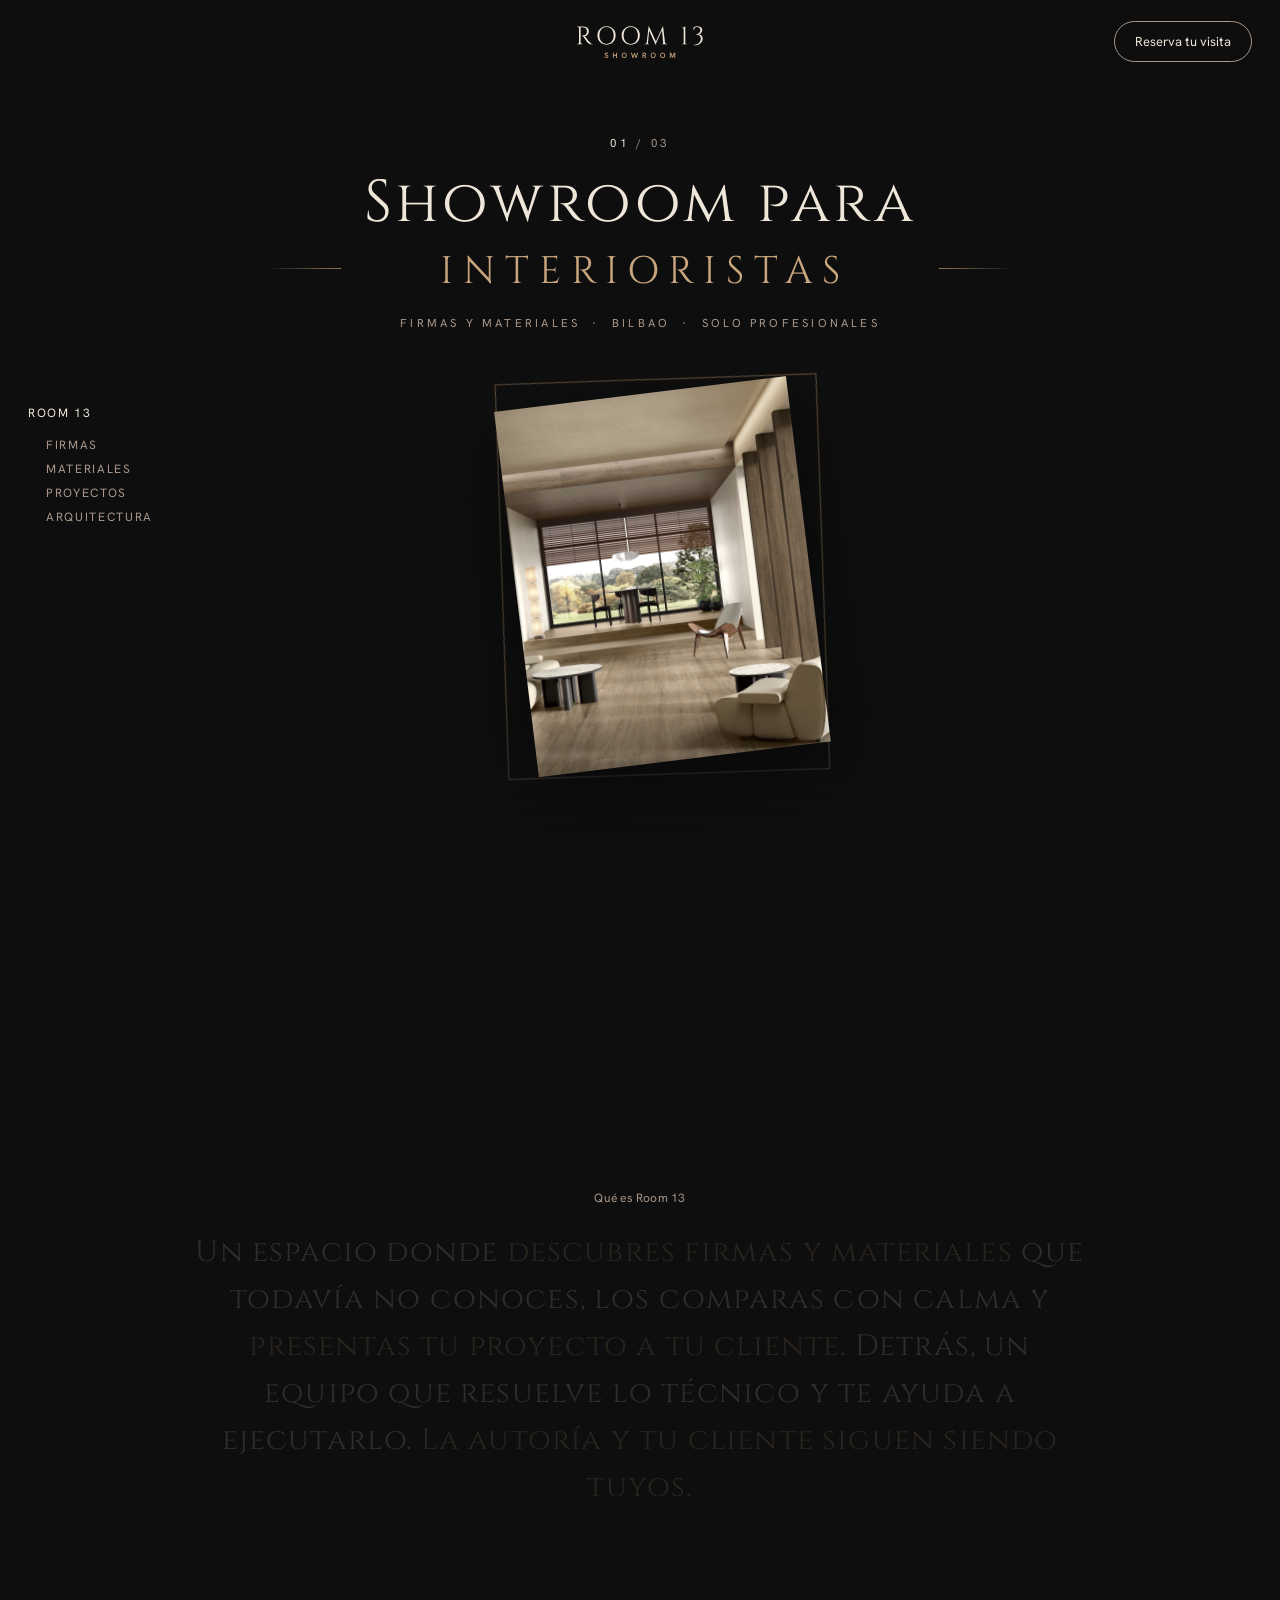
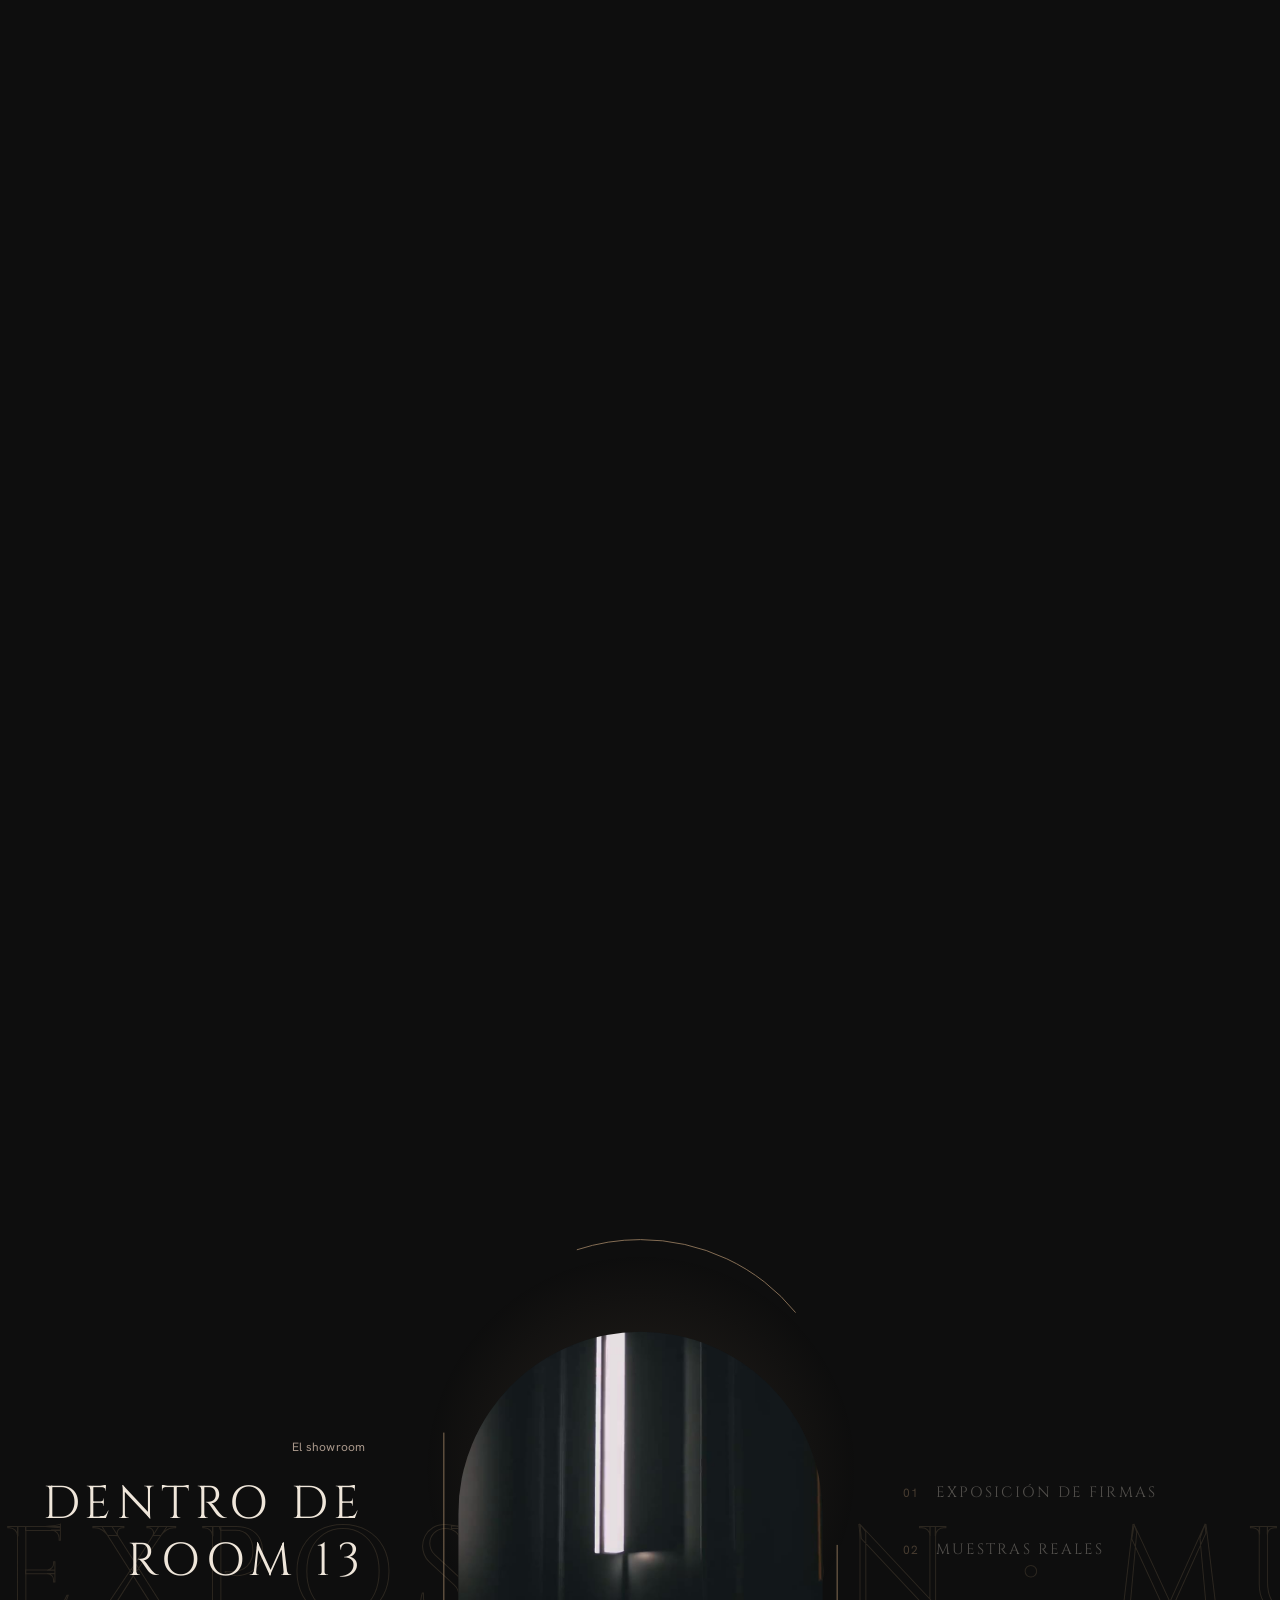
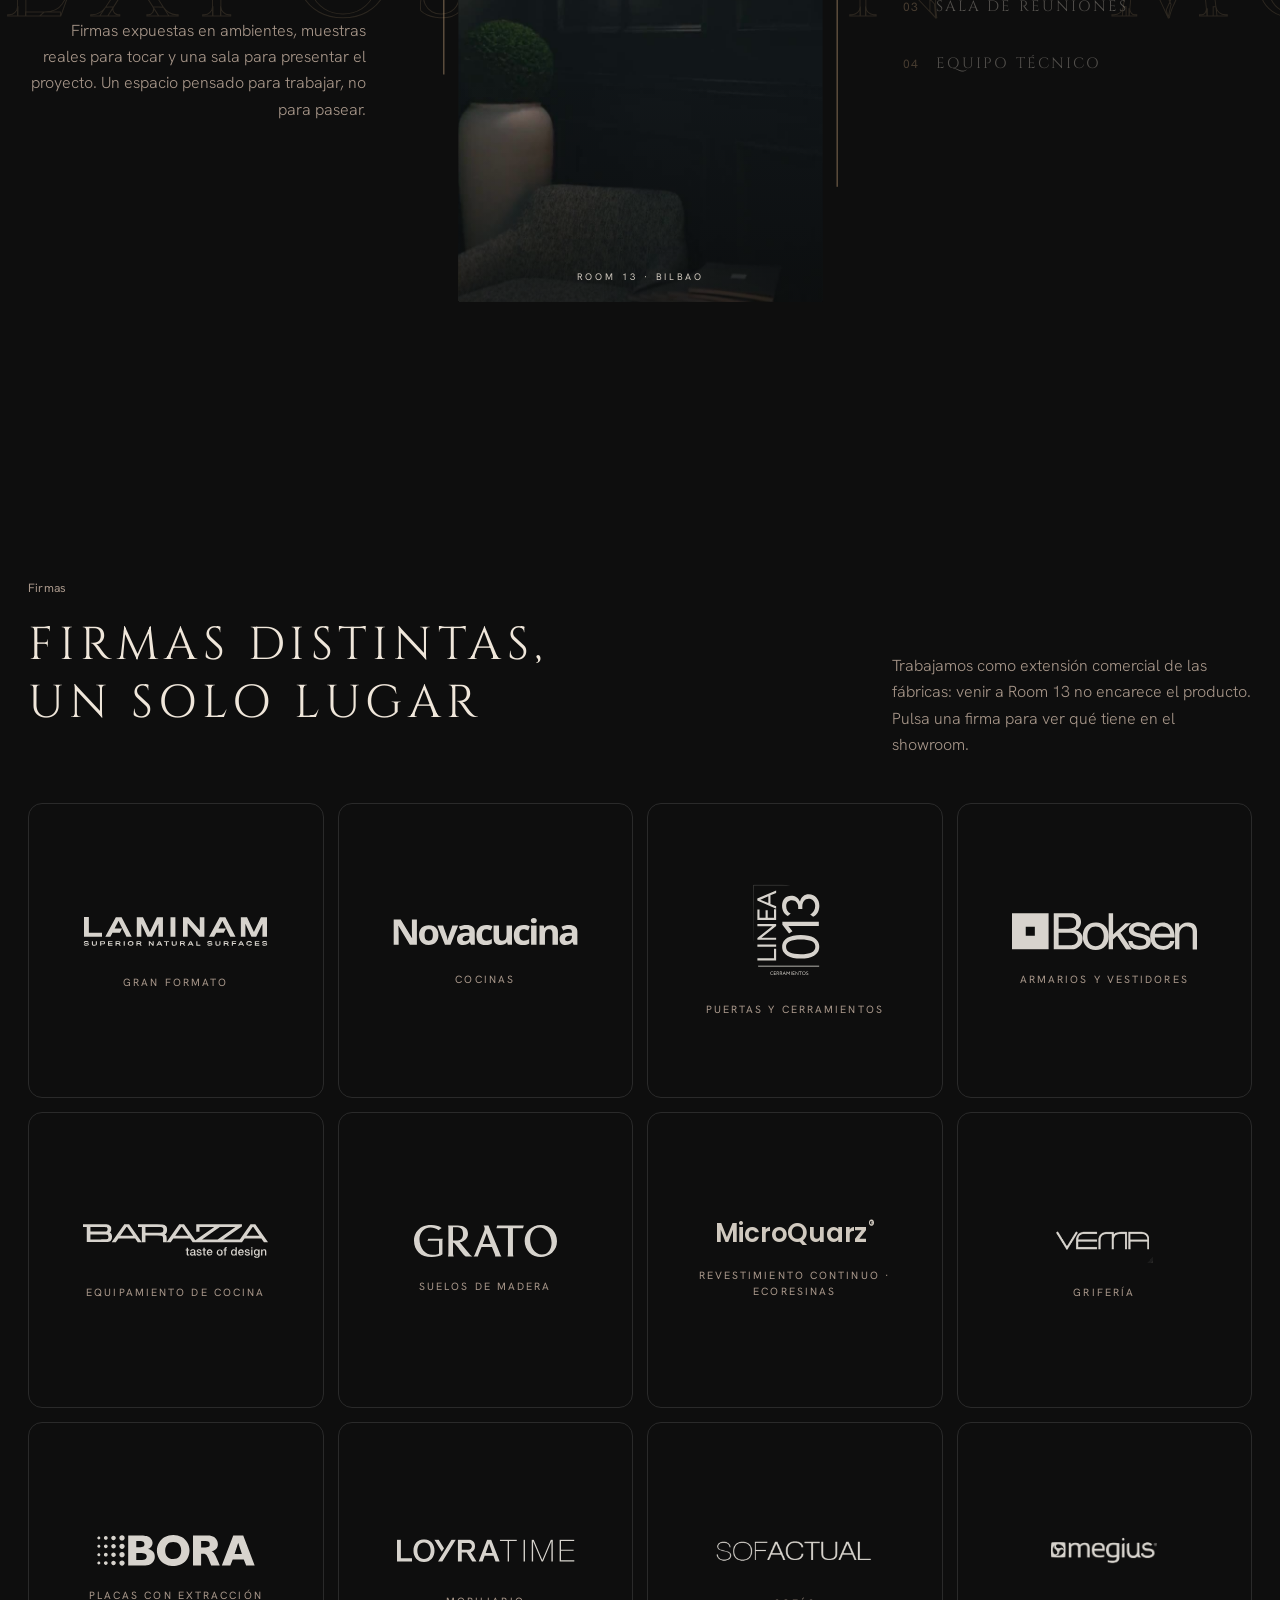
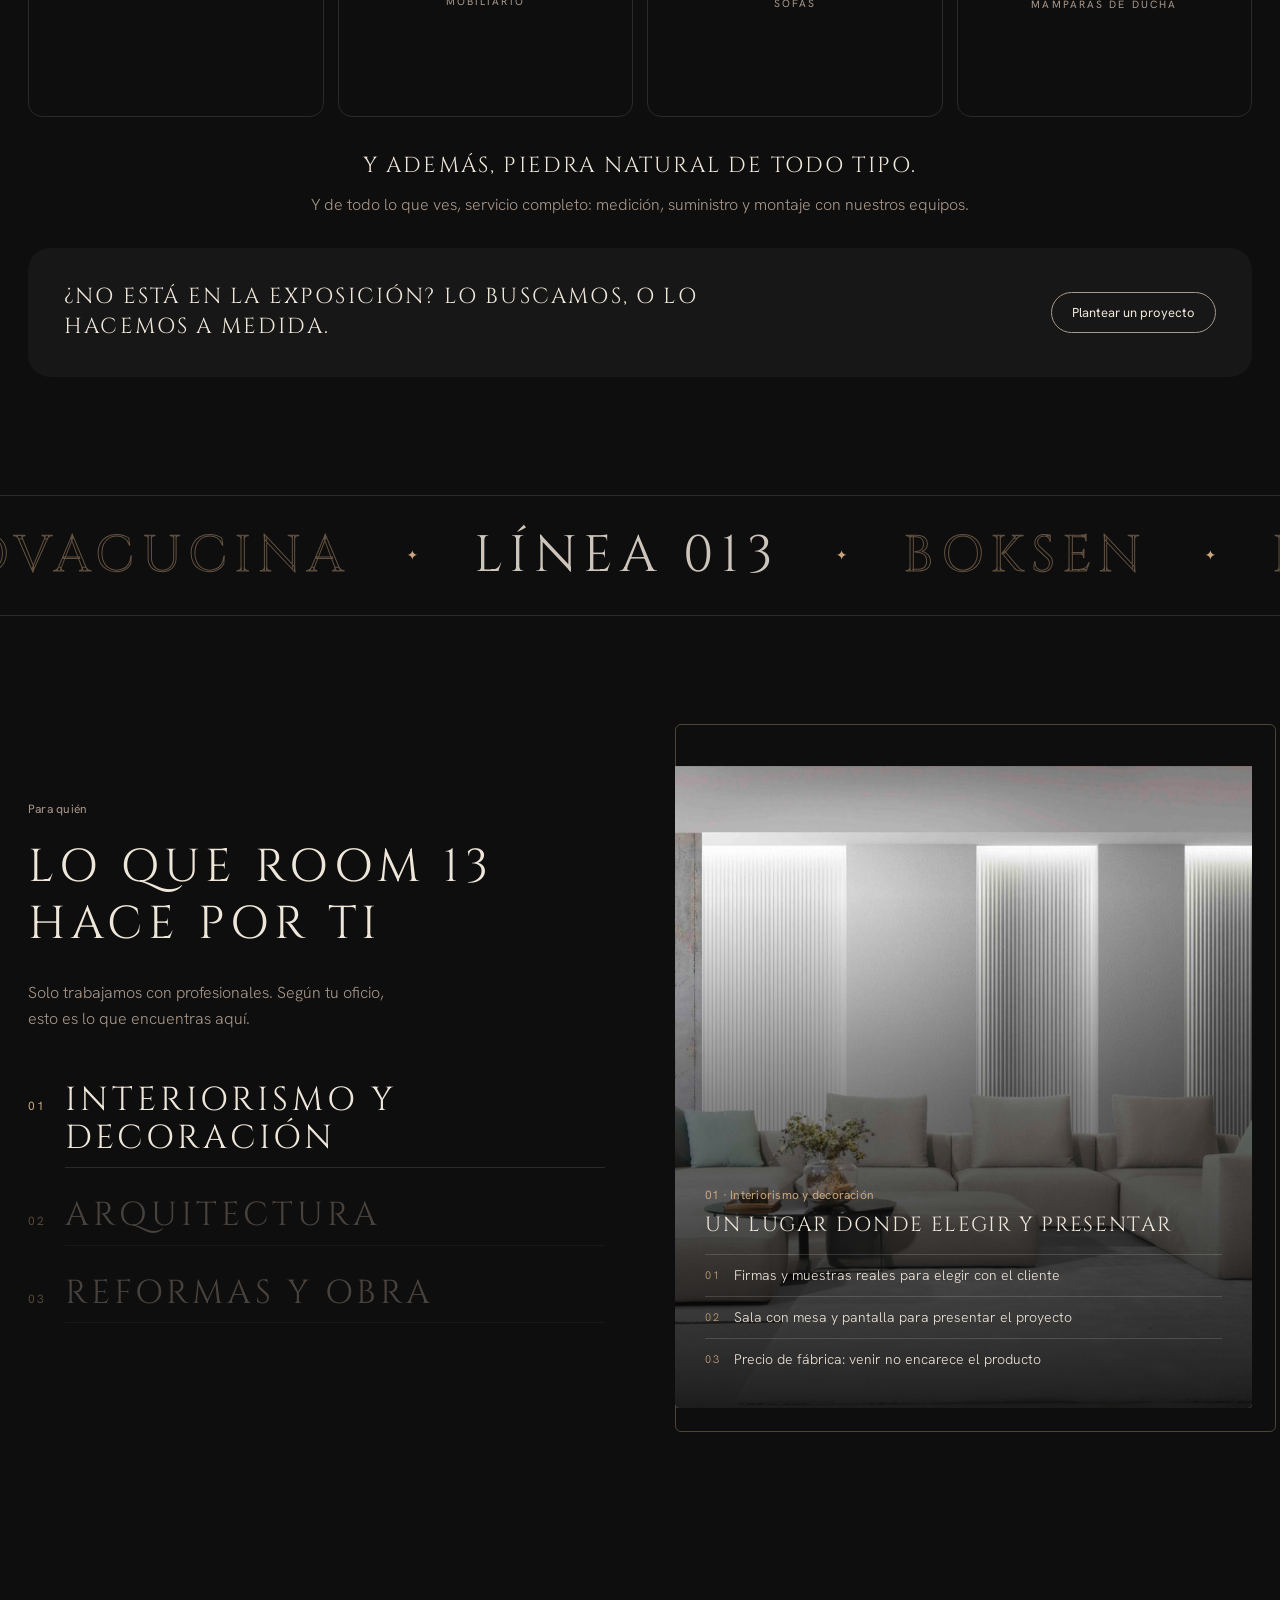
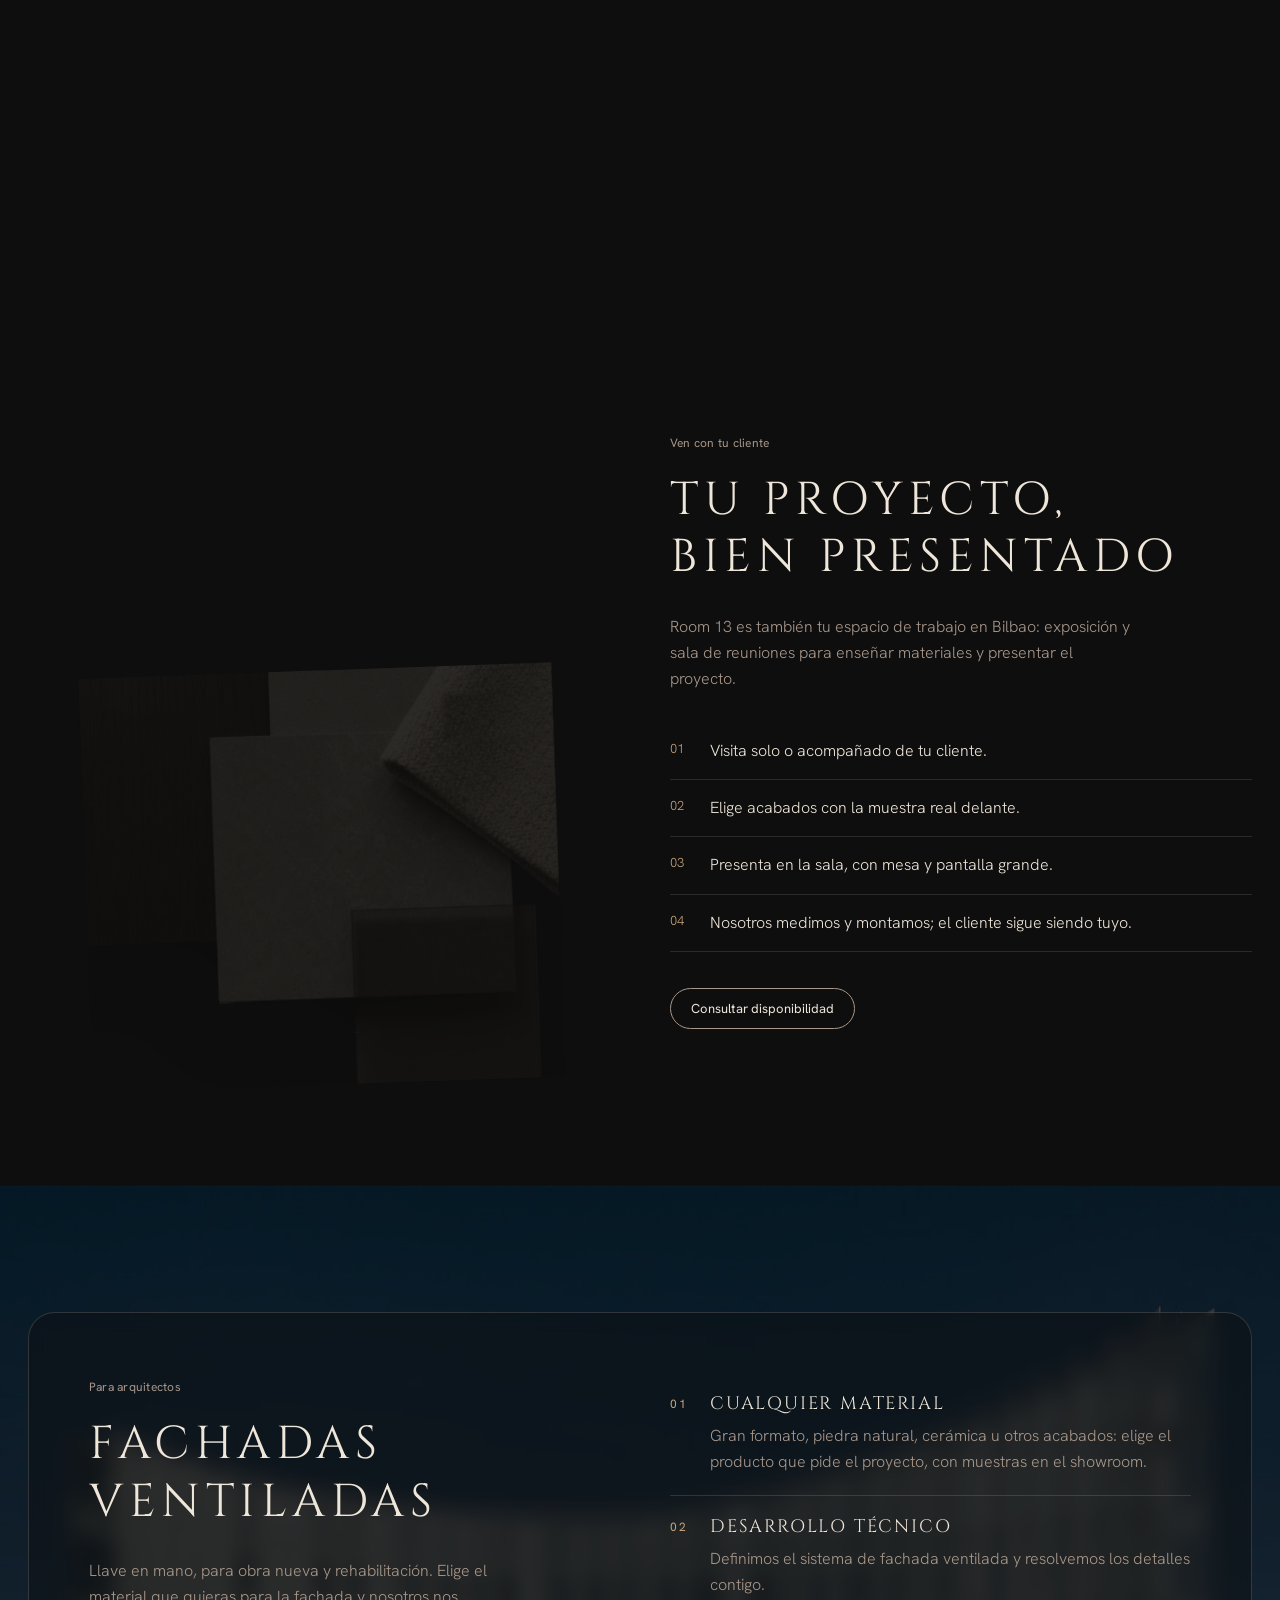
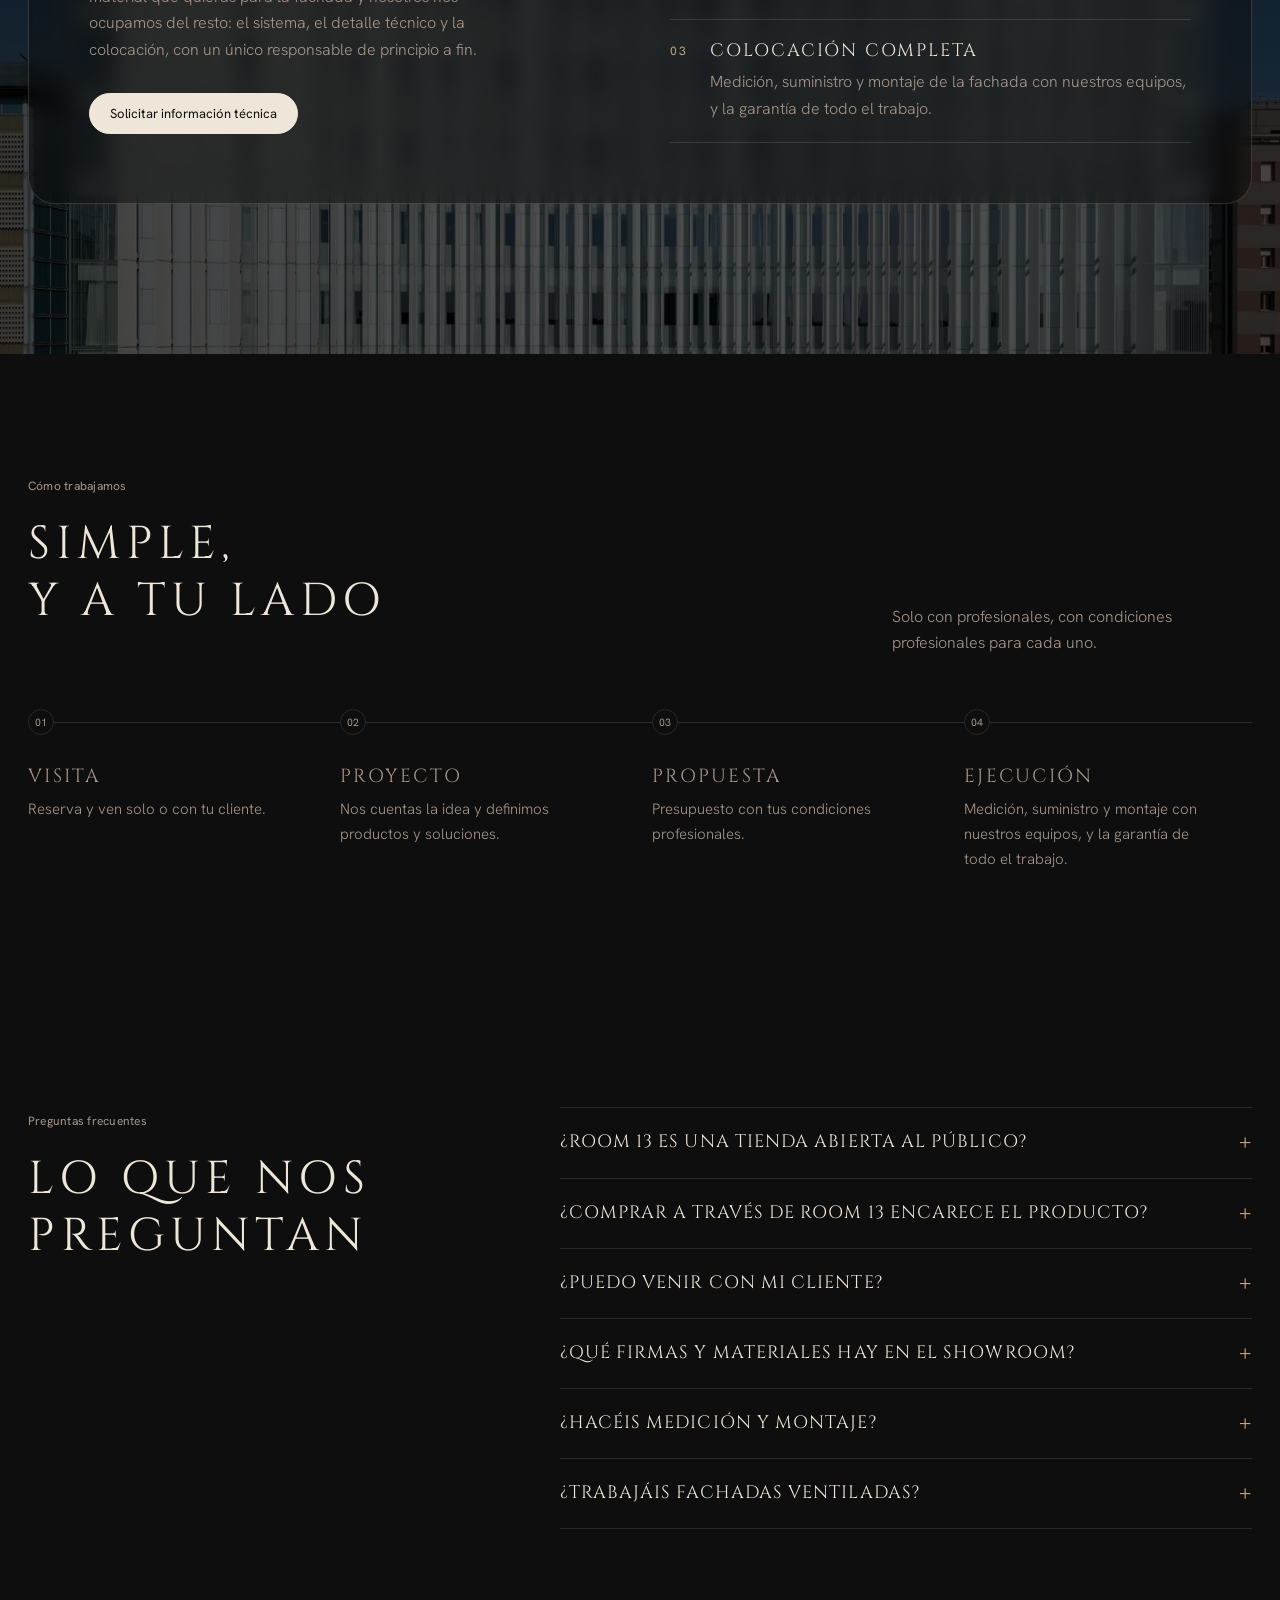
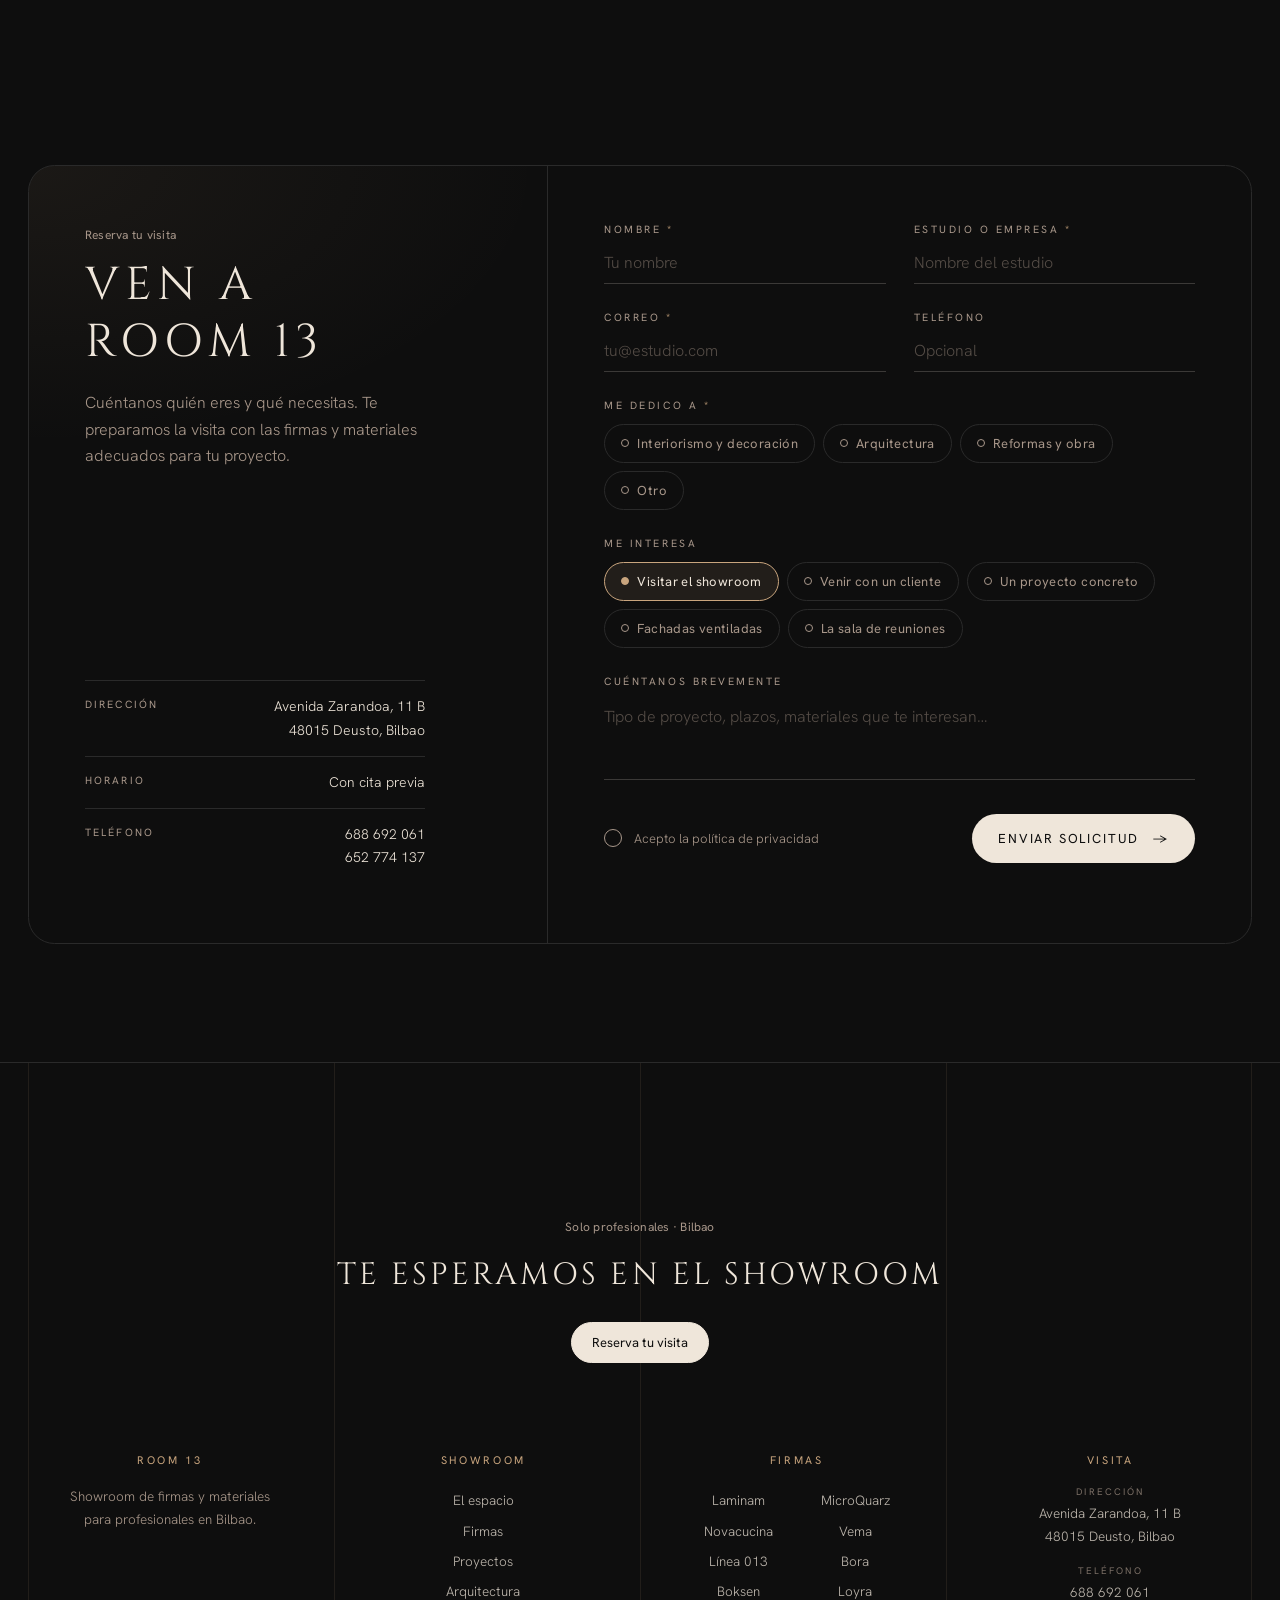
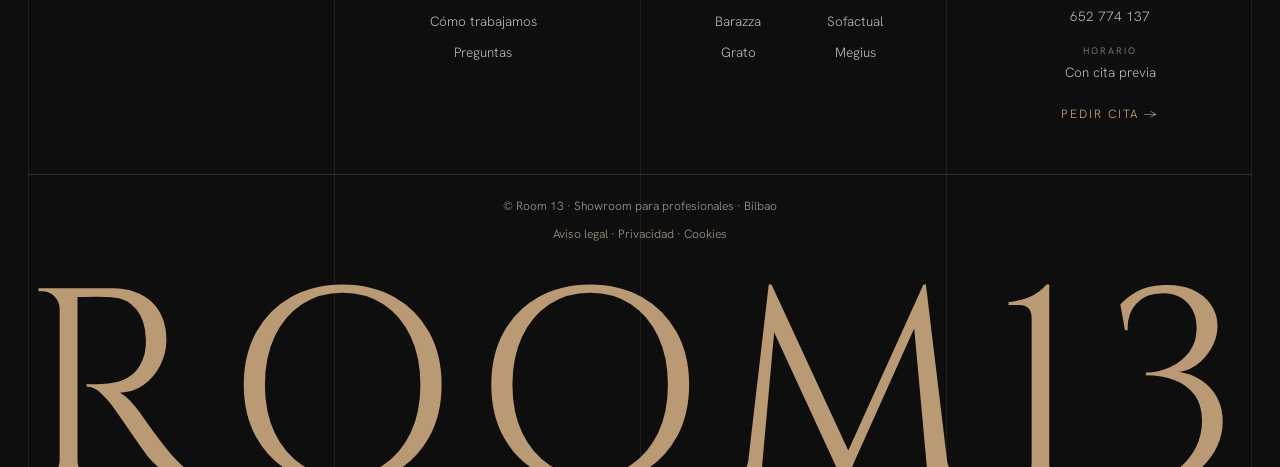
<file: index.html>
<!doctype html>
<html lang="es">
<head>
<meta charset="utf-8">
<meta name="viewport" content="width=device-width, initial-scale=1">
<title>Room 13 · Showroom para interioristas y arquitectos en Bilbao</title>
<meta name="description" content="Showroom de firmas y materiales en Bilbao solo para profesionales: interioristas, arquitectos, decoradores y reformistas. Ven con tu cliente y reserva tu visita.">
<link rel="canonical" href="https://room13.es/">
<meta name="robots" content="index, follow">
<meta name="theme-color" content="#0e0e0e">
<meta property="og:type" content="website">
<meta property="og:site_name" content="Room 13 Showroom">
<meta property="og:locale" content="es_ES">
<meta property="og:title" content="Room 13 · Showroom para interioristas y arquitectos en Bilbao">
<meta property="og:description" content="Showroom de firmas y materiales en Bilbao solo para profesionales: interioristas, arquitectos, decoradores y reformistas. Ven con tu cliente y reserva tu visita.">
<meta property="og:url" content="https://room13.es/">
<meta property="og:image" content="https://room13.es/img/og.jpg">
<meta name="twitter:card" content="summary_large_image">
<meta name="geo.region" content="ES-BI">
<meta name="geo.placename" content="Bilbao">
<meta name="geo.position" content="43.27454;-2.96206">
<meta name="ICBM" content="43.27454, -2.96206">
<script type="application/ld+json">{"@context": "https://schema.org", "@graph": [{"@type": "Organization", "@id": "https://room13.es/#org", "name": "Room 13", "alternateName": "Room 13 Showroom", "url": "https://room13.es/", "logo": "https://room13.es/img/marca/logo-512.png"}, {"@type": ["Store", "HomeAndConstructionBusiness"], "@id": "https://room13.es/#showroom", "name": "Room 13 Showroom", "url": "https://room13.es/", "image": "https://room13.es/img/og.jpg", "logo": "https://room13.es/img/marca/logo-512.png", "description": "Showroom multimarca en Bilbao solo para profesionales: interioristas, arquitectos, decoradores y empresas de reforma. Firmas de cocina, baño, suelos, puertas, mobiliario, piedra natural y fachadas ventiladas.", "parentOrganization": {"@id": "https://room13.es/#org"}, "address": {"@type": "PostalAddress", "streetAddress": "Avenida Zarandoa, 11 B", "addressLocality": "Bilbao", "postalCode": "48015", "addressRegion": "Bizkaia", "addressCountry": "ES"}, "areaServed": [{"@type": "AdministrativeArea", "name": "Bizkaia"}, {"@type": "AdministrativeArea", "name": "Gipuzkoa"}, {"@type": "AdministrativeArea", "name": "Álava"}, {"@type": "AdministrativeArea", "name": "Cantabria"}], "audience": {"@type": "BusinessAudience", "audienceType": "Arquitectos, interioristas, decoradores y empresas de reforma"}, "brand": [{"@type": "Brand", "name": "Laminam"}, {"@type": "Brand", "name": "Novacucina"}, {"@type": "Brand", "name": "Línea 013"}, {"@type": "Brand", "name": "Boksen"}, {"@type": "Brand", "name": "Barazza"}, {"@type": "Brand", "name": "Grato"}, {"@type": "Brand", "name": "MicroQuarz"}, {"@type": "Brand", "name": "Vema"}, {"@type": "Brand", "name": "Bora"}, {"@type": "Brand", "name": "Loyra"}, {"@type": "Brand", "name": "Sofactual"}, {"@type": "Brand", "name": "Megius"}], "knowsAbout": ["Interiorismo", "Cocinas", "Baños", "Suelos de madera", "Piedra natural", "Piedra sinterizada", "Gran formato", "Fachadas ventiladas", "Cerramientos de vidrio", "Armarios a medida", "Grifería", "Mobiliario"], "geo": {"@type": "GeoCoordinates", "latitude": 43.27454, "longitude": -2.96206}, "telephone": "+34688692061", "contactPoint": [{"@type": "ContactPoint", "telephone": "+34688692061", "contactType": "customer service", "areaServed": "ES", "availableLanguage": "es"}, {"@type": "ContactPoint", "telephone": "+34652774137", "contactType": "customer service", "areaServed": "ES", "availableLanguage": "es"}], "hasMap": "https://www.google.com/maps/search/?api=1&query=43.27454,-2.96206"}, {"@type": "WebSite", "@id": "https://room13.es/#web", "url": "https://room13.es/", "name": "Room 13 Showroom", "inLanguage": "es-ES", "publisher": {"@id": "https://room13.es/#org"}}]}</script>
<link rel="icon" href="img/favicon.svg" type="image/svg+xml">
<link rel="apple-touch-icon" href="img/favicon-180.png">
<link rel="preconnect" href="https://fonts.googleapis.com">
<link href="https://fonts.googleapis.com/css2?family=Cinzel:wght@400;500&family=Poppins:wght@600&family=Hanken+Grotesk:wght@300;400;500;600&display=swap" rel="stylesheet">
<style>
  :root {
    --fondo:#0e0e0e; --fondo-2:#171717; --fondo-3:#202020; --texto:#efe6da; --suave:#a8978a; --linea:#2a2a2a; --acento:#c9a57e;
    --logo:Cinzel, 'Trajan Pro', Georgia, serif; --display:Cinzel, 'Trajan Pro', Georgia, serif; --sans:'Hanken Grotesk', system-ui, sans-serif;
    --r:22px; --r-s:14px;
  }
  * { box-sizing:border-box; margin:0; padding:0; }
  html { scroll-behavior:smooth; }
  body { background:var(--fondo); color:var(--texto); font:300 16px/1.65 var(--sans); -webkit-font-smoothing:antialiased; }
  a { color:inherit; text-decoration:none; }
  .ancho { max-width:1280px; margin:0 auto; padding:0 28px; }
  @media (max-width:640px) { .ancho { padding:0 16px; } }
  .peq { font:400 12px/1.5 var(--sans); letter-spacing:.02em; color:var(--suave); }
  h1, h2, h3 { font-family:var(--display); font-weight:400; text-transform:uppercase; line-height:1.18; letter-spacing:.12em; }
  h2 { font-size:clamp(28px, 3.6vw, 54px); margin:18px 0 26px; }
  section { padding:118px 0; }
  @media (max-width:760px) { section { padding:84px 0; } }
  .pildora { display:inline-flex; align-items:center; gap:10px; font:400 13px var(--sans); padding:11px 20px; border:1px solid var(--suave); border-radius:999px; transition:background .3s, color .3s, border-color .3s; }
  .pildora:hover { background:var(--texto); color:var(--fondo); border-color:var(--texto); }
  .pildora.llena { background:var(--texto); color:var(--fondo); border-color:var(--texto); }
  .pildora.llena:hover { background:transparent; color:var(--texto); }

  /* Aparición suave al hacer scroll */
  .aparece { opacity:0; transform:translateY(28px); transition:opacity 1s ease, transform 1s cubic-bezier(.2,.7,.2,1); }
  .aparece.visto { opacity:1; transform:none; }

  /* Cabecera */
  header { position:fixed; inset:0 0 auto; z-index:20; padding:20px 0; transition:background .4s; }
  header.solida { background:none; }
  header::before { content:""; position:absolute; inset:0 0 -46px; z-index:-1; pointer-events:none; opacity:0; transition:opacity .5s ease;
    background:linear-gradient(180deg, rgba(14,14,14,.78) 0%, rgba(14,14,14,.45) 50%, rgba(14,14,14,0) 100%);
    -webkit-backdrop-filter:blur(12px) saturate(1.1); backdrop-filter:blur(12px) saturate(1.1);
    -webkit-mask-image:linear-gradient(180deg, #000 0%, #000 45%, transparent 100%); mask-image:linear-gradient(180deg, #000 0%, #000 45%, transparent 100%); }
  header.solida::before { opacity:1; }
  header .ancho { display:grid; grid-template-columns:1fr auto 1fr; align-items:center; gap:20px; }
  header nav { display:flex; gap:22px; font-size:12.5px; letter-spacing:.06em; opacity:0; pointer-events:none; transition:opacity .4s; }
  header.solida nav { opacity:1; pointer-events:auto; }
  header nav a { color:var(--suave); transition:color .2s; } header nav a:hover { color:var(--texto); }
  header .pildora { justify-self:end; }
  .marca-peq { font:400 19px/1 var(--logo); letter-spacing:.14em; justify-self:center; }
  @media (max-width:980px) { header nav { display:none; } }
  @media (max-width:760px) { header .ancho { grid-template-columns:auto 1fr; } .marca-peq { justify-self:start; } }

  /* Materiales (en lugar de fotos hasta tener las de las firmas) */
  .m { border-radius:var(--r); overflow:hidden; }
  .nogal { background:repeating-linear-gradient(92deg, #3b2a1f 0 3px, #46321f 3px 7px, #352519 7px 9px); }
  .roble { background:repeating-linear-gradient(90deg, #a98a63 0 4px, #b5966c 4px 9px, #9e7f58 9px 11px); }
  .onix { background:radial-gradient(ellipse at 35% 40%, #f0b45c, #b4651f 35%, #4a2410 70%, #1d0f08); }
  .marmol { background:linear-gradient(118deg, transparent 46%, rgba(255,255,255,.6) 47%, transparent 49%), linear-gradient(40deg, transparent 60%, rgba(255,255,255,.35) 61%, transparent 62%), #2b211a; }
  .calacata { background:linear-gradient(130deg, transparent 40%, #b9b2a8 41%, transparent 43%), linear-gradient(20deg, transparent 70%, #cfc8be 71%, transparent 72%), #e9e5df; }
  .micro { background:radial-gradient(circle at 20% 30%, rgba(255,255,255,.1), transparent 45%), radial-gradient(circle at 80% 70%, rgba(0,0,0,.18), transparent 45%), #8a8780; }
  .granito { background:radial-gradient(#5d5a57 15%, transparent 16%) 0 0/7px 7px, radial-gradient(#1c1b1a 15%, transparent 16%) 3px 4px/7px 7px, #393634; }
  .arena { background:#cdbfa8; } .carbon { background:#2e231b; }

  /* Portada: «Showroom de» fijo y una palabra que cambia; menú vertical a la izquierda y foto girada que se corta abajo */
  .portada { position:relative; min-height:100svh; padding:0; overflow:hidden; display:flex; flex-direction:column; align-items:center; }
  .portada .contador { margin-top:max(120px, 15svh); font:400 11.5px var(--sans); letter-spacing:.3em; color:var(--suave); }
  .portada .contador b { color:var(--texto); font-weight:400; }
  .portada h1 { text-align:center; margin-top:22px; position:relative; z-index:1; }
  .portada h1 .l1 { display:block; font:400 clamp(30px, 4.6vw, 70px)/1.1 var(--display); letter-spacing:.06em; text-transform:none; color:var(--texto); }
  .portada h1 .l2 { display:block; position:relative; height:1.3em; overflow:hidden; margin-top:6px; font:400 clamp(19px, 3vw, 44px)/1.3 var(--display); letter-spacing:.26em; margin-right:-.26em; color:var(--acento); }
  .portada h1 .rayas { display:flex; align-items:center; justify-content:center; gap:22px; margin-top:4px; }
  .portada h1 .rayas i { width:clamp(30px, 6vw, 90px); height:1px; background:linear-gradient(90deg, transparent, rgba(201,165,126,.7)); }
  .portada h1 .rayas i:last-child { background:linear-gradient(90deg, rgba(201,165,126,.7), transparent); }
  .portada h1 .rayas .l2 { flex:none; width:clamp(260px, 44vw, 720px); }
  .portada h1 .l2 span { position:absolute; left:0; right:0; transform:translateY(105%); transition:transform .9s cubic-bezier(.7,0,.2,1); }
  .portada h1 .l2 span.ya { transform:translateY(0); }
  .portada h1 .l2 span.fue { transform:translateY(-105%); }
  .portada .menu { position:absolute; left:max(28px, calc((100vw - 1280px) / 2 + 28px)); top:52%; transform:translateY(-50%); z-index:3; font:400 12px/1 var(--sans); letter-spacing:.14em; text-transform:uppercase; }
  .portada .menu p { color:var(--texto); margin-bottom:14px; }
  .portada .menu a { display:flex; align-items:center; gap:8px; padding:6px 0 6px 18px; color:var(--suave); position:relative; transition:color .3s, padding .4s; }
  .portada .menu a::before { content:"→"; position:absolute; left:0; opacity:0; transform:translateX(-6px); transition:opacity .3s, transform .3s; color:var(--acento); }
  .portada .bajada { margin-top:18px; font:400 11.5px var(--sans); letter-spacing:.28em; text-transform:uppercase; color:var(--suave); text-align:center; position:relative; z-index:1; }
  .portada .bajada span { color:var(--acento); margin:0 6px; }
  .portada .menu a.activo, .portada .menu a:hover { color:var(--texto); }
  .portada .menu a:hover::before { opacity:1; transform:none; }
  .portada .menu a.activo::before { opacity:1; transform:none; }
  .portada .foto-inicio { position:relative; z-index:2; width:min(23vw, 330px); aspect-ratio:4/5; margin-top:clamp(40px, 5vw, 70px); transform:rotate(var(--r, -7deg)) translateY(var(--y, 0px)); transform-origin:50% 0; }
  .portada .foto-inicio .marco { position:absolute; inset:-14px; border:1px solid rgba(201,165,126,.45); transform:rotate(5deg); pointer-events:none; }
  .portada .foto-inicio .img { position:absolute; inset:0; overflow:hidden; box-shadow:0 30px 70px rgba(0,0,0,.55); }
  .portada .foto-inicio img { width:100%; height:100%; object-fit:cover; display:block; transform:scale(1.06); filter:saturate(.9); }
  .portada::after { content:""; position:absolute; left:0; right:0; bottom:0; height:22%; z-index:2; background:linear-gradient(0deg, var(--fondo), transparent); pointer-events:none; }
  @media (max-width:980px) {
    .portada .menu { position:static; transform:none; margin-top:26px; display:flex; flex-wrap:wrap; justify-content:center; gap:4px 16px; }
    .portada .menu p { width:100%; text-align:center; margin-bottom:4px; }
    .portada .menu a { padding:6px 0 6px 16px; }
    .portada .foto-inicio { width:min(58vw, 260px); margin-top:44px; }
  }

  /* Texto centrado */
  .centrado { text-align:center; }
  .centrado .peq { display:block; margin-bottom:22px; }
  .centrado .frase { font:400 clamp(20px, 2.3vw, 31px)/1.6 var(--display); letter-spacing:.04em; max-width:900px; margin:0 auto; color:var(--texto); }
  /* Qué es: el texto se queda fijo mientras bajas y se va encendiendo palabra a palabra; lo importante se subraya */
  .que-es { height:200vh; padding:0; }
  .que-es .fijo { position:sticky; top:0; min-height:100svh; display:flex; flex-direction:column; justify-content:center; }
  [data-iluminar] span { opacity:.14; transition:opacity .45s ease; }
  [data-iluminar] span.luz { opacity:1; }
  [data-iluminar] u { text-decoration:none; color:var(--acento); background:linear-gradient(var(--acento), var(--acento)) 0 100% / 0 1px no-repeat; transition:background-size .9s cubic-bezier(.6,0,.2,1); }
  [data-iluminar] u.luz { background-size:100% 1px; }
  /* Paneles de la portada: se desplazan a distinto ritmo al bajar */
  .portada .fondo-m .m { will-change:transform; }

  /* ¿No está en la exposición? */
  .cab { display:flex; justify-content:space-between; align-items:flex-end; gap:32px; flex-wrap:wrap; margin-bottom:44px; }
  .cab p { max-width:360px; color:var(--suave); }
  .medida { margin-top:14px; background:var(--fondo-2); border-radius:var(--r); padding:34px 36px; display:flex; justify-content:space-between; align-items:center; gap:24px; flex-wrap:wrap; }
  .medida p { font:400 clamp(17px, 1.7vw, 23px)/1.4 var(--display); letter-spacing:.1em; text-transform:uppercase; max-width:760px; }

  /* El showroom: el vídeo dentro de un arco; detrás pasa una cinta de palabras y el arco se abre al bajar */
  .showroom { position:relative; overflow:hidden; }
  .showroom .cinta { position:absolute; left:0; top:50%; display:flex; white-space:nowrap; transform:translateY(-50%); pointer-events:none; z-index:0; animation:cinta 70s linear infinite; }
  .showroom .cinta span { font:400 clamp(70px, 10vw, 160px)/1 var(--display); letter-spacing:.14em; text-transform:uppercase; color:transparent; -webkit-text-stroke:1px rgba(201,165,126,.16); padding-right:.6em; }
  @keyframes cinta { to { transform:translate(-50%, -50%); } }
  .showroom .rej { position:relative; z-index:1; display:grid; grid-template-columns:minmax(0, 1fr) auto minmax(0, 1fr); gap:72px; align-items:center; }
  .arco { position:relative; height:min(80svh, 740px); aspect-ratio:9/16; transform:scale(var(--s, .9)); }
  .arco .hueco { position:absolute; inset:0; border-radius:999px 999px 10px 10px; overflow:hidden; clip-path:inset(var(--c, 12%) 0 0 0 round 999px 999px 10px 10px); box-shadow:0 40px 80px rgba(0,0,0,.6); background:#151515; }
  .arco video { width:100%; height:100%; object-fit:cover; display:block; transform:scale(var(--z, 1.15)); }
  .arco .hueco::after { content:""; position:absolute; inset:0; background:linear-gradient(0deg, rgba(10,10,10,.55), transparent 35%); pointer-events:none; }
  .arco .pie-v { position:absolute; left:0; right:0; bottom:22px; text-align:center; z-index:2; font:400 10.5px var(--sans); letter-spacing:.3em; text-transform:uppercase; color:var(--texto); opacity:.85; }
  .arco svg { position:absolute; inset:-16px; width:calc(100% + 32px); height:calc(100% + 32px); overflow:visible; pointer-events:none; }
  .arco svg path { fill:none; stroke:var(--acento); stroke-width:1; vector-effect:non-scaling-stroke; opacity:.7; stroke-dasharray:1; stroke-dashoffset:var(--d, 1); }
  .arco .brillo { position:absolute; left:50%; top:-6%; width:140%; aspect-ratio:1; transform:translateX(-50%); background:radial-gradient(circle, rgba(201,165,126,.14), transparent 60%); z-index:-1; pointer-events:none; }
  .showroom .rej > .texto-sr { justify-self:end; text-align:right; max-width:380px; }
  .showroom .rej > .texto-sr p { margin-left:auto; }
  .showroom .lista { list-style:none; justify-self:start; width:100%; max-width:340px; }
  .showroom .lista li { transform:translateX(-12px) !important; } .showroom .lista li.luz { transform:none !important; }
  .showroom .lista li { position:relative; padding:18px 0 18px 0; display:flex; gap:16px; align-items:baseline; opacity:.3; transition:opacity .6s, transform .6s; transform:translateX(12px); }
  .showroom .lista li::after { content:""; position:absolute; left:0; right:0; bottom:0; height:1px; background:linear-gradient(90deg, var(--acento), transparent); transform:scaleX(0); transform-origin:left; transition:transform .9s cubic-bezier(.6,0,.2,1); }
  .showroom .lista li.luz { opacity:1; transform:none; } .showroom .lista li.luz::after { transform:scaleX(1); }
  .showroom .lista li span { font:400 12px var(--sans); color:var(--acento); letter-spacing:.14em; }
  .showroom .lista b { font:400 15px var(--display); letter-spacing:.14em; text-transform:uppercase; }
  @media (max-width:980px) { .showroom .rej > .texto-sr { justify-self:center; text-align:center; } .showroom .rej > .texto-sr p { margin:0 auto; } .showroom .lista { justify-self:center; } }
  @media (max-width:980px) { .showroom .rej { grid-template-columns:1fr; gap:48px; } .arco { height:auto; width:min(76vw, 380px); margin:0 auto; } .showroom .cinta { top:52%; } }
  @media (prefers-reduced-motion:reduce) { .showroom .cinta { animation:none; } }

  /* Para quién: sección fija; al bajar se recorren los tres oficios */
  .para { position:relative; padding:0; }
  .para .fijo { position:sticky; top:0; height:100svh; display:flex; align-items:center; overflow:hidden; }
  .para .rej { width:100%; display:grid; grid-template-columns:1fr 1fr; gap:70px; align-items:center; }
  .oficios { list-style:none; margin-top:34px; }
  .oficio { display:flex; align-items:baseline; gap:18px; padding:14px 0; cursor:pointer; color:var(--suave); opacity:.38; transition:opacity .5s, color .5s; border:0; background:none; text-align:left; width:100%; }
  .oficio .n { font:400 12px var(--sans); letter-spacing:.2em; color:var(--acento); }
  .oficio b { font:400 clamp(22px, 2.6vw, 36px)/1.15 var(--display); letter-spacing:.12em; text-transform:uppercase; }
  .oficio.activo { opacity:1; color:var(--texto); }
  .oficio .barra { display:block; height:1px; background:var(--linea); margin-top:10px; position:relative; overflow:hidden; }
  .oficio .barra i { position:absolute; inset:0; background:var(--acento); transform:scaleX(var(--p, 0)); transform-origin:left; }
  .escena { position:relative; aspect-ratio:4/5; max-height:76svh; width:100%; justify-self:end; }
  .escena .foto { position:absolute; inset:0; overflow:hidden; border-radius:4px; clip-path:inset(0 0 100% 0); transition:clip-path 1s cubic-bezier(.7,0,.2,1); }
  .escena .foto.ya { clip-path:inset(0); }
  .escena .foto img { width:100%; height:100%; object-fit:cover; transform:scale(1.12); transition:transform 1.6s cubic-bezier(.2,.7,.2,1); }
  .escena .foto.ya img { transform:scale(1); }
  .escena .foto::after { content:""; position:absolute; inset:0; background:linear-gradient(0deg, rgba(8,8,8,.9) 0%, rgba(8,8,8,.45) 45%, transparent 75%); }
  .escena .info { position:absolute; left:30px; right:30px; bottom:28px; z-index:2; }
  .escena .info p.lema { font:400 clamp(17px, 1.6vw, 21px)/1.35 var(--display); letter-spacing:.08em; text-transform:uppercase; margin-bottom:14px; }
  .escena .info ul { list-style:none; }
  .escena .info li { display:flex; gap:14px; font-size:14px; padding:9px 0; border-top:1px solid rgba(239,230,218,.16); opacity:0; transform:translateY(10px); transition:opacity .6s, transform .6s; }
  .escena .info li span { color:var(--acento); font-size:11px; letter-spacing:.14em; padding-top:2px; }
  .escena .info.ya li { opacity:1; transform:none; }
  .escena .info.ya li:nth-child(2) { transition-delay:.12s; } .escena .info.ya li:nth-child(3) { transition-delay:.24s; }
  .escena .info { opacity:0; transition:opacity .2s; } .escena .info.ya { opacity:1; transition:opacity .5s .35s; }
  .escena .marco-esc { position:absolute; inset:-12px; border:1px solid rgba(201,165,126,.35); border-radius:6px; pointer-events:none; transform:translate(12px, 12px); }
  @media (max-width:900px) {
    .para { height:auto !important; padding:76px 0; } .para .fijo { position:static; height:auto; display:block; }
    .para .rej { grid-template-columns:1fr; gap:0; } .oficios, .para .rej > div:first-child > .oficios { display:none; }
    .escena { display:grid; gap:18px; aspect-ratio:auto; max-height:none; margin-top:30px; } .escena .marco-esc { display:none; }
    .escena .foto { position:relative; aspect-ratio:4/5; clip-path:none; } .escena .foto img { transform:none; }
    .escena .info { opacity:1; position:static; padding:4px 0 34px; } .escena .info li { opacity:1; transform:none; } .escena .foto::after { display:none; }
  }

  /* Firmas */
  .firmas { display:grid; grid-template-columns:repeat(4,1fr); gap:14px; }
  .firma { aspect-ratio:1; border:1px solid var(--linea); border-radius:var(--r-s); display:flex; flex-direction:column; align-items:center; justify-content:center; gap:22px; padding:18px; text-align:center; transition:background .35s, border-color .35s; }
  .firma:hover { background:var(--fondo-2); border-color:var(--suave); }
  .firmas.aparece { opacity:1; transform:none; }
  .firmas .firma { opacity:0; transform:translateY(18px); transition:opacity .8s ease, transform .8s cubic-bezier(.2,.7,.2,1), background .35s, border-color .35s; }
  .firmas.visto .firma { opacity:1; transform:none; }
  @media (prefers-reduced-motion:reduce) { .firmas .firma { opacity:1; transform:none; } }
  /* Logos: todos al mismo tono (crema) y en la misma caja; el filtro los pasa a un solo color */
  .firma .logo { width:72%; height:calc(44px * var(--e, 1)); object-fit:contain; filter:brightness(0) invert(.92) sepia(.12); opacity:.88; transition:opacity .35s; }
  .firma:hover .logo { opacity:1; }
  .firma .logo-texto { width:auto; height:auto; filter:none; font:600 26px/1 Poppins, var(--sans); letter-spacing:-.01em; color:#ece4d9; }
  .firma .logo-texto sup { font-size:.45em; vertical-align:top; margin-left:1px; }
  @media (max-width:860px) { .firma .logo-texto { font-size:18px; } }
  .firma .peq { letter-spacing:.2em; text-transform:uppercase; font-size:10.5px; }
  @media (max-width:860px) { .firmas { grid-template-columns:repeat(2,1fr); gap:10px; } .firma .logo { height:calc(30px * var(--e, 1)); } }
  .nota { margin-top:18px; text-align:center; }
  .ademas { margin:34px auto 30px; max-width:720px; text-align:center; color:var(--suave); }
  .ademas b { display:block; font:400 clamp(17px, 1.7vw, 22px)/1.4 var(--display); letter-spacing:.1em; text-transform:uppercase; color:var(--texto); margin-bottom:10px; }

  /* Cliente: mesa de materiales con muestras reales de las firmas, que se colocan solas al bajar */
  .cliente .ancho { display:grid; grid-template-columns:1fr 1fr; gap:60px; align-items:center; }
  .mesa { position:relative; aspect-ratio:1122/1402; --a:0; width:min(100%, calc(70svh * 1122 / 1402)); justify-self:center; }
  .tirador-boksen { position:absolute; left:16.2%; top:55.5%; height:35%; width:auto; z-index:3; pointer-events:none;
    filter:drop-shadow(-6px 10px 9px rgba(0,0,0,.55)) drop-shadow(-1px 2px 2px rgba(0,0,0,.4)) contrast(1.05);
    opacity:calc(var(--a) * 1); transform:translateY(calc((1 - var(--a)) * 90px)) rotate(calc((1 - var(--a)) * 6deg)); }
  .composicion { position:absolute; inset:0; width:100%; height:100%; object-fit:contain; filter:drop-shadow(-18px 30px 40px rgba(0,0,0,.6));
    opacity:calc(.15 + var(--a) * .85); transform:translateY(calc((1 - var(--a)) * 60px)) scale(calc(.94 + var(--a) * .06)) rotate(calc((1 - var(--a)) * -2deg));
    clip-path:inset(calc((1 - var(--a)) * 30%) 0 0 0); }
  .pieza { position:absolute; background-size:cover; background-position:center; will-change:transform, opacity; transition:filter .4s;
    box-shadow:0 1px 0 rgba(255,255,255,.14) inset, 0 2px 0 rgba(0,0,0,.6), -14px 24px 34px -8px rgba(0,0,0,.75), -3px 6px 12px rgba(0,0,0,.55); }
  /* Grano y luz sobre cada muestra: la luz entra por arriba a la derecha */
  .pieza::after { content:""; position:absolute; inset:0; border-radius:inherit; pointer-events:none; background:linear-gradient(222deg, rgba(255,248,235,.26), transparent 38%, transparent 70%, rgba(20,12,6,.18)), url("data:image/svg+xml,%3Csvg xmlns='http://www.w3.org/2000/svg' width='160' height='160'%3E%3Cfilter id='n'%3E%3CfeTurbulence type='fractalNoise' baseFrequency='.85' numOctaves='3' stitchTiles='stitch'/%3E%3CfeColorMatrix values='0 0 0 0 .5 0 0 0 0 .45 0 0 0 0 .4 0 0 0 .55 0'/%3E%3C/filter%3E%3Crect width='100%25' height='100%25' filter='url(%23n)'/%3E%3C/svg%3E"); background-size:auto, 160px; mix-blend-mode:overlay; }
  .pieza:hover { filter:brightness(1.08); z-index:20 !important; }
  .pieza.madera { filter:saturate(1.05) contrast(1.04); }
  .pieza.nogal-osc { filter:saturate(.72) brightness(.78) contrast(1.08) sepia(.12); }
  .rotulo.ajusta { flex-direction:row-reverse; transform:translateX(-100%); } .rotulo.ajusta u { transform-origin:right; }
  .pieza.piedra::after { background:linear-gradient(222deg, rgba(255,255,255,.35), transparent 45%, rgba(0,0,0,.08)), url("data:image/svg+xml,%3Csvg xmlns='http://www.w3.org/2000/svg' width='160' height='160'%3E%3Cfilter id='n'%3E%3CfeTurbulence type='fractalNoise' baseFrequency='.85' numOctaves='3' stitchTiles='stitch'/%3E%3CfeColorMatrix values='0 0 0 0 .5 0 0 0 0 .45 0 0 0 0 .4 0 0 0 .55 0'/%3E%3C/filter%3E%3Crect width='100%25' height='100%25' filter='url(%23n)'/%3E%3C/svg%3E"); background-size:auto, 160px; }
  .pieza.metal::after { background:linear-gradient(100deg, rgba(0,0,0,.35), rgba(255,220,180,.35) 38%, rgba(0,0,0,.2) 46%, rgba(255,235,210,.25) 70%, rgba(0,0,0,.3)); mix-blend-mode:overlay; }
  .pieza.vidrio { background:linear-gradient(140deg, rgba(120,82,48,.42), rgba(70,46,28,.5)); backdrop-filter:blur(2.5px) saturate(.85) brightness(.85); -webkit-backdrop-filter:blur(2.5px) saturate(.85) brightness(.85); border:1px solid rgba(255,235,205,.35); box-shadow:inset 0 0 0 1px rgba(255,240,220,.12), -8px 14px 22px -8px rgba(45,32,22,.35); }
  .pieza.vidrio::after { background:linear-gradient(125deg, transparent 30%, rgba(255,245,230,.28) 36%, transparent 44%, transparent 60%, rgba(255,245,230,.12) 64%, transparent 70%); mix-blend-mode:screen; }
  .tirador { position:absolute; left:16%; top:24%; height:50%; width:13px; }
  .tirador .barra { position:absolute; inset:0; border-radius:7px;
    background:repeating-linear-gradient(0deg, rgba(255,255,255,.05) 0 1px, transparent 1px 3px), linear-gradient(90deg, #2b1e15 0%, #5e432f 18%, #b48a62 40%, #e6c9a2 48%, #9c7653 60%, #4a3324 82%, #24180f 100%);
    box-shadow:-9px 12px 9px rgba(0,0,0,.55), -3px 4px 3px rgba(0,0,0,.45); }
  .tirador .barra::before, .tirador .barra::after { content:""; position:absolute; left:50%; width:7px; height:7px; border-radius:50%; transform:translateX(-50%); background:radial-gradient(circle at 35% 30%, #f0d8b4, #8a6646 60%, #3a281b); box-shadow:0 0 0 1px rgba(0,0,0,.25); }
  .tirador .barra::before { top:9%; } .tirador .barra::after { bottom:9%; }
  .pieza.tela { border-radius:2px 2px 2px 42% / 2px 2px 2px 26%; }
  .pieza.tela::before { content:""; position:absolute; inset:0; border-radius:inherit; pointer-events:none; background:radial-gradient(ellipse 70% 55% at 0% 100%, rgba(40,28,18,.38), transparent 70%), linear-gradient(170deg, rgba(255,255,255,.12), transparent 30%); }
  .rotulo { position:absolute; z-index:40; display:flex; align-items:center; gap:8px; font:400 9.5px/1.3 var(--sans); letter-spacing:.16em; text-transform:uppercase; color:var(--texto); white-space:nowrap; opacity:0; transition:opacity .8s ease; pointer-events:none; }
  .rotulo.izq { flex-direction:row-reverse; transform:translateX(-100%); }
  .rotulo i { width:6px; height:6px; border-radius:50%; background:var(--acento); flex:none; }
  .rotulo u { width:34px; height:1px; background:rgba(239,230,218,.6); flex:none; transform:scaleX(0); transform-origin:left; transition:transform .8s cubic-bezier(.6,0,.2,1) .15s; }
  .rotulo.izq u { transform-origin:right; }
  .rotulo small { display:block; font-size:8.5px; color:var(--suave); letter-spacing:.14em; }
  .rotulo > span { background:#121212; padding:5px 9px 4px; border:1px solid rgba(239,230,218,.14); }
  .mesa.lista .rotulo { opacity:1; } .mesa.lista .rotulo u { transform:scaleX(1); }
  .cliente ul { list-style:none; margin:30px 0 36px; }
  .cliente li { padding:15px 0; border-bottom:1px solid var(--linea); display:flex; gap:16px; }
  .cliente li span { color:var(--acento); min-width:24px; font-size:13px; }
  @media (max-width:980px) { .cliente .ancho { grid-template-columns:1fr; gap:46px; } .mesa { width:min(100%, 420px, calc(66svh * 1122 / 1402)); margin:0 auto; } }
  .cliente { overflow-x:clip; }
  @media (max-width:600px) { .rotulo.ajusta { flex-direction:row-reverse; transform:translateX(-100%); } .rotulo.ajusta u { transform-origin:right; } .rotulo.a-der { flex-direction:row; transform:none; } .rotulo.a-der u { transform-origin:left; } }
  .leyenda-mesa { display:none; }
  @media (max-width:600px) { .rotulo { display:none; } .leyenda-mesa { display:block; margin-top:14px; font-size:11.5px; line-height:1.7; color:var(--suave); letter-spacing:.04em; } }
  @media (max-width:520px) { .rotulo { font-size:8px; letter-spacing:.1em; } .rotulo small { display:none; } .rotulo u { width:16px; } }

  /* Fachadas: sobre una fachada real de gran formato, con la foto en paralaje */
  .fachadas { position:relative; overflow:hidden; padding:150px 0; }
  .fachadas .fondo-f { position:absolute; inset:-12% 0; background:url(img/laminam/fachada.jpg) center / cover; filter:brightness(.32) saturate(.85); will-change:transform; }
  .fachadas .ancho { position:relative; }
  .fachadas .caja { border:1px solid rgba(239,230,218,.16); background:rgba(14,14,14,.45); backdrop-filter:blur(10px); -webkit-backdrop-filter:blur(10px); border-radius:calc(var(--r) * 1.2); padding:60px; display:grid; grid-template-columns:1fr 1fr; gap:60px; }
  .fachadas dl > div { padding:20px 0; border-bottom:1px solid rgba(239,230,218,.14); display:grid; grid-template-columns:40px 1fr; }
  .fachadas dl > div::before { content:attr(data-n); font:400 12px var(--sans); color:var(--acento); letter-spacing:.14em; padding-top:3px; }
  .fachadas dt { font:400 18px/1.2 var(--display); letter-spacing:.1em; text-transform:uppercase; margin-bottom:8px; }
  .fachadas dd { color:var(--suave); grid-column:2; }
  @media (max-width:860px) { .fachadas { padding:96px 0; } .fachadas .caja { grid-template-columns:1fr; padding:34px 20px; gap:28px; } }

  /* Cómo trabajamos: una línea que avanza al bajar y va encendiendo cada paso */
  .ruta { position:relative; display:grid; grid-template-columns:repeat(4, minmax(0, 1fr)); gap:24px; padding-top:34px; }
  .ruta .carril { position:absolute; top:21px; left:0; right:0; height:1px; background:var(--linea); }
  .ruta .carril i { position:absolute; inset:0 auto 0 0; width:0; background:var(--acento); }
  .paso { position:relative; padding-top:30px; }
  .paso .punto { position:absolute; top:-26px; left:0; width:26px; height:26px; border-radius:50%; border:1px solid var(--linea); background:var(--fondo); display:grid; place-items:center; font:400 10.5px var(--sans); color:var(--suave); transition:all .5s; }
  .paso.activo .punto { border-color:var(--acento); color:var(--fondo); background:var(--acento); box-shadow:0 0 0 6px rgba(201,165,126,.12); }
  .paso h3 { font-size:19px; margin:0 0 10px; color:var(--suave); transition:color .5s; } .paso.activo h3 { color:var(--texto); }
  .paso p { color:var(--suave); font-size:15px; max-width:250px; }
  @media (max-width:860px) {
    .ruta { grid-template-columns:1fr; gap:34px; padding:0 0 0 46px; }
    .ruta .carril { top:0; bottom:0; left:12px; right:auto; width:1px; height:auto; }
    .ruta .carril i { inset:0 0 auto 0; width:auto !important; height:var(--h, 0); }
    .paso { padding-top:0; } .paso .punto { top:-2px; left:-46px; }
  }

  /* Visita */
  /* Reserva: tarjeta ordenada en dos columnas; campos finos con etiqueta encima y opciones en píldora */
  .visita .caja { position:relative; display:grid; grid-template-columns:.85fr 1.15fr; gap:0; border:1px solid var(--linea); border-radius:calc(var(--r) * 1.2); overflow:hidden;
    background:radial-gradient(ellipse 70% 60% at 0% 0%, rgba(201,165,126,.07), transparent 60%), var(--fondo); }
  .visita .lado { padding:60px 56px; border-right:1px solid var(--linea); display:flex; flex-direction:column; }
  .visita .lado h2 { margin:14px 0 18px; }
  .visita .lado > p { color:var(--suave); max-width:340px; }
  .datos { margin-top:auto; padding-top:44px; display:grid; max-width:340px; }
  .datos div a { color:var(--texto); text-align:right; transition:color .3s; } .datos div a:hover { color:var(--acento); }
  .datos div span:last-child { text-align:right; }
  .datos div { display:flex; justify-content:space-between; gap:18px; padding:14px 0; border-top:1px solid var(--linea); font-size:14px; }
  .datos .peq { letter-spacing:.2em; text-transform:uppercase; font-size:10.5px; padding-top:2px; }
  .visita form { padding:56px 56px 48px; display:grid; grid-template-columns:1fr 1fr; gap:26px 28px; align-content:start; }
  .campo { display:grid; gap:8px; }
  .campo.entera, .visita .bloque-op, .visita .pie-form, #respuesta { grid-column:1/-1; }
  .campo > span, .bloque-op legend { font:400 10.5px var(--sans); letter-spacing:.24em; text-transform:uppercase; color:var(--suave); }
  .campo > span i { font-style:normal; color:var(--acento); }
  .campo input, .campo textarea { font:300 16px var(--sans); color:var(--texto); background:transparent; border:0; border-bottom:1px solid rgba(239,230,218,.2); padding:8px 0 10px; border-radius:0; transition:border-color .3s; width:100%; }
  .campo input::placeholder, .campo textarea::placeholder { color:rgba(168,151,138,.45); }
  .campo input:focus, .campo textarea:focus { outline:none; border-bottom-color:var(--acento); }
  .campo textarea { min-height:84px; resize:none; line-height:1.6; }
  fieldset { border:0; }
  .bloque-op legend { margin-bottom:12px; }
  .chips { display:flex; flex-wrap:wrap; gap:8px; }
  .chip input { position:absolute; opacity:0; pointer-events:none; }
  .chip span { display:inline-flex; align-items:center; gap:8px; font:400 13px var(--sans); letter-spacing:.03em; padding:10px 16px; border:1px solid var(--linea); border-radius:999px; color:var(--suave); cursor:pointer; transition:all .3s; }
  .chip span::before { content:""; width:6px; height:6px; border-radius:50%; border:1px solid currentColor; transition:all .3s; }
  .chip:hover span { color:var(--texto); border-color:var(--suave); }
  .chip input:checked + span { color:var(--texto); border-color:var(--acento); background:rgba(201,165,126,.1); }
  .chip input:checked + span::before { background:var(--acento); border-color:var(--acento); }
  .chip input:focus-visible + span { outline:1px solid var(--acento); outline-offset:3px; }
  .pie-form { display:flex; justify-content:space-between; align-items:center; gap:20px; flex-wrap:wrap; padding-top:8px; }
  .check { display:flex; gap:12px; align-items:center; font-size:13px; color:var(--suave); cursor:pointer; }
  .check input { appearance:none; -webkit-appearance:none; width:18px; height:18px; border:1px solid var(--suave); border-radius:50%; display:grid; place-items:center; cursor:pointer; flex:none; }
  .check input::after { content:""; width:8px; height:8px; border-radius:50%; background:var(--acento); transform:scale(0); transition:transform .25s; }
  .check input:checked::after { transform:scale(1); }
  .enviar { display:inline-flex; align-items:center; gap:14px; font:400 13px var(--sans); letter-spacing:.14em; text-transform:uppercase; color:var(--fondo); background:var(--texto); border:0; border-radius:999px; padding:16px 26px; cursor:pointer; transition:gap .4s, background .3s; }
  .enviar:hover { gap:22px; background:var(--acento); }
  #respuesta { font-size:14px; color:var(--acento); min-height:1em; margin-top:-8px; }
  @media (max-width:900px) { .visita .caja { grid-template-columns:1fr; } .visita .lado { border-right:0; border-bottom:1px solid var(--linea); padding:40px 28px; } .datos { padding-top:30px; } .visita form { padding:36px 28px; grid-template-columns:1fr; gap:22px; } }

  /* Pie: banda espresso con columnas finas, líneas guía verticales y ROOM 13 enorme que sube letra a letra */
  footer { position:relative; overflow:hidden; background:var(--fondo); padding:150px 0 0; border-top:1px solid var(--linea); }
  footer .guias { position:absolute; inset:0; display:grid; grid-template-columns:repeat(4, 1fr); max-width:1280px; margin:0 auto; padding:0 28px; pointer-events:none; }
  footer .guias i { border-left:1px solid rgba(201,165,126,.1); transform:scaleY(0); transform-origin:top; transition:transform 1.6s cubic-bezier(.6,0,.2,1); }
  footer .guias i:last-child { border-right:1px solid rgba(201,165,126,.1); }
  footer .guias i:nth-child(2) { transition-delay:.12s; } footer .guias i:nth-child(3) { transition-delay:.24s; } footer .guias i:nth-child(4) { transition-delay:.36s; }
  footer.visto .guias i { transform:scaleY(1); }
  footer .ancho { position:relative; }
  footer .contacto { text-align:center; margin-bottom:90px; }
  footer .contacto p { font:400 clamp(20px, 2.4vw, 32px)/1.4 var(--display); letter-spacing:.1em; text-transform:uppercase; }
  footer .contacto .pildora { margin-top:26px; }
  footer .cols { display:grid; grid-template-columns:repeat(4, 1fr); gap:30px; padding:0 0 46px; }
  footer .cols > div { text-align:center; }
  footer h4 { font:400 11px var(--sans); letter-spacing:.24em; text-transform:uppercase; color:var(--acento); margin-bottom:18px; }
  footer .cols a, footer .cols span { display:block; font-size:13.5px; color:var(--texto); opacity:.78; padding:4px 0; width:fit-content; margin:0 auto; background:linear-gradient(var(--acento), var(--acento)) 0 100% / 0 1px no-repeat; transition:opacity .3s, background-size .5s cubic-bezier(.6,0,.2,1); }
  footer .cols a:hover { opacity:1; background-size:100% 1px; }
  footer .cols .firmas-pie { columns:2; column-gap:14px; max-width:220px; margin:0 auto; }
  footer .desc-pie { font-size:13.5px; color:var(--suave); max-width:200px; margin:0 auto; line-height:1.7; }
  footer .dato-pie { margin-bottom:16px; }
  footer .dato-pie dt { font:400 9.5px var(--sans); letter-spacing:.22em; text-transform:uppercase; color:var(--suave); opacity:.7; margin-bottom:3px; }
  footer .dato-pie dd a, footer .dato-pie dd span { padding:1px 0 !important; }
  footer .cols .cita-pie { margin-top:6px; color:var(--acento); opacity:1; font-size:12px; letter-spacing:.16em; text-transform:uppercase; }
  footer .legal { display:flex; flex-direction:column; align-items:center; text-align:center; gap:8px; padding:22px 18px; border-top:1px solid rgba(201,165,126,.22); font-size:12px; color:var(--suave); }
  footer .legal a:hover { color:var(--texto); }
  footer .gigante { display:flex; justify-content:center; margin-left:auto !important; margin-right:auto !important; font:400 clamp(70px, 21.5vw, 360px)/.78 var(--logo); letter-spacing:.06em; margin:24px 0 -0.14em; color:var(--acento); white-space:nowrap; transform:translateX(var(--gx, 0px)); }
  footer .gigante span { display:inline-block; transform:translateY(105%); opacity:.92; transition:transform 1.2s cubic-bezier(.2,.8,.2,1); }
  footer .gigante .h { width:.32em; }
  footer.visto .gigante span { transform:translateY(0); }
  @media (max-width:860px) { footer { padding-top:100px; } footer .guias { grid-template-columns:repeat(2, 1fr); padding:0 16px; } footer .guias i:nth-child(n+3) { display:none; } footer .guias i:nth-child(2) { border-right:1px solid rgba(201,165,126,.1); }
    footer .cols { grid-template-columns:1fr 1fr; gap:34px 10px; } footer .contacto { margin-bottom:60px; } }
  @media (max-width:420px) { footer .cols .firmas-pie { columns:1; } }
  @media (prefers-reduced-motion:reduce) { footer .guias i, footer .gigante span { transform:none; transition:none; } }


  @media (prefers-reduced-motion:reduce) { .aparece { opacity:1; transform:none; transition:none; } * { scroll-behavior:auto !important; } }

  /* Entrada: letras y números que van cambiando hasta ROOM 13, y zoom hacia la web */
  .intro { position:fixed; inset:0; z-index:50; background:var(--fondo); display:grid; place-items:center; transition:opacity .8s ease .25s, visibility 0s 1.1s; }
  .intro .caja { width:max-content; max-width:calc(100% - 32px); transition:transform 1.1s cubic-bezier(.7,0,.2,1), opacity .9s ease .15s; }
  .intro .etiquetas { display:flex; justify-content:space-between; gap:16px; font:400 9px/1 var(--sans); letter-spacing:.32em; text-transform:uppercase; color:var(--suave); margin-bottom:18px; animation:aparecer 1.2s ease .2s both; }
  .intro b { display:flex; justify-content:center; font:400 clamp(30px, 4.6vw, 64px)/1 var(--logo); letter-spacing:.2em; margin-right:-.2em; color:var(--acento); }
  .intro .sub { text-align:center; font:500 9.5px/1 var(--sans); letter-spacing:.6em; margin-right:-.6em; text-transform:uppercase; color:var(--texto); margin-top:20px; animation:aparecer 1.2s ease .5s both; }
  .intro em { font-style:normal; }
  @keyframes aparecer { from { opacity:0; transform:translateY(8px); } }
  .intro span { position:relative; color:transparent; }
  .intro span::after { content:attr(data-c); position:absolute; inset:0; text-align:center; color:var(--acento); }
  .intro .hueco { width:.32em; }
  .intro.fuera { opacity:0; visibility:hidden; }
  .intro.fuera .caja { transform:scale(16); opacity:0; }


  /* Preguntas frecuentes */
  .faq .rej { display:grid; grid-template-columns:.8fr 1.2fr; gap:70px; }
  .faq details { border-top:1px solid var(--linea); }
  .faq details:last-child { border-bottom:1px solid var(--linea); }
  .faq summary { list-style:none; cursor:pointer; display:flex; justify-content:space-between; gap:20px; padding:22px 0; font:400 clamp(15px, 1.4vw, 18px)/1.4 var(--display); letter-spacing:.06em; text-transform:uppercase; }
  .faq summary::-webkit-details-marker { display:none; }
  .faq summary::after { content:"+"; font:300 22px/1 var(--sans); color:var(--acento); transition:transform .4s; }
  .faq details[open] summary::after { transform:rotate(45deg); }
  .faq details p { color:var(--suave); padding:0 40px 24px 0; max-width:640px; font-size:15px; }
  @media (max-width:860px) { .faq .rej { grid-template-columns:1fr; gap:24px; } .faq .rej > div:first-child { text-align:center; } .faq details p { padding-right:0; } }

  /* ===== Movimiento al bajar ===== */
  .progreso-top { position:fixed; left:0; top:0; height:1px; width:100%; z-index:60; background:var(--acento); transform:scaleX(0); transform-origin:left; pointer-events:none; }
  h2 .linea { display:block; overflow:hidden; padding-bottom:.06em; }
  h2 .linea > span { display:block; transform:translateY(110%); transition:transform 1.1s cubic-bezier(.2,.75,.2,1); }
  h2.sube .linea > span { transform:none; }
  h2.sube .linea:nth-child(2) > span { transition-delay:.1s; } h2.sube .linea:nth-child(3) > span { transition-delay:.2s; }
  .cinta-firmas { overflow:hidden; padding:34px 0; border-top:1px solid var(--linea); border-bottom:1px solid var(--linea); }
  .cinta-firmas .pista-c { display:flex; gap:56px; white-space:nowrap; width:max-content; will-change:transform; }
  .cinta-firmas span { font:400 clamp(26px, 4vw, 58px)/1 var(--display); letter-spacing:.14em; text-transform:uppercase; color:transparent; -webkit-text-stroke:1px rgba(201,165,126,.45); }
  .cinta-firmas span:nth-child(3n+2) { color:var(--texto); -webkit-text-stroke:0; opacity:.85; }
  .cinta-firmas i { font-style:normal; color:var(--acento); align-self:center; font-size:14px; }
  .para-img img, .escena .foto img { will-change:transform; }
  @media (prefers-reduced-motion:reduce) { h2 .linea > span { transform:none; transition:none; } .progreso-top { display:none; } }
  /* ===== Móvil: todo centrado, márgenes amplios y tamaños contenidos ===== */
  @media (max-width:760px) {
    .ancho, header .ancho { padding-left:28px; padding-right:28px; }
    section { padding:76px 0; }
    h2 { font-size:clamp(21px, 6vw, 25px); letter-spacing:.11em; margin:12px 0 18px; }
    .peq { font-size:11px; }
    .cab { flex-direction:column; align-items:center; text-align:center; gap:0; margin-bottom:34px; }
    .cab p { max-width:300px; font-size:14.5px; }
    .portada h1 .l1 { font-size:clamp(24px, 7vw, 30px); }
    .portada h1 .rayas { gap:12px; } .portada h1 .rayas i { width:26px; }
    .portada h1 .rayas .l2 { width:min(62vw, 250px); font-size:clamp(14px, 4.4vw, 18px); letter-spacing:.22em; margin-right:-.22em; }
    .portada .bajada { font-size:9.5px; letter-spacing:.18em; padding:0 28px; line-height:1.9; }
    .portada .foto-inicio { width:min(52vw, 220px); }
    .centrado .frase { font-size:clamp(16px, 4.6vw, 19px); line-height:1.7; padding:0 4px; }
    .arco { width:min(64vw, 280px); }
    .showroom .texto-sr p { font-size:14.5px; max-width:300px; }
    .showroom .lista { max-width:280px; } .showroom .lista li { justify-content:center; padding:14px 0; } .showroom .lista b { font-size:13px; }
    .firmas { gap:8px; } .firma { padding:12px; gap:14px; } .firma .peq { font-size:9px; letter-spacing:.14em; }
    .ademas { text-align:center; padding:0 6px; } .ademas b { font-size:16px; }
    .medida { flex-direction:column; text-align:center; padding:28px 22px; } .medida p { font-size:15px; }
    .cliente .ancho > div:last-child { text-align:center; }
    .cliente .ancho > div:last-child > p { margin:0 auto; font-size:14.5px; }
    .cliente li { justify-content:center; text-align:left; font-size:14px; padding:12px 0; }
    .leyenda-mesa { text-align:center; }
    .fachadas .caja { text-align:center; padding:30px 20px; }
    .fachadas .caja p { margin-left:auto; margin-right:auto; font-size:14.5px; }
    .fachadas dl > div { grid-template-columns:1fr; } .fachadas dl > div::before { padding:0 0 6px; } .fachadas dd { grid-column:1; font-size:14px; } .fachadas dt { font-size:16px; }
    .ruta { max-width:300px; margin:0 auto; } .paso h3 { font-size:16px; } .paso p { font-size:14px; }
    .visita .lado { text-align:center; align-items:center; } .visita .lado > p { margin:0 auto; } .datos { width:100%; }
    .bloque-op { text-align:center; } .bloque-op legend { width:100%; } .chips { justify-content:center; } .pie-form { justify-content:center; } .campo > span { text-align:left; }
    .visita .lado > p { font-size:14.5px; }
    footer .contacto p { font-size:19px; } footer .cols { gap:30px 6px; } footer .cols a, footer .cols span { font-size:12.5px; }
  }

  /* Logo Room 13 · Showroom (mismo diseño que el rótulo) */
  .logo-r13 { display:block; height:42px; width:auto; }
  @media (max-width:640px) { .logo-r13 { height:34px; } }
  .sr { position:absolute; width:1px; height:1px; padding:0; margin:-1px; overflow:hidden; clip:rect(0 0 0 0); white-space:nowrap; border:0; }

  /* ===== Menú hamburguesa (móvil) ===== */
  .hamb { display:none; width:40px; height:40px; border:1px solid rgba(239,230,218,.3); border-radius:50%; background:none; cursor:pointer; position:relative; justify-self:end; }
  .hamb i { position:absolute; left:12px; right:12px; height:1px; background:var(--texto); transition:transform .4s, opacity .3s, top .4s; }
  .hamb i:nth-child(1) { top:15px; } .hamb i:nth-child(2) { top:19.5px; } .hamb i:nth-child(3) { top:24px; }
  .menu-abierto .hamb i:nth-child(1) { top:19.5px; transform:rotate(45deg); } .menu-abierto .hamb i:nth-child(2) { opacity:0; } .menu-abierto .hamb i:nth-child(3) { top:19.5px; transform:rotate(-45deg); }
  .panel-menu { position:fixed; inset:0; z-index:19; background:rgba(14,14,14,.97); -webkit-backdrop-filter:blur(10px); backdrop-filter:blur(10px); display:flex; flex-direction:column; justify-content:center; padding:90px 34px 40px; opacity:0; visibility:hidden; transition:opacity .45s, visibility 0s .45s; }
  .menu-abierto .panel-menu { opacity:1; visibility:visible; transition:opacity .45s; }
  .panel-menu a.item { display:flex; align-items:baseline; gap:16px; padding:15px 0; border-bottom:1px solid var(--linea); font:400 21px/1.2 var(--display); letter-spacing:.12em; text-transform:uppercase; transform:translateY(14px); opacity:0; transition:transform .6s cubic-bezier(.2,.7,.2,1), opacity .6s; }
  .panel-menu a.item span { font:400 11px var(--sans); color:var(--acento); letter-spacing:.16em; }
  .menu-abierto .panel-menu a.item { transform:none; opacity:1; }
  .menu-abierto .panel-menu a.item:nth-child(2) { transition-delay:.05s } .menu-abierto .panel-menu a.item:nth-child(3) { transition-delay:.1s } .menu-abierto .panel-menu a.item:nth-child(4) { transition-delay:.15s } .menu-abierto .panel-menu a.item:nth-child(5) { transition-delay:.2s } .menu-abierto .panel-menu a.item:nth-child(6) { transition-delay:.25s }
  .panel-menu .pie-menu { margin-top:34px; font-size:13px; color:var(--suave); line-height:1.9; }
  .panel-menu .pie-menu a { color:var(--texto); }

  /* ===== Móvil v2: como el ordenador, en pequeño y cuadrado ===== */
  @media (max-width:760px) {
    header .ancho { grid-template-columns:1fr auto auto !important; gap:10px; }
    header .pildora { padding:9px 14px; font-size:12px; }
    .hamb { display:block; }
    .marca-peq { justify-self:start !important; }
    .portada .menu { display:none !important; }
    .portada { min-height:88svh; }

    .que-es { height:150vh; }
    .centrado .frase { font-size:16px !important; }

    /* Firmas: 3 columnas, como el escritorio pero más pequeño */
    .firmas { grid-template-columns:repeat(3, minmax(0,1fr)) !important; gap:6px !important; }
    .firma { aspect-ratio:1 !important; padding:8px !important; gap:8px !important; border-radius:10px; }
    .firma .logo { height:calc(20px * var(--e, 1)) !important; width:82%; }
    .firma .logo-texto { font-size:12px !important; }
    .firma .peq { font-size:7px !important; letter-spacing:.1em !important; line-height:1.3; }

    /* Para quién: fotos más bajas */
    .escena .foto { aspect-ratio:16/10 !important; }
    .escena .info { padding:2px 0 26px !important; }
    .escena .info p.lema { font-size:15px !important; }
    .escena .info li { font-size:13px !important; padding:7px 0 !important; }

    /* Tu proyecto: composición más pequeña y lista alineada */
    .mesa { width:min(76vw, 300px) !important; }
    .cliente ul { max-width:320px; margin:22px auto 26px !important; }
    .cliente li { justify-content:flex-start !important; text-align:left !important; gap:14px !important; font-size:13.5px !important; padding:10px 0 !important; }
    .cliente li span { flex:none; min-width:22px; }
    .leyenda-mesa { font-size:10.5px !important; max-width:320px; margin:12px auto 0 !important; }

    /* Reserva: más corta */
    .visita .lado { padding:30px 22px 24px !important; }
    .visita .lado > p { font-size:13.5px !important; }
    .datos { padding-top:18px !important; }
    .datos div { padding:9px 0 !important; font-size:12.5px !important; }
    .visita form { padding:26px 22px 28px !important; grid-template-columns:1fr 1fr !important; gap:16px 14px !important; }
    .visita form .campo:nth-child(-n+4) input { font-size:14px; }
    .campo > span, .bloque-op legend { font-size:9px !important; letter-spacing:.18em !important; }
    .bloque-op, .campo.entera, .pie-form, #respuesta { grid-column:1/-1 !important; }
    .chips { gap:6px !important; justify-content:flex-start !important; }
    .bloque-op { text-align:left !important; }
    .chip span { font-size:11.5px !important; padding:7px 11px !important; gap:6px !important; }
    .campo textarea { min-height:56px !important; }
    .pie-form { flex-direction:column; align-items:stretch !important; gap:14px !important; }
    .enviar { justify-content:center; }

    /* Pie: cuadrado, alineado a la izquierda */
    footer .guias { display:none; }
    footer .cols { grid-template-columns:1fr 1fr !important; gap:30px 18px !important; text-align:left; }
    footer .cols > div { text-align:left !important; }
    footer .cols a, footer .cols span, footer .desc-pie { margin:0 !important; }
    footer .cols > div:nth-child(3) { grid-column:1/-1; }
    footer .cols > div:nth-child(4) { grid-column:1/-1; display:grid; grid-template-columns:repeat(3, minmax(0,1fr)); gap:0 14px; }
    footer .cols > div:nth-child(4) h4, footer .cols > div:nth-child(4) .cita-pie { grid-column:1/-1; }
    footer .dato-pie dd a, footer .dato-pie dd span { font-size:12px !important; }
    footer .cols .firmas-pie { columns:3 !important; max-width:none !important; margin:0 !important; }
    footer .contacto { margin-bottom:46px !important; }
    footer .legal { align-items:flex-start !important; text-align:left !important; padding:18px 0 !important; }
  }

  /* ===== Móvil v3: lista recta, etiquetas con flecha, pie con líneas ===== */
  @media (max-width:760px) {
    .showroom .lista { width:250px !important; max-width:250px !important; margin:0 auto; justify-self:center; }
    .showroom .lista li { justify-content:flex-start !important; text-align:left !important; transform:none !important; }
    .showroom .lista li span { min-width:26px; }

    .rotulo { display:flex !important; font-size:6.8px !important; letter-spacing:.08em !important; gap:4px !important; }
    .rotulo > span { padding:3px 5px 2px !important; }
    .rotulo small { display:block !important; font-size:5.8px !important; letter-spacing:.08em !important; }
    .rotulo u { width:12px !important; }
    .rotulo i { width:4px !important; height:4px !important; }
    .leyenda-mesa { display:none !important; }
    .mesa { width:min(82vw, 330px) !important; }

    footer .guias { display:grid !important; grid-template-columns:1fr 1fr !important; padding:0 26px !important; }
    footer .guias i:nth-child(n+3) { display:none !important; }
    footer .guias i:nth-child(2) { border-right:1px solid rgba(201,165,126,.1); }
    footer .cols { grid-template-columns:1fr 1fr !important; gap:34px 0 !important; }
    footer .cols > div { padding:0 14px !important; }
    footer .cols > div:nth-child(3) .firmas-pie { columns:2 !important; column-gap:28px !important; }
    footer .cols > div:nth-child(4) { grid-template-columns:1fr 1fr !important; gap:0 28px !important; }
    footer .cols > div:nth-child(4) .cita-pie { grid-column:2 !important; justify-self:start; margin-top:0 !important; }
    footer .legal { padding:18px 14px !important; }
  }
</style>
<script type="application/ld+json">{"@context": "https://schema.org", "@type": "FAQPage", "mainEntity": [{"@type": "Question", "name": "¿Room 13 es una tienda abierta al público?", "acceptedAnswer": {"@type": "Answer", "text": "No. Room 13 es un showroom solo para profesionales: interioristas, arquitectos, decoradores y empresas de reforma. Si eres particular, tu interiorista o arquitecto puede venir contigo."}}, {"@type": "Question", "name": "¿Comprar a través de Room 13 encarece el producto?", "acceptedAnswer": {"@type": "Answer", "text": "No. Trabajamos como extensión comercial de las fábricas, así que venir a Room 13 no encarece el producto, y cada presupuesto lleva condiciones profesionales."}}, {"@type": "Question", "name": "¿Puedo venir con mi cliente?", "acceptedAnswer": {"@type": "Answer", "text": "Sí. Puedes venir solo o con tu cliente, elegir acabados con la muestra real delante y presentar el proyecto en nuestra sala, con mesa y pantalla grande."}}, {"@type": "Question", "name": "¿Qué firmas y materiales hay en el showroom?", "acceptedAnswer": {"@type": "Answer", "text": "Laminam, Novacucina, Línea 013, Boksen, Barazza, Grato, MicroQuarz, Vema, Bora, Loyra, Sofactual y Megius, además de piedra natural de todo tipo. Si algo no está en la exposición, lo buscamos o estudiamos cómo hacerlo a medida."}}, {"@type": "Question", "name": "¿Hacéis medición y montaje?", "acceptedAnswer": {"@type": "Answer", "text": "Sí. Muchos de nuestros clientes no tienen equipo propio de obra, así que ofrecemos el servicio completo de todos nuestros productos: medición, suministro y montaje con nuestros equipos. Así respondemos del resultado de principio a fin. Si prefieres usar tus propios gremios, también puedes."}}, {"@type": "Question", "name": "¿Trabajáis fachadas ventiladas?", "acceptedAnswer": {"@type": "Answer", "text": "Sí, llave en mano. Puedes elegir cualquier material para la fachada y nos encargamos de todo el servicio: definimos el sistema, resolvemos el detalle técnico y hacemos la medición, el suministro y la colocación con nuestros equipos."}}]}</script>
</head>
<body>

<div class="intro" id="intro" aria-hidden="true"><div class="caja">
  <div class="etiquetas"><em>Bilbao</em><em>Solo profesionales</em></div>
  <b><span>R</span><span>O</span><span>O</span><span>M</span><i class="hueco"></i><span>1</span><span>3</span></b>
  <p class="sub">Showroom</p>
</div></div>
<noscript><style>.intro { display:none; }</style></noscript>

<div class="progreso-top" id="progreso-top" aria-hidden="true"></div>
<header id="cabecera">
  <div class="ancho">
    <nav aria-label="Principal">
      <a href="#firmas">Firmas</a><a href="#showroom">Materiales</a><a href="#cliente">Proyectos</a><a href="#fachadas">Arquitectura</a>
    </nav>
    <a class="marca-peq" href="#" aria-label="Room 13, inicio"><img src="img/marca/logo-peq.svg" alt="Room 13 Showroom" class="logo-r13"></a>
    <a class="pildora" href="#visita">Reserva tu visita</a>
    <button class="hamb" id="hamb" type="button" aria-label="Abrir menú" aria-expanded="false" aria-controls="panel-menu"><i></i><i></i><i></i></button>
  </div>
</header>
<nav class="panel-menu" id="panel-menu" aria-label="Menú">
  <a class="item" href="#firmas"><span>01</span>Firmas</a>
  <a class="item" href="#showroom"><span>02</span>El showroom</a>
  <a class="item" href="#cliente"><span>03</span>Proyectos</a>
  <a class="item" href="#fachadas"><span>04</span>Arquitectura</a>
  <a class="item" href="#preguntas"><span>05</span>Preguntas</a>
  <a class="item" href="#visita"><span>06</span>Reserva tu visita</a>
  <div class="pie-menu">Avenida Zarandoa, 11 B · Bilbao<br><a href="tel:+34688692061">688 692 061</a> · <a href="tel:+34652774137">652 774 137</a></div>
</nav>

<main>
<section class="portada" id="inicio">
  <p class="contador" aria-hidden="true"><b id="num-inicio">01</b> / 03</p>
  <h1><span class="l1">Showroom para</span><span class="rayas"><i></i><span class="l2" id="palabras" aria-live="polite"><span class="ya">Interioristas</span><span>Arquitectos</span><span>Decoradores</span></span><i></i></span><span class="sr"> en Bilbao</span></h1>
  <p class="bajada">Firmas y materiales <span>·</span> Bilbao <span>·</span> Solo profesionales</p>
  <nav class="menu" id="menu-inicio" aria-label="Apartados">
    <p>Room 13</p>
    <a href="#firmas">Firmas</a>
    <a href="#showroom">Materiales</a>
    <a href="#cliente">Proyectos</a>
    <a href="#fachadas">Arquitectura</a>
  </nav>
  <!-- Foto provisional: se sustituirá por la foto de diseño definitiva -->
  <figure class="foto-inicio" id="foto-inicio"><span class="marco" aria-hidden="true"></span><span class="img"><img src="img/laminam/portada.jpg" alt="Interior de diseño con superficies de gran formato"></span></figure>
</section>

<section class="centrado que-es">
  <div class="fijo"><div class="ancho">
    <span class="peq">Qué es Room 13</span>
    <p class="frase" data-iluminar>Un espacio donde <u>descubres firmas y materiales</u> que todavía no conoces, los comparas con calma y <u>presentas tu proyecto a tu cliente</u>. Detrás, un equipo que resuelve lo técnico y te ayuda a ejecutarlo. <u>La autoría y tu cliente siguen siendo tuyos.</u></p>
  </div></div>
</section>

<section class="showroom" id="showroom">
  <div class="cinta" aria-hidden="true"><span>Exposición · Muestras · Sala de reuniones · Bilbao ·</span><span>Exposición · Muestras · Sala de reuniones · Bilbao ·</span></div>
  <div class="ancho rej">
    <div class="aparece texto-sr">
      <span class="peq">El showroom</span>
      <h2>Dentro de<br>Room 13</h2>
      <p style="color:var(--suave);max-width:380px">Firmas expuestas en ambientes, muestras reales para tocar y una sala para presentar el proyecto. Un espacio pensado para trabajar, no para pasear.</p>
    </div>
    <div class="arco" id="marco-v">
      <span class="brillo" aria-hidden="true"></span>
      <svg viewBox="0 0 100 100" preserveAspectRatio="none" aria-hidden="true"><path pathLength="1" d="M0 100 L0 28 A50 28 0 0 1 100 28 L100 100"/></svg>
      <div class="hueco"><video id="video-sr" data-src="img/showroom.mp4" poster="img/showroom-poster.jpg" muted loop playsinline preload="none" aria-label="Recorrido en vídeo por el showroom de Room 13"></video></div>
      <span class="pie-v">Room 13 · Bilbao</span>
    </div>
    <ul class="lista" id="lista-sr">
      <li><span>01</span><b>Exposición de firmas</b></li>
      <li><span>02</span><b>Muestras reales</b></li>
      <li><span>03</span><b>Sala de reuniones</b></li>
      <li><span>04</span><b>Equipo técnico</b></li>
    </ul>
  </div>
</section>

<section id="firmas">
  <div class="ancho">
    <div class="cab aparece"><div><span class="peq">Firmas</span><h2>Firmas distintas,<br>un solo lugar</h2></div><p>Trabajamos como extensión comercial de las fábricas: venir a Room 13 no encarece el producto. Pulsa una firma para ver qué tiene en el showroom.</p></div>
    <div class="firmas aparece">
      <a class="firma" data-k="laminam" href="laminam.html"><img class="logo" src="img/firmas/laminam.svg" alt="Laminam" style="--e:1" loading="lazy"><span class="peq">Gran formato</span></a>
      <a class="firma" data-k="novacucina" href="novacucina.html"><img class="logo" src="img/firmas/novacucina.svg" alt="Novacucina" style="--e:0.85" loading="lazy"><span class="peq">Cocinas</span></a>
      <a class="firma" data-k="linea-013" href="linea013.html"><img class="logo" src="img/firmas/linea-013.svg" alt="Línea 013" style="--e:2.2" loading="lazy"><span class="peq">Puertas y cerramientos</span></a>
      <a class="firma" data-k="boksen" href="boksen.html"><img class="logo" src="img/firmas/boksen.svg" alt="Boksen" style="--e:0.85" loading="lazy"><span class="peq">Armarios y vestidores</span></a>
      <a class="firma" data-k="barazza" href="barazza.html"><img class="logo" src="img/firmas/barazza.svg" alt="Barazza" style="--e:1" loading="lazy"><span class="peq">Equipamiento de cocina</span></a>
      <a class="firma" data-k="grato" href="grato.html"><img class="logo" src="img/firmas/grato.svg" alt="Grato" style="--e:0.72" loading="lazy"><span class="peq">Suelos de madera</span></a>
      <a class="firma" data-k="microquarz" href="microquarz.html"><span class="logo logo-texto" role="img" aria-label="MicroQuarz">MicroQuarz<sup>®</sup></span><span class="peq">Revestimiento continuo · Ecoresinas</span></a>
      <a class="firma" data-k="vema" href="vema.html"><img class="logo" src="img/firmas/vema.png" alt="Vema" style="--e:1" loading="lazy"><span class="peq">Grifería</span></a>
      <a class="firma" data-k="bora" href="bora.html"><img class="logo" src="img/firmas/bora.svg" alt="Bora" style="--e:0.72" loading="lazy"><span class="peq">Placas con extracción</span></a>
      <a class="firma" data-k="loyra" href="loyra.html"><img class="logo" src="img/firmas/loyra.svg" alt="Loyra" style="--e:1" loading="lazy"><span class="peq">Mobiliario</span></a>
      <a class="firma" data-k="sofactual" href="sofactual.html"><img class="logo" src="img/firmas/sofactual.png" alt="Sofactual" style="--e:1.05" loading="lazy"><span class="peq">Sofás</span></a>
      <a class="firma" data-k="megius" href="megius.html"><img class="logo" src="img/firmas/megius.png" alt="Megius" style="--e:1.1" loading="lazy"><span class="peq">Mamparas de ducha</span></a>
    </div>
    <div class="ademas aparece"><p><b>Y además, piedra natural de todo tipo.</b> Y de todo lo que ves, servicio completo: medición, suministro y montaje con nuestros equipos.</p></div>
    <div class="medida aparece"><p>¿No está en la exposición? Lo buscamos, o lo hacemos a medida.</p><a class="pildora" href="#visita">Plantear un proyecto</a></div>
  </div>
</section>

<div class="cinta-firmas" aria-hidden="true"><div class="pista-c" id="pista-c"><span>Laminam</span><i>✦</i><span>Novacucina</span><i>✦</i><span>Línea 013</span><i>✦</i><span>Boksen</span><i>✦</i><span>Barazza</span><i>✦</i><span>Grato</span><i>✦</i><span>MicroQuarz</span><i>✦</i><span>Vema</span><i>✦</i><span>Bora</span><i>✦</i><span>Loyra</span><i>✦</i><span>Sofactual</span><i>✦</i><span>Megius</span><i>✦</i><span>Piedra natural</span><i>✦</i><span>Laminam</span><i>✦</i><span>Novacucina</span><i>✦</i><span>Línea 013</span><i>✦</i><span>Boksen</span><i>✦</i><span>Barazza</span><i>✦</i><span>Grato</span><i>✦</i><span>MicroQuarz</span><i>✦</i><span>Vema</span><i>✦</i><span>Bora</span><i>✦</i><span>Loyra</span><i>✦</i><span>Sofactual</span><i>✦</i><span>Megius</span><i>✦</i><span>Piedra natural</span><i>✦</i></div></div>

<section id="para" class="para">
  <div class="fijo"><div class="ancho rej">
    <div class="aparece">
      <span class="peq">Para quién</span>
      <h2>Lo que Room 13<br>hace por ti</h2>
      <p style="color:var(--suave);max-width:380px">Solo trabajamos con profesionales. Según tu oficio, esto es lo que encuentras aquí.</p>
      <ul class="oficios" id="oficios"><li><button class="oficio activo" type="button" data-i="0"><span class="n">01</span><span style="flex:1"><b>Interiorismo y decoración</b><span class="barra"><i></i></span></span></button></li><li><button class="oficio" type="button" data-i="1"><span class="n">02</span><span style="flex:1"><b>Arquitectura</b><span class="barra"><i></i></span></span></button></li><li><button class="oficio" type="button" data-i="2"><span class="n">03</span><span style="flex:1"><b>Reformas y obra</b><span class="barra"><i></i></span></span></button></li></ul>
    </div>
    <div class="escena" id="escena"><span class="marco-esc" aria-hidden="true"></span><div class="foto ya" data-i="0"><img src="img/sofactual/salon.jpg" alt="Salón con sofá" loading="lazy"></div><div class="info ya" data-i="0"><p class="peq" style="color:var(--acento);margin-bottom:8px">01 · Interiorismo y decoración</p><p class="lema">Un lugar donde elegir y presentar</p><ul><li><span>01</span>Firmas y muestras reales para elegir con el cliente</li><li><span>02</span>Sala con mesa y pantalla para presentar el proyecto</li><li><span>03</span>Precio de fábrica: venir no encarece el producto</li></ul></div><div class="foto" data-i="1"><img src="img/laminam/fachada.jpg" alt="Fachada ventilada de gran formato" loading="lazy"></div><div class="info" data-i="1"><p class="peq" style="color:var(--acento);margin-bottom:8px">02 · Arquitectura</p><p class="lema">Material y apoyo técnico para prescribir</p><ul><li><span>01</span>Fachadas ventiladas llave en mano, de cualquier material</li><li><span>02</span>Ayuda para definir el sistema y resolver detalles</li><li><span>03</span>Muestras y documentación de cada firma</li></ul></div><div class="foto" data-i="2"><img src="img/novacucina/k14.jpg" alt="Cocina reformada" loading="lazy"></div><div class="info" data-i="2"><p class="peq" style="color:var(--acento);margin-bottom:8px">03 · Reformas y obra</p><p class="lema">Un solo proveedor para toda la obra</p><ul><li><span>01</span>Cocina, baño, suelos, puertas y piedra en un sitio</li><li><span>02</span>Condiciones profesionales en cada presupuesto</li><li><span>03</span>Medición, suministro y montaje con nuestros equipos</li></ul></div></div>
  </div></div>
</section>

<section class="cliente" id="cliente">
  <div class="ancho">
    <div class="mesa" id="mesa" role="img" aria-label="Moodboard de materiales: nogal, revestimiento mineral, piedra sinterizada, tejido bouclé, tirador Rail en bronce y vidrio ahumado">
      <img class="composicion" src="img/moodboard/composicion.webp?v=2" alt="" width="1122" height="1402">
      <img class="tirador-boksen" src="img/moodboard/tirador-rail-bronce.png?v=2" alt="">
      <span class="rotulo" style="left:22%;top:20%"><i></i><u></u><span>Nogal<small>Grato</small></span></span>
      <span class="rotulo ajusta" style="left:62%;top:27%"><i></i><u></u><span>MicroQuarz Classic<small>Ecoresinas</small></span></span>
      <span class="rotulo" style="left:40%;top:56%"><i></i><u></u><span>Piedra sinterizada<small>Laminam</small></span></span>
      <span class="rotulo ajusta" style="left:84%;top:36%"><i></i><u></u><span>Tejido bouclé<small>Sofactual</small></span></span>
      <span class="rotulo" style="left:20.5%;top:79%"><i></i><u></u><span>Tirador Rail bronce<small>Boksen</small></span></span>
      <span class="rotulo ajusta" style="left:78%;top:88%"><i></i><u></u><span>Vidrio Dar grey<small>Línea 013</small></span></span>
    </div>
    <p class="leyenda-mesa">Nogal · Grato — MicroQuarz Classic · Ecoresinas — Piedra sinterizada · Laminam — Tejido bouclé · Sofactual — Tirador Rail bronce · Boksen — Vidrio Dar grey · Línea 013</p>
    <div class="aparece">
      <span class="peq">Ven con tu cliente</span>
      <h2>Tu proyecto,<br>bien presentado</h2>
      <p style="color:var(--suave);max-width:470px">Room 13 es también tu espacio de trabajo en Bilbao: exposición y sala de reuniones para enseñar materiales y presentar el proyecto.</p>
      <ul>
        <li><span>01</span>Visita solo o acompañado de tu cliente.</li>
        <li><span>02</span>Elige acabados con la muestra real delante.</li>
        <li><span>03</span>Presenta en la sala, con mesa y pantalla grande.</li>
        <li><span>04</span>Nosotros medimos y montamos; el cliente sigue siendo tuyo.</li>
      </ul>
      <a class="pildora" href="#visita">Consultar disponibilidad</a>
    </div>
  </div>
</section>

<section class="fachadas" id="fachadas">
  <div class="fondo-f" id="fondo-f" aria-hidden="true"></div>
  <div class="ancho">
    <div class="caja aparece">
      <div><span class="peq">Para arquitectos</span><h2>Fachadas<br>ventiladas</h2>
        <p style="color:var(--suave);max-width:440px">Llave en mano, para obra nueva y rehabilitación. Elige el material que quieras para la fachada y nosotros nos ocupamos del resto: el sistema, el detalle técnico y la colocación, con un único responsable de principio a fin.</p>
        <p style="margin-top:30px"><a class="pildora llena" href="#visita">Solicitar información técnica</a></p></div>
      <dl>
        <div data-n="01"><dt>Cualquier material</dt><dd>Gran formato, piedra natural, cerámica u otros acabados: elige el producto que pide el proyecto, con muestras en el showroom.</dd></div>
        <div data-n="02"><dt>Desarrollo técnico</dt><dd>Definimos el sistema de fachada ventilada y resolvemos los detalles contigo.</dd></div>
        <div data-n="03"><dt>Colocación completa</dt><dd>Medición, suministro y montaje de la fachada con nuestros equipos, y la garantía de todo el trabajo.</dd></div>
      </dl>
    </div>
  </div>
</section>

<section id="como">
  <div class="ancho">
    <div class="cab aparece"><div><span class="peq">Cómo trabajamos</span><h2>Simple,<br>y a tu lado</h2></div><p>Solo con profesionales, con condiciones profesionales para cada uno.</p></div>
    <div class="ruta" id="ruta">
      <div class="carril"><i id="avance"></i></div>
      <div class="paso"><span class="punto">01</span><h3>Visita</h3><p>Reserva y ven solo o con tu cliente.</p></div>
      <div class="paso"><span class="punto">02</span><h3>Proyecto</h3><p>Nos cuentas la idea y definimos productos y soluciones.</p></div>
      <div class="paso"><span class="punto">03</span><h3>Propuesta</h3><p>Presupuesto con tus condiciones profesionales.</p></div>
      <div class="paso"><span class="punto">04</span><h3>Ejecución</h3><p>Medición, suministro y montaje con nuestros equipos, y la garantía de todo el trabajo.</p></div>
    </div>
  </div>
</section>

<section class="faq" id="preguntas">
  <div class="ancho rej">
    <div class="aparece"><span class="peq">Preguntas frecuentes</span><h2>Lo que nos<br>preguntan</h2></div>
    <div class="aparece">
        <details><summary>¿Room 13 es una tienda abierta al público?</summary><p>No. Room 13 es un showroom solo para profesionales: interioristas, arquitectos, decoradores y empresas de reforma. Si eres particular, tu interiorista o arquitecto puede venir contigo.</p></details>
        <details><summary>¿Comprar a través de Room 13 encarece el producto?</summary><p>No. Trabajamos como extensión comercial de las fábricas, así que venir a Room 13 no encarece el producto, y cada presupuesto lleva condiciones profesionales.</p></details>
        <details><summary>¿Puedo venir con mi cliente?</summary><p>Sí. Puedes venir solo o con tu cliente, elegir acabados con la muestra real delante y presentar el proyecto en nuestra sala, con mesa y pantalla grande.</p></details>
        <details><summary>¿Qué firmas y materiales hay en el showroom?</summary><p>Laminam, Novacucina, Línea 013, Boksen, Barazza, Grato, MicroQuarz, Vema, Bora, Loyra, Sofactual y Megius, además de piedra natural de todo tipo. Si algo no está en la exposición, lo buscamos o estudiamos cómo hacerlo a medida.</p></details>
        <details><summary>¿Hacéis medición y montaje?</summary><p>Sí. Muchos de nuestros clientes no tienen equipo propio de obra, así que ofrecemos el servicio completo de todos nuestros productos: medición, suministro y montaje con nuestros equipos. Así respondemos del resultado de principio a fin. Si prefieres usar tus propios gremios, también puedes.</p></details>
        <details><summary>¿Trabajáis fachadas ventiladas?</summary><p>Sí, llave en mano. Puedes elegir cualquier material para la fachada y nos encargamos de todo el servicio: definimos el sistema, resolvemos el detalle técnico y hacemos la medición, el suministro y la colocación con nuestros equipos.</p></details>
    </div>
  </div>
</section>

<section class="visita" id="visita">
  <div class="ancho">
    <div class="caja aparece">
      <div class="lado">
        <span class="peq">Reserva tu visita</span>
        <h2>Ven a<br>Room 13</h2>
        <p>Cuéntanos quién eres y qué necesitas. Te preparamos la visita con las firmas y materiales adecuados para tu proyecto.</p>
        <div class="datos">
          <div><span class="peq">Dirección</span><a href="https://www.google.com/maps/search/?api=1&query=Avenida+Zarandoa+11+48015+Bilbao" target="_blank" rel="noopener">Avenida Zarandoa, 11 B<br>48015 Deusto, Bilbao</a></div>
          <div><span class="peq">Horario</span><span>Con cita previa</span></div>
          <div><span class="peq">Teléfono</span><span><a href="tel:+34688692061">688 692 061</a><br><a href="tel:+34652774137">652 774 137</a></span></div>
        </div>
      </div>
      <form id="formulario" novalidate>
        <label class="campo"><span>Nombre <i>*</i></span><input name="nombre" required autocomplete="name" placeholder="Tu nombre"></label>
        <label class="campo"><span>Estudio o empresa <i>*</i></span><input name="empresa" required autocomplete="organization" placeholder="Nombre del estudio"></label>
        <label class="campo"><span>Correo <i>*</i></span><input name="correo" type="email" required autocomplete="email" placeholder="tu@estudio.com"></label>
        <label class="campo"><span>Teléfono</span><input name="telefono" type="tel" autocomplete="tel" placeholder="Opcional"></label>
        <fieldset class="bloque-op"><legend>Me dedico a <i style="font-style:normal;color:var(--acento)">*</i></legend>
          <div class="chips">
            <label class="chip"><input type="radio" name="perfil" value="Interiorismo y decoración" required><span>Interiorismo y decoración</span></label>
            <label class="chip"><input type="radio" name="perfil" value="Arquitectura"><span>Arquitectura</span></label>
            <label class="chip"><input type="radio" name="perfil" value="Reformas y obra"><span>Reformas y obra</span></label>
            <label class="chip"><input type="radio" name="perfil" value="Otro profesional"><span>Otro</span></label>
          </div>
        </fieldset>
        <fieldset class="bloque-op"><legend>Me interesa</legend>
          <div class="chips">
            <label class="chip"><input type="checkbox" name="interes" value="Visitar el showroom" checked><span>Visitar el showroom</span></label>
            <label class="chip"><input type="checkbox" name="interes" value="Venir con un cliente"><span>Venir con un cliente</span></label>
            <label class="chip"><input type="checkbox" name="interes" value="Un proyecto concreto"><span>Un proyecto concreto</span></label>
            <label class="chip"><input type="checkbox" name="interes" value="Fachadas ventiladas"><span>Fachadas ventiladas</span></label>
            <label class="chip"><input type="checkbox" name="interes" value="Usar la sala de reuniones"><span>La sala de reuniones</span></label>
          </div>
        </fieldset>
        <label class="campo entera"><span>Cuéntanos brevemente</span><textarea name="mensaje" placeholder="Tipo de proyecto, plazos, materiales que te interesan…"></textarea></label>
        <div class="pie-form">
          <label class="check"><input type="checkbox" name="privacidad" required> Acepto la política de privacidad</label>
          <button class="enviar" type="submit">Enviar solicitud <span aria-hidden="true">→</span></button>
        </div>
        <p id="respuesta" role="status"></p>
      </form>
    </div>
  </div>
</section>
</main>

<footer id="pie">
  <div class="guias" aria-hidden="true"><i></i><i></i><i></i><i></i></div>
  <div class="ancho">
    <div class="contacto aparece">
      <span class="peq">Solo profesionales · Bilbao</span>
      <p style="margin-top:14px">Te esperamos en el showroom</p>
      <a class="pildora llena" href="#visita">Reserva tu visita</a>
    </div>
    <div class="cols aparece">
      <div><h4>Room 13</h4><p class="desc-pie">Showroom de firmas y materiales para profesionales en Bilbao.</p></div>
      <div><h4>Showroom</h4><a href="#showroom">El espacio</a><a href="#firmas">Firmas</a><a href="#cliente">Proyectos</a><a href="#fachadas">Arquitectura</a><a href="#como">Cómo trabajamos</a><a href="#preguntas">Preguntas</a></div>
      <div><h4>Firmas</h4><div class="firmas-pie"><a href="laminam.html">Laminam</a><a href="novacucina.html">Novacucina</a><a href="linea013.html">Línea 013</a><a href="boksen.html">Boksen</a><a href="barazza.html">Barazza</a><a href="grato.html">Grato</a><a href="microquarz.html">MicroQuarz</a><a href="vema.html">Vema</a><a href="bora.html">Bora</a><a href="loyra.html">Loyra</a><a href="sofactual.html">Sofactual</a><a href="megius.html">Megius</a></div></div>
      <div><h4>Visita</h4>
        <dl class="dato-pie"><dt>Dirección</dt><dd><a href="https://www.google.com/maps/search/?api=1&query=Avenida+Zarandoa+11+48015+Bilbao" target="_blank" rel="noopener">Avenida Zarandoa, 11 B<br>48015 Deusto, Bilbao</a></dd></dl>
        <dl class="dato-pie"><dt>Teléfono</dt><dd><a href="tel:+34688692061">688 692 061</a><a href="tel:+34652774137">652 774 137</a></dd></dl>
        <dl class="dato-pie"><dt>Horario</dt><dd><span>Con cita previa</span></dd></dl>
        <a class="cita-pie" href="#visita">Pedir cita →</a>
      </div>
    </div>
    <div class="legal"><span>© Room 13 · Showroom para profesionales · Bilbao</span><span><a href="#">Aviso legal</a> · <a href="#">Privacidad</a> · <a href="#">Cookies</a></span></div>
    <div class="gigante" aria-hidden="true"><span style="transition-delay:0.00s">R</span><span style="transition-delay:0.07s">O</span><span style="transition-delay:0.14s">O</span><span style="transition-delay:0.21s">M</span><span class="h"></span><span style="transition-delay:0.35s">1</span><span style="transition-delay:0.42s">3</span></div>
  </div>
</footer>

<script>
  // Entrada: cada letra (o número) va cambiando al azar hasta fijarse; luego zoom y aparece la web
  (() => {
    const intro = document.getElementById('intro');
    if (matchMedia('(prefers-reduced-motion: reduce)').matches) return intro.remove();
    const cifras = '0123456789', letras = 'ABCDEFGHIJKLMNOPQRSTUVWXYZ';
    const huecos = [...intro.querySelectorAll('b > span')];
    const fijar = [450, 650, 850, 1050, 1450, 1700]; // ms en que se fija R, O, O, M, 1, 3
    document.documentElement.style.overflow = 'hidden';
    const empezar = () => {
      const t0 = performance.now();
      const reloj = setInterval(() => {
        const t = performance.now() - t0;
        huecos.forEach((h, i) => {
          const juego = /\d/.test(h.textContent) ? cifras : letras;
          h.dataset.c = t < fijar[i] ? juego[Math.random() * juego.length | 0] : h.textContent;
        });
        if (t < fijar.at(-1)) return;
        clearInterval(reloj);
        setTimeout(() => {
          intro.classList.add('fuera');
          document.documentElement.style.overflow = '';
          setTimeout(() => intro.remove(), 1300);
        }, 1000); // pausa para leer el rótulo antes del zoom
      }, 55);
    };
    // Espera a la letra para que no salte de fuente a mitad (máx. 1,5 s)
    Promise.race([document.fonts.load('100px Cinzel'), new Promise(r => setTimeout(r, 1500))]).then(empezar);
  })();

  // Portada: la palabra cambia sola cada pocos segundos; al pasar por el menú se elige
  (() => {
    const pal = [...document.querySelectorAll('#palabras span')], num = document.getElementById('num-inicio');
    let i = 0, reloj;
    const ir = n => {
      if (n === i) return;
      pal[i].classList.remove('ya'); pal[i].classList.add('fue');
      const viejo = pal[i]; setTimeout(() => { viejo.style.transition = 'none'; viejo.classList.remove('fue'); void viejo.offsetWidth; viejo.style.transition = ''; }, 950);
      i = n; pal[i].classList.add('ya');
      num.textContent = String(i + 1).padStart(2, '0');
    };
    const auto = () => { clearInterval(reloj); if (!matchMedia('(prefers-reduced-motion: reduce)').matches) reloj = setInterval(() => ir((i + 1) % pal.length), 3200); };
    setTimeout(auto, 3400);
  })();

  // Movimiento al bajar: progreso, títulos que suben, cinta de firmas, parallax suave
  (() => {
    const quietoM = matchMedia('(prefers-reduced-motion: reduce)').matches;
    document.querySelectorAll('main h2').forEach(h => { h.innerHTML = h.innerHTML.split(/<br\s*\/?>/i).map(t => `<span class="linea"><span>${t}</span></span>`).join(''); });
    const oh = new IntersectionObserver(es => es.forEach(e => { if (e.isIntersecting) { e.target.classList.add('sube'); oh.unobserve(e.target); } }), { threshold: .3 });
    document.querySelectorAll('main h2').forEach(h => quietoM ? h.classList.add('sube') : oh.observe(h));
    if (quietoM) return;
    const barra = document.getElementById('progreso-top'), pista = document.getElementById('pista-c'), cinta = pista.parentElement;
    const fotosP = [...document.querySelectorAll('.escena .foto img')];
    let ult = scrollY, extra = 0, pend = false;
    const mover = () => {
      const max = document.documentElement.scrollHeight - innerHeight;
      barra.style.transform = `scaleX(${max > 0 ? (scrollY / max).toFixed(4) : 0})`;
      const r = cinta.getBoundingClientRect();
      if (r.bottom > 0 && r.top < innerHeight) { extra += (scrollY - ult) * .25; const mitad = pista.scrollWidth / 2; const x = -(((r.top * -.6) + extra) % mitad + mitad) % mitad; pista.style.transform = `translateX(${x.toFixed(1)}px)`; }
      fotosP.forEach(im => { const q = im.parentElement.getBoundingClientRect(); if (q.bottom > 0 && q.top < innerHeight) im.style.translate = `0 ${((q.top + q.height / 2 - innerHeight / 2) * -.06).toFixed(1)}px`; });
      ult = scrollY;
    };
    addEventListener('scroll', () => { if (!pend) { pend = true; requestAnimationFrame(() => { mover(); pend = false; }); } }, { passive: true });
    mover();
  })();
  // Menú hamburguesa (móvil)
  (() => {
    const b = document.getElementById('hamb'), panel = document.getElementById('panel-menu'), raiz = document.documentElement;
    const poner = abierto => { raiz.classList.toggle('menu-abierto', abierto); b.setAttribute('aria-expanded', abierto); b.setAttribute('aria-label', abierto ? 'Cerrar menú' : 'Abrir menú'); document.body.style.overflow = abierto ? 'hidden' : ''; };
    b.addEventListener('click', () => poner(!raiz.classList.contains('menu-abierto')));
    panel.querySelectorAll('a').forEach(a => a.addEventListener('click', () => poner(false)));
    addEventListener('keydown', e => { if (e.key === 'Escape') poner(false); });
  })();

  const cab = document.getElementById('cabecera');
  addEventListener('scroll', () => cab.classList.toggle('solida', scrollY > innerHeight * .6), { passive: true });
  const obs = new IntersectionObserver(es => es.forEach(e => { if (e.isIntersecting) { e.target.classList.add('visto'); obs.unobserve(e.target); } }), { threshold: .12 });
  document.querySelectorAll('.aparece').forEach(el => obs.observe(el));

  // Cosas que pasan al bajar: texto que se enciende, subrayados, paneles con profundidad y firmas en cascada
  const quieto = matchMedia('(prefers-reduced-motion: reduce)').matches;
  const textos = [...document.querySelectorAll('[data-iluminar]')].map(el => {
    [...el.childNodes].forEach(n => {
      const trocear = t => t.split(/(\s+)/).map(w => w.trim() ? `<span>${w}</span>` : w).join('');
      if (n.nodeType === 3) { const d = document.createElement('i'); d.style.fontStyle = 'normal'; d.innerHTML = trocear(n.textContent); n.replaceWith(d); }
      else n.innerHTML = trocear(n.textContent);
    });
    return { el, sec: el.closest('section'), palabras: [...el.querySelectorAll('span')], claves: [...el.querySelectorAll('u')] };
  });
  const paneles = [...document.querySelectorAll('.portada .fondo-m .m')], ritmos = [.10, -.06, .16];
  const fotoIni = document.getElementById('foto-inicio');
  const marcoV = document.getElementById('marco-v'), listaSr = [...document.querySelectorAll('#lista-sr li')];
  const mesa = document.getElementById('mesa'), piezas = [...mesa.querySelectorAll('.pieza')].map((el, i) => {
    const [dx, dy, r0, r1] = el.dataset.m.split(',').map(Number); el.style.zIndex = i + 1; return { el, dx, dy, r0, r1 };
  });
  const fondoF = document.getElementById('fondo-f'), ruta = document.getElementById('ruta'), avance = document.getElementById('avance'), pasos = [...ruta.querySelectorAll('.paso')];
  // Vídeo del showroom: se descarga solo al acercarse a la sección y se reproduce en silencio
  const video = document.getElementById('video-sr');
  new IntersectionObserver((es, o) => es.forEach(e => {
    if (!e.isIntersecting) return;
    if (!video.src) { video.src = video.dataset.src; }
    if (!quieto) video.play().catch(() => {});
    o.disconnect();
  }), { rootMargin: '800px 0px' }).observe(video);
  const alBajar = () => {
    textos.forEach(({ sec, palabras, claves }) => {
      const r = sec.getBoundingClientRect(), recorrido = sec.offsetHeight - innerHeight * .4;
      const avance = quieto ? 1 : Math.min(1, Math.max(0, (innerHeight * .5 - r.top) / recorrido));
      const n = Math.round(avance * palabras.length);
      palabras.forEach((p, i) => p.classList.toggle('luz', i < n));
      claves.forEach(u => u.classList.toggle('luz', u.lastElementChild.classList.contains('luz')));
    });
    if (!quieto && scrollY < innerHeight * 1.3) { const t = Math.min(1, scrollY / innerHeight); fotoIni.style.setProperty('--r', `${(-7 + 6 * t).toFixed(2)}deg`); fotoIni.style.setProperty('--y', `${(-scrollY * .18).toFixed(1)}px`); }
    const entre = v => Math.min(1, Math.max(0, v));
    // Showroom: el marco se acerca y la lista se enciende
    const mv = marcoV.getBoundingClientRect(), av = quieto ? 1 : entre((innerHeight - mv.top) / (innerHeight * .9));
    const ev = 1 - Math.pow(1 - av, 3);
    marcoV.style.setProperty('--s', (.9 + .1 * ev).toFixed(3));
    marcoV.style.setProperty('--c', `${(12 * (1 - ev)).toFixed(2)}%`);
    marcoV.style.setProperty('--z', (1.15 - .15 * ev).toFixed(3));
    marcoV.style.setProperty('--d', (1 - ev).toFixed(3));
    listaSr.forEach((li, i) => li.classList.toggle('luz', av > .35 + i * .14));
    // Mesa de materiales: cada pieza llega a su sitio
    const rm = mesa.getBoundingClientRect(), am = quieto ? 1 : entre((innerHeight * .95 - rm.top) / (rm.height * .9));
    piezas.forEach(({ el, dx, dy, r0, r1 }, i) => {
      const t = entre((am - i * .06) / .45), e = 1 - Math.pow(1 - t, 3);
      el.style.opacity = Math.min(1, t * 1.6).toFixed(3);
      el.style.transform = `translate(${dx * (1 - e)}%, ${dy * (1 - e)}%) rotate(${(r0 * (1 - e) + r1 * e).toFixed(2)}deg)`;
    });
    mesa.style.setProperty('--a', (1 - Math.pow(1 - Math.min(1, am / .85), 3)).toFixed(3));
    mesa.classList.toggle('lista', am > .92);
    // Fachadas: foto en paralaje
    const rf = fondoF.parentElement.getBoundingClientRect();
    if (!quieto && rf.top < innerHeight && rf.bottom > 0) fondoF.style.transform = `translateY(${(rf.top + rf.height / 2 - innerHeight / 2) * -.15}px)`;
    // Cómo trabajamos: la línea avanza y enciende los pasos
    const rr = ruta.getBoundingClientRect(), ar = quieto ? 1 : entre((innerHeight * .78 - rr.top) / (rr.height + innerHeight * .25));
    avance.style.width = `${ar * 100}%`; ruta.style.setProperty('--h', `${ar * 100}%`);
    pasos.forEach((p, i) => p.classList.toggle('activo', ar >= (innerWidth > 860 ? i / 4 + .02 : i / 4 + .06)));
  };
  let pendiente = false;
  addEventListener('scroll', () => { if (!pendiente) { pendiente = true; requestAnimationFrame(() => { alBajar(); pendiente = false; }); } }, { passive: true });
  const pie = document.getElementById('pie'), gigante = pie.querySelector('.gigante');
  new IntersectionObserver((es, o) => es.forEach(e => { if (e.isIntersecting) { pie.classList.add('visto'); o.disconnect(); } }), { threshold: .2 }).observe(pie);
  addEventListener('scroll', () => { if (quieto) return; const r = pie.getBoundingClientRect(); if (r.top < innerHeight) gigante.style.setProperty('--gx', `${((r.bottom - innerHeight) * .12).toFixed(1)}px`); }, { passive: true });
  // Para quién: al bajar se recorren los oficios (en móvil se ven los tres seguidos)
  const para = document.getElementById('para'), btnOf = [...document.querySelectorAll('.oficio')], fotos = [...document.querySelectorAll('.escena .foto')], infos = [...document.querySelectorAll('.escena .info')];
  const fijoPara = () => innerWidth > 900 && !quieto;
  let ofAct = 0;
  const verOficio = k => { if (k === ofAct) return; ofAct = k; btnOf.forEach((b, i) => b.classList.toggle('activo', i === k)); [fotos, infos].forEach(g => g.forEach((e, i) => e.classList.toggle('ya', i === k))); };
  const medirPara = () => { para.style.height = fijoPara() ? `${innerHeight * 3.2}px` : ''; if (!fijoPara()) [fotos, infos].forEach(g => g.forEach(e => e.classList.add('ya'))); };
  const bajaPara = () => { if (!fijoPara()) return; const r = para.getBoundingClientRect(), a = Math.min(.999, Math.max(0, -r.top / (para.offsetHeight - innerHeight))), k = Math.floor(a * 3);
    verOficio(k); btnOf.forEach((b, i) => b.style.setProperty('--p', i < k ? 1 : i === k ? (a * 3 - k).toFixed(3) : 0)); };
  btnOf.forEach((b, i) => b.addEventListener('click', () => { if (fijoPara()) scrollTo({ top: para.offsetTop + (i + .35) * (para.offsetHeight - innerHeight) / 3, behavior: 'smooth' }); }));
  addEventListener('scroll', bajaPara, { passive: true }); addEventListener('resize', () => { medirPara(); bajaPara(); }); medirPara(); bajaPara();
  alBajar(); addEventListener('resize', alBajar);
  document.querySelectorAll('.firmas .firma').forEach((f, i) => f.style.transitionDelay = `${i * 70}ms, ${i * 70}ms, 0s, 0s`);
  // ponytail: formulario de prototipo; se conectará al correo de Room 13 cuando exista el dominio
  // Formulario: validación amable
  const form = document.getElementById('formulario'), resp = document.getElementById('respuesta');
  form.addEventListener('submit', e => {
    e.preventDefault();
    const falta = [...form.querySelectorAll('[required]')].find(el => el.type === 'radio' ? !form.querySelector(`[name="${el.name}"]:checked`) : el.type === 'checkbox' ? !el.checked : !el.checkValidity());
    if (falta) { resp.textContent = falta.name === 'perfil' ? 'Dinos a qué te dedicas.' : falta.name === 'privacidad' ? 'Falta aceptar la política de privacidad.' : falta.name === 'correo' ? 'Revisa el correo.' : 'Completa tu nombre y tu estudio o empresa.'; (falta.type === 'radio' ? falta : falta).focus(); return; }
    // ponytail: formulario de prototipo; se conectará al correo de Room 13 cuando exista el dominio
    resp.textContent = 'Prototipo: el formulario todavía no envía. Se conectará al correo de Room 13.';
  });
</script>
<script src="js/firmas.js"></script>
</body>
</html>
</file>
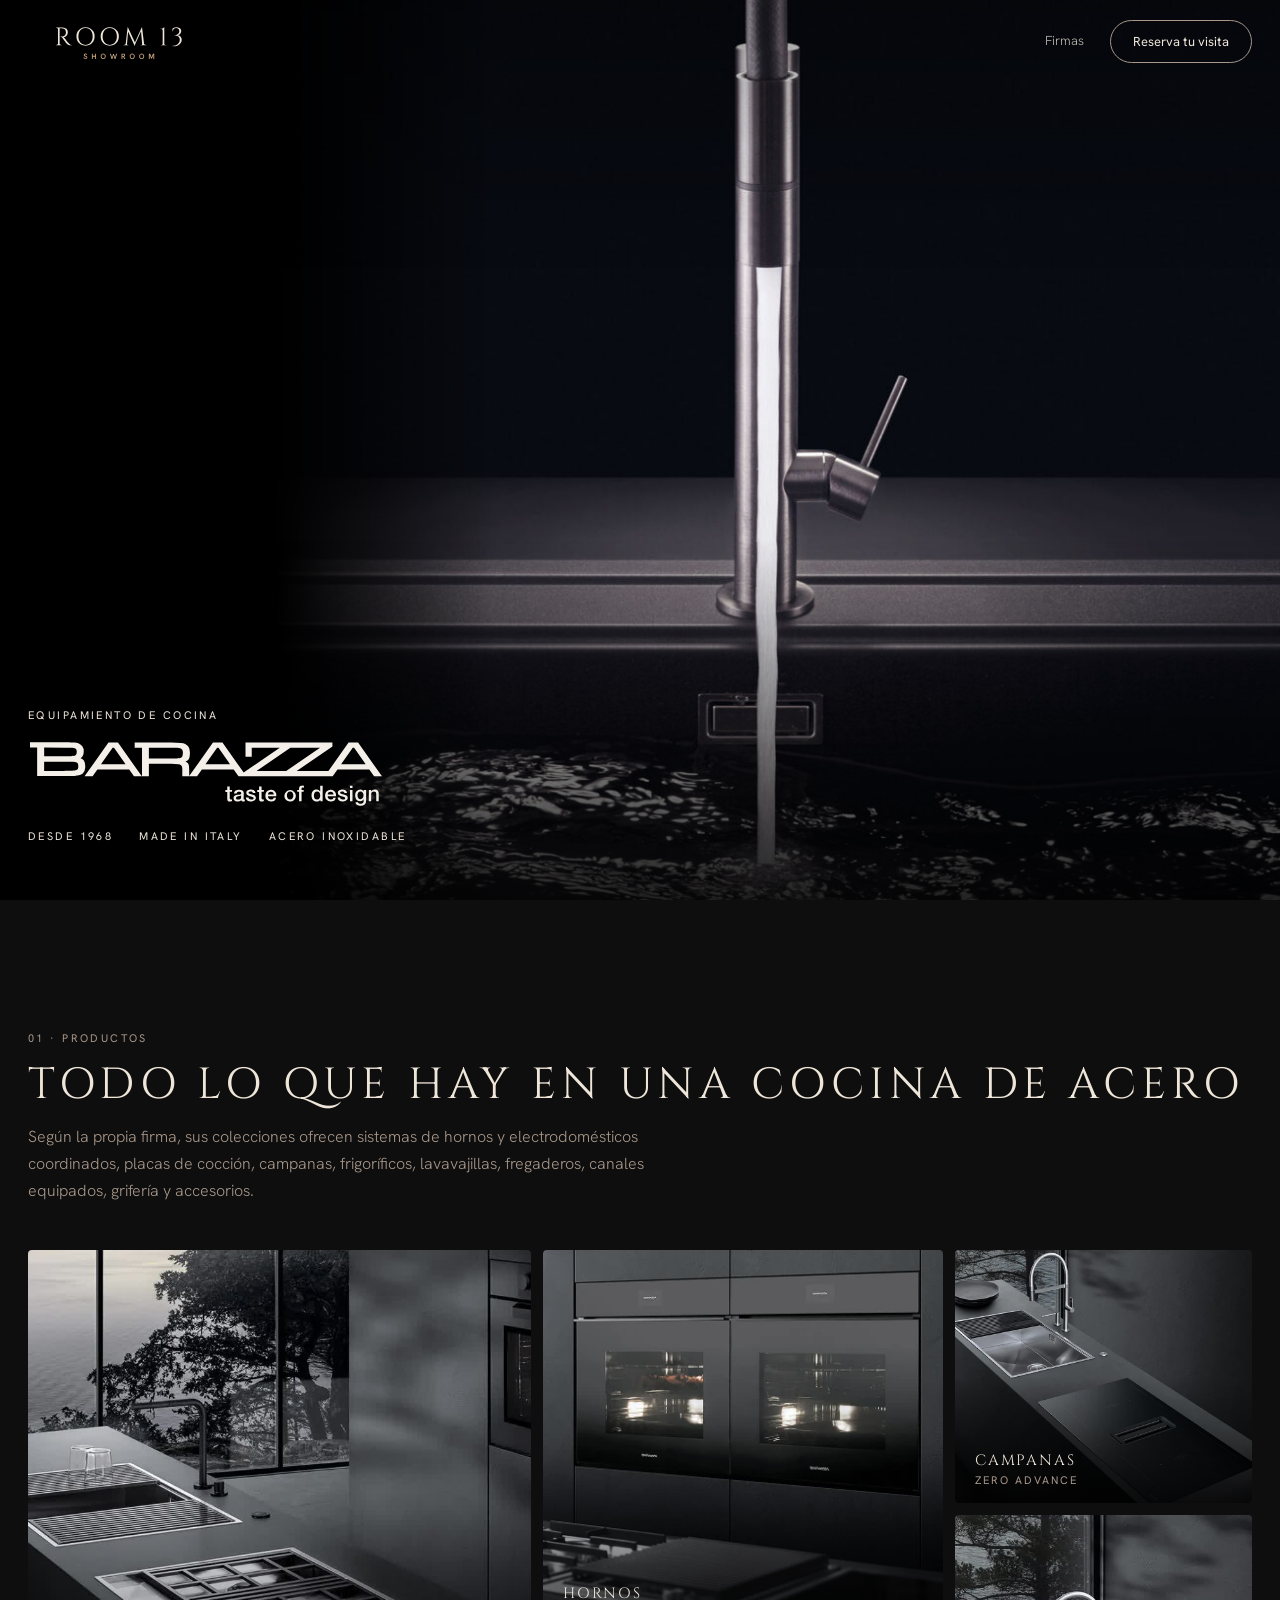
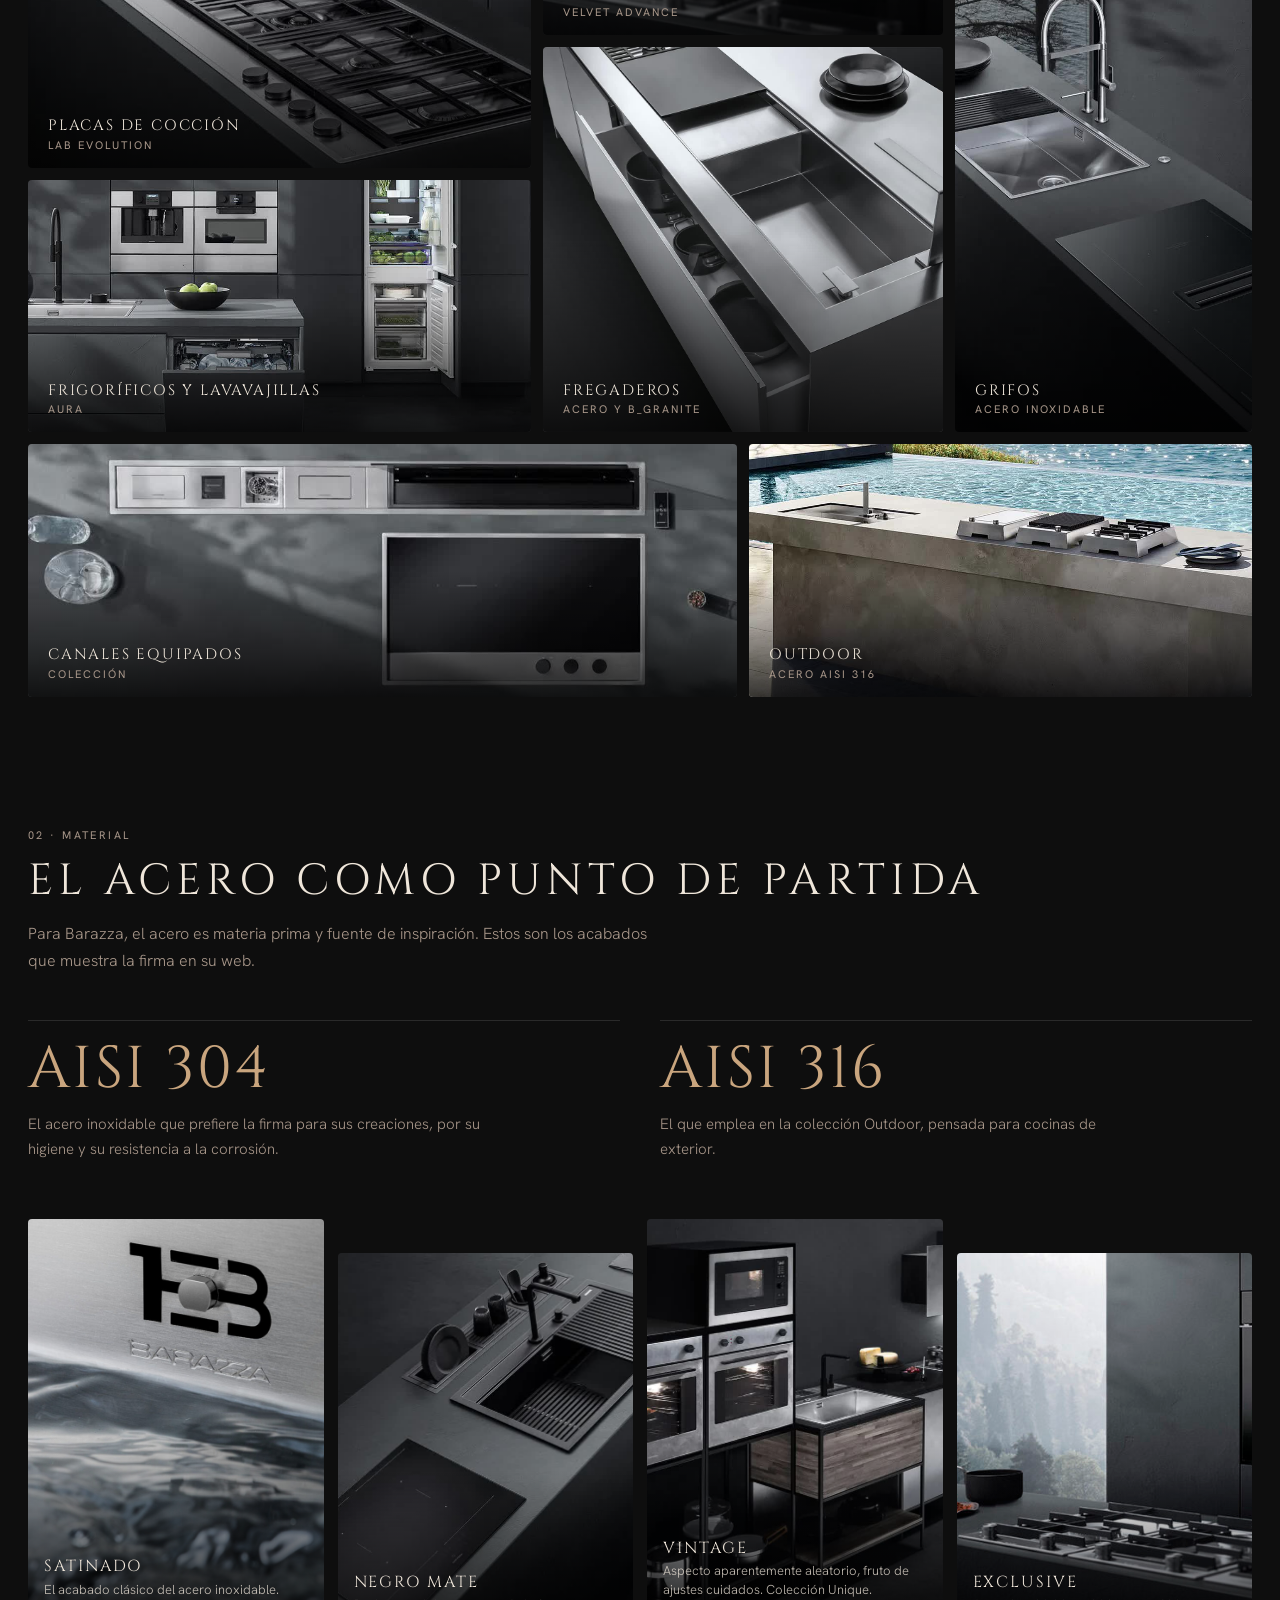
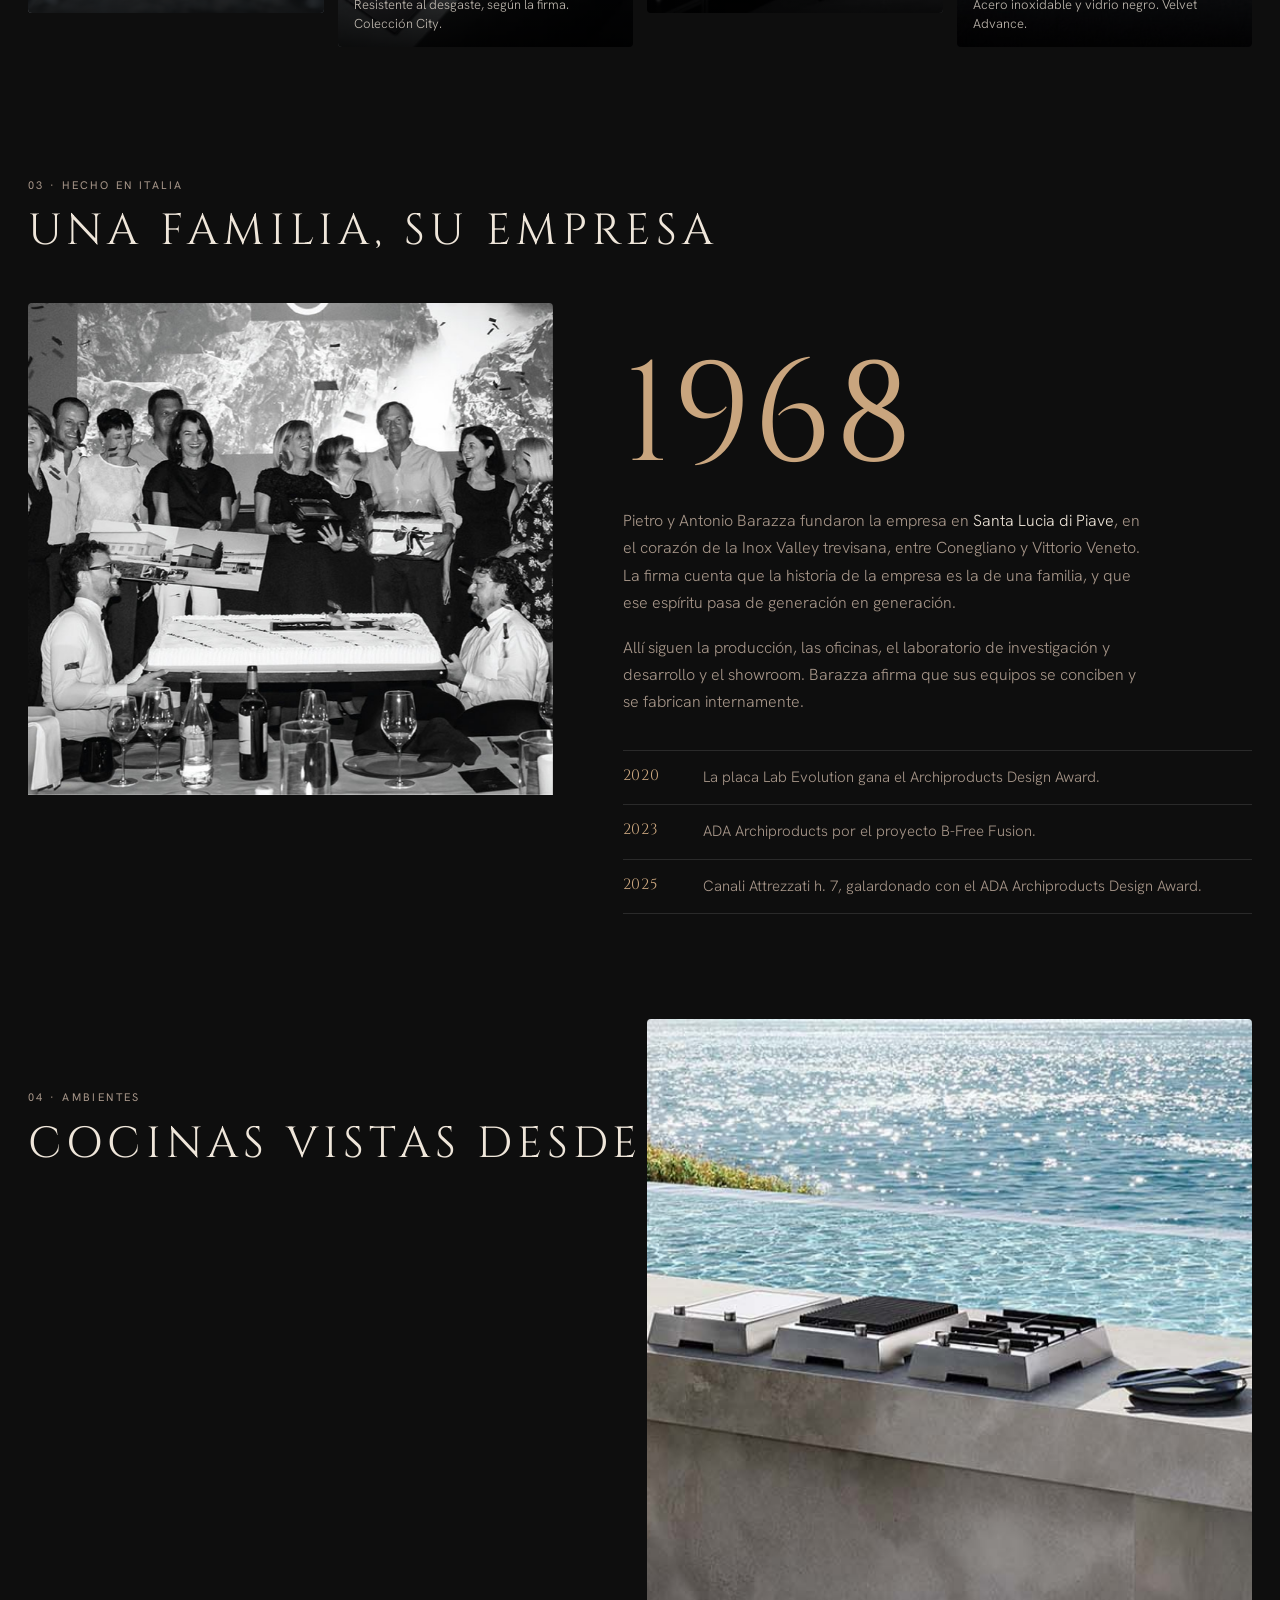
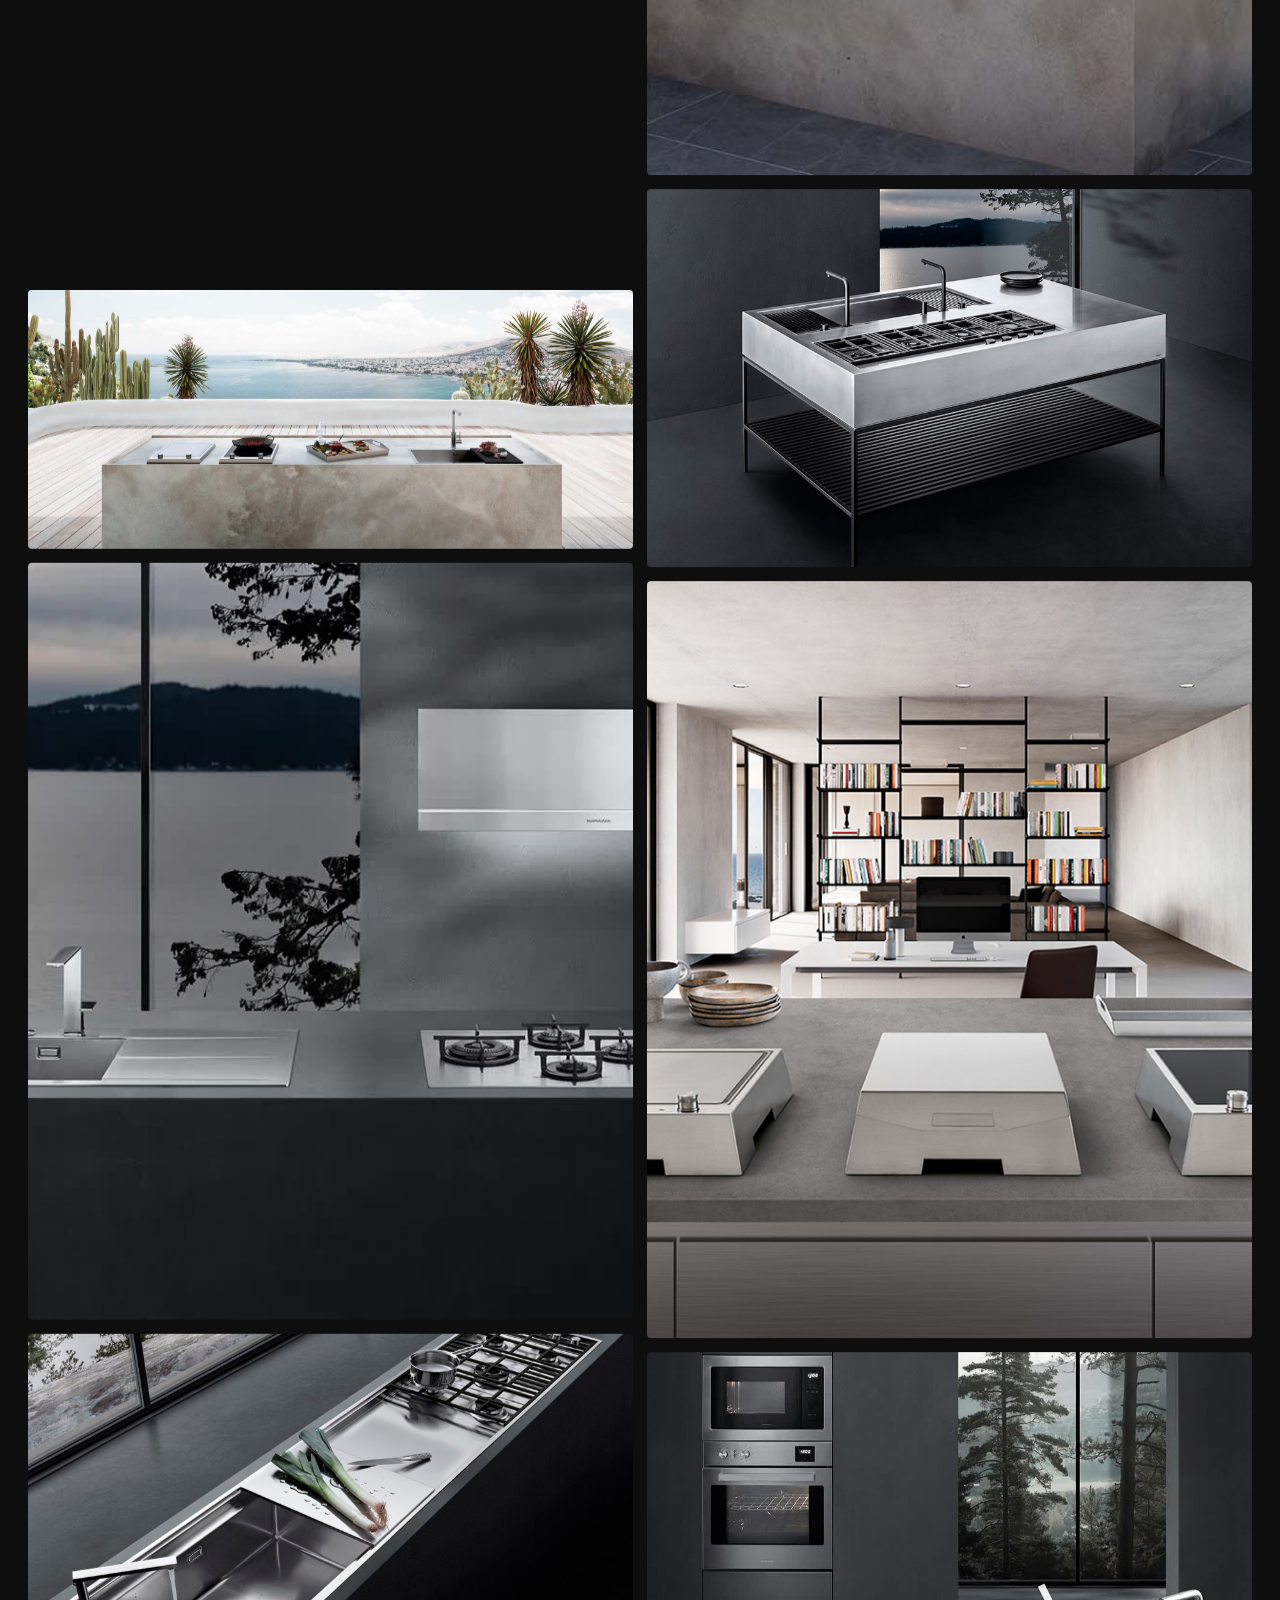
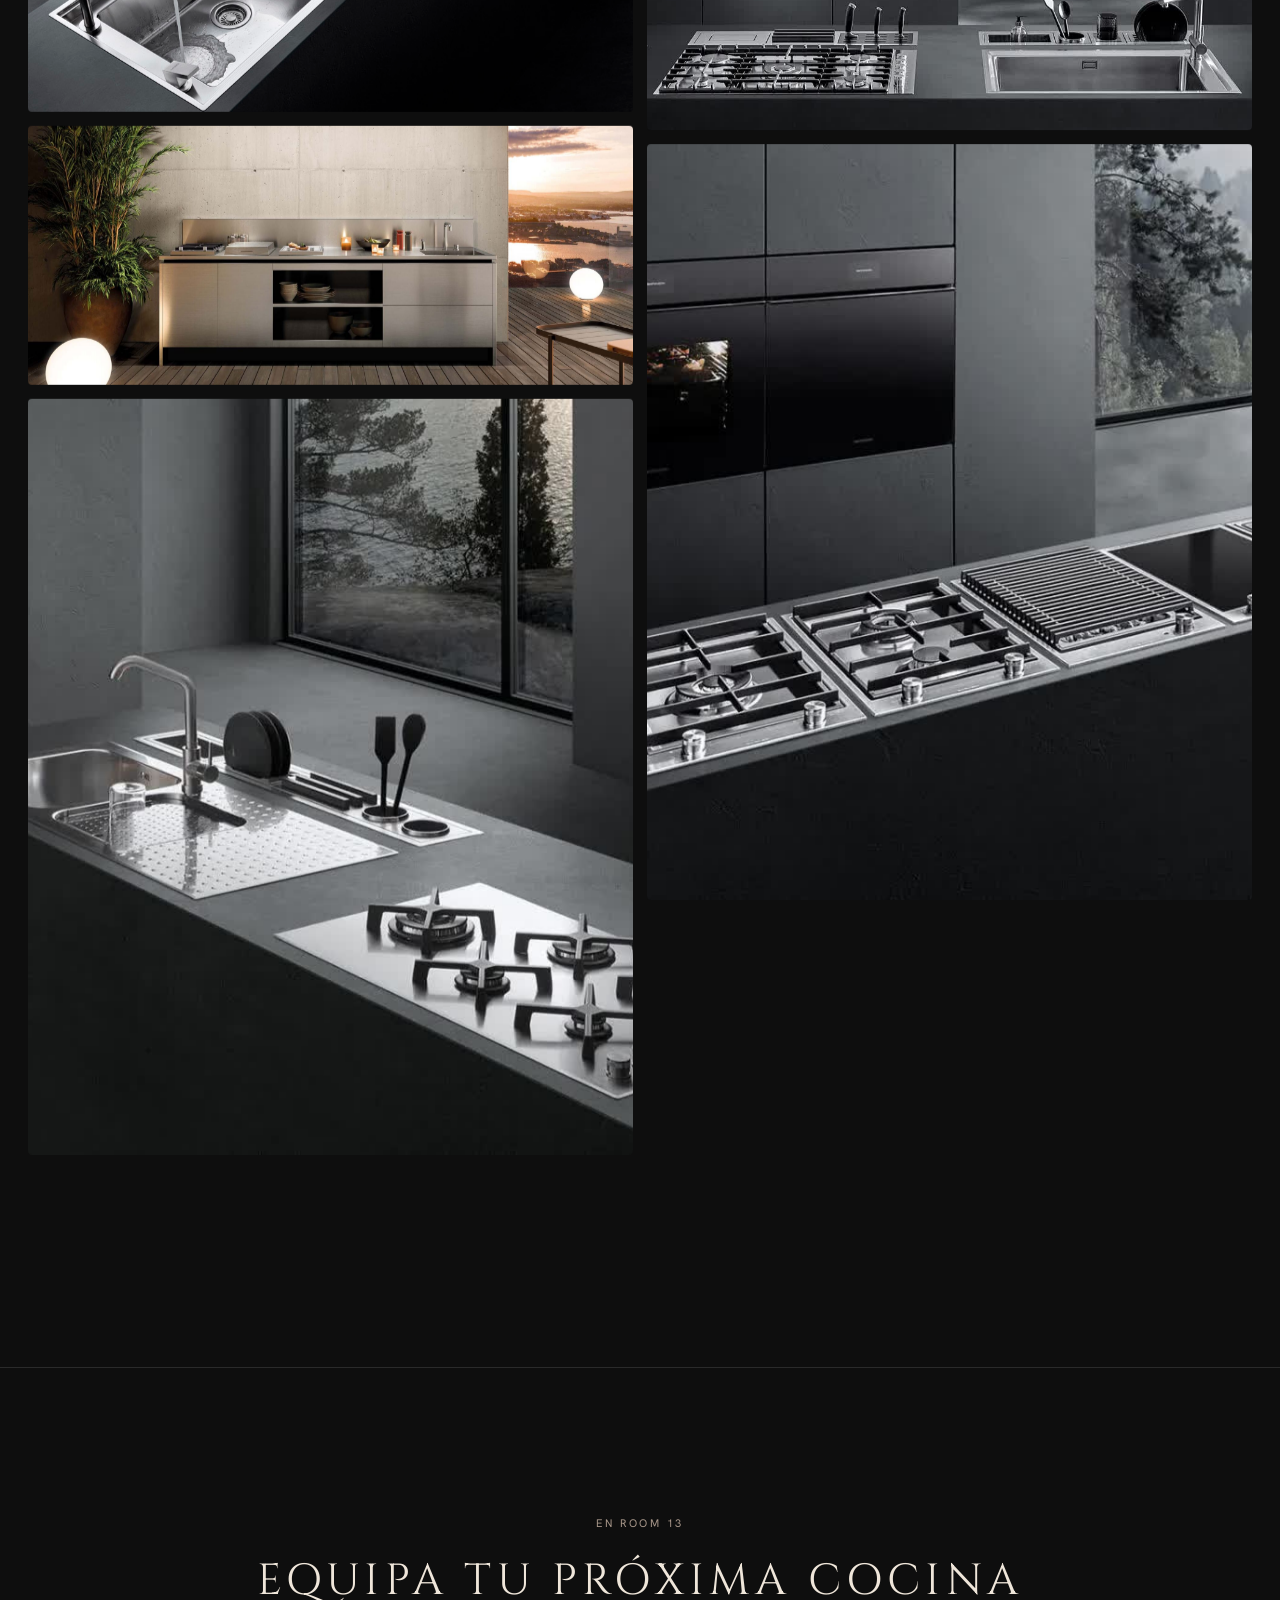
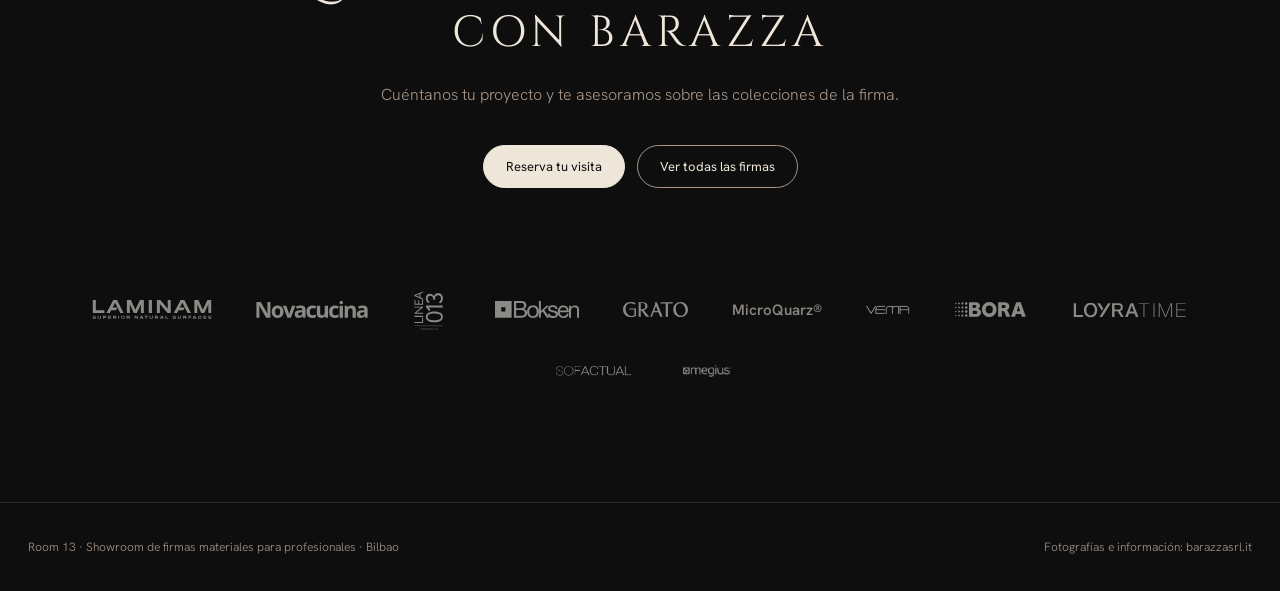
<file: barazza.html>
<!doctype html>
<html lang="es">
<head>
<meta charset="utf-8">
<link rel="icon" href="img/favicon.svg" type="image/svg+xml">
<link rel="apple-touch-icon" href="img/favicon-180.png">
<meta name="viewport" content="width=device-width, initial-scale=1">
<title>Barazza en Bilbao · Equipamiento de cocina | Room 13 Showroom</title>
<meta name="description" content="Equipamiento de cocina Barazza en Bilbao: fregaderos, placas, campanas y grifería en acero inoxidable. Descúbrelo en Room 13, showroom profesional.">
<link rel="canonical" href="https://room13.es/barazza.html">
<meta name="robots" content="index, follow">
<meta name="theme-color" content="#0e0e0e">
<meta property="og:type" content="website">
<meta property="og:site_name" content="Room 13 Showroom">
<meta property="og:locale" content="es_ES">
<meta property="og:title" content="Barazza en Bilbao · Equipamiento de cocina | Room 13 Showroom">
<meta property="og:description" content="Equipamiento de cocina Barazza en Bilbao: fregaderos, placas, campanas y grifería en acero inoxidable. Descúbrelo en Room 13, showroom profesional.">
<meta property="og:url" content="https://room13.es/barazza.html">
<meta property="og:image" content="https://room13.es/img/barazza/hero.jpg">
<meta name="twitter:card" content="summary_large_image">
<meta name="geo.region" content="ES-BI">
<meta name="geo.placename" content="Bilbao">
<script type="application/ld+json">{"@context": "https://schema.org", "@graph": [{"@type": "Organization", "@id": "https://room13.es/#org", "name": "Room 13", "alternateName": "Room 13 Showroom", "url": "https://room13.es/", "logo": "https://room13.es/img/marca/logo-512.png"}, {"@type": "WebPage", "@id": "https://room13.es/barazza.html#pagina", "url": "https://room13.es/barazza.html", "name": "Barazza en Bilbao · Equipamiento de cocina", "inLanguage": "es-ES", "isPartOf": {"@id": "https://room13.es/#web"}, "about": {"@type": "Brand", "name": "Barazza"}, "mentions": {"@id": "https://room13.es/#showroom"}, "primaryImageOfPage": "https://room13.es/img/barazza/hero.jpg"}, {"@type": "BreadcrumbList", "itemListElement": [{"@type": "ListItem", "position": 1, "name": "Room 13", "item": "https://room13.es/"}, {"@type": "ListItem", "position": 2, "name": "Firmas", "item": "https://room13.es/#firmas"}, {"@type": "ListItem", "position": 3, "name": "Barazza", "item": "https://room13.es/barazza.html"}]}]}</script>
<link rel="preconnect" href="https://fonts.googleapis.com">
<link href="https://fonts.googleapis.com/css2?family=Cinzel:wght@400;500&family=Hanken+Grotesk:wght@300;400;500&display=swap" rel="stylesheet">
<style>
:root { --fondo:#0e0e0e; --fondo-2:#171717; --fondo-3:#202020; --texto:#efe6da; --suave:#a8978a; --linea:#2a2a2a; --acento:#c9a57e;
  --display:Cinzel, 'Trajan Pro', Georgia, serif; --sans:'Hanken Grotesk', system-ui, sans-serif; }
* { box-sizing:border-box; margin:0; padding:0; }
html { scroll-behavior:smooth; }
body { background:var(--fondo); color:var(--texto); font:300 16px/1.7 var(--sans); -webkit-font-smoothing:antialiased; overflow-x:hidden; }
a { color:inherit; text-decoration:none; }
img { display:block; max-width:100%; }
.ancho { max-width:1280px; margin:0 auto; padding:0 28px; }
@media (max-width:640px) { .ancho { padding:0 16px; } }
.peq { font:400 11px/1.5 var(--sans); letter-spacing:.22em; text-transform:uppercase; color:var(--suave); }
h2 { font:400 clamp(26px, 3.4vw, 46px)/1.2 var(--display); letter-spacing:.12em; text-transform:uppercase; overflow-wrap:break-word; }
.pildora { display:inline-flex; align-items:center; gap:10px; font:400 13px var(--sans); padding:12px 22px; border:1px solid var(--suave); border-radius:999px; transition:background .3s, color .3s, border-color .3s; }
.pildora:hover { background:var(--texto); color:var(--fondo); border-color:var(--texto); }
.pildora.llena { background:var(--texto); color:var(--fondo); border-color:var(--texto); }
.pildora.llena:hover { background:transparent; color:var(--texto); }
.logo-firma { height:calc(64px * var(--e, 1)); width:auto; max-width:min(440px, 80vw); object-fit:contain; filter:brightness(0) invert(.92) sepia(.12); }
@media (max-width:640px) { .logo-firma { height:calc(44px * var(--e, 1)); } }
.aparece { opacity:0; transform:translateY(30px); transition:opacity 1.1s ease, transform 1.1s cubic-bezier(.2,.7,.2,1); }
.aparece.visto { opacity:1; transform:none; }

header { position:fixed; inset:0 0 auto; z-index:20; padding:20px 0; transition:background .4s; }
header.solida { background:none; }
  header::before { content:""; position:absolute; inset:0 0 -46px; z-index:-1; pointer-events:none; opacity:0; transition:opacity .5s ease;
    background:linear-gradient(180deg, rgba(14,14,14,.78) 0%, rgba(14,14,14,.45) 50%, rgba(14,14,14,0) 100%);
    -webkit-backdrop-filter:blur(12px) saturate(1.1); backdrop-filter:blur(12px) saturate(1.1);
    -webkit-mask-image:linear-gradient(180deg, #000 0%, #000 45%, transparent 100%); mask-image:linear-gradient(180deg, #000 0%, #000 45%, transparent 100%); }
  header.solida::before { opacity:1; }
header .ancho { display:flex; justify-content:space-between; align-items:center; gap:16px; }
header nav { display:flex; gap:26px; align-items:center; font-size:13px; }
header nav a:not(.pildora) { opacity:.8; } header nav a:not(.pildora):hover { opacity:1; }
.marca { font:400 18px/1 var(--display); letter-spacing:.14em; }
@media (max-width:640px) { header nav a:not(.pildora) { display:none; } }

/* Portada: producto en primer plano sobre negro */
.portada { position:relative; min-height:100svh; background:#000; overflow:hidden; display:flex; align-items:flex-end; }
.portada .obj { position:absolute; top:0; right:0; height:100%; width:min(78%, 1000px); display:flex; justify-content:flex-end; align-items:center; }
.portada .obj img { height:100%; width:auto; max-width:none; object-fit:cover; transform-origin:60% 50%; will-change:transform;
  -webkit-mask-image:linear-gradient(90deg, transparent 0, #000 22%); mask-image:linear-gradient(90deg, transparent 0, #000 22%); }
.portada::after { content:""; position:absolute; inset:0; background:linear-gradient(180deg, rgba(0,0,0,.35), transparent 30%, transparent 60%, rgba(0,0,0,.85)); pointer-events:none; }
.portada .pie { position:relative; z-index:2; width:100%; padding-bottom:56px; }
.portada .pie .peq { color:var(--texto); }
.portada h1 { margin:18px 0 6px; }
.portada .lema { font:400 11px var(--sans); letter-spacing:.34em; text-transform:uppercase; color:var(--texto); opacity:.7; }
.portada .datos { display:flex; gap:26px; margin-top:22px; flex-wrap:wrap; }
@media (max-width:760px) { .portada .obj { width:100%; opacity:.8; } .portada .obj img { width:100%; height:100%; object-fit:cover; object-position:42% 50%; -webkit-mask-image:none; mask-image:none; } .portada .pie { padding-bottom:36px; } }

/* Bento */
.seccion { padding:130px 0 0; }
.cab { margin-bottom:46px; display:flex; flex-direction:column; gap:12px; }
.cab p { color:var(--suave); max-width:640px; }
.bento { display:grid; grid-template-columns:repeat(12, 1fr); grid-auto-rows:clamp(80px, 9.4vw, 134px); gap:12px; }
.celda { position:relative; overflow:hidden; border-radius:4px; background:var(--fondo-2); }
.celda img { position:absolute; inset:0; width:100%; height:100%; object-fit:cover; transition:transform 1.4s cubic-bezier(.2,.7,.2,1); }
.celda:hover img { transform:scale(1.07); }
.celda::after { content:""; position:absolute; inset:0; background:linear-gradient(180deg, transparent 50%, rgba(0,0,0,.78)); }
.celda figcaption { position:absolute; z-index:1; left:20px; right:16px; bottom:16px; display:flex; flex-direction:column; gap:2px; }
.celda b { font:400 15px/1.3 var(--display); letter-spacing:.12em; text-transform:uppercase; }
.celda span { font:400 11px var(--sans); letter-spacing:.18em; text-transform:uppercase; color:var(--suave); }
.c-placas { grid-column:1/6; grid-row:1/5; } .c-hornos { grid-column:6/10; grid-row:1/4; } .c-campanas { grid-column:10/13; grid-row:1/3; }
.c-grifos { grid-column:10/13; grid-row:3/7; } .c-fregaderos { grid-column:6/10; grid-row:4/7; } .c-frio { grid-column:1/6; grid-row:5/7; }
.c-canales { grid-column:1/8; grid-row:7/9; } .c-outdoor { grid-column:8/13; grid-row:7/9; }
@media (max-width:760px) {
  .bento { grid-template-columns:1fr 1fr; grid-auto-rows:150px; gap:8px; }
  .bento .celda { grid-column:auto; grid-row:auto; }
  .c-placas, .c-canales { grid-column:1/3; grid-row:span 2; } .c-grifos { grid-row:span 2; }
  .celda figcaption { left:12px; bottom:12px; } .celda b { font-size:12px; letter-spacing:.08em; }
}

/* Materiales */
.mat-datos { display:grid; grid-template-columns:repeat(2, 1fr); gap:40px; margin-bottom:56px; }
.mat-datos div { border-top:1px solid var(--linea); padding-top:20px; }
.mat-datos b { display:block; font:400 clamp(34px, 4.6vw, 64px)/1 var(--display); color:var(--acento); letter-spacing:.04em; margin-bottom:12px; }
.mat-datos p { color:var(--suave); font-size:15px; max-width:480px; }
.muestras { display:grid; grid-template-columns:repeat(4, 1fr); gap:14px; }
.muestra { position:relative; aspect-ratio:3/4; overflow:hidden; border-radius:4px; background:var(--fondo-2); }
.muestra img { position:absolute; inset:0; width:100%; height:100%; object-fit:cover; transition:transform 1.2s cubic-bezier(.2,.7,.2,1); }
.muestra:hover img { transform:scale(1.07); }
.muestra::after { content:""; position:absolute; inset:0; background:linear-gradient(180deg, transparent 55%, rgba(0,0,0,.85)); }
.muestra figcaption { position:absolute; z-index:1; left:16px; right:14px; bottom:14px; }
.muestra b { display:block; font:400 16px/1.3 var(--display); letter-spacing:.12em; text-transform:uppercase; margin-bottom:4px; }
.muestra span { font-size:13px; color:var(--texto); opacity:.8; line-height:1.4; display:block; }
.muestra:nth-child(even) { margin-top:34px; }
@media (max-width:860px) {
  .mat-datos { grid-template-columns:1fr; gap:28px; }
  .muestras { grid-template-columns:repeat(4, 62%); overflow-x:auto; scroll-snap-type:x mandatory; margin:0 -16px; padding:0 16px 8px; scrollbar-width:none; }
  .muestras::-webkit-scrollbar { display:none; }
  .muestra { scroll-snap-align:start; } .muestra:nth-child(even) { margin-top:0; }
}

/* Historia */
.hist { display:grid; grid-template-columns:5fr 6fr; gap:70px; align-items:center; }
.hist figure { position:relative; overflow:hidden; border-radius:4px; aspect-ratio:4/5; }
.hist figure img { position:absolute; inset:-6% 0; width:100%; height:112%; object-fit:cover; will-change:transform; }
.ano { font:400 clamp(70px, 11vw, 150px)/1 var(--display); color:var(--acento); letter-spacing:.02em; }
.hist p { color:var(--suave); margin-top:18px; max-width:520px; }
.hist p em { font-style:normal; color:var(--texto); }
.hitos { list-style:none; margin-top:34px; border-top:1px solid var(--linea); }
.hitos li { display:flex; gap:22px; padding:14px 0; border-bottom:1px solid var(--linea); font-size:15px; }
.hitos li b { flex:0 0 58px; font:400 15px var(--display); color:var(--acento); letter-spacing:.06em; }
.hitos li span { color:var(--suave); }
@media (max-width:860px) { .hist { grid-template-columns:1fr; gap:34px; } .hist figure { aspect-ratio:4/3; } }

/* Ambientes: dos columnas a distinta velocidad */
.ambientes { overflow:hidden; padding-bottom:130px; }
.cols { display:grid; grid-template-columns:1fr 1fr; gap:14px; align-items:start; }
.col { display:flex; flex-direction:column; gap:14px; will-change:transform; }
.col.b { margin-top:140px; }
.col img { width:100%; border-radius:4px; object-fit:cover; }
.col .h { aspect-ratio:16/10; } .col .v { aspect-ratio:4/5; } .col .l { aspect-ratio:21/9; }
@media (max-width:640px) { .cols { gap:8px; } .col { gap:8px; } .col.b { margin-top:70px; } }

/* Cierre */
.cierre { padding:140px 0 120px; text-align:center; border-top:1px solid var(--linea); }
.cierre h2 { max-width:820px; margin:20px auto 22px; }
.cierre p { max-width:560px; margin:0 auto 36px; color:var(--suave); }
.cierre .botones { display:flex; gap:12px; justify-content:center; flex-wrap:wrap; }
.otras { margin-top:100px; display:flex; flex-wrap:wrap; justify-content:center; gap:28px 44px; align-items:center; }
.otras img { height:calc(20px * var(--e, 1)); width:auto; max-width:120px; object-fit:contain; filter:brightness(0) invert(.92) sepia(.12); opacity:.55; transition:opacity .3s; }
.otras a:hover img { opacity:1; }
.otras .txt { font:600 15px var(--sans); opacity:.55; }
footer { border-top:1px solid var(--linea); padding:34px 0; font-size:12px; color:var(--suave); }
footer .ancho { display:flex; justify-content:space-between; gap:16px; flex-wrap:wrap; }

@media (prefers-reduced-motion:reduce) {
  .aparece { opacity:1; transform:none; transition:none; }
  html { scroll-behavior:auto; }
  .celda img, .muestra img { transition:none; }
}

  /* Logo Room 13 · Showroom (mismo diseño que el rótulo) */
  .logo-r13 { display:block; height:42px; width:auto; }
  @media (max-width:640px) { .logo-r13 { height:34px; } }
  .sr { position:absolute; width:1px; height:1px; padding:0; margin:-1px; overflow:hidden; clip:rect(0 0 0 0); white-space:nowrap; border:0; }
</style>
<link rel="stylesheet" href="css/movil-firmas.css">
</head>
<body data-firma="barazza">
<header id="cabecera"><div class="ancho">
  <a class="marca" href="index.html" aria-label="Room 13, inicio"><img src="img/marca/logo-peq.svg" alt="Room 13 Showroom" class="logo-r13"></a>
  <nav aria-label="Principal"><a href="index.html#firmas">Firmas</a><a class="pildora" href="index.html#visita">Reserva tu visita</a></nav>
</div></header>

<main>
<section class="portada">
  <div class="obj"><img id="estrella" src="img/barazza/hero.jpg" alt="Grifo de acero Barazza sobre fondo negro"></div>
  <div class="pie"><div class="ancho aparece">
    <p class="peq">Equipamiento de cocina</p>
    <h1><img class="logo-firma" src="img/firmas/barazza.svg" alt="Barazza" style="--e:1"><span class="sr"> Barazza en Bilbao</span></h1>
    <div class="datos peq"><span>Desde 1968</span><span>Made in Italy</span><span>Acero inoxidable</span></div>
  </div></div>
</section>

<section class="seccion" id="familias">
  <div class="ancho">
    <div class="cab aparece"><span class="peq">01 · Productos</span><h2>Todo lo que hay en una cocina de acero</h2>
      <p>Según la propia firma, sus colecciones ofrecen sistemas de hornos y electrodomésticos coordinados, placas de cocción, campanas, frigoríficos, lavavajillas, fregaderos, canales equipados, grifería y accesorios.</p></div>
    <div class="bento">
      <figure class="celda c-placas aparece"><img src="img/barazza/placas.jpg" alt="Placas de cocción Lab Evolution" loading="lazy"><figcaption><b>Placas de cocción</b><span>Lab Evolution</span></figcaption></figure>
      <figure class="celda c-hornos aparece"><img src="img/barazza/hornos.jpg" alt="Hornos Velvet Advance" loading="lazy"><figcaption><b>Hornos</b><span>Velvet Advance</span></figcaption></figure>
      <figure class="celda c-campanas aparece"><img src="img/barazza/campanas.jpg" alt="Campana Zero Advance" loading="lazy"><figcaption><b>Campanas</b><span>Zero Advance</span></figcaption></figure>
      <figure class="celda c-grifos aparece"><img src="img/barazza/grifos.jpg" alt="Grifo y fregadero de acero" loading="lazy"><figcaption><b>Grifos</b><span>Acero inoxidable</span></figcaption></figure>
      <figure class="celda c-fregaderos aparece"><img src="img/barazza/fregaderos.jpg" alt="Fregadero de acero inoxidable con accesorios" loading="lazy"><figcaption><b>Fregaderos</b><span>Acero y B_Granite</span></figcaption></figure>
      <figure class="celda c-frio aparece"><img src="img/barazza/frio.jpg" alt="Frigorífico y lavavajillas Aura" loading="lazy"><figcaption><b>Frigoríficos y lavavajillas</b><span>Aura</span></figcaption></figure>
      <figure class="celda c-canales aparece"><img src="img/barazza/canales.jpg" alt="Canal equipado Barazza" loading="lazy"><figcaption><b>Canales equipados</b><span>Colección</span></figcaption></figure>
      <figure class="celda c-outdoor aparece"><img src="img/barazza/outdoor.jpg" alt="Cocina Outdoor Barazza junto a una piscina" loading="lazy"><figcaption><b>Outdoor</b><span>Acero AISI 316</span></figcaption></figure>
    </div>
  </div>
</section>

<section class="seccion" id="acero">
  <div class="ancho">
    <div class="cab aparece"><span class="peq">02 · Material</span><h2>El acero como punto de partida</h2>
      <p>Para Barazza, el acero es materia prima y fuente de inspiración. Estos son los acabados que muestra la firma en su web.</p></div>
    <div class="mat-datos aparece">
      <div><b>AISI 304</b><p>El acero inoxidable que prefiere la firma para sus creaciones, por su higiene y su resistencia a la corrosión.</p></div>
      <div><b>AISI 316</b><p>El que emplea en la colección Outdoor, pensada para cocinas de exterior.</p></div>
    </div>
    <div class="muestras">
      <figure class="muestra aparece"><img src="img/barazza/satinado.jpg" alt="Acero satinado" loading="lazy"><figcaption><b>Satinado</b><span>El acabado clásico del acero inoxidable.</span></figcaption></figure>
      <figure class="muestra aparece"><img src="img/barazza/negro.jpg" alt="Acero negro mate, colección City" loading="lazy"><figcaption><b>Negro mate</b><span>Resistente al desgaste, según la firma. Colección City.</span></figcaption></figure>
      <figure class="muestra aparece"><img src="img/barazza/vintage.jpg" alt="Acabado Vintage, colección Unique" loading="lazy"><figcaption><b>Vintage</b><span>Aspecto aparentemente aleatorio, fruto de ajustes cuidados. Colección Unique.</span></figcaption></figure>
      <figure class="muestra aparece"><img src="img/barazza/exclusive.jpg" alt="Acabado Exclusive, colección Velvet Advance" loading="lazy" style="object-position:30% 50%"><figcaption><b>Exclusive</b><span>Acero inoxidable y vidrio negro. Velvet Advance.</span></figcaption></figure>
    </div>
  </div>
</section>

<section class="seccion" id="historia">
  <div class="ancho">
    <div class="cab aparece"><span class="peq">03 · Hecho en Italia</span><h2>Una familia, su empresa</h2></div>
    <div class="hist">
      <figure class="aparece"><img id="parallax-h" src="img/barazza/historia.jpg" alt="Equipo de Barazza en su 50 aniversario" loading="lazy"></figure>
      <div class="aparece">
        <span class="ano" id="ano" data-fin="1968">1968</span>
        <p>Pietro y Antonio Barazza fundaron la empresa en <em>Santa Lucia di Piave</em>, en el corazón de la Inox Valley trevisana, entre Conegliano y Vittorio Veneto. La firma cuenta que la historia de la empresa es la de una familia, y que ese espíritu pasa de generación en generación.</p>
        <p>Allí siguen la producción, las oficinas, el laboratorio de investigación y desarrollo y el showroom. Barazza afirma que sus equipos se conciben y se fabrican internamente.</p>
        <ul class="hitos">
          <li><b>2020</b><span>La placa Lab Evolution gana el Archiproducts Design Award.</span></li>
          <li><b>2023</b><span>ADA Archiproducts por el proyecto B-Free Fusion.</span></li>
          <li><b>2025</b><span>Canali Attrezzati h. 7, galardonado con el ADA Archiproducts Design Award.</span></li>
        </ul>
      </div>
    </div>
  </div>
</section>

<section class="seccion ambientes" id="ambientes">
  <div class="ancho">
    <div class="cab aparece"><span class="peq">04 · Ambientes</span><h2>Cocinas vistas desde dentro</h2></div>
    <div class="cols">
      <div class="col a" id="cola">
        <img class="l" src="img/barazza/a1.jpg" alt="Cocina exterior Barazza" loading="lazy">
        <img class="v" src="img/barazza/a4.jpg" alt="Colección Mood" loading="lazy" style="object-position:40% 50%">
        <img class="h" src="img/barazza/a2.jpg" alt="Fusion: encimera de acero" loading="lazy">
        <img class="l" src="img/barazza/a3.jpg" alt="Cocina de acero Outdoor" loading="lazy">
        <img class="v" src="img/barazza/a5.jpg" alt="Colección Select" loading="lazy" style="object-position:35% 50%">
      </div>
      <div class="col b" id="colb">
        <img class="v" src="img/barazza/b1.jpg" alt="Cocina Outdoor sobre el mar" loading="lazy" style="object-position:55% 50%">
        <img class="h" src="img/barazza/b2.jpg" alt="Línea Fuoriserie" loading="lazy">
        <img class="v" src="img/barazza/b3.jpg" alt="Outdoor Plus" loading="lazy" style="object-position:45% 50%">
        <img class="h" src="img/barazza/b4.jpg" alt="Colección Officina" loading="lazy">
        <img class="v" src="img/barazza/b5.jpg" alt="Colección B_Free" loading="lazy" style="object-position:35% 50%">
      </div>
    </div>
  </div>
</section>

<section class="cierre" id="cierre">
  <div class="ancho aparece">
    <span class="peq">En Room 13</span>
    <h2>Equipa tu próxima cocina con Barazza</h2>
    <p>Cuéntanos tu proyecto y te asesoramos sobre las colecciones de la firma.</p>
    <div class="botones"><a class="pildora llena" href="index.html#visita">Reserva tu visita</a><a class="pildora" href="index.html#firmas">Ver todas las firmas</a></div>
    <nav class="otras" aria-label="Otras firmas" id="otras"></nav>
  </div>
</section>
</main>

<footer><div class="ancho"><span>Room 13 · Showroom de firmas materiales para profesionales · Bilbao</span><span>Fotografías e información: barazzasrl.it</span></div></footer>

<script>
const quieto = matchMedia('(prefers-reduced-motion: reduce)').matches;
const cab = document.getElementById('cabecera'), est = document.getElementById('estrella');
const ca = document.getElementById('cola'), cb = document.getElementById('colb'), amb = document.getElementById('ambientes');
const ph = document.getElementById('parallax-h');
const clamp = v => Math.min(1, Math.max(0, v));
const alBajar = () => {
  cab.classList.toggle('solida', scrollY > innerHeight * .7);
  if (quieto) return;
  if (scrollY < innerHeight * 1.2) { const t = scrollY / innerHeight; est.style.transform = `scale(${1 + t * .22}) rotate(${-t * 3}deg)`; }
  const r = amb.getBoundingClientRect(), p = (innerHeight / 2 - (r.top + r.height / 2)) / innerHeight;
  const k = innerWidth < 640 ? 40 : 110;
  ca.style.transform = `translateY(${p * -k}px)`; cb.style.transform = `translateY(${p * k * .5}px)`;
  const h = ph.parentElement.getBoundingClientRect();
  ph.style.transform = `translateY(${(h.top + h.height / 2 - innerHeight / 2) * -.06}px)`;
};
let pend = false;
addEventListener('scroll', () => { if (!pend) { pend = true; requestAnimationFrame(() => { alBajar(); pend = false; }); } }, { passive: true });
alBajar();
// año: cuenta hasta 1968 al aparecer
const ano = document.getElementById('ano');
const contar = () => { const fin = 1968, ini = 1900, t0 = performance.now(); const f = t => { const a = clamp((t - t0) / 1400); ano.textContent = Math.round(ini + (fin - ini) * (1 - Math.pow(1 - a, 3))); if (a < 1) requestAnimationFrame(f); }; requestAnimationFrame(f); };
const obs = new IntersectionObserver(es => es.forEach(e => { if (e.isIntersecting) { e.target.classList.add('visto'); if (e.target.contains(ano) && !quieto) contar(); obs.unobserve(e.target); } }), { threshold: .12 });
document.querySelectorAll('.aparece').forEach(el => obs.observe(el));
</script>
<script src="js/firmas.js"></script>
</body>
</html>
</file>
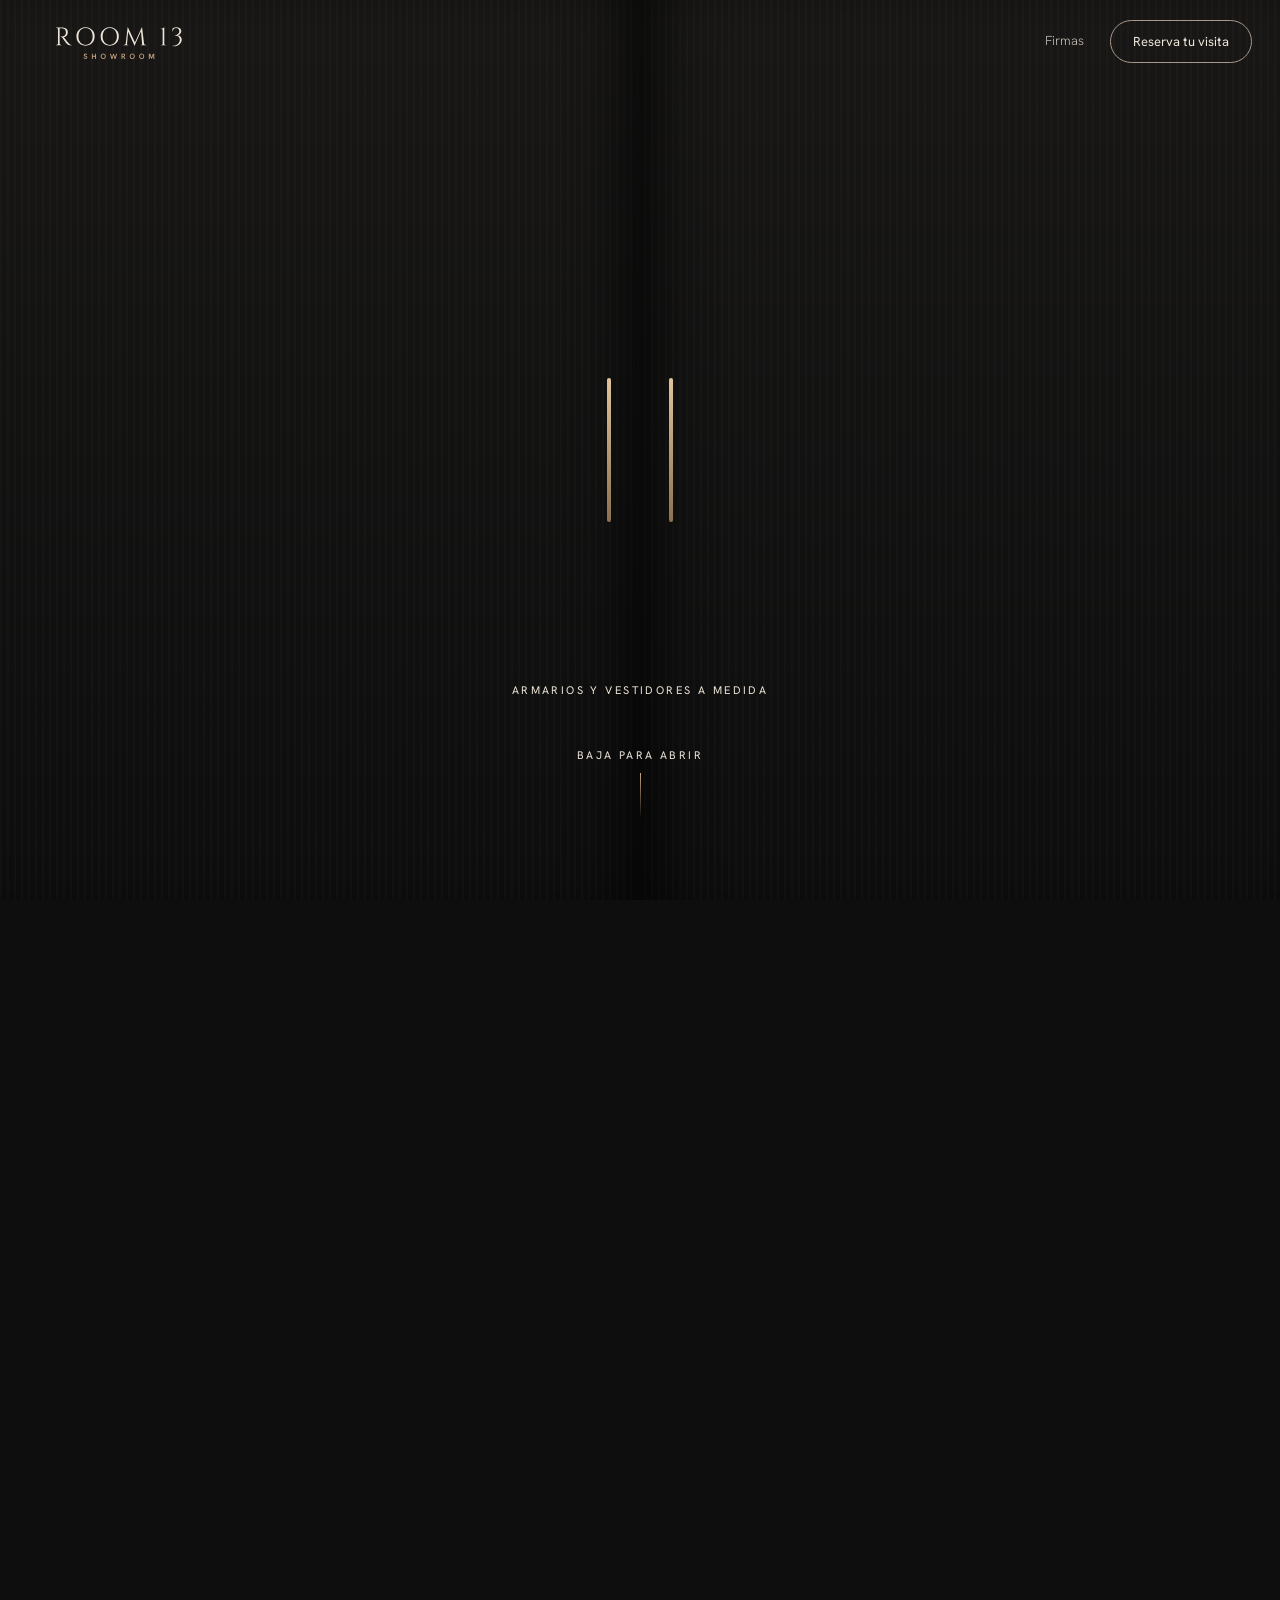
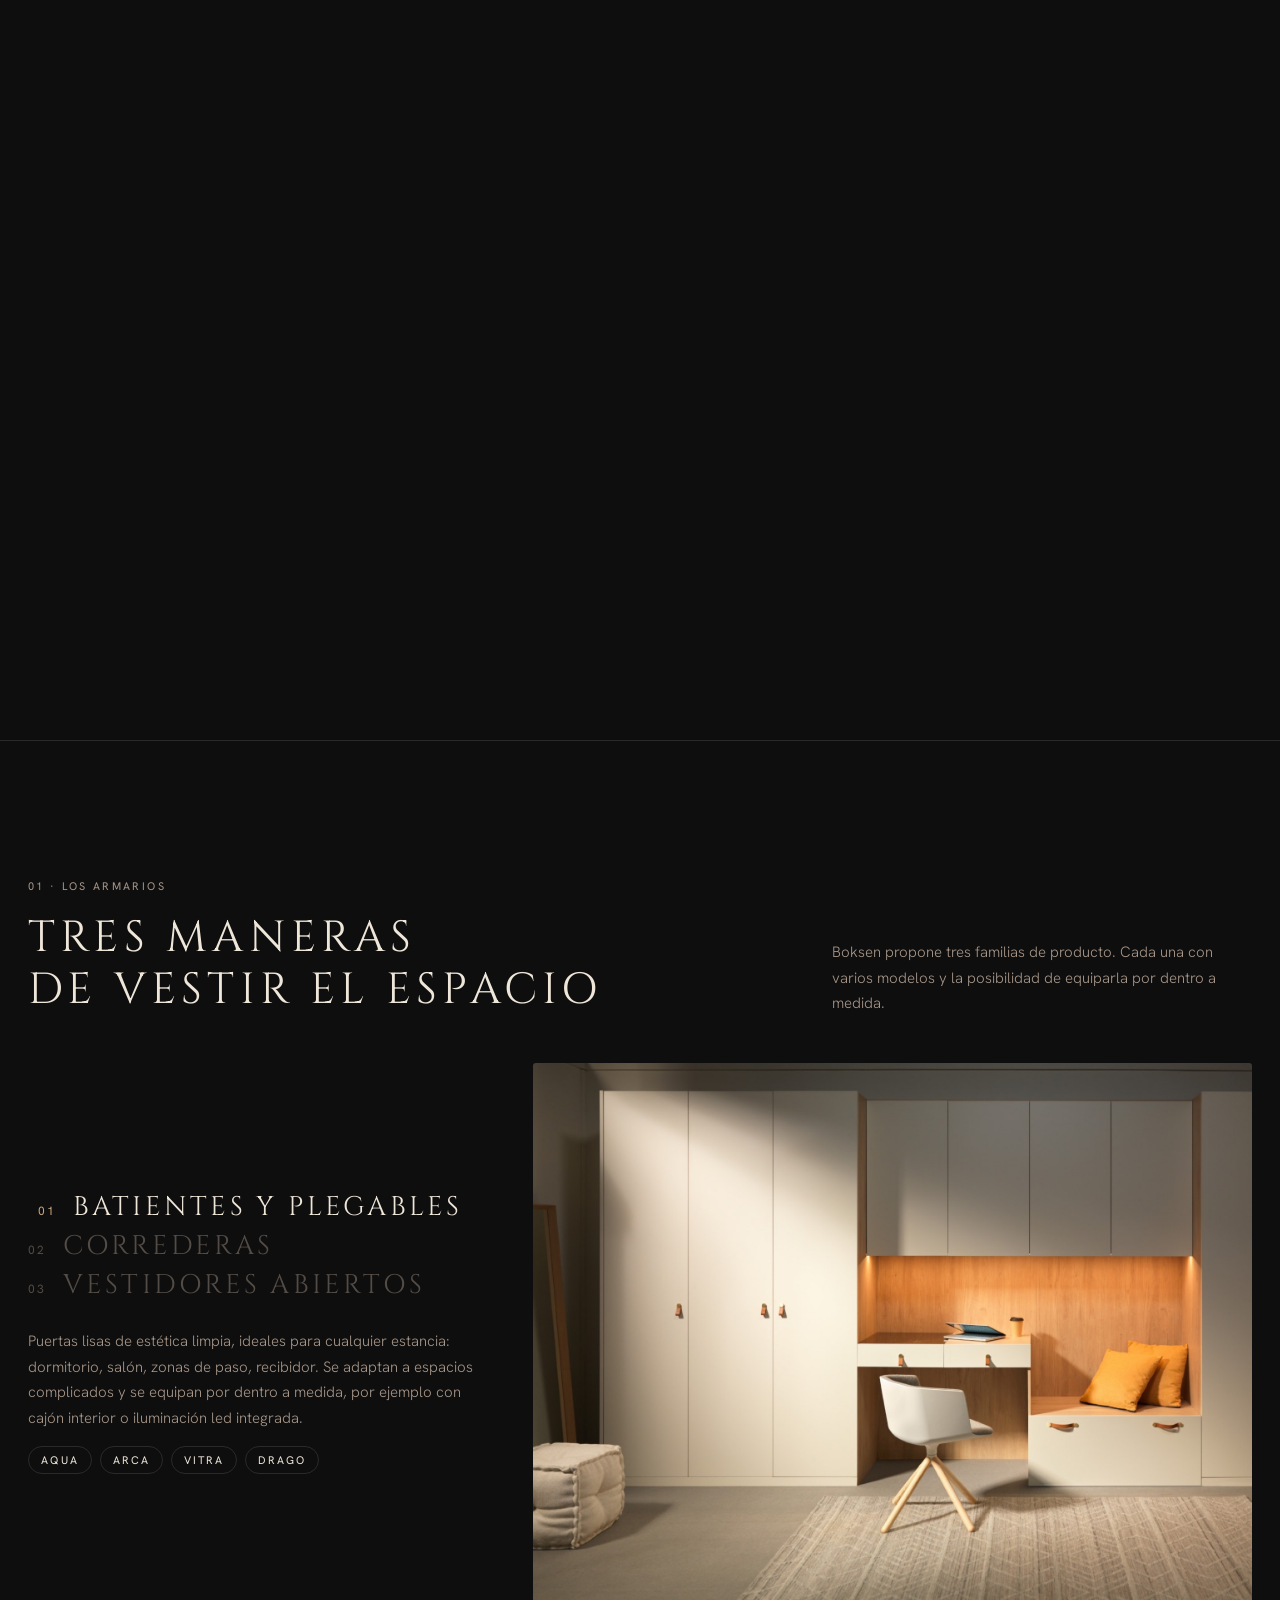
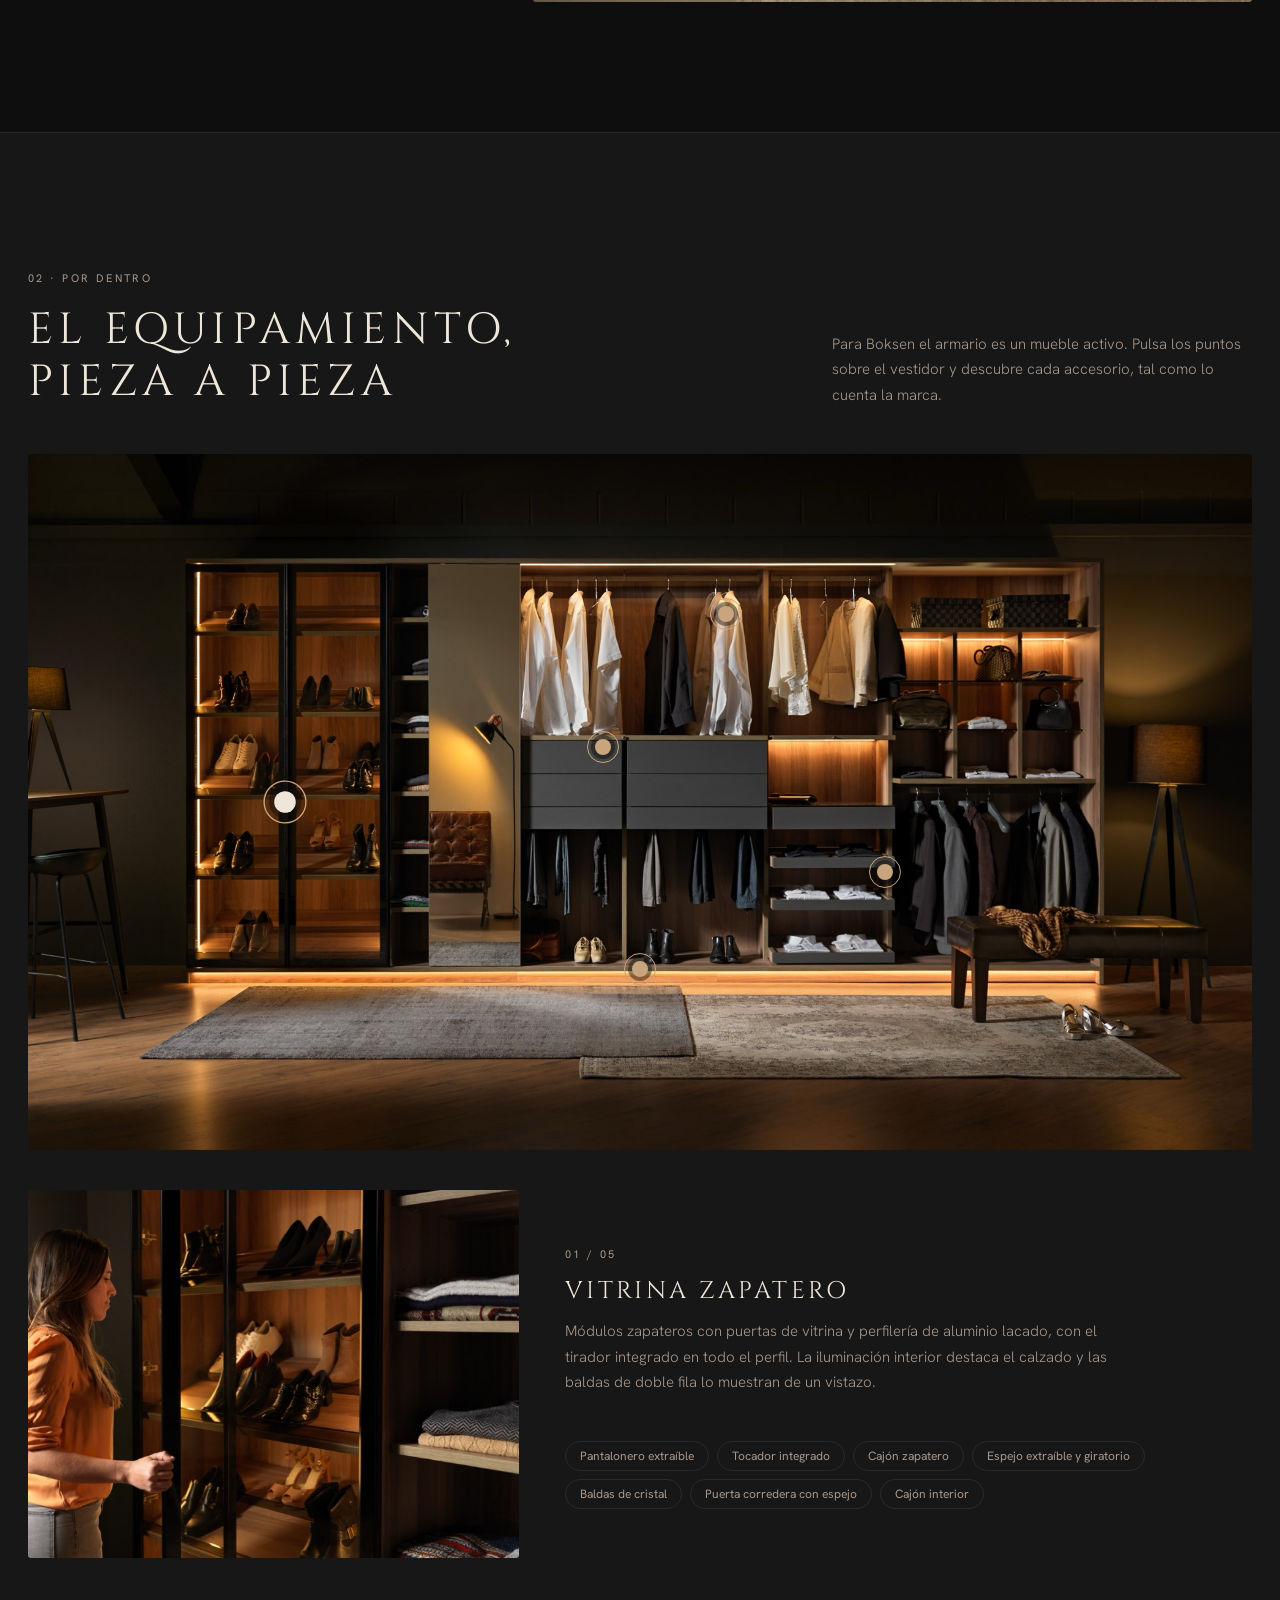
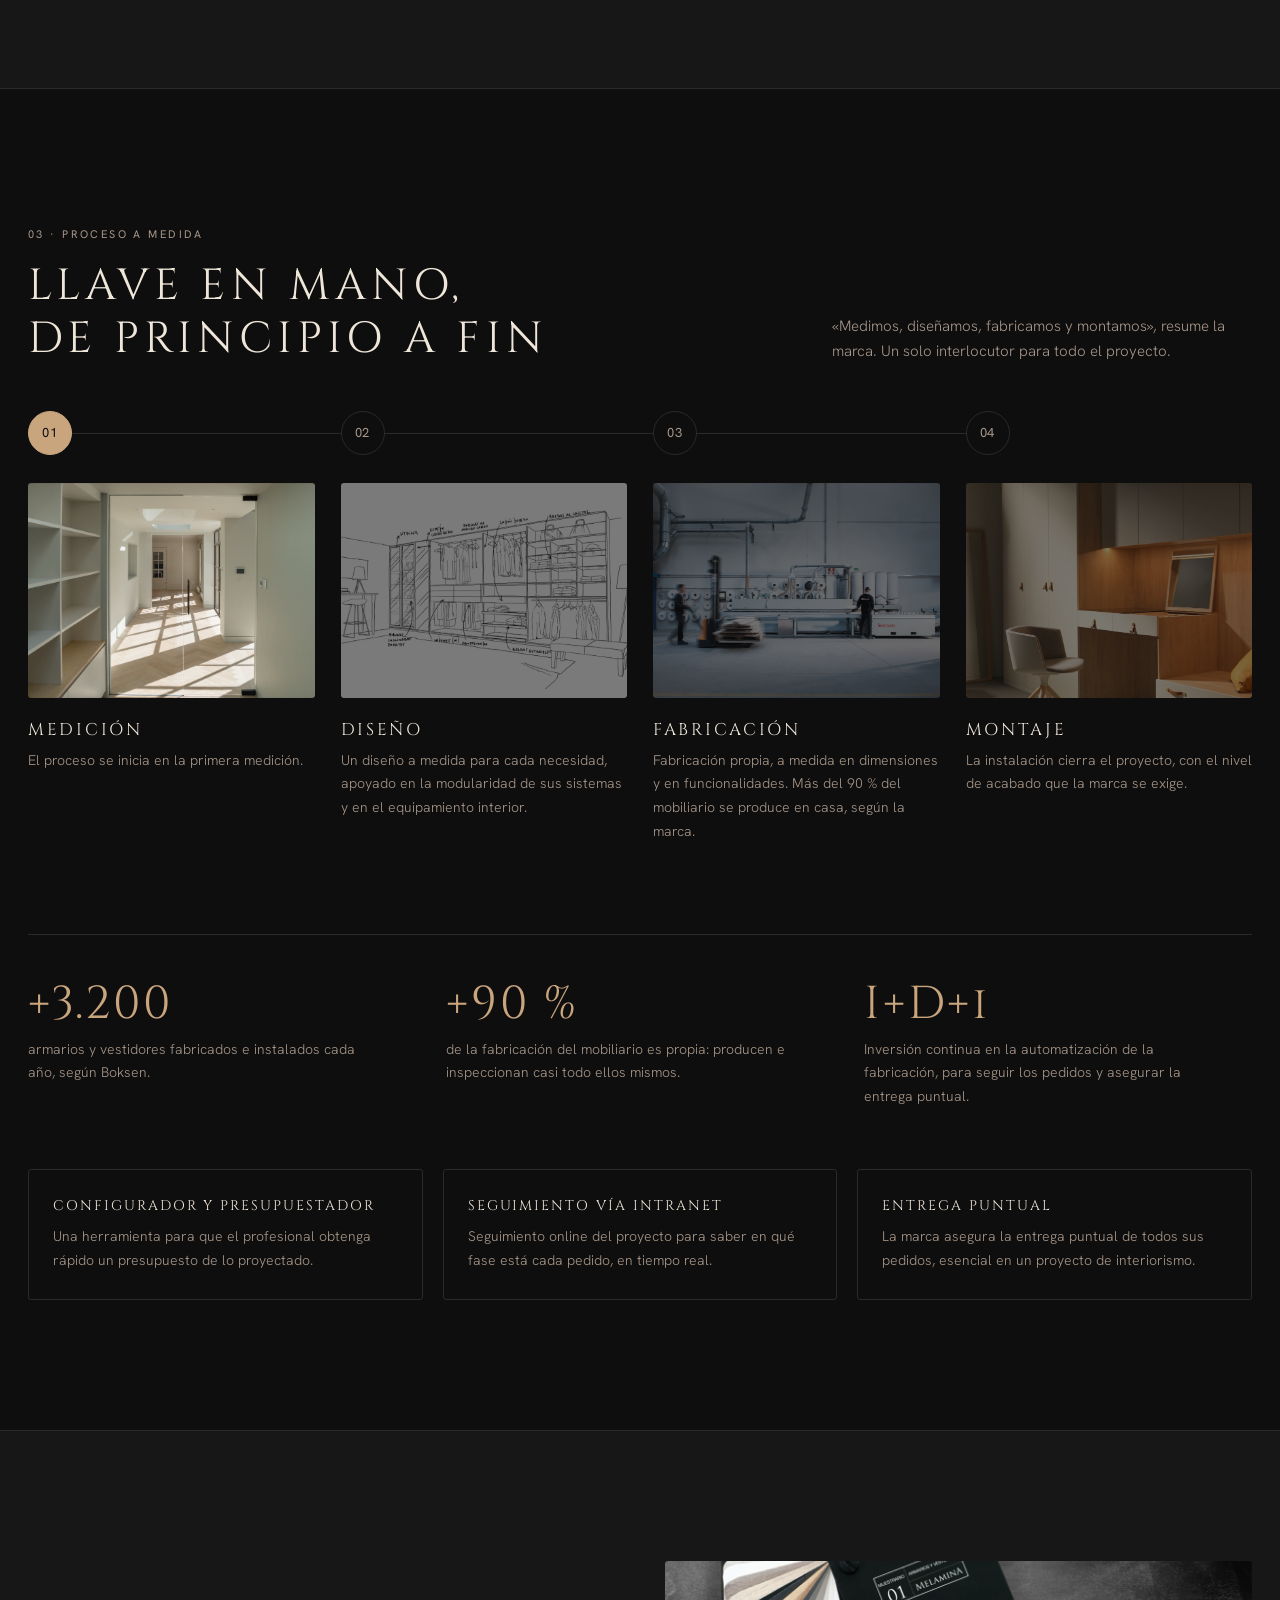
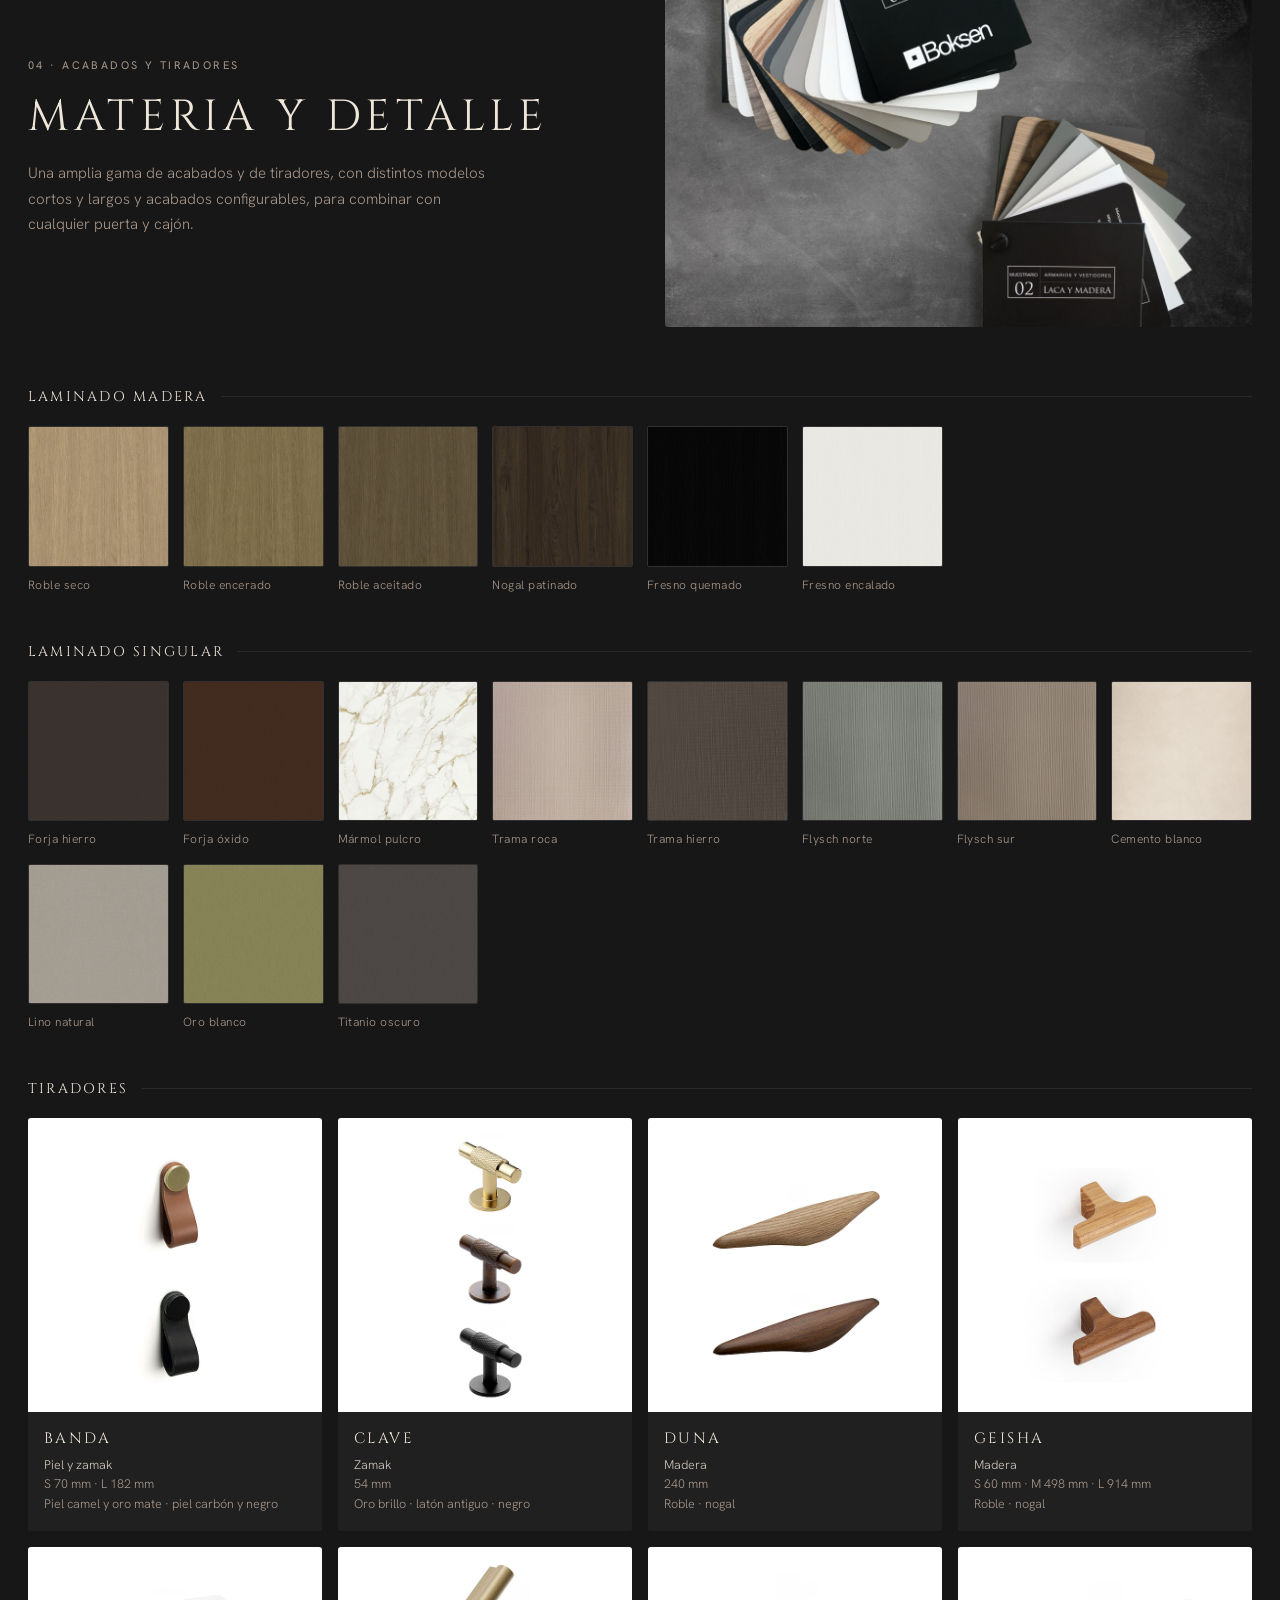
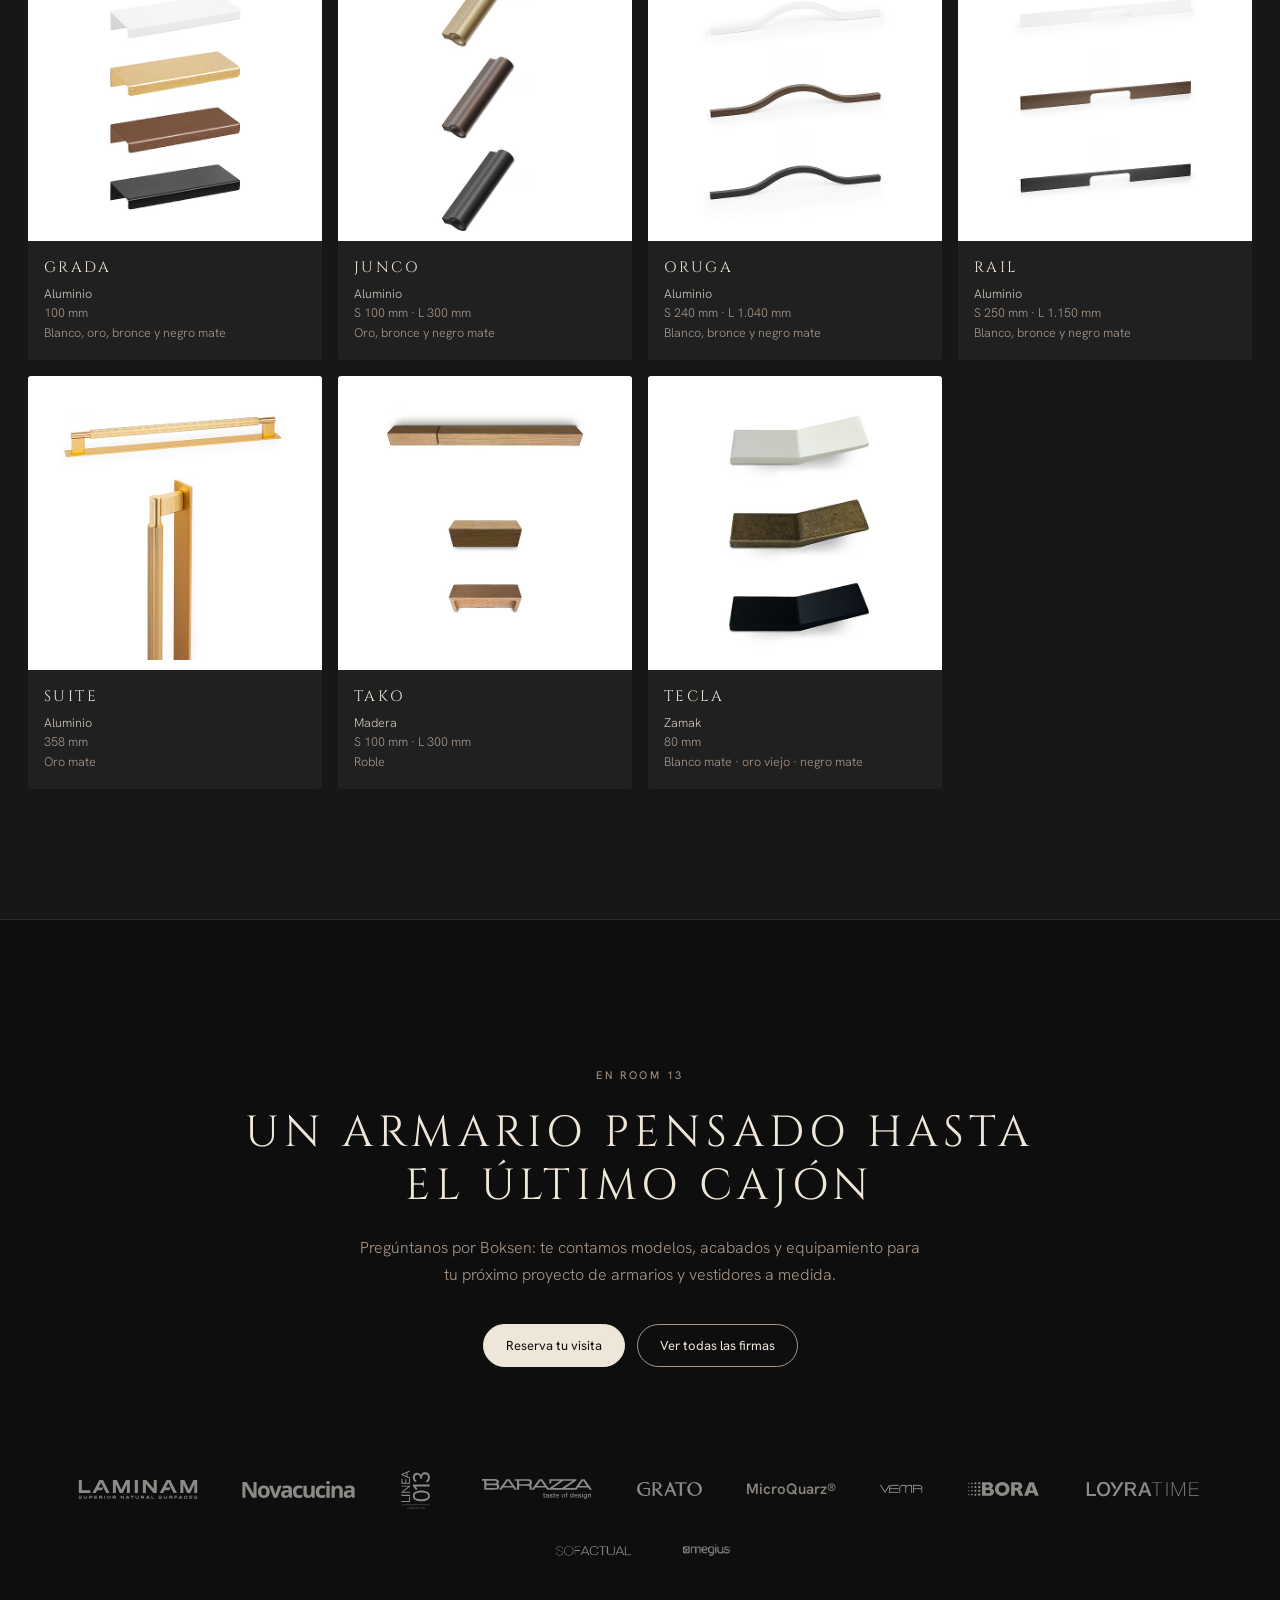
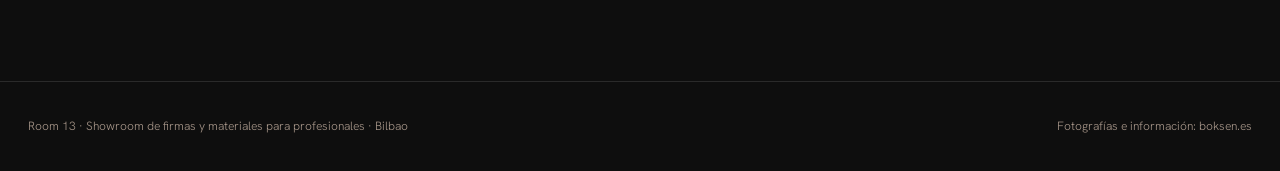
<file: boksen.html>
<!doctype html>
<html lang="es">
<head>
<meta charset="utf-8">
<link rel="icon" href="img/favicon.svg" type="image/svg+xml">
<link rel="apple-touch-icon" href="img/favicon-180.png">
<meta name="viewport" content="width=device-width, initial-scale=1">
<title>Boksen en Bilbao · Armarios y vestidores a medida | Room 13 Showroom</title>
<meta name="description" content="Armarios y vestidores a medida Boksen en Bilbao: puertas batientes, correderas y vestidores abiertos con su equipamiento. En Room 13, para profesionales.">
<link rel="canonical" href="https://room13.es/boksen.html">
<meta name="robots" content="index, follow">
<meta name="theme-color" content="#0e0e0e">
<meta property="og:type" content="website">
<meta property="og:site_name" content="Room 13 Showroom">
<meta property="og:locale" content="es_ES">
<meta property="og:title" content="Boksen en Bilbao · Armarios y vestidores a medida | Room 13 Showroom">
<meta property="og:description" content="Armarios y vestidores a medida Boksen en Bilbao: puertas batientes, correderas y vestidores abiertos con su equipamiento. En Room 13, para profesionales.">
<meta property="og:url" content="https://room13.es/boksen.html">
<meta property="og:image" content="https://room13.es/img/boksen/hero.jpg">
<meta name="twitter:card" content="summary_large_image">
<meta name="geo.region" content="ES-BI">
<meta name="geo.placename" content="Bilbao">
<script type="application/ld+json">{"@context": "https://schema.org", "@graph": [{"@type": "Organization", "@id": "https://room13.es/#org", "name": "Room 13", "alternateName": "Room 13 Showroom", "url": "https://room13.es/", "logo": "https://room13.es/img/marca/logo-512.png"}, {"@type": "WebPage", "@id": "https://room13.es/boksen.html#pagina", "url": "https://room13.es/boksen.html", "name": "Boksen en Bilbao · Armarios y vestidores a medida", "inLanguage": "es-ES", "isPartOf": {"@id": "https://room13.es/#web"}, "about": {"@type": "Brand", "name": "Boksen"}, "mentions": {"@id": "https://room13.es/#showroom"}, "primaryImageOfPage": "https://room13.es/img/boksen/hero.jpg"}, {"@type": "BreadcrumbList", "itemListElement": [{"@type": "ListItem", "position": 1, "name": "Room 13", "item": "https://room13.es/"}, {"@type": "ListItem", "position": 2, "name": "Firmas", "item": "https://room13.es/#firmas"}, {"@type": "ListItem", "position": 3, "name": "Boksen", "item": "https://room13.es/boksen.html"}]}]}</script>
<link rel="preconnect" href="https://fonts.googleapis.com">
<link href="https://fonts.googleapis.com/css2?family=Cinzel:wght@400;500&family=Hanken+Grotesk:wght@300;400;500&display=swap" rel="stylesheet">
<style>
  :root {
    --fondo:#0e0e0e; --fondo-2:#171717; --fondo-3:#202020; --texto:#efe6da; --suave:#a8978a; --linea:#2a2a2a; --acento:#c9a57e;
    --display:Cinzel, 'Trajan Pro', Georgia, serif; --sans:'Hanken Grotesk', system-ui, sans-serif;
  }
  * { box-sizing:border-box; margin:0; padding:0; }
  html { scroll-behavior:smooth; }
  body { background:var(--fondo); color:var(--texto); font:300 16px/1.7 var(--sans); -webkit-font-smoothing:antialiased; overflow-x:hidden; }
  a { color:inherit; text-decoration:none; }
  img, video { display:block; max-width:100%; }
  button { font:inherit; color:inherit; background:none; border:0; cursor:pointer; }
  .ancho { max-width:1280px; margin:0 auto; padding:0 28px; }
  @media (max-width:640px) { .ancho { padding:0 16px; } }
  .peq { font:400 11px/1.5 var(--sans); letter-spacing:.22em; text-transform:uppercase; color:var(--suave); }
  h2 { font:400 clamp(26px, 3.4vw, 46px)/1.2 var(--display); letter-spacing:.12em; text-transform:uppercase; overflow-wrap:break-word; }
  .pildora { display:inline-flex; align-items:center; gap:10px; font:400 13px var(--sans); padding:12px 22px; border:1px solid var(--suave); border-radius:999px; transition:background .3s, color .3s, border-color .3s; }
  .pildora:hover { background:var(--texto); color:var(--fondo); border-color:var(--texto); }
  .pildora.llena { background:var(--texto); color:var(--fondo); border-color:var(--texto); }
  .pildora.llena:hover { background:transparent; color:var(--texto); }
  .logo-firma { height:calc(64px * var(--e, 1)); width:auto; object-fit:contain; filter:brightness(0) invert(.92) sepia(.12); }
  .aparece { opacity:0; transform:translateY(30px); transition:opacity 1.1s ease, transform 1.1s cubic-bezier(.2,.7,.2,1); }
  .aparece.visto { opacity:1; transform:none; }

  header { position:fixed; inset:0 0 auto; z-index:30; padding:20px 0; transition:background .4s; }
  header.solida { background:none; }
  header::before { content:""; position:absolute; inset:0 0 -46px; z-index:-1; pointer-events:none; opacity:0; transition:opacity .5s ease;
    background:linear-gradient(180deg, rgba(14,14,14,.78) 0%, rgba(14,14,14,.45) 50%, rgba(14,14,14,0) 100%);
    -webkit-backdrop-filter:blur(12px) saturate(1.1); backdrop-filter:blur(12px) saturate(1.1);
    -webkit-mask-image:linear-gradient(180deg, #000 0%, #000 45%, transparent 100%); mask-image:linear-gradient(180deg, #000 0%, #000 45%, transparent 100%); }
  header.solida::before { opacity:1; }
  header .ancho { display:flex; justify-content:space-between; align-items:center; gap:16px; }
  header nav { display:flex; gap:26px; align-items:center; font-size:13px; }
  header nav a:not(.pildora) { opacity:.8; }
  .marca { font:400 18px/1 var(--display); letter-spacing:.14em; }
  @media (max-width:640px) { header nav a:not(.pildora) { display:none; } }

  /* 00 · Portada: las dos hojas de la puerta se separan al bajar */
  .apertura { height:260svh; position:relative; }
  .escena { position:sticky; top:0; height:100svh; min-height:520px; overflow:hidden; background:#000; --p:0; }
  .escena .foto { position:absolute; inset:0; width:100%; height:100%; object-fit:cover; transform:scale(calc(1.14 - var(--p) * .14)); }
  .escena .velo { position:absolute; inset:0; background:linear-gradient(180deg, rgba(14,14,14,.55), rgba(14,14,14,.2) 40%, rgba(14,14,14,.82)); }
  .escena .texto { position:absolute; inset:0; display:flex; flex-direction:column; justify-content:flex-end; align-items:flex-start; padding:0 clamp(16px, 6vw, 90px) clamp(40px, 9vh, 90px); opacity:clamp(0, calc((var(--p) - .45) * 2.6), 1); transform:translateY(calc((1 - var(--p)) * 30px)); }
  .escena h1 { margin:0 0 22px; }
  .escena .logo-firma { height:calc(clamp(60px, 9vh, 84px) * var(--e, 1)); }
  .escena .lead { font:400 clamp(24px, 4vw, 54px)/1.15 var(--display); letter-spacing:.08em; text-transform:uppercase; max-width:900px; }
  .escena .sub { margin-top:18px; font-size:15px; max-width:480px; opacity:.85; }
  .hoja { position:absolute; top:0; bottom:0; width:50.2%; z-index:3; will-change:transform;
    background:repeating-linear-gradient(90deg, rgba(255,255,255,.018) 0 2px, transparent 2px 7px), linear-gradient(180deg, #181716, #0d0d0d); }
  .hoja.izq { left:0; transform:translateX(calc(var(--p) * -101%)); box-shadow:inset -40px 0 60px -30px rgba(0,0,0,.8); }
  .hoja.der { right:0; transform:translateX(calc(var(--p) * 101%)); box-shadow:inset 40px 0 60px -30px rgba(0,0,0,.8); }
  .hoja::after { content:""; position:absolute; top:50%; width:4px; height:clamp(90px, 16vh, 150px); margin-top:calc(clamp(90px, 16vh, 150px) / -2); background:linear-gradient(180deg, #e0c49c, #8d7050); border-radius:2px; }
  .hoja.izq::after { right:clamp(16px, 2.5vw, 34px); } .hoja.der::after { left:clamp(16px, 2.5vw, 34px); }
  .cerrada { position:absolute; inset:0; z-index:4; display:flex; flex-direction:column; align-items:center; justify-content:flex-end; gap:22px; text-align:center; pointer-events:none; opacity:clamp(0, calc(1 - var(--p) * 4), 1); padding:0 20px 9svh; }
  .cerrada .logo-firma { height:calc(clamp(50px, 8vh, 72px) * var(--e, 1)); }
  .cerrada .peq { color:var(--texto); }
  .baja { display:flex; flex-direction:column; align-items:center; gap:10px; margin-top:26px; }
  .baja i { width:1px; height:46px; background:linear-gradient(var(--acento), transparent); animation:cae 2s ease-in-out infinite; transform-origin:top; }
  @keyframes cae { 0% { transform:scaleY(0); } 60% { transform:scaleY(1); opacity:1; } 100% { transform:scaleY(1); opacity:0; } }
  @media (max-width:640px) { .hoja { width:50.5%; } }

  .cab-sec { display:flex; justify-content:space-between; align-items:flex-end; gap:30px; margin-bottom:46px; flex-wrap:wrap; }
  .cab-sec p { max-width:420px; color:var(--suave); font-size:15px; }
  .cab-sec h2 { margin-top:14px; }
  section.sec { padding:130px 0; border-top:1px solid var(--linea); }
  @media (max-width:640px) { section.sec { padding:84px 0; } }

  /* 01 · Tipos de armario */
  .tipos { display:grid; grid-template-columns:minmax(0, 5fr) minmax(0, 8fr); gap:56px; align-items:center; }
  .pestanas { display:flex; flex-direction:column; gap:4px; margin-bottom:26px; }
  .pestanas button { text-align:left; font:400 clamp(20px, 2.1vw, 30px)/1.3 var(--display); letter-spacing:.12em; text-transform:uppercase; color:var(--suave); opacity:.45; transition:opacity .4s, color .4s, transform .4s; display:flex; gap:16px; align-items:baseline; }
  .pestanas button span { font:400 12px var(--sans); letter-spacing:.2em; }
  .pestanas button[aria-selected="true"] { opacity:1; color:var(--texto); transform:translateX(10px); }
  .pestanas button[aria-selected="true"] span { color:var(--acento); }
  .tipo-txt p { color:var(--suave); font-size:15px; min-height:7.4em; }
  .modelos { display:flex; flex-wrap:wrap; gap:8px; margin-top:6px; }
  .modelos b { font:400 11px var(--sans); letter-spacing:.18em; text-transform:uppercase; padding:6px 12px; border:1px solid var(--linea); border-radius:999px; color:var(--texto); }
  .visor { position:relative; aspect-ratio:4/3; border-radius:3px; overflow:hidden; background:var(--fondo-2); }
  .visor img { position:absolute; inset:0; width:100%; height:100%; object-fit:cover; opacity:0; transform:scale(1.07); transition:opacity .8s ease, transform 1.4s cubic-bezier(.2,.7,.2,1); }
  .visor img.on { opacity:1; transform:none; }
  @media (max-width:900px) { .tipos { grid-template-columns:minmax(0, 1fr); gap:28px; } .pestanas { flex-direction:row; flex-wrap:wrap; gap:4px 18px; } .pestanas button { font-size:16px; } .pestanas button span { display:none; } .pestanas button[aria-selected="true"] { transform:none; } .tipo-txt p { min-height:0; } .visor { order:-1; } }

  /* 02 · Por dentro: puntos interactivos */
  .dentro { background:var(--fondo-2); }
  .interior { position:relative; border-radius:3px; overflow:hidden; aspect-ratio:3216/1828; background:#000; }
  .interior > img { width:100%; height:100%; object-fit:cover; }
  .punto { position:absolute; width:44px; height:44px; margin:-22px 0 0 -22px; display:grid; place-items:center; z-index:2; }
  .punto i { width:16px; height:16px; border-radius:50%; background:var(--acento); box-shadow:0 0 0 4px rgba(14,14,14,.45); position:relative; transition:transform .3s, background .3s; }
  .punto i::after { content:""; position:absolute; inset:-8px; border-radius:50%; border:1px solid var(--acento); animation:late 2.2s ease-out infinite; }
  .punto[aria-selected="true"] i { background:var(--texto); transform:scale(1.35); }
  .punto:focus-visible { outline:2px solid var(--texto); border-radius:50%; }
  @keyframes late { 0% { transform:scale(.6); opacity:1; } 100% { transform:scale(2.2); opacity:0; } }
  .detalle { display:grid; grid-template-columns:minmax(0, 5fr) minmax(0, 7fr); gap:46px; align-items:center; margin-top:40px; }
  .detalle .ph { aspect-ratio:4/3; border-radius:3px; overflow:hidden; position:relative; background:var(--fondo-3); }
  .detalle .ph img { width:100%; height:100%; object-fit:cover; transition:opacity .35s; }
  .detalle h3 { font:400 clamp(18px, 2vw, 24px)/1.3 var(--display); letter-spacing:.14em; text-transform:uppercase; margin:10px 0 12px; }
  .detalle p.t { color:var(--suave); font-size:15px; max-width:560px; min-height:6.4em; }
  .detalle .lista { margin-top:26px; display:flex; flex-wrap:wrap; gap:8px; }
  .detalle .lista span { font:400 12px var(--sans); padding:6px 14px; border:1px solid var(--linea); border-radius:999px; color:var(--suave); }
  .cambia { opacity:0 !important; }
  @media (max-width:820px) { .detalle { grid-template-columns:minmax(0, 1fr); gap:22px; } .detalle p.t { min-height:0; } .punto { width:40px; height:40px; margin:-20px 0 0 -20px; } .punto i { width:12px; height:12px; } }

  /* 03 · Proceso a medida: la línea se dibuja al bajar */
  .pasos { position:relative; display:flex; --p:0; margin-top:20px; }
  .pasos .linea { position:absolute; left:22px; top:22px; width:75%; height:1px; background:var(--linea); }
  .pasos .linea::after { content:""; position:absolute; inset:0; background:var(--acento); transform-origin:left; transform:scaleX(var(--p)); }
  .paso { flex:1; padding-right:26px; min-width:0; }
  .paso:last-child { padding-right:0; }
  .paso .n { width:44px; height:44px; border-radius:50%; border:1px solid var(--linea); background:var(--fondo); display:grid; place-items:center; font:400 13px var(--sans); letter-spacing:.06em; color:var(--suave); position:relative; z-index:1; transition:border-color .6s, color .6s, background .6s; }
  .paso.on .n { border-color:var(--acento); color:var(--fondo); background:var(--acento); }
  .paso img { aspect-ratio:4/3; width:100%; object-fit:cover; border-radius:3px; margin-top:28px; opacity:.45; transition:opacity .9s; }
  .paso.on img { opacity:1; }
  .paso h3 { font:400 17px var(--display); letter-spacing:.16em; text-transform:uppercase; margin:20px 0 8px; }
  .paso p { font-size:14px; color:var(--suave); }
  .cifras { display:grid; grid-template-columns:repeat(3, minmax(0, 1fr)); gap:30px; margin-top:90px; padding-top:44px; border-top:1px solid var(--linea); }
  .cifras b { display:block; font:400 clamp(30px, 3.6vw, 48px)/1.1 var(--display); letter-spacing:.06em; color:var(--acento); }
  .cifras p { font-size:14px; color:var(--suave); margin-top:8px; max-width:340px; }
  .pro { margin-top:60px; display:grid; grid-template-columns:repeat(3, minmax(0, 1fr)); gap:20px; }
  .pro div { border:1px solid var(--linea); border-radius:3px; padding:26px 24px; }
  .pro b { display:block; font:400 14px var(--display); letter-spacing:.14em; text-transform:uppercase; margin-bottom:10px; }
  .pro p { font-size:14px; color:var(--suave); }
  @media (max-width:860px) {
    .pasos { flex-direction:column; gap:38px; }
    .pasos .linea { width:1px; height:calc(100% - 44px); }
    .pasos .linea::after { transform-origin:top; transform:scaleY(var(--p)); }
    .paso { display:grid; grid-template-columns:44px minmax(0, 1fr); column-gap:20px; padding:0; }
    .paso .n { grid-row:1 / 4; align-self:start; }
    .paso img { margin-top:0; max-width:340px; }
    .paso h3 { margin-top:14px; }
    .cifras, .pro { grid-template-columns:minmax(0, 1fr); }
    .cifras { margin-top:60px; }
  }

  /* 04 · Acabados y tiradores */
  .acabados { background:var(--fondo-2); }
  .muestra-cab { display:grid; grid-template-columns:minmax(0, 1fr) minmax(0, 1fr); gap:50px; align-items:center; margin-bottom:60px; }
  .muestra-cab img { aspect-ratio:16/10; width:100%; object-fit:cover; border-radius:3px; }
  .muestra-cab p { color:var(--suave); font-size:15px; margin-top:18px; max-width:460px; }
  .acabados h3.sub { font:400 14px var(--display); letter-spacing:.16em; text-transform:uppercase; margin:46px 0 20px; display:flex; gap:14px; align-items:center; }
  .acabados h3.sub::after { content:""; flex:1; height:1px; background:var(--linea); }
  .tapices { display:grid; grid-template-columns:repeat(auto-fill, minmax(130px, 1fr)); gap:14px; }
  .tapiz { opacity:0; transform:translateY(18px) scale(.96); transition:opacity .7s, transform .7s cubic-bezier(.2,.7,.2,1); }
  .tapiz.visto { opacity:1; transform:none; }
  .tapiz img { aspect-ratio:1; width:100%; object-fit:cover; border-radius:2px; border:1px solid rgba(239,230,218,.12); transition:transform .5s; }
  .tapiz:hover img { transform:scale(1.04); }
  .tapiz span { display:block; font-size:12px; margin-top:8px; color:var(--suave); letter-spacing:.04em; }
  .tiradores { display:grid; grid-template-columns:repeat(4, minmax(0, 1fr)); gap:16px; }
  .tirador { background:var(--fondo-3); border-radius:3px; overflow:hidden; opacity:0; transform:translateY(24px); transition:opacity .8s, transform .8s cubic-bezier(.2,.7,.2,1); }
  .tirador.visto { opacity:1; transform:none; }
  .tirador img { aspect-ratio:1; width:100%; object-fit:contain; background:#fff; padding:10px; transition:transform .6s; }
  .tirador:hover img { transform:scale(1.05); }
  .tirador .i { padding:16px 16px 18px; position:relative; z-index:1; background:var(--fondo-3); }
  .tirador b { display:block; font:400 15px var(--display); letter-spacing:.16em; text-transform:uppercase; }
  .tirador p { font-size:12.5px; color:var(--suave); line-height:1.55; margin-top:6px; }
  .tirador p em { font-style:normal; color:var(--texto); opacity:.85; }
  @media (max-width:980px) { .tiradores { grid-template-columns:repeat(3, minmax(0, 1fr)); } }
  @media (max-width:760px) { .muestra-cab { grid-template-columns:minmax(0, 1fr); gap:26px; } .tiradores { grid-template-columns:repeat(2, minmax(0, 1fr)); gap:12px; } .tapices { grid-template-columns:repeat(auto-fill, minmax(100px, 1fr)); gap:10px; } .tirador .i { padding:12px 12px 14px; } .tirador b { font-size:13px; letter-spacing:.12em; } }

  .cierre { padding:140px 0 120px; text-align:center; border-top:1px solid var(--linea); }
  .cierre h2 { max-width:820px; margin:20px auto 22px; }
  .cierre p { max-width:560px; margin:0 auto 36px; color:var(--suave); }
  .cierre .botones { display:flex; gap:12px; justify-content:center; flex-wrap:wrap; }
  .otras { margin-top:100px; display:flex; flex-wrap:wrap; justify-content:center; gap:28px 44px; align-items:center; }
  .otras img { height:calc(20px * var(--e, 1)); width:auto; max-width:120px; object-fit:contain; filter:brightness(0) invert(.92) sepia(.12); opacity:.55; transition:opacity .3s; }
  .otras a:hover img { opacity:1; }
  .otras .txt { font:600 15px var(--sans); opacity:.55; }
  footer { border-top:1px solid var(--linea); padding:34px 0; font-size:12px; color:var(--suave); }
  footer .ancho { display:flex; justify-content:space-between; gap:16px; flex-wrap:wrap; }

  @media (prefers-reduced-motion:reduce) {
    .aparece, .tapiz, .tirador { opacity:1; transform:none; transition:none; }
    .apertura { height:100svh; } .escena { --p:1 !important; } .escena .foto { transform:none; }
    .visor img, .detalle .ph img, .paso img { transition:none; } .punto i::after, .baja i { animation:none; } html { scroll-behavior:auto; }
  }

  /* Logo Room 13 · Showroom (mismo diseño que el rótulo) */
  .logo-r13 { display:block; height:42px; width:auto; }
  @media (max-width:640px) { .logo-r13 { height:34px; } }
  .sr { position:absolute; width:1px; height:1px; padding:0; margin:-1px; overflow:hidden; clip:rect(0 0 0 0); white-space:nowrap; border:0; }
</style>
<link rel="stylesheet" href="css/movil-firmas.css">
</head>
<body data-firma="boksen">

<header id="cabecera">
  <div class="ancho">
    <a class="marca" href="index.html" aria-label="Room 13, inicio"><img src="img/marca/logo-peq.svg" alt="Room 13 Showroom" class="logo-r13"></a>
    <nav aria-label="Principal"><a href="index.html#firmas">Firmas</a><a class="pildora" href="index.html#visita">Reserva tu visita</a></nav>
  </div>
</header>

<main>
<!-- 00 · Portada: el armario se abre -->
<section class="apertura" id="apertura">
  <div class="escena" id="escena">
    <img class="foto" src="img/boksen/hero.jpg" alt="Vestidor abierto a medida de Boksen con vitrina zapatero e iluminación indirecta">
    <div class="velo"></div>
    <div class="texto">
      <p class="peq" style="margin-bottom:22px">Armarios y vestidores a medida</p>
      <h1><img class="logo-firma" src="img/firmas/boksen.svg" alt="Boksen" style="--e:.85"><span class="sr"> Boksen en Bilbao</span></h1>
      <p class="lead">Diseñados, fabricados e instalados a medida</p>
      <p class="sub">Fabricante español de armarios y vestidores: puertas batientes, correderas y vestidores abiertos.</p>
    </div>
    <div class="hoja izq"></div><div class="hoja der"></div>
    <div class="cerrada">
      <p class="peq">Armarios y vestidores a medida</p>
      <div class="baja peq"><span>Baja para abrir</span><i></i></div>
    </div>
  </div>
</section>

<!-- 01 · Tipos -->
<section class="sec" id="tipos">
  <div class="ancho">
    <div class="cab-sec aparece">
      <div><span class="peq">01 · Los armarios</span><h2>Tres maneras<br>de vestir el espacio</h2></div>
      <p>Boksen propone tres familias de producto. Cada una con varios modelos y la posibilidad de equiparla por dentro a medida.</p>
    </div>
    <div class="tipos aparece">
      <div>
        <div class="pestanas" role="tablist" aria-label="Tipos de armario" id="pestanas"></div>
        <div class="tipo-txt"><p id="tipo-texto"></p><div class="modelos" id="tipo-modelos"></div></div>
      </div>
      <div class="visor" id="visor"></div>
    </div>
  </div>
</section>

<!-- 02 · Por dentro -->
<section class="sec dentro" id="dentro">
  <div class="ancho">
    <div class="cab-sec aparece">
      <div><span class="peq">02 · Por dentro</span><h2>El equipamiento,<br>pieza a pieza</h2></div>
      <p>Para Boksen el armario es un mueble activo. Pulsa los puntos sobre el vestidor y descubre cada accesorio, tal como lo cuenta la marca.</p>
    </div>
    <div class="interior aparece" id="interior">
      <img src="img/boksen/interior.jpg" alt="Vestidor abierto Boksen con vitrina zapatero, cajones, barra de colgar, baldas e iluminación led" loading="lazy">
    </div>
    <div class="detalle">
      <div class="ph"><img id="d-img" src="" alt=""></div>
      <div>
        <span class="peq" id="d-n"></span>
        <h3 id="d-h"></h3>
        <p class="t" id="d-t"></p>
        <div class="lista aparece"><span>Pantalonero extraíble</span><span>Tocador integrado</span><span>Cajón zapatero</span><span>Espejo extraíble y giratorio</span><span>Baldas de cristal</span><span>Puerta corredera con espejo</span><span>Cajón interior</span></div>
      </div>
    </div>
  </div>
</section>

<!-- 03 · Proceso -->
<section class="sec" id="proceso">
  <div class="ancho">
    <div class="cab-sec aparece">
      <div><span class="peq">03 · Proceso a medida</span><h2>Llave en mano,<br>de principio a fin</h2></div>
      <p>«Medimos, diseñamos, fabricamos y montamos», resume la marca. Un solo interlocutor para todo el proyecto.</p>
    </div>
    <div class="pasos" id="pasos">
      <div class="linea"></div>
      <div class="paso"><div class="n">01</div><img src="img/boksen/p-medicion.jpg" alt="Espacio vacío listo para medir" loading="lazy"><h3>Medición</h3><p>El proceso se inicia en la primera medición.</p></div>
      <div class="paso"><div class="n">02</div><img src="img/boksen/p-diseno.jpg" alt="Boceto de un vestidor a medida" loading="lazy"><h3>Diseño</h3><p>Un diseño a medida para cada necesidad, apoyado en la modularidad de sus sistemas y en el equipamiento interior.</p></div>
      <div class="paso"><div class="n">03</div><img src="img/boksen/p-fabricacion.jpg" alt="Nave de fabricación de Boksen" loading="lazy"><h3>Fabricación</h3><p>Fabricación propia, a medida en dimensiones y en funcionalidades. Más del 90 % del mobiliario se produce en casa, según la marca.</p></div>
      <div class="paso"><div class="n">04</div><img src="img/boksen/p-montaje.jpg" alt="Armario instalado en un dormitorio-despacho" loading="lazy"><h3>Montaje</h3><p>La instalación cierra el proyecto, con el nivel de acabado que la marca se exige.</p></div>
    </div>
    <div class="cifras aparece">
      <div><b>+3.200</b><p>armarios y vestidores fabricados e instalados cada año, según Boksen.</p></div>
      <div><b>+90 %</b><p>de la fabricación del mobiliario es propia: producen e inspeccionan casi todo ellos mismos.</p></div>
      <div><b>I+D+i</b><p>Inversión continua en la automatización de la fabricación, para seguir los pedidos y asegurar la entrega puntual.</p></div>
    </div>
    <div class="pro aparece">
      <div><b>Configurador y presupuestador</b><p>Una herramienta para que el profesional obtenga rápido un presupuesto de lo proyectado.</p></div>
      <div><b>Seguimiento vía intranet</b><p>Seguimiento online del proyecto para saber en qué fase está cada pedido, en tiempo real.</p></div>
      <div><b>Entrega puntual</b><p>La marca asegura la entrega puntual de todos sus pedidos, esencial en un proyecto de interiorismo.</p></div>
    </div>
  </div>
</section>

<!-- 04 · Acabados y tiradores -->
<section class="sec acabados" id="acabados">
  <div class="ancho">
    <div class="muestra-cab aparece">
      <div><span class="peq">04 · Acabados y tiradores</span><h2 style="margin-top:14px">Materia y detalle</h2><p>Una amplia gama de acabados y de tiradores, con distintos modelos cortos y largos y acabados configurables, para combinar con cualquier puerta y cajón.</p></div>
      <img src="img/boksen/muestrario.jpg" alt="Muestrario de acabados Boksen" loading="lazy">
    </div>
    <h3 class="sub">Laminado madera</h3>
    <div class="tapices" id="t-madera"></div>
    <h3 class="sub">Laminado singular</h3>
    <div class="tapices" id="t-singular"></div>
    <h3 class="sub">Tiradores</h3>
    <div class="tiradores" id="tiradores"></div>
  </div>
</section>

<section class="cierre">
  <div class="ancho aparece">
    <span class="peq">En Room 13</span>
    <h2>Un armario pensado hasta el último cajón</h2>
    <p>Pregúntanos por Boksen: te contamos modelos, acabados y equipamiento para tu próximo proyecto de armarios y vestidores a medida.</p>
    <div class="botones"><a class="pildora llena" href="index.html#visita">Reserva tu visita</a><a class="pildora" href="index.html#firmas">Ver todas las firmas</a></div>
    <nav class="otras" aria-label="Otras firmas" id="otras"></nav>
  </div>
</section>
</main>

<footer><div class="ancho"><span>Room 13 · Showroom de firmas y materiales para profesionales · Bilbao</span><span>Fotografías e información: boksen.es</span></div></footer>

<script>
  const quieto = matchMedia('(prefers-reduced-motion: reduce)').matches;
  const I = n => `img/boksen/${n}.jpg`;

  // 01 · Tipos
  const TIPOS = [
    ['Batientes y plegables', 'batientes', 'Puertas lisas de estética limpia, ideales para cualquier estancia: dormitorio, salón, zonas de paso, recibidor. Se adaptan a espacios complicados y se equipan por dentro a medida, por ejemplo con cajón interior o iluminación led integrada.', ['Aqua', 'Arca', 'Vitra', 'Drago']],
    ['Correderas', 'correderas', 'Las puertas se deslizan unas sobre otras y no ocupan espacio al abrirse: una buena opción para pasillos o dormitorios con la cama cerca. Apertura y cierre suaves y silenciosos, con luz interior que se enciende al abrir.', ['Dune', 'Cala', 'Naga']],
    ['Vestidores abiertos', 'vestidor-abierto', 'Todo a la vista, ordenado y cómodo. Una cuidada selección de materiales y una iluminación indirecta crean un espacio cálido: un mueble sofisticado y elegante, pensado para el uso diario.', ['Terra', 'Gala']],
  ];
  const pest = document.getElementById('pestanas'), visor = document.getElementById('visor');
  const tt = document.getElementById('tipo-texto'), tm = document.getElementById('tipo-modelos');
  pest.innerHTML = TIPOS.map((t, i) => `<button role="tab" aria-selected="${i === 0}" data-i="${i}"><span>0${i + 1}</span>${t[0]}</button>`).join('');
  visor.innerHTML = TIPOS.map((t, i) => `<img src="${I(t[1])}" alt="${t[0]}" class="${i === 0 ? 'on' : ''}" ${i ? 'loading="lazy"' : ''}>`).join('');
  const verTipo = i => {
    pest.querySelectorAll('button').forEach((b, j) => b.setAttribute('aria-selected', j === i));
    visor.querySelectorAll('img').forEach((m, j) => m.classList.toggle('on', j === i));
    tt.textContent = TIPOS[i][2]; tm.innerHTML = TIPOS[i][3].map(m => `<b>${m}</b>`).join('');
  };
  pest.addEventListener('click', e => { const b = e.target.closest('button'); if (b) verTipo(+b.dataset.i); });
  pest.addEventListener('mouseover', e => { const b = e.target.closest('button'); if (b && matchMedia('(hover:hover)').matches) verTipo(+b.dataset.i); });
  verTipo(0);

  // 02 · Por dentro
  const PUNTOS = [
    ['Vitrina zapatero', 21, 50, 'd-vitrina', 'Módulos zapateros con puertas de vitrina y perfilería de aluminio lacado, con el tirador integrado en todo el perfil. La iluminación interior destaca el calzado y las baldas de doble fila lo muestran de un vistazo.'],
    ['Cajón joyero', 47, 42, 'd-joyero', 'Compartimentado y forrado en fieltro aterciopelado, es ideal para guardar los pequeños objetos de uso diario. El cristal ahumado de la tapa permite ver el interior antes de abrirlo.'],
    ['Barra de colgar', 57, 23, 'd-barra', 'La barra lleva una goma integrada que evita el ruido de las perchas y aporta una sensación de confort en cada movimiento.'],
    ['Iluminación led', 50, 74, 'd-led', 'Una suave iluminación indirecta, de luz cálida. Al abrir el cajón o la puerta, las luces interiores se encienden automáticamente y iluminan el contenido con sutileza.'],
    ['Baldas extraíbles', 70, 60, 'd-baldas', 'De muy fácil acceso: permiten coger y guardar prendas cómodamente y sin necesidad de agacharse.'],
  ];
  const cont = document.getElementById('interior'), dI = document.getElementById('d-img'), dN = document.getElementById('d-n'), dH = document.getElementById('d-h'), dT = document.getElementById('d-t');
  cont.insertAdjacentHTML('beforeend', PUNTOS.map((p, i) => `<button class="punto" style="left:${p[1]}%;top:${p[2]}%" data-i="${i}" aria-label="${p[0]}" aria-selected="false"><i></i></button>`).join(''));
  let dAct = -1;
  const verPunto = i => {
    if (i === dAct) return; dAct = i; const p = PUNTOS[i];
    cont.querySelectorAll('.punto').forEach((b, j) => b.setAttribute('aria-selected', j === i));
    dI.classList.add('cambia');
    setTimeout(() => { dI.src = I(p[3]); dI.alt = p[0]; dI.classList.remove('cambia'); }, quieto ? 0 : 250);
    dN.textContent = `0${i + 1} / 0${PUNTOS.length}`; dH.textContent = p[0]; dT.textContent = p[4];
  };
  cont.addEventListener('click', e => { const b = e.target.closest('.punto'); if (b) verPunto(+b.dataset.i); });
  cont.addEventListener('mouseover', e => { const b = e.target.closest('.punto'); if (b) verPunto(+b.dataset.i); });
  verPunto(0);
  PUNTOS.forEach(p => { new Image().src = I(p[3]); });

  // 04 · Acabados y tiradores
  const MADERA = [['Roble seco', 'roble_seco'], ['Roble encerado', 'roble_encerrado'], ['Roble aceitado', 'roble_aceitado'], ['Nogal patinado', 'nogal_patinado'], ['Fresno quemado', 'fresno_quemado'], ['Fresno encalado', 'fresno_encalado']];
  const SINGULAR = [['Forja hierro', 'forja_hierro'], ['Forja óxido', 'forja_oxido'], ['Mármol pulcro', 'marmol_pulcro'], ['Trama roca', 'trama_roca'], ['Trama hierro', 'trama_hierro'], ['Flysch norte', 'flysch_norte'], ['Flysch sur', 'flysch_sur'], ['Cemento blanco', 'cemento_blanco'], ['Lino natural', 'lino_natural'], ['Oro blanco', 'oro_blanco'], ['Titanio oscuro', 'titanio_oscuro']];
  const tap = (id, l) => document.getElementById(id).innerHTML = l.map(([n, f], i) => `<div class="tapiz" style="transition-delay:${(i % 6) * 70}ms"><img src="img/boksen/ac-${f}.jpg" alt="${n}" loading="lazy"><span>${n}</span></div>`).join('');
  tap('t-madera', MADERA); tap('t-singular', SINGULAR);
  const TIR = [
    ['Banda', 'Piel y zamak', 'S 70 mm · L 182 mm', 'Piel camel y oro mate · piel carbón y negro'],
    ['Clave', 'Zamak', '54 mm', 'Oro brillo · latón antiguo · negro'],
    ['Duna', 'Madera', '240 mm', 'Roble · nogal'],
    ['Geisha', 'Madera', 'S 60 mm · M 498 mm · L 914 mm', 'Roble · nogal'],
    ['Grada', 'Aluminio', '100 mm', 'Blanco, oro, bronce y negro mate'],
    ['Junco', 'Aluminio', 'S 100 mm · L 300 mm', 'Oro, bronce y negro mate'],
    ['Oruga', 'Aluminio', 'S 240 mm · L 1.040 mm', 'Blanco, bronce y negro mate'],
    ['Rail', 'Aluminio', 'S 250 mm · L 1.150 mm', 'Blanco, bronce y negro mate'],
    ['Suite', 'Aluminio', '358 mm', 'Oro mate'],
    ['Tako', 'Madera', 'S 100 mm · L 300 mm', 'Roble'],
    ['Tecla', 'Zamak', '80 mm', 'Blanco mate · oro viejo · negro mate'],
  ];
  document.getElementById('tiradores').innerHTML = TIR.map(([n, m, t, a], i) => `<div class="tirador" style="transition-delay:${(i % 4) * 90}ms"><img src="img/boksen/ti-${n.toLowerCase()}.jpg" alt="Tirador ${n}" loading="lazy"><div class="i"><b>${n}</b><p><em>${m}</em><br>${t}<br>${a}</p></div></div>`).join('');

  // Scroll: puerta, línea del proceso, cabecera, apariciones
  const cab = document.getElementById('cabecera'), ap = document.getElementById('apertura'), esc = document.getElementById('escena'), pasos = document.getElementById('pasos');
  const pasoEl = [...pasos.querySelectorAll('.paso')];
  const alBajar = () => {
    cab.classList.toggle('solida', scrollY > innerHeight * .5);
    if (!quieto) {
      const r = ap.getBoundingClientRect(), p = Math.min(1, Math.max(0, -r.top / (ap.offsetHeight - innerHeight) / .8));
      esc.style.setProperty('--p', p.toFixed(4));
    }
    const q = pasos.getBoundingClientRect(), v = Math.min(1, Math.max(0, (innerHeight * .7 - q.top) / (q.height * .85)));
    pasos.style.setProperty('--p', quieto ? 1 : v.toFixed(4));
    pasoEl.forEach((s, i) => s.classList.toggle('on', quieto || v >= i / 3 - .02));
  };
  let pend = false;
  addEventListener('scroll', () => { if (!pend) { pend = true; requestAnimationFrame(() => { alBajar(); pend = false; }); } }, { passive: true });
  addEventListener('resize', alBajar); alBajar();

  const obs = new IntersectionObserver(es => es.forEach(e => { if (e.isIntersecting) { e.target.classList.add('visto'); obs.unobserve(e.target); } }), { threshold: .12 });
  document.querySelectorAll('.aparece, .tapiz, .tirador').forEach(el => obs.observe(el));
</script>
<script src="js/firmas.js"></script>
</body>
</html>
</file>
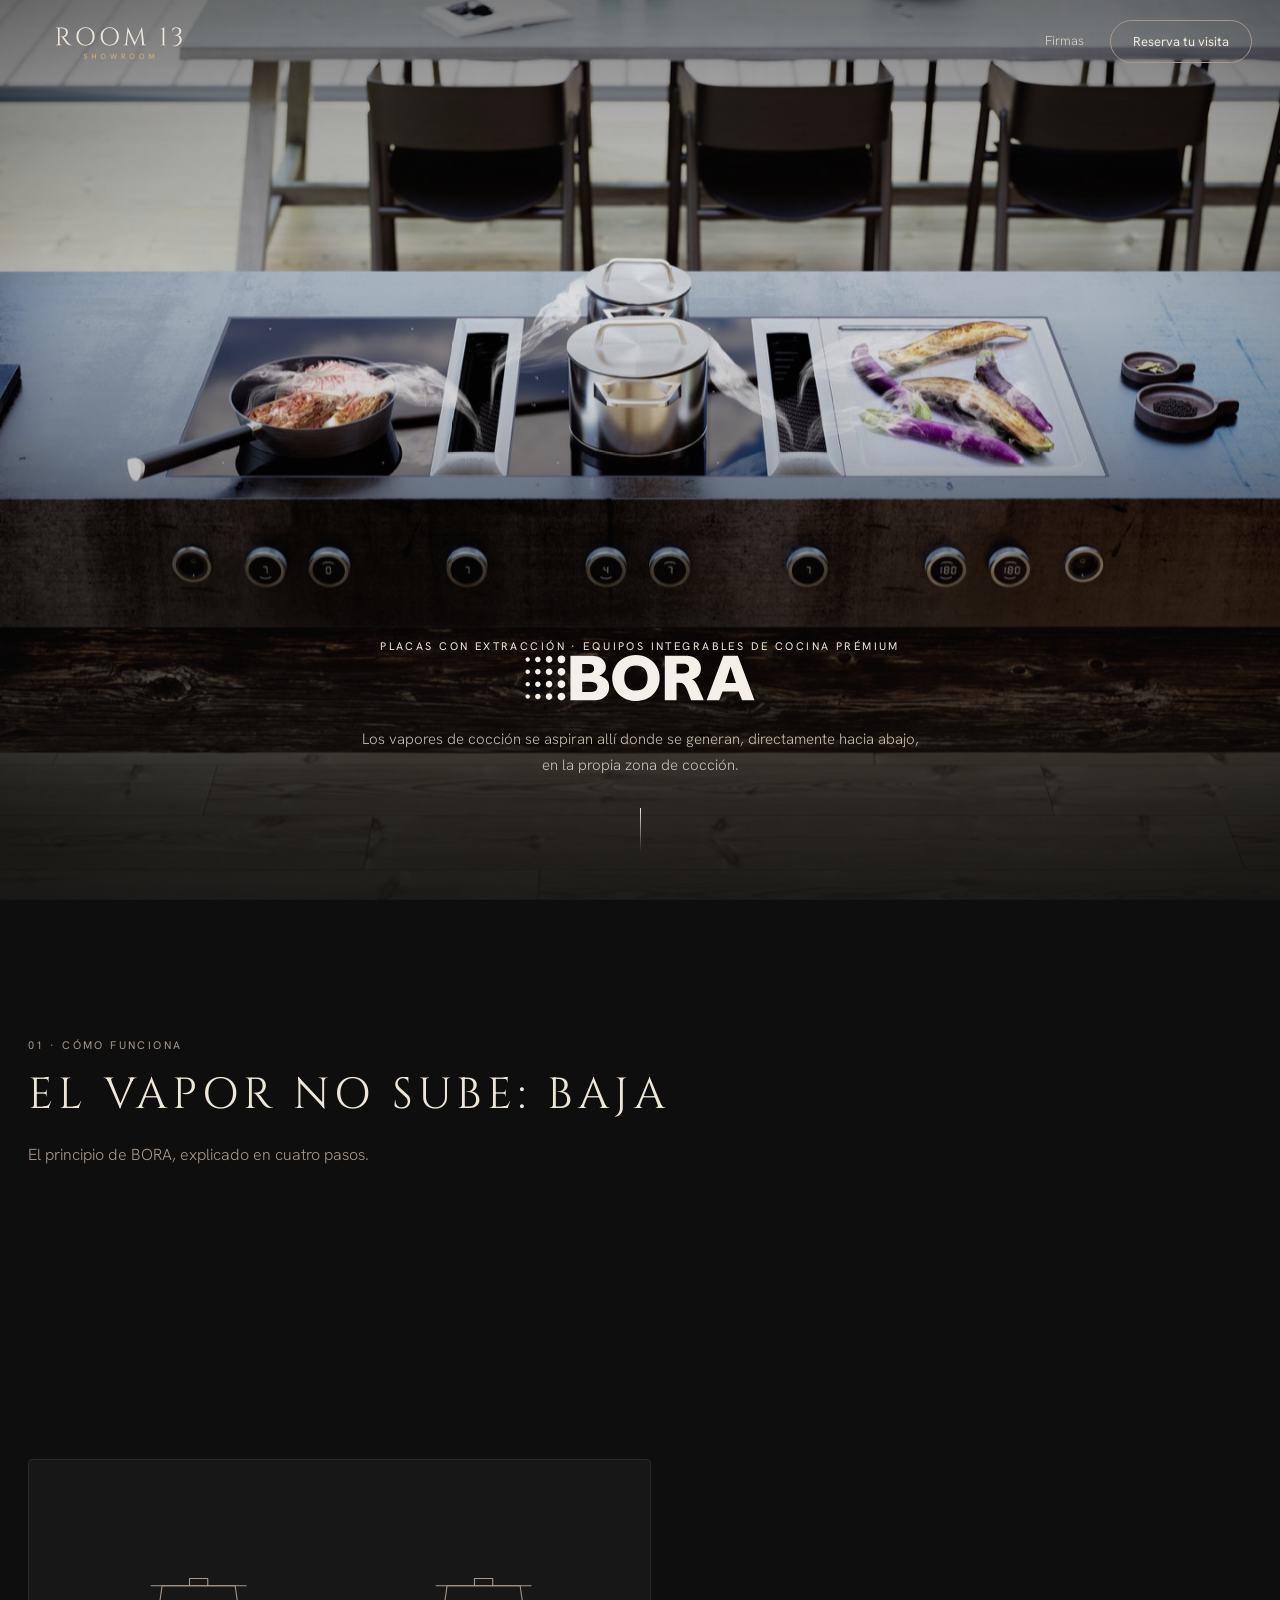
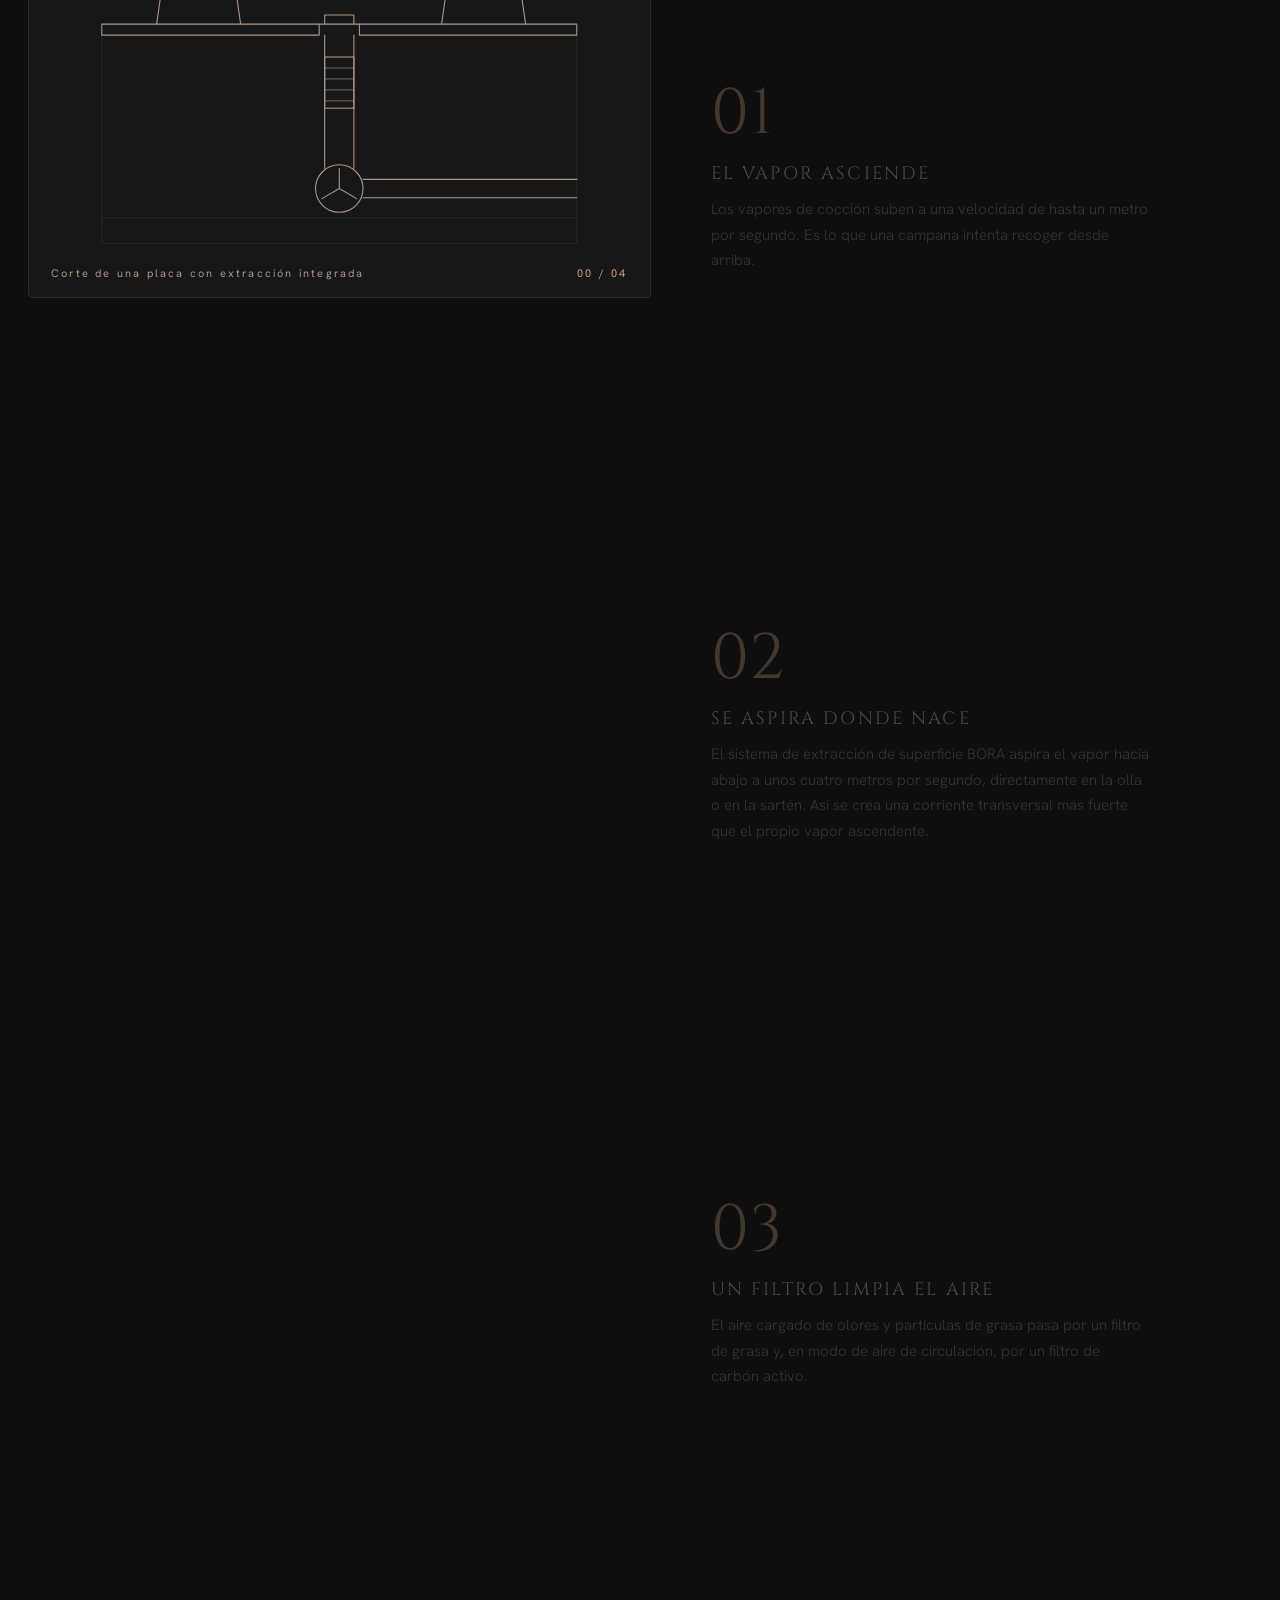
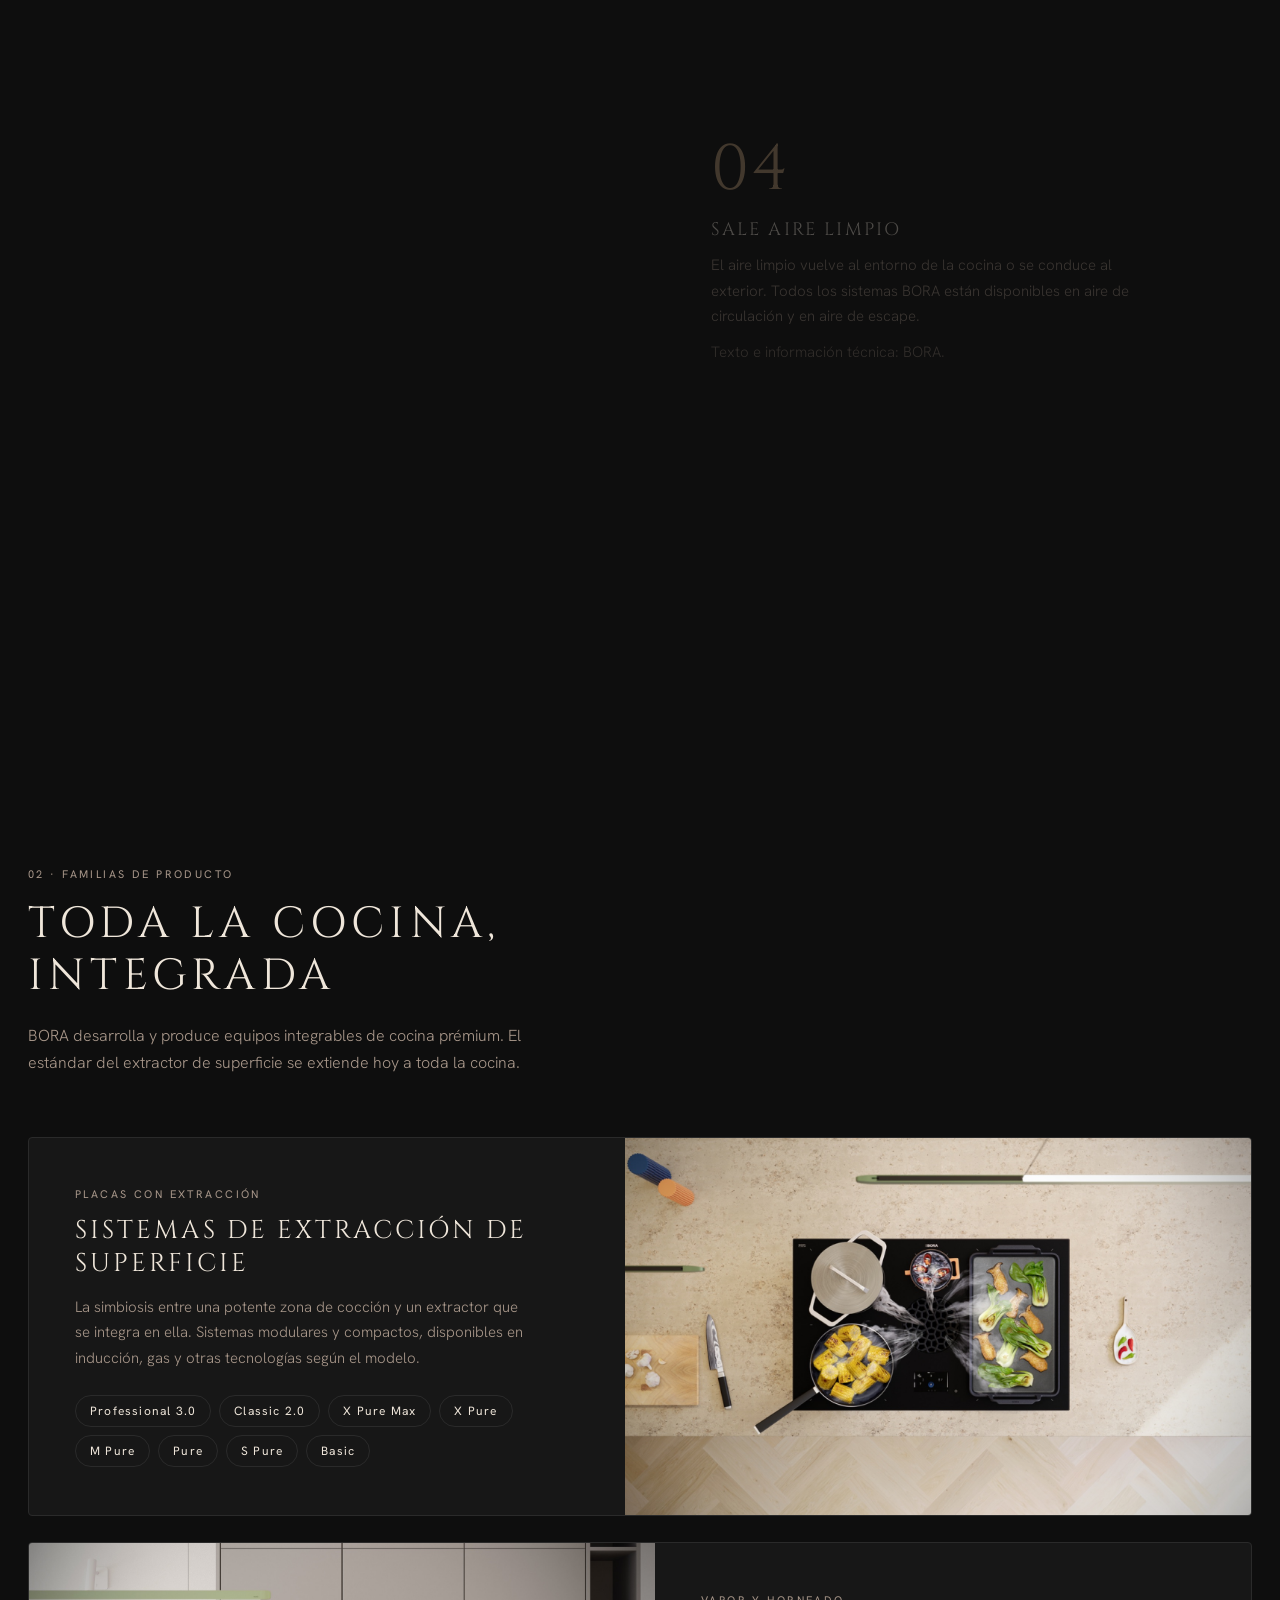
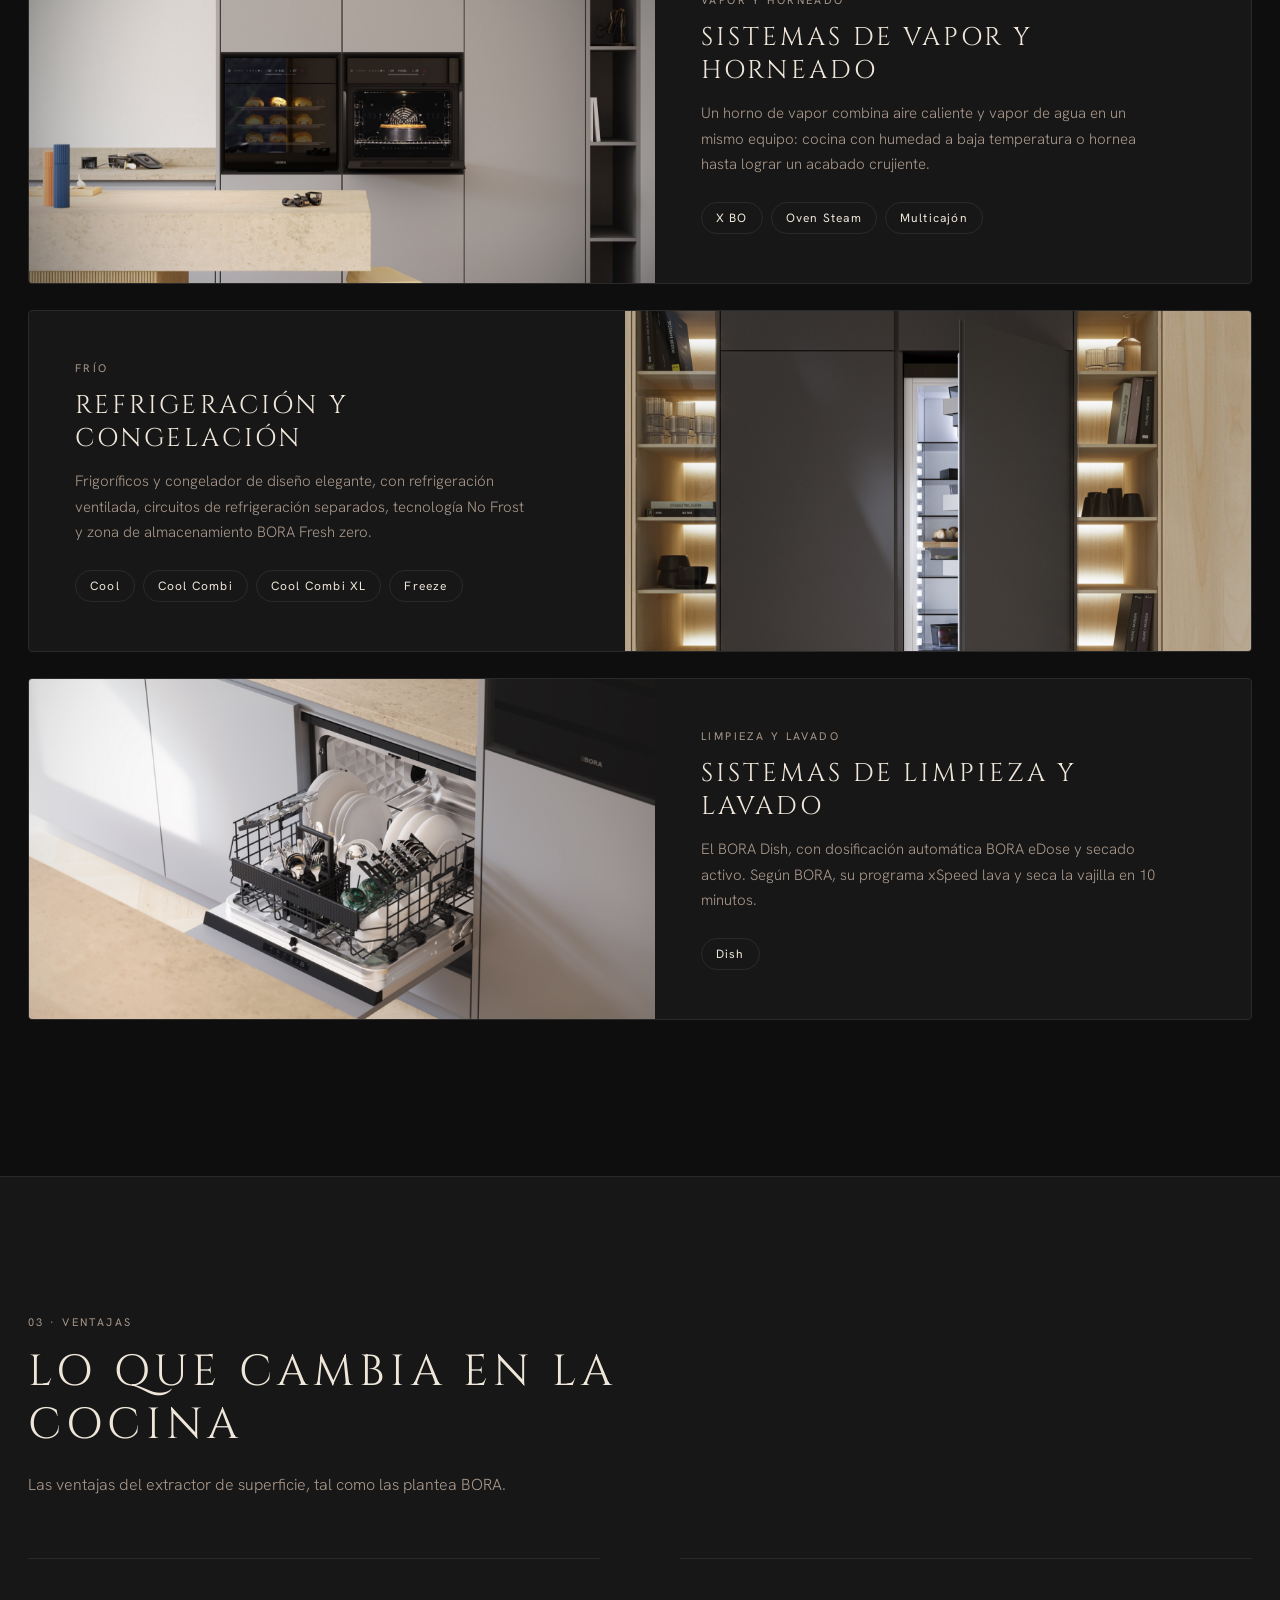
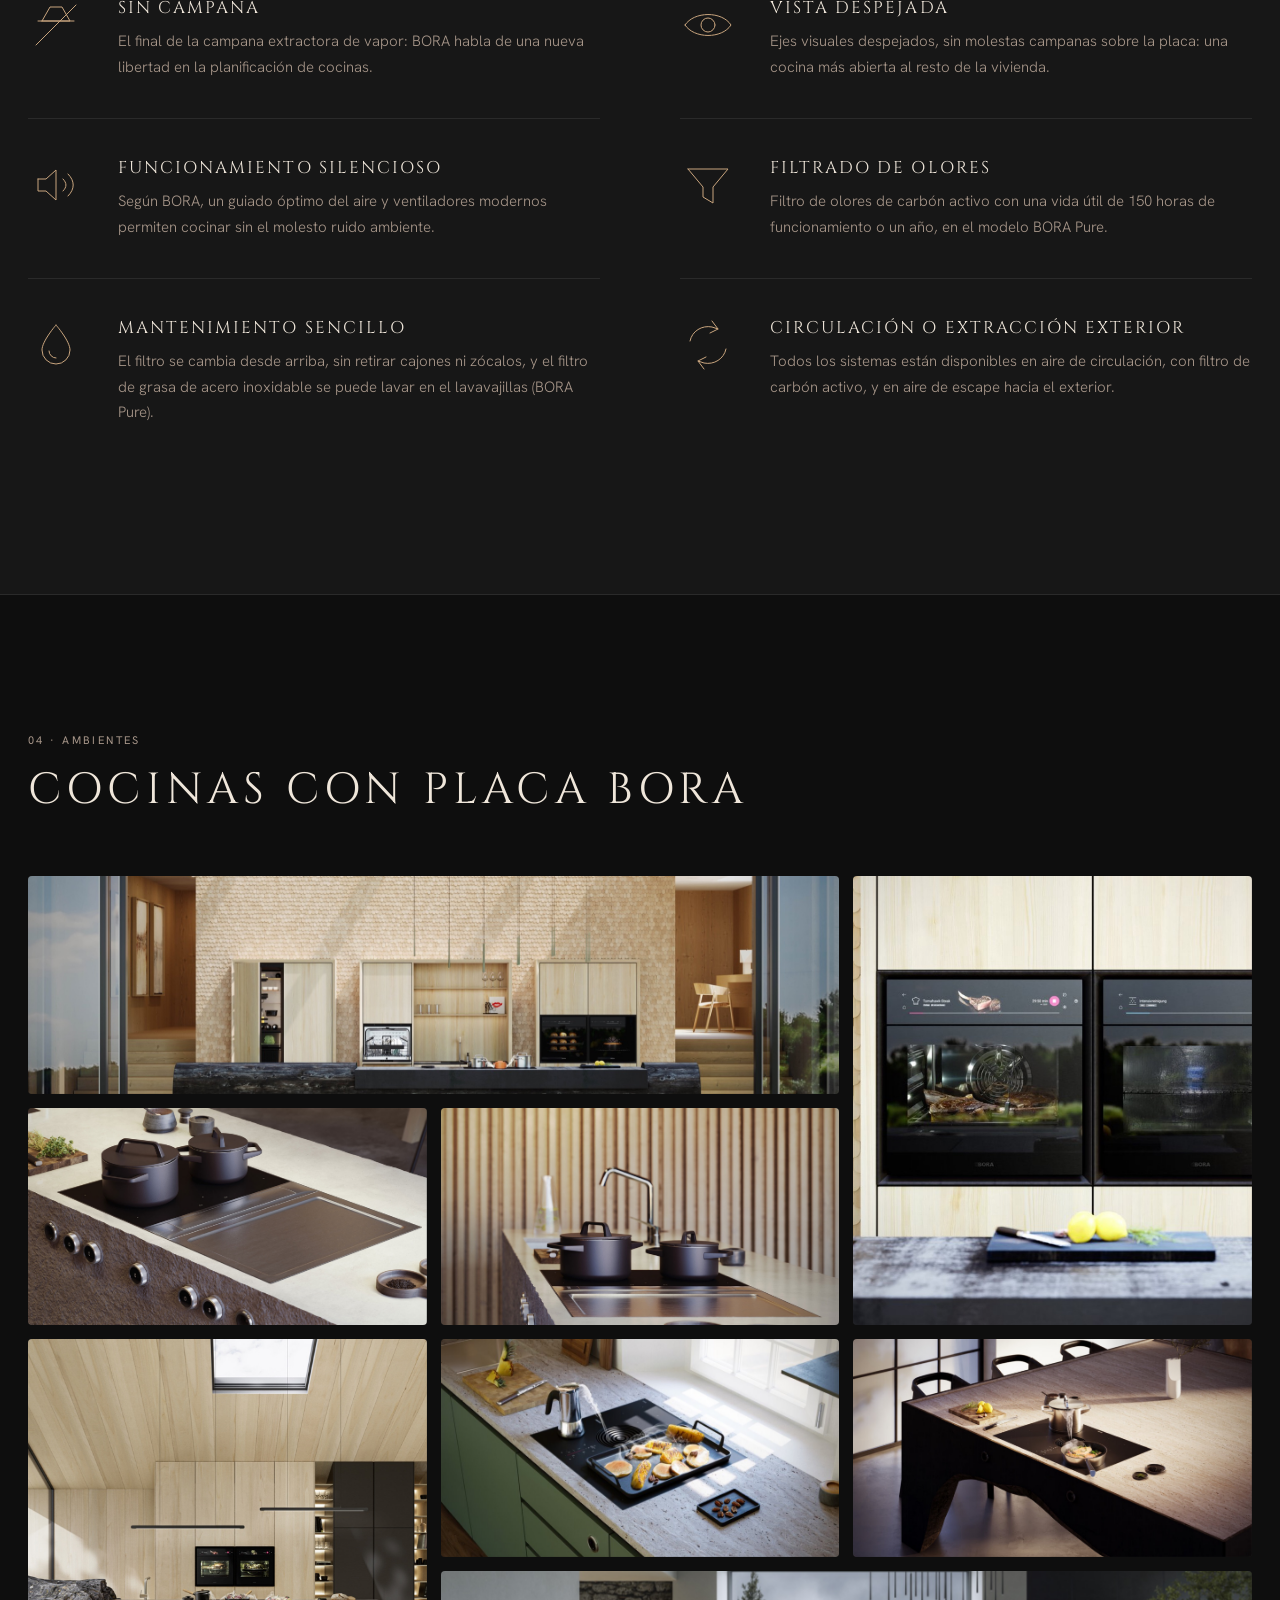
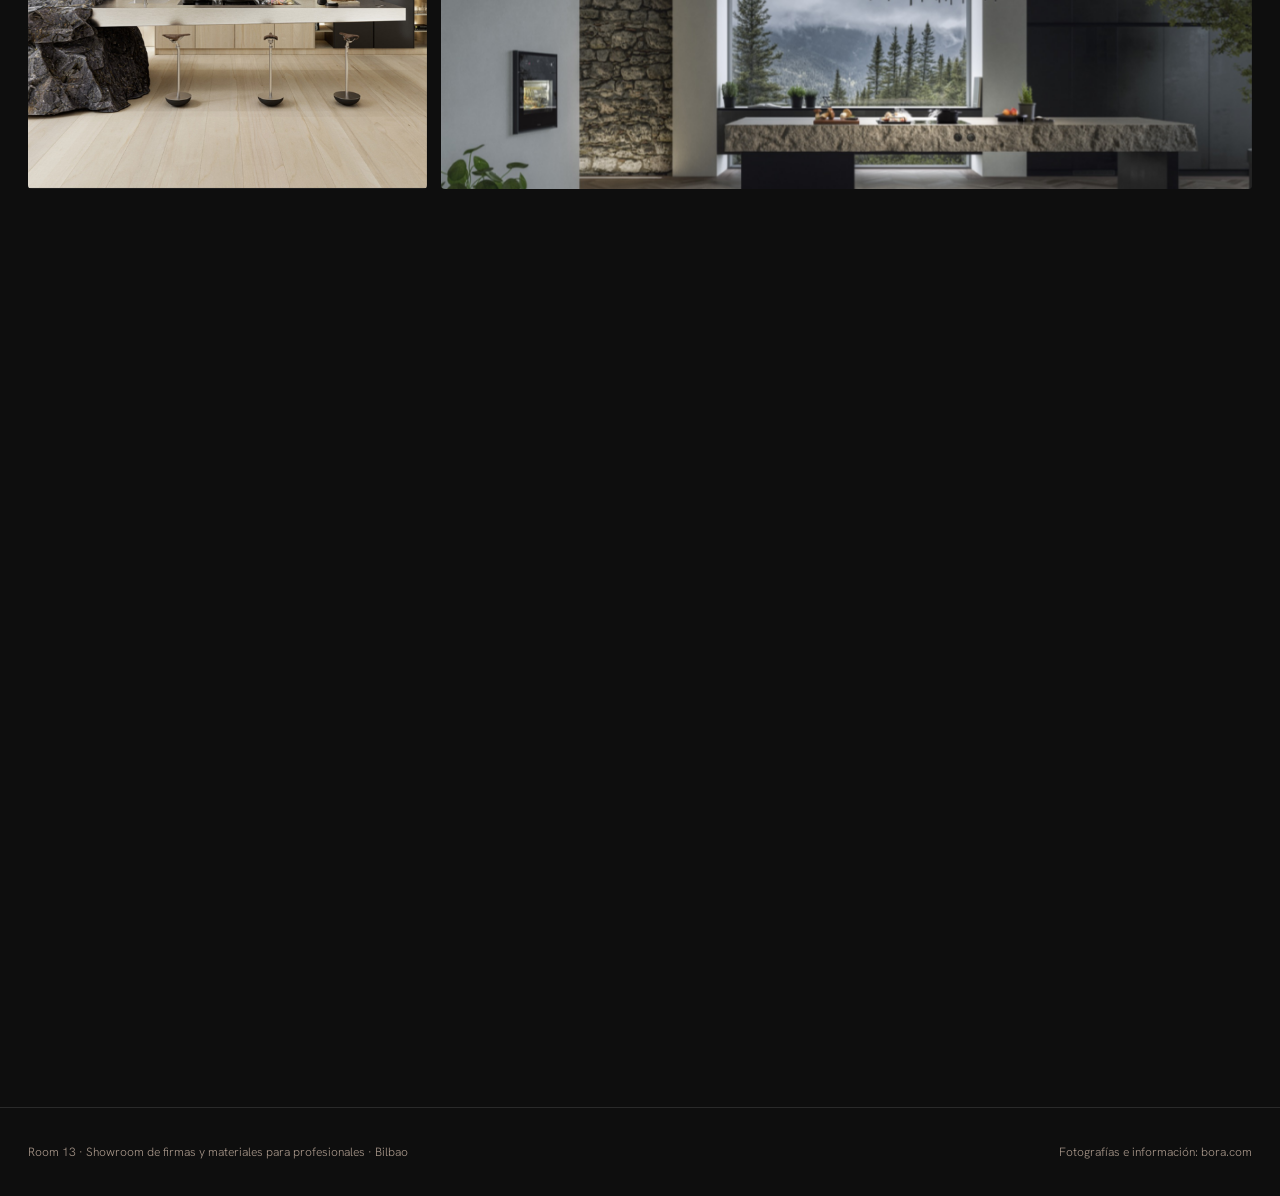
<file: bora.html>
<!doctype html>
<html lang="es">
<head>
<meta charset="utf-8">
<link rel="icon" href="img/favicon.svg" type="image/svg+xml">
<link rel="apple-touch-icon" href="img/favicon-180.png">
<meta name="viewport" content="width=device-width, initial-scale=1">
<title>Bora en Bilbao · Placas con extracción | Room 13 Showroom</title>
<meta name="description" content="Placas con extracción integrada BORA en Bilbao: cocina sin campana y aire limpio. Velas funcionar en Room 13, showroom para profesionales.">
<link rel="canonical" href="https://room13.es/bora.html">
<meta name="robots" content="index, follow">
<meta name="theme-color" content="#0e0e0e">
<meta property="og:type" content="website">
<meta property="og:site_name" content="Room 13 Showroom">
<meta property="og:locale" content="es_ES">
<meta property="og:title" content="Bora en Bilbao · Placas con extracción | Room 13 Showroom">
<meta property="og:description" content="Placas con extracción integrada BORA en Bilbao: cocina sin campana y aire limpio. Velas funcionar en Room 13, showroom para profesionales.">
<meta property="og:url" content="https://room13.es/bora.html">
<meta property="og:image" content="https://room13.es/img/bora/portada.jpg">
<meta name="twitter:card" content="summary_large_image">
<meta name="geo.region" content="ES-BI">
<meta name="geo.placename" content="Bilbao">
<script type="application/ld+json">{"@context": "https://schema.org", "@graph": [{"@type": "Organization", "@id": "https://room13.es/#org", "name": "Room 13", "alternateName": "Room 13 Showroom", "url": "https://room13.es/", "logo": "https://room13.es/img/marca/logo-512.png"}, {"@type": "WebPage", "@id": "https://room13.es/bora.html#pagina", "url": "https://room13.es/bora.html", "name": "Bora en Bilbao · Placas con extracción", "inLanguage": "es-ES", "isPartOf": {"@id": "https://room13.es/#web"}, "about": {"@type": "Brand", "name": "Bora"}, "mentions": {"@id": "https://room13.es/#showroom"}, "primaryImageOfPage": "https://room13.es/img/bora/portada.jpg"}, {"@type": "BreadcrumbList", "itemListElement": [{"@type": "ListItem", "position": 1, "name": "Room 13", "item": "https://room13.es/"}, {"@type": "ListItem", "position": 2, "name": "Firmas", "item": "https://room13.es/#firmas"}, {"@type": "ListItem", "position": 3, "name": "Bora", "item": "https://room13.es/bora.html"}]}]}</script>
<link rel="preconnect" href="https://fonts.googleapis.com">
<link href="https://fonts.googleapis.com/css2?family=Cinzel:wght@400;500&family=Hanken+Grotesk:wght@300;400;500&display=swap" rel="stylesheet">
<style>
  :root {
    --fondo:#0e0e0e; --fondo-2:#171717; --fondo-3:#202020; --texto:#efe6da; --suave:#a8978a; --linea:#2a2a2a; --acento:#c9a57e;
    --display:Cinzel, 'Trajan Pro', Georgia, serif; --sans:'Hanken Grotesk', system-ui, sans-serif;
  }
  * { box-sizing:border-box; margin:0; padding:0; }
  html { scroll-behavior:smooth; }
  body { background:var(--fondo); color:var(--texto); font:300 16px/1.7 var(--sans); -webkit-font-smoothing:antialiased; overflow-x:hidden; }
  a { color:inherit; text-decoration:none; }
  img { display:block; max-width:100%; }
  .ancho { max-width:1280px; margin:0 auto; padding:0 28px; }
  @media (max-width:640px) { .ancho { padding:0 16px; } }
  .peq { font:400 11px/1.5 var(--sans); letter-spacing:.22em; text-transform:uppercase; color:var(--suave); }
  h1, h2 { font:400 clamp(26px, 3.4vw, 46px)/1.2 var(--display); letter-spacing:.12em; text-transform:uppercase; }
  .pildora { display:inline-flex; align-items:center; gap:10px; font:400 13px var(--sans); padding:12px 22px; border:1px solid var(--suave); border-radius:999px; transition:background .3s, color .3s, border-color .3s; }
  .pildora:hover { background:var(--texto); color:var(--fondo); border-color:var(--texto); }
  .pildora.llena { background:var(--texto); color:var(--fondo); border-color:var(--texto); }
  .pildora.llena:hover { background:transparent; color:var(--texto); }
  .logo-firma { height:calc(64px * var(--e, 1)); width:auto; max-width:min(440px, 80vw); object-fit:contain; filter:brightness(0) invert(.92) sepia(.12); }
  @media (max-width:640px) { .logo-firma { height:calc(42px * var(--e, 1)); } }
  .aparece { opacity:0; transform:translateY(30px); transition:opacity 1.1s ease, transform 1.1s cubic-bezier(.2,.7,.2,1); }
  .aparece.visto { opacity:1; transform:none; }

  /* Cabecera */
  header { position:fixed; inset:0 0 auto; z-index:20; padding:20px 0; transition:background .4s; }
  header.solida { background:none; }
  header::before { content:""; position:absolute; inset:0 0 -46px; z-index:-1; pointer-events:none; opacity:0; transition:opacity .5s ease;
    background:linear-gradient(180deg, rgba(14,14,14,.78) 0%, rgba(14,14,14,.45) 50%, rgba(14,14,14,0) 100%);
    -webkit-backdrop-filter:blur(12px) saturate(1.1); backdrop-filter:blur(12px) saturate(1.1);
    -webkit-mask-image:linear-gradient(180deg, #000 0%, #000 45%, transparent 100%); mask-image:linear-gradient(180deg, #000 0%, #000 45%, transparent 100%); }
  header.solida::before { opacity:1; }
  header .ancho { display:flex; justify-content:space-between; align-items:center; gap:16px; }
  header nav { display:flex; gap:26px; align-items:center; font-size:13px; }
  header nav a:not(.pildora) { opacity:.8; } header nav a:not(.pildora):hover { opacity:1; }
  .marca { font:400 18px/1 var(--display); letter-spacing:.14em; }
  @media (max-width:640px) { header nav a:not(.pildora) { display:none; } }

  /* Portada */
  .portada { position:relative; height:100svh; min-height:560px; overflow:hidden; }
  .portada img.fondo-img { position:absolute; inset:0; width:100%; height:100%; object-fit:cover; object-position:50% 55%; will-change:transform; }
  .portada::after { content:""; position:absolute; inset:0; background:linear-gradient(180deg, rgba(10,10,10,.5) 0%, rgba(10,10,10,.1) 30%, rgba(10,10,10,.2) 50%, rgba(10,10,10,.88) 100%); }
  .portada .pie { position:absolute; z-index:1; left:0; right:0; bottom:48px; text-align:center; }
  .portada .logo-firma { margin:0 auto 26px; }
  .portada h1 { max-width:880px; margin:0 auto 16px; }
  .portada p.sub { max-width:560px; margin:0 auto; color:var(--texto); opacity:.8; font-size:15px; }
  .portada .baja-flecha { margin:30px auto 0; width:1px; height:44px; background:linear-gradient(var(--texto), transparent); animation:cae 2.2s ease-in-out infinite; }
  @keyframes cae { 0% { transform:scaleY(0); transform-origin:top; } 50% { transform:scaleY(1); transform-origin:top; } 51% { transform-origin:bottom; } 100% { transform:scaleY(0); transform-origin:bottom; } }

  .seccion { padding:130px 0; }
  .cab-sec { max-width:760px; margin-bottom:60px; }
  .cab-sec h2 { margin-top:12px; }
  .cab-sec p { margin-top:20px; color:var(--suave); max-width:560px; }

  /* 01 Cómo funciona: esquema que se anima al bajar */
  .como { padding-top:130px; }
  .como-grid { display:grid; grid-template-columns:1.15fr 1fr; gap:60px; align-items:start; }
  .esquema { position:sticky; top:0; height:100svh; display:flex; align-items:center; }
  .esquema .marco { width:100%; border:1px solid var(--linea); border-radius:4px; background:var(--fondo-2); padding:18px 18px 10px; }
  .esquema svg { display:block; width:100%; height:auto; overflow:visible; }
  .esquema .etapa { display:flex; justify-content:space-between; margin-top:6px; padding:0 4px 8px; }
  .esquema .etapa span { font:400 11px/1 var(--sans); letter-spacing:.2em; color:var(--suave); }
  .esquema .etapa b { white-space:nowrap; margin-left:12px; font:400 11px/1 var(--sans); letter-spacing:.2em; color:var(--acento); }
  .pasos { padding:30vh 0 22vh; }
  .paso { min-height:62vh; display:flex; flex-direction:column; justify-content:center; opacity:.28; transition:opacity .6s; }
  .paso.activo { opacity:1; }
  .paso .n { font:400 clamp(40px, 5vw, 70px)/1 var(--display); color:var(--acento); letter-spacing:.04em; }
  .paso h3 { font:400 18px/1.3 var(--display); letter-spacing:.12em; text-transform:uppercase; margin:16px 0 12px; }
  .paso p { color:var(--suave); max-width:440px; font-size:15px; }
  .nota { margin-top:10px; font-size:12px; color:var(--suave); opacity:.8; }

  /* Trazos del esquema */
  .esq-linea { fill:none; stroke:var(--suave); stroke-width:1.2; stroke-linecap:round; stroke-linejoin:round; }
  .esq-fino { fill:none; stroke:var(--linea); stroke-width:1; }
  .esq-txt { font:400 10px var(--sans); letter-spacing:.14em; fill:var(--suave); text-transform:uppercase; }
  .esq-acc { fill:none; stroke:var(--acento); stroke-width:1.6; stroke-linecap:round; stroke-linejoin:round; }
  .esq-rel { fill:var(--acento); }
  .sube, .baja, .limpio, .t1, .t2, .t3, .t4 { opacity:0; transition:opacity .8s; }
  .sube path { fill:none; stroke:var(--suave); stroke-width:1.3; stroke-linecap:round; stroke-dasharray:3 6; animation:fluye 1.6s linear infinite reverse; }
  .baja path, .limpio path.flujo { fill:none; stroke:var(--acento); stroke-width:1.6; stroke-linecap:round; stroke-dasharray:5 7; animation:fluye 1s linear infinite; }
  @keyframes fluye { to { stroke-dashoffset:-24; } }
  .filtro-caja { fill:transparent; stroke:var(--suave); stroke-width:1.2; transition:fill .8s, stroke .8s; }
  .hachas { stroke:var(--suave); stroke-width:1; opacity:.7; transition:stroke .8s; }
  .ventilador { transform-box:fill-box; transform-origin:center; animation:gira 3s linear infinite; animation-play-state:paused; }
  [data-e="1"] .sube, [data-e="1"] .t1, [data-e="2"] .t2, [data-e="3"] .t3, [data-e="4"] .t4 { opacity:1; }
  [data-e="2"] .baja, [data-e="3"] .baja, [data-e="4"] .baja { opacity:1; }
  [data-e="2"] .sube, [data-e="3"] .sube { opacity:.25; }
  [data-e="4"] .sube { opacity:.1; }
  [data-e="3"] .filtro-caja, [data-e="4"] .filtro-caja { fill:rgba(201,165,126,.16); stroke:var(--acento); }
  [data-e="3"] .hachas, [data-e="4"] .hachas { stroke:var(--acento); }
  [data-e="4"] .limpio { opacity:1; }
  [data-e="2"] .ventilador, [data-e="3"] .ventilador, [data-e="4"] .ventilador { animation-play-state:running; }
  @keyframes gira { to { transform:rotate(360deg); } }

  @media (max-width:860px) {
    .como-grid { grid-template-columns:1fr; gap:0; }
    .esquema { top:60px; height:auto; z-index:5; background:var(--fondo); padding:10px 0 14px; border-bottom:1px solid var(--linea); }
    .esquema .marco { padding:10px 10px 4px; }
    .pasos { padding:8vh 0 12vh; }
    .paso { min-height:48vh; }
  }

  /* 02 Familias: tarjetas horizontales */
  .familia { display:grid; grid-template-columns:1.05fr 1fr; border:1px solid var(--linea); border-radius:4px; overflow:hidden; background:var(--fondo-2); margin-bottom:26px; }
  .familia:nth-child(even) { grid-template-columns:1fr 1.05fr; }
  .familia:nth-child(even) figure { order:2; }
  .familia figure { position:relative; overflow:hidden; min-height:340px; }
  .familia figure img { position:absolute; inset:0; width:100%; height:100%; object-fit:cover; transform:scale(1.06); transition:transform 1.8s cubic-bezier(.2,.7,.2,1); }
  .familia.visto figure img { transform:scale(1); }
  .familia .cuerpo { padding:48px 46px; display:flex; flex-direction:column; justify-content:center; }
  .familia h3 { font:400 clamp(20px, 2vw, 26px)/1.3 var(--display); letter-spacing:.12em; text-transform:uppercase; margin:12px 0 14px; }
  .familia p { color:var(--suave); font-size:15px; max-width:460px; }
  .modelos { display:flex; flex-wrap:wrap; gap:8px; margin-top:24px; }
  .modelos span { font:400 12px var(--sans); letter-spacing:.1em; padding:7px 14px; border:1px solid var(--linea); border-radius:999px; }
  @media (max-width:860px) {
    .familia, .familia:nth-child(even) { grid-template-columns:1fr; }
    .familia:nth-child(even) figure { order:0; }
    .familia figure { min-height:0; aspect-ratio:16/10; }
    .familia .cuerpo { padding:30px 22px 34px; }
  }

  /* 03 Ventajas */
  .ventajas { background:var(--fondo-2); border-block:1px solid var(--linea); }
  .lista { display:grid; grid-template-columns:1fr 1fr; gap:0 80px; }
  .vent { display:grid; grid-template-columns:64px 1fr; gap:26px; padding:38px 0; border-top:1px solid var(--linea); align-items:start; }
  .vent svg { width:56px; height:56px; fill:none; stroke:var(--acento); stroke-width:1; stroke-linecap:round; stroke-linejoin:round; }
  .vent svg * { stroke-dasharray:1; stroke-dashoffset:1; transition:stroke-dashoffset 1.8s ease .2s; }
  .vent.visto svg * { stroke-dashoffset:0; }
  .vent h3 { font:400 17px/1.3 var(--display); letter-spacing:.12em; text-transform:uppercase; margin-bottom:10px; }
  .vent p { color:var(--suave); font-size:15px; }
  @media (max-width:860px) { .lista { grid-template-columns:1fr; } .vent { grid-template-columns:48px 1fr; gap:18px; padding:30px 0; } .vent svg { width:44px; height:44px; } }

  /* 04 Ambientes */
  .galeria { display:grid; grid-template-columns:repeat(6, 1fr); grid-auto-rows:clamp(150px, 17vw, 240px); gap:14px; }
  .galeria figure { position:relative; overflow:hidden; border-radius:4px; background:var(--fondo-3); grid-column:span 2; }
  .galeria figure.g4 { grid-column:span 4; } .galeria figure.alta { grid-row:span 2; }
  .galeria img { width:100%; height:100%; object-fit:cover; transform:scale(1.07); transition:transform 1.8s cubic-bezier(.2,.7,.2,1); will-change:transform; }
  .galeria figure.visto img { transform:scale(1); }
  .galeria figure:hover img { transform:scale(1.04); }
  @media (max-width:760px) {
    .galeria { grid-template-columns:1fr 1fr; grid-auto-rows:150px; gap:8px; }
    .galeria figure { grid-column:span 1; }
    .galeria figure.g4 { grid-column:span 2; } .galeria figure.alta { grid-row:span 2; }
  }

  /* Cierre */
  .cierre { padding:140px 0 120px; text-align:center; }
  .cierre h2 { max-width:820px; margin:20px auto 22px; }
  .cierre p { max-width:560px; margin:0 auto 36px; color:var(--suave); }
  .cierre .botones { display:flex; gap:12px; justify-content:center; flex-wrap:wrap; }
  .otras { margin-top:100px; display:flex; flex-wrap:wrap; justify-content:center; gap:28px 44px; align-items:center; }
  .otras img { height:calc(20px * var(--e, 1)); width:auto; max-width:120px; object-fit:contain; filter:brightness(0) invert(.92) sepia(.12); opacity:.55; transition:opacity .3s; }
  .otras a:hover img { opacity:1; }
  .otras .txt { font:600 15px var(--sans); opacity:.55; }
  footer { border-top:1px solid var(--linea); padding:34px 0; font-size:12px; color:var(--suave); }
  footer .ancho { display:flex; justify-content:space-between; gap:16px; flex-wrap:wrap; }

  @media (prefers-reduced-motion:reduce) {
    .aparece { opacity:1; transform:none; transition:none; }
    .portada .baja-flecha, .sube path, .baja path, .limpio path.flujo, .ventilador { animation:none; }
    .vent svg * { stroke-dashoffset:0; transition:none; }
    .familia figure img, .galeria img { transform:none; transition:none; }
    html { scroll-behavior:auto; }
  }

  /* Logo Room 13 · Showroom (mismo diseño que el rótulo) */
  .logo-r13 { display:block; height:42px; width:auto; }
  @media (max-width:640px) { .logo-r13 { height:34px; } }
  .sr { position:absolute; width:1px; height:1px; padding:0; margin:-1px; overflow:hidden; clip:rect(0 0 0 0); white-space:nowrap; border:0; }
</style>
<link rel="stylesheet" href="css/movil-firmas.css">
</head>
<body data-firma="bora">

<header id="cabecera">
  <div class="ancho">
    <a class="marca" href="index.html" aria-label="Room 13, inicio"><img src="img/marca/logo-peq.svg" alt="Room 13 Showroom" class="logo-r13"></a>
    <nav aria-label="Principal">
      <a href="index.html#firmas">Firmas</a>
      <a class="pildora" href="index.html#visita">Reserva tu visita</a>
    </nav>
  </div>
</header>

<main>

<section class="portada">
  <img class="fondo-img" id="fondo-portada" src="img/bora/portada.jpg" alt="Isla de cocina con placas BORA y extracción integrada en la superficie">
  <div class="pie">
    <div class="ancho aparece">
      <p class="peq" style="color:var(--texto)">Placas con extracción · Equipos integrables de cocina prémium</p>
      <h1><img class="logo-firma" src="img/firmas/bora.svg" alt="Bora" style="--e:.72"><span class="sr"> Bora en Bilbao</span></h1>
      <p class="sub">Los vapores de cocción se aspiran allí donde se generan, directamente hacia abajo, en la propia zona de cocción.</p>
      <div class="baja-flecha" aria-hidden="true"></div>
    </div>
  </div>
</section>

<section class="como" id="como">
  <div class="ancho">
    <div class="cab-sec aparece">
      <span class="peq">01 · Cómo funciona</span>
      <h2>El vapor no sube: baja</h2>
      <p>El principio de BORA, explicado en cuatro pasos.</p>
    </div>
    <div class="como-grid">
      <div class="esquema" id="esquema" data-e="0">
        <div class="marco">
          <svg viewBox="0 0 640 420" role="img" aria-label="Esquema en corte de una placa BORA: el vapor se aspira hacia abajo por el extractor integrado, atraviesa el filtro y sale limpio.">
            <defs>
              <marker id="punta" viewBox="0 0 10 10" refX="8" refY="5" markerWidth="7" markerHeight="7" orient="auto-start-reverse"><path d="M1 1 L9 5 L1 9" fill="none" stroke="context-stroke" stroke-width="1.4" stroke-linecap="round" stroke-linejoin="round"/></marker>
            </defs>
            <!-- armario y encimera, de perfil -->
            <path class="esq-fino" d="M60 172 V400 H580 V172"/>
            <path class="esq-fino" d="M60 372 H580"/>
            <!-- placa: dos zonas y hueco del extractor -->
            <path class="esq-linea" d="M60 160 H298 V172 H60 Z"/>
            <path class="esq-linea" d="M342 160 H580 V172 H342 Z"/>
            <!-- tobera de entrada -->
            <path class="esq-linea" d="M298 160 H342 M304 160 V150 H336 V160"/>
            <!-- conducto vertical -->
            <path class="esq-linea" d="M304 172 V318 M336 172 V318"/>
            <!-- filtro -->
            <rect class="filtro-caja" x="304" y="196" width="32" height="56"/>
            <path class="hachas" d="M304 208 H336 M304 220 H336 M304 232 H336 M304 244 H336"/>
            <!-- ventilador -->
            <circle class="esq-linea" cx="320" cy="340" r="26"/>
            <g class="ventilador"><path class="esq-linea" d="M320 340 V318 M320 340 L339 351 M320 340 L301 351"/></g>
            <!-- salida de aire -->
            <path class="esq-linea" d="M346 330 H580 M346 350 H580"/>
            <!-- ollas -->
            <path class="esq-linea" d="M120 160 L126 118 H206 L212 160"/><path class="esq-linea" d="M114 118 H218"/><path class="esq-linea" d="M156 118 V110 H176 V118"/>
            <path class="esq-linea" d="M432 160 L438 118 H518 L524 160"/><path class="esq-linea" d="M426 118 H530"/><path class="esq-linea" d="M468 118 V110 H488 V118"/>

            <!-- 1: vapor que asciende -->
            <g class="sube">
              <path d="M146 100 C136 84 156 72 146 56 C138 44 150 34 146 22"/>
              <path d="M166 100 C156 82 176 70 166 52 C160 42 170 30 166 18"/>
              <path d="M186 100 C176 84 196 72 186 56 C180 44 190 34 186 22"/>
              <path d="M458 100 C448 84 468 72 458 56 C452 44 462 34 458 22"/>
              <path d="M478 100 C468 82 488 70 478 52 C472 42 482 30 478 18"/>
              <path d="M498 100 C488 84 508 72 498 56 C492 44 502 34 498 22"/>
            </g>
            <!-- 2: corriente descendente -->
            <g class="baja">
              <path d="M214 120 C250 118 288 126 318 156" marker-end="url(#punta)" style="stroke:var(--acento)"/>
              <path d="M430 120 C394 118 352 126 322 156" marker-end="url(#punta)" style="stroke:var(--acento)"/>
              <path d="M320 168 V192" marker-end="url(#punta)"/>
              <path d="M320 256 V300" marker-end="url(#punta)"/>
            </g>
            <!-- 4: aire limpio -->
            <g class="limpio">
              <path class="flujo" d="M352 340 H560" marker-end="url(#punta)"/>
            </g>

            <!-- etiquetas -->
            <g class="t1"><text class="esq-txt" x="166" y="10" text-anchor="middle">Asciende · hasta 1 m/s</text></g>
            <g class="t2"><text class="esq-txt" x="320" y="95" text-anchor="middle" style="fill:var(--acento)">Aspira hacia abajo · ≈ 4 m/s</text></g>
            <g class="t3"><text class="esq-txt" x="352" y="228" style="fill:var(--acento)">Filtro</text></g>
            <g class="t4"><text class="esq-txt" x="470" y="326" text-anchor="middle" style="fill:var(--acento)">Aire limpio</text></g>
          </svg>
          <div class="etapa"><span>Corte de una placa con extracción integrada</span><b id="etapa-n">00 / 04</b></div>
        </div>
      </div>

      <div class="pasos" id="pasos">
        <div class="paso" data-n="1">
          <span class="n">01</span>
          <h3>El vapor asciende</h3>
          <p>Los vapores de cocción suben a una velocidad de hasta un metro por segundo. Es lo que una campana intenta recoger desde arriba.</p>
        </div>
        <div class="paso" data-n="2">
          <span class="n">02</span>
          <h3>Se aspira donde nace</h3>
          <p>El sistema de extracción de superficie BORA aspira el vapor hacia abajo a unos cuatro metros por segundo, directamente en la olla o en la sartén. Así se crea una corriente transversal más fuerte que el propio vapor ascendente.</p>
        </div>
        <div class="paso" data-n="3">
          <span class="n">03</span>
          <h3>Un filtro limpia el aire</h3>
          <p>El aire cargado de olores y partículas de grasa pasa por un filtro de grasa y, en modo de aire de circulación, por un filtro de carbón activo.</p>
        </div>
        <div class="paso" data-n="4">
          <span class="n">04</span>
          <h3>Sale aire limpio</h3>
          <p>El aire limpio vuelve al entorno de la cocina o se conduce al exterior. Todos los sistemas BORA están disponibles en aire de circulación y en aire de escape.</p>
          <p class="nota">Texto e información técnica: BORA.</p>
        </div>
      </div>
    </div>
  </div>
</section>

<section class="seccion" id="familias">
  <div class="ancho">
    <div class="cab-sec aparece">
      <span class="peq">02 · Familias de producto</span>
      <h2>Toda la cocina, integrada</h2>
      <p>BORA desarrolla y produce equipos integrables de cocina prémium. El estándar del extractor de superficie se extiende hoy a toda la cocina.</p>
    </div>

    <article class="familia aparece">
      <figure><img src="img/bora/extraccion.jpg" alt="Vista cenital de una placa BORA X Pure Max cocinando" loading="lazy"></figure>
      <div class="cuerpo">
        <span class="peq">Placas con extracción</span>
        <h3>Sistemas de extracción de superficie</h3>
        <p>La simbiosis entre una potente zona de cocción y un extractor que se integra en ella. Sistemas modulares y compactos, disponibles en inducción, gas y otras tecnologías según el modelo.</p>
        <div class="modelos"><span>Professional 3.0</span><span>Classic 2.0</span><span>X Pure Max</span><span>X Pure</span><span>M Pure</span><span>Pure</span><span>S Pure</span><span>Basic</span></div>
      </div>
    </article>

    <article class="familia aparece">
      <figure><img src="img/bora/vapor.jpg" alt="Cocina con hornos de vapor BORA integrados en columna" loading="lazy"></figure>
      <div class="cuerpo">
        <span class="peq">Vapor y horneado</span>
        <h3>Sistemas de vapor y horneado</h3>
        <p>Un horno de vapor combina aire caliente y vapor de agua en un mismo equipo: cocina con humedad a baja temperatura o hornea hasta lograr un acabado crujiente.</p>
        <div class="modelos"><span>X BO</span><span>Oven Steam</span><span>Multicajón</span></div>
      </div>
    </article>

    <article class="familia aparece">
      <figure><img src="img/bora/frio.jpg" alt="Frigorífico BORA integrado en una columna de cocina con estanterías iluminadas" loading="lazy"></figure>
      <div class="cuerpo">
        <span class="peq">Frío</span>
        <h3>Refrigeración y congelación</h3>
        <p>Frigoríficos y congelador de diseño elegante, con refrigeración ventilada, circuitos de refrigeración separados, tecnología No Frost y zona de almacenamiento BORA Fresh zero.</p>
        <div class="modelos"><span>Cool</span><span>Cool Combi</span><span>Cool Combi XL</span><span>Freeze</span></div>
      </div>
    </article>

    <article class="familia aparece">
      <figure><img src="img/bora/lavado.jpg" alt="Lavavajillas BORA integrado bajo la encimera" loading="lazy"></figure>
      <div class="cuerpo">
        <span class="peq">Limpieza y lavado</span>
        <h3>Sistemas de limpieza y lavado</h3>
        <p>El BORA Dish, con dosificación automática BORA eDose y secado activo. Según BORA, su programa xSpeed lava y seca la vajilla en 10 minutos.</p>
        <div class="modelos"><span>Dish</span></div>
      </div>
    </article>
  </div>
</section>

<section class="seccion ventajas" id="ventajas">
  <div class="ancho">
    <div class="cab-sec aparece">
      <span class="peq">03 · Ventajas</span>
      <h2>Lo que cambia en la cocina</h2>
      <p>Las ventajas del extractor de superficie, tal como las plantea BORA.</p>
    </div>
    <div class="lista">
      <div class="vent aparece">
        <svg viewBox="0 0 56 56" aria-hidden="true"><path pathLength="1" d="M14 24 L22 10 H34 L42 24 Z"/><path pathLength="1" d="M10 24 H46"/><path pathLength="1" d="M8 48 L48 8"/></svg>
        <div><h3>Sin campana</h3><p>El final de la campana extractora de vapor: BORA habla de una nueva libertad en la planificación de cocinas.</p></div>
      </div>
      <div class="vent aparece">
        <svg viewBox="0 0 56 56" aria-hidden="true"><path pathLength="1" d="M5 28 C14 14 42 14 51 28 C42 42 14 42 5 28 Z"/><circle pathLength="1" cx="28" cy="28" r="7"/></svg>
        <div><h3>Vista despejada</h3><p>Ejes visuales despejados, sin molestas campanas sobre la placa: una cocina más abierta al resto de la vivienda.</p></div>
      </div>
      <div class="vent aparece">
        <svg viewBox="0 0 56 56" aria-hidden="true"><path pathLength="1" d="M10 22 H18 L28 13 V43 L18 34 H10 Z"/><path pathLength="1" d="M35 22 C39 26 39 30 35 34"/><path pathLength="1" d="M40 17 C47 24 47 32 40 39"/></svg>
        <div><h3>Funcionamiento silencioso</h3><p>Según BORA, un guiado óptimo del aire y ventiladores modernos permiten cocinar sin el molesto ruido ambiente.</p></div>
      </div>
      <div class="vent aparece">
        <svg viewBox="0 0 56 56" aria-hidden="true"><path pathLength="1" d="M8 12 H48 L33 30 V46 L23 40 V30 Z"/></svg>
        <div><h3>Filtrado de olores</h3><p>Filtro de olores de carbón activo con una vida útil de 150 horas de funcionamiento o un año, en el modelo BORA Pure.</p></div>
      </div>
      <div class="vent aparece">
        <svg viewBox="0 0 56 56" aria-hidden="true"><path pathLength="1" d="M28 8 C28 8 14 24 14 33 A14 14 0 0 0 42 33 C42 24 28 8 28 8 Z"/><path pathLength="1" d="M21 34 A7 7 0 0 0 28 41"/></svg>
        <div><h3>Mantenimiento sencillo</h3><p>El filtro se cambia desde arriba, sin retirar cajones ni zócalos, y el filtro de grasa de acero inoxidable se puede lavar en el lavavajillas (BORA Pure).</p></div>
      </div>
      <div class="vent aparece">
        <svg viewBox="0 0 56 56" aria-hidden="true"><path pathLength="1" d="M10 24 C12 14 22 8 32 10 L38 12"/><path pathLength="1" d="M32 4 L38 12 L30 16"/><path pathLength="1" d="M46 32 C44 42 34 48 24 46 L18 44"/><path pathLength="1" d="M24 52 L18 44 L26 40"/></svg>
        <div><h3>Circulación o extracción exterior</h3><p>Todos los sistemas están disponibles en aire de circulación, con filtro de carbón activo, y en aire de escape hacia el exterior.</p></div>
      </div>
    </div>
  </div>
</section>

<section class="seccion" id="ambientes">
  <div class="ancho">
    <div class="cab-sec aparece">
      <span class="peq">04 · Ambientes</span>
      <h2>Cocinas con placa BORA</h2>
    </div>
    <div class="galeria">
      <figure class="g4 aparece"><img src="img/bora/amb3.jpg" alt="Cocina abierta al exterior con isla y equipos BORA" loading="lazy"></figure>
      <figure class="alta aparece"><img src="img/bora/amb5.jpg" alt="Dos hornos de vapor BORA X BO integrados" loading="lazy" style="object-position:30% 50%"></figure>
      <figure class="g2 aparece"><img src="img/bora/amb1.jpg" alt="Placa BORA Professional con mandos laterales" loading="lazy"></figure>
      <figure class="g2 aparece"><img src="img/bora/amb2.jpg" alt="Placa BORA con ollas y grifo" loading="lazy"></figure>
      <figure class="alta aparece"><img src="img/bora/amb4.jpg" alt="Cocina de madera clara con equipos BORA" loading="lazy"></figure>
      <figure class="g2 aparece"><img src="img/bora/amb6.jpg" alt="Placa BORA con teppanyaki sobre cocina verde" loading="lazy"></figure>
      <figure class="g2 aparece"><img src="img/bora/amb7.jpg" alt="Isla de cocina con placa BORA Pure" loading="lazy"></figure>
      <figure class="g4 aparece"><img src="img/bora/amb8.jpg" alt="Cocina oscura con vistas a la montaña y placa BORA" loading="lazy"></figure>
    </div>
  </div>
</section>

<section class="cierre" id="cierre">
  <div class="ancho aparece">
    <span class="peq">En Room 13</span>
    <h2>Una cocina sin campana, vista en directo</h2>
    <p>Ven con tu cliente y hablamos de sistema, planificación del mueble inferior e instalación. En Room 13 te damos servicio completo: asesoramiento, medición, suministro y montaje cuando el proyecto lo pide.</p>
    <div class="botones"><a class="pildora llena" href="index.html#visita">Reserva tu visita</a><a class="pildora" href="index.html#firmas">Ver todas las firmas</a></div>
    <nav class="otras" aria-label="Otras firmas" id="otras"></nav>
  </div>
</section>

</main>

<footer><div class="ancho"><span>Room 13 · Showroom de firmas y materiales para profesionales · Bilbao</span><span>Fotografías e información: bora.com</span></div></footer>

<script>
  const quieto = matchMedia('(prefers-reduced-motion: reduce)').matches;
  const cab = document.getElementById('cabecera'), fondo = document.getElementById('fondo-portada');
  const esq = document.getElementById('esquema'), pasos = [...document.querySelectorAll('.paso')], etapaN = document.getElementById('etapa-n');
  const zona = document.getElementById('pasos');

  const alBajar = () => {
    cab.classList.toggle('solida', scrollY > innerHeight * .7);
    if (!quieto && scrollY < innerHeight) fondo.style.transform = `translateY(${scrollY * .18}px) scale(${1 + scrollY / innerHeight * .08})`;
    // etapa activa: el paso más cercano al centro de la ventana (algo más arriba en móvil, bajo el esquema)
    const z = zona.getBoundingClientRect();
    const ref = innerWidth > 860 ? innerHeight * .5 : innerHeight * .62;
    let act = 0, mejor = 1e9;
    if (z.top < ref && z.bottom > 0) pasos.forEach(p => {
      const r = p.getBoundingClientRect(), d = Math.abs((r.top + r.bottom) / 2 - ref);
      if (d < mejor) { mejor = d; act = +p.dataset.n; }
    });
    pasos.forEach(p => p.classList.toggle('activo', +p.dataset.n === act));
    esq.dataset.e = act; etapaN.textContent = `0${act} / 04`;
  };
  addEventListener('scroll', alBajar, { passive: true });
  addEventListener('resize', alBajar); addEventListener('load', alBajar); alBajar();

  const obs = new IntersectionObserver(es => es.forEach(e => { if (e.isIntersecting) { e.target.classList.add('visto'); obs.unobserve(e.target); } }), { threshold: .15 });
  document.querySelectorAll('.aparece').forEach(el => obs.observe(el));
</script>
<script src="js/firmas.js"></script>
</body>
</html>
</file>
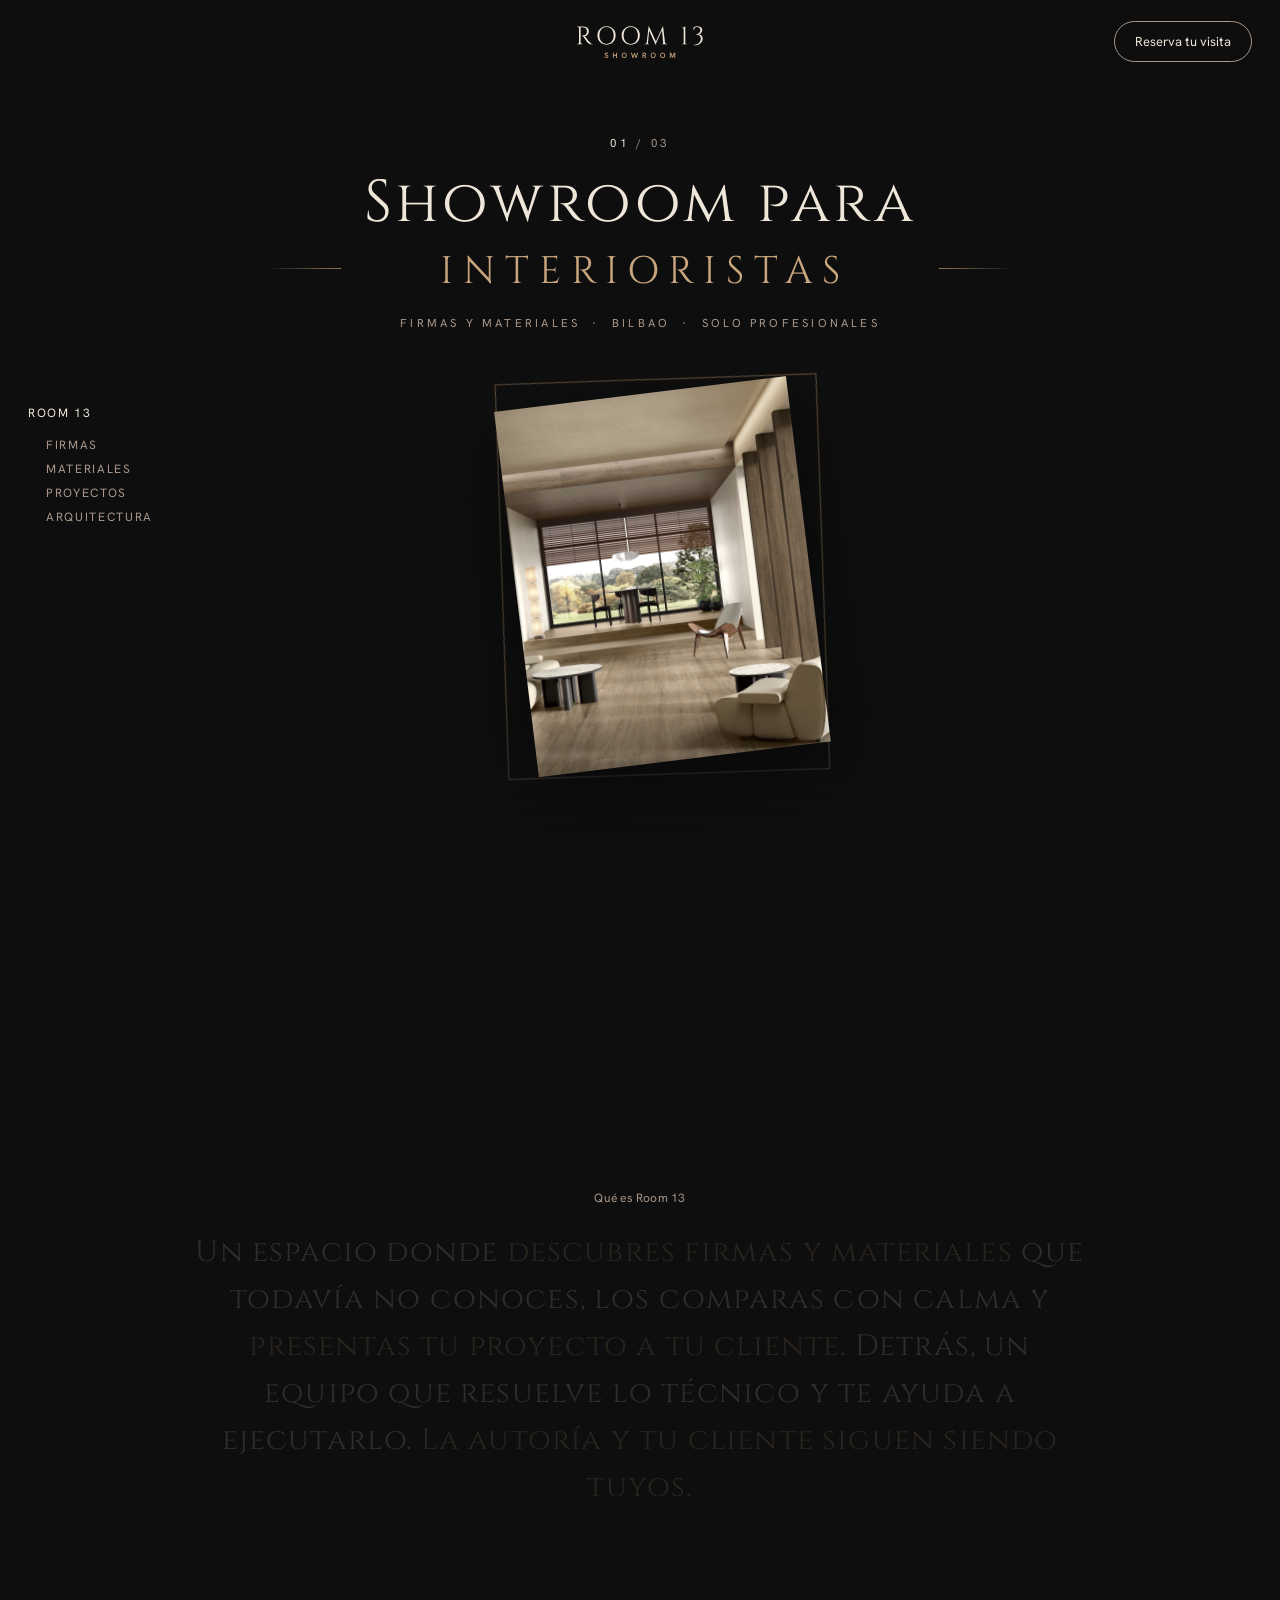
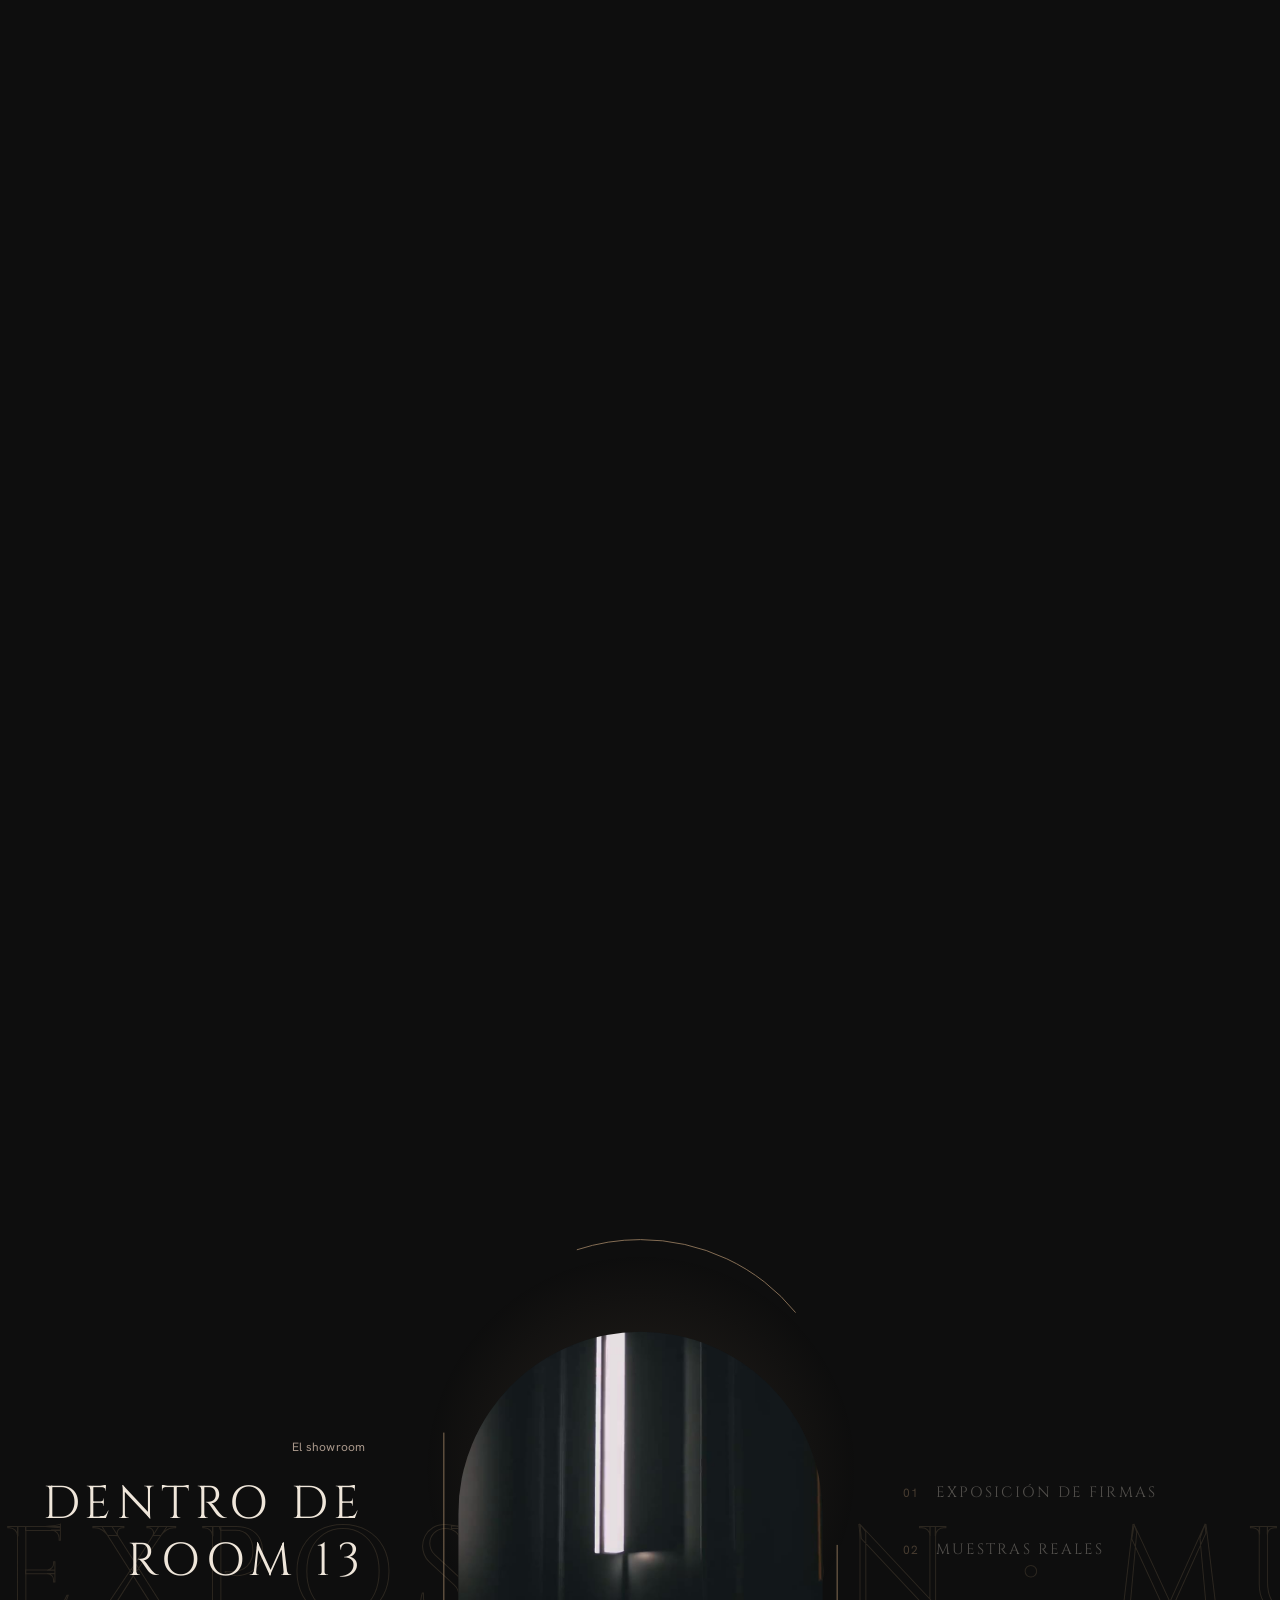
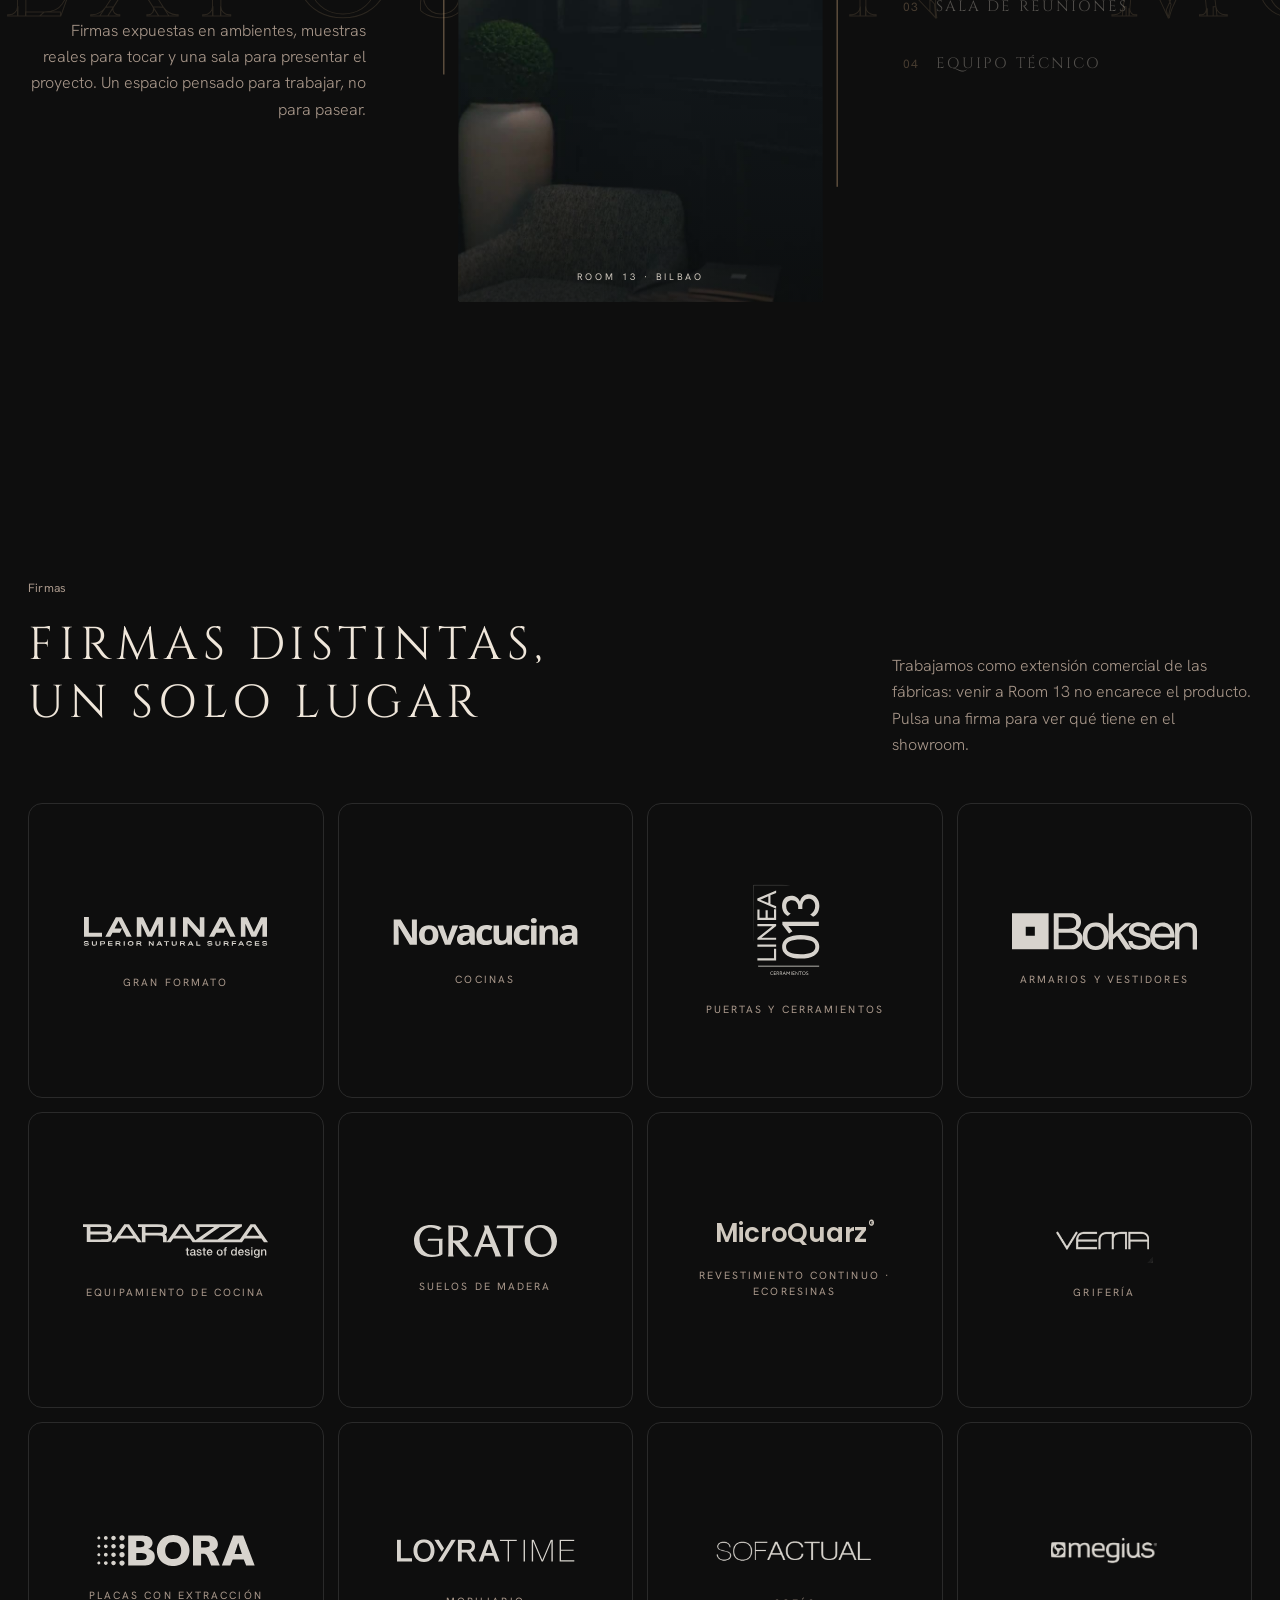
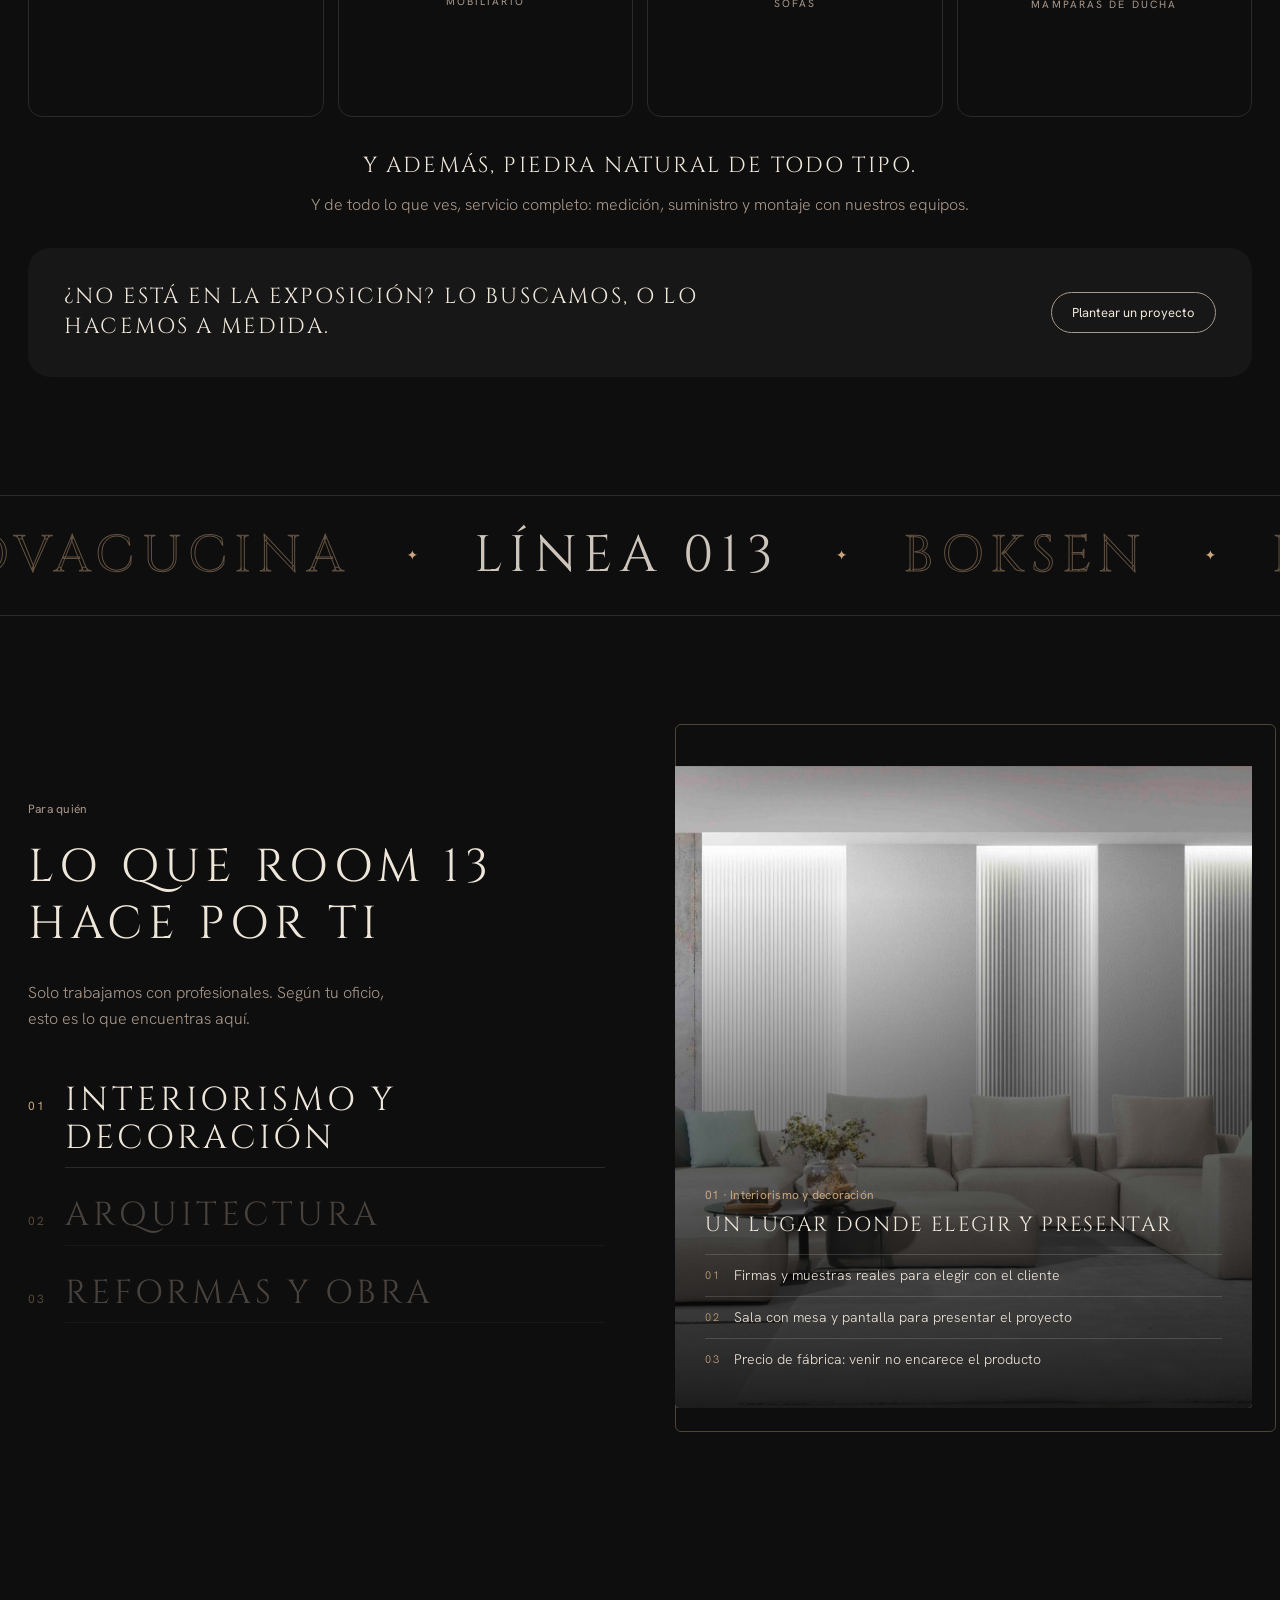
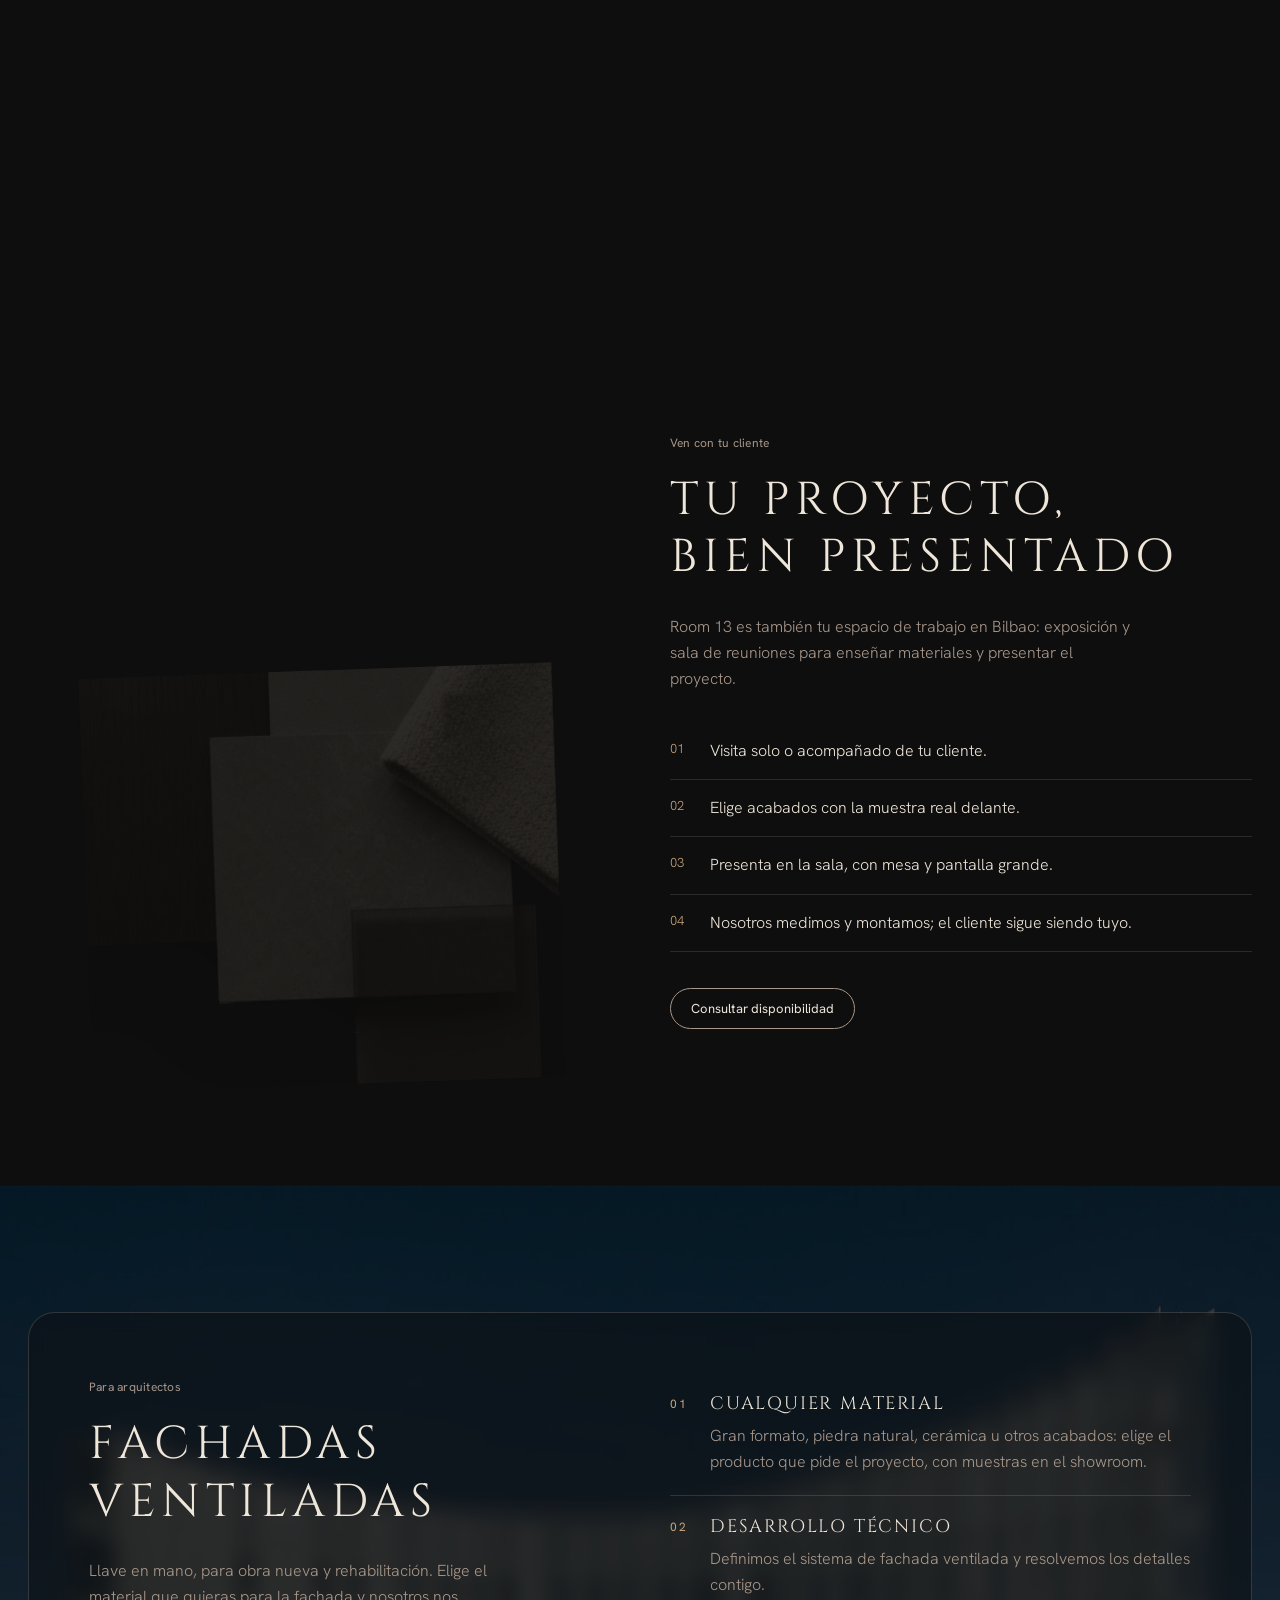
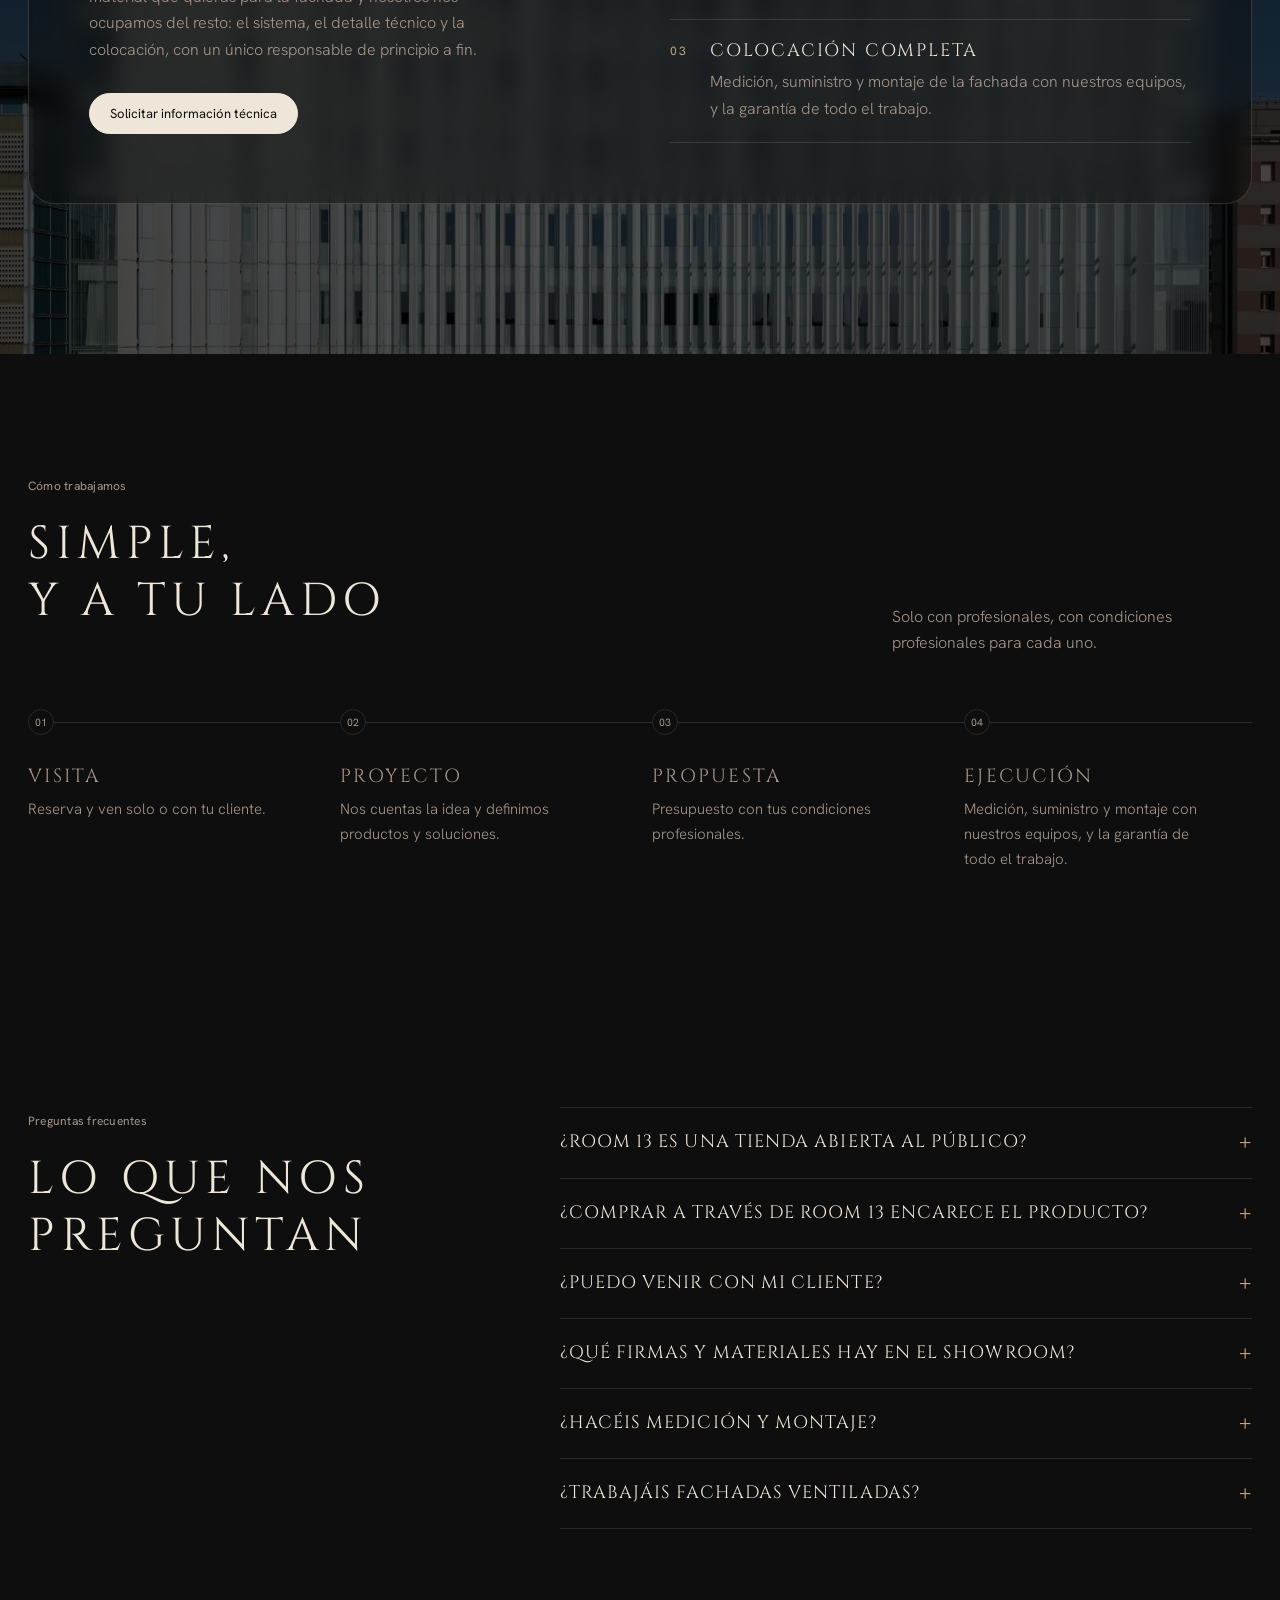
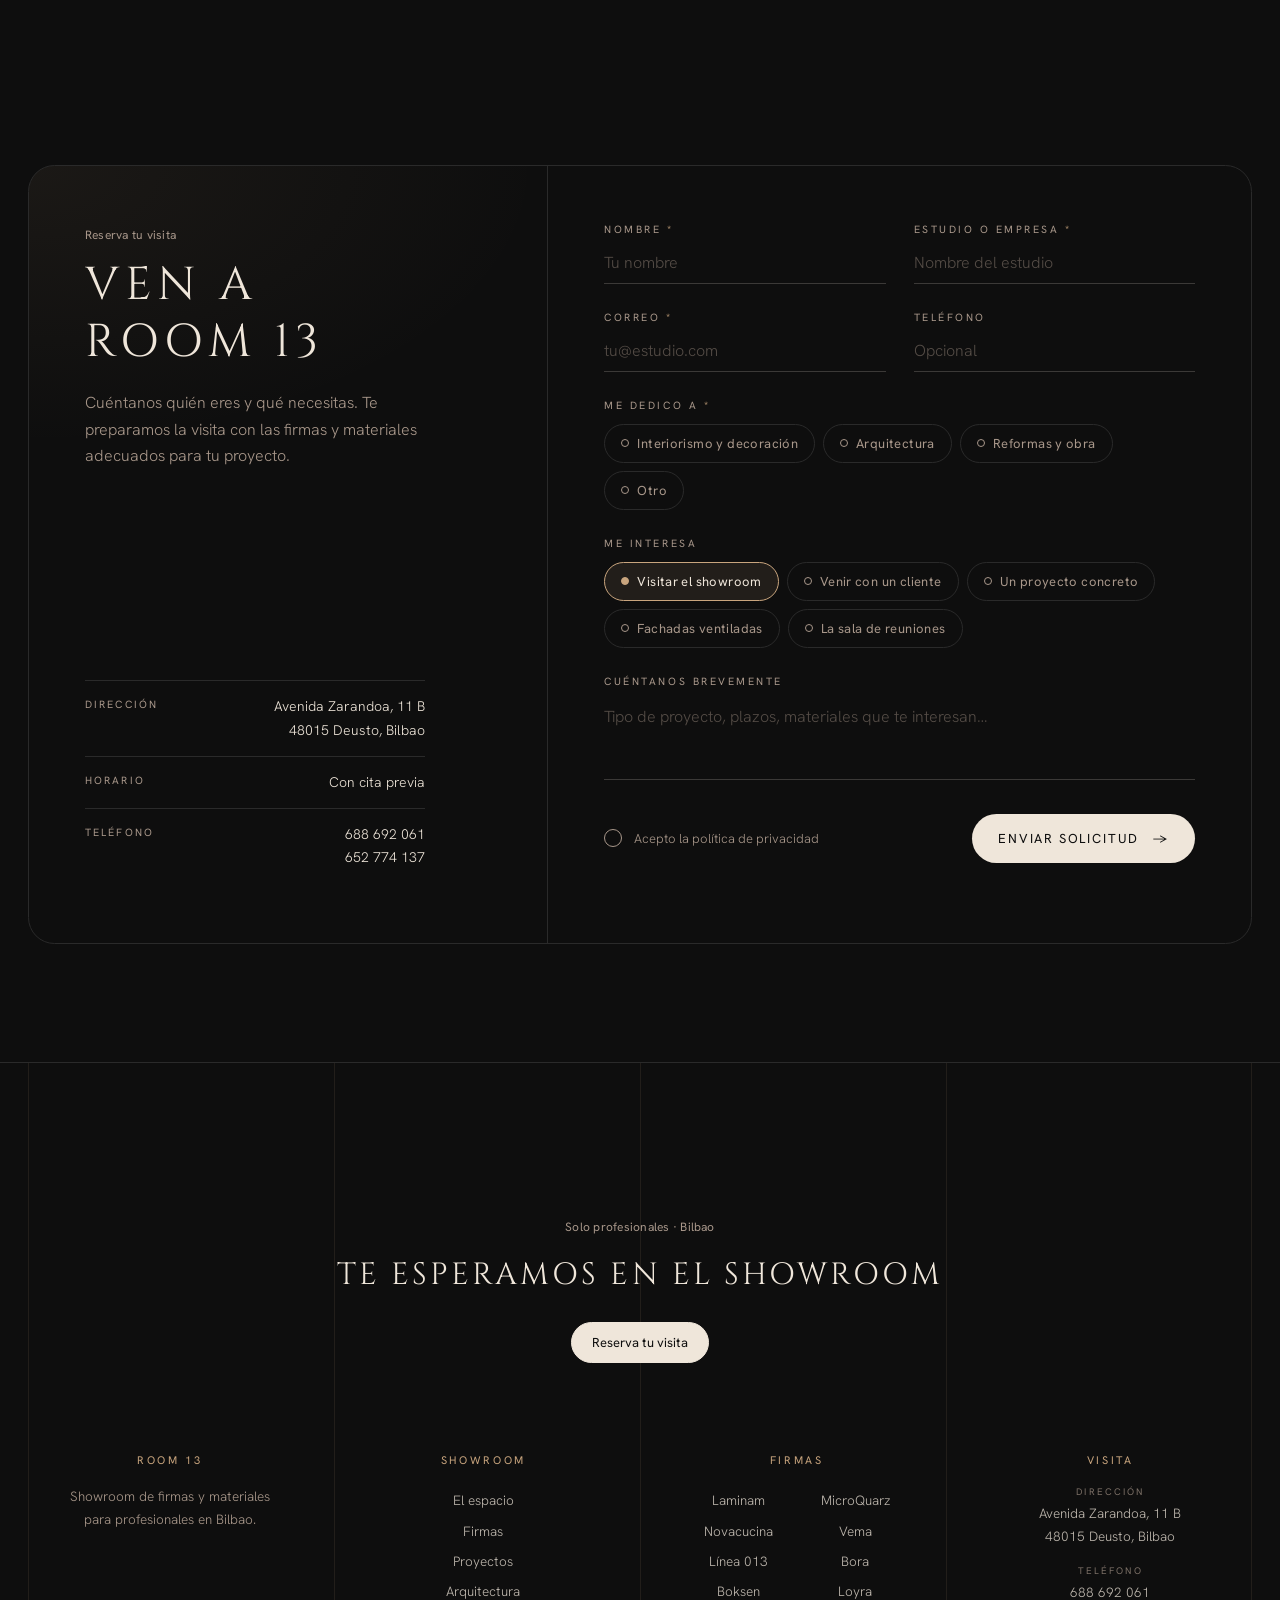
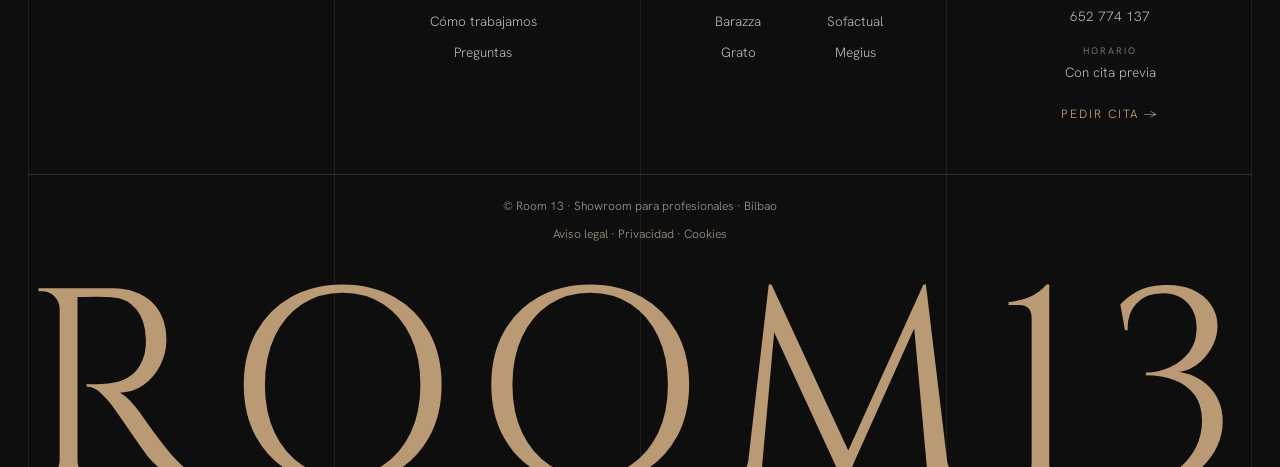
<file: firma.html>
<!doctype html>
<html lang="es">
<head>
<meta charset="utf-8">
<link rel="icon" href="img/favicon.svg" type="image/svg+xml">
<link rel="apple-touch-icon" href="img/favicon-180.png">
<meta name="viewport" content="width=device-width, initial-scale=1">
<title>Firma · Room 13 Showroom</title>
<meta name="robots" content="noindex, follow">
<link rel="preconnect" href="https://fonts.googleapis.com">
<link href="https://fonts.googleapis.com/css2?family=Cinzel:wght@400;500&family=Poppins:wght@600&family=Hanken+Grotesk:wght@300;400;500&display=swap" rel="stylesheet">
<style>
  :root {
    --fondo:#0e0e0e; --fondo-2:#171717; --fondo-3:#202020; --texto:#efe6da; --suave:#a8978a; --linea:#2a2a2a; --acento:#c9a57e;
    --display:Cinzel, 'Trajan Pro', Georgia, serif; --sans:'Hanken Grotesk', system-ui, sans-serif;
    --r:22px; --r-s:14px;
  }
  * { box-sizing:border-box; margin:0; padding:0; }
  body { background:var(--fondo); color:var(--texto); font:300 16px/1.7 var(--sans); -webkit-font-smoothing:antialiased; }
  a { color:inherit; text-decoration:none; }
  .ancho { max-width:1280px; margin:0 auto; padding:0 28px; }
  .estrecho { max-width:760px; }
  @media (max-width:640px) { .ancho { padding:0 16px; } }
  .peq { font:400 11px/1.5 var(--sans); letter-spacing:.2em; text-transform:uppercase; color:var(--acento); }
  h1, h2 { font-family:var(--display); font-weight:400; text-transform:uppercase; letter-spacing:.12em; line-height:1.2; }
  .pildora { display:inline-flex; align-items:center; gap:10px; font:400 13px var(--sans); padding:11px 20px; border:1px solid var(--suave); border-radius:999px; transition:background .3s, color .3s, border-color .3s; }
  .pildora:hover { background:var(--texto); color:var(--fondo); border-color:var(--texto); }
  .pildora.llena { background:var(--texto); color:var(--fondo); border-color:var(--texto); }
  .pildora.llena:hover { background:transparent; color:var(--texto); }

  header { padding:18px 0; border-bottom:1px solid var(--linea); }
  header .ancho { display:flex; justify-content:space-between; align-items:center; gap:16px; }
  .marca { font:400 19px/1 var(--display); letter-spacing:.14em; }

  .volver { display:inline-block; margin:70px 0 60px; font-size:12px; letter-spacing:.2em; text-transform:uppercase; color:var(--suave); }
  .volver:hover { color:var(--texto); }
  .nombre { margin:22px 0 26px; }
  /* Logo de la firma: misma caja que en la página de Laminam */
  .logo-firma { height:calc(64px * var(--e, 1)); width:auto; max-width:min(440px, 80vw); object-fit:contain; filter:brightness(0) invert(.92) sepia(.12); display:block; }
  .logo-texto { font:600 clamp(36px, 5vw, 56px)/1 Poppins, var(--sans); letter-spacing:-.01em; }
  .logo-texto sup { font-size:.4em; vertical-align:top; }
  @media (max-width:640px) { .logo-firma { height:calc(42px * var(--e, 1)); } }
  .lead { font-size:clamp(17px, 1.6vw, 20px); color:var(--suave); max-width:640px; }
  .foto { margin:56px 0 0; aspect-ratio:16/8; border-radius:var(--r); }
  @media (max-width:640px) { .foto { aspect-ratio:4/3; } }

  section { padding:110px 0; }
  section h2 { font-size:clamp(24px, 3vw, 38px); margin:14px 0 26px; }
  section p + p { margin-top:16px; }
  .banda { background:var(--fondo-2); }
  ul.lista { list-style:none; }
  ul.lista li { padding:12px 0; border-bottom:1px solid var(--linea); display:flex; gap:14px; }
  ul.lista li::before { content:"—"; color:var(--acento); }
  .pendiente { color:var(--suave); font-style:italic; }

  .otras { border-top:1px solid var(--linea); padding:70px 0; }
  .otras .fila { display:flex; flex-wrap:wrap; gap:10px; margin-top:22px; }
  .otras a { font:500 12px var(--sans); letter-spacing:.16em; text-transform:uppercase; padding:10px 16px; border:1px solid var(--linea); border-radius:999px; transition:border-color .3s; }
  .otras a:hover { border-color:var(--suave); }
  footer { padding:40px 0; border-top:1px solid var(--linea); font-size:12px; color:var(--suave); }

  /* Materiales (en lugar de fotos hasta tener las de las firmas) */
  .nogal { background:repeating-linear-gradient(92deg, #3b2a1f 0 3px, #46321f 3px 7px, #352519 7px 9px); }
  .roble { background:repeating-linear-gradient(90deg, #a98a63 0 4px, #b5966c 4px 9px, #9e7f58 9px 11px); }
  .marmol { background:linear-gradient(118deg, transparent 46%, rgba(255,255,255,.6) 47%, transparent 49%), linear-gradient(40deg, transparent 60%, rgba(255,255,255,.35) 61%, transparent 62%), #2b211a; }
  .calacata { background:linear-gradient(130deg, transparent 40%, #b9b2a8 41%, transparent 43%), linear-gradient(20deg, transparent 70%, #cfc8be 71%, transparent 72%), #e9e5df; }
  .micro { background:radial-gradient(circle at 20% 30%, rgba(255,255,255,.1), transparent 45%), radial-gradient(circle at 80% 70%, rgba(0,0,0,.18), transparent 45%), #8a8780; }
  .granito { background:radial-gradient(#5d5a57 15%, transparent 16%) 0 0/7px 7px, radial-gradient(#1c1b1a 15%, transparent 16%) 3px 4px/7px 7px, #393634; }
  .arena { background:#cdbfa8; } .carbon { background:#2e231b; }

  /* Logo Room 13 · Showroom (mismo diseño que el rótulo) */
  .logo-r13 { display:block; height:42px; width:auto; }
  @media (max-width:640px) { .logo-r13 { height:34px; } }
</style>
<link rel="stylesheet" href="css/movil-firmas.css">
</head>
<body>

<header>
  <div class="ancho">
    <a class="marca" href="index.html" aria-label="Room 13, inicio"><img src="img/marca/logo-peq.svg" alt="Room 13 Showroom" class="logo-r13"></a>
    <a class="pildora" href="index.html#visita">Reserva tu visita</a>
  </div>
</header>

<main>
  <div class="ancho">
    <a class="volver" href="index.html#firmas">← Volver a las firmas</a>
    <p class="peq" id="categoria"></p>
    <h1 class="nombre" id="nombre"></h1>
    <p class="lead" id="lead"></p>
    <div class="foto" id="foto" role="img" aria-label="Foto de la firma pendiente"></div>
  </div>

  <section>
    <div class="ancho estrecho">
      <p class="peq">Quiénes son</p>
      <h2>La firma</h2>
      <p class="pendiente">[Historia de la firma: origen, fábrica y proyectos destacados. La aporta cada fabricante.]</p>
    </div>
  </section>

  <section class="banda">
    <div class="ancho estrecho">
      <p class="peq">En Room 13</p>
      <h2>Qué encuentras aquí</h2>
      <p class="pendiente">[Qué piezas, acabados y muestras de esta firma hay expuestos en el showroom.]</p>
    </div>
  </section>

  <section>
    <div class="ancho estrecho">
      <p class="peq">Productos</p>
      <h2>Lo que ofrecen</h2>
      <ul class="lista pendiente"><li>[Producto o línea]</li><li>[Acabados y formatos]</li><li>[Especificaciones técnicas]</li></ul>
      <p style="margin-top:44px"><a class="pildora llena" id="cta" href="index.html#visita">Reserva tu visita</a></p>
    </div>
  </section>

  <div class="otras">
    <div class="ancho">
      <p class="peq">Otras firmas en Room 13</p>
      <div class="fila" id="otras"></div>
    </div>
  </div>
</main>

<footer><div class="ancho">Room 13 · Showroom de firmas y materiales para profesionales · Bilbao</div></footer>

<script>
  // ponytail: una sola página para todas las firmas; pasar a una página por firma al publicar (mejor para Google)
  const FIRMAS = {
    'laminam': { nombre:'Laminam', categoria:'Gran formato', material:'calacata', logo:'svg', e:1 },
    'novacucina': { nombre:'Novacucina', categoria:'Cocinas', material:'nogal', logo:'svg', e:0.85 },
    'linea-013': { nombre:'Línea 013', categoria:'Puertas y cerramientos', material:'carbon', logo:'svg', e:2.2 },
    'boksen': { nombre:'Boksen', categoria:'Armarios y vestidores', material:'roble', logo:'svg', e:0.85 },
    'barazza': { nombre:'Barazza', categoria:'Equipamiento de cocina', material:'marmol', logo:'svg', e:1 },
    'grato': { nombre:'Grato', categoria:'Suelos de madera', material:'roble', logo:'svg', e:0.72 },
    'microquarz': { nombre:'MicroQuarz', categoria:'Revestimiento continuo', material:'micro', logo:'', e:1 },
    'vema': { nombre:'Vema', categoria:'Grifería', material:'arena', logo:'png', e:1 },
    'bora': { nombre:'Bora', categoria:'Placas con extracción', material:'carbon', logo:'svg', e:0.72 },
    'loyra': { nombre:'Loyra', categoria:'Mobiliario', material:'nogal', logo:'svg', e:1 },
    'sofactual': { nombre:'Sofactual', categoria:'Sofás', material:'arena', logo:'png', e:1.05 },
    'megius': { nombre:'Megius', categoria:'Mamparas de ducha', material:'marmol', logo:'png', e:1.1 },
  };
  const clave = new URLSearchParams(location.search).get('f');
  const PROPIAS = { 'boksen':'boksen.html', 'megius':'megius.html', 'bora':'bora.html', 'barazza':'barazza.html', 'microquarz':'microquarz.html', 'sofactual':'sofactual.html', 'vema':'vema.html', 'grato':'grato.html', 'loyra':'loyra.html', laminam:'laminam.html', novacucina:'novacucina.html', 'linea-013':'linea013.html' };
  if (PROPIAS[clave]) location.replace(PROPIAS[clave]);
  const f = FIRMAS[clave];
  if (!f) location.replace('index.html#firmas');
  else {
    document.title = `${f.nombre} · Room 13`;
    document.getElementById('categoria').textContent = f.categoria;
    document.getElementById('nombre').innerHTML = f.logo
      ? `<img class="logo-firma" src="img/firmas/${clave}.${f.logo}" alt="${f.nombre}" style="--e:${f.e}">`
      : `<span class="logo-texto">${f.nombre}<sup>®</sup></span>`;
    document.getElementById('lead').textContent = f.categoria === 'Por confirmar' ? '[Descripción breve de la firma, por confirmar.]' : `${f.categoria} de ${f.nombre}, para verlo y compararlo en Room 13 con tu cliente.`;
    document.getElementById('foto').className = 'foto ' + f.material;
    document.getElementById('cta').textContent = `Ver ${f.nombre} en Room 13`;
    document.getElementById('otras').innerHTML = Object.entries(FIRMAS).filter(([k]) => k !== clave)
      .map(([k, o]) => `<a href="${PROPIAS[k] || 'firma.html?f=' + k}">${o.nombre}</a>`).join('');
  }
</script>
</body>
</html>
</file>
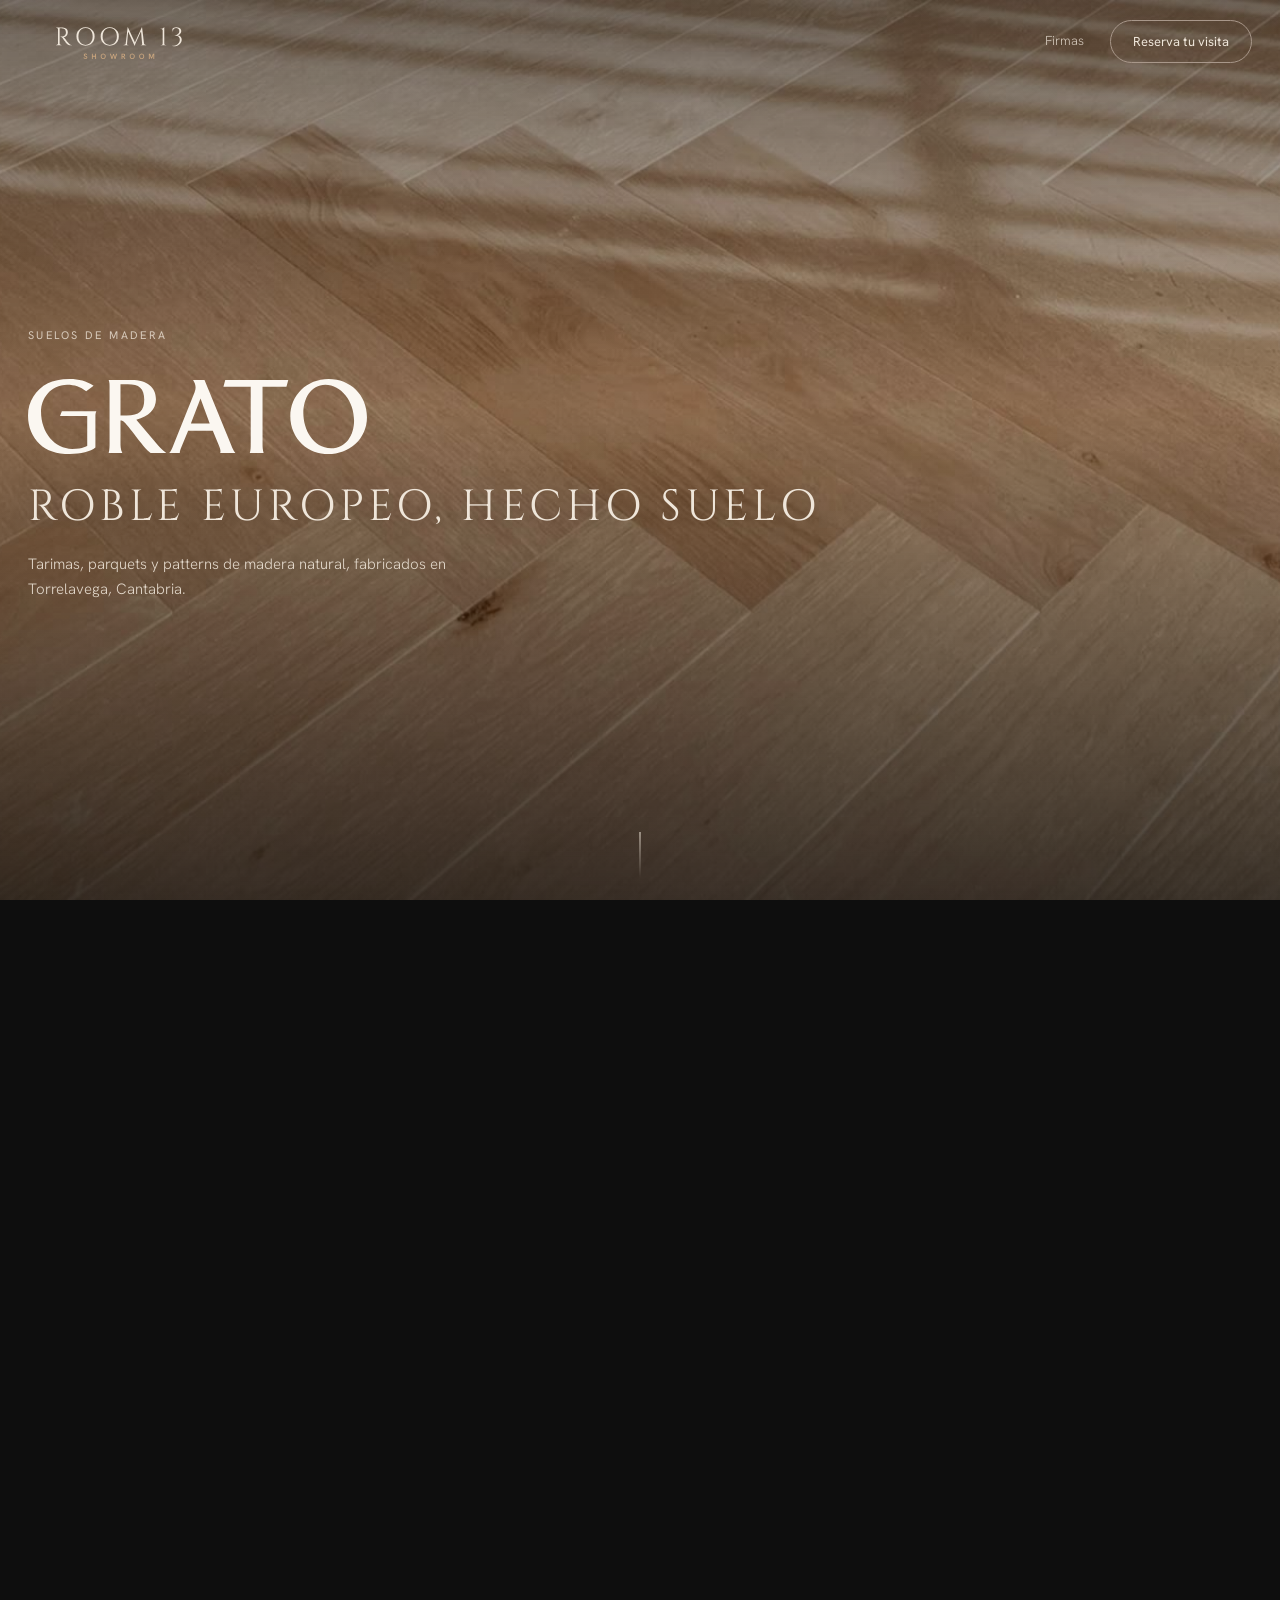
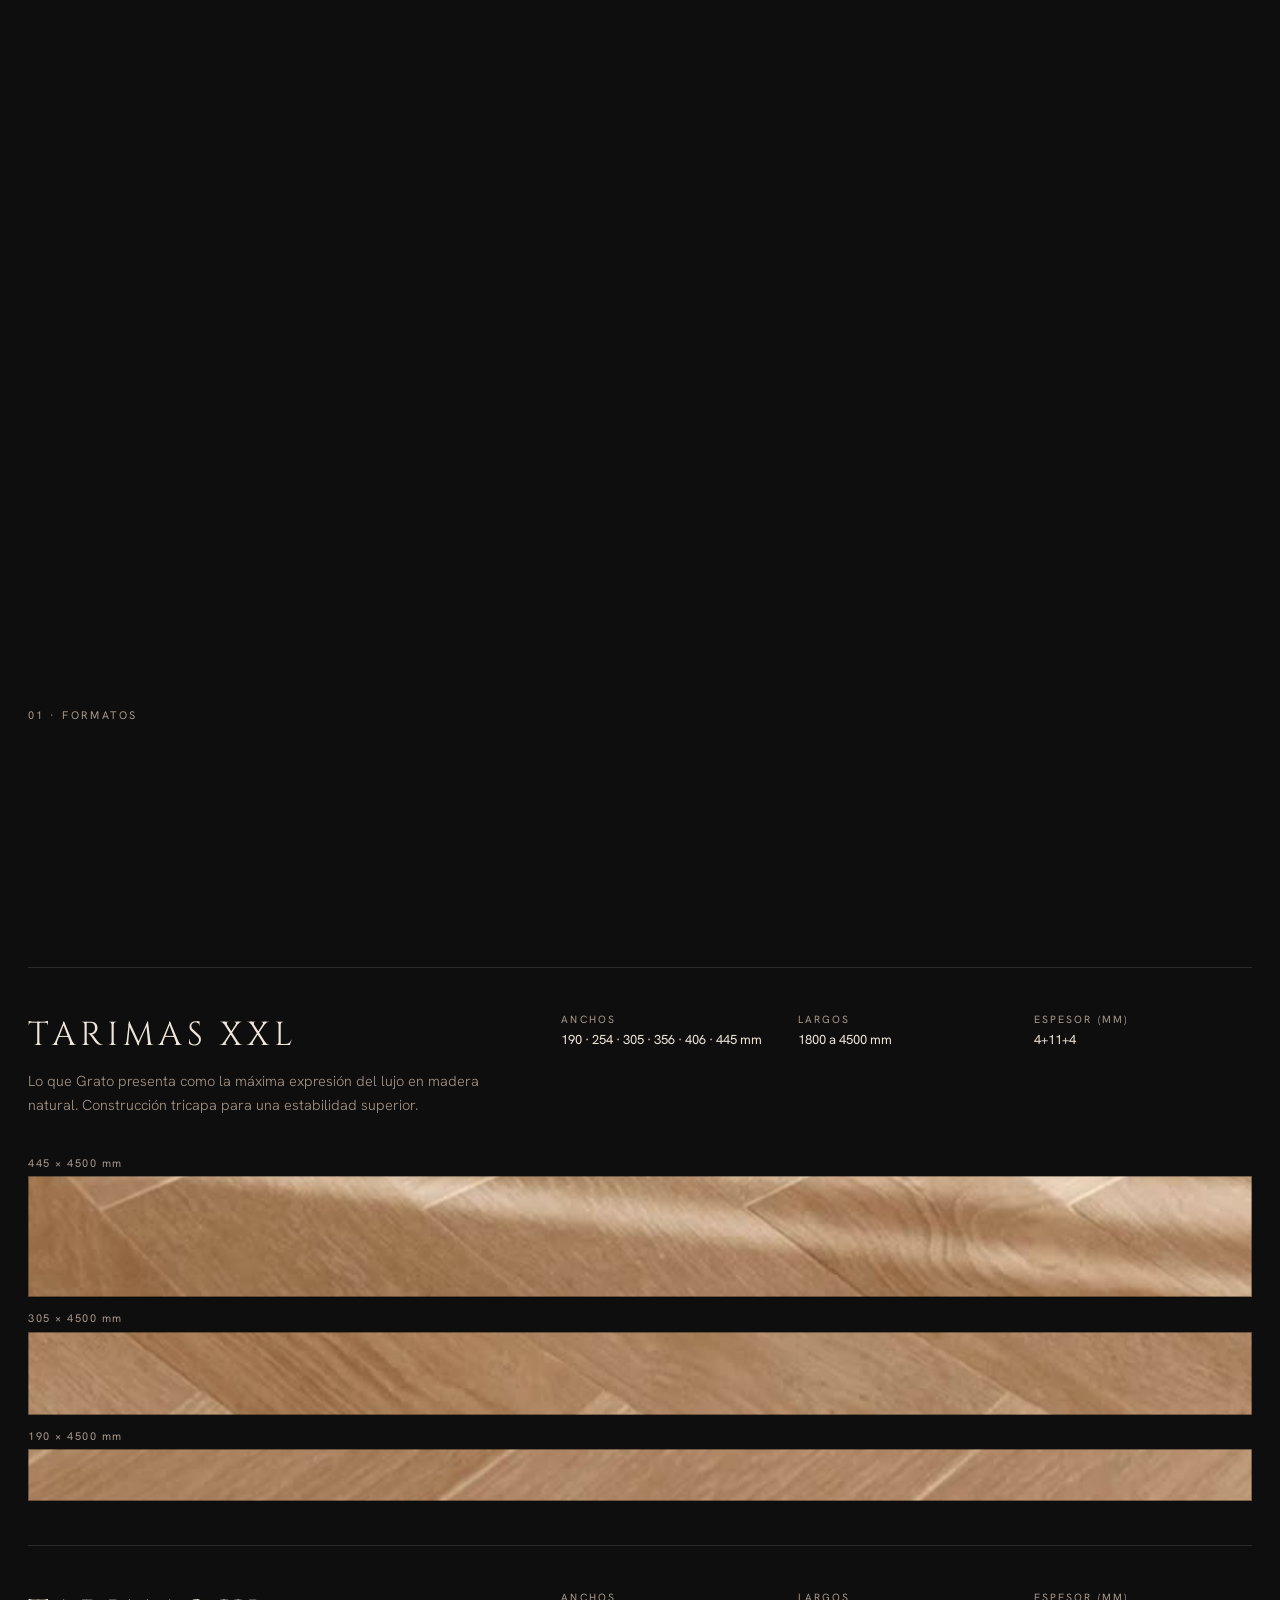
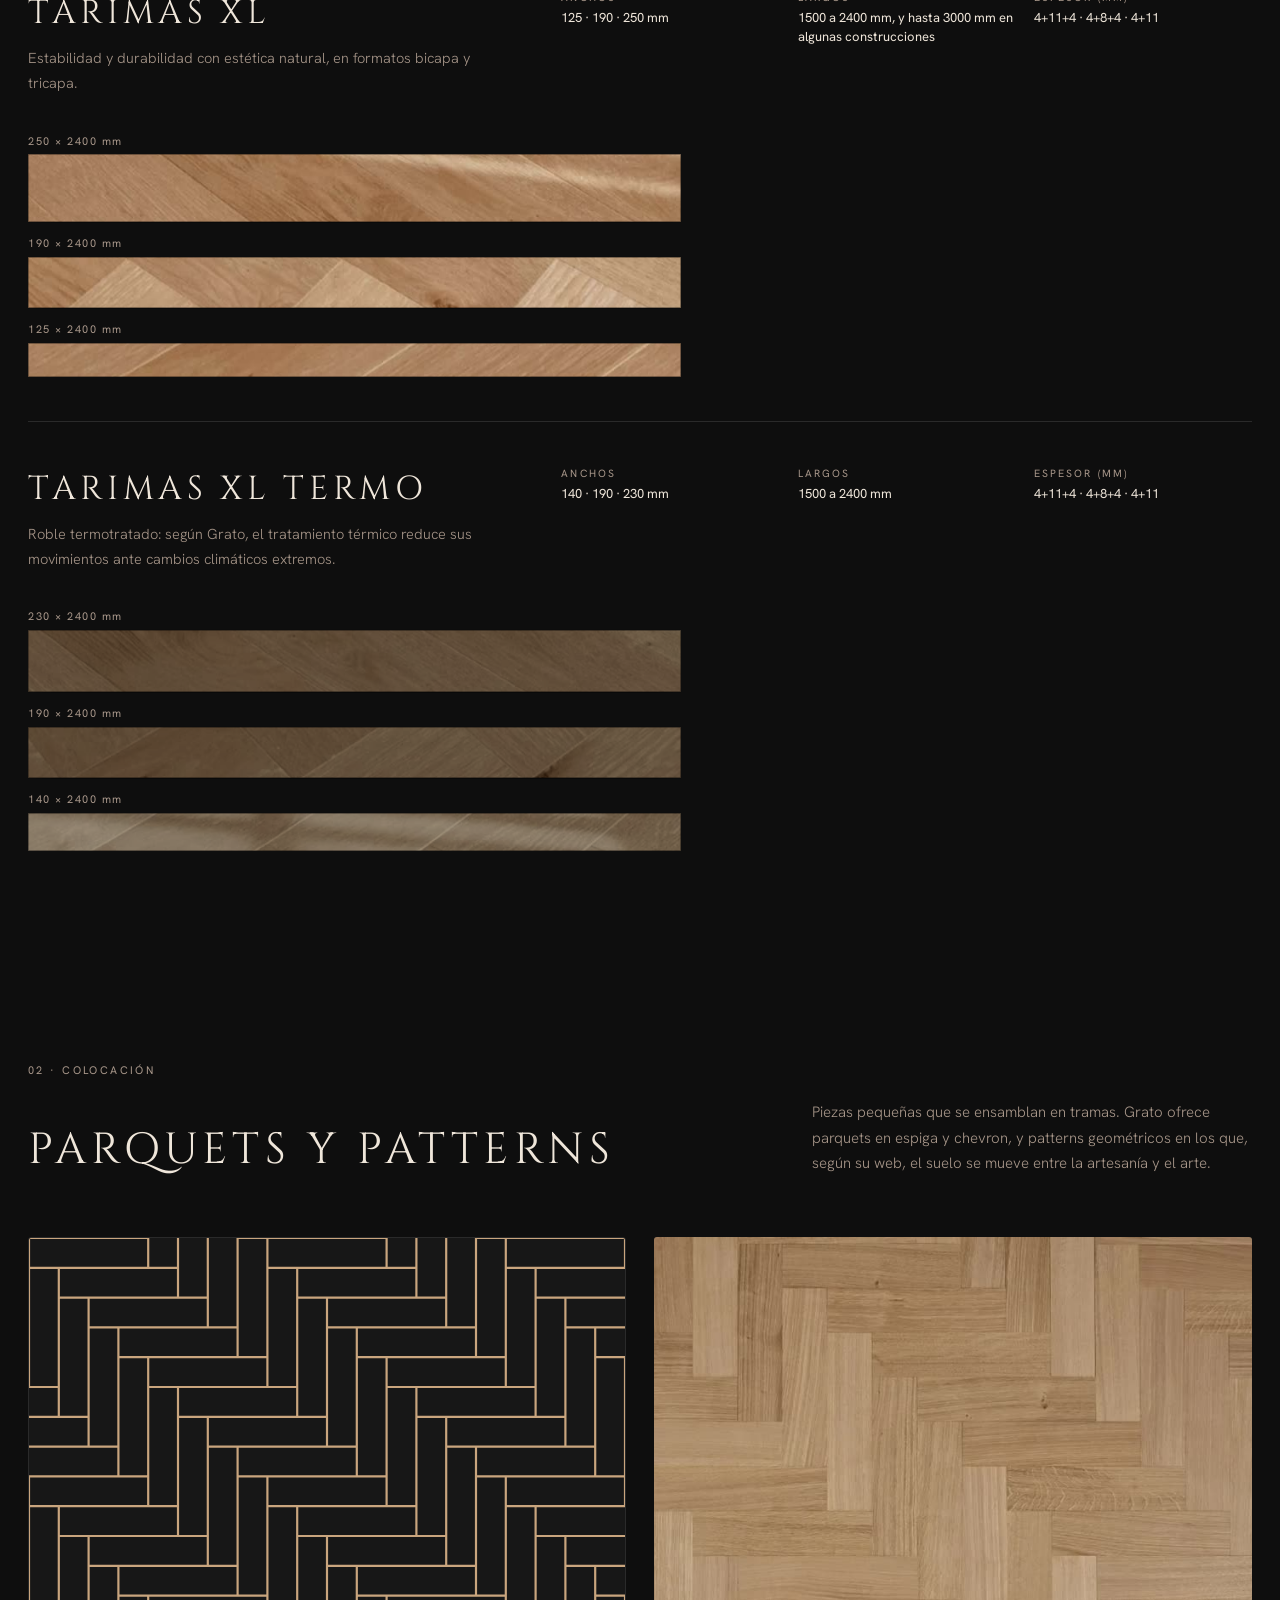
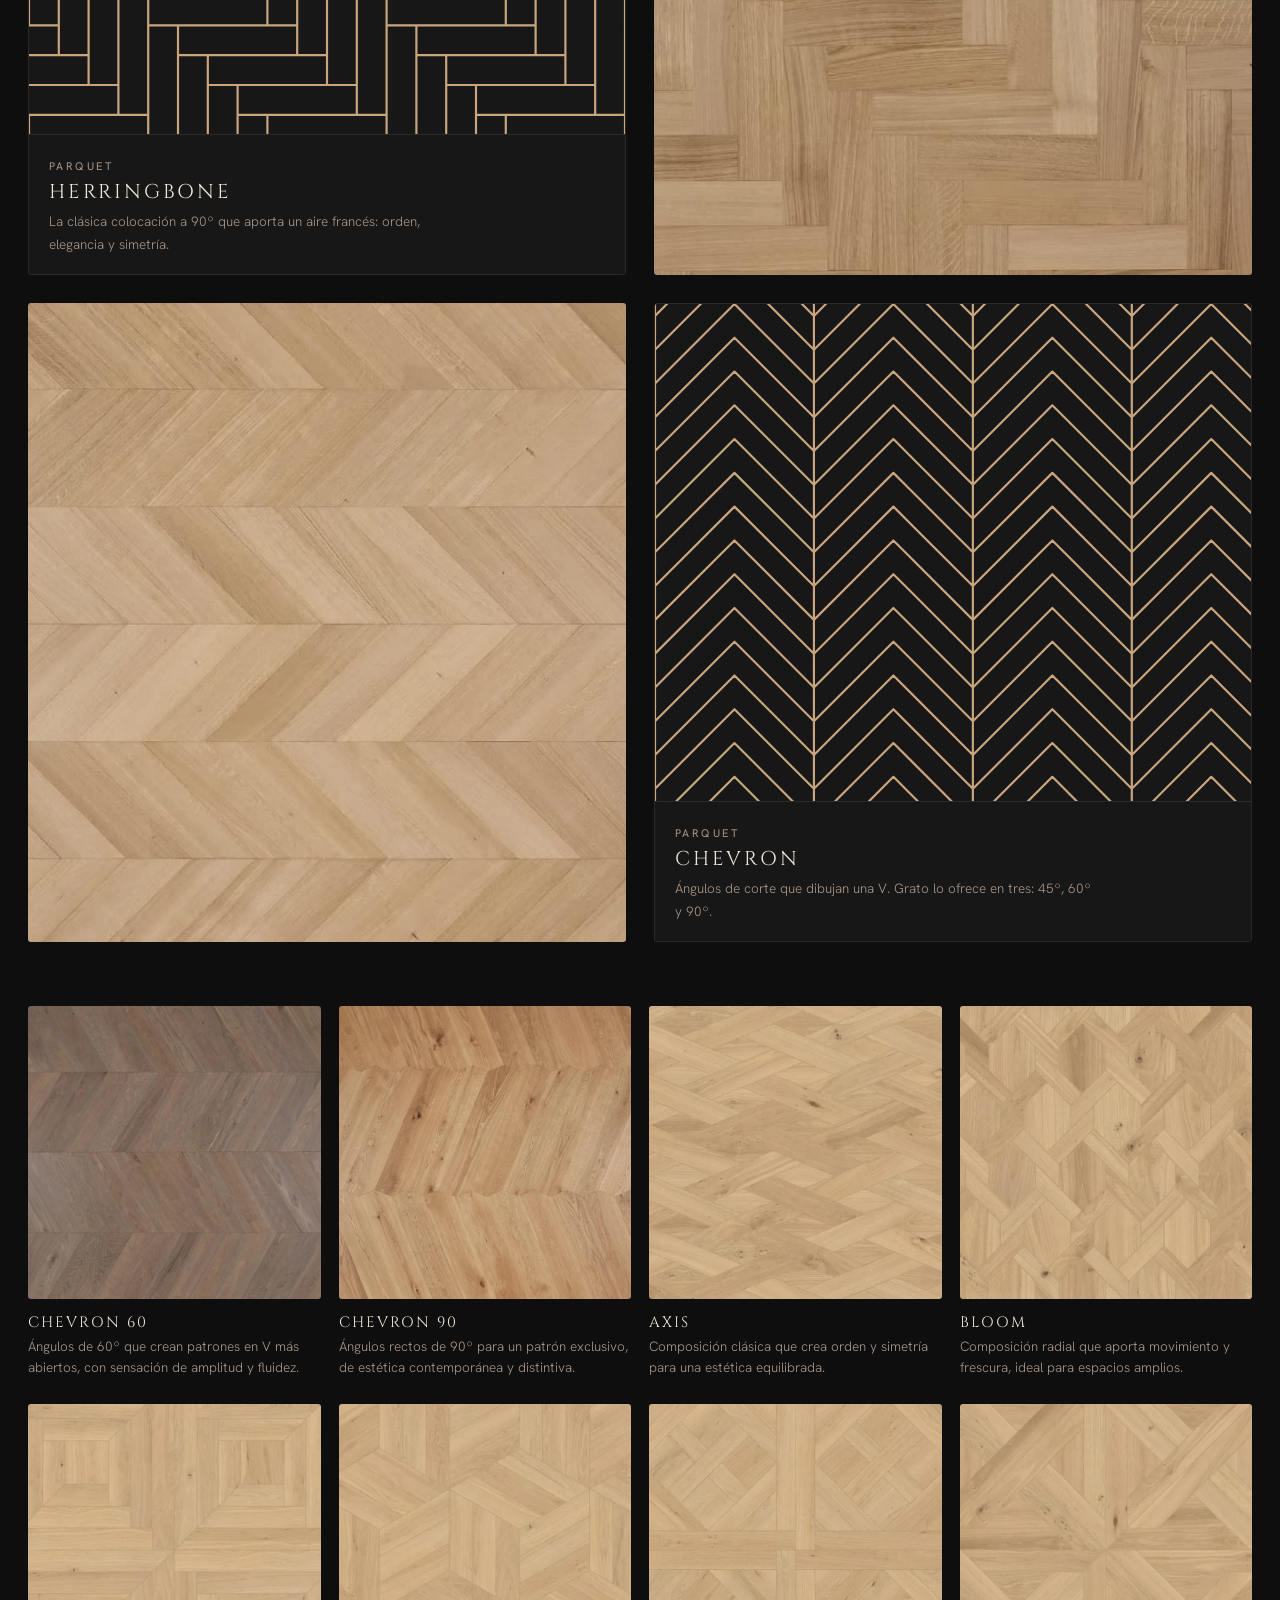
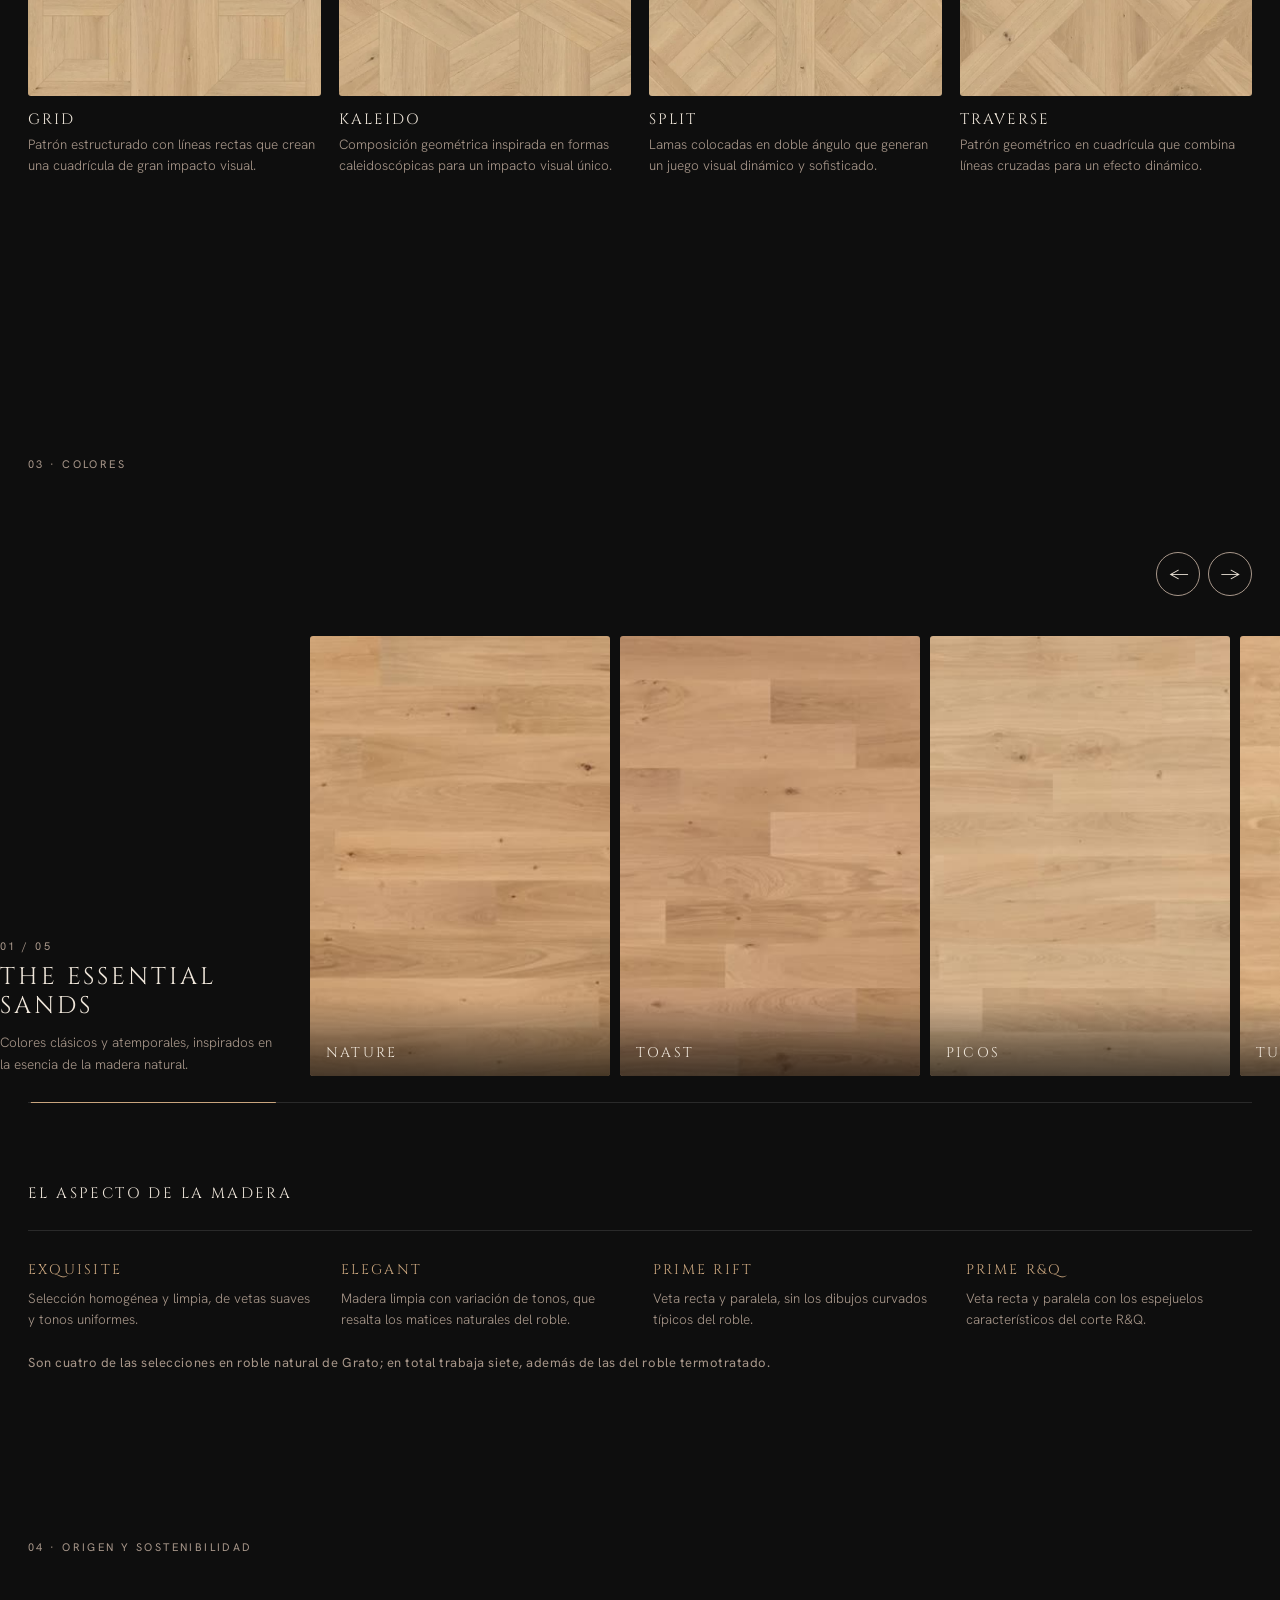
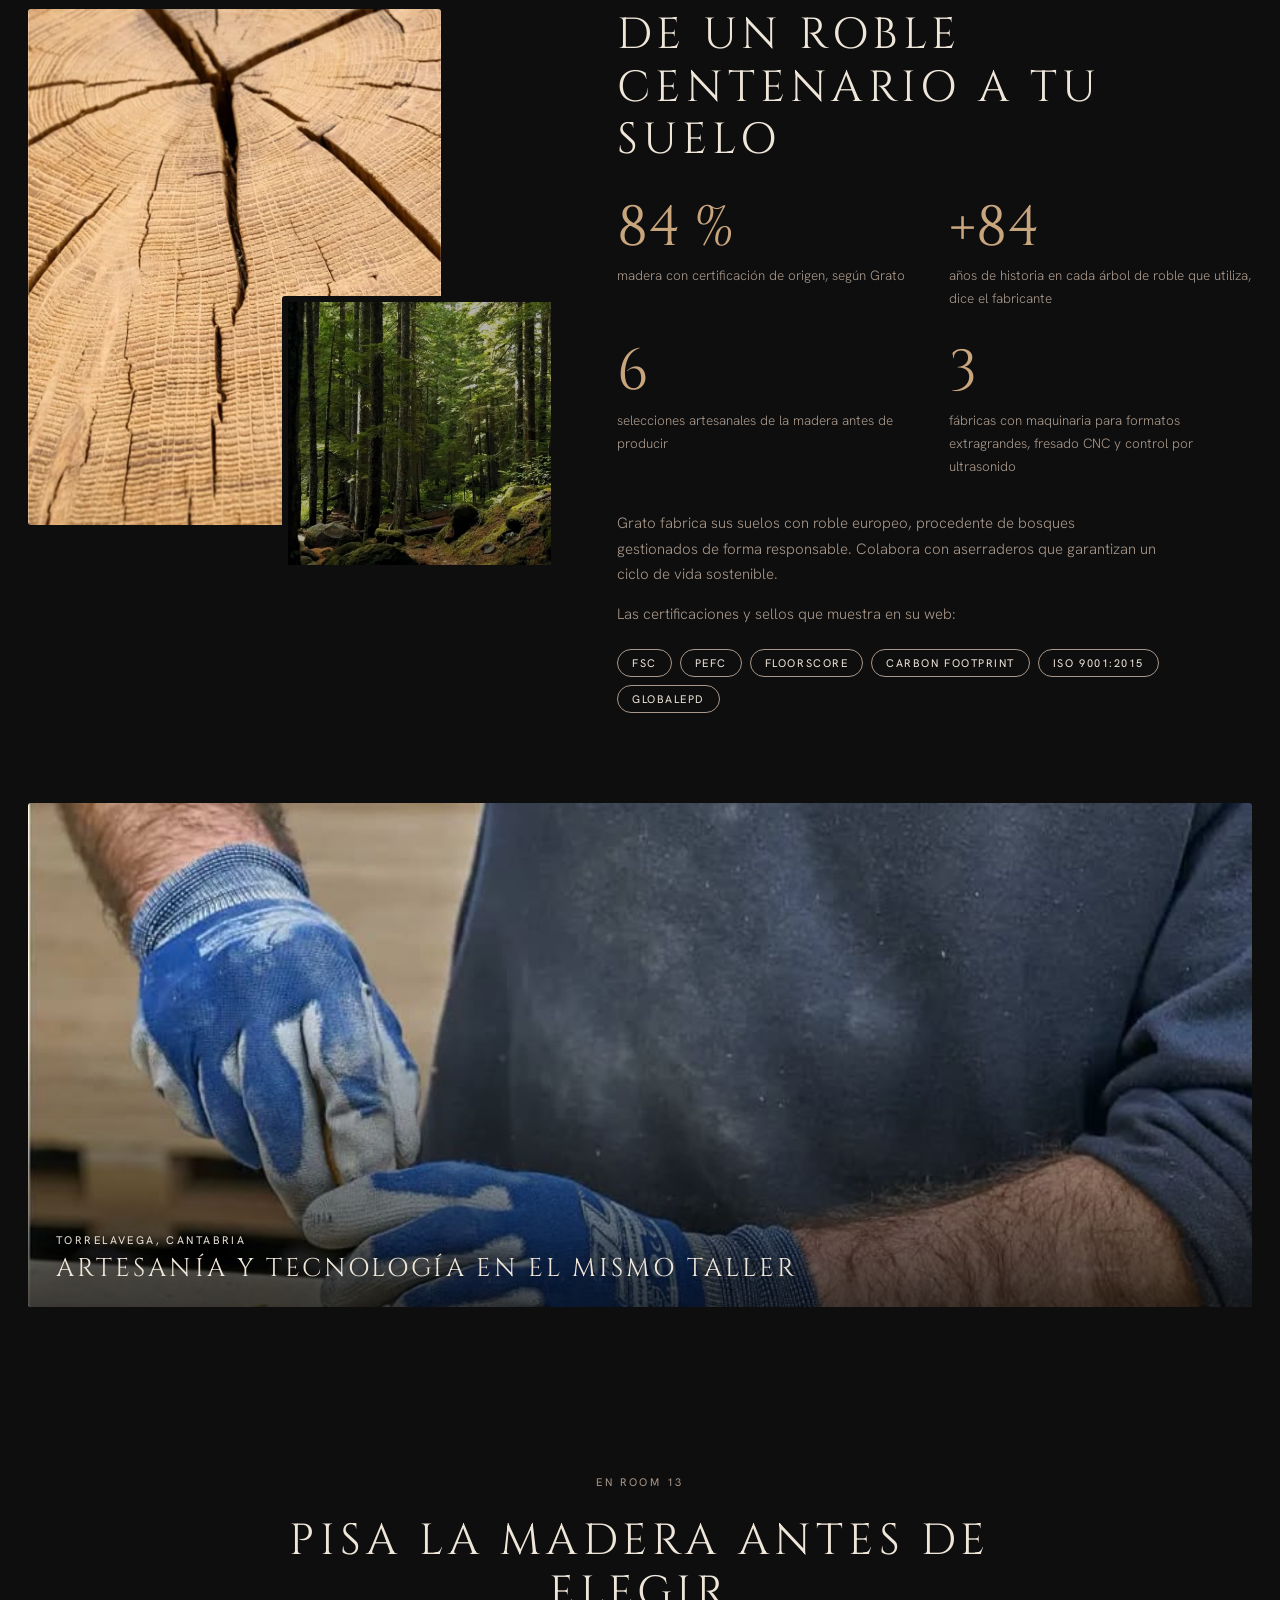
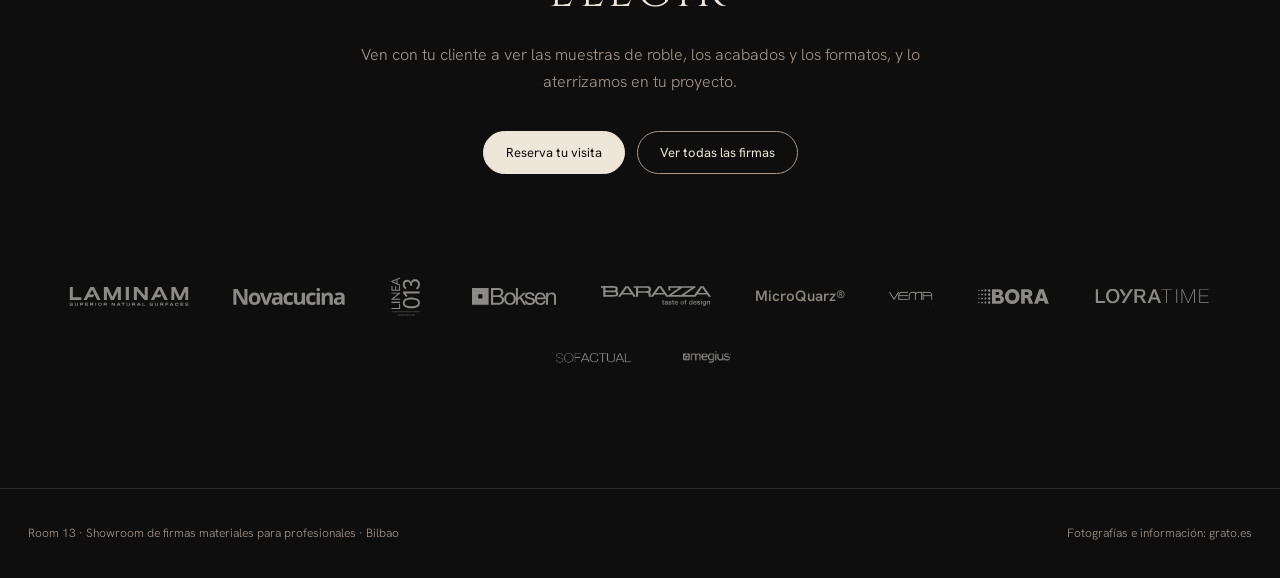
<file: grato.html>
<!doctype html>
<html lang="es">
<head>
<meta charset="utf-8">
<link rel="icon" href="img/favicon.svg" type="image/svg+xml">
<link rel="apple-touch-icon" href="img/favicon-180.png">
<meta name="viewport" content="width=device-width, initial-scale=1">
<title>Grato en Bilbao · Suelos de madera natural | Room 13 Showroom</title>
<meta name="description" content="Suelos de madera natural Grato en Bilbao: tarimas XL, parquets y patrones. Elige formato y color en Room 13, showroom para profesionales.">
<link rel="canonical" href="https://room13.es/grato.html">
<meta name="robots" content="index, follow">
<meta name="theme-color" content="#0e0e0e">
<meta property="og:type" content="website">
<meta property="og:site_name" content="Room 13 Showroom">
<meta property="og:locale" content="es_ES">
<meta property="og:title" content="Grato en Bilbao · Suelos de madera natural | Room 13 Showroom">
<meta property="og:description" content="Suelos de madera natural Grato en Bilbao: tarimas XL, parquets y patrones. Elige formato y color en Room 13, showroom para profesionales.">
<meta property="og:url" content="https://room13.es/grato.html">
<meta property="og:image" content="https://room13.es/img/grato/ambiente.jpg">
<meta name="twitter:card" content="summary_large_image">
<meta name="geo.region" content="ES-BI">
<meta name="geo.placename" content="Bilbao">
<script type="application/ld+json">{"@context": "https://schema.org", "@graph": [{"@type": "Organization", "@id": "https://room13.es/#org", "name": "Room 13", "alternateName": "Room 13 Showroom", "url": "https://room13.es/", "logo": "https://room13.es/img/marca/logo-512.png"}, {"@type": "WebPage", "@id": "https://room13.es/grato.html#pagina", "url": "https://room13.es/grato.html", "name": "Grato en Bilbao · Suelos de madera natural", "inLanguage": "es-ES", "isPartOf": {"@id": "https://room13.es/#web"}, "about": {"@type": "Brand", "name": "Grato"}, "mentions": {"@id": "https://room13.es/#showroom"}, "primaryImageOfPage": "https://room13.es/img/grato/ambiente.jpg"}, {"@type": "BreadcrumbList", "itemListElement": [{"@type": "ListItem", "position": 1, "name": "Room 13", "item": "https://room13.es/"}, {"@type": "ListItem", "position": 2, "name": "Firmas", "item": "https://room13.es/#firmas"}, {"@type": "ListItem", "position": 3, "name": "Grato", "item": "https://room13.es/grato.html"}]}]}</script>
<link rel="preconnect" href="https://fonts.googleapis.com">
<link href="https://fonts.googleapis.com/css2?family=Cinzel:wght@400;500&family=Hanken+Grotesk:wght@300;400;500&display=swap" rel="stylesheet">
<style>
  :root {
    --fondo:#0e0e0e; --fondo-2:#171717; --fondo-3:#202020; --texto:#efe6da; --suave:#a8978a; --linea:#2a2a2a; --acento:#c9a57e;
    --display:Cinzel, 'Trajan Pro', Georgia, serif; --sans:'Hanken Grotesk', system-ui, sans-serif;
  }
  * { box-sizing:border-box; margin:0; padding:0; }
  html { scroll-behavior:smooth; }
  body { background:var(--fondo); color:var(--texto); font:300 16px/1.7 var(--sans); -webkit-font-smoothing:antialiased; overflow-x:hidden; }
  a { color:inherit; text-decoration:none; }
  img { display:block; max-width:100%; }
  button { font:inherit; color:inherit; background:none; border:0; cursor:pointer; }
  .ancho { max-width:1280px; margin:0 auto; padding:0 28px; }
  @media (max-width:640px) { .ancho { padding:0 16px; } }
  .peq { font:400 11px/1.5 var(--sans); letter-spacing:.22em; text-transform:uppercase; color:var(--suave); }
  h2 { font:400 clamp(26px, 3.4vw, 46px)/1.2 var(--display); letter-spacing:.12em; text-transform:uppercase; overflow-wrap:break-word; }
  h3 { font:400 15px/1.4 var(--display); letter-spacing:.16em; text-transform:uppercase; }
  .pildora { display:inline-flex; align-items:center; gap:10px; font:400 13px var(--sans); padding:12px 22px; border:1px solid var(--suave); border-radius:999px; transition:background .3s, color .3s, border-color .3s; }
  .pildora:hover { background:var(--texto); color:var(--fondo); border-color:var(--texto); }
  .pildora.llena { background:var(--texto); color:var(--fondo); border-color:var(--texto); }
  .pildora.llena:hover { background:transparent; color:var(--texto); }
  .logo-firma { height:calc(64px * var(--e, 1)); width:auto; object-fit:contain; filter:brightness(0) invert(.92) sepia(.12); }
  .aparece { opacity:0; transform:translateY(30px); transition:opacity 1.1s ease, transform 1.1s cubic-bezier(.2,.7,.2,1); }
  .aparece.visto { opacity:1; transform:none; }

  header { position:fixed; inset:0 0 auto; z-index:20; padding:20px 0; transition:background .4s; }
  header.solida { background:none; }
  header::before { content:""; position:absolute; inset:0 0 -46px; z-index:-1; pointer-events:none; opacity:0; transition:opacity .5s ease;
    background:linear-gradient(180deg, rgba(14,14,14,.78) 0%, rgba(14,14,14,.45) 50%, rgba(14,14,14,0) 100%);
    -webkit-backdrop-filter:blur(12px) saturate(1.1); backdrop-filter:blur(12px) saturate(1.1);
    -webkit-mask-image:linear-gradient(180deg, #000 0%, #000 45%, transparent 100%); mask-image:linear-gradient(180deg, #000 0%, #000 45%, transparent 100%); }
  header.solida::before { opacity:1; }
  header .ancho { display:flex; justify-content:space-between; align-items:center; gap:16px; }
  header nav { display:flex; gap:26px; align-items:center; font-size:13px; }
  header nav a:not(.pildora) { opacity:.8; }
  .marca { font:400 18px/1 var(--display); letter-spacing:.14em; }
  @media (max-width:640px) { header nav a:not(.pildora) { display:none; } }

  /* Portada: la veta se acerca hasta la estancia */
  .portada { height:240svh; position:relative; }
  .escena { position:sticky; top:0; height:100svh; min-height:560px; overflow:hidden; background:#000; }
  .capa { position:absolute; inset:0; background-size:cover; background-position:center; will-change:transform, opacity; }
  #textura { background-image:url(img/grato/textura.jpg); }
  #ambiente { background-image:url(img/grato/ambiente.jpg); opacity:0; transform:scale(1.25); }
  .velo { position:absolute; inset:0; background:linear-gradient(180deg, rgba(14,14,14,.55), rgba(14,14,14,.2) 45%, rgba(14,14,14,.75)); }
  .titular { position:absolute; inset:0; display:flex; flex-direction:column; justify-content:center; align-items:flex-start; padding:110px max(28px, calc((100vw - 1224px)/2)) 80px; }
  .titular .logo-firma { height:calc(130px * var(--e, 1)); max-width:80%; filter:brightness(0) invert(.95) sepia(.1); }
  .titular h1 { font:400 clamp(30px, 4.6vw, 64px)/1.15 var(--display); letter-spacing:.1em; text-transform:uppercase; margin:26px 0 18px; max-width:900px; text-shadow:0 2px 30px rgba(0,0,0,.4); overflow-wrap:break-word; }
  .titular p.sub { max-width:460px; font-size:15px; opacity:.9; }
  .segundo { position:absolute; left:max(28px, calc((100vw - 1224px)/2)); right:28px; bottom:70px; opacity:0; }
  .segundo b { display:block; font:400 clamp(20px, 2.6vw, 34px)/1.25 var(--display); letter-spacing:.1em; text-transform:uppercase; max-width:760px; }
  .bajar { position:absolute; left:50%; bottom:22px; width:1px; height:46px; background:linear-gradient(var(--texto), transparent); transform:translateX(-50%); animation:cae 2.4s infinite; }
  @keyframes cae { 0% { transform:translate(-50%,-10px); opacity:0; } 40% { opacity:1; } 100% { transform:translate(-50%,14px); opacity:0; } }
  @media (max-width:640px) { .titular { padding:100px 16px 80px; } .segundo { left:16px; right:16px; bottom:60px; } }

  .sec { padding:140px 0 20px; }
  .cab-sec { display:flex; justify-content:space-between; align-items:flex-end; gap:30px; margin:18px 0 60px; flex-wrap:wrap; }
  .cab-sec p { max-width:440px; color:var(--suave); font-size:15px; }
  @media (max-width:640px) { .sec { padding-top:100px; } .cab-sec { margin-bottom:40px; } }

  /* Formatos a escala */
  .regla { display:flex; align-items:center; gap:12px; margin-bottom:46px; font:400 11px var(--sans); letter-spacing:.2em; text-transform:uppercase; color:var(--suave); }
  .regla i { display:block; height:7px; border:1px solid var(--suave); border-top:0; width:calc(1000 / 4500 * 100%); }
  .formato { padding:44px 0; border-top:1px solid var(--linea); }
  .formato .dato { display:grid; grid-template-columns:minmax(0,1fr) minmax(0,1.4fr); gap:40px; margin-bottom:38px; align-items:start; }
  .formato h3 { font-size:clamp(22px, 2.6vw, 34px); letter-spacing:.14em; margin-bottom:10px; }
  .formato .dato p { color:var(--suave); font-size:14.5px; }
  .fichas { display:grid; grid-template-columns:repeat(3, minmax(0,1fr)); gap:18px; font-size:13px; }
  .fichas span { display:block; font:400 10.5px var(--sans); letter-spacing:.2em; text-transform:uppercase; color:var(--suave); margin-bottom:4px; }
  .fichas b { font-weight:400; color:var(--texto); line-height:1.5; display:block; }
  .tablas { display:flex; flex-direction:column; gap:14px; }
  .tabla { width:100%; }
  .tabla small { display:block; font:400 11px/1.4 var(--sans); letter-spacing:.14em; color:var(--suave); margin-bottom:5px; }
  .tabla .barra { width:calc(var(--l) / 4500 * 100%); aspect-ratio:var(--l) / var(--a); background:url(img/grato/textura.jpg) var(--px, 0%) var(--py, 50%) / 260% auto; border-radius:1px; box-shadow:inset 0 0 0 1px rgba(0,0,0,.35), 0 8px 24px -10px rgba(0,0,0,.8); clip-path:inset(0 100% 0 0); transition:clip-path 1.8s cubic-bezier(.6,0,.2,1) var(--d, 0s); }
  .termo .tabla .barra { filter:brightness(.55) saturate(1.1) sepia(.35); }
  .visto .tabla .barra { clip-path:inset(0); }
  @media (max-width:860px) { .formato .dato { grid-template-columns:1fr; gap:22px; } .fichas { grid-template-columns:1fr 1fr; } }

  /* Colocación */
  .pieza { display:grid; grid-template-columns:minmax(0,1fr) minmax(0,1fr); gap:28px; align-items:stretch; margin-bottom:28px; }
  .dibujo { position:relative; background:var(--fondo-2); border:1px solid var(--linea); border-radius:3px; overflow:hidden; display:flex; flex-direction:column; }
  .dibujo svg { width:100%; flex:1; min-height:240px; display:block; }
  .dibujo path { fill:none; stroke:var(--acento); stroke-width:1.1; stroke-linecap:round; stroke-linejoin:round; stroke-dasharray:1; stroke-dashoffset:1; transition:stroke-dashoffset 3.2s cubic-bezier(.5,0,.2,1); }
  .visto .dibujo path { stroke-dashoffset:0; }
  .dibujo figcaption { padding:16px 20px 18px; border-top:1px solid var(--linea); background:var(--fondo-2); position:relative; }
  .dibujo figcaption b { display:block; font:400 20px/1.2 var(--display); letter-spacing:.14em; text-transform:uppercase; margin:2px 0 6px; }
  .dibujo figcaption p { font-size:13.5px; color:var(--suave); max-width:420px; }
  .foto { position:relative; overflow:hidden; border-radius:3px; background:var(--fondo-2); min-height:260px; }
  .foto img { position:absolute; inset:0; width:100%; height:100%; object-fit:cover; transform:scale(1.12); transition:transform 2.4s cubic-bezier(.2,.7,.2,1); }
  .visto .foto img { transform:none; }
  .pieza.inv .dibujo { order:2; }
  .variantes { display:flex; gap:10px; flex-wrap:wrap; margin-top:12px; }
  .variantes span { font:400 11px var(--sans); letter-spacing:.14em; text-transform:uppercase; border:1px solid var(--linea); border-radius:999px; padding:5px 12px; color:var(--suave); }
  .tramas { display:grid; grid-template-columns:repeat(4, minmax(0,1fr)); gap:26px 18px; margin-top:64px; }
  .trama .foto { aspect-ratio:1/1; min-height:0; }
  .trama b { display:block; font:400 15px/1.3 var(--display); letter-spacing:.14em; text-transform:uppercase; margin:14px 0 4px; }
  .trama p { font-size:13.5px; color:var(--suave); line-height:1.55; }
  .subt { margin-top:64px; display:flex; gap:20px; align-items:baseline; }
  .subt p { color:var(--suave); font-size:14.5px; max-width:520px; }
  @media (max-width:1000px) and (min-width:861px) { .tramas { grid-template-columns:repeat(2, minmax(0,1fr)); } }
  @media (max-width:860px) { .pieza { grid-template-columns:1fr; } .pieza.inv .dibujo { order:0; } .foto { aspect-ratio:4/3; } .tramas { grid-template-columns:1fr 1fr; gap:22px 12px; } .subt { flex-direction:column; gap:6px; } }

  /* Colores: tira de muestras */
  .colores { padding:140px 0 20px; }
  .tira-cab { display:flex; justify-content:space-between; align-items:center; gap:20px; margin-top:6px; }
  .flechas { display:flex; gap:8px; }
  .flechas button { width:44px; height:44px; border:1px solid var(--suave); border-radius:50%; font-size:18px; transition:background .3s, color .3s; }
  .flechas button:hover { background:var(--texto); color:var(--fondo); }
  .tira { display:flex; gap:10px; overflow-x:auto; scroll-snap-type:x proximity; padding:0 max(28px, calc((100vw - 1224px)/2)) 26px; margin-top:40px; scrollbar-width:none; overscroll-behavior-x:contain; }
  .tira::-webkit-scrollbar { display:none; }
  .col { flex:none; display:flex; gap:10px; }
  .col .intro { width:min(300px, 72vw); padding:6px 22px 0 0; scroll-snap-align:start; display:flex; flex-direction:column; justify-content:flex-end; }
  .col .intro b { font:400 24px/1.2 var(--display); letter-spacing:.12em; text-transform:uppercase; margin:8px 0 10px; display:block; }
  .col .intro p { font-size:13.5px; color:var(--suave); }
  .muestra { flex:none; width:min(300px, 66vw); aspect-ratio:3/4.4; position:relative; overflow:hidden; border-radius:3px; scroll-snap-align:start; }
  .muestra img { position:absolute; inset:0; width:100%; height:100%; object-fit:cover; transition:transform 1.4s cubic-bezier(.2,.7,.2,1); }
  .muestra:hover img { transform:scale(1.06); }
  .muestra span { position:absolute; left:0; right:0; bottom:0; padding:44px 16px 14px; background:linear-gradient(transparent, rgba(0,0,0,.65)); font:400 14px var(--display); letter-spacing:.16em; text-transform:uppercase; }
  .progreso { height:1px; background:var(--linea); margin:0 max(28px, calc((100vw - 1224px)/2)); }
  .progreso i { display:block; height:1px; width:20%; background:var(--acento); transform-origin:left; }
  .aspecto { display:grid; grid-template-columns:repeat(4, minmax(0,1fr)); gap:26px; margin-top:80px; padding-top:40px; border-top:1px solid var(--linea); }
  .aspecto b { display:block; font:400 14px/1.3 var(--display); letter-spacing:.16em; text-transform:uppercase; margin-bottom:8px; color:var(--acento); }
  .aspecto p { font-size:13.5px; color:var(--suave); line-height:1.6; }
  .aspecto-t { margin-top:80px; }
  @media (max-width:860px) { .aspecto { grid-template-columns:1fr 1fr; } }
  @media (max-width:640px) { .tira { padding:0 16px 26px; } .progreso { margin:0 16px; } }

  /* Origen */
  .origen { display:grid; grid-template-columns:minmax(0,5fr) minmax(0,6fr); gap:60px; align-items:start; }
  .origen .fotos { position:relative; }
  .origen .roble { width:78%; aspect-ratio:4/5; object-fit:cover; border-radius:3px; }
  .origen .bosque { position:absolute; right:0; bottom:-46px; width:52%; aspect-ratio:1; object-fit:cover; border-radius:3px; border:6px solid var(--fondo); }
  .cifras { display:grid; grid-template-columns:1fr 1fr; gap:34px 28px; margin:34px 0; }
  .cifras b { display:block; font:400 clamp(38px, 4.4vw, 60px)/1 var(--display); color:var(--acento); }
  .cifras span { font-size:13.5px; color:var(--suave); display:block; margin-top:8px; }
  .origen p.txt { color:var(--suave); font-size:15px; margin-bottom:14px; max-width:540px; }
  .sellos { display:flex; flex-wrap:wrap; gap:8px; margin-top:22px; }
  .sellos span { font:400 11px var(--sans); letter-spacing:.14em; text-transform:uppercase; border:1px solid var(--suave); border-radius:999px; padding:6px 14px; }
  .torrelavega { margin-top:90px; position:relative; overflow:hidden; border-radius:3px; }
  .torrelavega img { width:100%; height:min(56svh, 520px); object-fit:cover; }
  .torrelavega::after { content:''; position:absolute; inset:45% 0 0; background:linear-gradient(transparent, rgba(0,0,0,.7)); }
  .torrelavega div { z-index:1; position:absolute; left:28px; bottom:22px; right:28px; text-shadow:0 2px 20px rgba(0,0,0,.6); }
  .torrelavega b { font:400 clamp(18px, 2vw, 26px)/1.3 var(--display); letter-spacing:.12em; text-transform:uppercase; }
  @media (max-width:860px) { .origen { grid-template-columns:1fr; gap:80px; } .torrelavega div { left:16px; right:16px; } }

  .cierre { padding:140px 0 120px; text-align:center; }
  .cierre h2 { max-width:820px; margin:20px auto 22px; }
  .cierre p { max-width:560px; margin:0 auto 36px; color:var(--suave); }
  .cierre .botones { display:flex; gap:12px; justify-content:center; flex-wrap:wrap; }
  .otras { margin-top:100px; display:flex; flex-wrap:wrap; justify-content:center; gap:28px 44px; align-items:center; }
  .otras img { height:calc(20px * var(--e, 1)); width:auto; max-width:120px; object-fit:contain; filter:brightness(0) invert(.92) sepia(.12); opacity:.55; transition:opacity .3s; }
  .otras a:hover img { opacity:1; }
  .otras .txt { font:600 15px var(--sans); opacity:.55; }
  footer { border-top:1px solid var(--linea); padding:34px 0; font-size:12px; color:var(--suave); }
  footer .ancho { display:flex; justify-content:space-between; gap:16px; flex-wrap:wrap; }
  @media (prefers-reduced-motion:reduce) {
    .aparece { opacity:1; transform:none; transition:none; } html { scroll-behavior:auto; }
    .portada { height:auto; } .escena { position:relative; height:100svh; } #textura { display:none; } #ambiente { opacity:1; transform:none; }
    .segundo, .bajar { display:none; }
    .tabla .barra { clip-path:none; transition:none; } .dibujo path { stroke-dashoffset:0; transition:none; } .foto img { transform:none; transition:none; }
  }

  /* Logo Room 13 · Showroom (mismo diseño que el rótulo) */
  .logo-r13 { display:block; height:42px; width:auto; }
  @media (max-width:640px) { .logo-r13 { height:34px; } }
  .sr { position:absolute; width:1px; height:1px; padding:0; margin:-1px; overflow:hidden; clip:rect(0 0 0 0); white-space:nowrap; border:0; }
</style>
<link rel="stylesheet" href="css/movil-firmas.css">
</head>
<body data-firma="grato">

<header id="cabecera">
  <div class="ancho">
    <a class="marca" href="index.html" aria-label="Room 13, inicio"><img src="img/marca/logo-peq.svg" alt="Room 13 Showroom" class="logo-r13"></a>
    <nav aria-label="Principal"><a href="index.html#firmas">Firmas</a><a class="pildora" href="index.html#visita">Reserva tu visita</a></nav>
  </div>
</header>

<main>
<section class="portada" id="portada">
  <div class="escena">
    <div class="capa" id="textura" role="img" aria-label="Veta de roble en primer plano"></div>
    <div class="capa" id="ambiente" role="img" aria-label="Salón con suelo de madera natural de Grato"></div>
    <div class="velo"></div>
    <div class="titular" id="titular">
      <p class="peq" style="color:var(--texto);opacity:.8">Suelos de madera</p>
      <h1><img class="logo-firma" src="img/firmas/grato.svg" alt="Grato" style="--e:.72"><span class="sr"> Grato en Bilbao</span></h1>
      <p class="lead" style="font:400 clamp(22px, 3.4vw, 46px)/1.2 var(--display);letter-spacing:.1em;text-transform:uppercase;max-width:820px;text-shadow:0 2px 30px rgba(0,0,0,.4)">Roble europeo, hecho suelo</p>
      <p class="sub" style="margin-top:18px">Tarimas, parquets y patterns de madera natural, fabricados en Torrelavega, Cantabria.</p>
    </div>
    <div class="segundo" id="segundo"><span class="peq" style="color:var(--texto);opacity:.8">Desde la veta hasta la estancia</span><b>La madera, tal como llega al suelo</b></div>
    <div class="bajar" aria-hidden="true"></div>
  </div>
</section>

<section class="sec" id="formatos">
  <div class="ancho">
    <span class="peq">01 · Formatos</span>
    <div class="cab-sec aparece">
      <h2>Tablas a escala</h2>
      <p>Las tarimas de Grato se fabrican en gran formato. Aquí están dibujadas con sus proporciones reales, todas a la misma escala: el largo y el ancho máximos de cada formato, según la web del fabricante.</p>
    </div>
    <div class="regla aparece"><i></i><span>1 metro</span></div>

    <article class="formato aparece">
      <div class="dato">
        <div><h3>Tarimas XXL</h3><p>Lo que Grato presenta como la máxima expresión del lujo en madera natural. Construcción tricapa para una estabilidad superior.</p></div>
        <div class="fichas">
          <div><span>Anchos</span><b>190 · 254 · 305 · 356 · 406 · 445 mm</b></div>
          <div><span>Largos</span><b>1800 a 4500 mm</b></div>
          <div><span>Espesor (mm)</span><b>4+11+4</b></div>
        </div>
      </div>
      <div class="tablas">
        <div class="tabla"><small>445 × 4500 mm</small><div class="barra" style="--l:4500;--a:445;--px:10%;--py:20%"></div></div>
        <div class="tabla"><small>305 × 4500 mm</small><div class="barra" style="--l:4500;--a:305;--px:70%;--py:55%;--d:.25s"></div></div>
        <div class="tabla"><small>190 × 4500 mm</small><div class="barra" style="--l:4500;--a:190;--px:30%;--py:85%;--d:.5s"></div></div>
      </div>
    </article>

    <article class="formato aparece">
      <div class="dato">
        <div><h3>Tarimas XL</h3><p>Estabilidad y durabilidad con estética natural, en formatos bicapa y tricapa.</p></div>
        <div class="fichas">
          <div><span>Anchos</span><b>125 · 190 · 250 mm</b></div>
          <div><span>Largos</span><b>1500 a 2400 mm, y hasta 3000 mm en algunas construcciones</b></div>
          <div><span>Espesor (mm)</span><b>4+11+4 · 4+8+4 · 4+11</b></div>
        </div>
      </div>
      <div class="tablas">
        <div class="tabla"><small>250 × 2400 mm</small><div class="barra" style="--l:2400;--a:250;--px:40%;--py:30%"></div></div>
        <div class="tabla"><small>190 × 2400 mm</small><div class="barra" style="--l:2400;--a:190;--px:90%;--py:60%;--d:.25s"></div></div>
        <div class="tabla"><small>125 × 2400 mm</small><div class="barra" style="--l:2400;--a:125;--px:5%;--py:75%;--d:.5s"></div></div>
      </div>
    </article>

    <article class="formato termo aparece">
      <div class="dato">
        <div><h3>Tarimas XL Termo</h3><p>Roble termotratado: según Grato, el tratamiento térmico reduce sus movimientos ante cambios climáticos extremos.</p></div>
        <div class="fichas">
          <div><span>Anchos</span><b>140 · 190 · 230 mm</b></div>
          <div><span>Largos</span><b>1500 a 2400 mm</b></div>
          <div><span>Espesor (mm)</span><b>4+11+4 · 4+8+4 · 4+11</b></div>
        </div>
      </div>
      <div class="tablas">
        <div class="tabla"><small>230 × 2400 mm</small><div class="barra" style="--l:2400;--a:230;--px:60%;--py:40%"></div></div>
        <div class="tabla"><small>190 × 2400 mm</small><div class="barra" style="--l:2400;--a:190;--px:20%;--py:65%;--d:.25s"></div></div>
        <div class="tabla"><small>140 × 2400 mm</small><div class="barra" style="--l:2400;--a:140;--px:80%;--py:10%;--d:.5s"></div></div>
      </div>
    </article>
  </div>
</section>

<section class="sec" id="colocacion">
  <div class="ancho">
    <span class="peq">02 · Colocación</span>
    <div class="cab-sec aparece">
      <h2>Parquets y patterns</h2>
      <p>Piezas pequeñas que se ensamblan en tramas. Grato ofrece parquets en espiga y chevron, y patterns geométricos en los que, según su web, el suelo se mueve entre la artesanía y el arte.</p>
    </div>

    <div class="pieza aparece">
      <figure class="dibujo"><svg viewBox="0 0 300 250" preserveAspectRatio="xMidYMid slice" aria-hidden="true"><path pathLength="1" data-trazo="espiga"/></svg>
        <figcaption><span class="peq">Parquet</span><b>Herringbone</b><p>La clásica colocación a 90º que aporta un aire francés: orden, elegancia y simetría.</p></figcaption></figure>
      <div class="foto"><img src="img/grato/p-herringbone.jpg" alt="Parquet Herringbone de roble" loading="lazy">
      </div>
    </div>
    <div class="pieza inv aparece">
      <figure class="dibujo"><svg viewBox="0 0 300 250" preserveAspectRatio="xMidYMid slice" aria-hidden="true"><path pathLength="1" data-trazo="chevron"/></svg>
        <figcaption><span class="peq">Parquet</span><b>Chevron</b><p>Ángulos de corte que dibujan una V. Grato lo ofrece en tres: 45º, 60º y 90º.</p></figcaption></figure>
      <div class="foto"><img src="img/grato/p-chevron-45.jpg" alt="Parquet Chevron 45 de roble" loading="lazy"></div>
    </div>

    <div class="tramas">
      <div class="trama aparece"><div class="foto"><img src="img/grato/p-chevron-60.jpg" alt="Chevron 60" loading="lazy"></div><b>Chevron 60</b><p>Ángulos de 60º que crean patrones en V más abiertos, con sensación de amplitud y fluidez.</p></div>
      <div class="trama aparece"><div class="foto"><img src="img/grato/p-chevron-90.jpg" alt="Chevron 90" loading="lazy"></div><b>Chevron 90</b><p>Ángulos rectos de 90º para un patrón exclusivo, de estética contemporánea y distintiva.</p></div>
      <div class="trama aparece"><div class="foto"><img src="img/grato/p-axis.jpg" alt="Axis" loading="lazy"></div><b>Axis</b><p>Composición clásica que crea orden y simetría para una estética equilibrada.</p></div>
      <div class="trama aparece"><div class="foto"><img src="img/grato/p-bloom.jpg" alt="Bloom" loading="lazy"></div><b>Bloom</b><p>Composición radial que aporta movimiento y frescura, ideal para espacios amplios.</p></div>
      <div class="trama aparece"><div class="foto"><img src="img/grato/p-grid.jpg" alt="Grid" loading="lazy"></div><b>Grid</b><p>Patrón estructurado con líneas rectas que crean una cuadrícula de gran impacto visual.</p></div>
      <div class="trama aparece"><div class="foto"><img src="img/grato/p-kaleido.jpg" alt="Kaleido" loading="lazy"></div><b>Kaleido</b><p>Composición geométrica inspirada en formas caleidoscópicas para un impacto visual único.</p></div>
      <div class="trama aparece"><div class="foto"><img src="img/grato/p-split.jpg" alt="Split" loading="lazy"></div><b>Split</b><p>Lamas colocadas en doble ángulo que generan un juego visual dinámico y sofisticado.</p></div>
      <div class="trama aparece"><div class="foto"><img src="img/grato/p-traverse.jpg" alt="Traverse" loading="lazy"></div><b>Traverse</b><p>Patrón geométrico en cuadrícula que combina líneas cruzadas para un efecto dinámico.</p></div>
    </div>
    <div class="subt aparece"><span class="peq">Con termotratado</span><p>Herringbone, Chevron 45, Axis y Split también existen en versión Termo, con tratamiento térmico para mayor estabilidad y resistencia.</p></div>
  </div>
</section>

<section class="colores" id="colores">
  <div class="ancho">
    <span class="peq">03 · Colores</span>
    <div class="cab-sec aparece" style="margin-bottom:0">
      <h2>Treinta tonos de roble</h2>
      <p>Cinco colecciones de seis colores cada una. Desliza para recorrerlas.</p>
    </div>
    <div class="tira-cab"><span></span><div class="flechas"><button id="ant" aria-label="Anterior">←</button><button id="sig" aria-label="Siguiente">→</button></div></div>
  </div>
  <div class="tira" id="tira" tabindex="0" aria-label="Muestras de color"></div>
  <div class="progreso"><i id="prog"></i></div>
  <div class="ancho">
    <h3 class="aspecto-t aparece">El aspecto de la madera</h3>
    <div class="aspecto aparece" style="margin-top:26px;padding-top:30px">
      <div><b>Exquisite</b><p>Selección homogénea y limpia, de vetas suaves y tonos uniformes.</p></div>
      <div><b>Elegant</b><p>Madera limpia con variación de tonos, que resalta los matices naturales del roble.</p></div>
      <div><b>Prime Rift</b><p>Veta recta y paralela, sin los dibujos curvados típicos del roble.</p></div>
      <div><b>Prime R&amp;Q</b><p>Veta recta y paralela con los espejuelos característicos del corte R&amp;Q.</p></div>
    </div>
    <p class="peq aparece" style="margin-top:22px;text-transform:none;letter-spacing:.04em;font-size:13px">Son cuatro de las selecciones en roble natural de Grato; en total trabaja siete, además de las del roble termotratado.</p>
  </div>
</section>

<section class="sec" id="origen">
  <div class="ancho">
    <span class="peq">04 · Origen y sostenibilidad</span>
    <div class="origen" style="margin-top:50px">
      <div class="fotos aparece"><img class="roble" src="img/grato/roble.jpg" alt="Sección de un tronco de roble" loading="lazy"><img class="bosque" src="img/grato/bosque.jpg" alt="Bosque" loading="lazy"></div>
      <div class="aparece">
        <h2>De un roble centenario a tu suelo</h2>
        <div class="cifras">
          <div><b data-n="100" data-suf=" %">100 %</b><span>madera con certificación de origen, según Grato</span></div>
          <div><b data-n="100" data-pre="+" >+100</b><span>años de historia en cada árbol de roble que utiliza, dice el fabricante</span></div>
          <div><b data-n="7">7</b><span>selecciones artesanales de la madera antes de producir</span></div>
          <div><b data-n="3">3</b><span>fábricas con maquinaria para formatos extragrandes, fresado CNC y control por ultrasonido</span></div>
        </div>
        <p class="txt">Grato fabrica sus suelos con roble europeo, procedente de bosques gestionados de forma responsable. Colabora con aserraderos que garantizan un ciclo de vida sostenible.</p>
        <p class="txt">Las certificaciones y sellos que muestra en su web:</p>
        <div class="sellos"><span>FSC</span><span>PEFC</span><span>FloorScore</span><span>Carbon Footprint</span><span>ISO 9001:2015</span><span>GlobalEPD</span></div>
      </div>
    </div>
    <div class="torrelavega aparece"><img src="img/grato/taller.jpg" alt="Operario trabajando la madera en la fábrica" loading="lazy" style="object-position:center 35%"><div><span class="peq" style="color:var(--texto)">Torrelavega, Cantabria</span><br><b>Artesanía y tecnología en el mismo taller</b></div></div>
  </div>
</section>

<section class="cierre">
  <div class="ancho aparece">
    <span class="peq">En Room 13</span>
    <h2>Pisa la madera antes de elegir</h2>
    <p>Ven con tu cliente a ver las muestras de roble, los acabados y los formatos, y lo aterrizamos en tu proyecto.</p>
    <div class="botones"><a class="pildora llena" href="index.html#visita">Reserva tu visita</a><a class="pildora" href="index.html#firmas">Ver todas las firmas</a></div>
    <nav class="otras" aria-label="Otras firmas" id="otras"></nav>
  </div>
</section>
</main>

<footer><div class="ancho"><span>Room 13 · Showroom de firmas materiales para profesionales · Bilbao</span><span>Fotografías e información: grato.es</span></div></footer>

<script src="js/firmas.js"></script>
<script>
  const quieto = matchMedia('(prefers-reduced-motion: reduce)').matches;
  const $ = id => document.getElementById(id);
  const suave = (a, b, x) => { const t = Math.min(1, Math.max(0, (x - a) / (b - a))); return t * t * (3 - 2 * t); };

  // Trazos a mano: parquets en espiga y chevron
  const rect = (x, y, w, h) => `M${x} ${y}h${w}v${h}h${-w}z`;
  function espiga() { // tablas 4x1 en escalera: H(k,k) y V(k+4,k-3); retícula (1,1),(4,-4)
    const u = 15, S = new Set(); let d = '';
    for (let n = -30; n < 30; n++) for (let m = -30; m < 30; m++) {
      const ox = n + 4 * m, oy = n - 4 * m;
      for (const [x, y, w, h] of [[ox, oy, 4, 1], [ox + 4, oy - 3, 1, 4]]) {
        const X = x * u, Y = y * u; if (X < -u * 5 || Y < -u * 5 || X > 300 || Y > 250) continue;
        const k = [x, y, w, h].join(); if (!S.has(k)) { S.add(k); d += rect(X, Y, w * u, h * u); }
      }
    }
    return d;
  }
  function chevron() {
    const lx = 40, ly = 40, h = 17; let d = '';
    for (let r = -3; r < 17; r++) for (let c = -1; c < 4; c++) {
      const x0 = c * 2 * lx, y0 = r * h + 40;
      d += `M${x0} ${y0}L${x0 + lx} ${y0 - ly}L${x0 + 2 * lx} ${y0}V${y0 + h}L${x0 + lx} ${y0 - ly + h}L${x0} ${y0 + h}z`;
    }
    return d;
  }
  document.querySelector('[data-trazo=espiga]').setAttribute('d', espiga());
  document.querySelector('[data-trazo=chevron]').setAttribute('d', chevron());

  // Tira de colores
  const COL = [
    ['The Essential Sands', 'Colores clásicos y atemporales, inspirados en la esencia de la madera natural.', ['nature','Nature'],['toast','Toast'],['picos','Picos'],['turieno','Turieno'],['ojedo','Ojedo'],['clear','Clear']],
    ['Nordik Whites', 'Colores inspirados en los paisajes nórdicos, con el blanco como protagonista.', ['linum','Linum'],['snow','Snow'],['blanchi','Blanchi'],['puntal','Puntal'],['creme','Creme'],['tamal','Tama']],
    ['Serene Greys', 'Tonos grises que aportan equilibrio y serenidad a proyectos contemporáneos.', ['perlino','Perlino'],['azabache','Azabache'],['tostado','Tostado'],['creta','Creta'],['zaino','Zaino'],['astorga','Astorga']],
    ['Terra Browns', 'Tonalidades tierra y marrones que transmiten calidez y conexión con la naturaleza.', ['cognac','Cognac'],['coffe','Coffee'],['cinis','Cinis'],['piasca','Piasca'],['caloca','Caloca'],['vulcano','Vulcano']],
    ['Warm Hearts', 'Con termotratado: texturas y colores neutros, obtenidos mediante un exclusivo proceso de termotratado.', ['trinidad','Trinidad'],['antigua','Antigua'],['galizano','Galizano'],['sahara','Sahara'],['guadarrama','Guadarrama'],['ordesa','Ordesa']]
  ];
  const tira = $('tira');
  tira.innerHTML = COL.map(([n, t, ...cs], i) => `<div class="col"><div class="intro"><span class="peq">${String(i + 1).padStart(2, '0')} / 05</span><b>${n}</b><p>${t}</p></div>${cs.map(([f, nom]) => `<div class="muestra"><img src="img/grato/s-${f}.jpg" alt="${n} · ${nom}" loading="lazy"><span>${nom}</span></div>`).join('')}</div>`).join('');
  const prog = $('prog');
  const alTira = () => { const m = tira.scrollWidth - tira.clientWidth; const p = m > 0 ? tira.scrollLeft / m : 0; prog.style.transform = `translateX(${p * 400}%)`; };
  tira.addEventListener('scroll', alTira, { passive: true }); alTira();
  const paso = () => tira.clientWidth * .6;
  $('ant').onclick = () => tira.scrollBy({ left: -paso(), behavior: quieto ? 'auto' : 'smooth' });
  $('sig').onclick = () => tira.scrollBy({ left: paso(), behavior: quieto ? 'auto' : 'smooth' });

  // Cifras que suben
  const cuenta = el => { if (quieto) return; const n = +el.dataset.n, pre = el.dataset.pre || '', suf = el.dataset.suf || ''; const t0 = performance.now();
    (function f(t) { const p = Math.min(1, (t - t0) / 1600); el.textContent = pre + Math.round(n * (1 - Math.pow(1 - p, 3))) + suf; if (p < 1) requestAnimationFrame(f); })(t0); };

  // Apariciones
  const io = new IntersectionObserver(es => es.forEach(e => { if (e.isIntersecting) { e.target.classList.add('visto'); e.target.querySelectorAll('[data-n]').forEach(cuenta); io.unobserve(e.target); } }), { threshold: .15 });
  document.querySelectorAll('.aparece').forEach(el => io.observe(el));
  document.querySelectorAll('.pieza').forEach(el => io.observe(el));
  if (quieto) document.querySelectorAll('.pieza').forEach(el => el.classList.add('visto'));

  // Portada: la textura se acerca hasta la estancia
  const por = $('portada'), tex = $('textura'), amb = $('ambiente'), tit = $('titular'), seg = $('segundo'), cab = $('cabecera');
  let pend = false;
  const alBajar = () => {
    pend = false; cab.classList.toggle('solida', scrollY > innerHeight * .6);
    if (quieto) return;
    const p = Math.min(1, Math.max(0, scrollY / (por.offsetHeight - innerHeight)));
    tex.style.transform = `scale(${1 + p * .9})`; tex.style.opacity = 1 - suave(.3, .75, p);
    amb.style.transform = `scale(${1.3 - .3 * suave(.25, 1, p)})`; amb.style.opacity = suave(.3, .75, p);
    tit.style.opacity = 1 - suave(.2, .45, p); tit.style.transform = `translateY(${-p * 60}px)`;
    seg.style.opacity = suave(.65, .9, p);
  };
  addEventListener('scroll', () => { if (!pend) { pend = true; requestAnimationFrame(alBajar); } }, { passive: true });
  addEventListener('resize', alBajar); alBajar();
</script>
</body>
</html>
</file>
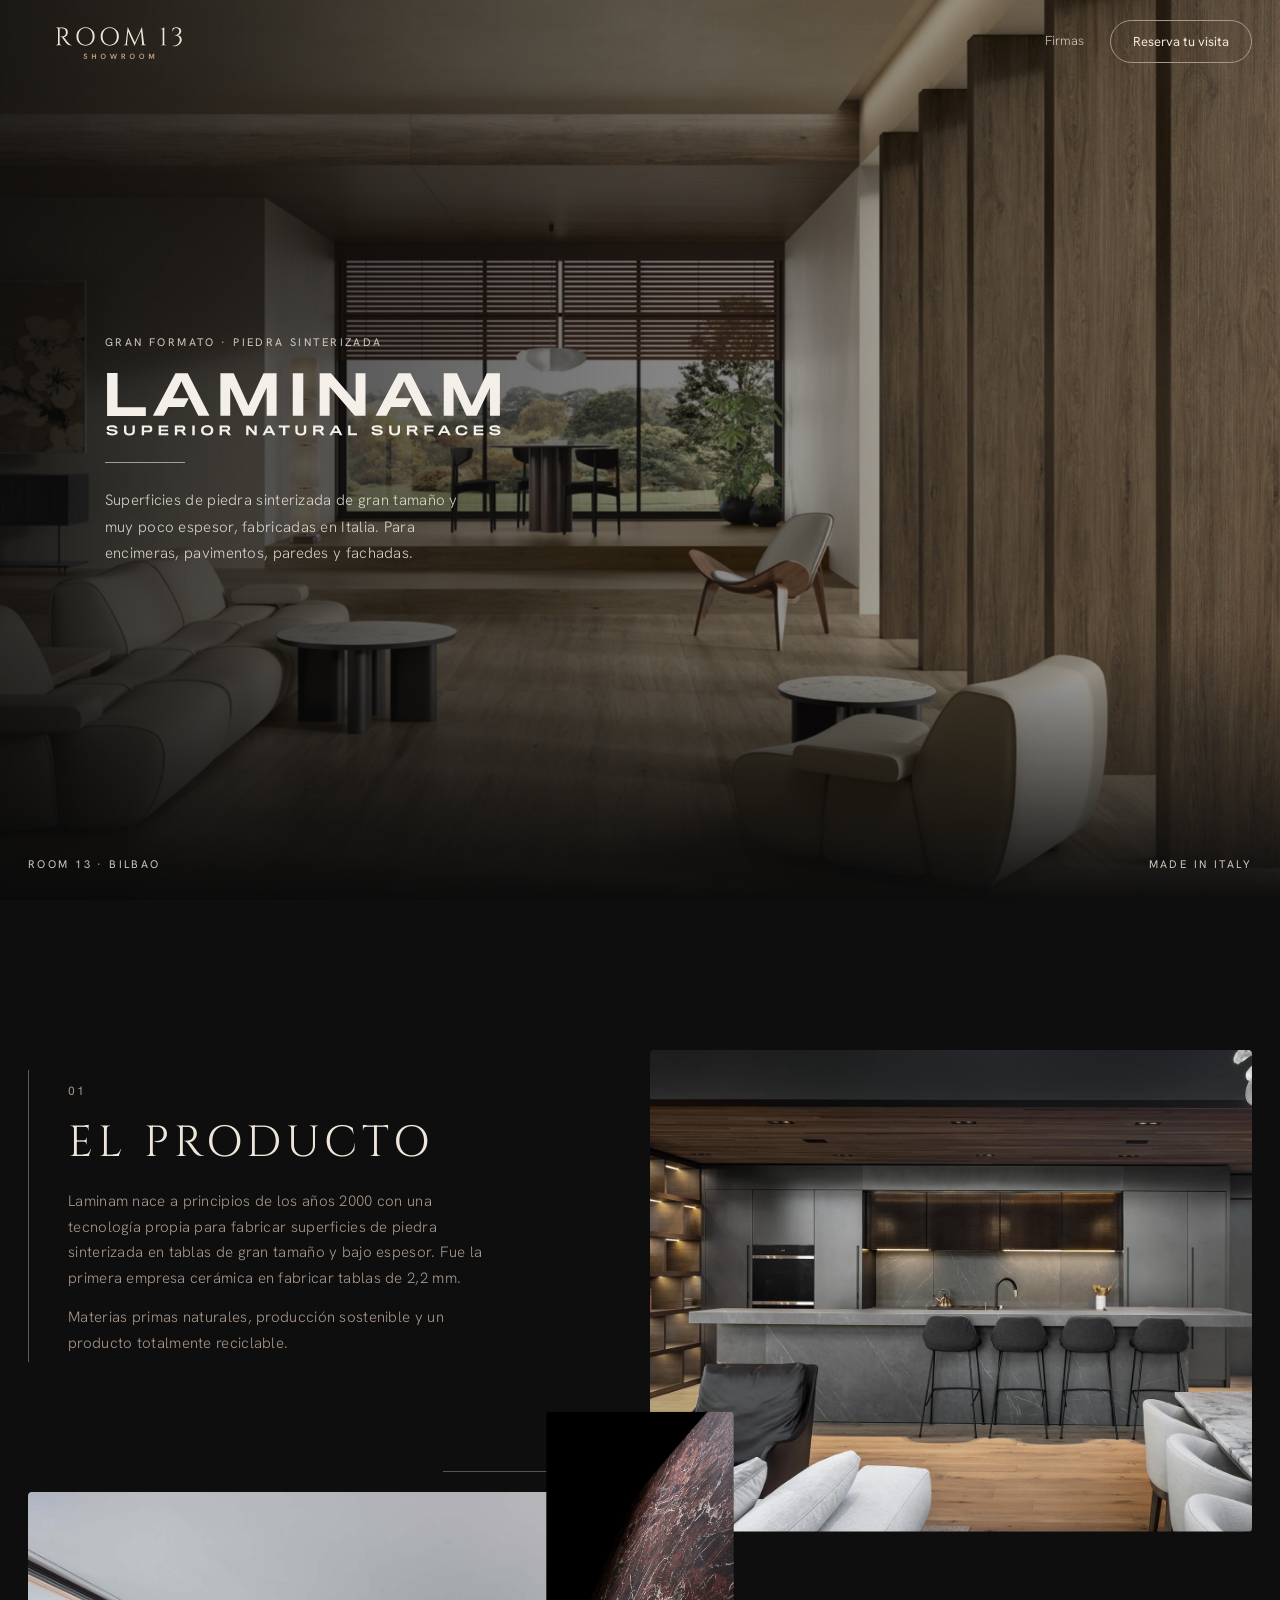
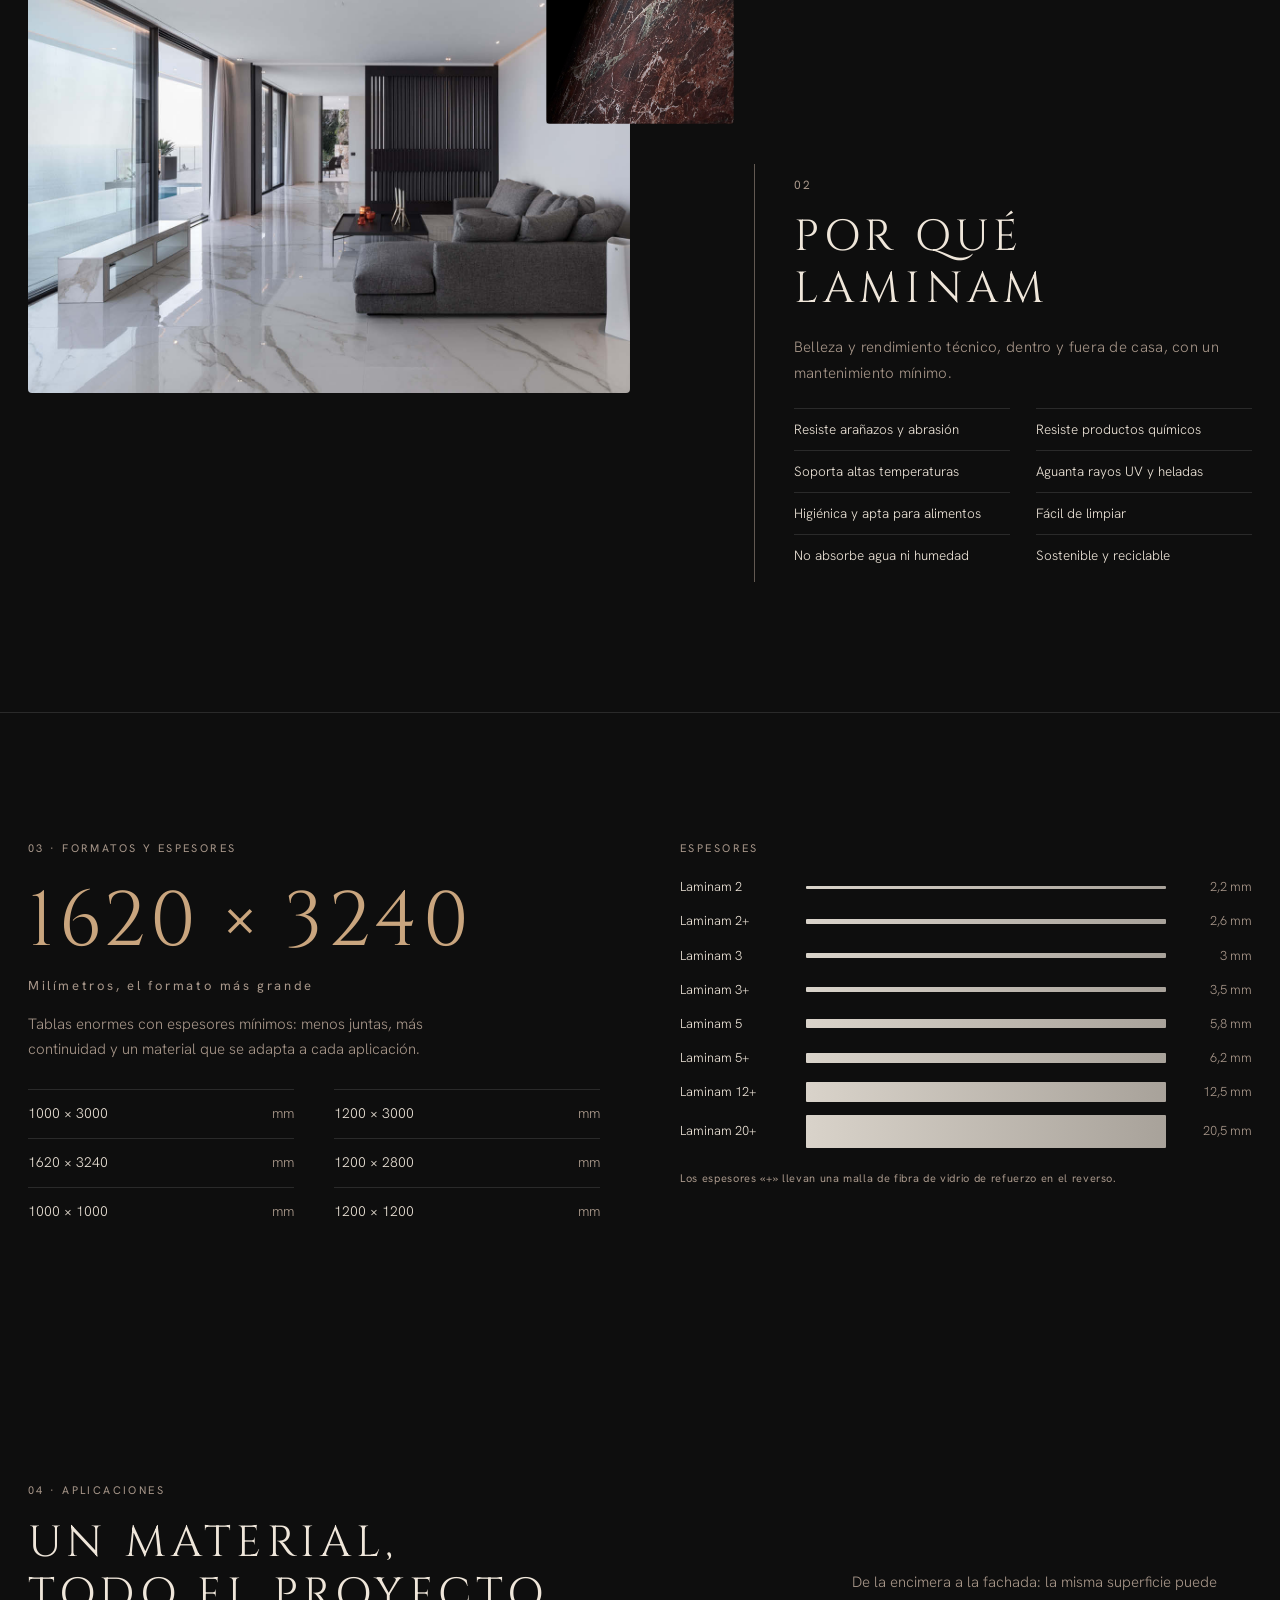
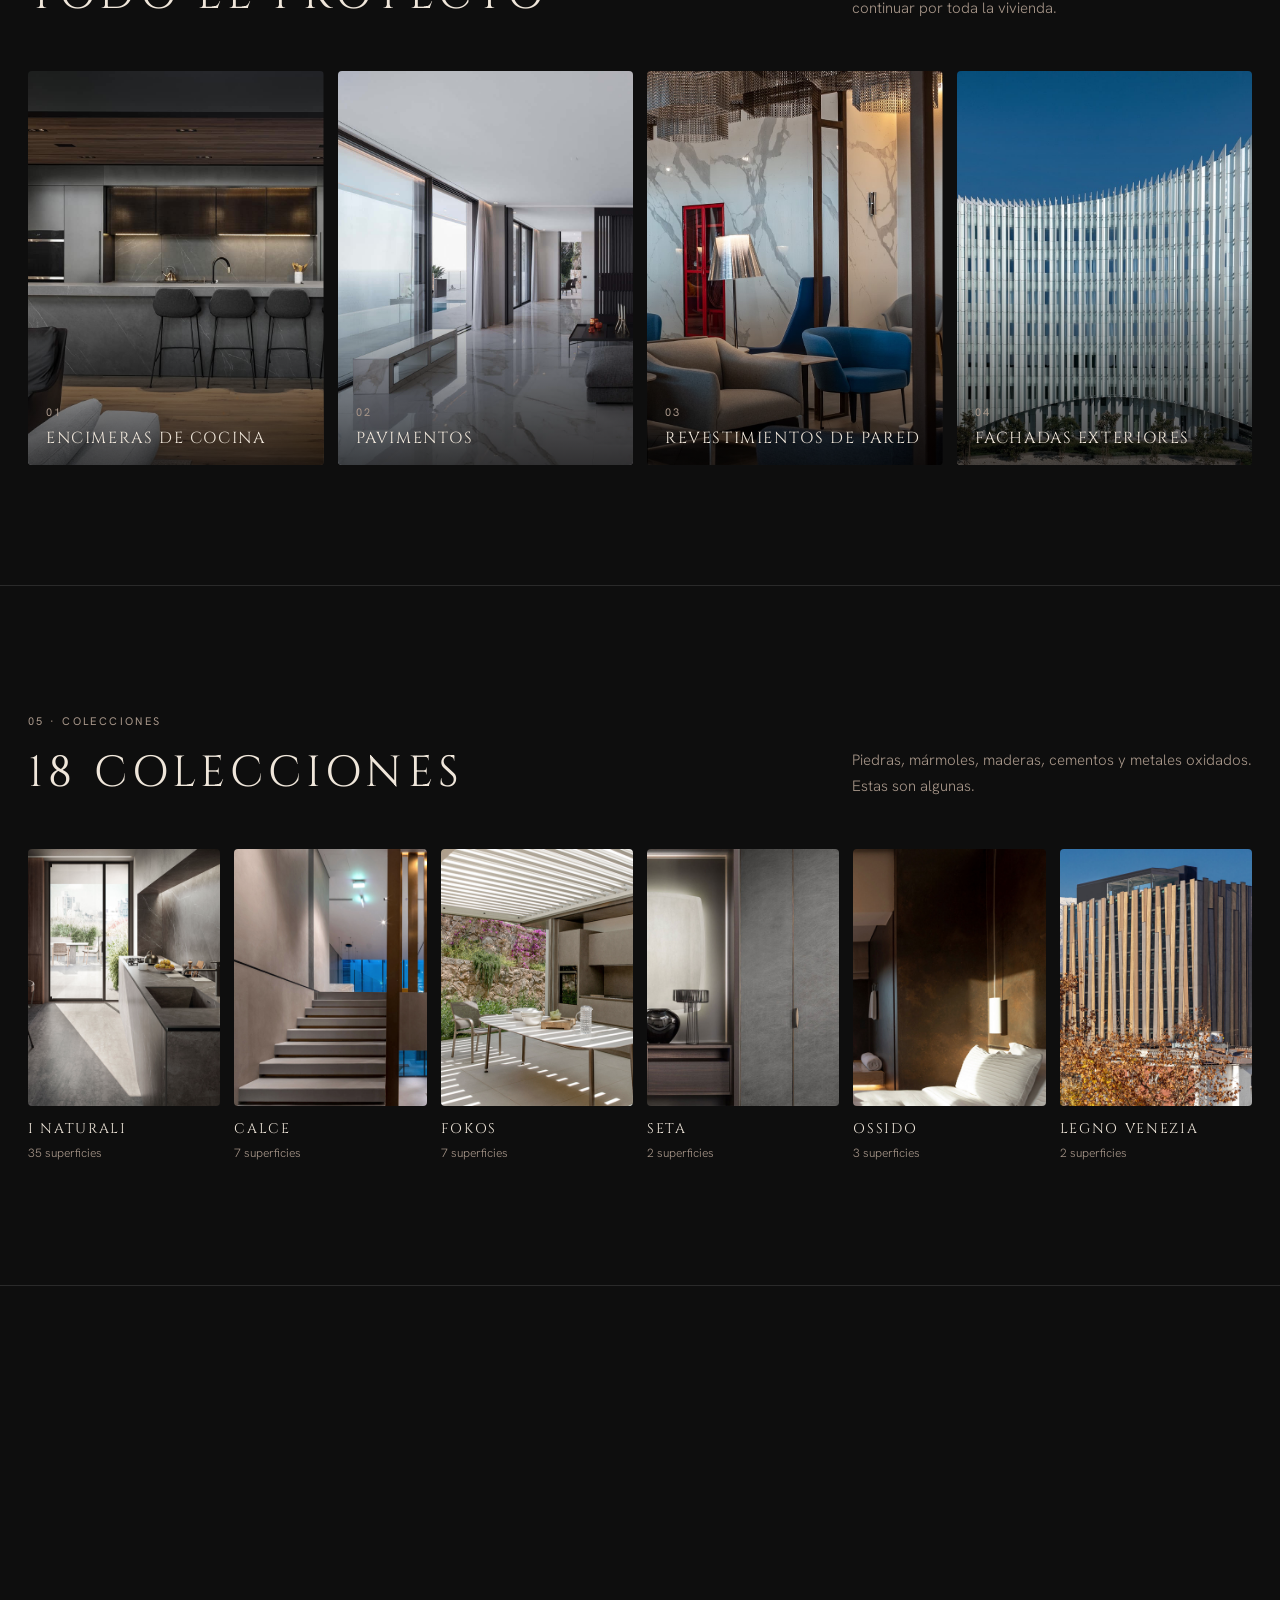
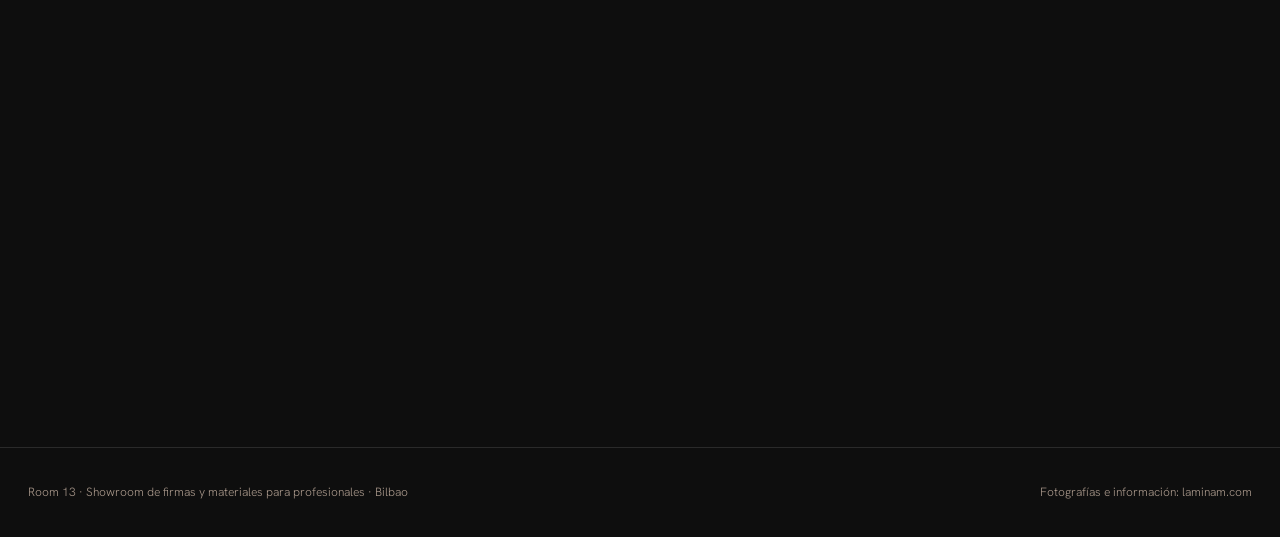
<file: laminam.html>
<!doctype html>
<html lang="es">
<head>
<meta charset="utf-8">
<link rel="icon" href="img/favicon.svg" type="image/svg+xml">
<link rel="apple-touch-icon" href="img/favicon-180.png">
<meta name="viewport" content="width=device-width, initial-scale=1">
<title>Laminam en Bilbao · Gran formato y piedra sinterizada | Room 13 Showroom</title>
<meta name="description" content="Superficies Laminam de gran formato y piedra sinterizada en Bilbao: encimeras, pavimentos, paredes y fachadas. Ven a verlas en Room 13, showroom para profesionales.">
<link rel="canonical" href="https://room13.es/laminam.html">
<meta name="robots" content="index, follow">
<meta name="theme-color" content="#0e0e0e">
<meta property="og:type" content="website">
<meta property="og:site_name" content="Room 13 Showroom">
<meta property="og:locale" content="es_ES">
<meta property="og:title" content="Laminam en Bilbao · Gran formato y piedra sinterizada | Room 13 Showroom">
<meta property="og:description" content="Superficies Laminam de gran formato y piedra sinterizada en Bilbao: encimeras, pavimentos, paredes y fachadas. Ven a verlas en Room 13, showroom para profesionales.">
<meta property="og:url" content="https://room13.es/laminam.html">
<meta property="og:image" content="https://room13.es/img/laminam/portada.jpg">
<meta name="twitter:card" content="summary_large_image">
<meta name="geo.region" content="ES-BI">
<meta name="geo.placename" content="Bilbao">
<script type="application/ld+json">{"@context": "https://schema.org", "@graph": [{"@type": "Organization", "@id": "https://room13.es/#org", "name": "Room 13", "alternateName": "Room 13 Showroom", "url": "https://room13.es/", "logo": "https://room13.es/img/marca/logo-512.png"}, {"@type": "WebPage", "@id": "https://room13.es/laminam.html#pagina", "url": "https://room13.es/laminam.html", "name": "Laminam en Bilbao · Gran formato y piedra sinterizada", "inLanguage": "es-ES", "isPartOf": {"@id": "https://room13.es/#web"}, "about": {"@type": "Brand", "name": "Laminam"}, "mentions": {"@id": "https://room13.es/#showroom"}, "primaryImageOfPage": "https://room13.es/img/laminam/portada.jpg"}, {"@type": "BreadcrumbList", "itemListElement": [{"@type": "ListItem", "position": 1, "name": "Room 13", "item": "https://room13.es/"}, {"@type": "ListItem", "position": 2, "name": "Firmas", "item": "https://room13.es/#firmas"}, {"@type": "ListItem", "position": 3, "name": "Laminam", "item": "https://room13.es/laminam.html"}]}]}</script>
<link rel="preconnect" href="https://fonts.googleapis.com">
<link href="https://fonts.googleapis.com/css2?family=Cinzel:wght@400;500&family=Hanken+Grotesk:wght@300;400;500&display=swap" rel="stylesheet">
<style>
  :root {
    --fondo:#0e0e0e; --fondo-2:#171717; --fondo-3:#202020; --texto:#efe6da; --suave:#a8978a; --linea:#2a2a2a; --acento:#c9a57e;
    --display:Cinzel, 'Trajan Pro', Georgia, serif; --sans:'Hanken Grotesk', system-ui, sans-serif;
    --r:22px; --r-s:14px;
  }
  * { box-sizing:border-box; margin:0; padding:0; }
  html { scroll-behavior:smooth; }
  body { background:var(--fondo); color:var(--texto); font:300 16px/1.7 var(--sans); -webkit-font-smoothing:antialiased; }
  a { color:inherit; text-decoration:none; }
  img { display:block; max-width:100%; }
  .ancho { max-width:1280px; margin:0 auto; padding:0 28px; }
  @media (max-width:640px) { .ancho { padding:0 16px; } }
  .peq { font:400 11px/1.5 var(--sans); letter-spacing:.22em; text-transform:uppercase; color:var(--suave); }
  h2 { font:400 clamp(26px, 3.4vw, 46px)/1.2 var(--display); letter-spacing:.12em; text-transform:uppercase; }
  .pildora { display:inline-flex; align-items:center; gap:10px; font:400 13px var(--sans); padding:12px 22px; border:1px solid var(--suave); border-radius:999px; transition:background .3s, color .3s, border-color .3s; }
  .pildora:hover { background:var(--texto); color:var(--fondo); border-color:var(--texto); }
  .pildora.llena { background:var(--texto); color:var(--fondo); border-color:var(--texto); }
  .pildora.llena:hover { background:transparent; color:var(--texto); }

  /* Logo de la firma: misma caja en todas las páginas de firma */
  .logo-firma { height:calc(64px * var(--e, 1)); width:auto; max-width:min(440px, 80vw); object-fit:contain; filter:brightness(0) invert(.92) sepia(.12); }
  @media (max-width:640px) { .logo-firma { height:calc(42px * var(--e, 1)); } }

  /* Aparecer al bajar */
  .aparece { opacity:0; transform:translateY(30px); transition:opacity 1.1s ease, transform 1.1s cubic-bezier(.2,.7,.2,1); }
  .aparece.visto { opacity:1; transform:none; }
  .revela { clip-path:inset(12% 0 12% 0); transition:clip-path 1.4s cubic-bezier(.6,0,.2,1); }
  .revela img { transform:scale(1.12); transition:transform 1.8s cubic-bezier(.2,.7,.2,1); }
  .revela.visto { clip-path:inset(0); } .revela.visto img { transform:scale(1); }
  .raya-v { position:absolute; left:0; top:0; bottom:0; width:1px; background:var(--suave); opacity:.55; transform:scaleY(0); transform-origin:top; transition:transform 1.3s cubic-bezier(.6,0,.2,1) .2s; }
  .visto > .raya-v, .visto .raya-v { transform:scaleY(1); }

  /* Cabecera */
  header { position:fixed; inset:0 0 auto; z-index:20; padding:20px 0; transition:background .4s; }
  header.solida { background:none; }
  header::before { content:""; position:absolute; inset:0 0 -46px; z-index:-1; pointer-events:none; opacity:0; transition:opacity .5s ease;
    background:linear-gradient(180deg, rgba(14,14,14,.78) 0%, rgba(14,14,14,.45) 50%, rgba(14,14,14,0) 100%);
    -webkit-backdrop-filter:blur(12px) saturate(1.1); backdrop-filter:blur(12px) saturate(1.1);
    -webkit-mask-image:linear-gradient(180deg, #000 0%, #000 45%, transparent 100%); mask-image:linear-gradient(180deg, #000 0%, #000 45%, transparent 100%); }
  header.solida::before { opacity:1; }
  header .ancho { display:flex; justify-content:space-between; align-items:center; gap:16px; }
  header nav { display:flex; gap:26px; align-items:center; font-size:13px; }
  header nav a:not(.pildora) { color:var(--texto); opacity:.8; } header nav a:not(.pildora):hover { opacity:1; }
  .marca { font:400 18px/1 var(--display); letter-spacing:.14em; }
  @media (max-width:640px) { header nav a:not(.pildora) { display:none; } }

  /* Portada: foto a pantalla completa, como la referencia */
  .portada { position:relative; min-height:100svh; display:flex; align-items:center; overflow:hidden; }
  .portada .fondo { position:absolute; inset:-6% 0 0; background:url(img/laminam/portada.jpg) center / cover; will-change:transform; }
  .portada::after { content:""; position:absolute; inset:0; background:linear-gradient(90deg, rgba(10,10,10,.86) 0%, rgba(10,10,10,.55) 45%, rgba(10,10,10,.2) 100%), linear-gradient(0deg, var(--fondo) 0%, transparent 30%); }
  .portada .ancho { position:relative; z-index:1; width:100%; }
  .portada .bloque { max-width:440px; padding-left:clamp(0px, 6vw, 90px); }
  .portada .peq { color:var(--texto); opacity:.85; }
  .portada .logo-firma { margin:22px 0 26px; }
  .portada .raya-h { width:80px; height:1px; background:var(--texto); opacity:.6; margin-bottom:24px; }
  .portada p.lead { font-size:15px; line-height:1.75; letter-spacing:.02em; color:var(--texto); opacity:.88; }
  .portada .esquinas { position:absolute; z-index:1; left:0; right:0; bottom:28px; }
  .portada .esquinas .ancho { display:flex; justify-content:space-between; }

  /* Collage: bloques numerados y fotos superpuestas */
  .collage { padding:150px 0 130px; }
  .collage .rejilla { display:grid; grid-template-columns:repeat(12, 1fr); column-gap:20px; }
  .texto-num { position:relative; padding:6px 0 6px 40px; }
  .texto-num .num { font:400 12px var(--sans); letter-spacing:.2em; color:var(--suave); }
  .texto-num h2 { margin:14px 0 20px; }
  .texto-num p { font-size:15px; letter-spacing:.02em; color:var(--suave); max-width:440px; }
  .texto-num p + p { margin-top:14px; }
  .t1 { grid-column:1 / 6; grid-row:1; align-self:start; margin-top:20px; }
  .f1 { grid-column:7 / 13; grid-row:1 / 3; aspect-ratio:5/4; }
  .union { grid-column:5 / 7; grid-row:2; align-self:end; height:1px; background:var(--suave); opacity:.5; margin-bottom:60px; transform:scaleX(0); transform-origin:left; transition:transform 1.2s cubic-bezier(.6,0,.2,1) .3s; }
  .union.visto { transform:scaleX(1); }
  .f2 { grid-column:1 / 7; grid-row:3 / 5; aspect-ratio:6/5; margin-top:-40px; }
  .f3 { grid-column:6 / 8; grid-row:3; aspect-ratio:3/5; margin-top:-120px; z-index:2; box-shadow:0 20px 50px rgba(0,0,0,.5); }
  .t2 { grid-column:8 / 13; grid-row:4; align-self:start; margin-top:40px; }
  .collage figure { overflow:hidden; border-radius:4px; }
  .collage figure img { width:100%; height:100%; object-fit:cover; }
  .ventajas { list-style:none; margin-top:22px; columns:2; column-gap:26px; }
  .ventajas li { font-size:13.5px; color:var(--texto); padding:9px 0; border-top:1px solid var(--linea); break-inside:avoid; }
  @media (max-width:900px) {
    .collage .rejilla { grid-template-columns:1fr; row-gap:34px; }
    .t1, .f1, .union, .f2, .f3, .t2 { grid-column:1; grid-row:auto; margin:0; }
    .union { display:none; } .f3 { display:none; }
    .ventajas { columns:1; }
  }

  /* Formatos y espesores */
  .formatos { padding:120px 0; border-top:1px solid var(--linea); }
  .formatos .ancho { display:grid; grid-template-columns:1fr 1fr; gap:80px; align-items:start; }
  .gran { font:400 clamp(40px, 6vw, 84px)/1.05 var(--display); letter-spacing:.06em; margin:22px 0 18px; color:var(--acento); }
  .gran small { display:block; font:400 13px var(--sans); letter-spacing:.2em; color:var(--suave); margin-top:14px; }
  .tabla-f { display:grid; grid-template-columns:1fr 1fr; gap:0 40px; margin-top:26px; }
  .tabla-f div { padding:12px 0; border-top:1px solid var(--linea); font-size:14px; display:flex; justify-content:space-between; gap:10px; }
  .tabla-f div span:last-child { color:var(--suave); }
  .grosores { margin-top:16px; display:flex; flex-direction:column; gap:12px; }
  .grosor { display:grid; grid-template-columns:110px 1fr 70px; align-items:center; gap:16px; font-size:13px; }
  .grosor i { display:block; height:calc(var(--g) * 1.6px); min-height:3px; background:linear-gradient(90deg, #d9d3ca, #a8a29a); border-radius:1px; transform:scaleX(0); transform-origin:left; transition:transform 1.1s cubic-bezier(.6,0,.2,1) calc(var(--n) * 90ms); }
  .visto .grosor i { transform:scaleX(1); }
  .grosor span:last-child { color:var(--suave); text-align:right; }
  @media (max-width:900px) { .formatos .ancho { grid-template-columns:1fr; gap:50px; } .tabla-f { grid-template-columns:1fr; } .grosor { grid-template-columns:90px 1fr 64px; } }

  /* Aplicaciones */
  .aplicaciones { padding:120px 0; }
  .cab-sec { display:flex; justify-content:space-between; align-items:flex-end; gap:30px; margin-bottom:50px; flex-wrap:wrap; }
  .cab-sec p { max-width:400px; color:var(--suave); font-size:15px; }
  .cuatro { display:grid; grid-template-columns:repeat(4, 1fr); gap:14px; }
  .uso { position:relative; aspect-ratio:3/4; overflow:hidden; border-radius:4px; }
  .uso img { width:100%; height:100%; object-fit:cover; transition:transform 1.2s cubic-bezier(.2,.7,.2,1); }
  .uso:hover img { transform:scale(1.06); }
  .uso::after { content:""; position:absolute; inset:0; background:linear-gradient(0deg, rgba(0,0,0,.7), transparent 50%); }
  .uso figcaption { position:absolute; z-index:1; left:18px; right:18px; bottom:16px; }
  .uso figcaption b { display:block; font:400 16px/1.3 var(--display); letter-spacing:.1em; text-transform:uppercase; margin-top:4px; }
  @media (max-width:900px) { .cuatro { grid-template-columns:1fr 1fr; } }

  /* Colecciones */
  .colecciones { padding:120px 0; border-top:1px solid var(--linea); }
  .tira { display:grid; grid-template-columns:repeat(6, 1fr); gap:14px; }
  .coleccion img { width:100%; aspect-ratio:3/4; object-fit:cover; border-radius:4px; filter:saturate(.9); transition:filter .5s, transform .8s cubic-bezier(.2,.7,.2,1); }
  .coleccion:hover img { filter:saturate(1.05); transform:translateY(-6px); }
  .coleccion b { display:block; font:400 14px/1.3 var(--display); letter-spacing:.12em; text-transform:uppercase; margin-top:14px; }
  .coleccion span { font-size:12px; color:var(--suave); }
  @media (max-width:900px) { .tira { grid-template-columns:repeat(3, 1fr); } }
  @media (max-width:520px) { .tira { grid-template-columns:1fr 1fr; } }

  /* En Room 13 */
  .cierre { padding:140px 0 120px; text-align:center; border-top:1px solid var(--linea); }
  .cierre h2 { max-width:820px; margin:20px auto 22px; }
  .cierre p { max-width:560px; margin:0 auto 36px; color:var(--suave); }
  .cierre .botones { display:flex; gap:12px; justify-content:center; flex-wrap:wrap; }
  .otras { margin-top:100px; display:flex; flex-wrap:wrap; justify-content:center; gap:28px 44px; align-items:center; }
  .otras img { height:calc(20px * var(--e, 1)); width:auto; max-width:120px; object-fit:contain; filter:brightness(0) invert(.92) sepia(.12); opacity:.55; transition:opacity .3s; }
  .otras a:hover img { opacity:1; }
  .otras .txt { font:600 15px var(--sans); opacity:.55; }
  footer { border-top:1px solid var(--linea); padding:34px 0; font-size:12px; color:var(--suave); }
  footer .ancho { display:flex; justify-content:space-between; gap:16px; flex-wrap:wrap; }

  @media (prefers-reduced-motion:reduce) {
    .aparece, .revela, .revela img, .raya-v, .union, .grosor i { opacity:1; transform:none !important; clip-path:none; transition:none; }
    html { scroll-behavior:auto; }
  }

  /* Logo Room 13 · Showroom (mismo diseño que el rótulo) */
  .logo-r13 { display:block; height:42px; width:auto; }
  @media (max-width:640px) { .logo-r13 { height:34px; } }
  .sr { position:absolute; width:1px; height:1px; padding:0; margin:-1px; overflow:hidden; clip:rect(0 0 0 0); white-space:nowrap; border:0; }
</style>
<link rel="stylesheet" href="css/movil-firmas.css">
</head>
<body data-firma="laminam">

<header id="cabecera">
  <div class="ancho">
    <a class="marca" href="index.html" aria-label="Room 13, inicio"><img src="img/marca/logo-peq.svg" alt="Room 13 Showroom" class="logo-r13"></a>
    <nav aria-label="Principal">
      <a href="index.html#firmas">Firmas</a>
      <a class="pildora" href="index.html#visita">Reserva tu visita</a>
    </nav>
  </div>
</header>

<main>
<section class="portada">
  <div class="fondo" id="fondo-portada" role="img" aria-label="Salón con superficies Laminam, colección Ki No Bi"></div>
  <div class="ancho">
    <div class="bloque aparece">
      <p class="peq">Gran formato · Piedra sinterizada</p>
      <h1><img class="logo-firma" src="img/firmas/laminam.svg" alt="Laminam"><span class="sr"> Laminam en Bilbao</span></h1>
      <div class="raya-h"></div>
      <p class="lead">Superficies de piedra sinterizada de gran tamaño y muy poco espesor, fabricadas en Italia. Para encimeras, pavimentos, paredes y fachadas.</p>
    </div>
  </div>
  <div class="esquinas"><div class="ancho peq"><span>Room 13 · Bilbao</span><span>Made in Italy</span></div></div>
</section>

<section class="collage">
  <div class="ancho rejilla">
    <div class="texto-num t1 aparece">
      <span class="raya-v"></span>
      <span class="num">01</span>
      <h2>El producto</h2>
      <p>Laminam nace a principios de los años 2000 con una tecnología propia para fabricar superficies de piedra sinterizada en tablas de gran tamaño y bajo espesor. Fue la primera empresa cerámica en fabricar tablas de 2,2 mm.</p>
      <p>Materias primas naturales, producción sostenible y un producto totalmente reciclable.</p>
    </div>
    <figure class="f1 revela"><img src="img/laminam/cocina.jpg" alt="Cocina con encimera Laminam" loading="lazy"></figure>
    <span class="union"></span>
    <figure class="f2 revela"><img src="img/laminam/pavimento.jpg" alt="Salón con pavimento Laminam efecto mármol" loading="lazy"></figure>
    <figure class="f3 revela"><img src="img/laminam/rare.jpg" alt="Detalle de superficie Laminam Rare, Rosso Lepanto" loading="lazy" style="object-position:30% 50%"></figure>
    <div class="texto-num t2 aparece">
      <span class="raya-v"></span>
      <span class="num">02</span>
      <h2>Por qué Laminam</h2>
      <p>Belleza y rendimiento técnico, dentro y fuera de casa, con un mantenimiento mínimo.</p>
      <ul class="ventajas">
        <li>Resiste arañazos y abrasión</li>
        <li>Soporta altas temperaturas</li>
        <li>Higiénica y apta para alimentos</li>
        <li>No absorbe agua ni humedad</li>
        <li>Resiste productos químicos</li>
        <li>Aguanta rayos UV y heladas</li>
        <li>Fácil de limpiar</li>
        <li>Sostenible y reciclable</li>
      </ul>
    </div>
  </div>
</section>

<section class="formatos">
  <div class="ancho">
    <div class="aparece">
      <span class="peq">03 · Formatos y espesores</span>
      <p class="gran">1620 × 3240<small>Milímetros, el formato más grande</small></p>
      <p style="color:var(--suave);max-width:440px;font-size:15px">Tablas enormes con espesores mínimos: menos juntas, más continuidad y un material que se adapta a cada aplicación.</p>
      <div class="tabla-f">
        <div><span>1000 × 3000</span><span>mm</span></div>
        <div><span>1200 × 3000</span><span>mm</span></div>
        <div><span>1620 × 3240</span><span>mm</span></div>
        <div><span>1200 × 2800</span><span>mm</span></div>
        <div><span>1000 × 1000</span><span>mm</span></div>
        <div><span>1200 × 1200</span><span>mm</span></div>
      </div>
    </div>
    <div class="aparece">
      <span class="peq">Espesores</span>
      <div class="grosores" aria-label="Espesores de Laminam, de 2,2 a 20,5 mm">
        <div class="grosor" style="--g:2.2;--n:0"><span>Laminam 2</span><i></i><span>2,2 mm</span></div>
        <div class="grosor" style="--g:2.6;--n:1"><span>Laminam 2+</span><i></i><span>2,6 mm</span></div>
        <div class="grosor" style="--g:3;--n:2"><span>Laminam 3</span><i></i><span>3 mm</span></div>
        <div class="grosor" style="--g:3.5;--n:3"><span>Laminam 3+</span><i></i><span>3,5 mm</span></div>
        <div class="grosor" style="--g:5.8;--n:4"><span>Laminam 5</span><i></i><span>5,8 mm</span></div>
        <div class="grosor" style="--g:6.2;--n:5"><span>Laminam 5+</span><i></i><span>6,2 mm</span></div>
        <div class="grosor" style="--g:12.5;--n:6"><span>Laminam 12+</span><i></i><span>12,5 mm</span></div>
        <div class="grosor" style="--g:20.5;--n:7"><span>Laminam 20+</span><i></i><span>20,5 mm</span></div>
      </div>
      <p class="peq" style="margin-top:22px;letter-spacing:.06em;text-transform:none">Los espesores «+» llevan una malla de fibra de vidrio de refuerzo en el reverso.</p>
    </div>
  </div>
</section>

<section class="aplicaciones">
  <div class="ancho">
    <div class="cab-sec aparece">
      <div><span class="peq">04 · Aplicaciones</span><h2 style="margin-top:14px">Un material,<br>todo el proyecto</h2></div>
      <p>De la encimera a la fachada: la misma superficie puede continuar por toda la vivienda.</p>
    </div>
    <div class="cuatro">
      <figure class="uso revela"><img src="img/laminam/cocina.jpg" alt="Encimera de cocina Laminam" loading="lazy"><figcaption><span class="peq">01</span><b>Encimeras de cocina</b></figcaption></figure>
      <figure class="uso revela"><img src="img/laminam/pavimento.jpg" alt="Pavimento Laminam" loading="lazy" style="object-position:30% 50%"><figcaption><span class="peq">02</span><b>Pavimentos</b></figcaption></figure>
      <figure class="uso revela"><img src="img/laminam/pared.jpg" alt="Revestimiento de pared Laminam" loading="lazy" style="object-position:70% 50%"><figcaption><span class="peq">03</span><b>Revestimientos de pared</b></figcaption></figure>
      <figure class="uso revela"><img src="img/laminam/fachada.jpg" alt="Fachada exterior con Laminam" loading="lazy" style="object-position:60% 50%"><figcaption><span class="peq">04</span><b>Fachadas exteriores</b></figcaption></figure>
    </div>
  </div>
</section>

<section class="colecciones">
  <div class="ancho">
    <div class="cab-sec aparece">
      <div><span class="peq">05 · Colecciones</span><h2 style="margin-top:14px">18 colecciones</h2></div>
      <p>Piedras, mármoles, maderas, cementos y metales oxidados. Estas son algunas.</p>
    </div>
    <div class="tira aparece">
      <div class="coleccion"><img src="img/laminam/c-naturali.jpg" alt="Colección I Naturali" loading="lazy"><b>I Naturali</b><span>35 superficies</span></div>
      <div class="coleccion"><img src="img/laminam/c-calce.jpg" alt="Colección Calce" loading="lazy"><b>Calce</b><span>7 superficies</span></div>
      <div class="coleccion"><img src="img/laminam/c-fokos.jpg" alt="Colección Fokos" loading="lazy"><b>Fokos</b><span>7 superficies</span></div>
      <div class="coleccion"><img src="img/laminam/c-seta.jpg" alt="Colección Seta" loading="lazy"><b>Seta</b><span>2 superficies</span></div>
      <div class="coleccion"><img src="img/laminam/c-ossido.jpg" alt="Colección Ossido" loading="lazy"><b>Ossido</b><span>3 superficies</span></div>
      <div class="coleccion"><img src="img/laminam/c-legno.jpg" alt="Colección Legno Venezia" loading="lazy"><b>Legno Venezia</b><span>2 superficies</span></div>
    </div>
  </div>
</section>

<section class="cierre">
  <div class="ancho aparece">
    <span class="peq">En Room 13</span>
    <h2>Ven a ver Laminam con tu cliente</h2>
    <p>Te ayudamos a elegir colección, formato y espesor, y damos servicio completo: medición, fabricación y montaje cuando el proyecto lo pide.</p>
    <div class="botones"><a class="pildora llena" href="index.html#visita">Reserva tu visita</a><a class="pildora" href="index.html#firmas">Ver todas las firmas</a></div>
    <nav class="otras" aria-label="Otras firmas" id="otras"></nav>
  </div>
</section>
</main>

<footer><div class="ancho"><span>Room 13 · Showroom de firmas y materiales para profesionales · Bilbao</span><span>Fotografías e información: laminam.com</span></div></footer>

<script>

  const cab = document.getElementById('cabecera');
  const fondo = document.getElementById('fondo-portada');
  const quieto = matchMedia('(prefers-reduced-motion: reduce)').matches;
  addEventListener('scroll', () => {
    cab.classList.toggle('solida', scrollY > innerHeight * .7);
    if (!quieto && scrollY < innerHeight) fondo.style.transform = `translateY(${scrollY * .25}px) scale(1.05)`;
  }, { passive: true });

  const obs = new IntersectionObserver(es => es.forEach(e => { if (e.isIntersecting) { e.target.classList.add('visto'); obs.unobserve(e.target); } }), { threshold: .15 });
  document.querySelectorAll('.aparece, .revela, .union').forEach(el => obs.observe(el));
</script>
<script src="js/firmas.js"></script>
</body>
</html>
</file>
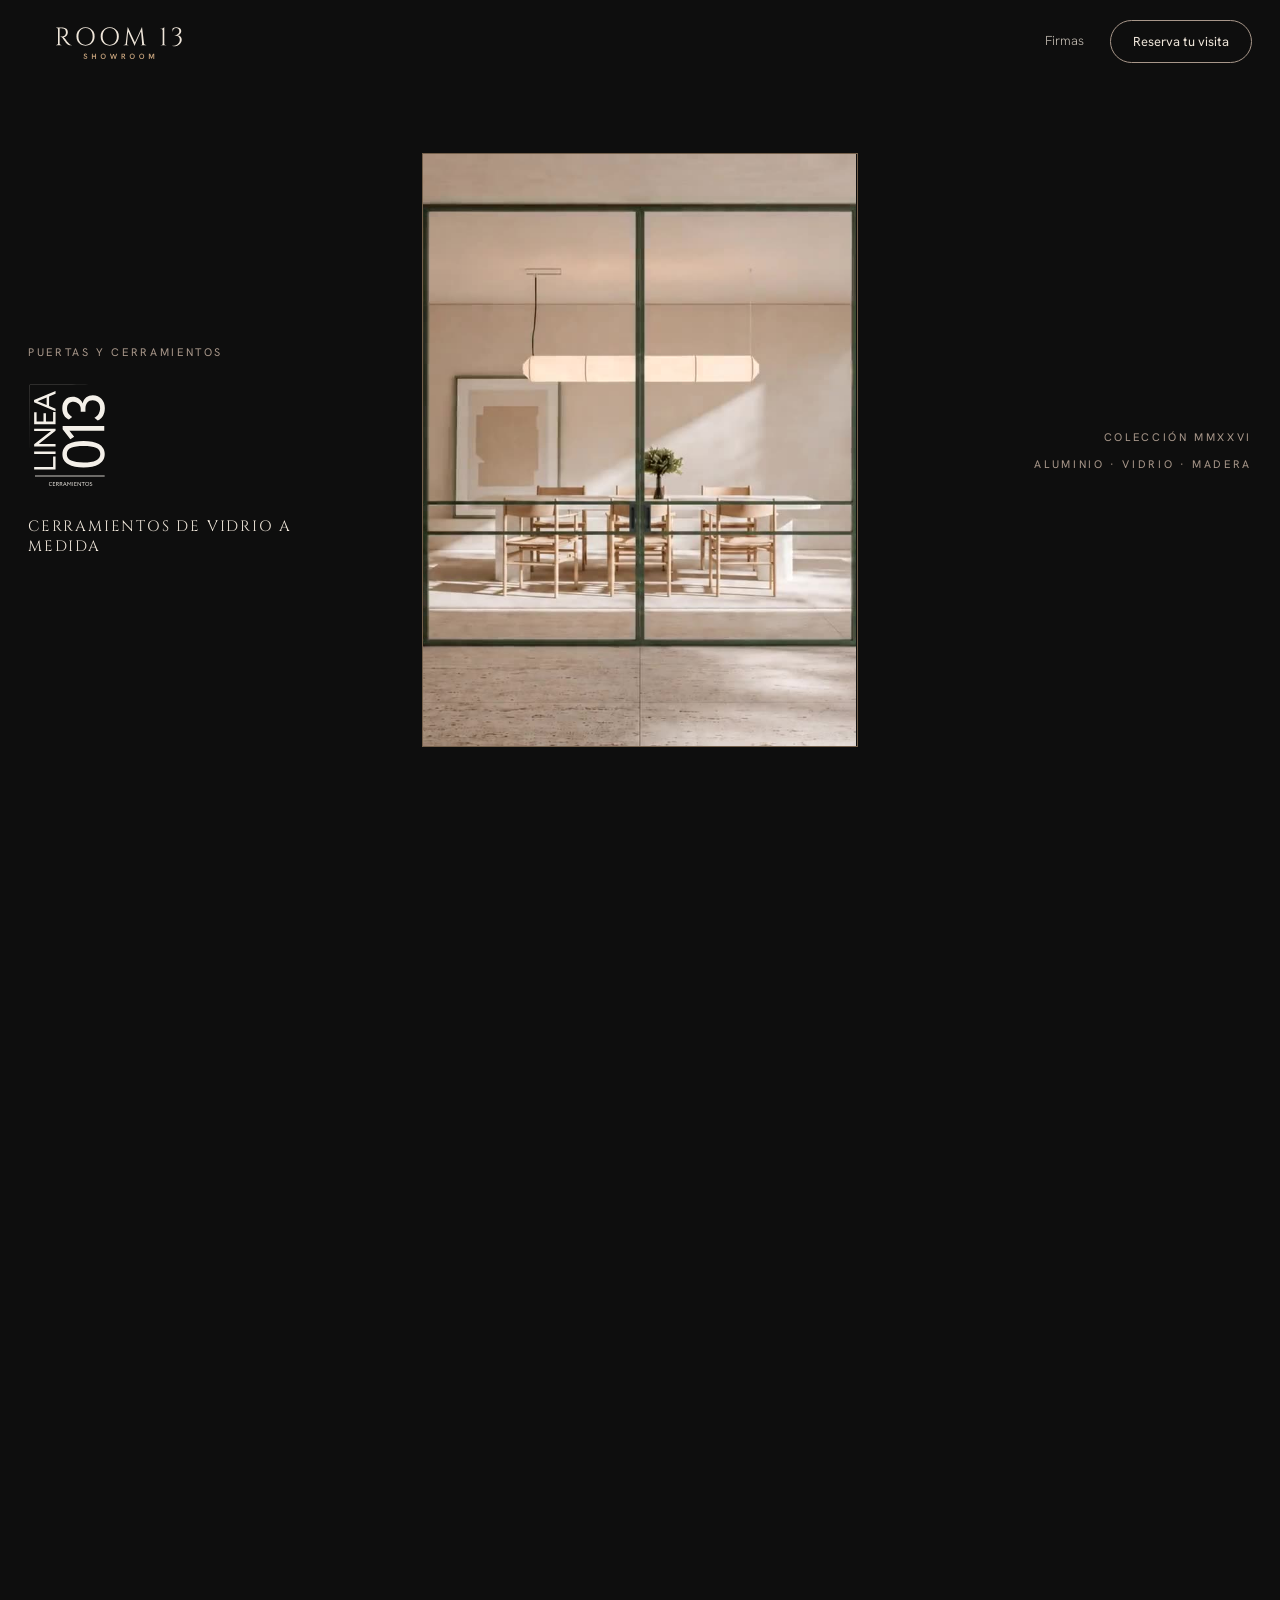
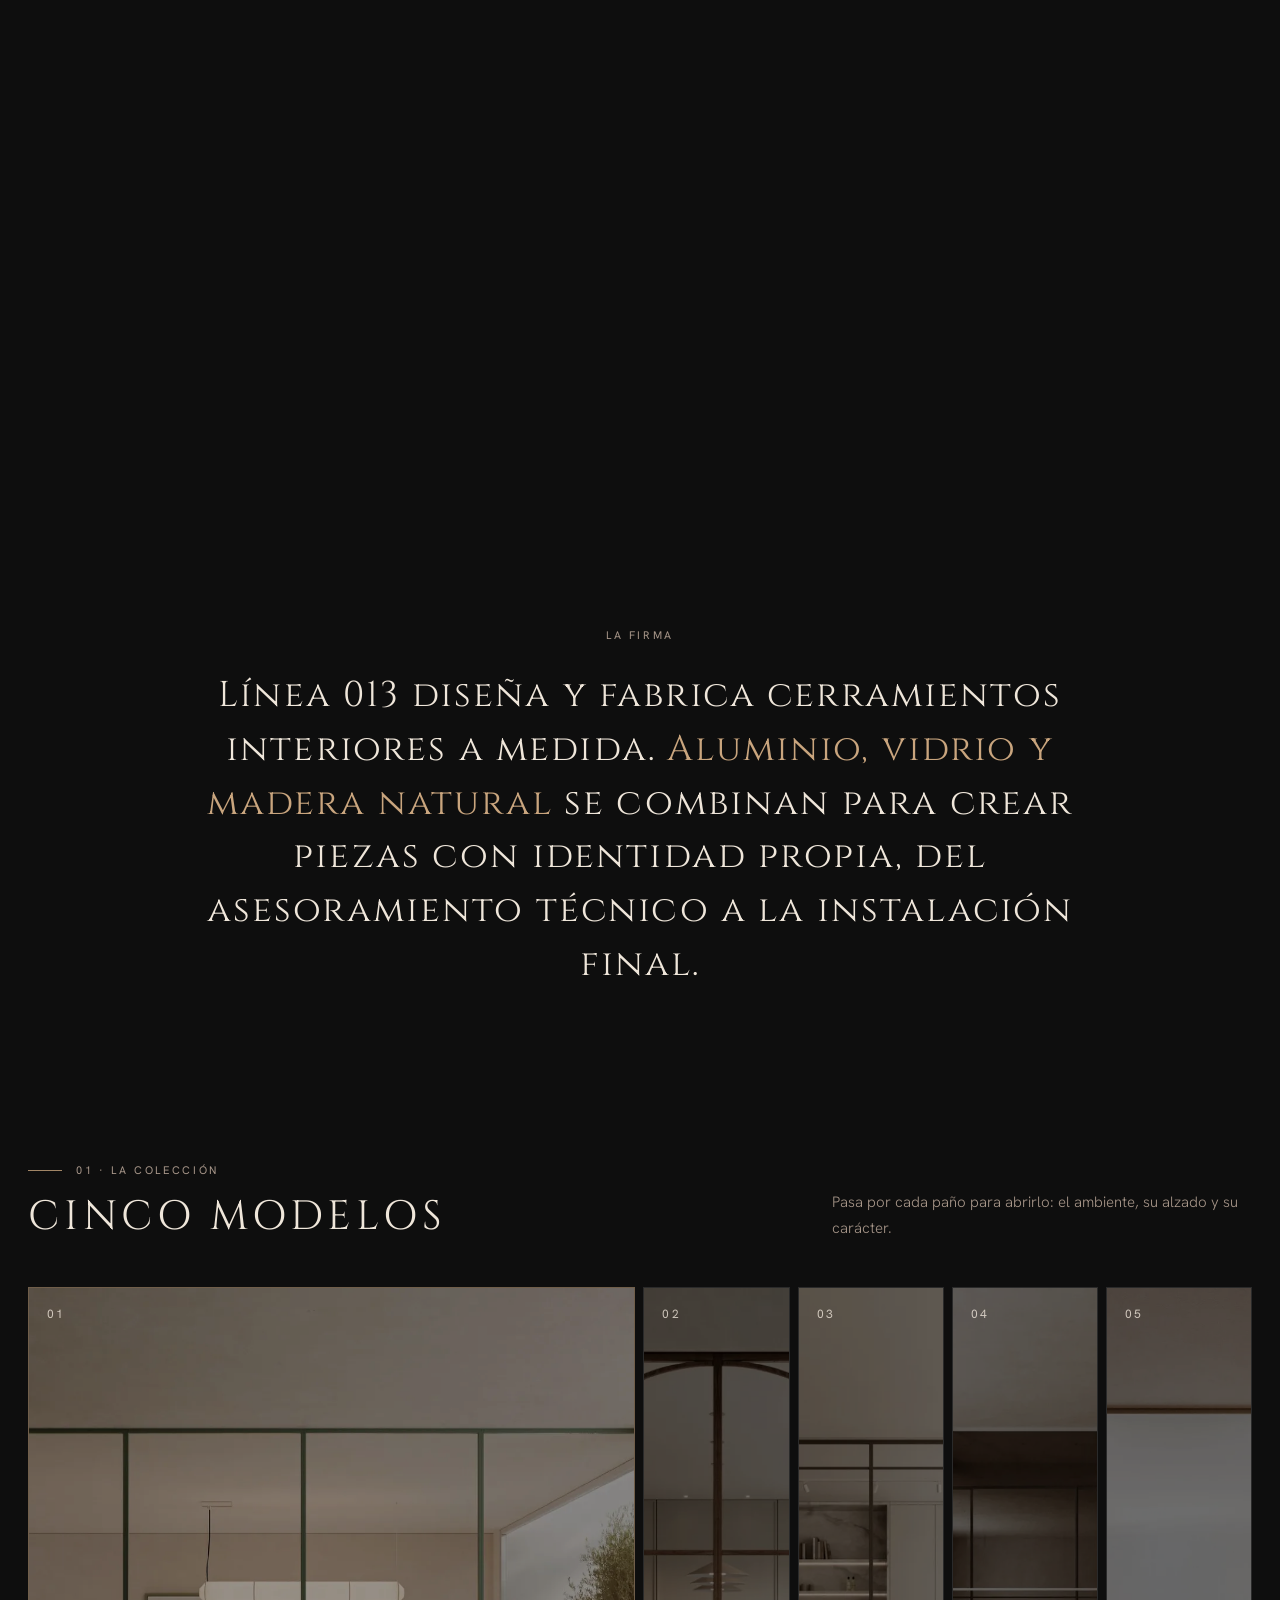
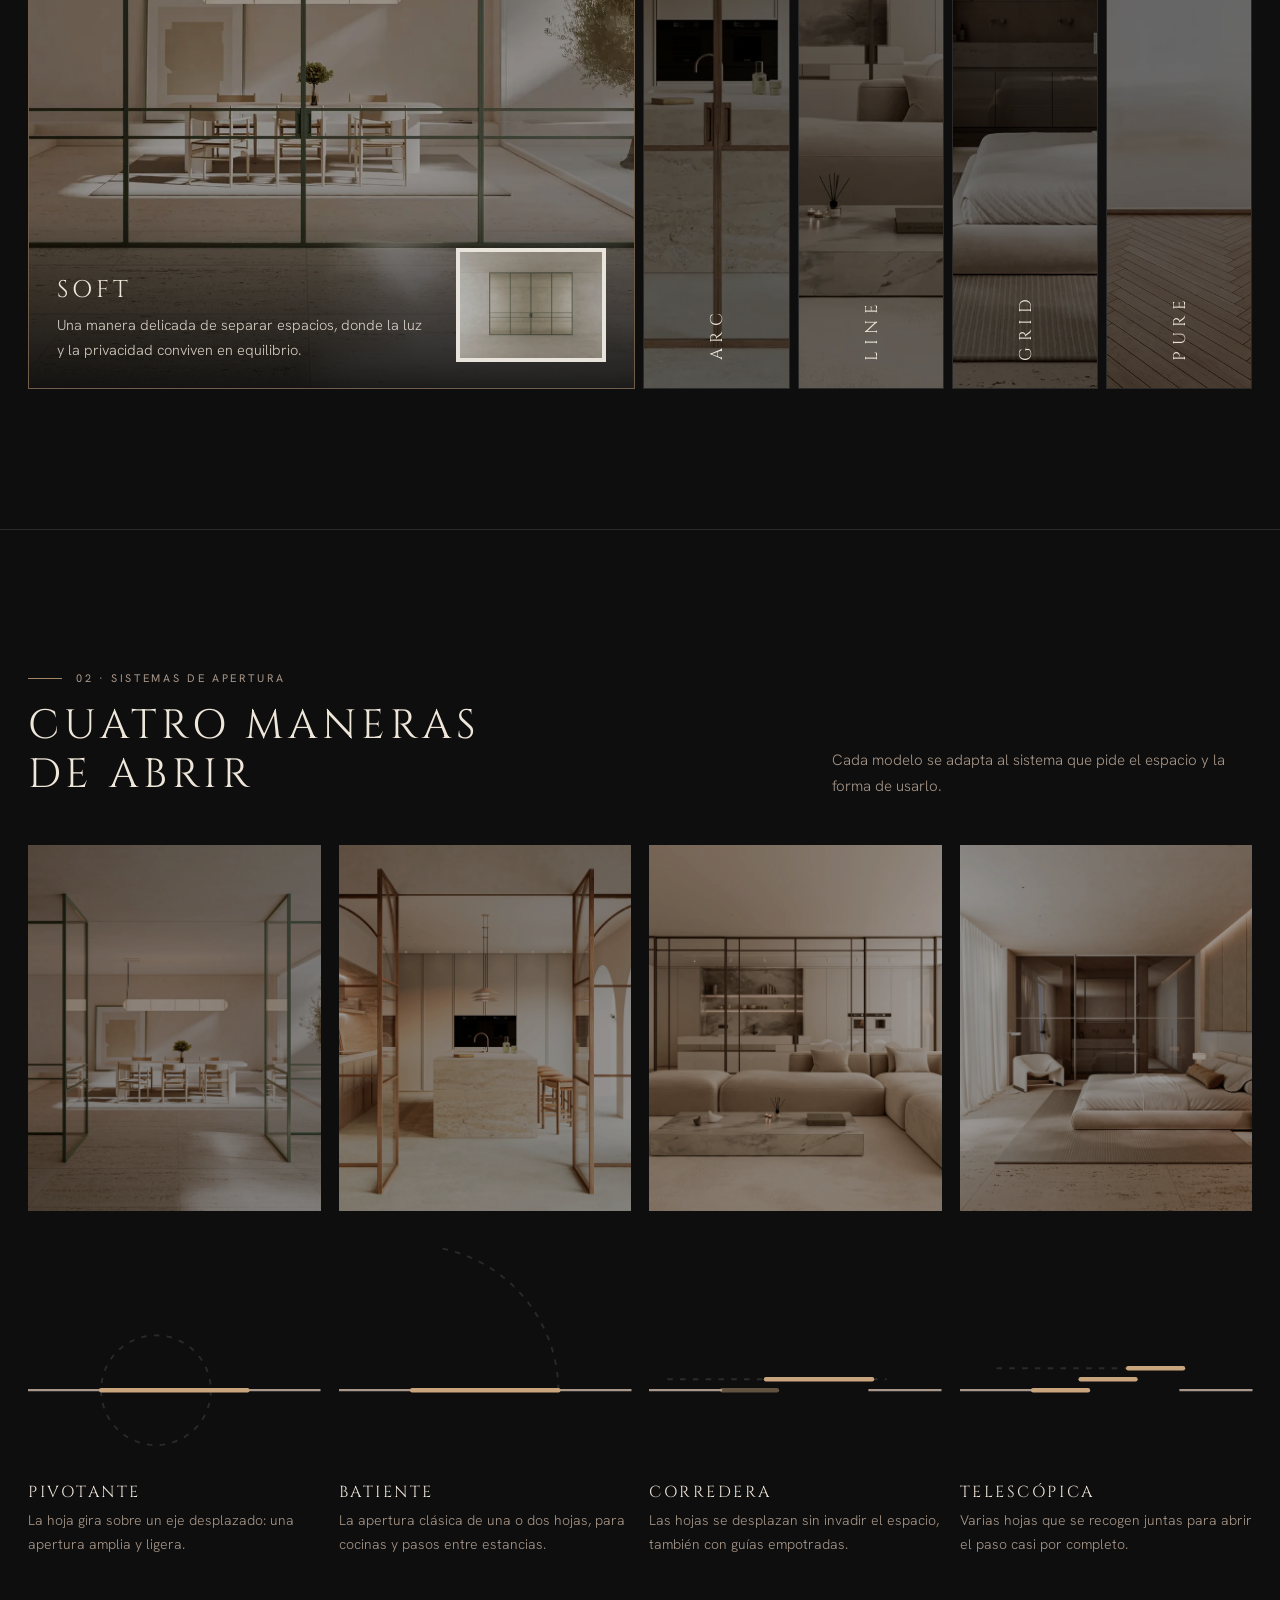
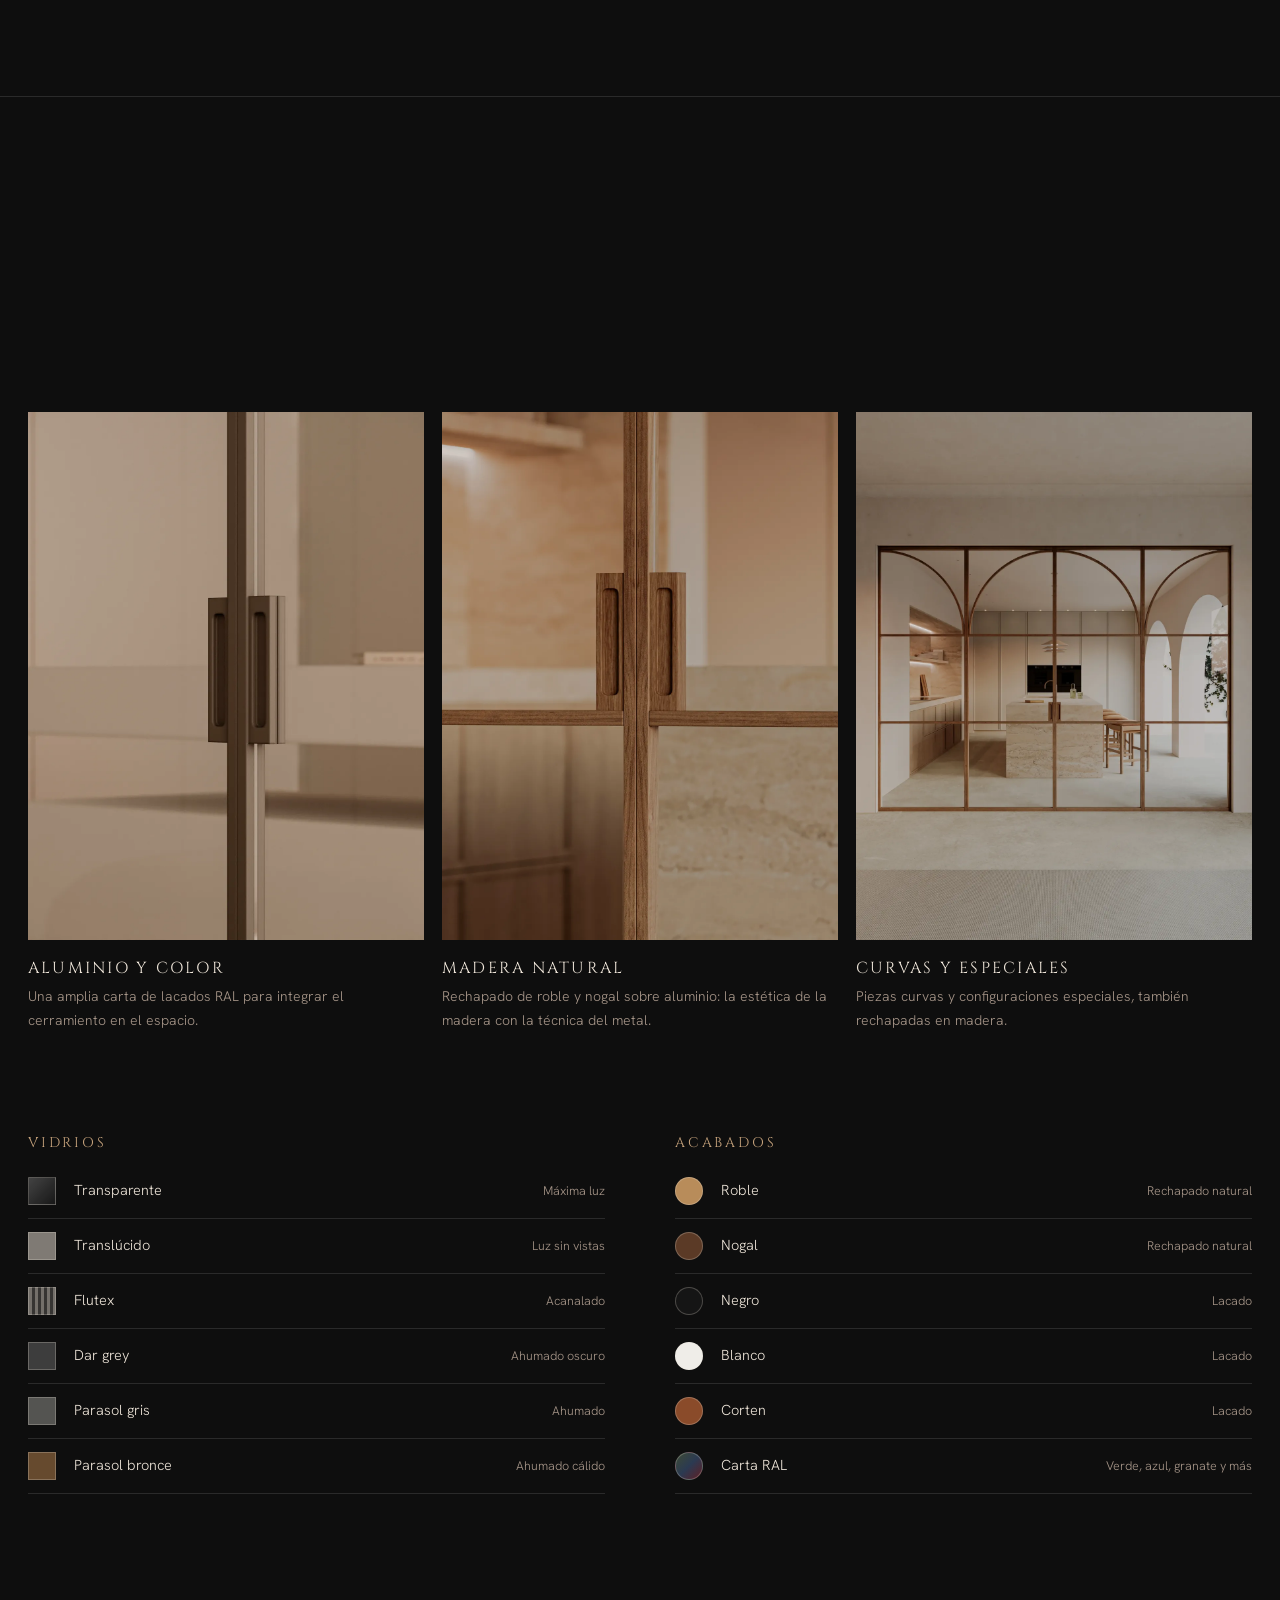
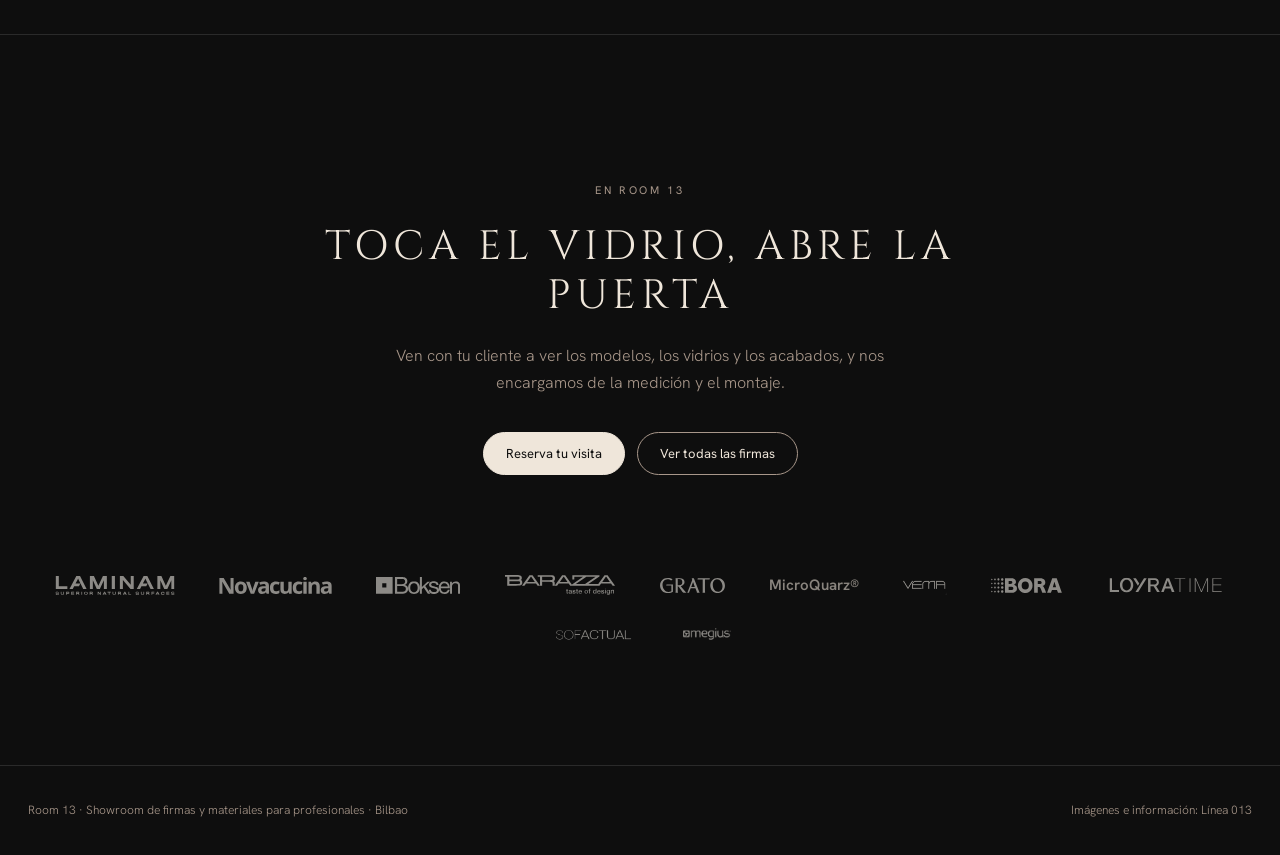
<file: linea013.html>
<!doctype html>
<html lang="es">
<head>
<meta charset="utf-8">
<link rel="icon" href="img/favicon.svg" type="image/svg+xml">
<link rel="apple-touch-icon" href="img/favicon-180.png">
<meta name="viewport" content="width=device-width, initial-scale=1">
<title>Línea 013 en Bilbao · Puertas y cerramientos de vidrio | Room 13 Showroom</title>
<meta name="description" content="Cerramientos de vidrio a medida de Línea 013 en Bilbao: modelos Soft, Arc, Line, Grid y Pure, vidrios y acabados. Ven a verlos en Room 13.">
<link rel="canonical" href="https://room13.es/linea013.html">
<meta name="robots" content="index, follow">
<meta name="theme-color" content="#0e0e0e">
<meta property="og:type" content="website">
<meta property="og:site_name" content="Room 13 Showroom">
<meta property="og:locale" content="es_ES">
<meta property="og:title" content="Línea 013 en Bilbao · Puertas y cerramientos de vidrio | Room 13 Showroom">
<meta property="og:description" content="Cerramientos de vidrio a medida de Línea 013 en Bilbao: modelos Soft, Arc, Line, Grid y Pure, vidrios y acabados. Ven a verlos en Room 13.">
<meta property="og:url" content="https://room13.es/linea013.html">
<meta property="og:image" content="https://room13.es/img/linea013/video-poster.jpg">
<meta name="twitter:card" content="summary_large_image">
<meta name="geo.region" content="ES-BI">
<meta name="geo.placename" content="Bilbao">
<script type="application/ld+json">{"@context": "https://schema.org", "@graph": [{"@type": "Organization", "@id": "https://room13.es/#org", "name": "Room 13", "alternateName": "Room 13 Showroom", "url": "https://room13.es/", "logo": "https://room13.es/img/marca/logo-512.png"}, {"@type": "WebPage", "@id": "https://room13.es/linea013.html#pagina", "url": "https://room13.es/linea013.html", "name": "Línea 013 en Bilbao · Puertas y cerramientos de vidrio", "inLanguage": "es-ES", "isPartOf": {"@id": "https://room13.es/#web"}, "about": {"@type": "Brand", "name": "Línea 013"}, "mentions": {"@id": "https://room13.es/#showroom"}, "primaryImageOfPage": "https://room13.es/img/linea013/video-poster.jpg"}, {"@type": "BreadcrumbList", "itemListElement": [{"@type": "ListItem", "position": 1, "name": "Room 13", "item": "https://room13.es/"}, {"@type": "ListItem", "position": 2, "name": "Firmas", "item": "https://room13.es/#firmas"}, {"@type": "ListItem", "position": 3, "name": "Línea 013", "item": "https://room13.es/linea013.html"}]}]}</script>
<link rel="preconnect" href="https://fonts.googleapis.com">
<link href="https://fonts.googleapis.com/css2?family=Cinzel:wght@400;500&family=Hanken+Grotesk:wght@300;400;500&display=swap" rel="stylesheet">
<style>
  :root {
    --fondo:#0e0e0e; --fondo-2:#171717; --fondo-3:#202020; --texto:#efe6da; --suave:#a8978a; --linea:#2a2a2a; --acento:#c9a57e;
    --display:Cinzel, 'Trajan Pro', Georgia, serif; --sans:'Hanken Grotesk', system-ui, sans-serif;
  }
  * { box-sizing:border-box; margin:0; padding:0; }
  html { scroll-behavior:smooth; }
  body { background:var(--fondo); color:var(--texto); font:300 16px/1.7 var(--sans); -webkit-font-smoothing:antialiased; }
  a { color:inherit; text-decoration:none; }
  img, video { display:block; max-width:100%; }
  .ancho { max-width:1280px; margin:0 auto; padding:0 28px; }
  @media (max-width:640px) { .ancho { padding:0 16px; } }
  .peq { font:400 11px/1.5 var(--sans); letter-spacing:.24em; text-transform:uppercase; color:var(--suave); }
  h2 { font:400 clamp(26px, 3.2vw, 44px)/1.2 var(--display); letter-spacing:.12em; text-transform:uppercase; }
  .pildora { display:inline-flex; align-items:center; gap:10px; font:400 13px var(--sans); padding:12px 22px; border:1px solid var(--suave); border-radius:999px; transition:background .3s, color .3s, border-color .3s; }
  .pildora:hover { background:var(--texto); color:var(--fondo); border-color:var(--texto); }
  .pildora.llena { background:var(--texto); color:var(--fondo); border-color:var(--texto); }
  .pildora.llena:hover { background:transparent; color:var(--texto); }
  .logo-firma { height:calc(64px * var(--e, 1)); width:auto; object-fit:contain; filter:brightness(0) invert(.92) sepia(.12); }
  .aparece { opacity:0; transform:translateY(28px); transition:opacity 1.1s ease, transform 1.1s cubic-bezier(.2,.7,.2,1); }
  .aparece.visto { opacity:1; transform:none; }
  .etiqueta { display:flex; align-items:center; gap:14px; }
  .etiqueta i { width:34px; height:1px; background:var(--acento); opacity:.8; }

  header { position:fixed; inset:0 0 auto; z-index:20; padding:20px 0; transition:background .4s; }
  header.solida { background:none; }
  header::before { content:""; position:absolute; inset:0 0 -46px; z-index:-1; pointer-events:none; opacity:0; transition:opacity .5s ease;
    background:linear-gradient(180deg, rgba(14,14,14,.78) 0%, rgba(14,14,14,.45) 50%, rgba(14,14,14,0) 100%);
    -webkit-backdrop-filter:blur(12px) saturate(1.1); backdrop-filter:blur(12px) saturate(1.1);
    -webkit-mask-image:linear-gradient(180deg, #000 0%, #000 45%, transparent 100%); mask-image:linear-gradient(180deg, #000 0%, #000 45%, transparent 100%); }
  header.solida::before { opacity:1; }
  header .ancho { display:flex; justify-content:space-between; align-items:center; gap:16px; }
  header nav { display:flex; gap:26px; align-items:center; font-size:13px; }
  header nav a:not(.pildora) { opacity:.8; }
  .marca { font:400 18px/1 var(--display); letter-spacing:.14em; }
  @media (max-width:640px) { header nav a:not(.pildora) { display:none; } }

  /* Portada: el vídeo aparece dentro de un marco fino, como un cerramiento, y al bajar el marco se abre a toda la pantalla */
  .portada { height:230vh; position:relative; }
  .portada .fijo { position:sticky; top:0; height:100svh; overflow:hidden; }
  .marco { position:absolute; inset:var(--y1, 20%) var(--x, 33%) var(--y2, 20%); border:1px solid rgba(201,165,126,var(--b, .55)); overflow:hidden; }
  .marco video { position:absolute; inset:0; width:100%; height:100%; object-fit:cover; }
  .marco::after { content:""; position:absolute; inset:0; background:linear-gradient(0deg, rgba(10,10,10,.7), transparent 40%); opacity:var(--o, 0); }
  .bloque { position:absolute; left:max(28px, calc((100vw - 1280px) / 2 + 28px)); top:50%; transform:translateY(-50%); width:calc(33vw - 80px); opacity:var(--t, 1); }
  .bloque h1 { margin:22px 0 24px; }
  .bloque .logo-firma { height:110px; }
  .bloque p:not(.peq) { font:400 15px/1.35 var(--display); letter-spacing:.12em; text-transform:uppercase; }
  .lado { position:absolute; right:max(28px, calc((100vw - 1280px) / 2 + 28px)); top:50%; transform:translateY(-50%); width:calc(33vw - 80px); text-align:right; opacity:var(--t, 1); }
  .lado .peq + .peq { margin-top:10px; }
  .leyenda { position:absolute; left:0; right:0; bottom:38px; opacity:var(--o, 0); }
  .leyenda .ancho { display:flex; justify-content:space-between; align-items:flex-end; gap:20px; }
  .leyenda p { font:400 clamp(18px, 2vw, 26px)/1.3 var(--display); letter-spacing:.12em; text-transform:uppercase; }
  @media (max-width:760px) {
    .bloque { left:16px; right:16px; width:auto; top:96px; transform:none; text-align:center; }
    .bloque .logo-firma { height:78px; margin:0 auto; } .bloque h1 { margin:14px 0 14px; }
    .lado { display:none; }
  }

  /* Frase */
  .frase { padding:150px 0 130px; text-align:center; }
  .frase p { font:400 clamp(22px, 2.8vw, 38px)/1.5 var(--display); letter-spacing:.06em; max-width:900px; margin:22px auto 0; }
  .frase p em { font-style:normal; color:var(--acento); }

  /* Colección: cinco paños de vidrio, uno junto a otro */
  .coleccion { padding:40px 0 140px; }
  .cab-sec { display:flex; justify-content:space-between; align-items:flex-end; gap:30px; margin-bottom:46px; flex-wrap:wrap; }
  .cab-sec p { max-width:420px; color:var(--suave); font-size:15px; }
  .panos { display:flex; gap:8px; height:min(78svh, 720px); }
  .pano { position:relative; flex:1; min-width:0; overflow:hidden; border:1px solid var(--linea); cursor:pointer; transition:flex 1.1s cubic-bezier(.6,0,.2,1), border-color .6s; background:var(--fondo-2); }
  .pano.abierto { flex:4.2; border-color:rgba(201,165,126,.5); cursor:default; }
  .pano > img { position:absolute; inset:0; width:100%; height:100%; object-fit:cover; filter:brightness(.55) saturate(.85); transition:filter 1s, transform 1.6s cubic-bezier(.2,.7,.2,1); transform:scale(1.04); }
  .pano.abierto > img { filter:brightness(.82) saturate(1); transform:none; }
  .pano .nombre { position:absolute; left:50%; bottom:28px; transform:translateX(-50%) rotate(180deg); writing-mode:vertical-rl; font:400 17px var(--display); letter-spacing:.32em; text-transform:uppercase; white-space:nowrap; transition:opacity .4s; }
  .pano.abierto .nombre { opacity:0; }
  .pano .num { position:absolute; top:18px; left:18px; font:400 12px var(--sans); letter-spacing:.2em; color:var(--texto); opacity:.8; }
  .pano .ficha { position:absolute; left:0; right:0; bottom:0; padding:26px 28px; display:flex; justify-content:space-between; align-items:flex-end; gap:24px; background:linear-gradient(0deg, rgba(10,10,10,.85), transparent); opacity:0; transform:translateY(16px); transition:opacity .6s .35s, transform .6s .35s; pointer-events:none; }
  .pano.abierto .ficha { opacity:1; transform:none; }
  .ficha b { display:block; font:400 24px/1.2 var(--display); letter-spacing:.16em; text-transform:uppercase; margin-bottom:8px; }
  .ficha p { font-size:14.5px; max-width:430px; opacity:.88; }
  .ficha .alzado { width:150px; flex:none; background:#e8e3db; padding:4px; }
  .ficha .alzado img { width:100%; aspect-ratio:4/3; object-fit:cover; }
  @media (max-width:900px) {
    .panos { flex-direction:column; height:auto; gap:12px; }
    .pano, .pano.abierto { flex:none; height:auto; aspect-ratio:4/5; cursor:default; }
    .pano > img { filter:brightness(.78); transform:none; }
    .pano .nombre { display:none; }
    .pano .ficha { opacity:1; transform:none; flex-direction:column; align-items:flex-start; padding:22px 18px; }
    .ficha .alzado { width:120px; order:-1; }
  }

  /* Aperturas: cada sistema dibujado en planta, en movimiento */
  .aperturas { padding:140px 0; border-top:1px solid var(--linea); }
  .cuatro { display:grid; grid-template-columns:repeat(4, minmax(0, 1fr)); gap:18px; }
  .sistema figure { aspect-ratio:4/5; overflow:hidden; position:relative; }
  .sistema figure img { width:100%; height:100%; object-fit:cover; filter:brightness(.75); transition:filter .8s, transform 1.4s cubic-bezier(.2,.7,.2,1); }
  .sistema:hover figure img { filter:brightness(.92); transform:scale(1.04); }
  .plano { display:block; width:100%; height:auto; margin:22px 0 14px; overflow:visible; }
  .plano .muro { stroke:var(--suave); stroke-width:1.2; }
  .plano .hoja { stroke:var(--acento); stroke-width:2.4; stroke-linecap:round; transform-box:view-box; }
  .plano .guia { stroke:var(--linea); stroke-width:1; stroke-dasharray:3 4; fill:none; }
  .visto .p-piv { animation:piv 4.5s cubic-bezier(.6,0,.3,1) infinite; transform-origin:70px 40px; }
  .visto .p-bat { animation:bat 4.5s cubic-bezier(.6,0,.3,1) infinite; transform-origin:40px 40px; }
  .visto .p-cor { animation:cor 4.5s cubic-bezier(.6,0,.3,1) infinite; }
  .visto .p-tel1 { animation:tel1 4.5s cubic-bezier(.6,0,.3,1) infinite; }
  .visto .p-tel2 { animation:tel2 4.5s cubic-bezier(.6,0,.3,1) infinite; }
  @keyframes piv { 0%, 15%, 100% { transform:rotate(0); } 45%, 75% { transform:rotate(-75deg); } }
  @keyframes bat { 0%, 15%, 100% { transform:rotate(0); } 45%, 75% { transform:rotate(-80deg); } }
  @keyframes cor { 0%, 15%, 100% { transform:translateX(0); } 45%, 75% { transform:translateX(-58px); } }
  @keyframes tel1 { 0%, 15%, 100% { transform:translateX(0); } 45%, 75% { transform:translateX(-56px); } }
  @keyframes tel2 { 0%, 15%, 100% { transform:translateX(0); } 45%, 75% { transform:translateX(-28px); } }
  .sistema b { display:block; font:400 16px var(--display); letter-spacing:.16em; text-transform:uppercase; }
  .sistema p { font-size:14px; color:var(--suave); margin-top:6px; }
  @media (max-width:900px) { .cuatro { grid-template-columns:repeat(2, minmax(0, 1fr)); gap:30px 14px; } }

  /* Materiales: ficha técnica sobria */
  .materiales { padding:140px 0; border-top:1px solid var(--linea); }
  .tres { display:grid; grid-template-columns:repeat(3, minmax(0, 1fr)); gap:18px; }
  .mat figure { aspect-ratio:3/4; overflow:hidden; }
  .mat img { width:100%; height:100%; object-fit:cover; transition:transform 1.4s cubic-bezier(.2,.7,.2,1); }
  .mat:hover img { transform:scale(1.04); }
  .mat b { display:block; font:400 16px/1.3 var(--display); letter-spacing:.14em; text-transform:uppercase; margin:18px 0 6px; }
  .mat p { font-size:14px; color:var(--suave); }
  .ficha-tec { display:grid; grid-template-columns:1fr 1fr; gap:70px; margin-top:100px; }
  .ficha-tec h3 { font:400 14px var(--display); letter-spacing:.2em; text-transform:uppercase; margin-bottom:12px; color:var(--acento); }
  .fila { display:flex; align-items:center; gap:18px; padding:13px 0; border-bottom:1px solid var(--linea); font-size:14.5px; }
  .fila i { width:28px; height:28px; flex:none; border:1px solid rgba(239,230,218,.25); }
  .fila.color i { border-radius:50%; }
  .fila span { color:var(--suave); margin-left:auto; font-size:12.5px; text-align:right; }
  @media (max-width:860px) { .tres { grid-template-columns:1fr; } .mat figure { aspect-ratio:4/3; } .ficha-tec { grid-template-columns:1fr; gap:50px; margin-top:70px; } }

  .cierre { padding:140px 0 120px; text-align:center; border-top:1px solid var(--linea); }
  .cierre h2 { max-width:820px; margin:20px auto 22px; }
  .cierre p { max-width:560px; margin:0 auto 36px; color:var(--suave); }
  .cierre .botones { display:flex; gap:12px; justify-content:center; flex-wrap:wrap; }
  .otras { margin-top:100px; display:flex; flex-wrap:wrap; justify-content:center; gap:28px 44px; align-items:center; }
  .otras img { height:calc(20px * var(--e, 1)); width:auto; max-width:120px; object-fit:contain; filter:brightness(0) invert(.92) sepia(.12); opacity:.55; transition:opacity .3s; }
  .otras a:hover img { opacity:1; }
  .otras .txt { font:600 15px var(--sans); opacity:.55; }
  footer { border-top:1px solid var(--linea); padding:34px 0; font-size:12px; color:var(--suave); }
  footer .ancho { display:flex; justify-content:space-between; gap:16px; flex-wrap:wrap; }
  @media (prefers-reduced-motion:reduce) {
    .aparece { opacity:1; transform:none; transition:none; } .pano, .pano > img { transition:none; }
    .visto .hoja { animation:none !important; } .portada { height:100svh; } html { scroll-behavior:auto; }
  }

  /* Logo Room 13 · Showroom (mismo diseño que el rótulo) */
  .logo-r13 { display:block; height:42px; width:auto; }
  @media (max-width:640px) { .logo-r13 { height:34px; } }
  .sr { position:absolute; width:1px; height:1px; padding:0; margin:-1px; overflow:hidden; clip:rect(0 0 0 0); white-space:nowrap; border:0; }

  /* ===== Móvil: diseño propio ===== */
  @media (max-width:760px) {
    /* Portada: vídeo a pantalla completa, texto abajo */
    .portada { height:100svh !important; }
    .portada .fijo { position:relative; }
    .marco { inset:0 !important; border:0 !important; }
    .marco::after { opacity:1 !important; background:linear-gradient(0deg, rgba(10,10,10,.92) 0%, rgba(10,10,10,.35) 45%, rgba(10,10,10,.15) 70%, rgba(10,10,10,.5) 100%) !important; }
    .bloque { top:auto !important; bottom:46px; left:26px !important; right:26px !important; text-align:left !important; opacity:1 !important; transform:none !important; }
    .bloque .logo-firma { height:64px !important; margin:0 !important; }
    .bloque h1 { margin:14px 0 12px !important; }
    .bloque p:not(.peq) { font-size:13px !important; }
    .leyenda { display:none; }

    /* Frase */
    .frase { padding:64px 0 40px !important; text-align:left; }
    .frase p { font-size:16px !important; line-height:1.65 !important; margin-top:14px !important; }

    /* Colección: carrusel que se pasa con el dedo */
    .coleccion { padding:30px 0 64px !important; }
    .panos { flex-direction:row !important; overflow-x:auto; scroll-snap-type:x mandatory; gap:12px !important; height:auto !important; margin:0 -26px; padding:0 26px 6px; scrollbar-width:none; }
    .panos::-webkit-scrollbar { display:none; }
    .pano, .pano.abierto { flex:0 0 76% !important; aspect-ratio:3/4 !important; height:auto !important; scroll-snap-align:start; border-color:var(--linea) !important; }
    .pano > img { filter:brightness(.82) !important; transform:none !important; }
    .pano .nombre { display:none !important; }
    .pano .ficha { opacity:1 !important; transform:none !important; position:absolute !important; flex-direction:column; align-items:flex-start !important; padding:18px !important; gap:0 !important; background:linear-gradient(0deg, rgba(10,10,10,.92), rgba(10,10,10,.4) 60%, transparent) !important; }
    .ficha .alzado { display:none !important; }
    .ficha b { font-size:18px !important; margin-bottom:6px !important; }
    .ficha p { font-size:12.5px !important; line-height:1.5; }
    .pano .num { top:14px; left:16px; }
    .desliza { display:flex !important; }
    .coleccion .cab-sec p { display:none; }

    /* Aperturas: cada sistema en una fila, dibujo + texto */
    .aperturas, .materiales { padding:64px 0 !important; }
    .cuatro { grid-template-columns:1fr !important; gap:0 !important; }
    .sistema { display:grid; grid-template-columns:104px 1fr; column-gap:18px; align-items:center; padding:14px 0; border-top:1px solid var(--linea); }
    .sistema:last-child { border-bottom:1px solid var(--linea); }
    .sistema figure { display:none; }
    .sistema .plano { grid-row:1 / span 2; margin:0 !important; }
    .sistema b { font-size:14px !important; align-self:end; }
    .sistema p { font-size:12.5px !important; margin-top:2px !important; align-self:start; }

    /* Materiales: carrusel */
    .tres { display:flex !important; overflow-x:auto; scroll-snap-type:x mandatory; gap:12px !important; margin:0 -26px; padding:0 26px 6px; scrollbar-width:none; }
    .tres::-webkit-scrollbar { display:none; }
    .mat { flex:0 0 70%; scroll-snap-align:start; }
    .mat figure { aspect-ratio:4/5 !important; max-height:none !important; }
    .mat b { font-size:13.5px !important; margin:12px 0 4px !important; }
    .mat p { font-size:12.5px !important; }
    .ficha-tec { margin-top:44px !important; gap:34px !important; }
    .fila { padding:10px 0 !important; font-size:13px !important; }
    .fila i { width:22px !important; height:22px !important; }
  }
  .desliza { display:none; align-items:center; gap:10px; margin-top:16px; font:400 10px var(--sans); letter-spacing:.24em; text-transform:uppercase; color:var(--suave); }
  .desliza i { width:30px; height:1px; background:var(--acento); }
</style>
<link rel="stylesheet" href="css/movil-firmas.css">
</head>
<body data-firma="linea-013">

<header id="cabecera">
  <div class="ancho">
    <a class="marca" href="index.html" aria-label="Room 13, inicio"><img src="img/marca/logo-peq.svg" alt="Room 13 Showroom" class="logo-r13"></a>
    <nav aria-label="Principal"><a href="index.html#firmas">Firmas</a><a class="pildora" href="index.html#visita">Reserva tu visita</a></nav>
  </div>
</header>

<main>
<section class="portada" id="portada">
  <div class="fijo">
    <div class="marco" id="marco">
      <video id="video" src="img/linea013/video.mp4" poster="img/linea013/video-poster.jpg" autoplay muted loop playsinline aria-label="Cerramiento de vidrio Línea 013 abriéndose"></video>
    </div>
    <div class="bloque">
      <p class="peq">Puertas y cerramientos</p>
      <h1><img class="logo-firma" src="img/firmas/linea-013.svg" alt="Línea 013 Cerramientos"><span class="sr"> Línea 013 en Bilbao</span></h1>
      <p>Cerramientos de vidrio a medida</p>
    </div>
    <div class="lado">
      <p class="peq">Colección MMXXVI</p>
      <p class="peq">Aluminio · Vidrio · Madera</p>
    </div>
    <div class="leyenda"><div class="ancho">
      <p>Separar sin cerrar</p>
      <span class="peq" style="color:var(--texto)">Diseño · Fabricación · Instalación</span>
    </div></div>
  </div>
</section>

<section class="frase">
  <div class="ancho aparece">
    <span class="peq">La firma</span>
    <p>Línea 013 diseña y fabrica cerramientos interiores a medida. <em>Aluminio, vidrio y madera natural</em> se combinan para crear piezas con identidad propia, del asesoramiento técnico a la instalación final.</p>
  </div>
</section>

<section class="coleccion">
  <div class="ancho">
    <div class="cab-sec aparece">
      <div><span class="peq etiqueta"><i></i>01 · La colección</span><h2 style="margin-top:14px">Cinco modelos</h2></div>
      <p>Pasa por cada paño para abrirlo: el ambiente, su alzado y su carácter.</p>
    </div>
    <div class="panos" id="panos"></div>
    <p class="desliza" aria-hidden="true"><i></i>Desliza para ver los cinco modelos</p>
  </div>
</section>

<section class="aperturas">
  <div class="ancho">
    <div class="cab-sec aparece">
      <div><span class="peq etiqueta"><i></i>02 · Sistemas de apertura</span><h2 style="margin-top:14px">Cuatro maneras<br>de abrir</h2></div>
      <p>Cada modelo se adapta al sistema que pide el espacio y la forma de usarlo.</p>
    </div>
    <div class="cuatro">
      <div class="sistema aparece">
        <figure><img src="img/linea013/sol-pivotante.webp" alt="Cerramiento pivotante" loading="lazy"></figure>
        <svg class="plano" viewBox="0 -46 160 128" aria-hidden="true"><line class="muro" x1="0" y1="40" x2="40" y2="40"/><line class="muro" x1="120" y1="40" x2="160" y2="40"/><circle class="guia" cx="70" cy="40" r="30"/><line class="hoja p-piv" x1="40" y1="40" x2="120" y2="40"/></svg>
        <b>Pivotante</b><p>La hoja gira sobre un eje desplazado: una apertura amplia y ligera.</p>
      </div>
      <div class="sistema aparece">
        <figure><img src="img/linea013/sol-batiente.webp" alt="Cerramiento batiente" loading="lazy"></figure>
        <svg class="plano" viewBox="0 -46 160 128" aria-hidden="true"><line class="muro" x1="0" y1="40" x2="40" y2="40"/><line class="muro" x1="120" y1="40" x2="160" y2="40"/><path class="guia" d="M120 40 A80 80 0 0 0 54 -38"/><line class="hoja p-bat" x1="40" y1="40" x2="120" y2="40"/></svg>
        <b>Batiente</b><p>La apertura clásica de una o dos hojas, para cocinas y pasos entre estancias.</p>
      </div>
      <div class="sistema aparece">
        <figure><img src="img/linea013/sol-corredera.webp" alt="Cerramiento corredero" loading="lazy"></figure>
        <svg class="plano" viewBox="0 -46 160 128" aria-hidden="true"><line class="muro" x1="0" y1="40" x2="40" y2="40"/><line class="muro" x1="120" y1="40" x2="160" y2="40"/><line class="guia" x1="10" y1="34" x2="130" y2="34"/><line class="hoja p-cor" x1="64" y1="34" x2="122" y2="34"/><line class="hoja" x1="40" y1="40" x2="70" y2="40" style="opacity:.45"/></svg>
        <b>Corredera</b><p>Las hojas se desplazan sin invadir el espacio, también con guías empotradas.</p>
      </div>
      <div class="sistema aparece">
        <figure><img src="img/linea013/sol-telescopica.webp" alt="Cerramiento telescópico" loading="lazy"></figure>
        <svg class="plano" viewBox="0 -46 160 128" aria-hidden="true"><line class="muro" x1="0" y1="40" x2="40" y2="40"/><line class="muro" x1="120" y1="40" x2="160" y2="40"/><line class="guia" x1="20" y1="28" x2="124" y2="28"/><line class="hoja" x1="40" y1="40" x2="70" y2="40"/><line class="hoja p-tel2" x1="66" y1="34" x2="96" y2="34"/><line class="hoja p-tel1" x1="92" y1="28" x2="122" y2="28"/></svg>
        <b>Telescópica</b><p>Varias hojas que se recogen juntas para abrir el paso casi por completo.</p>
      </div>
    </div>
  </div>
</section>

<section class="materiales">
  <div class="ancho">
    <div class="cab-sec aparece">
      <div><span class="peq etiqueta"><i></i>03 · Materiales</span><h2 style="margin-top:14px">Aluminio, vidrio<br>y madera natural</h2></div>
      <p>Cristales transparentes y ahumados, distintas configuraciones de perfilería y guías empotradas.</p>
    </div>
    <div class="tres aparece">
      <div class="mat"><figure><img src="img/linea013/mat-aluminio.webp" alt="Perfil de aluminio lacado" loading="lazy"></figure><b>Aluminio y color</b><p>Una amplia carta de lacados RAL para integrar el cerramiento en el espacio.</p></div>
      <div class="mat"><figure><img src="img/linea013/mat-madera.webp" alt="Perfil rechapado en madera natural" loading="lazy"></figure><b>Madera natural</b><p>Rechapado de roble y nogal sobre aluminio: la estética de la madera con la técnica del metal.</p></div>
      <div class="mat"><figure><img src="img/linea013/mat-curvas.webp" alt="Cerramiento con arcos" loading="lazy"></figure><b>Curvas y especiales</b><p>Piezas curvas y configuraciones especiales, también rechapadas en madera.</p></div>
    </div>
    <div class="ficha-tec aparece">
      <div>
        <h3>Vidrios</h3>
        <div class="fila"><i style="background:linear-gradient(135deg, rgba(255,255,255,.22), rgba(255,255,255,.04))"></i>Transparente<span>Máxima luz</span></div>
        <div class="fila"><i style="background:rgba(239,230,218,.5)"></i>Translúcido<span>Luz sin vistas</span></div>
        <div class="fila"><i style="background:repeating-linear-gradient(90deg, rgba(239,230,218,.45) 0 3px, rgba(239,230,218,.18) 3px 6px)"></i>Flutex<span>Acanalado</span></div>
        <div class="fila"><i style="background:rgba(70,70,70,.85)"></i>Dar grey<span>Ahumado oscuro</span></div>
        <div class="fila"><i style="background:rgba(115,115,110,.7)"></i>Parasol gris<span>Ahumado</span></div>
        <div class="fila"><i style="background:rgba(140,100,60,.7)"></i>Parasol bronce<span>Ahumado cálido</span></div>
      </div>
      <div>
        <h3>Acabados</h3>
        <div class="fila color"><i style="background:#b88c5a"></i>Roble<span>Rechapado natural</span></div>
        <div class="fila color"><i style="background:#5b3a26"></i>Nogal<span>Rechapado natural</span></div>
        <div class="fila color"><i style="background:#151515"></i>Negro<span>Lacado</span></div>
        <div class="fila color"><i style="background:#efede8"></i>Blanco<span>Lacado</span></div>
        <div class="fila color"><i style="background:#8a4b2a"></i>Corten<span>Lacado</span></div>
        <div class="fila color"><i style="background:linear-gradient(135deg, #3d4a34, #2b3a52 50%, #5e1f24)"></i>Carta RAL<span>Verde, azul, granate y más</span></div>
      </div>
    </div>
  </div>
</section>

<section class="cierre">
  <div class="ancho aparece">
    <span class="peq">En Room 13</span>
    <h2>Toca el vidrio, abre la puerta</h2>
    <p>Ven con tu cliente a ver los modelos, los vidrios y los acabados, y nos encargamos de la medición y el montaje.</p>
    <div class="botones"><a class="pildora llena" href="index.html#visita">Reserva tu visita</a><a class="pildora" href="index.html#firmas">Ver todas las firmas</a></div>
    <nav class="otras" aria-label="Otras firmas" id="otras"></nav>
  </div>
</section>
</main>

<footer><div class="ancho"><span>Room 13 · Showroom de firmas y materiales para profesionales · Bilbao</span><span>Imágenes e información: Línea 013</span></div></footer>

<script>
  const MODELOS = [
    ['soft', 'Soft', 'Una manera delicada de separar espacios, donde la luz y la privacidad conviven en equilibrio.'],
    ['arc', 'Arc', 'Cerramiento de vidrio con arcos: la curva convierte la separación en un elemento de arquitectura.'],
    ['line', 'Line', 'Perfil fino y líneas limpias que ordenan el ambiente sin restar protagonismo a la luz.'],
    ['grid', 'Grid', 'Una retícula racional y equilibrada, con una o dos líneas horizontales de refuerzo.'],
    ['pure', 'Pure', 'Vidrio traslúcido que difunde la luz y reduce la visión directa: baños, vestidores y zonas de paso.'],
  ];
  const panos = document.getElementById('panos');
  panos.innerHTML = MODELOS.map(([k, n, t], i) => `
    <div class="pano${i === 0 ? ' abierto' : ''}" tabindex="0" role="button" aria-label="Modelo ${n}">
      <img src="img/linea013/${k}.webp" alt="Cerramiento ${n} en un interior" loading="lazy">
      <span class="num">0${i + 1}</span><span class="nombre">${n}</span>
      <div class="ficha"><div><b>${n}</b><p>${t}</p></div><div class="alzado"><img src="img/linea013/${k}-alzado.webp" alt="Alzado del modelo ${n}" loading="lazy"></div></div>
    </div>`).join('');
  const todos = [...panos.children];
  const abrir = p => todos.forEach(x => x.classList.toggle('abierto', x === p));
  todos.forEach(p => { p.addEventListener('mouseenter', () => abrir(p)); p.addEventListener('focus', () => abrir(p)); p.addEventListener('click', () => abrir(p)); });

  // Portada: el marco se abre a pantalla completa al bajar
  const quieto = matchMedia('(prefers-reduced-motion: reduce)').matches;
  const portada = document.getElementById('portada'), marco = document.getElementById('marco'), fijo = marco.parentElement, cab = document.getElementById('cabecera');
  const entre = v => Math.min(1, Math.max(0, v));
  const alBajar = () => {
    cab.classList.toggle('solida', scrollY > portada.offsetHeight - innerHeight);
    const movil = innerWidth <= 760;
    const a = quieto || innerWidth <= 760 ? 0 : entre(scrollY / (portada.offsetHeight - innerHeight));
    const e = 1 - Math.pow(1 - a, 3);
    const x0 = movil ? 6 : 33, y10 = movil ? 42 : 17, y20 = movil ? 10 : 17;
    fijo.style.setProperty('--x', `${x0 * (1 - e)}%`);
    fijo.style.setProperty('--y1', `${y10 * (1 - e)}%`);
    fijo.style.setProperty('--y2', `${y20 * (1 - e)}%`);
    fijo.style.setProperty('--b', (.55 * (1 - e)).toFixed(3));
    fijo.style.setProperty('--t', entre(1 - a * 2.2).toFixed(3));
    fijo.style.setProperty('--o', entre((a - .55) * 2.5).toFixed(3));
  };
  let pend = false;
  addEventListener('scroll', () => { if (!pend) { pend = true; requestAnimationFrame(() => { alBajar(); pend = false; }); } }, { passive: true });
  addEventListener('resize', alBajar);
  alBajar();

  const obs = new IntersectionObserver(es => es.forEach(e => { if (e.isIntersecting) { e.target.classList.add('visto'); obs.unobserve(e.target); } }), { threshold: .15 });
  document.querySelectorAll('.aparece').forEach(el => obs.observe(el));
</script>
<script src="js/firmas.js"></script>
</body>
</html>
</file>
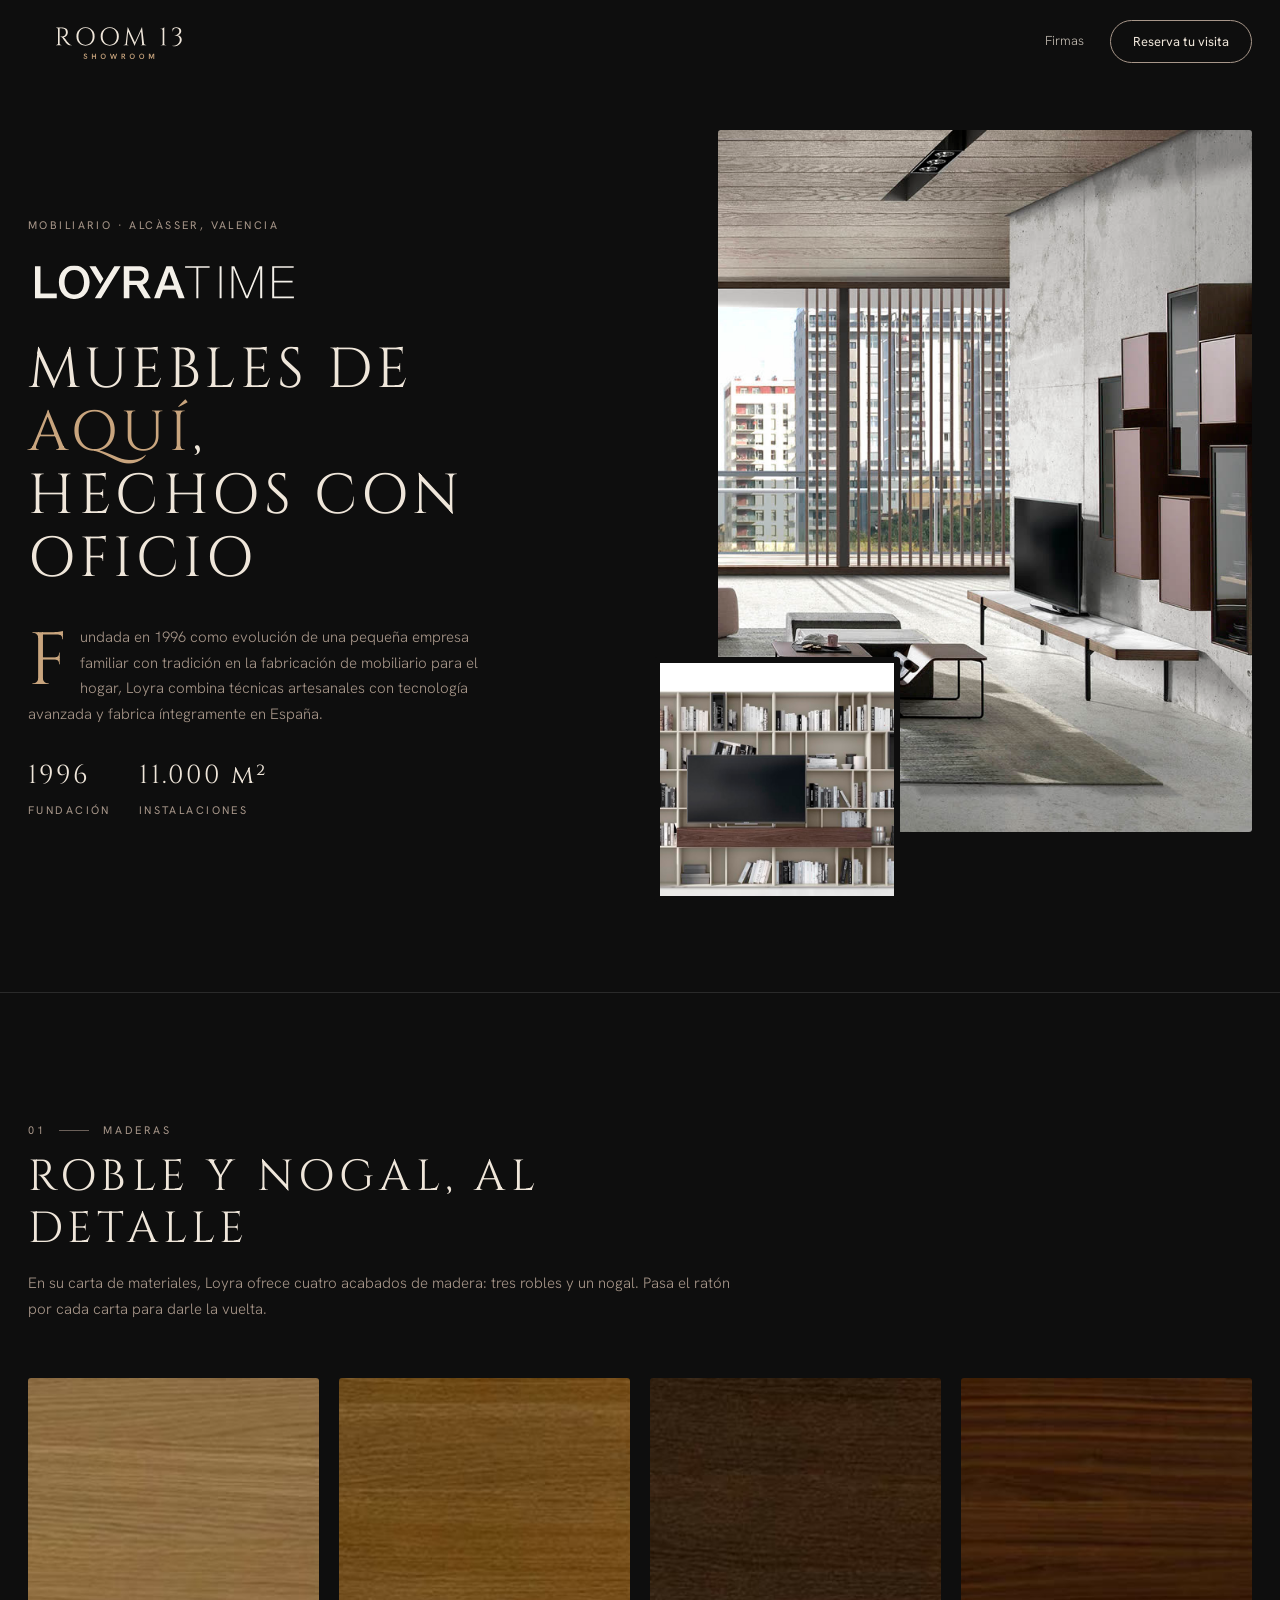
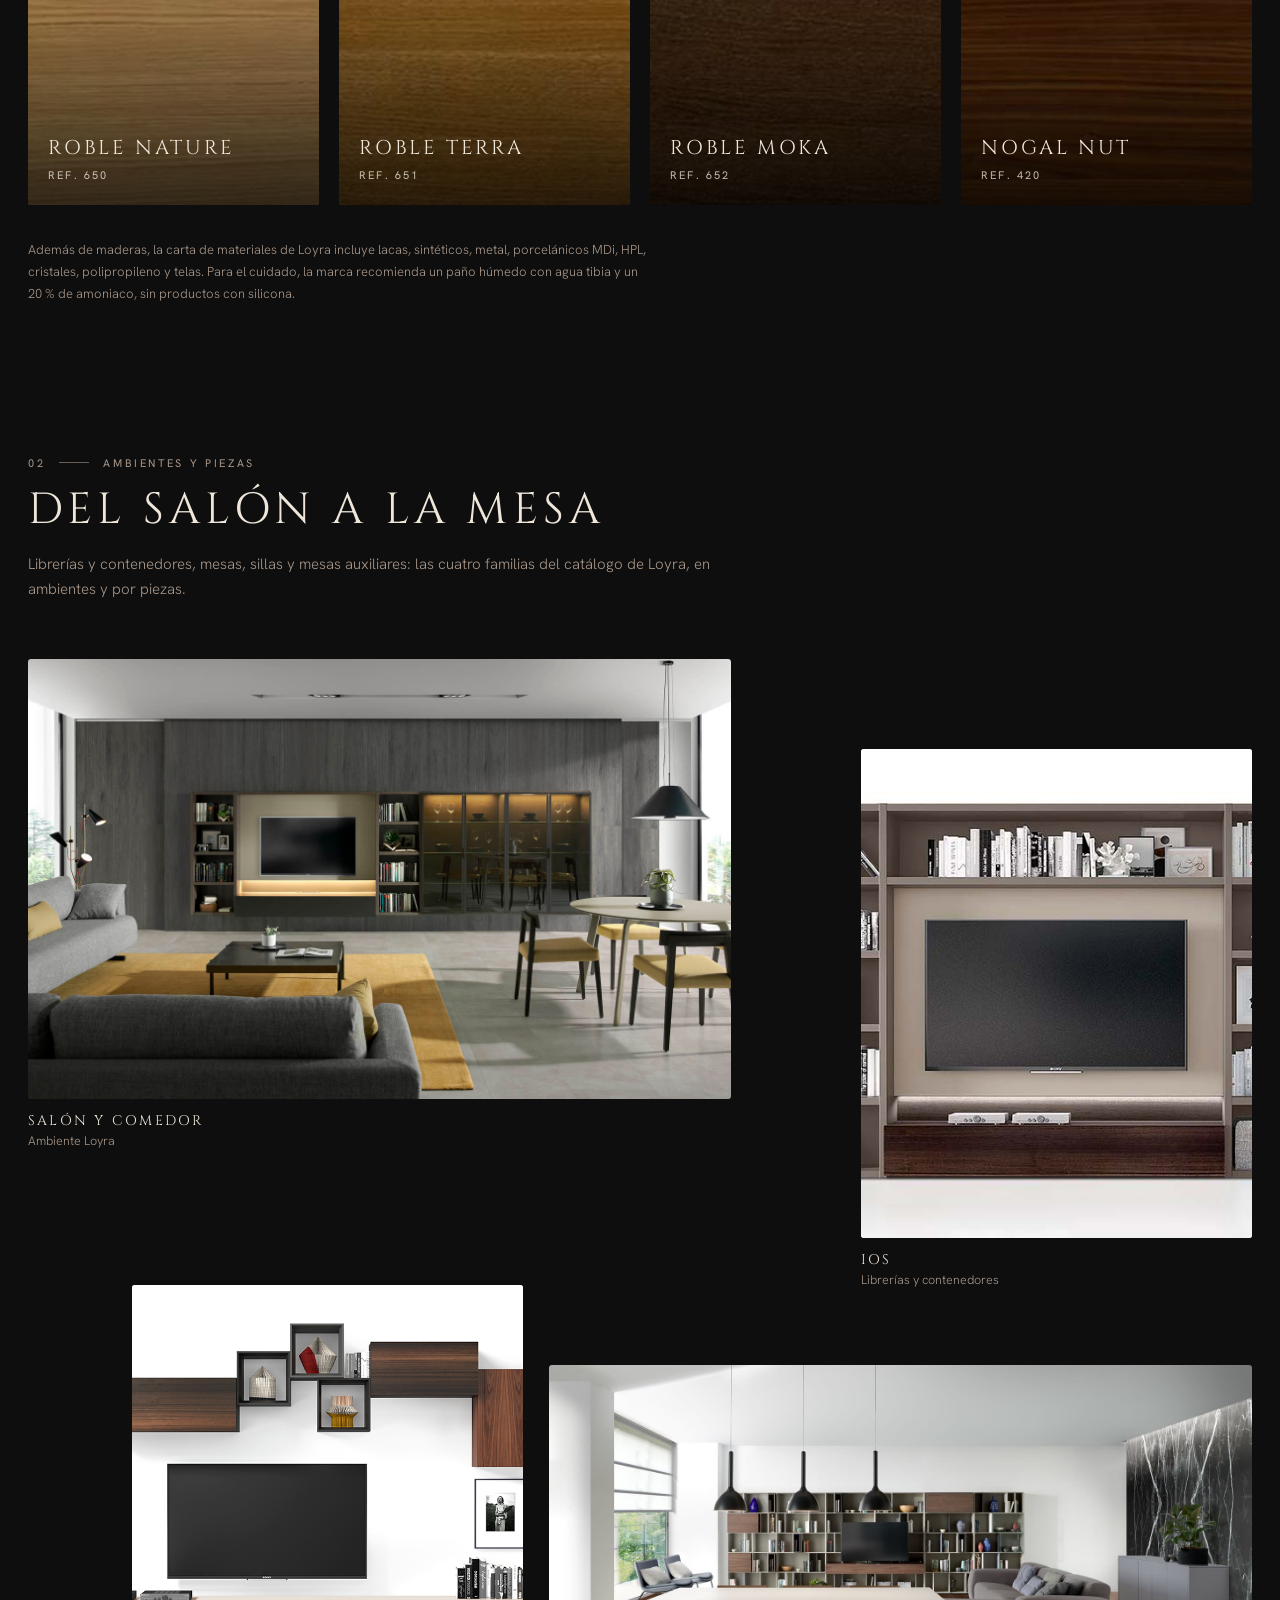
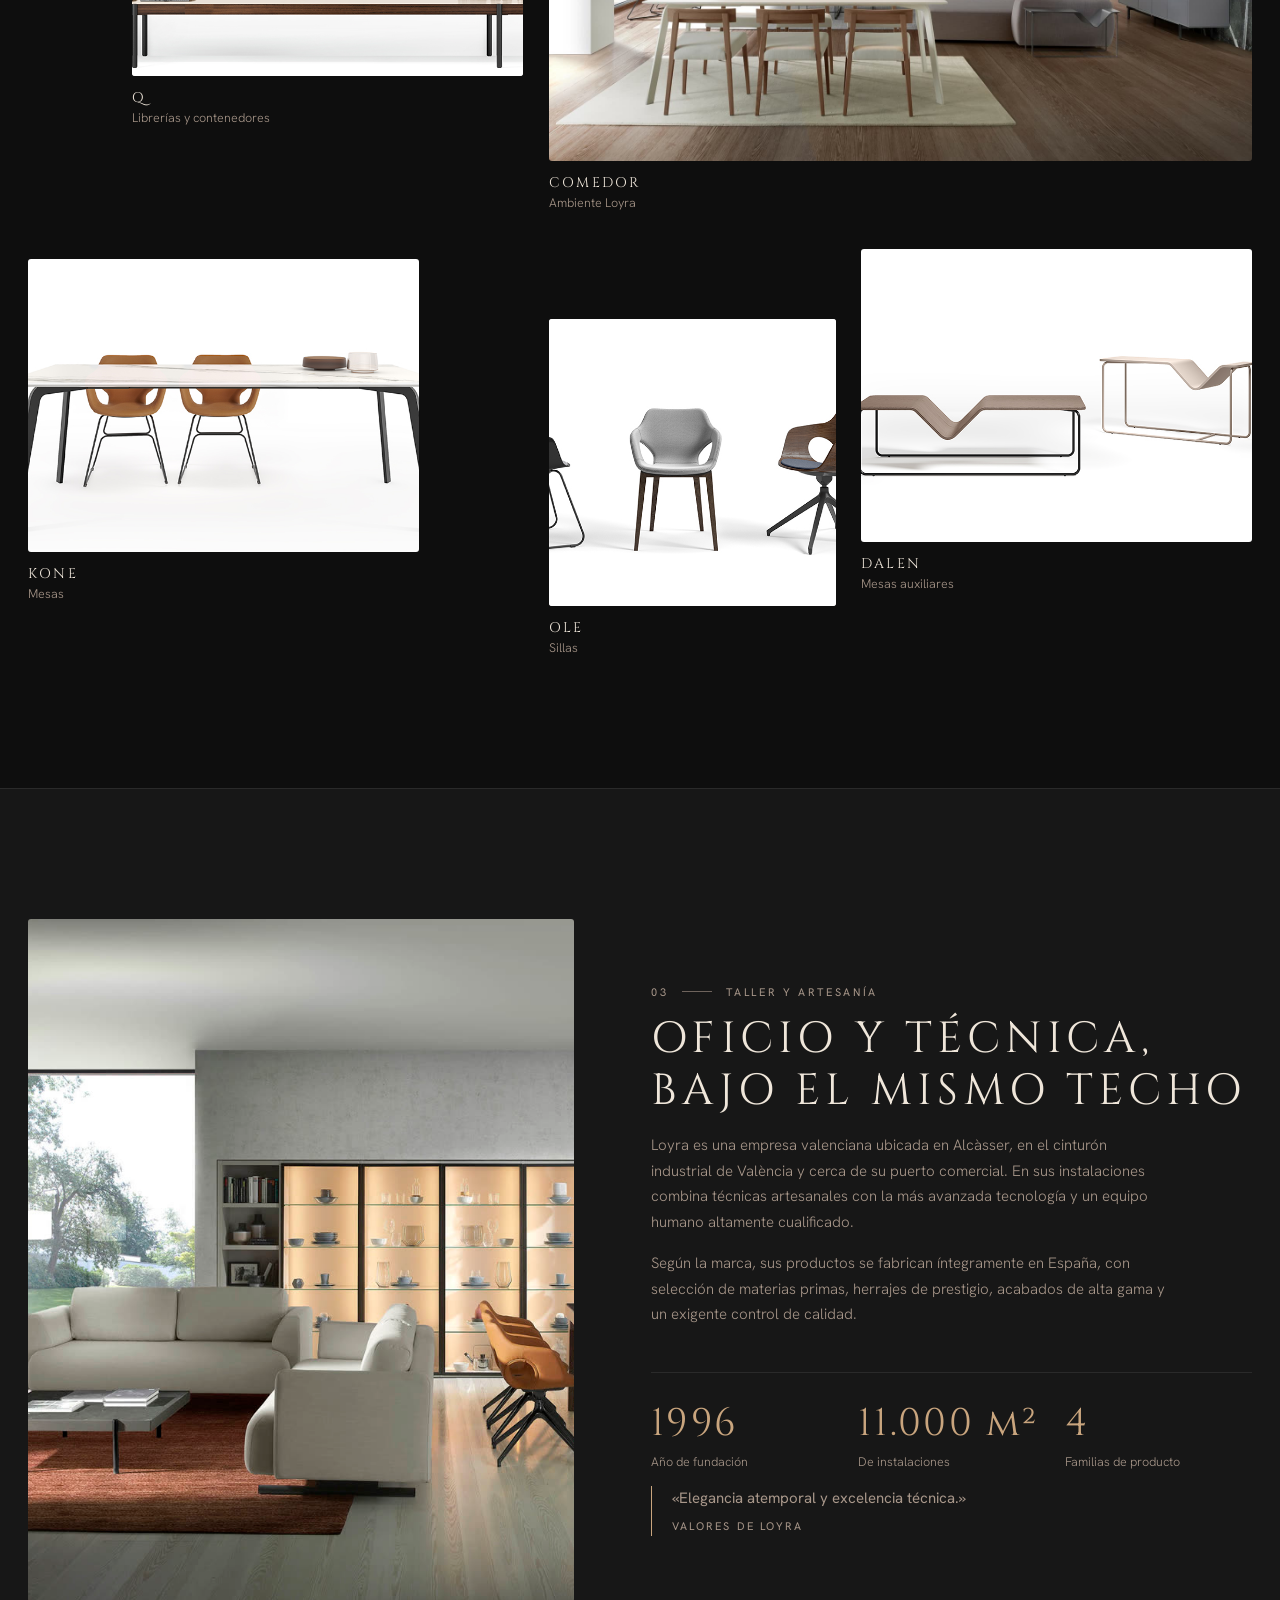
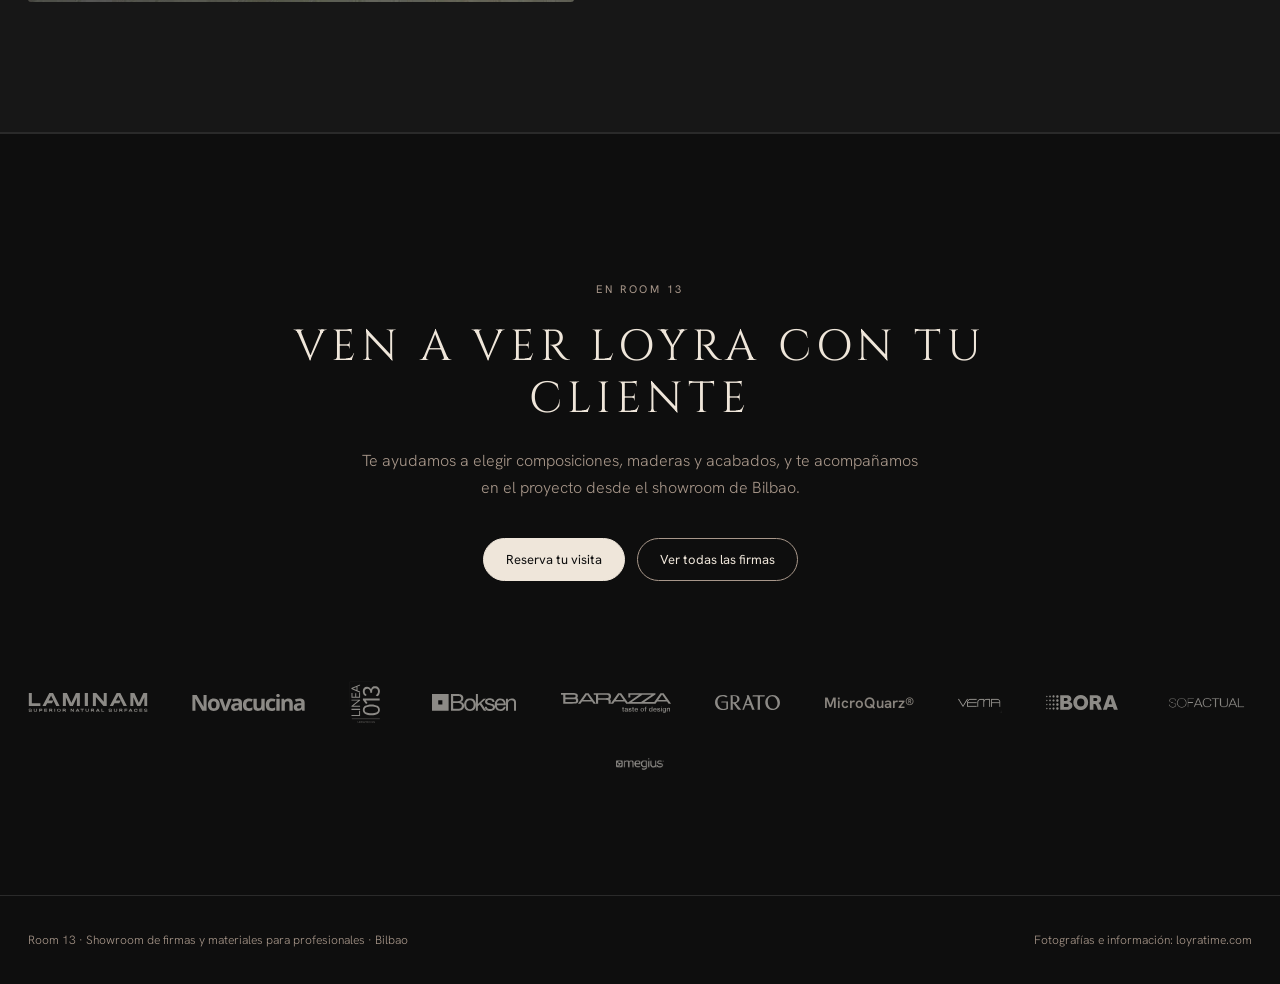
<file: loyra.html>
<!doctype html>
<html lang="es">
<head>
<meta charset="utf-8">
<link rel="icon" href="img/favicon.svg" type="image/svg+xml">
<link rel="apple-touch-icon" href="img/favicon-180.png">
<meta name="viewport" content="width=device-width, initial-scale=1">
<title>Loyra en Bilbao · Mobiliario de diseño | Room 13 Showroom</title>
<meta name="description" content="Mobiliario Loyra en Bilbao: librerías, mesas, sillas y auxiliares fabricados en España. Descúbrelos en Room 13, showroom para profesionales.">
<link rel="canonical" href="https://room13.es/loyra.html">
<meta name="robots" content="index, follow">
<meta name="theme-color" content="#0e0e0e">
<meta property="og:type" content="website">
<meta property="og:site_name" content="Room 13 Showroom">
<meta property="og:locale" content="es_ES">
<meta property="og:title" content="Loyra en Bilbao · Mobiliario de diseño | Room 13 Showroom">
<meta property="og:description" content="Mobiliario Loyra en Bilbao: librerías, mesas, sillas y auxiliares fabricados en España. Descúbrelos en Room 13, showroom para profesionales.">
<meta property="og:url" content="https://room13.es/loyra.html">
<meta property="og:image" content="https://room13.es/img/loyra/banner1.jpg">
<meta name="twitter:card" content="summary_large_image">
<meta name="geo.region" content="ES-BI">
<meta name="geo.placename" content="Bilbao">
<script type="application/ld+json">{"@context": "https://schema.org", "@graph": [{"@type": "Organization", "@id": "https://room13.es/#org", "name": "Room 13", "alternateName": "Room 13 Showroom", "url": "https://room13.es/", "logo": "https://room13.es/img/marca/logo-512.png"}, {"@type": "WebPage", "@id": "https://room13.es/loyra.html#pagina", "url": "https://room13.es/loyra.html", "name": "Loyra en Bilbao · Mobiliario de diseño", "inLanguage": "es-ES", "isPartOf": {"@id": "https://room13.es/#web"}, "about": {"@type": "Brand", "name": "Loyra"}, "mentions": {"@id": "https://room13.es/#showroom"}, "primaryImageOfPage": "https://room13.es/img/loyra/banner1.jpg"}, {"@type": "BreadcrumbList", "itemListElement": [{"@type": "ListItem", "position": 1, "name": "Room 13", "item": "https://room13.es/"}, {"@type": "ListItem", "position": 2, "name": "Firmas", "item": "https://room13.es/#firmas"}, {"@type": "ListItem", "position": 3, "name": "Loyra", "item": "https://room13.es/loyra.html"}]}]}</script>
<link rel="preconnect" href="https://fonts.googleapis.com">
<link href="https://fonts.googleapis.com/css2?family=Cinzel:wght@400;500&family=Hanken+Grotesk:wght@300;400;500&display=swap" rel="stylesheet">
<style>
  :root {
    --fondo:#0e0e0e; --fondo-2:#171717; --fondo-3:#202020; --texto:#efe6da; --suave:#a8978a; --linea:#2a2a2a; --acento:#c9a57e;
    --display:Cinzel, 'Trajan Pro', Georgia, serif; --sans:'Hanken Grotesk', system-ui, sans-serif;
  }
  * { box-sizing:border-box; margin:0; padding:0; }
  html { scroll-behavior:smooth; }
  body { background:var(--fondo); color:var(--texto); font:300 16px/1.7 var(--sans); -webkit-font-smoothing:antialiased; overflow-x:hidden; }
  a { color:inherit; text-decoration:none; }
  img { display:block; max-width:100%; }
  .ancho { max-width:1280px; margin:0 auto; padding:0 28px; }
  @media (max-width:640px) { .ancho { padding:0 16px; } }
  .peq { font:400 11px/1.5 var(--sans); letter-spacing:.22em; text-transform:uppercase; color:var(--suave); }
  h1, h2 { font:400 clamp(26px, 3.4vw, 46px)/1.2 var(--display); letter-spacing:.12em; text-transform:uppercase; }
  .pildora { display:inline-flex; align-items:center; gap:10px; font:400 13px var(--sans); padding:12px 22px; border:1px solid var(--suave); border-radius:999px; transition:background .3s, color .3s, border-color .3s; }
  .pildora:hover { background:var(--texto); color:var(--fondo); border-color:var(--texto); }
  .pildora.llena { background:var(--texto); color:var(--fondo); border-color:var(--texto); }
  .pildora.llena:hover { background:transparent; color:var(--texto); }
  .logo-firma { height:calc(64px * var(--e, 1)); width:auto; max-width:100%; object-fit:contain; filter:brightness(0) invert(.92) sepia(.12); }
  .aparece { opacity:0; transform:translateY(30px); transition:opacity 1.1s ease, transform 1.1s cubic-bezier(.2,.7,.2,1); }
  .aparece.visto { opacity:1; transform:none; }
  .folio { font:400 11px var(--sans); letter-spacing:.24em; text-transform:uppercase; color:var(--suave); display:flex; gap:14px; align-items:center; }
  .folio i { width:30px; height:1px; background:currentColor; opacity:.6; }

  header { position:fixed; inset:0 0 auto; z-index:20; padding:20px 0; transition:background .4s; }
  header.solida { background:none; }
  header::before { content:""; position:absolute; inset:0 0 -46px; z-index:-1; pointer-events:none; opacity:0; transition:opacity .5s ease;
    background:linear-gradient(180deg, rgba(14,14,14,.78) 0%, rgba(14,14,14,.45) 50%, rgba(14,14,14,0) 100%);
    -webkit-backdrop-filter:blur(12px) saturate(1.1); backdrop-filter:blur(12px) saturate(1.1);
    -webkit-mask-image:linear-gradient(180deg, #000 0%, #000 45%, transparent 100%); mask-image:linear-gradient(180deg, #000 0%, #000 45%, transparent 100%); }
  header.solida::before { opacity:1; }
  header .ancho { display:flex; justify-content:space-between; align-items:center; gap:16px; }
  header nav { display:flex; gap:26px; align-items:center; font-size:13px; }
  header nav a:not(.pildora) { opacity:.8; }
  .marca { font:400 18px/1 var(--display); letter-spacing:.14em; }
  @media (max-width:640px) { header nav a:not(.pildora) { display:none; } }

  .sec { padding:130px 0; }
  .cab-sec { margin-bottom:56px; max-width:720px; }
  .cab-sec h2 { margin:14px 0 16px; }
  .cab-sec p { color:var(--suave); font-size:15px; }
  @media (max-width:640px) { .sec { padding:80px 0; } }

  /* 00 Portada de revista */
  .portada { min-height:100svh; padding:130px 0 90px; display:flex; align-items:center; border-bottom:1px solid var(--linea); }
  .portada .rej { display:grid; grid-template-columns:1.15fr 1fr; gap:clamp(30px, 6vw, 90px); align-items:center; width:100%; }
  .portada .logo-firma { height:calc(46px * var(--e,1)); margin:22px 0 34px; }
  .portada h1 { font-size:clamp(30px, 4.4vw, 62px); line-height:1.12; letter-spacing:.08em; max-width:13ch; overflow-wrap:break-word; }
  .portada h1 em { font-style:normal; color:var(--acento); }
  .portada .texto { margin-top:34px; max-width:470px; color:var(--suave); font-size:15px; }
  .portada .texto::first-letter { float:left; font:400 74px/.85 var(--display); color:var(--acento); padding:6px 12px 0 0; }
  .portada .datos { margin-top:36px; display:flex; gap:28px; flex-wrap:wrap; }
  .portada .datos b { display:block; font:400 26px/1 var(--display); letter-spacing:.08em; color:var(--texto); margin-bottom:6px; }
  .foto-v { position:relative; padding-bottom:70px; }
  .foto-v .grande { aspect-ratio:3/4; max-height:78svh; width:100%; overflow:hidden; border-radius:3px; }
  .foto-v .grande img { width:100%; height:100%; object-fit:cover; object-position:88% 50%; }
  .foto-v .peque { position:absolute; left:-12%; bottom:0; width:46%; aspect-ratio:1; overflow:hidden; border-radius:3px; border:6px solid var(--fondo); background:#fff; }
  .foto-v .peque img { width:100%; height:100%; object-fit:cover; object-position:50% 50%; }
  .foto-v .pie { position:absolute; right:0; bottom:18px; text-align:right; max-width:42%; }
  @media (max-width:860px) {
    .portada { padding:110px 0 60px; }
    .portada .rej { grid-template-columns:1fr; }
    .foto-v { max-width:440px; margin:0 auto 0 auto; width:100%; padding-left:6%; }
    .foto-v .peque { left:0; }
  }

  /* 01 Maderas: cartas que se giran */
  .cartas { display:grid; grid-template-columns:repeat(4, 1fr); gap:20px; }
  .carta { perspective:1200px; aspect-ratio:3/4.4; outline-offset:4px; }
  .carta .giro { position:relative; width:100%; height:100%; transform-style:preserve-3d; transition:transform .9s cubic-bezier(.3,.7,.2,1); }
  .carta .cara { position:absolute; inset:0; backface-visibility:hidden; -webkit-backface-visibility:hidden; border-radius:3px; overflow:hidden; }
  .carta .delante img { width:100%; height:100%; object-fit:cover; }
  .carta .delante::after { content:""; position:absolute; inset:0; background:linear-gradient(180deg, transparent 55%, rgba(0,0,0,.65)); }
  .carta .delante .t { position:absolute; left:20px; right:20px; bottom:18px; z-index:1; }
  .carta .t b { display:block; font:400 20px/1.2 var(--display); letter-spacing:.14em; text-transform:uppercase; }
  .carta .t span { font:400 11px var(--sans); letter-spacing:.2em; text-transform:uppercase; opacity:.8; }
  .carta .detras { transform:rotateY(180deg); background:var(--fondo-2); border:1px solid var(--linea); padding:26px 22px; display:flex; flex-direction:column; justify-content:space-between; }
  .carta .detras b { font:400 16px/1.3 var(--display); letter-spacing:.14em; text-transform:uppercase; color:var(--acento); }
  .carta .detras p { color:var(--suave); font-size:14px; }
  @media (hover:hover) { .carta:hover .giro, .carta:focus-visible .giro { transform:rotateY(180deg); } }
  @media (max-width:980px) { .cartas { grid-template-columns:repeat(2, 1fr); } }
  @media (max-width:640px) {
    .cartas { grid-template-columns:1fr; gap:34px; }
    .carta { aspect-ratio:auto; perspective:none; }
    .carta .giro { transform:none !important; height:auto; }
    .carta .cara { position:relative; inset:auto; backface-visibility:visible; }
    .carta .delante { aspect-ratio:4/3; }
    .carta .detras { transform:none; border-top:0; border-radius:0 0 3px 3px; gap:14px; }
  }
  .nota-mad { margin-top:34px; color:var(--suave); font-size:13px; max-width:620px; }

  /* 02 Collage de estancias */
  .collage { display:grid; grid-template-columns:repeat(12, 1fr); gap:clamp(14px, 2vw, 28px); align-items:start; }
  .collage figure { overflow:visible; will-change:transform; }
  .collage .im { overflow:hidden; border-radius:3px; background:#f3f1ee; }
  .collage img { width:100%; height:100%; object-fit:cover; }
  .collage figcaption { margin-top:12px; display:flex; flex-direction:column; }
  .collage figcaption b { font:400 14px var(--display); letter-spacing:.16em; text-transform:uppercase; }
  .collage figcaption span { color:var(--suave); font-size:12.5px; }
  .c1 { grid-column:1 / 8; } .c1 .im { aspect-ratio:16/10; }
  .c2 { grid-column:9 / 13; margin-top:90px; } .c2 .im { aspect-ratio:4/5; }
  .c3 { grid-column:2 / 6; margin-top:-30px; } .c3 .im { aspect-ratio:1; }
  .c4 { grid-column:6 / 13; margin-top:50px; } .c4 .im { aspect-ratio:16/9; }
  .c5 { grid-column:1 / 5; margin-top:20px; } .c5 .im { aspect-ratio:4/3; }
  .c6 { grid-column:6 / 9; margin-top:80px; } .c6 .im { aspect-ratio:1; }
  .c7 { grid-column:9 / 13; margin-top:10px; } .c7 .im { aspect-ratio:4/3; }
  @media (max-width:760px) {
    .collage { grid-template-columns:1fr 1fr; gap:22px 14px; }
    .collage figure { grid-column:auto !important; margin-top:0 !important; }
    .collage .c1, .collage .c4 { grid-column:1 / 3 !important; }
  }

  /* 03 Taller */
  .taller { background:var(--fondo-2); border-top:1px solid var(--linea); border-bottom:1px solid var(--linea); }
  .taller .rej { display:grid; grid-template-columns:1fr 1.1fr; gap:clamp(30px, 6vw, 90px); align-items:center; }
  .taller .foto { aspect-ratio:4/5; overflow:hidden; border-radius:3px; }
  .taller .foto img { width:100%; height:100%; object-fit:cover; object-position:30% 50%; }
  .taller p { color:var(--suave); font-size:15px; margin-top:16px; max-width:520px; }
  .cifras { display:grid; grid-template-columns:repeat(3, 1fr); gap:20px; margin-top:44px; border-top:1px solid var(--linea); padding-top:30px; }
  .cifras b { display:block; font:400 clamp(26px, 3vw, 40px)/1.1 var(--display); letter-spacing:.06em; color:var(--acento); }
  .cifras span { font-size:12.5px; color:var(--suave); display:block; margin-top:8px; line-height:1.4; }
  .cita { margin-top:36px; padding-left:20px; border-left:1px solid var(--acento); font:400 15px/1.6 var(--sans); color:var(--texto); max-width:520px; }
  .cita small { display:block; margin-top:8px; font-size:11px; letter-spacing:.2em; text-transform:uppercase; color:var(--suave); }
  @media (max-width:860px) { .taller .rej { grid-template-columns:1fr; } .taller .foto { aspect-ratio:16/10; } }
  @media (max-width:420px) { .cifras { grid-template-columns:1fr 1fr; } }

  .cierre { padding:140px 0 120px; text-align:center; border-top:1px solid var(--linea); }
  .cierre h2 { max-width:820px; margin:20px auto 22px; }
  .cierre p { max-width:560px; margin:0 auto 36px; color:var(--suave); }
  .cierre .botones { display:flex; gap:12px; justify-content:center; flex-wrap:wrap; }
  .otras { margin-top:100px; display:flex; flex-wrap:wrap; justify-content:center; gap:28px 44px; align-items:center; }
  .otras img { height:calc(20px * var(--e, 1)); width:auto; max-width:120px; object-fit:contain; filter:brightness(0) invert(.92) sepia(.12); opacity:.55; transition:opacity .3s; }
  .otras a:hover img { opacity:1; }
  .otras .txt { font:600 15px var(--sans); opacity:.55; }
  footer { border-top:1px solid var(--linea); padding:34px 0; font-size:12px; color:var(--suave); }
  footer .ancho { display:flex; justify-content:space-between; gap:16px; flex-wrap:wrap; }

  @media (prefers-reduced-motion:reduce) {
    .aparece { opacity:1; transform:none !important; transition:none; }
    .carta .giro { transition:none; }
    html { scroll-behavior:auto; }
  }

  /* Logo Room 13 · Showroom (mismo diseño que el rótulo) */
  .logo-r13 { display:block; height:42px; width:auto; }
  @media (max-width:640px) { .logo-r13 { height:34px; } }
  .sr { position:absolute; width:1px; height:1px; padding:0; margin:-1px; overflow:hidden; clip:rect(0 0 0 0); white-space:nowrap; border:0; }
</style>
<link rel="stylesheet" href="css/movil-firmas.css">
</head>
<body data-firma="loyra">

<header id="cabecera">
  <div class="ancho">
    <a class="marca" href="index.html" aria-label="Room 13, inicio"><img src="img/marca/logo-peq.svg" alt="Room 13 Showroom" class="logo-r13"></a>
    <nav aria-label="Principal">
      <a href="index.html#firmas">Firmas</a>
      <a class="pildora" href="index.html#visita">Reserva tu visita</a>
    </nav>
  </div>
</header>

<main>
<section class="portada">
  <div class="ancho rej">
    <div class="aparece">
      <span class="peq">Mobiliario · Alcàsser, Valencia</span>
      <img class="logo-firma" src="img/firmas/loyra.svg" alt="LoyraTime" style="--e:1">
      <h1>Muebles de <em>aquí</em>, hechos con oficio<span class="sr"> Loyra en Bilbao</span></h1>
      <p class="texto">Fundada en 1996 como evolución de una pequeña empresa familiar con tradición en la fabricación de mobiliario para el hogar, Loyra combina técnicas artesanales con tecnología avanzada y fabrica íntegramente en España.</p>
      <div class="datos">
        <div><b>1996</b><span class="peq">Fundación</span></div>
        <div><b>11.000 m²</b><span class="peq">Instalaciones</span></div>
      </div>
    </div>
    <div class="foto-v aparece">
      <div class="grande"><img src="img/loyra/banner1.jpg" alt="Salón con librería y mobiliario Loyra"></div>
      <div class="peque"><img src="img/loyra/yoko.jpg" alt="Composición Yoko de Loyra"></div>
    </div>
  </div>
</section>

<section class="sec" id="maderas">
  <div class="ancho">
    <div class="cab-sec aparece">
      <div class="folio"><span>01</span><i></i><span>Maderas</span></div>
      <h2>Roble y nogal, al detalle</h2>
      <p>En su carta de materiales, Loyra ofrece cuatro acabados de madera: tres robles y un nogal. Pasa el ratón por cada carta para darle la vuelta.</p>
    </div>
    <div class="cartas">
      <div class="carta aparece" tabindex="0"><div class="giro">
        <div class="cara delante"><img src="img/loyra/mad-nature.jpg" alt="Muestra de roble nature" loading="lazy"><div class="t"><b>Roble nature</b><span>Ref. 650</span></div></div>
        <div class="cara detras"><b>Roble nature</b><p>El tono más claro de la serie de robles de la carta de maderas de Loyra.</p><span class="peq">Roble · 650</span></div>
      </div></div>
      <div class="carta aparece" tabindex="0"><div class="giro">
        <div class="cara delante"><img src="img/loyra/mad-terra.jpg" alt="Muestra de roble terra" loading="lazy"><div class="t"><b>Roble terra</b><span>Ref. 651</span></div></div>
        <div class="cara detras"><b>Roble terra</b><p>Un roble de tono cálido, más profundo que el nature.</p><span class="peq">Roble · 651</span></div>
      </div></div>
      <div class="carta aparece" tabindex="0"><div class="giro">
        <div class="cara delante"><img src="img/loyra/mad-moka.jpg" alt="Muestra de roble moka" loading="lazy"><div class="t"><b>Roble moka</b><span>Ref. 652</span></div></div>
        <div class="cara detras"><b>Roble moka</b><p>Roble oscuro de aire café, que conserva la veta a la vista.</p><span class="peq">Roble · 652</span></div>
      </div></div>
      <div class="carta aparece" tabindex="0"><div class="giro">
        <div class="cara delante"><img src="img/loyra/mad-nogal.jpg" alt="Muestra de nogal nut" loading="lazy"><div class="t"><b>Nogal nut</b><span>Ref. 420</span></div></div>
        <div class="cara detras"><b>Nogal nut</b><p>El nogal de la carta: marrón intenso, para composiciones con carácter.</p><span class="peq">Nogal · 420</span></div>
      </div></div>
    </div>
    <p class="nota-mad">Además de maderas, la carta de materiales de Loyra incluye lacas, sintéticos, metal, porcelánicos MDi, HPL, cristales, polipropileno y telas. Para el cuidado, la marca recomienda un paño húmedo con agua tibia y un 20 % de amoniaco, sin productos con silicona.</p>
  </div>
</section>

<section class="sec" id="estancias" style="padding-top:20px">
  <div class="ancho">
    <div class="cab-sec aparece">
      <div class="folio"><span>02</span><i></i><span>Ambientes y piezas</span></div>
      <h2>Del salón a la mesa</h2>
      <p>Librerías y contenedores, mesas, sillas y mesas auxiliares: las cuatro familias del catálogo de Loyra, en ambientes y por piezas.</p>
    </div>
    <div class="collage" id="collage">
      <figure class="c1" data-v="-.04"><div class="im"><img src="img/loyra/amb2.jpg" alt="Salón comedor con librería Loyra" loading="lazy"></div><figcaption><b>Salón y comedor</b><span>Ambiente Loyra</span></figcaption></figure>
      <figure class="c2" data-v=".07"><div class="im"><img src="img/loyra/ios.jpg" alt="Librería Ios" loading="lazy" style="object-position:20% 50%"></div><figcaption><b>Ios</b><span>Librerías y contenedores</span></figcaption></figure>
      <figure class="c3" data-v=".05"><div class="im"><img src="img/loyra/q.jpg" alt="Composición Q" loading="lazy" style="object-position:45% 50%"></div><figcaption><b>Q</b><span>Librerías y contenedores</span></figcaption></figure>
      <figure class="c4" data-v="-.06"><div class="im"><img src="img/loyra/slider.jpg" alt="Comedor con mesa y sillas Loyra" loading="lazy"></div><figcaption><b>Comedor</b><span>Ambiente Loyra</span></figcaption></figure>
      <figure class="c5" data-v=".06"><div class="im"><img src="img/loyra/kone.jpg" alt="Mesa Kone con sillas Ole" loading="lazy"></div><figcaption><b>Kone</b><span>Mesas</span></figcaption></figure>
      <figure class="c6" data-v="-.05"><div class="im"><img src="img/loyra/ole.jpg" alt="Silla Ole" loading="lazy" style="object-position:55% 50%"></div><figcaption><b>Ole</b><span>Sillas</span></figcaption></figure>
      <figure class="c7" data-v=".04"><div class="im"><img src="img/loyra/dalen.jpg" alt="Mesa auxiliar Dalen" loading="lazy"></div><figcaption><b>Dalen</b><span>Mesas auxiliares</span></figcaption></figure>
    </div>
  </div>
</section>

<section class="sec taller" id="taller">
  <div class="ancho rej">
    <div class="foto aparece"><img src="img/loyra/amb21.jpg" alt="Salón Loyra con vitrina iluminada" loading="lazy"></div>
    <div class="aparece">
      <div class="folio"><span>03</span><i></i><span>Taller y artesanía</span></div>
      <h2 style="margin-top:14px">Oficio y técnica, bajo el mismo techo</h2>
      <p>Loyra es una empresa valenciana ubicada en Alcàsser, en el cinturón industrial de València y cerca de su puerto comercial. En sus instalaciones combina técnicas artesanales con la más avanzada tecnología y un equipo humano altamente cualificado.</p>
      <p>Según la marca, sus productos se fabrican íntegramente en España, con selección de materias primas, herrajes de prestigio, acabados de alta gama y un exigente control de calidad.</p>
      <div class="cifras">
        <div><b>1996</b><span>Año de fundación</span></div>
        <div><b>11.000 m²</b><span>De instalaciones</span></div>
        <div><b>4</b><span>Familias de producto</span></div>
      </div>
      <p class="cita">«Elegancia atemporal y excelencia técnica.»<small>Valores de Loyra</small></p>
    </div>
  </div>
</section>

<section class="cierre">
  <div class="ancho aparece">
    <span class="peq">En Room 13</span>
    <h2>Ven a ver Loyra con tu cliente</h2>
    <p>Te ayudamos a elegir composiciones, maderas y acabados, y te acompañamos en el proyecto desde el showroom de Bilbao.</p>
    <div class="botones"><a class="pildora llena" href="index.html#visita">Reserva tu visita</a><a class="pildora" href="index.html#firmas">Ver todas las firmas</a></div>
    <nav class="otras" aria-label="Otras firmas" id="otras"></nav>
  </div>
</section>
</main>

<footer><div class="ancho"><span>Room 13 · Showroom de firmas y materiales para profesionales · Bilbao</span><span>Fotografías e información: loyratime.com</span></div></footer>

<script>
  const cab = document.getElementById('cabecera');
  const quieto = matchMedia('(prefers-reduced-motion: reduce)').matches;
  const figs = [...document.querySelectorAll('#collage figure')];
  const mover = () => {
    cab.classList.toggle('solida', scrollY > innerHeight * .7);
    if (quieto || innerWidth <= 760) { figs.forEach(f => f.style.transform = ''); return; }
    figs.forEach(f => {
      const r = f.getBoundingClientRect(), d = r.top + r.height / 2 - innerHeight / 2;
      if (Math.abs(d) < innerHeight * 1.5) f.style.transform = `translateY(${(d * f.dataset.v * -1).toFixed(1)}px)`;
    });
  };
  addEventListener('scroll', mover, { passive: true });
  addEventListener('resize', mover);
  mover();

  const obs = new IntersectionObserver(es => es.forEach(e => { if (e.isIntersecting) { e.target.classList.add('visto'); obs.unobserve(e.target); } }), { threshold: .15 });
  document.querySelectorAll('.aparece').forEach(el => obs.observe(el));
</script>
<script src="js/firmas.js"></script>
</body>
</html>
</file>
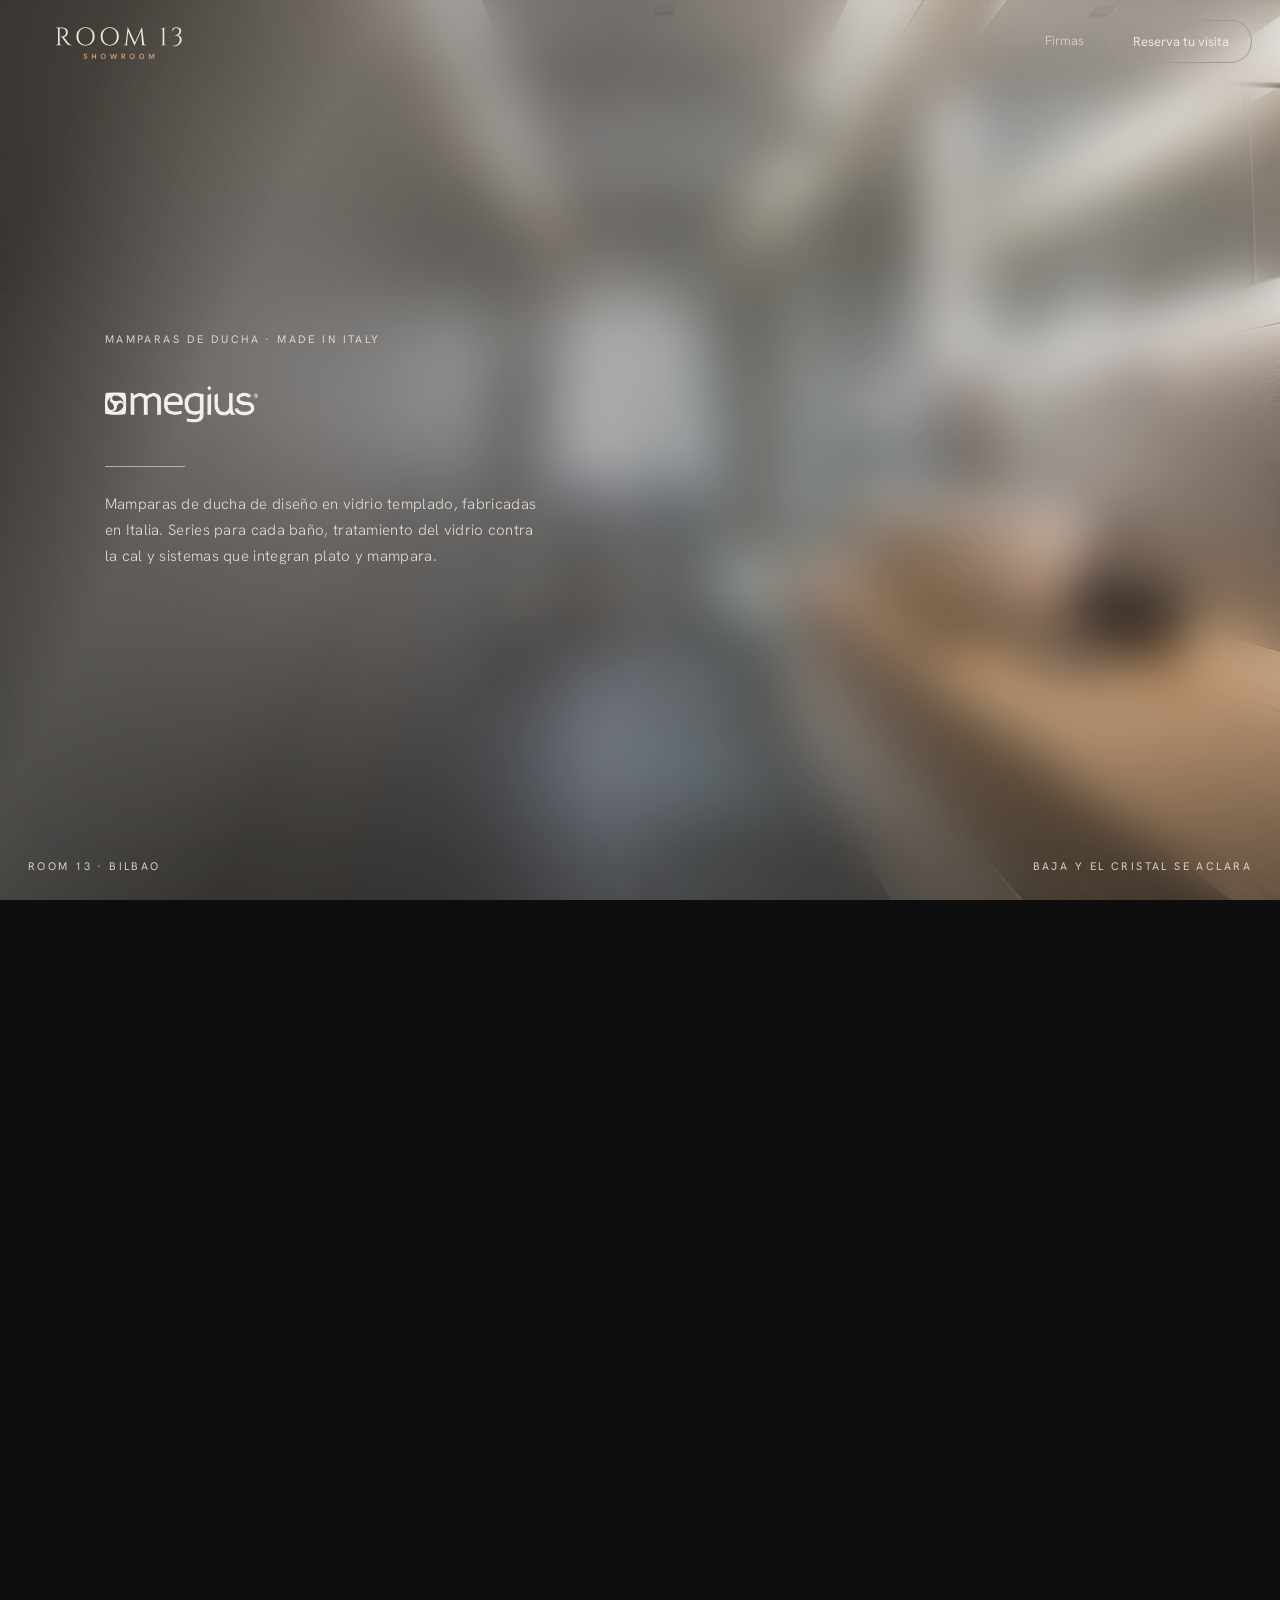
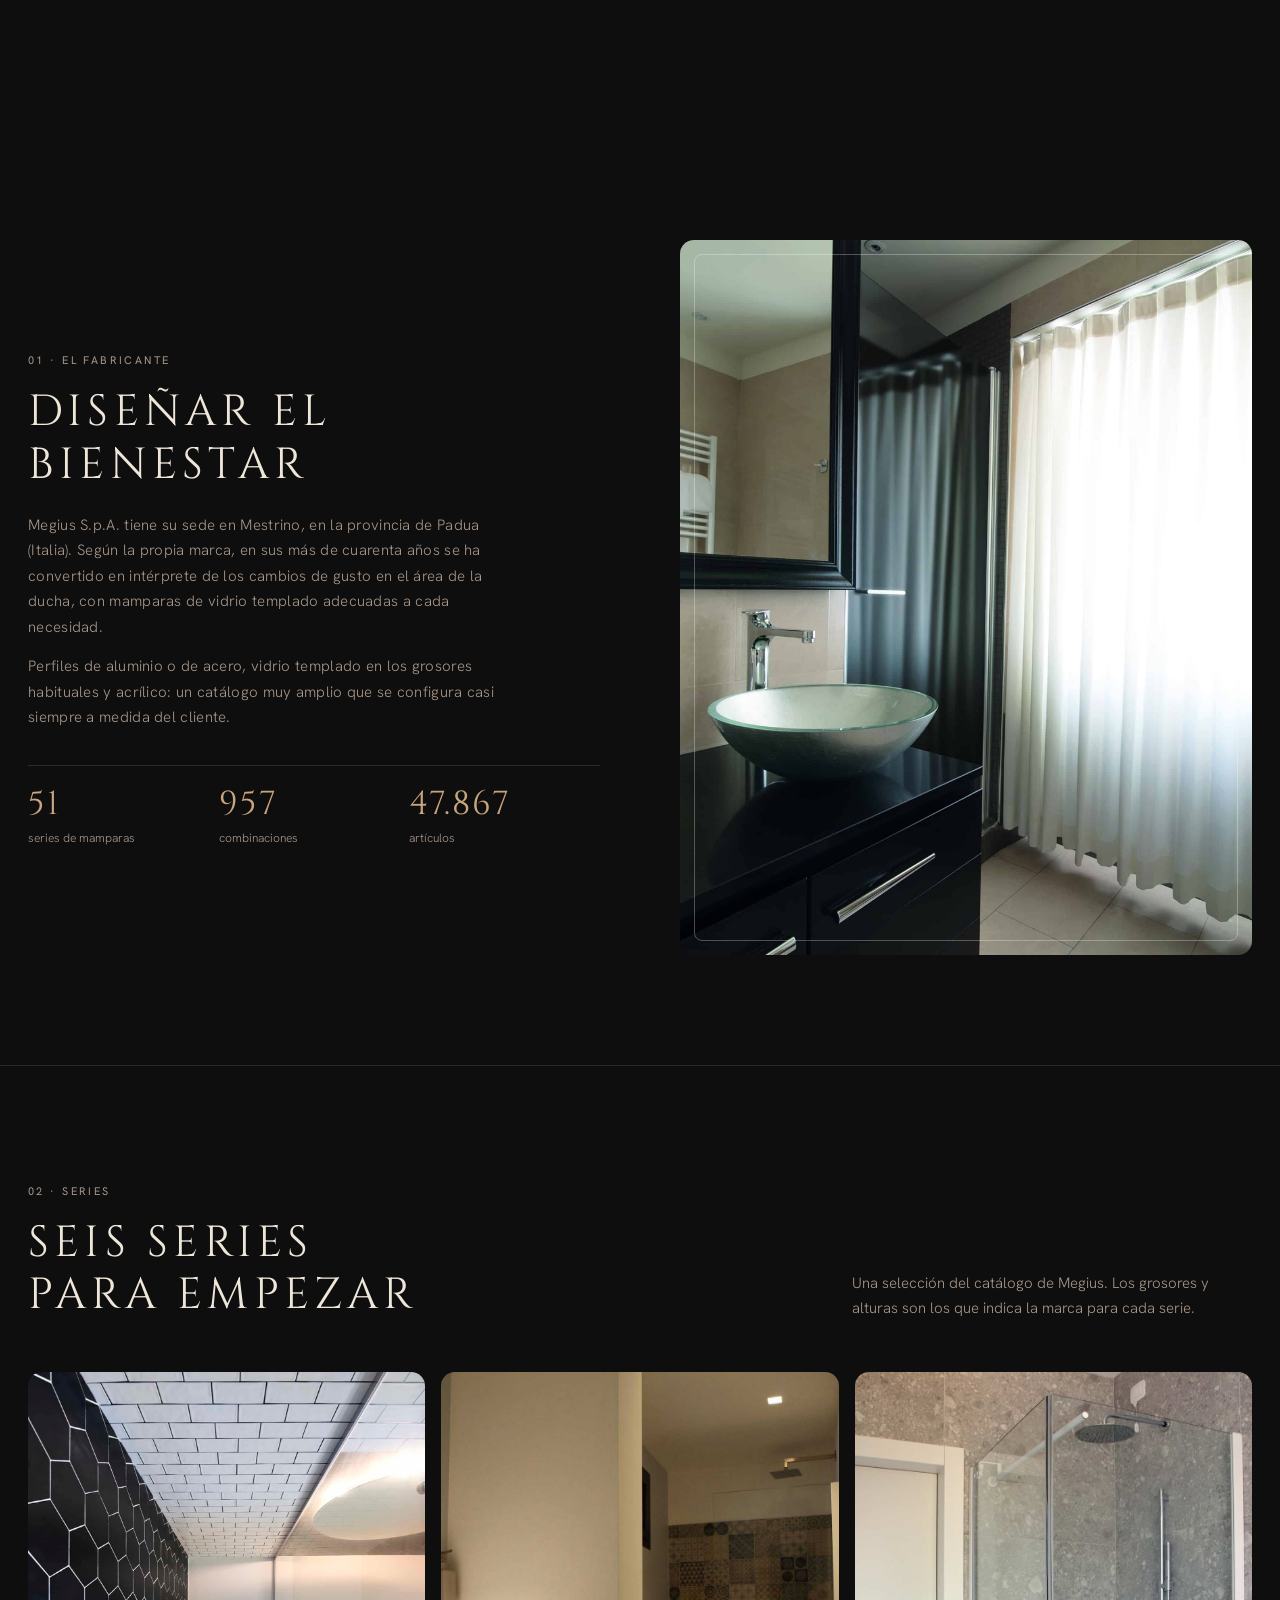
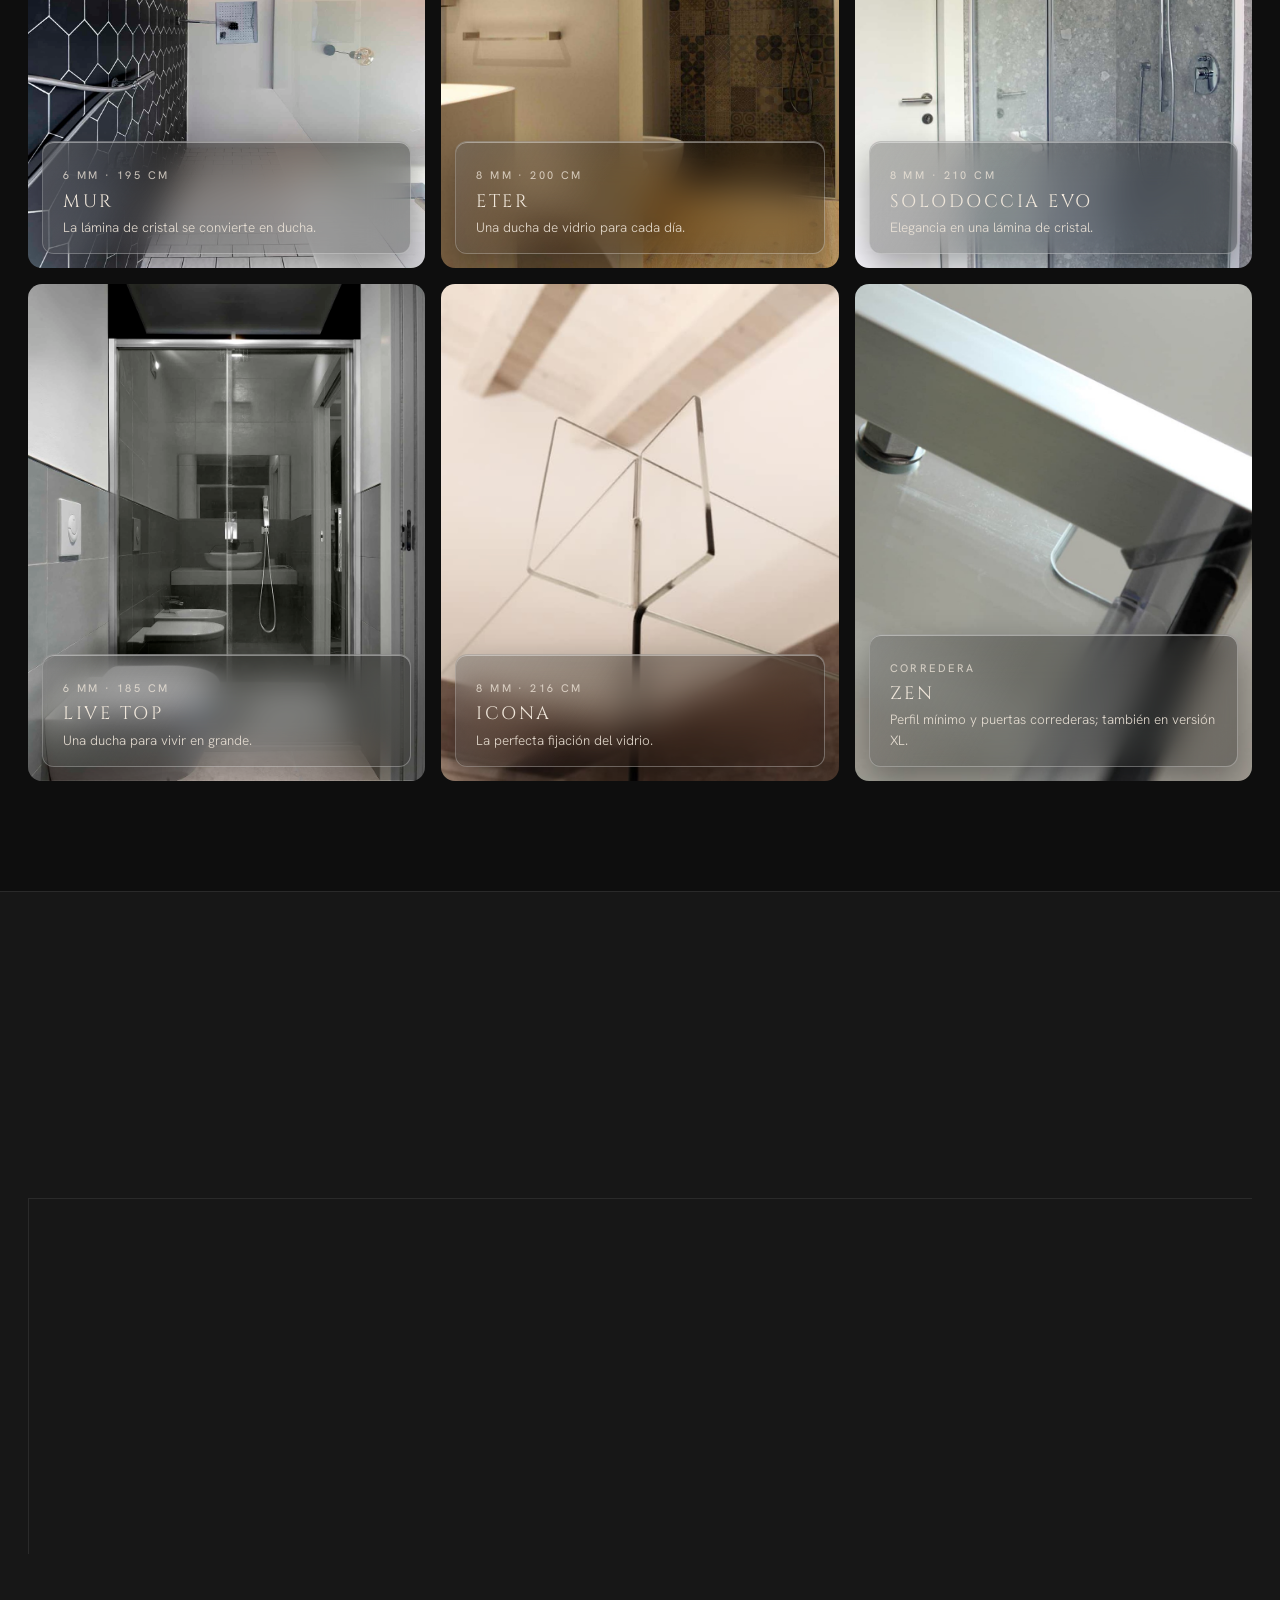
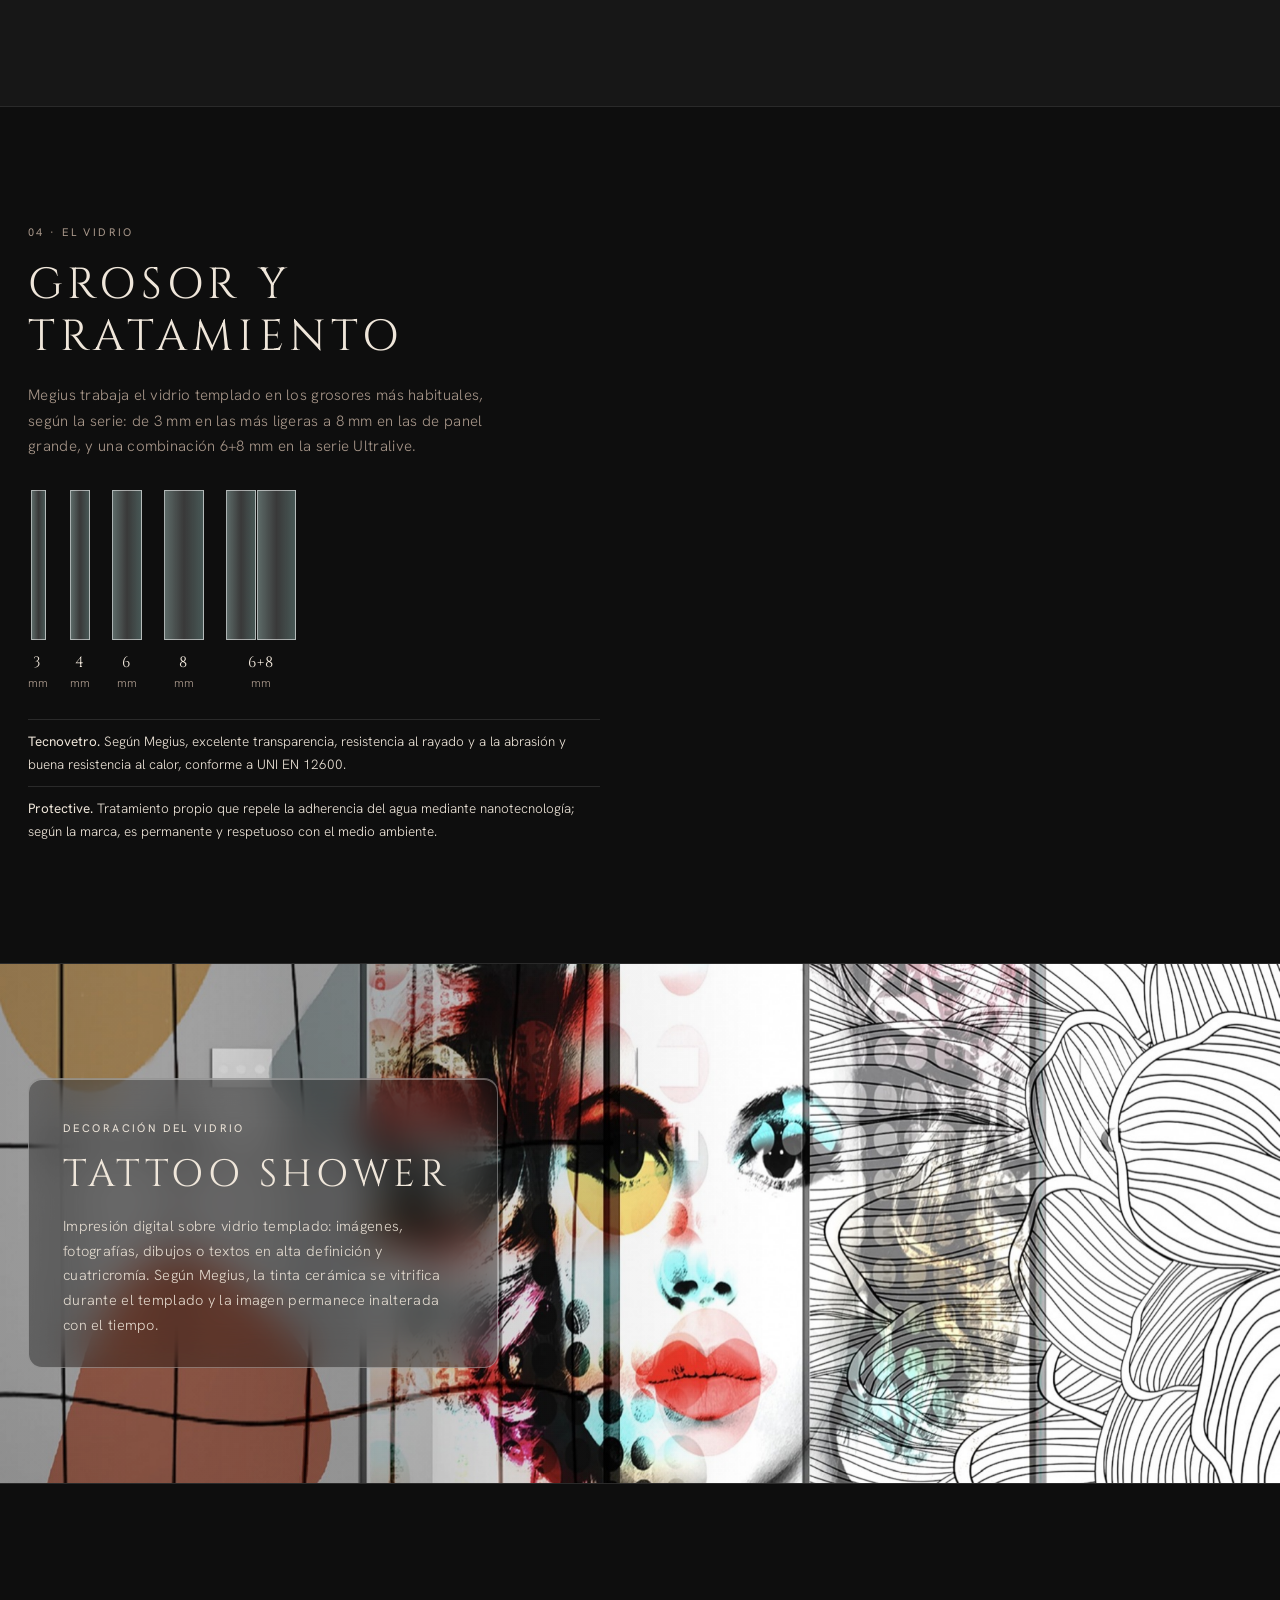
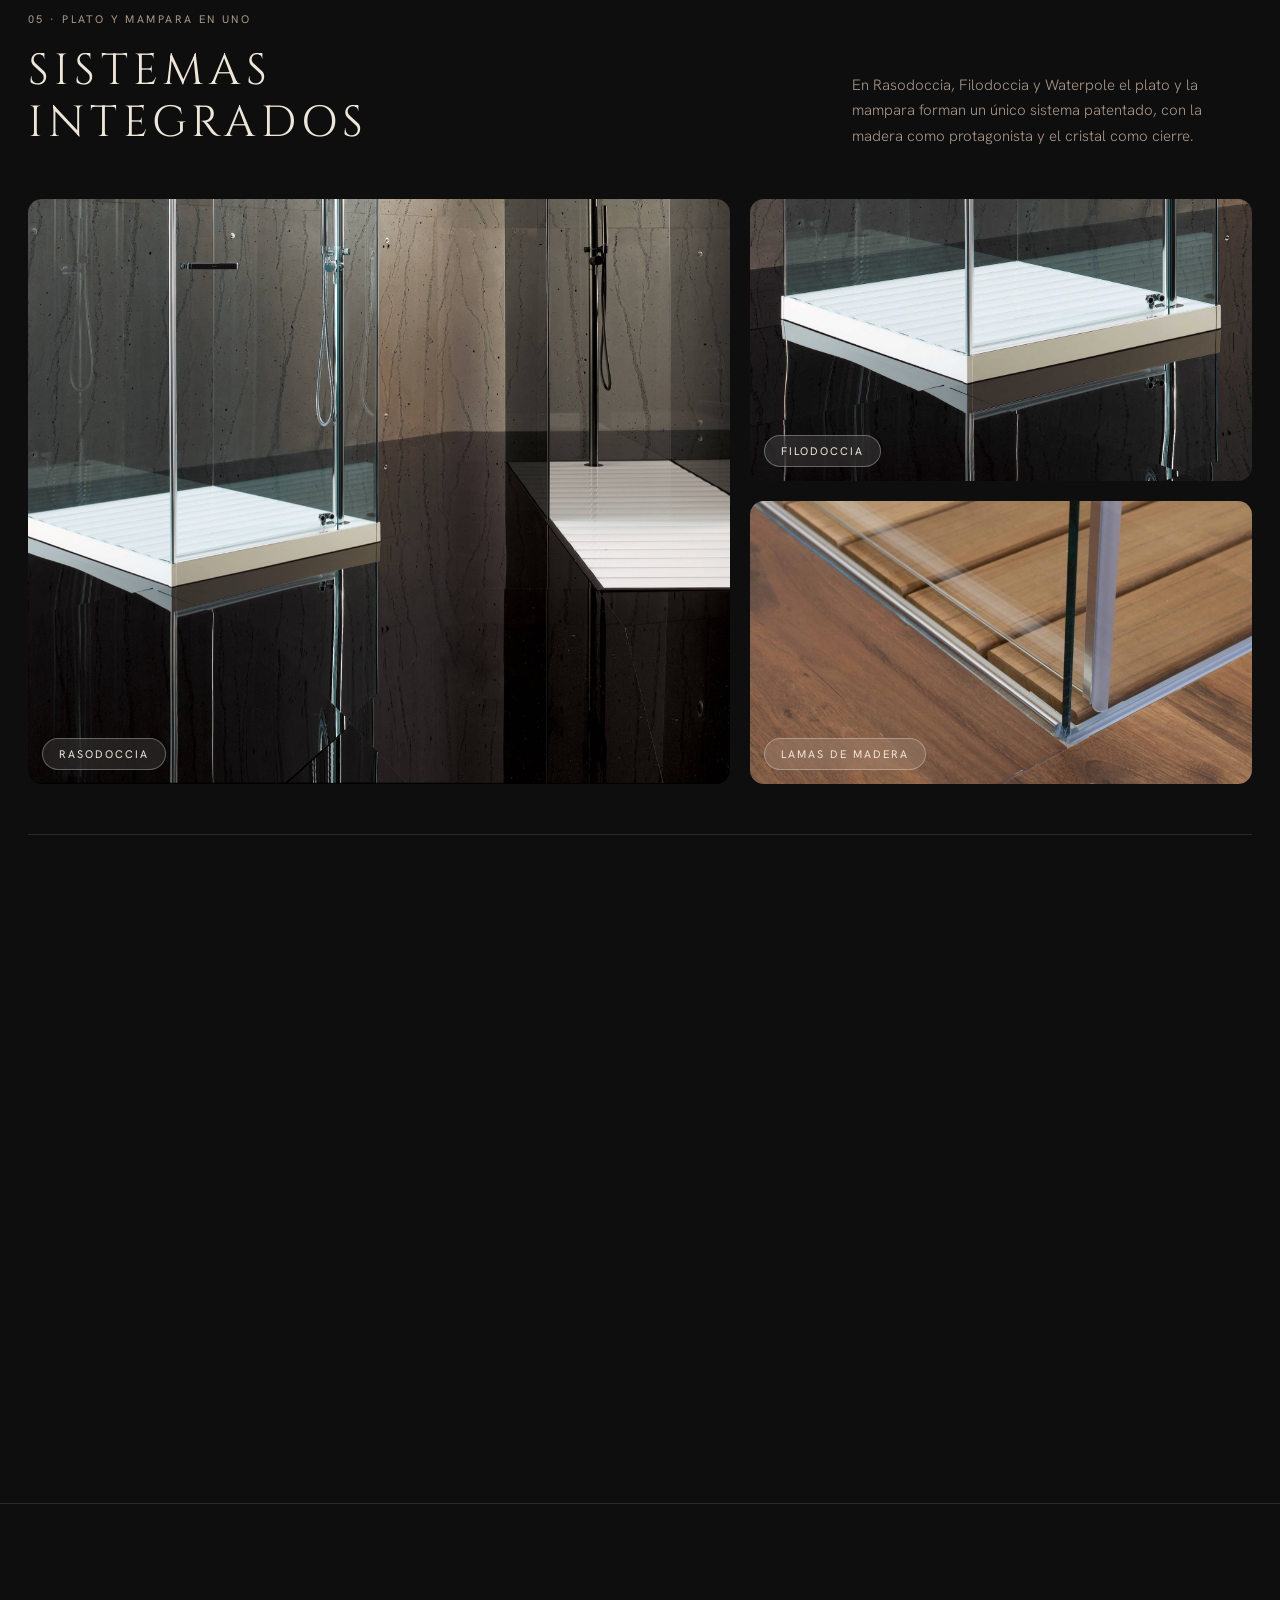
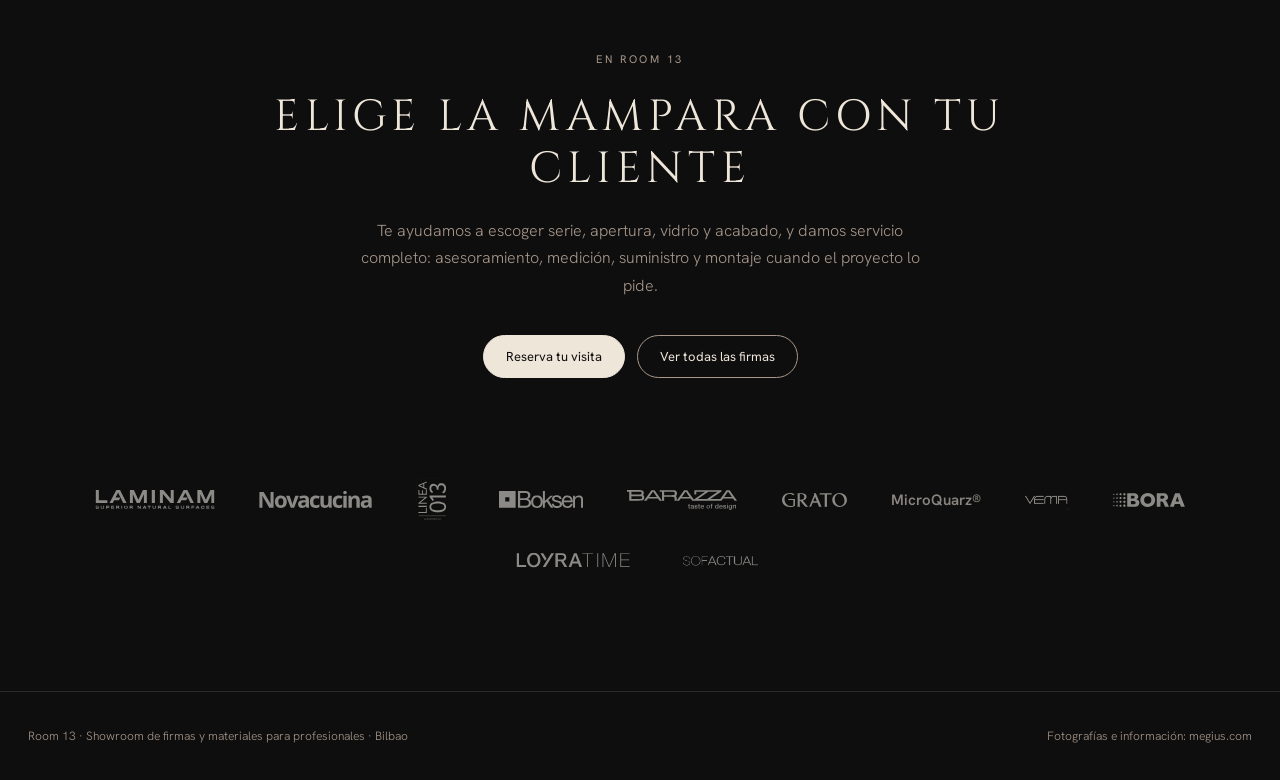
<file: megius.html>
<!doctype html>
<html lang="es">
<head>
<meta charset="utf-8">
<link rel="icon" href="img/favicon.svg" type="image/svg+xml">
<link rel="apple-touch-icon" href="img/favicon-180.png">
<meta name="viewport" content="width=device-width, initial-scale=1">
<title>Megius en Bilbao · Mamparas de ducha | Room 13 Showroom</title>
<meta name="description" content="Mamparas de ducha Megius en Bilbao: series en vidrio templado, aperturas y sistemas integrados. Ven a verlas en Room 13, showroom profesional.">
<link rel="canonical" href="https://room13.es/megius.html">
<meta name="robots" content="index, follow">
<meta name="theme-color" content="#0e0e0e">
<meta property="og:type" content="website">
<meta property="og:site_name" content="Room 13 Showroom">
<meta property="og:locale" content="es_ES">
<meta property="og:title" content="Megius en Bilbao · Mamparas de ducha | Room 13 Showroom">
<meta property="og:description" content="Mamparas de ducha Megius en Bilbao: series en vidrio templado, aperturas y sistemas integrados. Ven a verlas en Room 13, showroom profesional.">
<meta property="og:url" content="https://room13.es/megius.html">
<meta property="og:image" content="https://room13.es/img/megius/portada.jpg">
<meta name="twitter:card" content="summary_large_image">
<meta name="geo.region" content="ES-BI">
<meta name="geo.placename" content="Bilbao">
<script type="application/ld+json">{"@context": "https://schema.org", "@graph": [{"@type": "Organization", "@id": "https://room13.es/#org", "name": "Room 13", "alternateName": "Room 13 Showroom", "url": "https://room13.es/", "logo": "https://room13.es/img/marca/logo-512.png"}, {"@type": "WebPage", "@id": "https://room13.es/megius.html#pagina", "url": "https://room13.es/megius.html", "name": "Megius en Bilbao · Mamparas de ducha", "inLanguage": "es-ES", "isPartOf": {"@id": "https://room13.es/#web"}, "about": {"@type": "Brand", "name": "Megius"}, "mentions": {"@id": "https://room13.es/#showroom"}, "primaryImageOfPage": "https://room13.es/img/megius/portada.jpg"}, {"@type": "BreadcrumbList", "itemListElement": [{"@type": "ListItem", "position": 1, "name": "Room 13", "item": "https://room13.es/"}, {"@type": "ListItem", "position": 2, "name": "Firmas", "item": "https://room13.es/#firmas"}, {"@type": "ListItem", "position": 3, "name": "Megius", "item": "https://room13.es/megius.html"}]}]}</script>
<link rel="preconnect" href="https://fonts.googleapis.com">
<link href="https://fonts.googleapis.com/css2?family=Cinzel:wght@400;500&family=Hanken+Grotesk:wght@300;400;500&display=swap" rel="stylesheet">
<style>
  :root {
    --fondo:#0e0e0e; --fondo-2:#171717; --fondo-3:#202020; --texto:#efe6da; --suave:#a8978a; --linea:#2a2a2a; --acento:#c9a57e;
    --display:Cinzel, 'Trajan Pro', Georgia, serif; --sans:'Hanken Grotesk', system-ui, sans-serif;
    --r:22px; --r-s:14px;
  }
  * { box-sizing:border-box; margin:0; padding:0; }
  html { scroll-behavior:smooth; }
  body { background:var(--fondo); color:var(--texto); font:300 16px/1.7 var(--sans); -webkit-font-smoothing:antialiased; overflow-x:hidden; }
  a { color:inherit; text-decoration:none; }
  img { display:block; max-width:100%; }
  .ancho { max-width:1280px; margin:0 auto; padding:0 28px; }
  @media (max-width:640px) { .ancho { padding:0 16px; } }
  .peq { font:400 11px/1.5 var(--sans); letter-spacing:.22em; text-transform:uppercase; color:var(--suave); }
  h2 { font:400 clamp(26px, 3.4vw, 46px)/1.2 var(--display); letter-spacing:.12em; text-transform:uppercase; }
  .pildora { display:inline-flex; align-items:center; gap:10px; font:400 13px var(--sans); padding:12px 22px; border:1px solid var(--suave); border-radius:999px; transition:background .3s, color .3s, border-color .3s; }
  .pildora:hover { background:var(--texto); color:var(--fondo); border-color:var(--texto); }
  .pildora.llena { background:var(--texto); color:var(--fondo); border-color:var(--texto); }
  .pildora.llena:hover { background:transparent; color:var(--texto); }
  .logo-firma { height:calc(64px * var(--e, 1)); width:auto; max-width:min(440px, 80vw); object-fit:contain; filter:brightness(0) invert(.92) sepia(.12); }
  @media (max-width:640px) { .logo-firma { height:calc(42px * var(--e, 1)); } }

  .aparece { opacity:0; transform:translateY(30px); transition:opacity 1.1s ease, transform 1.1s cubic-bezier(.2,.7,.2,1); }
  .aparece.visto { opacity:1; transform:none; }

  header { position:fixed; inset:0 0 auto; z-index:20; padding:20px 0; transition:background .4s; }
  header.solida { background:none; }
  header::before { content:""; position:absolute; inset:0 0 -46px; z-index:-1; pointer-events:none; opacity:0; transition:opacity .5s ease;
    background:linear-gradient(180deg, rgba(14,14,14,.78) 0%, rgba(14,14,14,.45) 50%, rgba(14,14,14,0) 100%);
    -webkit-backdrop-filter:blur(12px) saturate(1.1); backdrop-filter:blur(12px) saturate(1.1);
    -webkit-mask-image:linear-gradient(180deg, #000 0%, #000 45%, transparent 100%); mask-image:linear-gradient(180deg, #000 0%, #000 45%, transparent 100%); }
  header.solida::before { opacity:1; }
  header .ancho { display:flex; justify-content:space-between; align-items:center; gap:16px; }
  header nav { display:flex; gap:26px; align-items:center; font-size:13px; }
  header nav a:not(.pildora) { color:var(--texto); opacity:.8; } header nav a:not(.pildora):hover { opacity:1; }
  .marca { font:400 18px/1 var(--display); letter-spacing:.14em; }
  @media (max-width:640px) { header nav a:not(.pildora) { display:none; } }

  /* Portada: la foto se ve a través de un cristal esmerilado que se aclara al bajar */
  .portada { position:relative; height:190svh; }
  .portada .fijo { position:sticky; top:0; height:100svh; overflow:hidden; display:flex; align-items:center; }
  .portada .foto { position:absolute; inset:0; background:url(img/megius/portada.jpg) center / cover; }
  .portada .foto::after { content:""; position:absolute; inset:0; background:linear-gradient(90deg, rgba(10,10,10,.82), rgba(10,10,10,.3) 55%, rgba(10,10,10,.1) 85%), linear-gradient(0deg, rgba(14,14,14,.6), transparent 35%); }
  .portada .vidrio { position:absolute; inset:0; -webkit-backdrop-filter:blur(var(--b, 26px)); backdrop-filter:blur(var(--b, 26px)); background:rgba(239,230,218, var(--t, .12)); }
  .portada .vidrio::before { content:""; position:absolute; inset:0; background:linear-gradient(115deg, transparent 30%, rgba(255,255,255,.14) 45%, transparent 60%); opacity:var(--t2, 1); transform:translateX(var(--x, 0)); }
  .portada .ancho { position:relative; z-index:2; width:100%; }
  .portada .bloque { max-width:520px; padding-left:clamp(0px, 6vw, 90px); }
  .portada .peq { color:var(--texto); opacity:.85; }
  .portada .logo-firma { margin:22px 0 26px; }
  .portada .raya-h { width:80px; height:1px; background:var(--texto); opacity:.6; margin-bottom:24px; }
  .portada .lead { font-size:15px; line-height:1.75; letter-spacing:.02em; opacity:.92; }
  .portada .baja { position:absolute; z-index:2; left:0; right:0; bottom:26px; }
  .portada .baja .ancho { display:flex; justify-content:space-between; gap:12px; }
  .portada .nitidez { transition:opacity .2s; }

  /* 01 Fabricante */
  .fabricante { padding:130px 0 110px; }
  .fabricante .ancho { display:grid; grid-template-columns:1fr 1fr; gap:80px; align-items:center; }
  .fabricante h2 { margin:14px 0 22px; }
  .fabricante p { color:var(--suave); font-size:15px; letter-spacing:.02em; max-width:480px; }
  .fabricante p + p { margin-top:14px; }
  .cifras { display:grid; grid-template-columns:repeat(3, 1fr); gap:0; border-top:1px solid var(--linea); margin-top:34px; }
  .cifras div { padding:20px 0 0; }
  .cifras b { display:block; font:400 clamp(22px, 2.6vw, 34px)/1.1 var(--display); letter-spacing:.06em; color:var(--acento); }
  .cifras span { font-size:12px; color:var(--suave); }
  .marco { position:relative; border-radius:var(--r-s); overflow:hidden; aspect-ratio:4/5; }
  .marco img { width:100%; height:100%; object-fit:cover; }
  .marco::after { content:""; position:absolute; inset:14px; border:1px solid rgba(255,255,255,.28); border-radius:8px; pointer-events:none; }
  @media (max-width:900px) { .fabricante .ancho { grid-template-columns:1fr; gap:46px; } .marco { aspect-ratio:4/3; } .cifras b { font-size:20px; } }

  /* 02 Series: tarjetas de cristal */
  .series { padding:110px 0; border-top:1px solid var(--linea); }
  .cab-sec { display:flex; justify-content:space-between; align-items:flex-end; gap:30px; margin-bottom:50px; flex-wrap:wrap; }
  .cab-sec p { max-width:400px; color:var(--suave); font-size:15px; }
  .rejilla-s { display:grid; grid-template-columns:repeat(3, 1fr); gap:16px; }
  .serie { position:relative; aspect-ratio:4/5; overflow:hidden; border-radius:var(--r-s); }
  .serie img { width:100%; height:100%; object-fit:cover; transition:transform 1.4s cubic-bezier(.2,.7,.2,1); }
  .serie:hover img { transform:scale(1.06); }
  .serie .cristal { position:absolute; left:14px; right:14px; bottom:14px; padding:18px 20px 16px; border-radius:12px; border:1px solid rgba(255,255,255,.3); background:rgba(14,14,14,.34); -webkit-backdrop-filter:blur(18px) saturate(1.3); backdrop-filter:blur(18px) saturate(1.3); box-shadow:inset 0 1px 0 rgba(255,255,255,.4), 0 14px 34px rgba(0,0,0,.35); transform:translateY(24px); opacity:0; transition:transform 1s cubic-bezier(.2,.7,.2,1) .25s, opacity 1s ease .25s; }
  .serie.visto .cristal { transform:none; opacity:1; }
  .serie .cristal::before { content:""; position:absolute; inset:0; border-radius:inherit; background:linear-gradient(120deg, rgba(255,255,255,.16), transparent 40%); pointer-events:none; }
  .serie b { position:relative; display:block; font:400 18px/1.3 var(--display); letter-spacing:.14em; text-transform:uppercase; margin:2px 0 4px; }
  .serie em { position:relative; display:block; font:300 13.5px/1.5 var(--sans); font-style:normal; color:var(--texto); opacity:.92; }
  .serie .peq { position:relative; color:var(--texto); opacity:.8; }
  @media (max-width:900px) { .rejilla-s { grid-template-columns:1fr 1fr; } }
  @media (max-width:560px) { .rejilla-s { grid-template-columns:1fr; } .serie { aspect-ratio:1/1; } }

  /* 03 Aperturas: planos de planta */
  .aperturas { padding:110px 0; border-top:1px solid var(--linea); background:var(--fondo-2); }
  .planos { display:grid; grid-template-columns:repeat(5, 1fr); gap:0; border-top:1px solid var(--linea); border-left:1px solid var(--linea); }
  .plano { padding:26px 20px 28px; border-right:1px solid var(--linea); border-bottom:1px solid var(--linea); }
  .plano svg { width:100%; height:auto; display:block; margin-bottom:18px; overflow:visible; }
  .plano .pared { fill:none; stroke:var(--suave); stroke-width:1.4; opacity:.7; }
  .plano .plato { fill:rgba(201,165,126,.06); stroke:var(--linea); stroke-width:1; }
  .plano .cr { fill:none; stroke:var(--texto); stroke-width:1; stroke-linecap:round; stroke-linejoin:round; stroke-dasharray:1; stroke-dashoffset:1; transition:stroke-dashoffset 1.8s cubic-bezier(.6,0,.2,1) calc(var(--n, 0) * 140ms + .2s); }
  .plano .cr.ab { stroke:var(--acento); }
  .plano .pu { fill:none; stroke:var(--suave); stroke-width:.8; stroke-dasharray:3 3; opacity:0; transition:opacity 1s ease 1.4s; }
  .plano.visto .cr { stroke-dashoffset:0; } .plano.visto .pu { opacity:.8; }
  .plano .eti { font:400 7.5px var(--sans); letter-spacing:.14em; fill:var(--suave); text-transform:uppercase; }
  .plano b { display:block; font:400 14px/1.3 var(--display); letter-spacing:.12em; text-transform:uppercase; margin-bottom:8px; }
  .plano p { font-size:13px; color:var(--suave); line-height:1.6; }
  .nota-pl { margin-top:22px; font-size:12px; color:var(--suave); }
  @media (max-width:1000px) { .planos { grid-template-columns:repeat(3, 1fr); } }
  @media (max-width:640px) { .planos { grid-template-columns:1fr 1fr; } .plano { padding:18px 12px 20px; } .plano b { font-size:12px; letter-spacing:.08em; } .plano p { font-size:12.5px; } }

  /* 04 Vidrio */
  .vidrio-sec { padding:110px 0; border-top:1px solid var(--linea); }
  .vidrio-sec .ancho { display:grid; grid-template-columns:1fr 1fr; gap:80px; align-items:start; }
  .vidrio-sec h2 { margin:14px 0 20px; }
  .vidrio-sec p.txt { color:var(--suave); font-size:15px; max-width:460px; letter-spacing:.02em; }
  .vidrio-sec p.txt + p.txt { margin-top:14px; }
  .espesores { margin-top:30px; display:flex; align-items:flex-end; gap:22px; }
  .esp { text-align:center; font-size:12px; color:var(--suave); }
  .esp .canto { width:calc(var(--g) * 5px); height:150px; margin:0 auto 12px; border:1px solid rgba(255,255,255,.55); background:linear-gradient(90deg, rgba(190,220,215,.45), rgba(255,255,255,.18) 50%, rgba(160,200,195,.4)); transform:scaleY(0); transform-origin:bottom; transition:transform 1.2s cubic-bezier(.6,0,.2,1) calc(var(--n) * 130ms); }
  .visto .esp .canto { transform:scaleY(1); }
  .esp b { display:block; font:400 15px var(--display); letter-spacing:.08em; color:var(--texto); }
  .esp.doble .canto { width:calc(14px * 5); display:flex; gap:1px; background:none; border:none; }
  .esp.doble .canto i { display:block; height:100%; border:1px solid rgba(255,255,255,.55); background:linear-gradient(90deg, rgba(190,220,215,.45), rgba(255,255,255,.18) 50%, rgba(160,200,195,.4)); }
  .protective { display:grid; grid-template-columns:1fr 1fr; gap:14px; }
  .cristal-demo { position:relative; border-radius:var(--r-s); overflow:hidden; aspect-ratio:3/4; border:1px solid rgba(255,255,255,.28); background:linear-gradient(160deg, rgba(150,190,190,.22), rgba(255,255,255,.07)); -webkit-backdrop-filter:blur(8px); backdrop-filter:blur(8px); box-shadow:inset 0 1px 0 rgba(255,255,255,.35); }
  .cristal-demo::before { content:""; position:absolute; inset:0; background:linear-gradient(115deg, transparent 25%, rgba(255,255,255,.18) 42%, transparent 58%); }
  .cristal-demo figcaption { position:absolute; left:0; right:0; bottom:0; padding:14px 16px; font:400 11px/1.4 var(--sans); letter-spacing:.16em; text-transform:uppercase; background:linear-gradient(0deg, rgba(0,0,0,.55), transparent); }
  .gota { position:absolute; left:var(--x); top:var(--y); width:var(--d); height:calc(var(--d) * 1.25); border-radius:50% 50% 50% 50% / 60% 60% 40% 40%; background:radial-gradient(circle at 35% 30%, rgba(255,255,255,.85), rgba(180,215,215,.25) 55%, rgba(255,255,255,.12)); box-shadow:0 1px 2px rgba(0,0,0,.25); }
  .cristal-demo.prot .gota { transition:transform 2.4s cubic-bezier(.5,0,.8,.4) calc(var(--n) * 120ms + .4s), opacity 1s ease calc(var(--n) * 120ms + 1.6s); }
  .visto .cristal-demo.prot .gota { transform:translateY(420px); opacity:0; }
  .visto .cristal-demo.prot .gota.fija { transform:none; opacity:1; }
  .nota-v { grid-column:1 / -1; font-size:12px; color:var(--suave); }
  .mini-datos { margin-top:26px; list-style:none; }
  .mini-datos li { font-size:13.5px; padding:10px 0; border-top:1px solid var(--linea); }
  @media (max-width:900px) { .vidrio-sec .ancho { grid-template-columns:1fr; gap:56px; } .esp .canto { height:120px; } .espesores { gap:16px; } }

  /* Tattoo Shower */
  .tattoo { position:relative; padding:0; min-height:520px; display:flex; align-items:center; overflow:hidden; border-top:1px solid var(--linea); }
  .tattoo .fondo { position:absolute; inset:-8% 0; background:url(img/megius/tattoo-2.jpg) center / cover; will-change:transform; }
  .tattoo::after { content:""; position:absolute; inset:0; background:linear-gradient(90deg, rgba(10,10,10,.25), transparent 60%); }
  .tattoo .ancho { position:relative; z-index:1; padding-top:70px; padding-bottom:70px; width:100%; }
  .tattoo .cristal { max-width:470px; padding:34px 34px 30px; border-radius:var(--r-s); border:1px solid rgba(255,255,255,.32); background:rgba(14,14,14,.38); -webkit-backdrop-filter:blur(20px) saturate(1.2); backdrop-filter:blur(20px) saturate(1.2); box-shadow:inset 0 1px 0 rgba(255,255,255,.35); }
  .tattoo h2 { margin:12px 0 16px; font-size:clamp(24px, 3vw, 38px); }
  .tattoo p { font-size:14.5px; letter-spacing:.02em; opacity:.92; }
  @media (max-width:640px) { .tattoo .cristal { padding:24px 20px; } .tattoo { min-height:0; } }

  /* 05 Sistemas integrados */
  .sistemas { padding:120px 0; border-top:1px solid var(--linea); }
  .sist-grid { display:grid; grid-template-columns:7fr 5fr; gap:20px; margin-top:6px; }
  .sist-grid figure { position:relative; overflow:hidden; border-radius:var(--r-s); }
  .sist-grid figure img { width:100%; height:100%; object-fit:cover; }
  .s1 { grid-row:1 / 3; min-height:460px; }
  .s2 { aspect-ratio:16/9; }
  .s3 { aspect-ratio:16/9; }
  .sist-grid figcaption { position:absolute; left:14px; bottom:14px; padding:8px 16px; border-radius:999px; border:1px solid rgba(255,255,255,.3); background:rgba(255,255,255,.1); -webkit-backdrop-filter:blur(14px); backdrop-filter:blur(14px); font:400 11px var(--sans); letter-spacing:.18em; text-transform:uppercase; }
  .tres { display:grid; grid-template-columns:repeat(3, 1fr); gap:0; margin-top:50px; border-top:1px solid var(--linea); }
  .tres div { padding:26px 28px 6px 0; }
  .tres div + div { padding-left:28px; border-left:1px solid var(--linea); }
  .tres b { display:block; font:400 16px/1.3 var(--display); letter-spacing:.12em; text-transform:uppercase; margin-bottom:10px; color:var(--acento); }
  .tres p { font-size:14px; color:var(--suave); }
  .lamas { margin-top:50px; display:grid; grid-template-columns:1fr 1fr; gap:60px; align-items:center; }
  .lamas img { width:100%; aspect-ratio:16/10; object-fit:cover; border-radius:var(--r-s); }
  .lamas p { color:var(--suave); font-size:15px; letter-spacing:.02em; }
  .lamas p + p { margin-top:14px; }
  @media (max-width:900px) { .sist-grid { grid-template-columns:1fr; } .s1 { grid-row:auto; min-height:0; aspect-ratio:4/3; } .tres { grid-template-columns:1fr; } .tres div, .tres div + div { padding:22px 0 6px; border-left:0; border-top:1px solid var(--linea); } .tres div:first-child { border-top:0; } .lamas { grid-template-columns:1fr; gap:30px; } }

  /* Cierre */
  .cierre { padding:140px 0 120px; text-align:center; border-top:1px solid var(--linea); }
  .cierre h2 { max-width:820px; margin:20px auto 22px; }
  .cierre p { max-width:560px; margin:0 auto 36px; color:var(--suave); }
  .cierre .botones { display:flex; gap:12px; justify-content:center; flex-wrap:wrap; }
  .otras { margin-top:100px; display:flex; flex-wrap:wrap; justify-content:center; gap:28px 44px; align-items:center; }
  .otras img { height:calc(20px * var(--e, 1)); width:auto; max-width:120px; object-fit:contain; filter:brightness(0) invert(.92) sepia(.12); opacity:.55; transition:opacity .3s; }
  .otras a:hover img { opacity:1; }
  .otras .txt { font:600 15px var(--sans); opacity:.55; }
  footer { border-top:1px solid var(--linea); padding:34px 0; font-size:12px; color:var(--suave); }
  footer .ancho { display:flex; justify-content:space-between; gap:16px; flex-wrap:wrap; }

  @media (prefers-reduced-motion:reduce) {
    .aparece, .serie .cristal, .esp .canto, .plano .cr, .plano .pu, .gota { opacity:1 !important; transform:none !important; transition:none !important; stroke-dashoffset:0 !important; }
    html { scroll-behavior:auto; }
  }

  /* Logo Room 13 · Showroom (mismo diseño que el rótulo) */
  .logo-r13 { display:block; height:42px; width:auto; }
  @media (max-width:640px) { .logo-r13 { height:34px; } }
  .sr { position:absolute; width:1px; height:1px; padding:0; margin:-1px; overflow:hidden; clip:rect(0 0 0 0); white-space:nowrap; border:0; }
</style>
<link rel="stylesheet" href="css/movil-firmas.css">
</head>
<body data-firma="megius">

<header id="cabecera">
  <div class="ancho">
    <a class="marca" href="index.html" aria-label="Room 13, inicio"><img src="img/marca/logo-peq.svg" alt="Room 13 Showroom" class="logo-r13"></a>
    <nav aria-label="Principal">
      <a href="index.html#firmas">Firmas</a>
      <a class="pildora" href="index.html#visita">Reserva tu visita</a>
    </nav>
  </div>
</header>

<main>
<section class="portada" id="portada">
  <div class="fijo">
    <div class="foto" role="img" aria-label="Baño con mampara de ducha Megius"></div>
    <div class="vidrio" id="vidrio"></div>
    <div class="ancho">
      <div class="bloque">
        <p class="peq">Mamparas de ducha · Made in Italy</p>
        <h1><img class="logo-firma" src="img/firmas/megius.png" style="--e:1.1" alt="Megius"><span class="sr"> Megius en Bilbao</span></h1>
        <div class="raya-h"></div>
        <p class="lead">Mamparas de ducha de diseño en vidrio templado, fabricadas en Italia. Series para cada baño, tratamiento del vidrio contra la cal y sistemas que integran plato y mampara.</p>
      </div>
    </div>
    <div class="baja"><div class="ancho peq"><span>Room 13 · Bilbao</span><span>Baja y el cristal se aclara</span></div></div>
  </div>
</section>

<section class="fabricante">
  <div class="ancho">
    <div class="aparece">
      <span class="peq">01 · El fabricante</span>
      <h2>Diseñar el bienestar</h2>
      <p>Megius S.p.A. tiene su sede en Mestrino, en la provincia de Padua (Italia). Según la propia marca, en sus más de cuarenta años se ha convertido en intérprete de los cambios de gusto en el área de la ducha, con mamparas de vidrio templado adecuadas a cada necesidad.</p>
      <p>Perfiles de aluminio o de acero, vidrio templado en los grosores habituales y acrílico: un catálogo muy amplio que se configura casi siempre a medida del cliente.</p>
      <div class="cifras">
        <div><b>51</b><span>series de mamparas</span></div>
        <div><b>957</b><span>combinaciones</span></div>
        <div><b>47.867</b><span>artículos</span></div>
      </div>
    </div>
    <figure class="marco aparece"><img src="img/megius/bano-2.jpg" alt="Baño con mampara Megius" loading="lazy"></figure>
  </div>
</section>

<section class="series">
  <div class="ancho">
    <div class="cab-sec aparece">
      <div><span class="peq">02 · Series</span><h2 style="margin-top:14px">Seis series<br>para empezar</h2></div>
      <p>Una selección del catálogo de Megius. Los grosores y alturas son los que indica la marca para cada serie.</p>
    </div>
    <div class="rejilla-s">
      <figure class="serie aparece"><img src="img/megius/mur-2.jpg" alt="Serie Mur" loading="lazy" style="object-position:50% 40%"><figcaption class="cristal"><span class="peq">6 mm · 195 cm</span><b>Mur</b><em>La lámina de cristal se convierte en ducha.</em></figcaption></figure>
      <figure class="serie aparece"><img src="img/megius/eter.jpg" alt="Serie Eter" loading="lazy"><figcaption class="cristal"><span class="peq">8 mm · 200 cm</span><b>Eter</b><em>Una ducha de vidrio para cada día.</em></figcaption></figure>
      <figure class="serie aparece"><img src="img/megius/solodoccia.jpg" alt="Serie Solodoccia Evo" loading="lazy"><figcaption class="cristal"><span class="peq">8 mm · 210 cm</span><b>Solodoccia Evo</b><em>Elegancia en una lámina de cristal.</em></figcaption></figure>
      <figure class="serie aparece"><img src="img/megius/livetop.jpg" alt="Serie Live Top" loading="lazy"><figcaption class="cristal"><span class="peq">6 mm · 185 cm</span><b>Live Top</b><em>Una ducha para vivir en grande.</em></figcaption></figure>
      <figure class="serie aparece"><img src="img/megius/icona.jpg" alt="Serie Icona" loading="lazy"><figcaption class="cristal"><span class="peq">8 mm · 216 cm</span><b>Icona</b><em>La perfecta fijación del vidrio.</em></figcaption></figure>
      <figure class="serie aparece"><img src="img/megius/zen.jpg" alt="Serie Zen" loading="lazy"><figcaption class="cristal"><span class="peq">Corredera</span><b>Zen</b><em>Perfil mínimo y puertas correderas; también en versión XL.</em></figcaption></figure>
    </div>
  </div>
</section>

<section class="aperturas">
  <div class="ancho">
    <div class="cab-sec aparece">
      <div><span class="peq">03 · Aperturas</span><h2 style="margin-top:14px">Cómo se entra<br>en la ducha</h2></div>
      <p>Cinco formas de resolver el acceso, vistas en planta. Cada una se adapta al espacio del baño.</p>
    </div>
    <div class="planos">
      <div class="plano aparece" style="--n:0">
        <svg viewBox="0 0 200 170" aria-hidden="true">
          <rect class="plato" x="30" y="20" width="140" height="80"/>
          <path class="pared" d="M24 106V14H176V106"/>
          <path class="cr" pathLength="1" d="M30 97H108"/><path class="cr ab" pathLength="1" d="M92 103H170"/>
          <path class="cr" pathLength="1" d="M120 128H156M150 123l6 5-6 5"/>
          <text class="eti" x="100" y="156" text-anchor="middle">Sin espacio exterior</text>
        </svg>
        <b>Corredera</b><p>Las puertas se deslizan por carriles: no ocupan sitio fuera de la ducha. 16 series con puertas correderas.</p>
      </div>
      <div class="plano aparece" style="--n:1">
        <svg viewBox="0 0 200 170" aria-hidden="true">
          <rect class="plato" x="30" y="20" width="140" height="80"/>
          <path class="pared" d="M24 106V14H176V106"/>
          <path class="cr" pathLength="1" d="M30 100H110"/>
          <path class="cr ab" pathLength="1" d="M170 100V152"/>
          <path class="pu" d="M118 100A52 52 0 0 0 170 152"/>
          <text class="eti" x="100" y="168" text-anchor="middle">Necesita espacio delante</text>
        </svg>
        <b>Batiente</b><p>La clásica puerta que abre hacia fuera: aprovecha todo el ancho del nicho. 29 series con puerta batiente.</p>
      </div>
      <div class="plano aparece" style="--n:2">
        <svg viewBox="0 0 200 170" aria-hidden="true">
          <rect class="plato" x="30" y="20" width="140" height="80"/>
          <path class="pared" d="M24 106V14H176V106"/>
          <path class="cr" pathLength="1" d="M30 100H112"/>
          <path class="pu" d="M112 100H170"/>
          <path class="cr ab" pathLength="1" d="M124 140H162M130 135l-6 5 6 5M156 135l6 5-6 5"/>
          <text class="eti" x="100" y="168" text-anchor="middle">Paso libre</text>
        </svg>
        <b>Fija · walk-in</b><p>Uno o varios paneles fijos y ninguna puerta. Pide una zona de ducha amplia y despejada.</p>
      </div>
      <div class="plano aparece" style="--n:3">
        <svg viewBox="0 0 200 170" aria-hidden="true">
          <rect class="plato" x="30" y="20" width="140" height="80"/>
          <path class="pared" d="M24 106V14H176V106"/>
          <path class="cr" pathLength="1" d="M30 100H110"/>
          <path class="cr ab" pathLength="1" d="M170 100L152 120L134 100L116 120"/>
          <path class="pu" d="M110 100H170"/>
          <text class="eti" x="100" y="168" text-anchor="middle">Se pliega sobre sí misma</text>
        </svg>
        <b>Abatible</b><p>La puerta se pliega y evita estorbos exteriores; útil en baños pequeños. 8 series.</p>
      </div>
      <div class="plano aparece" style="--n:4">
        <svg viewBox="0 0 200 170" aria-hidden="true">
          <rect class="plato" x="30" y="20" width="140" height="80"/>
          <path class="pared" d="M24 106V14H176V106"/>
          <path class="cr" pathLength="1" d="M30 100H90M160 100H170"/>
          <path class="cr ab" pathLength="1" d="M125 74L125 126" transform="rotate(32 125 100)"/>
          <path class="pu" d="M90 100H160"/>
          <circle class="cr" pathLength="1" cx="125" cy="100" r="2"/>
          <text class="eti" x="100" y="168" text-anchor="middle">Gira sobre un pivote</text>
        </svg>
        <b>Pivotante</b><p>Gira sobre un pivote: una sola hoja que no necesita tanto espacio exterior. Serie Sofist, de 180º.</p>
      </div>
    </div>
    <p class="nota-pl aparece">Esquemas ilustrativos de principio, no son planos técnicos de ningún modelo. Las series y su número, según la web de Megius.</p>
  </div>
</section>

<section class="vidrio-sec">
  <div class="ancho">
    <div class="aparece">
      <span class="peq">04 · El vidrio</span>
      <h2>Grosor y<br>tratamiento</h2>
      <p class="txt">Megius trabaja el vidrio templado en los grosores más habituales, según la serie: de 3 mm en las más ligeras a 8 mm en las de panel grande, y una combinación 6+8 mm en la serie Ultralive.</p>
      <div class="espesores" role="img" aria-label="Sección del vidrio de 3, 4, 6 y 8 milímetros, y combinación 6+8">
        <div class="esp" style="--g:3;--n:0"><div class="canto"></div><b>3</b>mm</div>
        <div class="esp" style="--g:4;--n:1"><div class="canto"></div><b>4</b>mm</div>
        <div class="esp" style="--g:6;--n:2"><div class="canto"></div><b>6</b>mm</div>
        <div class="esp" style="--g:8;--n:3"><div class="canto"></div><b>8</b>mm</div>
        <div class="esp doble" style="--n:4"><div class="canto"><i style="width:30px"></i><i style="width:40px"></i></div><b>6+8</b>mm</div>
      </div>
      <ul class="mini-datos">
        <li><b style="font-weight:400">Tecnovetro.</b> Según Megius, excelente transparencia, resistencia al rayado y a la abrasión y buena resistencia al calor, conforme a UNI EN 12600.</li>
        <li><b style="font-weight:400">Protective.</b> Tratamiento propio que repele la adherencia del agua mediante nanotecnología; según la marca, es permanente y respetuoso con el medio ambiente.</li>
      </ul>
    </div>
    <div class="aparece">
      <div class="protective">
        <figure class="cristal-demo"><i class="gota" style="--x:18%;--y:12%;--d:16px"></i><i class="gota" style="--x:55%;--y:20%;--d:22px"></i><i class="gota" style="--x:30%;--y:38%;--d:26px"></i><i class="gota" style="--x:72%;--y:46%;--d:18px"></i><i class="gota" style="--x:14%;--y:62%;--d:20px"></i><i class="gota" style="--x:52%;--y:68%;--d:28px"></i><i class="gota" style="--x:78%;--y:78%;--d:16px"></i><figcaption>Vidrio sin tratar</figcaption></figure>
        <figure class="cristal-demo prot"><i class="gota fija" style="--x:20%;--y:70%;--d:7px;--n:0"></i><i class="gota" style="--x:18%;--y:12%;--d:16px;--n:0"></i><i class="gota" style="--x:55%;--y:20%;--d:22px;--n:2"></i><i class="gota" style="--x:30%;--y:38%;--d:26px;--n:1"></i><i class="gota" style="--x:72%;--y:46%;--d:18px;--n:3"></i><i class="gota" style="--x:14%;--y:62%;--d:20px;--n:4"></i><i class="gota" style="--x:52%;--y:68%;--d:28px;--n:2"></i><i class="gota" style="--x:78%;--y:78%;--d:16px;--n:5"></i><figcaption>Con Protective</figcaption></figure>
        <p class="nota-v">Ilustración esquemática del efecto que describe la marca: el agua resbala en lugar de quedarse adherida.</p>
      </div>
    </div>
  </div>
</section>

<section class="tattoo">
  <div class="fondo" id="fondo-tattoo" role="img" aria-label="Mampara con decoración digital impresa en el vidrio, Tattoo Shower"></div>
  <div class="ancho">
    <div class="cristal aparece">
      <span class="peq" style="color:var(--texto)">Decoración del vidrio</span>
      <h2>Tattoo Shower</h2>
      <p>Impresión digital sobre vidrio templado: imágenes, fotografías, dibujos o textos en alta definición y cuatricromía. Según Megius, la tinta cerámica se vitrifica durante el templado y la imagen permanece inalterada con el tiempo.</p>
    </div>
  </div>
</section>

<section class="sistemas">
  <div class="ancho">
    <div class="cab-sec aparece">
      <div><span class="peq">05 · Plato y mampara en uno</span><h2 style="margin-top:14px">Sistemas<br>integrados</h2></div>
      <p>En Rasodoccia, Filodoccia y Waterpole el plato y la mampara forman un único sistema patentado, con la madera como protagonista y el cristal como cierre.</p>
    </div>
    <div class="sist-grid">
      <figure class="s1 aparece"><img src="img/megius/rasodoccia.jpg" alt="Ducha Rasodoccia con plato de lamas y mampara de cristal" loading="lazy"><figcaption>Rasodoccia</figcaption></figure>
      <figure class="s2 aparece"><img src="img/megius/filodoccia.jpg" alt="Sistema Filodoccia" loading="lazy" style="object-position:50% 60%"><figcaption>Filodoccia</figcaption></figure>
      <figure class="s3 aparece"><img src="img/megius/rasodoccia-lamas.jpg" alt="Detalle del plato de lamas de madera con cristal" loading="lazy"><figcaption>Lamas de madera</figcaption></figure>
    </div>
    <div class="tres">
      <div class="aparece"><b>Rasodoccia</b><p>Perfil a ras de suelo, pensado para integrarse en la solera. Admite combinar varios paños.</p></div>
      <div class="aparece"><b>Filodoccia</b><p>El mismo sistema para cuando no hay espacio en la solera: se apoya sobre el suelo terminado, con un perfil desde 77 mm de altura.</p></div>
      <div class="aparece"><b>Waterpole</b><p>Tercer sistema de la familia de duchas 360 de Megius.</p></div>
    </div>
    <div class="lamas">
      <img class="aparece" src="img/megius/bano-1.jpg" alt="Baño con ducha Megius" loading="lazy">
      <div class="aparece">
        <p>El plato lleva un marco de aluminio y una cubeta de recogida de agua cubierta por lamas de madera (iroko o teca) o de aluminio (blanco o negro).</p>
        <p>El perfil perimetral recibe cristales templados de 8 mm, transparentes, extraclaros o ahumados. Hay 23 anchos disponibles, de 82,8 a 403,2 cm, combinables con seis profundidades, de 70 a 95 cm.</p>
      </div>
    </div>
  </div>
</section>

<section class="cierre">
  <div class="ancho aparece">
    <span class="peq">En Room 13</span>
    <h2>Elige la mampara con tu cliente</h2>
    <p>Te ayudamos a escoger serie, apertura, vidrio y acabado, y damos servicio completo: asesoramiento, medición, suministro y montaje cuando el proyecto lo pide.</p>
    <div class="botones"><a class="pildora llena" href="index.html#visita">Reserva tu visita</a><a class="pildora" href="index.html#firmas">Ver todas las firmas</a></div>
    <nav class="otras" aria-label="Otras firmas" id="otras"></nav>
  </div>
</section>
</main>

<footer><div class="ancho"><span>Room 13 · Showroom de firmas y materiales para profesionales · Bilbao</span><span>Fotografías e información: megius.com</span></div></footer>

<script>
  const cab = document.getElementById('cabecera');
  const por = document.getElementById('portada');
  const vid = document.getElementById('vidrio');
  const tat = document.getElementById('fondo-tattoo');
  const quieto = matchMedia('(prefers-reduced-motion: reduce)').matches;
  function mover() {
    const y = scrollY;
    cab.classList.toggle('solida', y > innerHeight * .7);
    const p = quieto ? 1 : Math.min(1, Math.max(0, y / (por.offsetHeight - innerHeight) * 1.1));
    vid.style.setProperty('--b', (26 * (1 - p)).toFixed(1) + 'px');
    vid.style.setProperty('--t', (.14 * (1 - p)).toFixed(3));
    vid.style.setProperty('--t2', (1 - p).toFixed(3));
    vid.style.setProperty('--x', (p * 60 - 30).toFixed(1) + '%');
    if (!quieto) { const r = tat.parentElement.getBoundingClientRect(); if (r.bottom > 0 && r.top < innerHeight) tat.style.transform = `translateY(${(r.top - innerHeight / 2) * -.08}px)`; }
  }
  addEventListener('scroll', mover, { passive: true }); mover();

  const obs = new IntersectionObserver(es => es.forEach(e => { if (e.isIntersecting) { e.target.classList.add('visto'); obs.unobserve(e.target); } }), { threshold: .15 });
  document.querySelectorAll('.aparece').forEach(el => obs.observe(el));
</script>
<script src="js/firmas.js"></script>
</body>
</html>
</file>
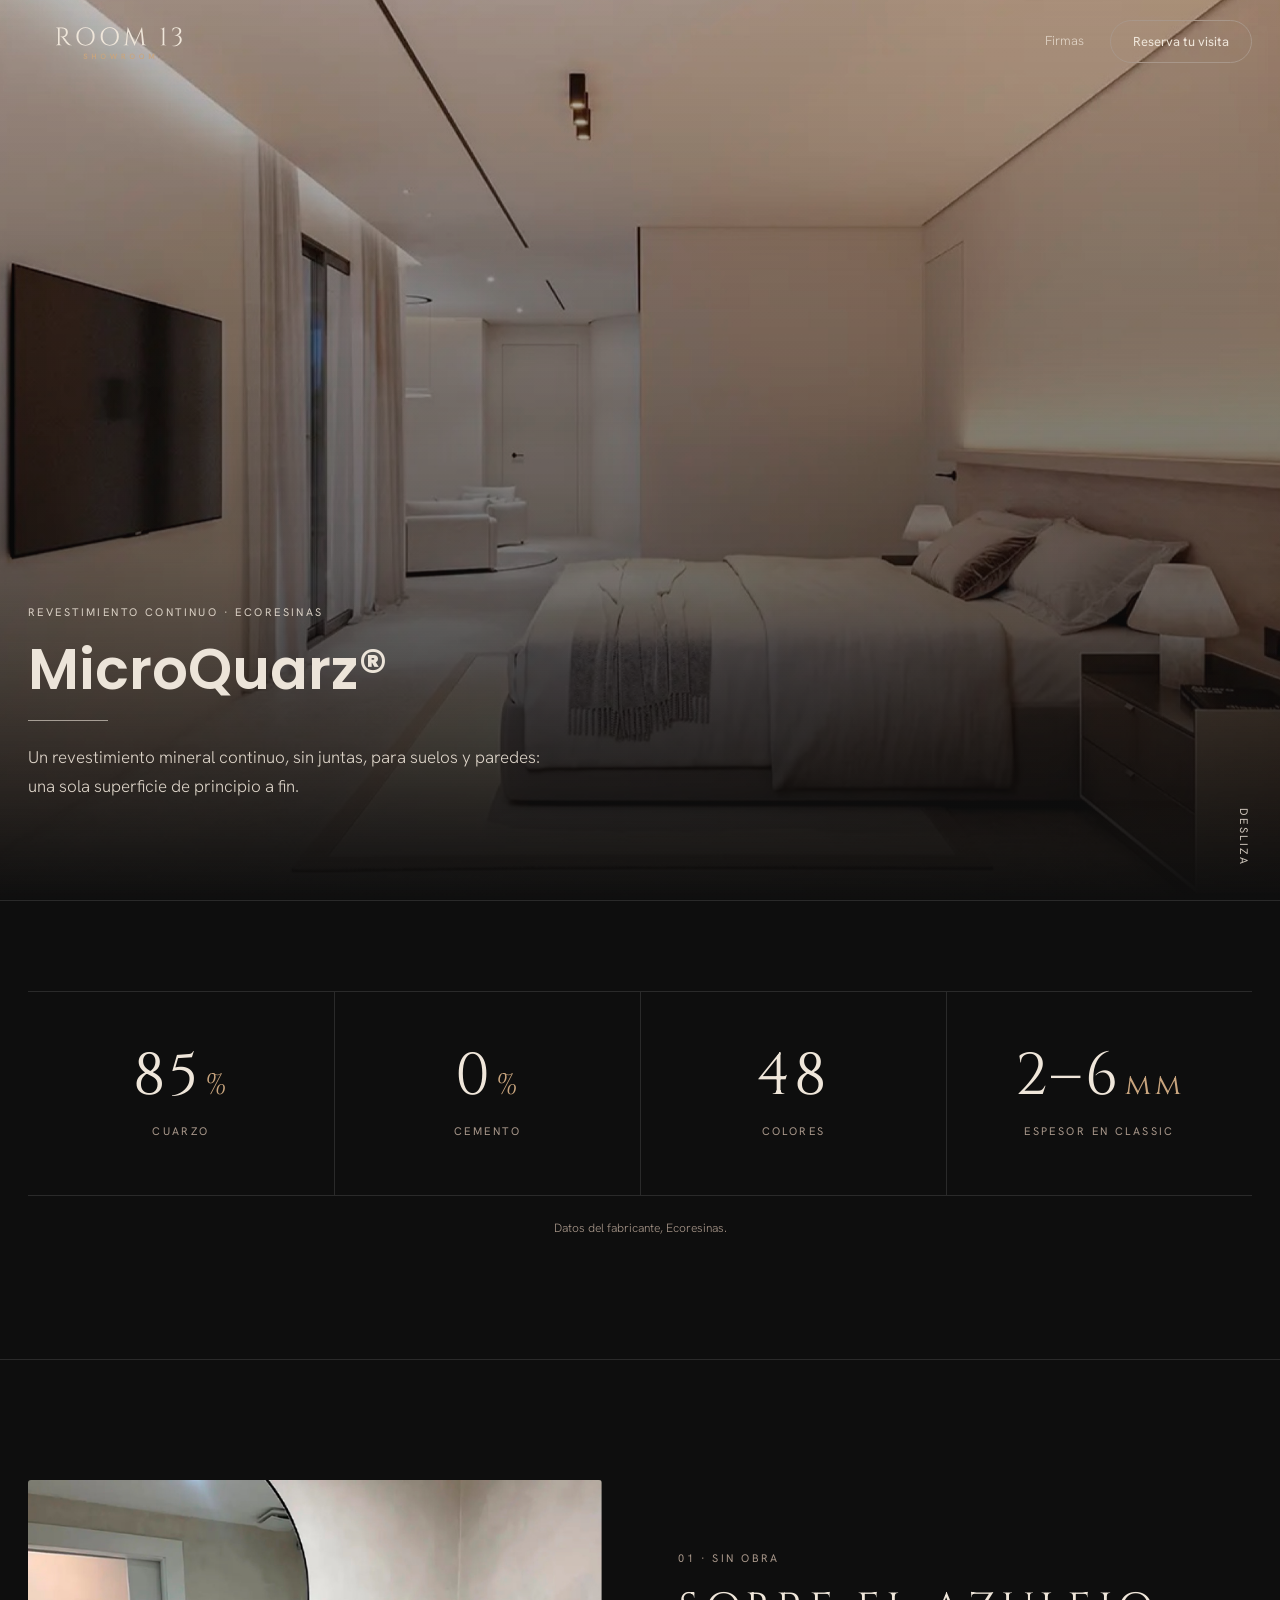
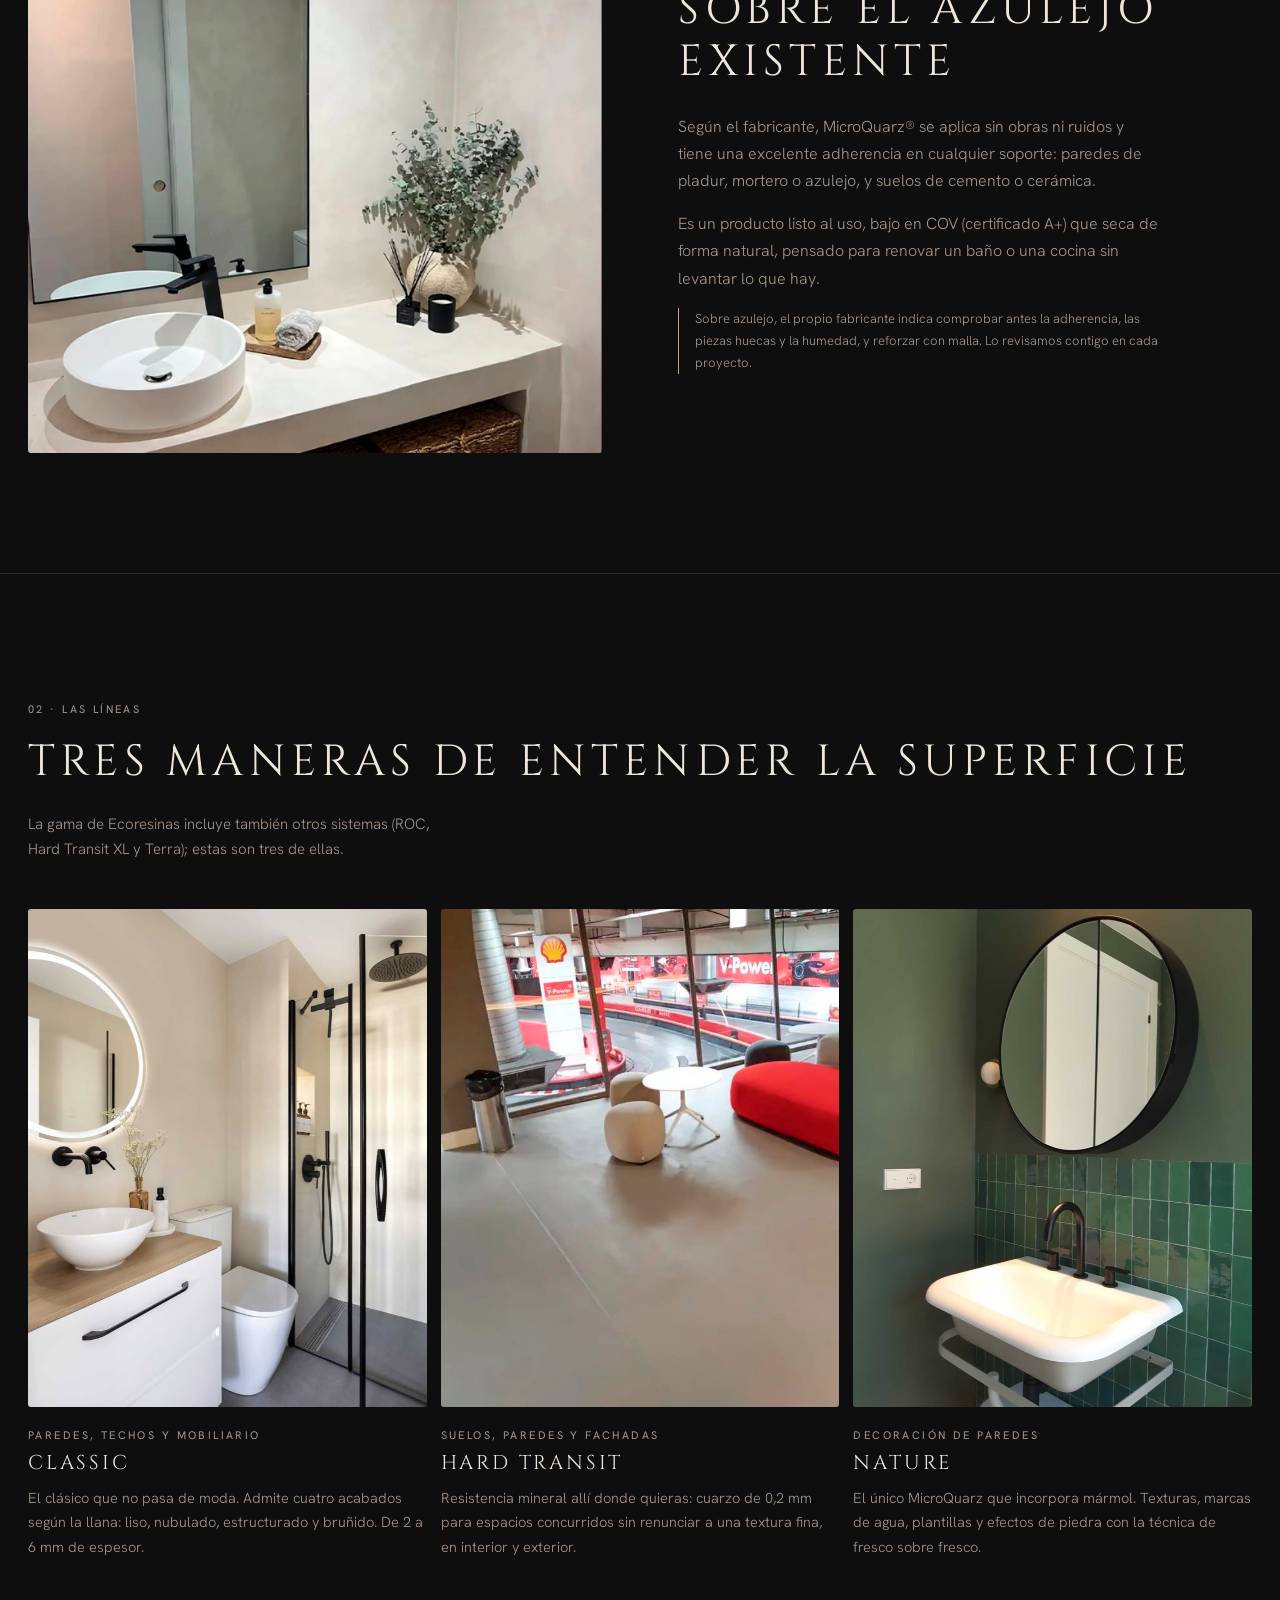
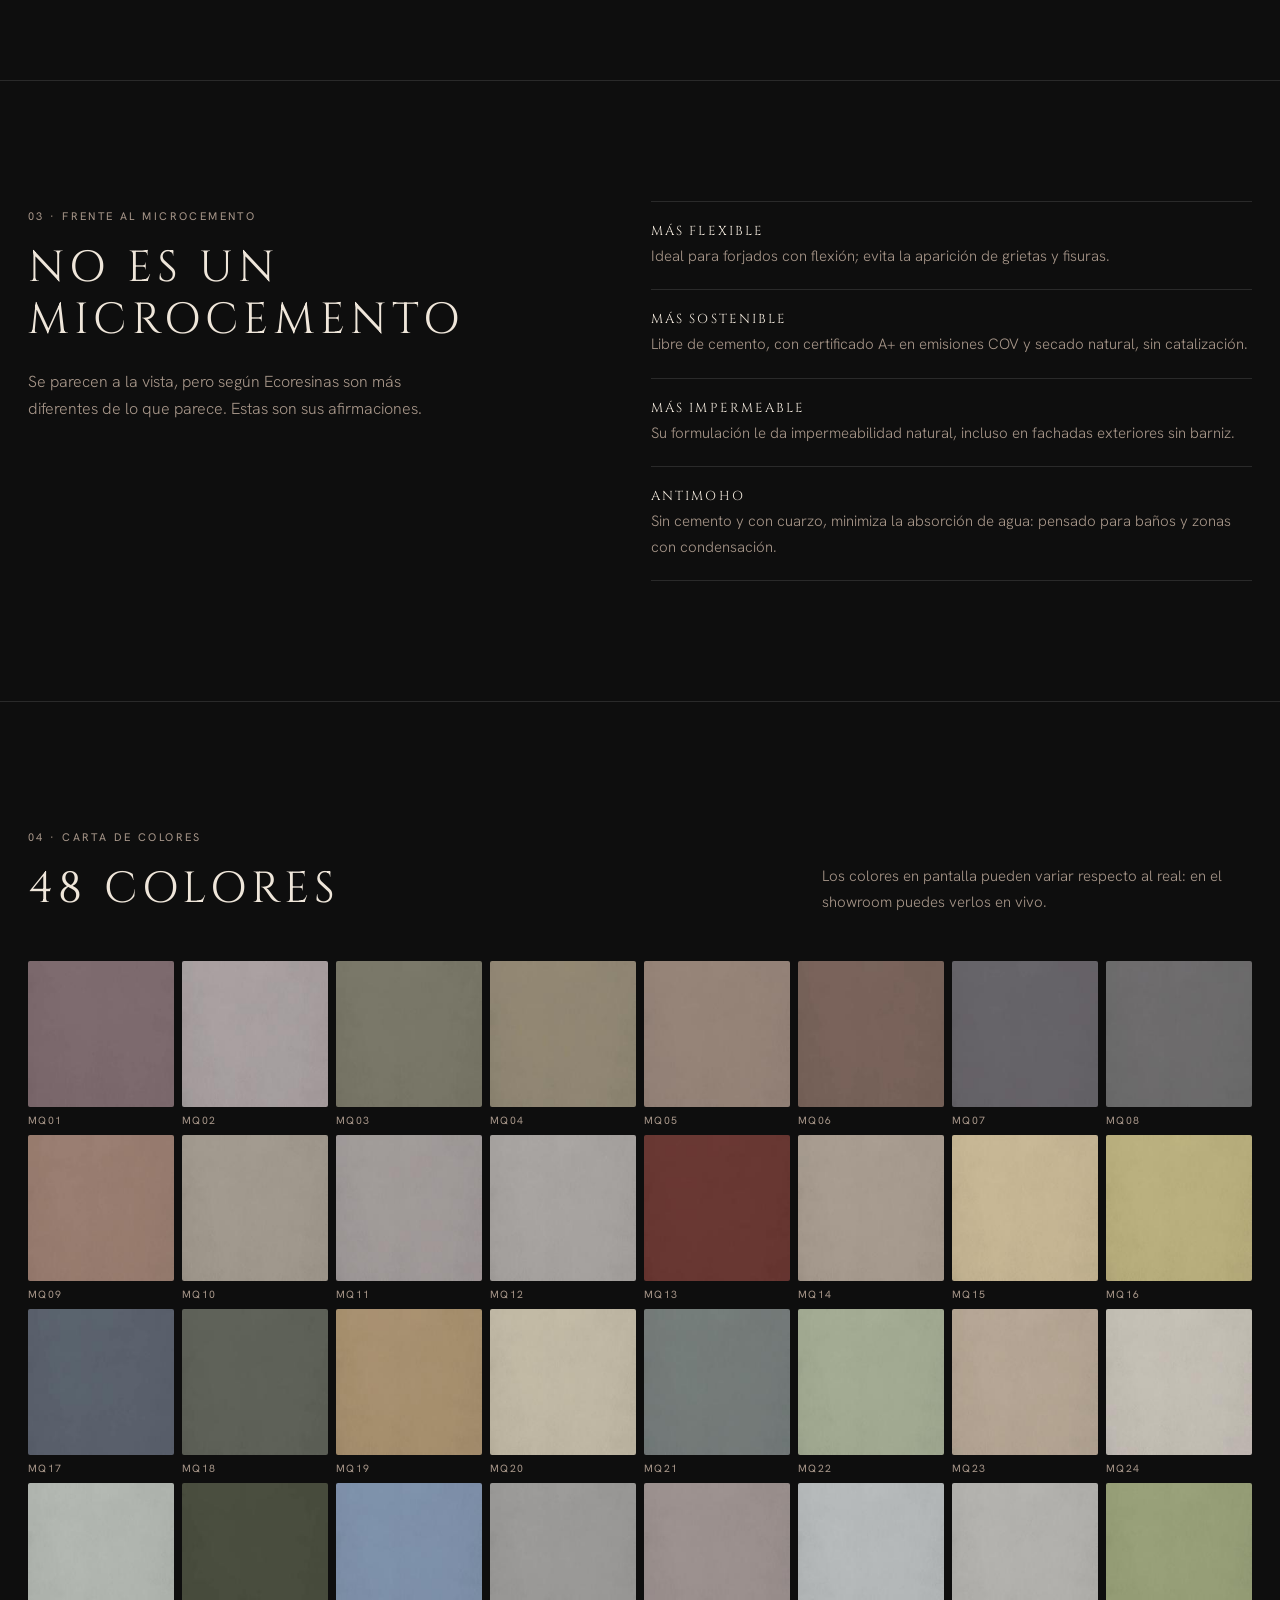
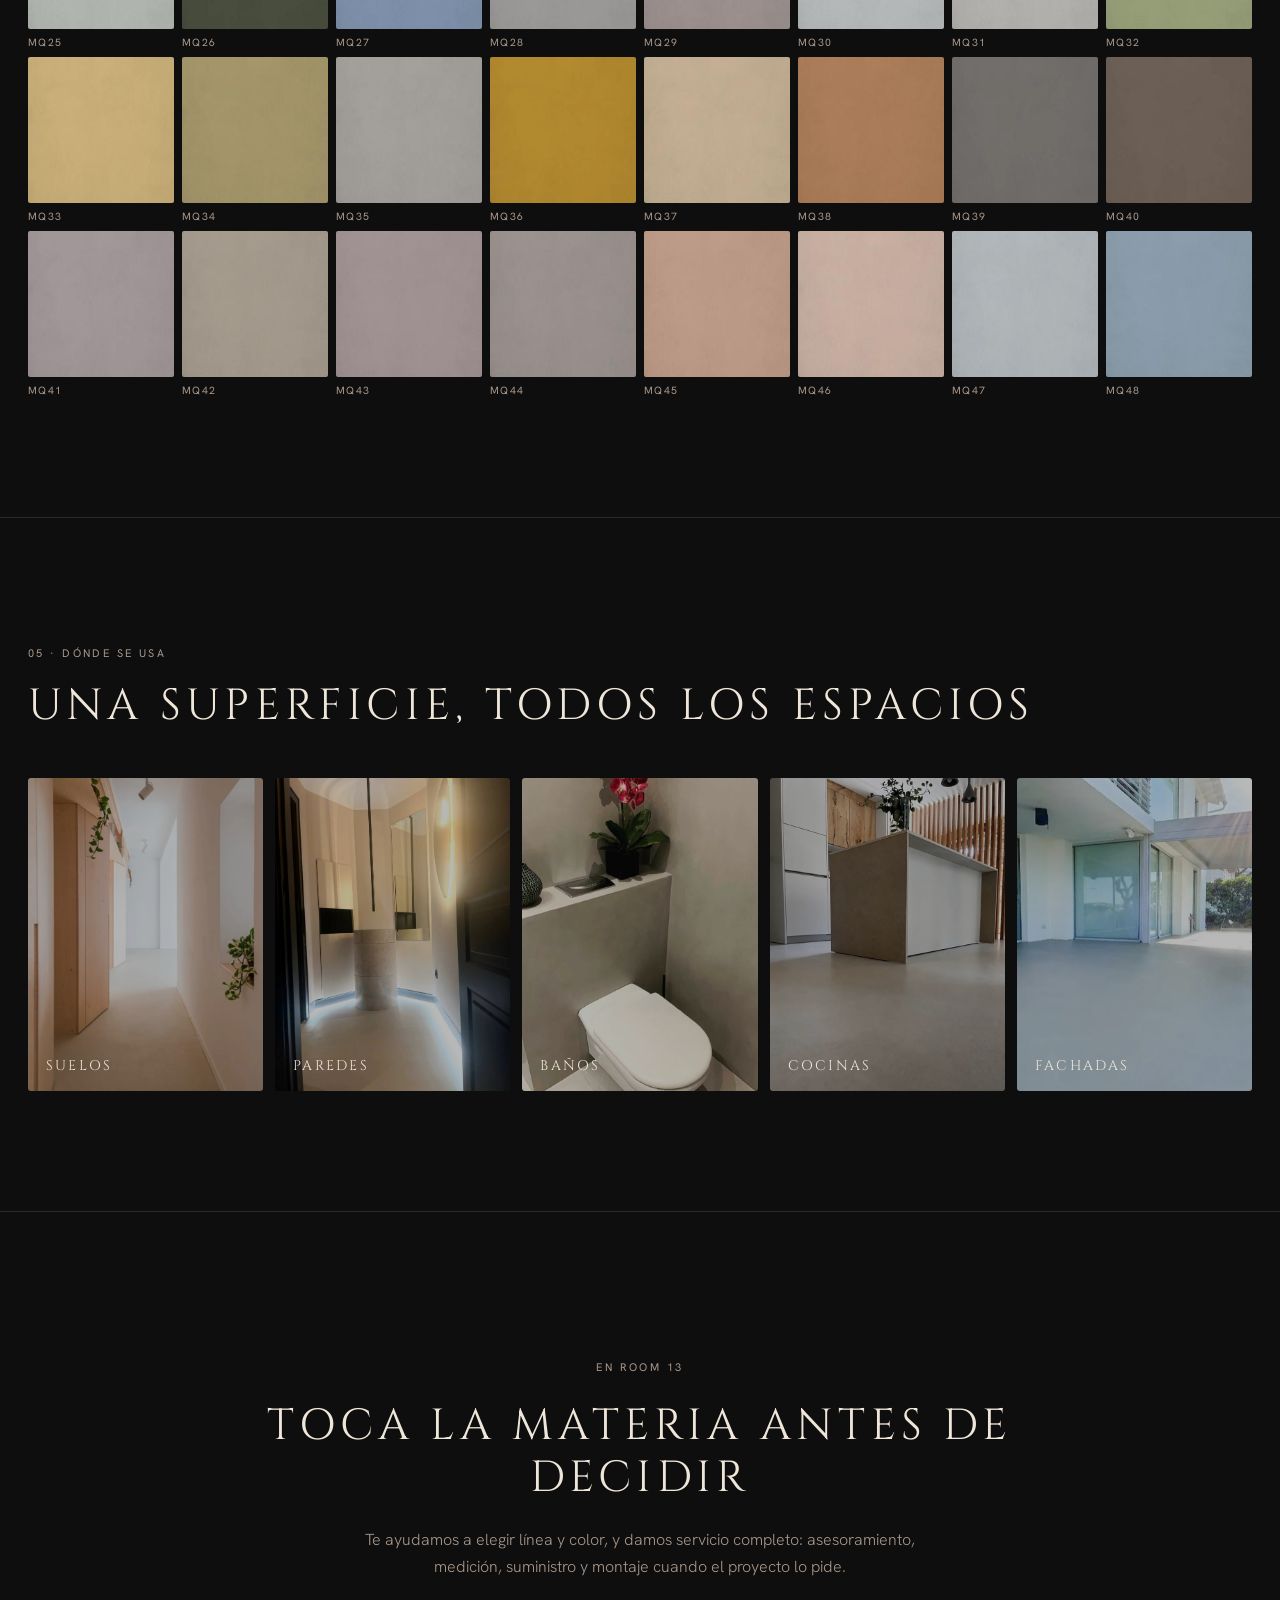
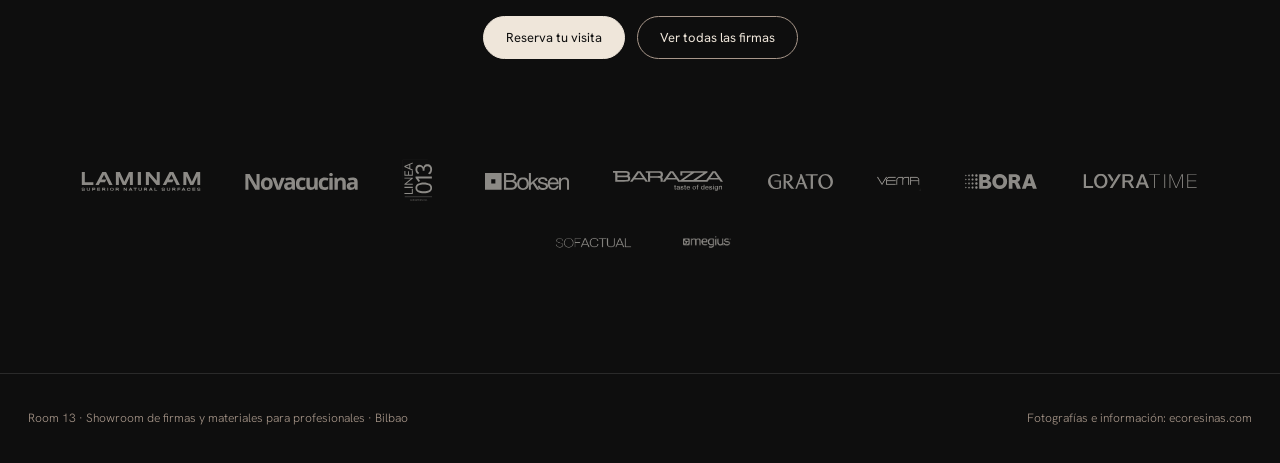
<file: microquarz.html>
<!doctype html>
<html lang="es">
<head>
<meta charset="utf-8">
<link rel="icon" href="img/favicon.svg" type="image/svg+xml">
<link rel="apple-touch-icon" href="img/favicon-180.png">
<meta name="viewport" content="width=device-width, initial-scale=1">
<title>MicroQuarz en Bilbao · Revestimiento continuo | Room 13 Showroom</title>
<meta name="description" content="MicroQuarz de Ecoresinas en Bilbao: revestimiento mineral continuo para suelos y paredes, 48 colores. Ven a ver las muestras en Room 13.">
<link rel="canonical" href="https://room13.es/microquarz.html">
<meta name="robots" content="index, follow">
<meta name="theme-color" content="#0e0e0e">
<meta property="og:type" content="website">
<meta property="og:site_name" content="Room 13 Showroom">
<meta property="og:locale" content="es_ES">
<meta property="og:title" content="MicroQuarz en Bilbao · Revestimiento continuo | Room 13 Showroom">
<meta property="og:description" content="MicroQuarz de Ecoresinas en Bilbao: revestimiento mineral continuo para suelos y paredes, 48 colores. Ven a ver las muestras en Room 13.">
<meta property="og:url" content="https://room13.es/microquarz.html">
<meta property="og:image" content="https://room13.es/img/microquarz/portada.jpg">
<meta name="twitter:card" content="summary_large_image">
<meta name="geo.region" content="ES-BI">
<meta name="geo.placename" content="Bilbao">
<script type="application/ld+json">{"@context": "https://schema.org", "@graph": [{"@type": "Organization", "@id": "https://room13.es/#org", "name": "Room 13", "alternateName": "Room 13 Showroom", "url": "https://room13.es/", "logo": "https://room13.es/img/marca/logo-512.png"}, {"@type": "WebPage", "@id": "https://room13.es/microquarz.html#pagina", "url": "https://room13.es/microquarz.html", "name": "MicroQuarz en Bilbao · Revestimiento continuo", "inLanguage": "es-ES", "isPartOf": {"@id": "https://room13.es/#web"}, "about": {"@type": "Brand", "name": "MicroQuarz"}, "mentions": {"@id": "https://room13.es/#showroom"}, "primaryImageOfPage": "https://room13.es/img/microquarz/portada.jpg"}, {"@type": "BreadcrumbList", "itemListElement": [{"@type": "ListItem", "position": 1, "name": "Room 13", "item": "https://room13.es/"}, {"@type": "ListItem", "position": 2, "name": "Firmas", "item": "https://room13.es/#firmas"}, {"@type": "ListItem", "position": 3, "name": "MicroQuarz", "item": "https://room13.es/microquarz.html"}]}]}</script>
<link rel="preconnect" href="https://fonts.googleapis.com">
<link href="https://fonts.googleapis.com/css2?family=Cinzel:wght@400;500&family=Hanken+Grotesk:wght@300;400;500&family=Poppins:wght@600&display=swap" rel="stylesheet">
<style>
  :root {
    --fondo:#0e0e0e; --fondo-2:#171717; --fondo-3:#202020; --texto:#efe6da; --suave:#a8978a; --linea:#2a2a2a; --acento:#c9a57e;
    --display:Cinzel, 'Trajan Pro', Georgia, serif; --sans:'Hanken Grotesk', system-ui, sans-serif;
  }
  * { box-sizing:border-box; margin:0; padding:0; }
  html { scroll-behavior:smooth; }
  body { background:var(--fondo); color:var(--texto); font:300 16px/1.7 var(--sans); -webkit-font-smoothing:antialiased; overflow-x:hidden; }
  a { color:inherit; text-decoration:none; }
  img { display:block; max-width:100%; }
  .ancho { max-width:1280px; margin:0 auto; padding:0 28px; }
  @media (max-width:640px) { .ancho { padding:0 16px; } }
  .peq { font:400 11px/1.5 var(--sans); letter-spacing:.22em; text-transform:uppercase; color:var(--suave); }
  h2 { font:400 clamp(26px, 3.4vw, 46px)/1.2 var(--display); letter-spacing:.12em; text-transform:uppercase; }
  .pildora { display:inline-flex; align-items:center; gap:10px; font:400 13px var(--sans); padding:12px 22px; border:1px solid var(--suave); border-radius:999px; transition:background .3s, color .3s, border-color .3s; }
  .pildora:hover { background:var(--texto); color:var(--fondo); border-color:var(--texto); }
  .pildora.llena { background:var(--texto); color:var(--fondo); border-color:var(--texto); }
  .pildora.llena:hover { background:transparent; color:var(--texto); }

  .aparece { opacity:0; transform:translateY(30px); transition:opacity 1.1s ease, transform 1.1s cubic-bezier(.2,.7,.2,1); }
  .aparece.visto { opacity:1; transform:none; }
  .revela { clip-path:inset(10% 0 10% 0); transition:clip-path 1.4s cubic-bezier(.6,0,.2,1); }
  .revela img { transform:scale(1.12); transition:transform 1.8s cubic-bezier(.2,.7,.2,1); }
  .revela.visto { clip-path:inset(0); } .revela.visto img { transform:scale(1); }

  header { position:fixed; inset:0 0 auto; z-index:20; padding:20px 0; transition:background .4s; }
  header.solida { background:none; }
  header::before { content:""; position:absolute; inset:0 0 -46px; z-index:-1; pointer-events:none; opacity:0; transition:opacity .5s ease;
    background:linear-gradient(180deg, rgba(14,14,14,.78) 0%, rgba(14,14,14,.45) 50%, rgba(14,14,14,0) 100%);
    -webkit-backdrop-filter:blur(12px) saturate(1.1); backdrop-filter:blur(12px) saturate(1.1);
    -webkit-mask-image:linear-gradient(180deg, #000 0%, #000 45%, transparent 100%); mask-image:linear-gradient(180deg, #000 0%, #000 45%, transparent 100%); }
  header.solida::before { opacity:1; }
  header .ancho { display:flex; justify-content:space-between; align-items:center; gap:16px; }
  header nav { display:flex; gap:26px; align-items:center; font-size:13px; }
  header nav a:not(.pildora) { color:var(--texto); opacity:.8; } header nav a:not(.pildora):hover { opacity:1; }
  .marca { font:400 18px/1 var(--display); letter-spacing:.14em; }
  @media (max-width:640px) { header nav a:not(.pildora) { display:none; } }

  /* Portada: superficie continua a pantalla completa */
  .portada { position:relative; min-height:100svh; display:flex; align-items:flex-end; overflow:hidden; }
  .portada .fondo { position:absolute; inset:-6% 0 0; background:url(img/microquarz/portada.jpg) center / cover; will-change:transform; }
  .portada::after { content:""; position:absolute; inset:0; background:linear-gradient(0deg, var(--fondo) 0%, rgba(14,14,14,.55) 38%, rgba(14,14,14,.25) 100%); }
  .portada .ancho { position:relative; z-index:1; width:100%; padding-bottom:clamp(60px, 11vh, 120px); }
  .portada .peq { color:var(--texto); opacity:.85; }
  .nombre { font:600 56px/1.1 'Poppins', var(--sans); color:#ece4d9; margin:18px 0 20px; letter-spacing:0; }
  .portada .raya-h { width:80px; height:1px; background:var(--texto); opacity:.6; margin-bottom:22px; }
  .portada p.lead { max-width:520px; font-size:17px; color:var(--texto); opacity:.9; }
  .bajar { position:absolute; right:28px; bottom:34px; z-index:1; writing-mode:vertical-rl; }
  @media (max-width:640px) { .nombre { font-size:40px; } .bajar { display:none; } }

  section.bloque { padding:120px 0; border-top:1px solid var(--linea); }
  @media (max-width:640px) { section.bloque { padding:80px 0; } }
  .cab-sec { display:flex; justify-content:space-between; align-items:flex-end; gap:24px 30px; margin-bottom:46px; flex-wrap:wrap; }
  .cab-sec h2 { margin-top:14px; }
  .cab-sec p { max-width:430px; color:var(--suave); font-size:15px; }

  /* Cifras */
  .cifras { display:grid; grid-template-columns:repeat(4, 1fr); border-top:1px solid var(--linea); border-bottom:1px solid var(--linea); }
  .cifra { padding:56px 20px; text-align:center; border-left:1px solid var(--linea); }
  .cifra:first-child { border-left:0; }
  .cifra .n { font:400 clamp(36px, 4.6vw, 62px)/1 var(--display); letter-spacing:.06em; color:var(--texto); white-space:nowrap; }
  .cifra .n small { font-size:.5em; margin-left:.12em; color:var(--acento); }
  .cifra .peq { display:block; margin-top:16px; }
  .nota { margin-top:22px; font-size:12px; color:var(--suave); text-align:center; }
  @media (max-width:760px) { .cifras { grid-template-columns:1fr 1fr; } .cifra { padding:38px 10px; } .cifra:nth-child(3) { border-left:0; } .cifra:nth-child(n+3) { border-top:1px solid var(--linea); } }

  /* Sin obra */
  .sinobra { display:grid; grid-template-columns:1fr 1fr; gap:clamp(30px, 6vw, 90px); align-items:center; }
  .sinobra .foto { aspect-ratio:1/1; overflow:hidden; border-radius:3px; }
  .sinobra .foto img { width:100%; height:100%; object-fit:cover; }
  .sinobra h2 { margin:14px 0 24px; }
  .sinobra p { color:var(--suave); margin-bottom:16px; max-width:480px; }
  .sinobra .aviso { font-size:13px; border-left:1px solid var(--acento); padding-left:16px; }
  @media (max-width:860px) { .sinobra { grid-template-columns:1fr; } }

  /* Líneas */
  .tres { display:grid; grid-template-columns:repeat(3, 1fr); gap:14px; }
  .linea .ft { aspect-ratio:4/5; overflow:hidden; border-radius:3px; }
  .linea .ft img { width:100%; height:100%; object-fit:cover; transition:transform 1.4s cubic-bezier(.2,.7,.2,1); }
  .linea:hover .ft img { transform:scale(1.04); }
  .linea .peq { display:block; margin-top:20px; }
  .linea h3 { font:400 20px/1.3 var(--display); letter-spacing:.14em; text-transform:uppercase; margin:6px 0 10px; }
  .linea p { color:var(--suave); font-size:14.5px; }
  @media (max-width:860px) { .tres { grid-template-columns:1fr; gap:46px; } .linea .ft { aspect-ratio:4/3; } }

  /* Versus */
  .versus { display:grid; grid-template-columns:1fr 1.1fr; gap:clamp(30px, 6vw, 90px); align-items:start; }
  .versus ul { list-style:none; }
  .versus li { padding:20px 0; border-top:1px solid var(--linea); color:var(--suave); font-size:15px; }
  .versus li b { display:block; font:400 13px var(--display); letter-spacing:.16em; text-transform:uppercase; color:var(--texto); margin-bottom:4px; }
  .versus li:last-child { border-bottom:1px solid var(--linea); }
  .versus h2 { margin:14px 0 22px; }
  .versus .intro { color:var(--suave); max-width:440px; }
  @media (max-width:860px) { .versus { grid-template-columns:1fr; } }

  /* Colores */
  .rejilla { display:grid; grid-template-columns:repeat(8, 1fr); gap:8px; }
  .m { margin:0; }
  .m img { width:100%; aspect-ratio:1; object-fit:cover; border-radius:2px; }
  .m figcaption { font:400 10.5px var(--sans); letter-spacing:.14em; color:var(--suave); margin-top:6px; }
  @media (max-width:980px) { .rejilla { grid-template-columns:repeat(6, 1fr); } }
  @media (max-width:640px) { .rejilla { grid-template-columns:repeat(4, 1fr); gap:6px; } .m figcaption { font-size:9.5px; letter-spacing:.06em; } }

  /* Usos */
  .usos { display:grid; grid-template-columns:repeat(5, 1fr); gap:12px; }
  .uso { position:relative; aspect-ratio:3/4; overflow:hidden; border-radius:3px; }
  .uso img { position:absolute; inset:0; width:100%; height:100%; object-fit:cover; filter:brightness(.72); transition:filter .6s, transform 1.4s cubic-bezier(.2,.7,.2,1); }
  .uso:hover img { filter:brightness(.95); transform:scale(1.05); }
  .uso span { position:absolute; left:18px; bottom:16px; font:400 14px var(--display); letter-spacing:.16em; text-transform:uppercase; }
  @media (max-width:980px) { .usos { grid-template-columns:repeat(2, 1fr); } .uso:last-child { grid-column:1 / -1; aspect-ratio:16/9; } }

  .cierre { padding:140px 0 120px; text-align:center; border-top:1px solid var(--linea); }
  .cierre h2 { max-width:820px; margin:20px auto 22px; }
  .cierre p { max-width:560px; margin:0 auto 36px; color:var(--suave); }
  .cierre .botones { display:flex; gap:12px; justify-content:center; flex-wrap:wrap; }
  .otras { margin-top:100px; display:flex; flex-wrap:wrap; justify-content:center; gap:28px 44px; align-items:center; }
  .otras img { height:calc(20px * var(--e, 1)); width:auto; max-width:120px; object-fit:contain; filter:brightness(0) invert(.92) sepia(.12); opacity:.55; transition:opacity .3s; }
  .otras a:hover img { opacity:1; }
  .otras .txt { font:600 15px var(--sans); opacity:.55; }
  footer { border-top:1px solid var(--linea); padding:34px 0; font-size:12px; color:var(--suave); }
  footer .ancho { display:flex; justify-content:space-between; gap:16px; flex-wrap:wrap; }

  @media (prefers-reduced-motion:reduce) {
    .aparece { opacity:1; transform:none; transition:none; }
    .revela { clip-path:none; transition:none; } .revela img { transform:none; transition:none; }
    html { scroll-behavior:auto; }
  }

  /* Logo Room 13 · Showroom (mismo diseño que el rótulo) */
  .logo-r13 { display:block; height:42px; width:auto; }
  @media (max-width:640px) { .logo-r13 { height:34px; } }
  .sr { position:absolute; width:1px; height:1px; padding:0; margin:-1px; overflow:hidden; clip:rect(0 0 0 0); white-space:nowrap; border:0; }
</style>
<link rel="stylesheet" href="css/movil-firmas.css">
</head>
<body data-firma="microquarz">
<header id="cabecera">
  <div class="ancho">
    <a class="marca" href="index.html" aria-label="Room 13, inicio"><img src="img/marca/logo-peq.svg" alt="Room 13 Showroom" class="logo-r13"></a>
    <nav aria-label="Principal"><a href="index.html#firmas">Firmas</a><a class="pildora" href="index.html#visita">Reserva tu visita</a></nav>
  </div>
</header>
<main>
<section class="portada">
  <div class="fondo" id="fondo-portada" role="img" aria-label="Dormitorio con suelo continuo MicroQuarz"></div>
  <div class="ancho">
    <div class="aparece">
      <p class="peq">Revestimiento continuo · Ecoresinas</p>
      <h1 class="nombre">MicroQuarz&reg;<span class="sr"> MicroQuarz en Bilbao</span></h1>
      <div class="raya-h"></div>
      <p class="lead">Un revestimiento mineral continuo, sin juntas, para suelos y paredes: una sola superficie de principio a fin.</p>
    </div>
  </div>
  <span class="peq bajar">Desliza</span>
</section>

<section class="bloque" style="padding-top:90px">
  <div class="ancho">
    <div class="cifras aparece" id="cifras">
      <div class="cifra"><div class="n"><span data-a="85">85</span><small>%</small></div><span class="peq">Cuarzo</span></div>
      <div class="cifra"><div class="n"><span data-a="0">0</span><small>%</small></div><span class="peq">Cemento</span></div>
      <div class="cifra"><div class="n"><span data-a="48">48</span></div><span class="peq">Colores</span></div>
      <div class="cifra"><div class="n"><span data-a="2">2</span>&ndash;<span data-a="6">6</span><small>mm</small></div><span class="peq">Espesor en Classic</span></div>
    </div>
    <p class="nota">Datos del fabricante, Ecoresinas.</p>
  </div>
</section>

<section class="bloque" id="sin-obra">
  <div class="ancho sinobra">
    <div class="foto revela"><img src="img/microquarz/sin-obra.jpg" alt="Baño revestido con MicroQuarz Classic" loading="lazy"></div>
    <div class="aparece">
      <span class="peq">01 &middot; Sin obra</span>
      <h2>Sobre el azulejo existente</h2>
      <p>Según el fabricante, MicroQuarz&reg; se aplica sin obras ni ruidos y tiene una excelente adherencia en cualquier soporte: paredes de pladur, mortero o azulejo, y suelos de cemento o cerámica.</p>
      <p>Es un producto listo al uso, bajo en COV (certificado A+) que seca de forma natural, pensado para renovar un baño o una cocina sin levantar lo que hay.</p>
      <p class="aviso">Sobre azulejo, el propio fabricante indica comprobar antes la adherencia, las piezas huecas y la humedad, y reforzar con malla. Lo revisamos contigo en cada proyecto.</p>
    </div>
  </div>
</section>

<section class="bloque" id="lineas">
  <div class="ancho">
    <div class="cab-sec aparece"><div><span class="peq">02 &middot; Las líneas</span><h2>Tres maneras de entender la superficie</h2></div><p>La gama de Ecoresinas incluye también otros sistemas (ROC, Hard Transit XL y Terra); estas son tres de ellas.</p></div>
    <div class="tres">
      <article class="linea aparece"><div class="ft"><img src="img/microquarz/classic.jpg" alt="Baño con MicroQuarz Classic" loading="lazy"></div><span class="peq">Paredes, techos y mobiliario</span><h3>Classic</h3><p>El clásico que no pasa de moda. Admite cuatro acabados según la llana: liso, nubulado, estructurado y bruñido. De 2 a 6 mm de espesor.</p></article>
      <article class="linea aparece"><div class="ft"><img src="img/microquarz/hard-transit.jpg" alt="Suelo continuo MicroQuarz Hard Transit" loading="lazy"></div><span class="peq">Suelos, paredes y fachadas</span><h3>Hard Transit</h3><p>Resistencia mineral allí donde quieras: cuarzo de 0,2 mm para espacios concurridos sin renunciar a una textura fina, en interior y exterior.</p></article>
      <article class="linea aparece"><div class="ft"><img src="img/microquarz/nature.jpg" alt="Pared con MicroQuarz Nature" loading="lazy"></div><span class="peq">Decoración de paredes</span><h3>Nature</h3><p>El único MicroQuarz que incorpora mármol. Texturas, marcas de agua, plantillas y efectos de piedra con la técnica de fresco sobre fresco.</p></article>
    </div>
  </div>
</section>

<section class="bloque" id="versus">
  <div class="ancho versus">
    <div class="aparece">
      <span class="peq">03 &middot; Frente al microcemento</span>
      <h2>No es un microcemento</h2>
      <p class="intro">Se parecen a la vista, pero según Ecoresinas son más diferentes de lo que parece. Estas son sus afirmaciones.</p>
    </div>
    <ul class="aparece">
      <li><b>Más flexible</b>Ideal para forjados con flexión; evita la aparición de grietas y fisuras.</li>
      <li><b>Más sostenible</b>Libre de cemento, con certificado A+ en emisiones COV y secado natural, sin catalización.</li>
      <li><b>Más impermeable</b>Su formulación le da impermeabilidad natural, incluso en fachadas exteriores sin barniz.</li>
      <li><b>Antimoho</b>Sin cemento y con cuarzo, minimiza la absorción de agua: pensado para baños y zonas con condensación.</li>
    </ul>
  </div>
</section>

<section class="bloque" id="colores">
  <div class="ancho">
    <div class="cab-sec aparece"><div><span class="peq">04 &middot; Carta de colores</span><h2>48 colores</h2></div><p>Los colores en pantalla pueden variar respecto al real: en el showroom puedes verlos en vivo.</p></div>
    <div class="rejilla"><figure class="m aparece"><img src="img/microquarz/c01.jpg" alt="Color MQ01" loading="lazy"><figcaption>MQ01</figcaption></figure><figure class="m aparece"><img src="img/microquarz/c02.jpg" alt="Color MQ02" loading="lazy"><figcaption>MQ02</figcaption></figure><figure class="m aparece"><img src="img/microquarz/c03.jpg" alt="Color MQ03" loading="lazy"><figcaption>MQ03</figcaption></figure><figure class="m aparece"><img src="img/microquarz/c04.jpg" alt="Color MQ04" loading="lazy"><figcaption>MQ04</figcaption></figure><figure class="m aparece"><img src="img/microquarz/c05.jpg" alt="Color MQ05" loading="lazy"><figcaption>MQ05</figcaption></figure><figure class="m aparece"><img src="img/microquarz/c06.jpg" alt="Color MQ06" loading="lazy"><figcaption>MQ06</figcaption></figure><figure class="m aparece"><img src="img/microquarz/c07.jpg" alt="Color MQ07" loading="lazy"><figcaption>MQ07</figcaption></figure><figure class="m aparece"><img src="img/microquarz/c08.jpg" alt="Color MQ08" loading="lazy"><figcaption>MQ08</figcaption></figure><figure class="m aparece"><img src="img/microquarz/c09.jpg" alt="Color MQ09" loading="lazy"><figcaption>MQ09</figcaption></figure><figure class="m aparece"><img src="img/microquarz/c10.jpg" alt="Color MQ10" loading="lazy"><figcaption>MQ10</figcaption></figure><figure class="m aparece"><img src="img/microquarz/c11.jpg" alt="Color MQ11" loading="lazy"><figcaption>MQ11</figcaption></figure><figure class="m aparece"><img src="img/microquarz/c12.jpg" alt="Color MQ12" loading="lazy"><figcaption>MQ12</figcaption></figure><figure class="m aparece"><img src="img/microquarz/c13.jpg" alt="Color MQ13" loading="lazy"><figcaption>MQ13</figcaption></figure><figure class="m aparece"><img src="img/microquarz/c14.jpg" alt="Color MQ14" loading="lazy"><figcaption>MQ14</figcaption></figure><figure class="m aparece"><img src="img/microquarz/c15.jpg" alt="Color MQ15" loading="lazy"><figcaption>MQ15</figcaption></figure><figure class="m aparece"><img src="img/microquarz/c16.jpg" alt="Color MQ16" loading="lazy"><figcaption>MQ16</figcaption></figure><figure class="m aparece"><img src="img/microquarz/c17.jpg" alt="Color MQ17" loading="lazy"><figcaption>MQ17</figcaption></figure><figure class="m aparece"><img src="img/microquarz/c18.jpg" alt="Color MQ18" loading="lazy"><figcaption>MQ18</figcaption></figure><figure class="m aparece"><img src="img/microquarz/c19.jpg" alt="Color MQ19" loading="lazy"><figcaption>MQ19</figcaption></figure><figure class="m aparece"><img src="img/microquarz/c20.jpg" alt="Color MQ20" loading="lazy"><figcaption>MQ20</figcaption></figure><figure class="m aparece"><img src="img/microquarz/c21.jpg" alt="Color MQ21" loading="lazy"><figcaption>MQ21</figcaption></figure><figure class="m aparece"><img src="img/microquarz/c22.jpg" alt="Color MQ22" loading="lazy"><figcaption>MQ22</figcaption></figure><figure class="m aparece"><img src="img/microquarz/c23.jpg" alt="Color MQ23" loading="lazy"><figcaption>MQ23</figcaption></figure><figure class="m aparece"><img src="img/microquarz/c24.jpg" alt="Color MQ24" loading="lazy"><figcaption>MQ24</figcaption></figure><figure class="m aparece"><img src="img/microquarz/c25.jpg" alt="Color MQ25" loading="lazy"><figcaption>MQ25</figcaption></figure><figure class="m aparece"><img src="img/microquarz/c26.jpg" alt="Color MQ26" loading="lazy"><figcaption>MQ26</figcaption></figure><figure class="m aparece"><img src="img/microquarz/c27.jpg" alt="Color MQ27" loading="lazy"><figcaption>MQ27</figcaption></figure><figure class="m aparece"><img src="img/microquarz/c28.jpg" alt="Color MQ28" loading="lazy"><figcaption>MQ28</figcaption></figure><figure class="m aparece"><img src="img/microquarz/c29.jpg" alt="Color MQ29" loading="lazy"><figcaption>MQ29</figcaption></figure><figure class="m aparece"><img src="img/microquarz/c30.jpg" alt="Color MQ30" loading="lazy"><figcaption>MQ30</figcaption></figure><figure class="m aparece"><img src="img/microquarz/c31.jpg" alt="Color MQ31" loading="lazy"><figcaption>MQ31</figcaption></figure><figure class="m aparece"><img src="img/microquarz/c32.jpg" alt="Color MQ32" loading="lazy"><figcaption>MQ32</figcaption></figure><figure class="m aparece"><img src="img/microquarz/c33.jpg" alt="Color MQ33" loading="lazy"><figcaption>MQ33</figcaption></figure><figure class="m aparece"><img src="img/microquarz/c34.jpg" alt="Color MQ34" loading="lazy"><figcaption>MQ34</figcaption></figure><figure class="m aparece"><img src="img/microquarz/c35.jpg" alt="Color MQ35" loading="lazy"><figcaption>MQ35</figcaption></figure><figure class="m aparece"><img src="img/microquarz/c36.jpg" alt="Color MQ36" loading="lazy"><figcaption>MQ36</figcaption></figure><figure class="m aparece"><img src="img/microquarz/c37.jpg" alt="Color MQ37" loading="lazy"><figcaption>MQ37</figcaption></figure><figure class="m aparece"><img src="img/microquarz/c38.jpg" alt="Color MQ38" loading="lazy"><figcaption>MQ38</figcaption></figure><figure class="m aparece"><img src="img/microquarz/c39.jpg" alt="Color MQ39" loading="lazy"><figcaption>MQ39</figcaption></figure><figure class="m aparece"><img src="img/microquarz/c40.jpg" alt="Color MQ40" loading="lazy"><figcaption>MQ40</figcaption></figure><figure class="m aparece"><img src="img/microquarz/c41.jpg" alt="Color MQ41" loading="lazy"><figcaption>MQ41</figcaption></figure><figure class="m aparece"><img src="img/microquarz/c42.jpg" alt="Color MQ42" loading="lazy"><figcaption>MQ42</figcaption></figure><figure class="m aparece"><img src="img/microquarz/c43.jpg" alt="Color MQ43" loading="lazy"><figcaption>MQ43</figcaption></figure><figure class="m aparece"><img src="img/microquarz/c44.jpg" alt="Color MQ44" loading="lazy"><figcaption>MQ44</figcaption></figure><figure class="m aparece"><img src="img/microquarz/c45.jpg" alt="Color MQ45" loading="lazy"><figcaption>MQ45</figcaption></figure><figure class="m aparece"><img src="img/microquarz/c46.jpg" alt="Color MQ46" loading="lazy"><figcaption>MQ46</figcaption></figure><figure class="m aparece"><img src="img/microquarz/c47.jpg" alt="Color MQ47" loading="lazy"><figcaption>MQ47</figcaption></figure><figure class="m aparece"><img src="img/microquarz/c48.jpg" alt="Color MQ48" loading="lazy"><figcaption>MQ48</figcaption></figure></div>
  </div>
</section>

<section class="bloque" id="usos">
  <div class="ancho">
    <div class="cab-sec aparece"><div><span class="peq">05 &middot; Dónde se usa</span><h2>Una superficie, todos los espacios</h2></div></div>
    <div class="usos">
      <div class="uso aparece"><img src="img/microquarz/suelos.jpg" alt="Suelo continuo" loading="lazy"><span>Suelos</span></div>
      <div class="uso aparece"><img src="img/microquarz/paredes.jpg" alt="Paredes continuas" loading="lazy"><span>Paredes</span></div>
      <div class="uso aparece"><img src="img/microquarz/banos.jpg" alt="Baño" loading="lazy"><span>Baños</span></div>
      <div class="uso aparece"><img src="img/microquarz/cocinas.jpg" alt="Cocina" loading="lazy"><span>Cocinas</span></div>
      <div class="uso aparece"><img src="img/microquarz/fachadas.jpg" alt="Exterior" loading="lazy"><span>Fachadas</span></div>
    </div>
  </div>
</section>

<section class="cierre">
  <div class="ancho aparece">
    <span class="peq">En Room 13</span>
    <h2>Toca la materia antes de decidir</h2>
    <p>Te ayudamos a elegir línea y color, y damos servicio completo: asesoramiento, medición, suministro y montaje cuando el proyecto lo pide.</p>
    <div class="botones"><a class="pildora llena" href="index.html#visita">Reserva tu visita</a><a class="pildora" href="index.html#firmas">Ver todas las firmas</a></div>
    <nav class="otras" aria-label="Otras firmas" id="otras"></nav>
  </div>
</section>
</main>

<footer><div class="ancho"><span>Room 13 &middot; Showroom de firmas y materiales para profesionales &middot; Bilbao</span><span>Fotografías e información: ecoresinas.com</span></div></footer>

<script>
  const cab = document.getElementById('cabecera');
  const fondo = document.getElementById('fondo-portada');
  const quieto = matchMedia('(prefers-reduced-motion: reduce)').matches;
  addEventListener('scroll', () => {
    cab.classList.toggle('solida', scrollY > innerHeight * .7);
    if (!quieto && scrollY < innerHeight) fondo.style.transform = `translateY(${scrollY * .25}px) scale(1.05)`;
  }, { passive: true });

  const obs = new IntersectionObserver(es => es.forEach(e => { if (e.isIntersecting) { e.target.classList.add('visto'); obs.unobserve(e.target); } }), { threshold: .15 });
  document.querySelectorAll('.aparece, .revela').forEach(el => obs.observe(el));

  // Cifras: cuentan desde 0 al aparecer
  const co = new IntersectionObserver(es => es.forEach(e => {
    if (!e.isIntersecting) return; co.unobserve(e.target);
    e.target.querySelectorAll('[data-a]').forEach(s => {
      const fin = +s.dataset.a; if (quieto || !fin) return; const t0 = performance.now();
      (function paso(t) { const p = Math.min((t - t0) / 1600, 1); s.textContent = Math.round(fin * (1 - Math.pow(1 - p, 3))); if (p < 1) requestAnimationFrame(paso); })(t0);
    });
  }), { threshold: .4 });
  co.observe(document.getElementById('cifras'));
</script>
<script src="js/firmas.js"></script>
</body>
</html>
</file>
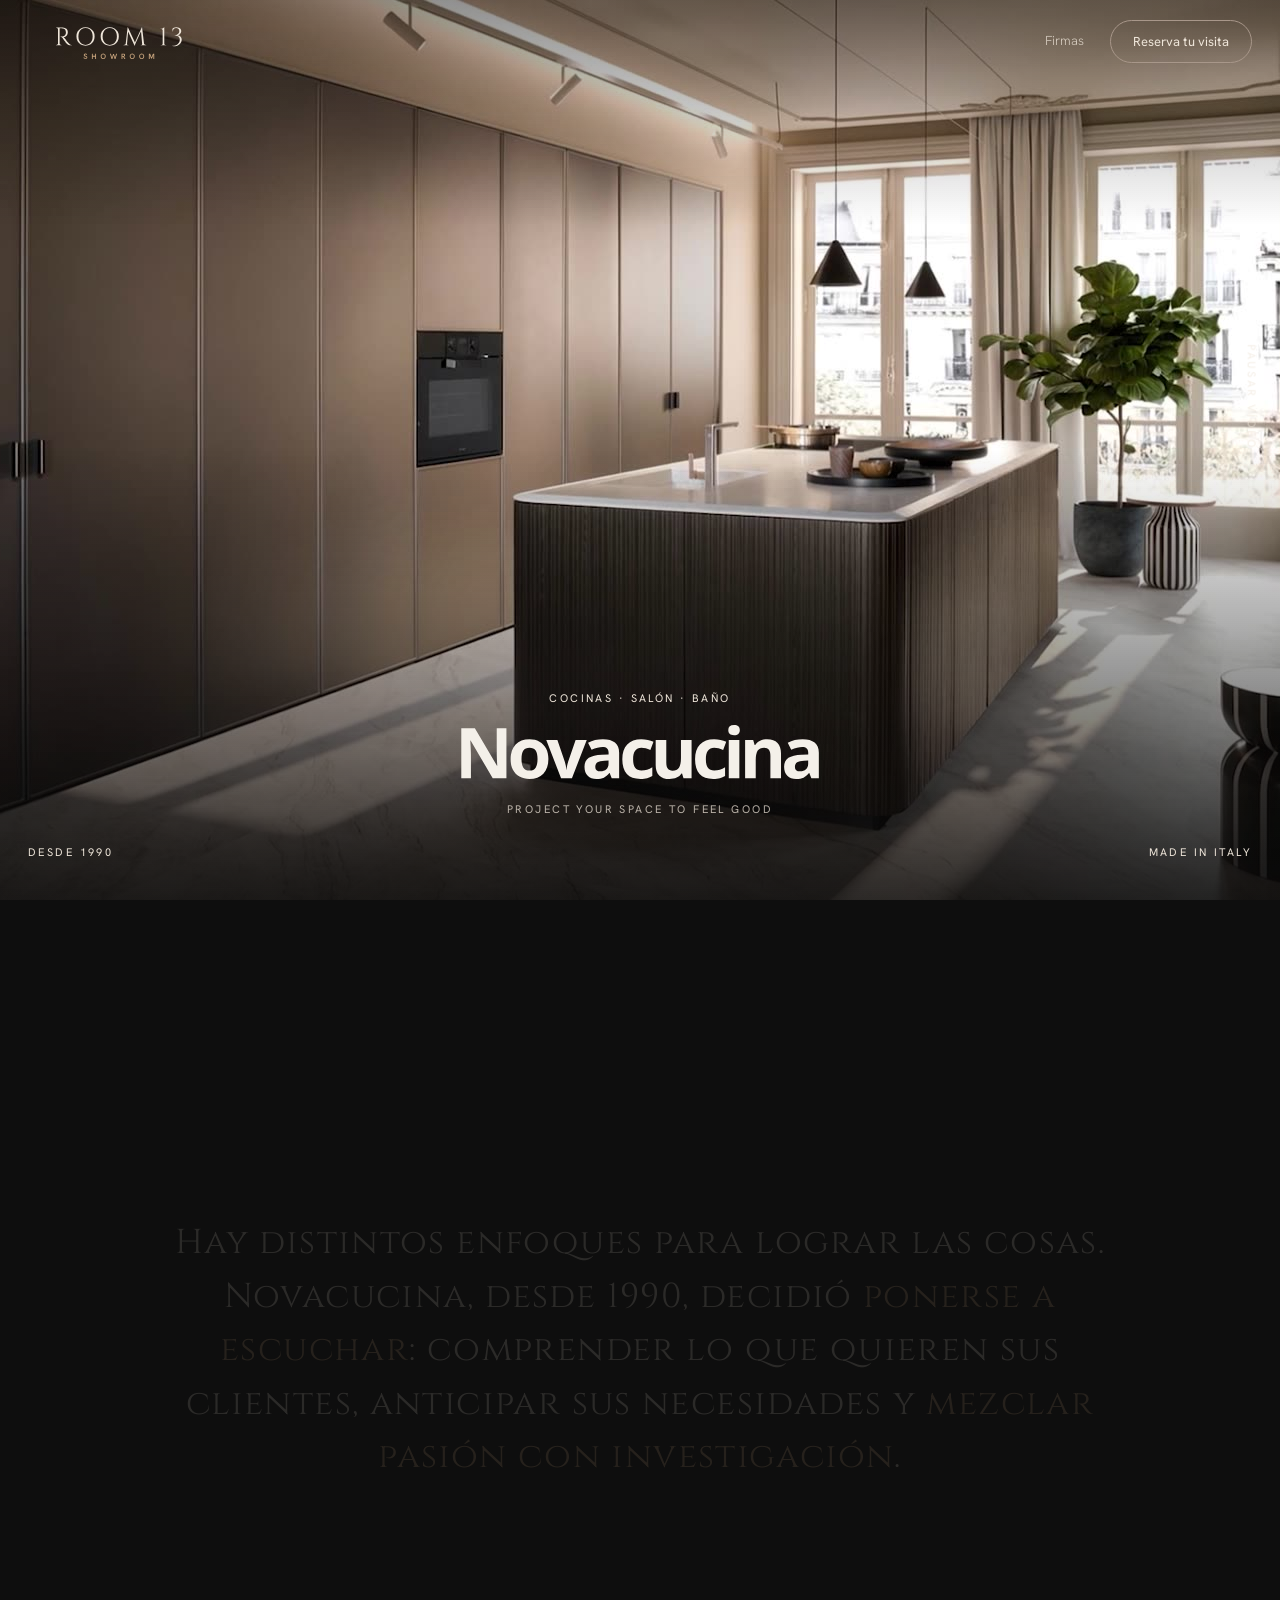
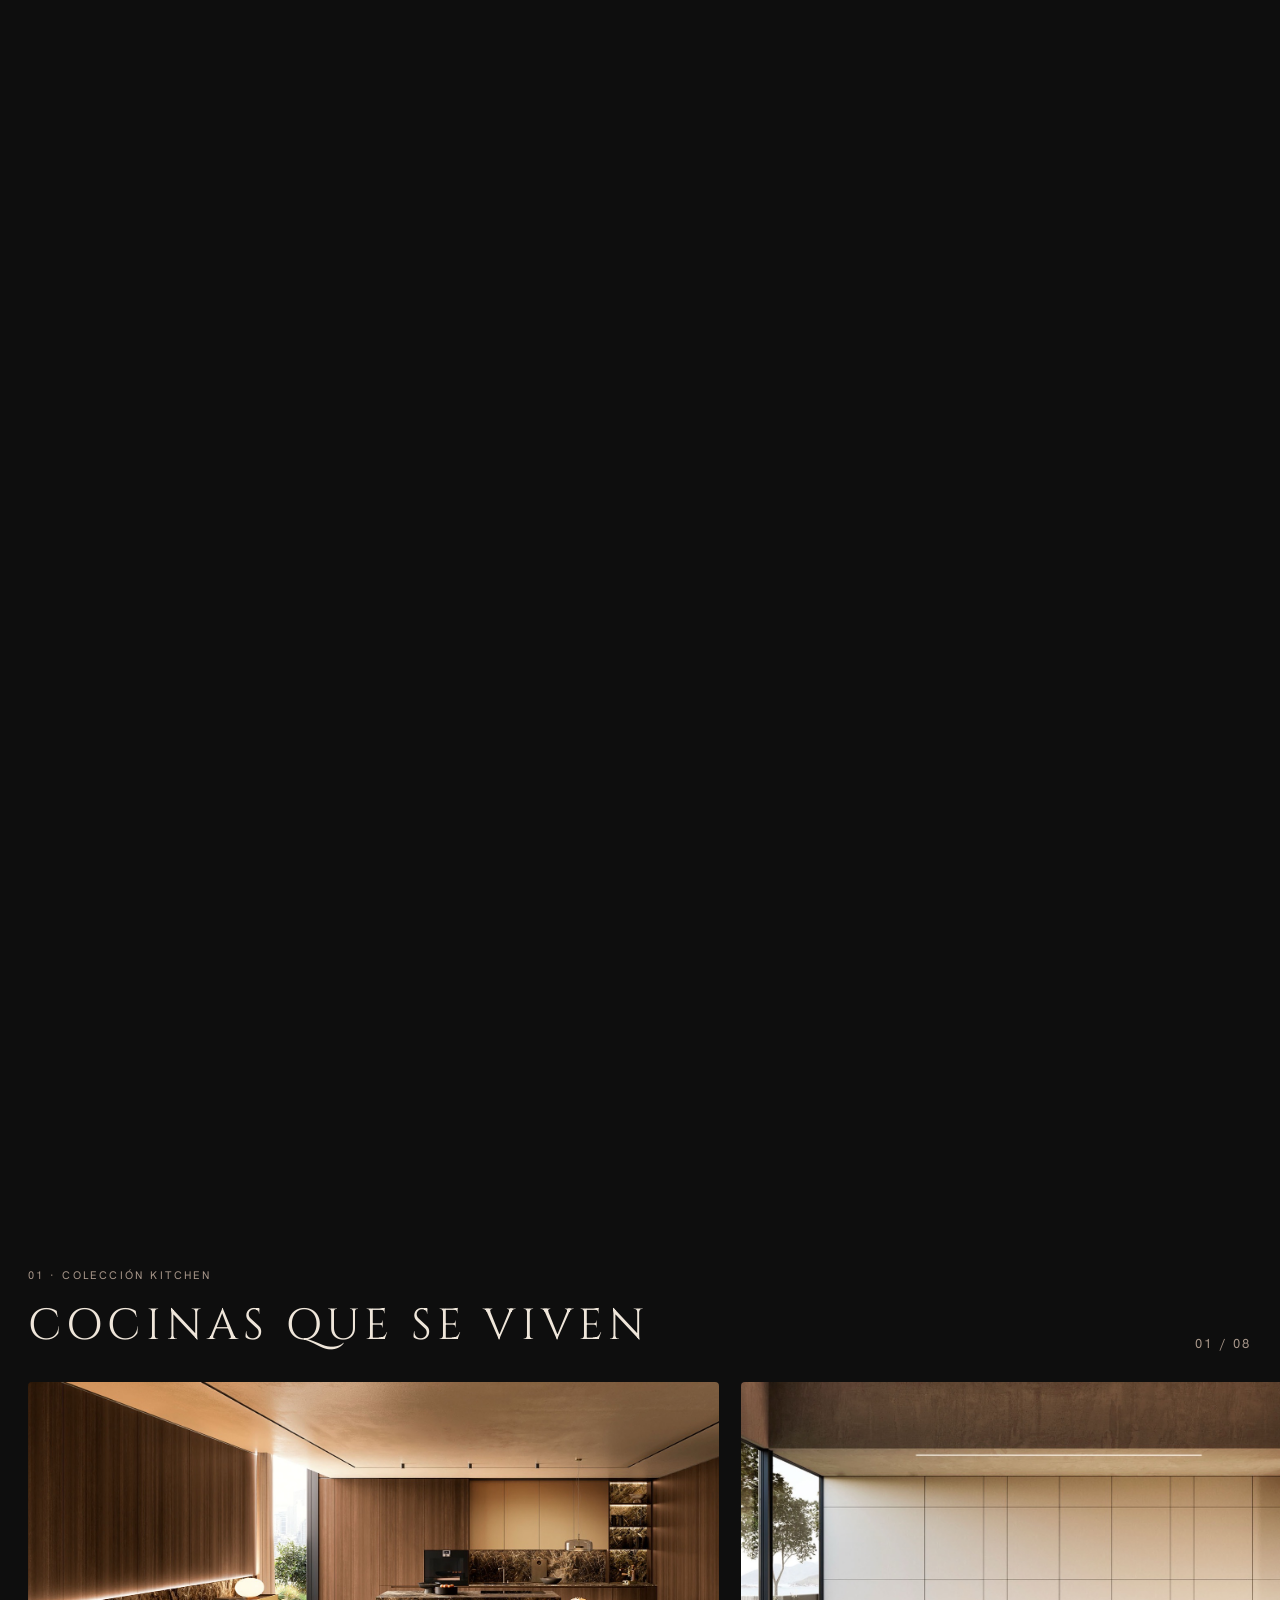
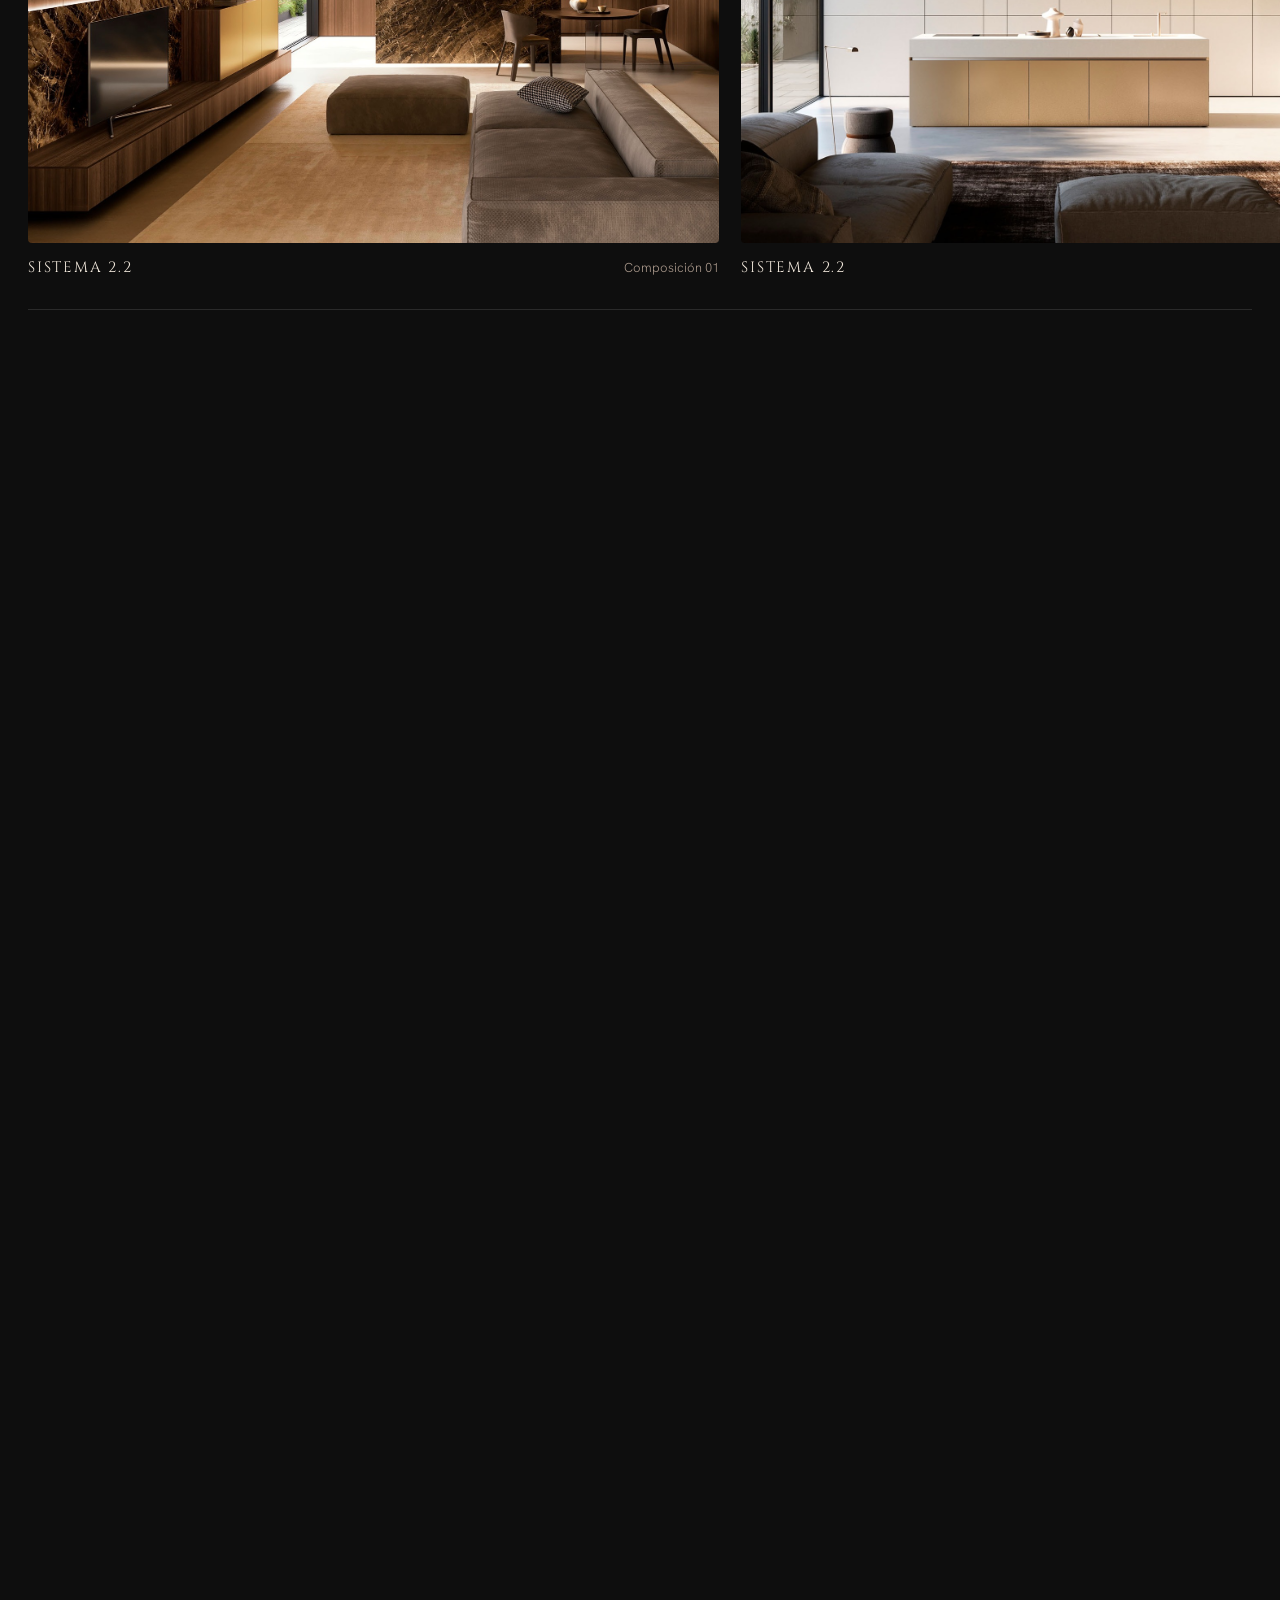
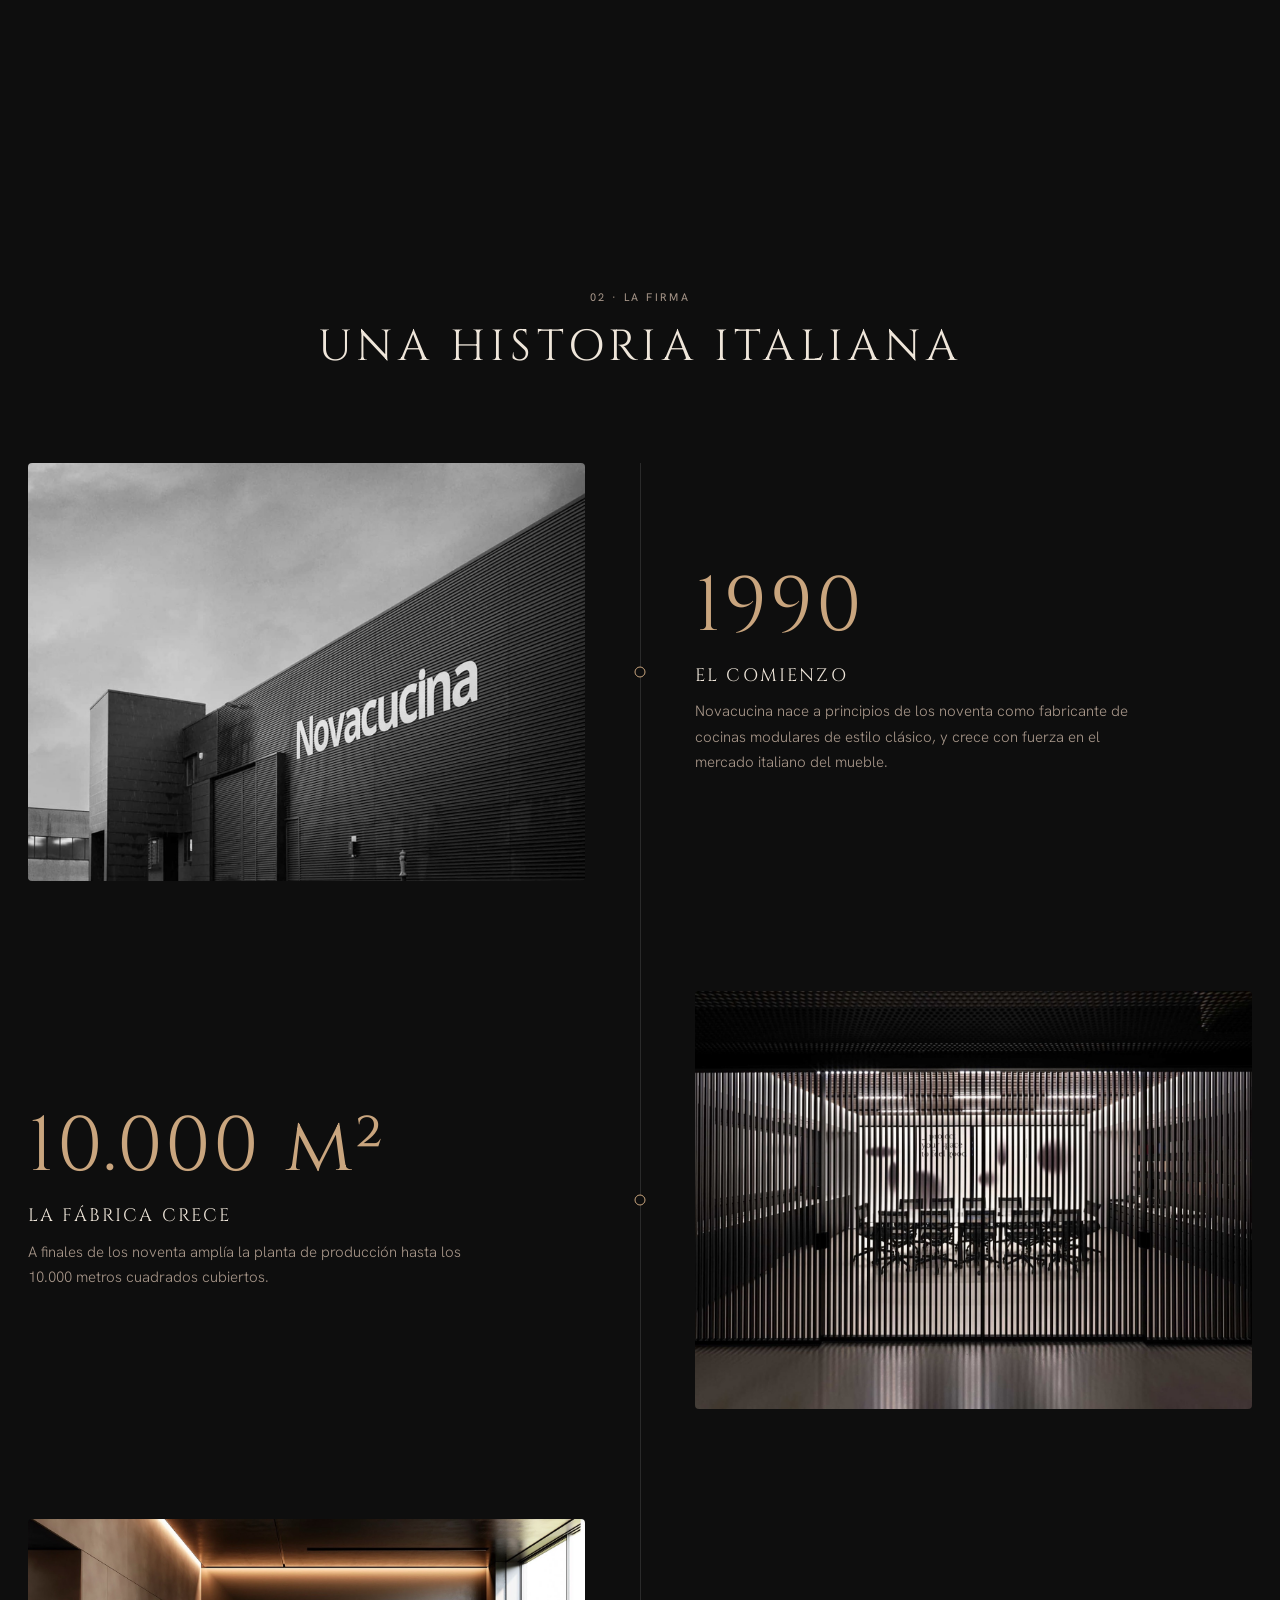
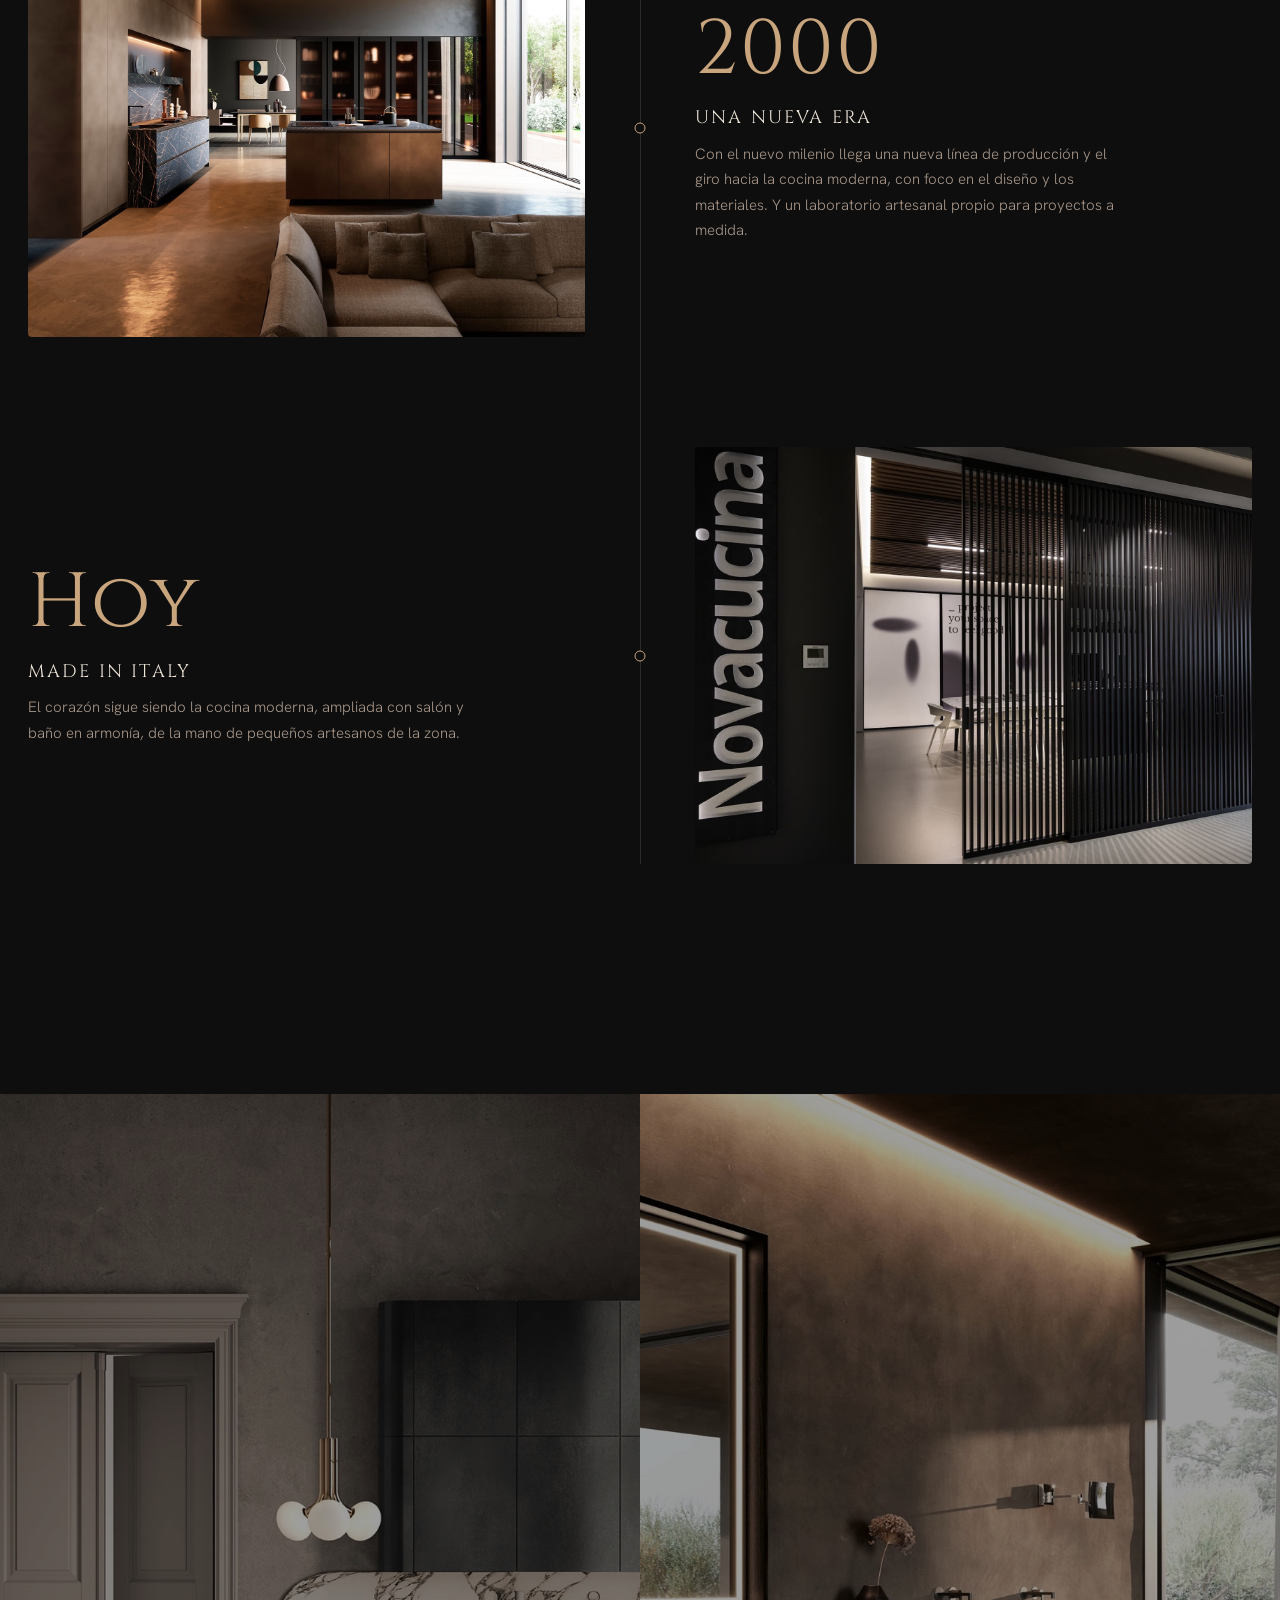
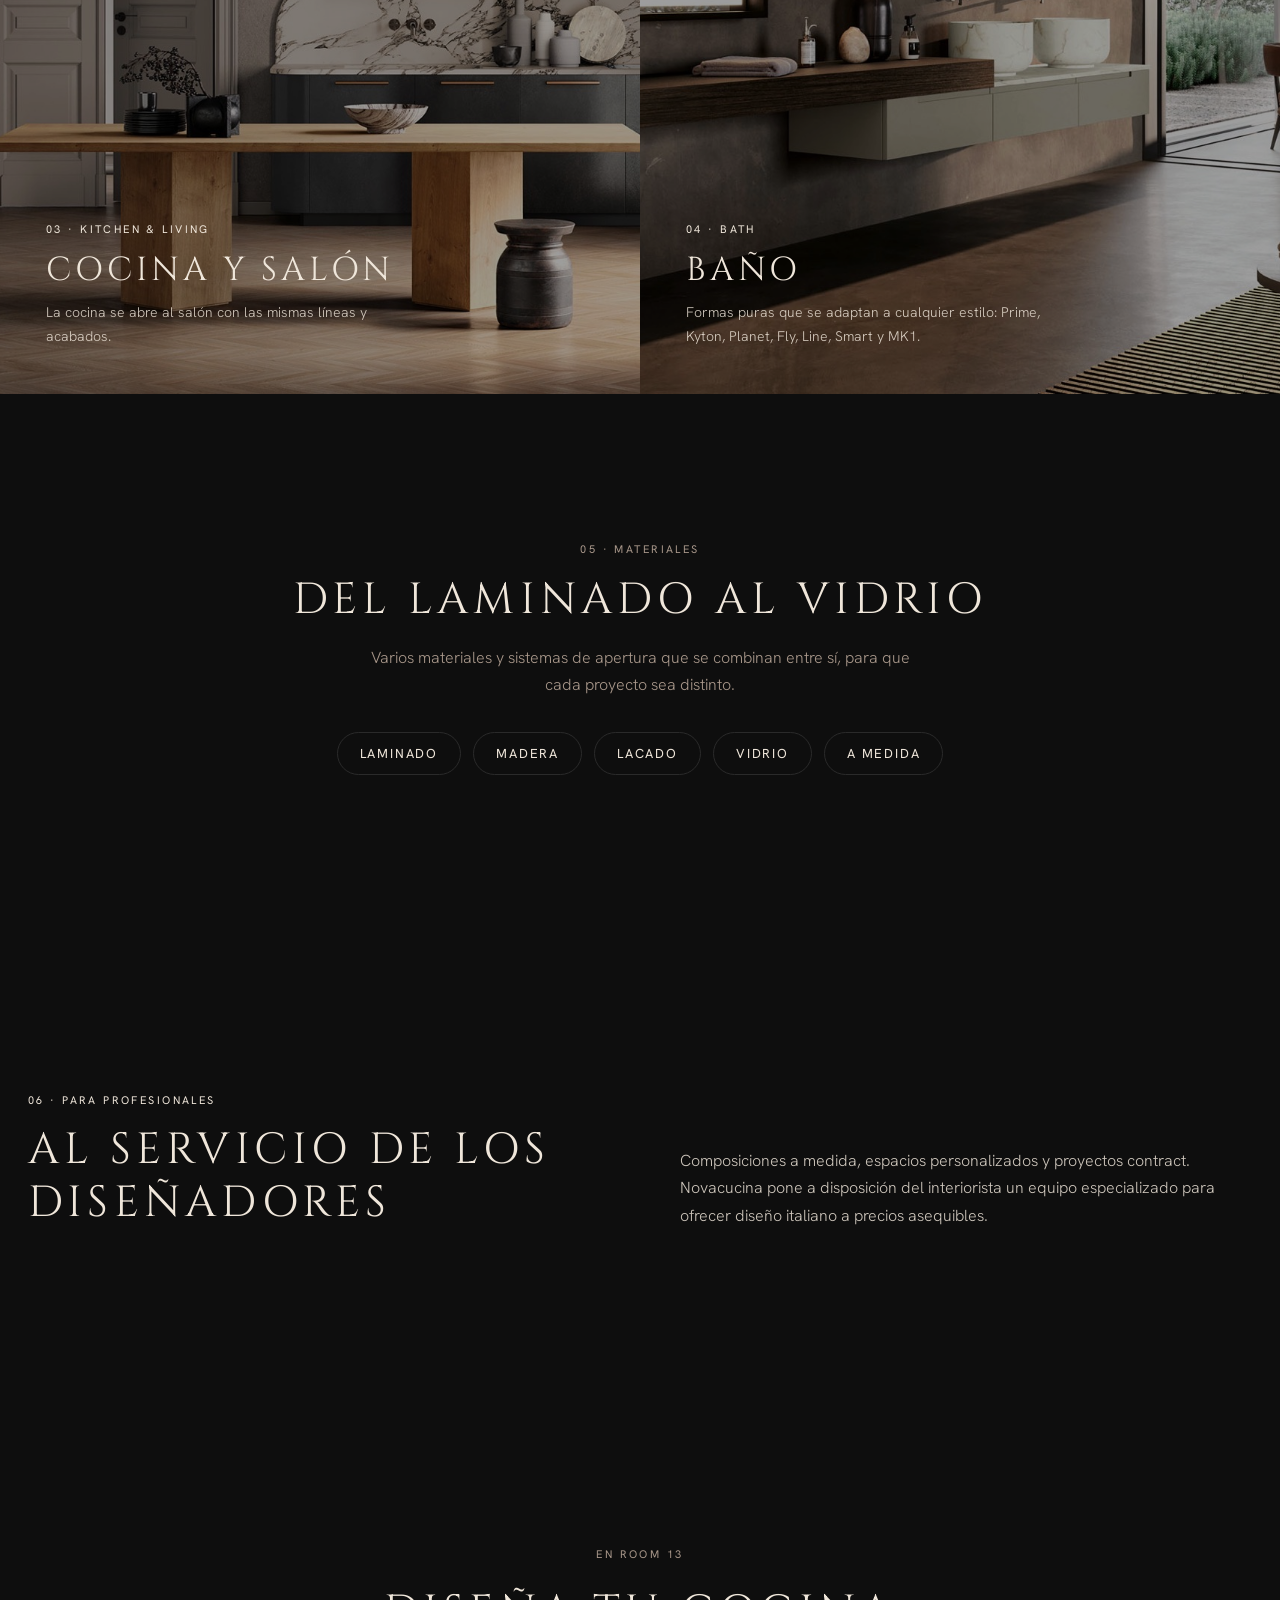
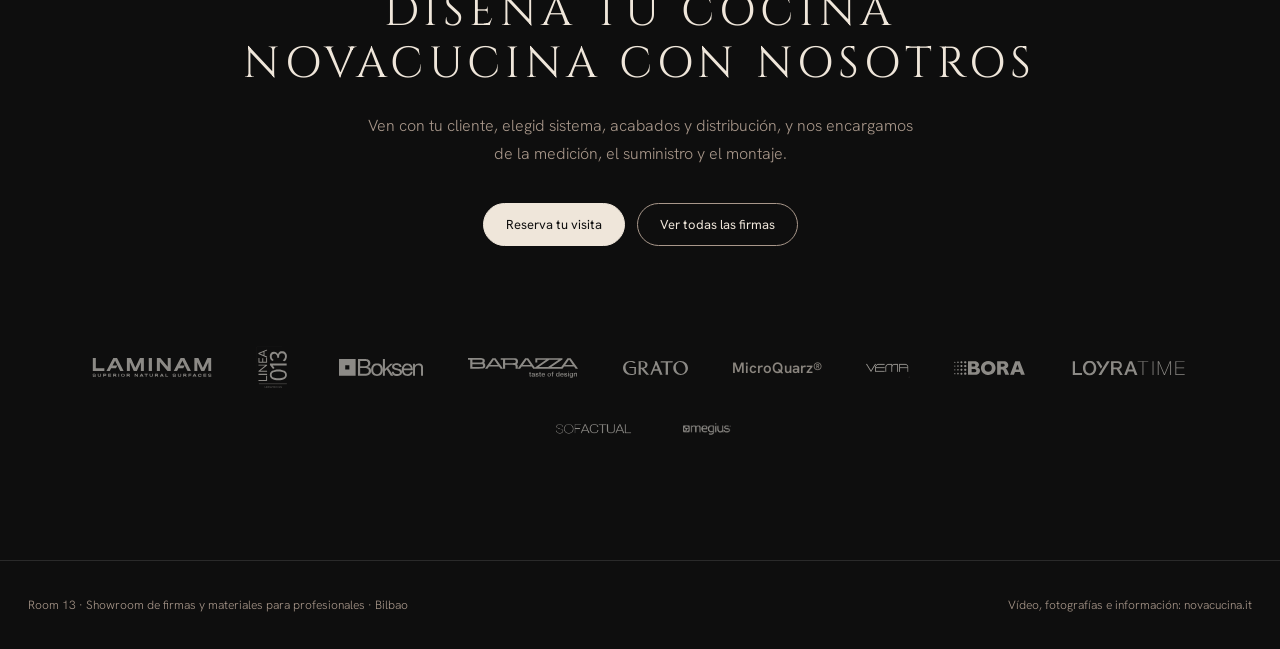
<file: novacucina.html>
<!doctype html>
<html lang="es">
<head>
<meta charset="utf-8">
<link rel="icon" href="img/favicon.svg" type="image/svg+xml">
<link rel="apple-touch-icon" href="img/favicon-180.png">
<meta name="viewport" content="width=device-width, initial-scale=1">
<title>Novacucina en Bilbao · Cocinas italianas | Room 13 Showroom</title>
<meta name="description" content="Cocinas Novacucina en Bilbao: diseño italiano para cocina, salón y baño. Compara sistemas y acabados en Room 13, showroom solo para profesionales.">
<link rel="canonical" href="https://room13.es/novacucina.html">
<meta name="robots" content="index, follow">
<meta name="theme-color" content="#0e0e0e">
<meta property="og:type" content="website">
<meta property="og:site_name" content="Room 13 Showroom">
<meta property="og:locale" content="es_ES">
<meta property="og:title" content="Novacucina en Bilbao · Cocinas italianas | Room 13 Showroom">
<meta property="og:description" content="Cocinas Novacucina en Bilbao: diseño italiano para cocina, salón y baño. Compara sistemas y acabados en Room 13, showroom solo para profesionales.">
<meta property="og:url" content="https://room13.es/novacucina.html">
<meta property="og:image" content="https://room13.es/img/novacucina/video-poster.jpg">
<meta name="twitter:card" content="summary_large_image">
<meta name="geo.region" content="ES-BI">
<meta name="geo.placename" content="Bilbao">
<script type="application/ld+json">{"@context": "https://schema.org", "@graph": [{"@type": "Organization", "@id": "https://room13.es/#org", "name": "Room 13", "alternateName": "Room 13 Showroom", "url": "https://room13.es/", "logo": "https://room13.es/img/marca/logo-512.png"}, {"@type": "WebPage", "@id": "https://room13.es/novacucina.html#pagina", "url": "https://room13.es/novacucina.html", "name": "Novacucina en Bilbao · Cocinas italianas", "inLanguage": "es-ES", "isPartOf": {"@id": "https://room13.es/#web"}, "about": {"@type": "Brand", "name": "Novacucina"}, "mentions": {"@id": "https://room13.es/#showroom"}, "primaryImageOfPage": "https://room13.es/img/novacucina/video-poster.jpg"}, {"@type": "BreadcrumbList", "itemListElement": [{"@type": "ListItem", "position": 1, "name": "Room 13", "item": "https://room13.es/"}, {"@type": "ListItem", "position": 2, "name": "Firmas", "item": "https://room13.es/#firmas"}, {"@type": "ListItem", "position": 3, "name": "Novacucina", "item": "https://room13.es/novacucina.html"}]}]}</script>
<link rel="preconnect" href="https://fonts.googleapis.com">
<link href="https://fonts.googleapis.com/css2?family=Cinzel:wght@400;500&family=Hanken+Grotesk:wght@300;400;500&display=swap" rel="stylesheet">
<style>
  :root {
    --fondo:#0e0e0e; --fondo-2:#171717; --fondo-3:#202020; --texto:#efe6da; --suave:#a8978a; --linea:#2a2a2a; --acento:#c9a57e;
    --display:Cinzel, 'Trajan Pro', Georgia, serif; --sans:'Hanken Grotesk', system-ui, sans-serif;
  }
  * { box-sizing:border-box; margin:0; padding:0; }
  html { scroll-behavior:smooth; }
  body { background:var(--fondo); color:var(--texto); font:300 16px/1.7 var(--sans); -webkit-font-smoothing:antialiased; }
  a { color:inherit; text-decoration:none; }
  img, video { display:block; max-width:100%; }
  .ancho { max-width:1280px; margin:0 auto; padding:0 28px; }
  @media (max-width:640px) { .ancho { padding:0 16px; } }
  .peq { font:400 11px/1.5 var(--sans); letter-spacing:.22em; text-transform:uppercase; color:var(--suave); }
  h2 { font:400 clamp(26px, 3.4vw, 46px)/1.2 var(--display); letter-spacing:.12em; text-transform:uppercase; }
  .pildora { display:inline-flex; align-items:center; gap:10px; font:400 13px var(--sans); padding:12px 22px; border:1px solid var(--suave); border-radius:999px; transition:background .3s, color .3s, border-color .3s; }
  .pildora:hover { background:var(--texto); color:var(--fondo); border-color:var(--texto); }
  .pildora.llena { background:var(--texto); color:var(--fondo); border-color:var(--texto); }
  .pildora.llena:hover { background:transparent; color:var(--texto); }
  .logo-firma { height:calc(64px * var(--e, 1)); width:auto; max-width:min(440px, 80vw); object-fit:contain; filter:brightness(0) invert(.92) sepia(.12); }
  @media (max-width:640px) { .logo-firma { height:calc(42px * var(--e, 1)); } }

  .aparece { opacity:0; transform:translateY(30px); transition:opacity 1.1s ease, transform 1.1s cubic-bezier(.2,.7,.2,1); }
  .aparece.visto { opacity:1; transform:none; }

  /* Cabecera */
  header { position:fixed; inset:0 0 auto; z-index:20; padding:20px 0; transition:background .4s; }
  header.solida { background:none; }
  header::before { content:""; position:absolute; inset:0 0 -46px; z-index:-1; pointer-events:none; opacity:0; transition:opacity .5s ease;
    background:linear-gradient(180deg, rgba(14,14,14,.78) 0%, rgba(14,14,14,.45) 50%, rgba(14,14,14,0) 100%);
    -webkit-backdrop-filter:blur(12px) saturate(1.1); backdrop-filter:blur(12px) saturate(1.1);
    -webkit-mask-image:linear-gradient(180deg, #000 0%, #000 45%, transparent 100%); mask-image:linear-gradient(180deg, #000 0%, #000 45%, transparent 100%); }
  header.solida::before { opacity:1; }
  header .ancho { display:flex; justify-content:space-between; align-items:center; gap:16px; }
  header nav { display:flex; gap:26px; align-items:center; font-size:13px; }
  header nav a:not(.pildora) { opacity:.8; } header nav a:not(.pildora):hover { opacity:1; }
  .marca { font:400 18px/1 var(--display); letter-spacing:.14em; }
  @media (max-width:640px) { header nav a:not(.pildora) { display:none; } }

  /* Portada: el vídeo de Novacucina a pantalla completa */
  .portada { position:relative; height:100svh; min-height:560px; overflow:hidden; }
  .portada video { position:absolute; inset:0; width:100%; height:100%; object-fit:cover; transform-origin:center; will-change:transform; }
  .portada::after { content:""; position:absolute; inset:0; background:linear-gradient(180deg, rgba(10,10,10,.45) 0%, transparent 25%, transparent 50%, rgba(10,10,10,.85) 100%); }
  .portada .pie { position:absolute; z-index:1; left:0; right:0; bottom:40px; text-align:center; }
  .portada .pie .peq { color:var(--texto); }
  .portada .logo-firma { margin:18px auto 22px; }
  .portada .datos { display:flex; justify-content:space-between; margin-top:26px; }
  .sonido { position:absolute; z-index:2; right:28px; top:50%; transform:translateY(-50%) rotate(90deg); transform-origin:right center; background:none; border:0; color:var(--texto); font:400 11px var(--sans); letter-spacing:.24em; text-transform:uppercase; opacity:.7; cursor:pointer; }
  .sonido:hover { opacity:1; }
  @media (max-width:640px) { .sonido { display:none; } }

  /* Manifiesto: se enciende al bajar */
  .manifiesto { height:200vh; }
  .manifiesto .fijo { position:sticky; top:0; height:100svh; display:flex; align-items:center; }
  .manifiesto p { font:400 clamp(21px, 2.7vw, 38px)/1.55 var(--display); letter-spacing:.04em; max-width:1000px; margin:0 auto; text-align:center; }
  .manifiesto span { opacity:.13; transition:opacity .4s; } .manifiesto span.luz { opacity:1; }
  .manifiesto em { font-style:normal; color:var(--acento); }

  /* Galería horizontal: al bajar, las cocinas pasan de lado */
  .galeria { position:relative; }
  .galeria .fijo { position:sticky; top:0; height:100svh; overflow:hidden; display:flex; flex-direction:column; justify-content:center; gap:30px; padding-top:70px; }
  .galeria .cab { width:100%; display:flex; justify-content:space-between; align-items:flex-end; gap:20px; }
  .galeria .contador { white-space:nowrap; font:400 13px var(--sans); letter-spacing:.2em; color:var(--suave); }
  .pista { display:flex; gap:22px; padding-left:max(28px, calc((100vw - 1280px) / 2 + 28px)); will-change:transform; }
  .cocina { flex:0 0 auto; width:min(54vw, 780px, calc((100svh - 300px) * 1.5)); }
  .cocina figure { aspect-ratio:3/2; overflow:hidden; border-radius:4px; }
  .cocina img { width:100%; height:100%; object-fit:cover; transform:scale(1.06); transition:transform 1.2s cubic-bezier(.2,.7,.2,1); }
  .cocina:hover img { transform:scale(1); }
  .cocina figcaption { display:flex; justify-content:space-between; margin-top:14px; font-size:13px; }
  .cocina figcaption b { font:400 15px var(--display); letter-spacing:.12em; text-transform:uppercase; }
  .cocina figcaption span { color:var(--suave); }
  .barra { height:1px; background:var(--linea); width:calc(100% - 56px); max-width:1224px; margin:0 auto; position:relative; }
  .barra i { position:absolute; inset:0 auto 0 0; width:0; background:var(--acento); }
  @media (max-width:760px) {
    .galeria { height:auto !important; }
    .galeria .fijo { position:static; height:auto; padding:110px 0 70px; }
    .pista { overflow-x:auto; scroll-snap-type:x mandatory; scroll-padding-inline:16px; padding:0 16px; transform:none !important; scrollbar-width:none; }
    .pista::-webkit-scrollbar { display:none; }
    .cocina { width:84vw; scroll-snap-align:start; }
    .barra { display:none; }
  }

  /* Historia en línea de tiempo */
  .historia { padding:150px 0 120px; }
  .historia .titulo { text-align:center; margin-bottom:90px; }
  .linea-tiempo { position:relative; }
  .linea-tiempo::before { content:""; position:absolute; left:50%; top:0; bottom:0; width:1px; background:var(--linea); }
  .linea-tiempo .progreso { position:absolute; left:50%; top:0; width:1px; height:0; background:var(--acento); }
  .hito { display:grid; grid-template-columns:1fr 1fr; gap:110px; align-items:center; margin-bottom:110px; position:relative; }
  .hito::after { content:""; position:absolute; left:50%; top:50%; width:9px; height:9px; border-radius:50%; background:var(--fondo); border:1px solid var(--acento); transform:translate(-50%, -50%); }
  .hito figure { overflow:hidden; border-radius:4px; aspect-ratio:4/3; }
  .hito img { width:100%; height:100%; object-fit:cover; }
  .hito .ano { font:400 clamp(44px, 6vw, 86px)/1 var(--display); color:var(--acento); letter-spacing:.04em; }
  .hito h3 { font:400 18px/1.3 var(--display); letter-spacing:.12em; text-transform:uppercase; margin:18px 0 12px; }
  .hito p { color:var(--suave); font-size:15px; max-width:440px; }
  .hito:nth-child(odd) figure { order:2; }
  @media (max-width:860px) {
    .linea-tiempo::before, .linea-tiempo .progreso, .hito::after { display:none; }
    .hito { grid-template-columns:1fr; gap:26px; margin-bottom:70px; } .hito:nth-child(odd) figure { order:0; }
  }

  /* Más allá de la cocina: pantalla partida */
  .partida { display:grid; grid-template-columns:1fr 1fr; min-height:100svh; }
  .partida a { position:relative; overflow:hidden; display:flex; align-items:flex-end; padding:46px; }
  .partida img { position:absolute; inset:0; width:100%; height:100%; object-fit:cover; transition:transform 1.6s cubic-bezier(.2,.7,.2,1), filter .8s; filter:brightness(.62); }
  .partida a:hover img { transform:scale(1.05); filter:brightness(.8); }
  .partida .txt { position:relative; z-index:1; max-width:380px; }
  .partida b { display:block; font:400 clamp(24px, 2.6vw, 36px)/1.2 var(--display); letter-spacing:.12em; text-transform:uppercase; margin:10px 0 10px; }
  .partida p { font-size:14px; opacity:.85; }
  @media (max-width:760px) { .partida { grid-template-columns:1fr; } .partida a { min-height:70svh; padding:28px 16px; } }

  /* Materiales y servicio a diseñadores */
  .materiales { padding:140px 0; text-align:center; }
  .chips { display:flex; flex-wrap:wrap; justify-content:center; gap:12px; margin:34px 0 0; }
  .chips span { font:400 13px var(--sans); letter-spacing:.14em; text-transform:uppercase; padding:12px 22px; border:1px solid var(--linea); border-radius:999px; }
  .disenadores { position:relative; padding:170px 0; overflow:hidden; }
  .disenadores .fondo { position:absolute; inset:-10% 0; background:url(img/novacucina/co5.jpg) center / cover; filter:brightness(.35); will-change:transform; }
  .disenadores .ancho { position:relative; display:grid; grid-template-columns:1fr 1fr; gap:80px; align-items:end; }
  .disenadores p { color:var(--texto); opacity:.85; font-size:16px; }
  @media (max-width:860px) { .disenadores .ancho { grid-template-columns:1fr; gap:24px; } }

  /* Cierre */
  .cierre { padding:140px 0 120px; text-align:center; }
  .cierre h2 { max-width:820px; margin:20px auto 22px; }
  .cierre p { max-width:560px; margin:0 auto 36px; color:var(--suave); }
  .cierre .botones { display:flex; gap:12px; justify-content:center; flex-wrap:wrap; }
  .otras { margin-top:100px; display:flex; flex-wrap:wrap; justify-content:center; gap:28px 44px; align-items:center; }
  .otras img { height:calc(20px * var(--e, 1)); width:auto; max-width:120px; object-fit:contain; filter:brightness(0) invert(.92) sepia(.12); opacity:.55; transition:opacity .3s; }
  .otras a:hover img { opacity:1; }
  .otras .txt { font:600 15px var(--sans); opacity:.55; }
  footer { border-top:1px solid var(--linea); padding:34px 0; font-size:12px; color:var(--suave); }
  footer .ancho { display:flex; justify-content:space-between; gap:16px; flex-wrap:wrap; }

  @media (prefers-reduced-motion:reduce) {
    .aparece { opacity:1; transform:none; transition:none; }
    .manifiesto { height:auto; } .manifiesto .fijo { position:static; height:auto; padding:140px 0; } .manifiesto span { opacity:1; }
    html { scroll-behavior:auto; }
  }

  /* Logo Room 13 · Showroom (mismo diseño que el rótulo) */
  .logo-r13 { display:block; height:42px; width:auto; }
  @media (max-width:640px) { .logo-r13 { height:34px; } }
  .sr { position:absolute; width:1px; height:1px; padding:0; margin:-1px; overflow:hidden; clip:rect(0 0 0 0); white-space:nowrap; border:0; }
</style>
<link rel="stylesheet" href="css/movil-firmas.css">
</head>
<body data-firma="novacucina">

<header id="cabecera">
  <div class="ancho">
    <a class="marca" href="index.html" aria-label="Room 13, inicio"><img src="img/marca/logo-peq.svg" alt="Room 13 Showroom" class="logo-r13"></a>
    <nav aria-label="Principal">
      <a href="index.html#firmas">Firmas</a>
      <a class="pildora" href="index.html#visita">Reserva tu visita</a>
    </nav>
  </div>
</header>

<main>
<section class="portada">
  <video id="video" src="img/novacucina/video.mp4" poster="img/novacucina/video-poster.jpg" autoplay muted loop playsinline aria-label="Vídeo de cocinas Novacucina"></video>
  <button class="sonido" id="pausa" type="button">Pausar vídeo</button>
  <div class="pie">
    <div class="ancho aparece">
      <p class="peq">Cocinas · Salón · Baño</p>
      <h1><img class="logo-firma" src="img/firmas/novacucina.svg" alt="Novacucina" style="--e:.85"><span class="sr"> Novacucina en Bilbao</span></h1>
      <p class="peq" style="color:var(--texto);opacity:.75">Project your space to feel good</p>
      <div class="datos peq"><span>Desde 1990</span><span>Made in Italy</span></div>
    </div>
  </div>
</section>

<section class="manifiesto" id="manifiesto">
  <div class="fijo"><div class="ancho">
    <p data-iluminar>Hay distintos enfoques para lograr las cosas. Novacucina, desde 1990, decidió <em>ponerse a escuchar</em>: comprender lo que quieren sus clientes, anticipar sus necesidades y <em>mezclar pasión con investigación</em>.</p>
  </div></div>
</section>

<section class="galeria" id="galeria">
  <div class="fijo">
    <div class="ancho cab">
      <div><span class="peq">01 · Colección Kitchen</span><h2 style="margin-top:12px">Cocinas que se viven</h2></div>
      <span class="contador"><span id="actual">01</span> / 08</span>
    </div>
    <div class="pista" id="pista">
      <figure class="cocina"><figure><img src="img/novacucina/k01.jpg" alt="Cocina Novacucina Sistema 2.2" loading="lazy"></figure><figcaption><b>Sistema 2.2</b><span>Composición 01</span></figcaption></figure>
      <figure class="cocina"><figure><img src="img/novacucina/k02.jpg" alt="Cocina Novacucina Sistema 2.2" loading="lazy"></figure><figcaption><b>Sistema 2.2</b><span>Composición 02</span></figcaption></figure>
      <figure class="cocina"><figure><img src="img/novacucina/k05.jpg" alt="Cocina Novacucina Sistema 2.2" loading="lazy"></figure><figcaption><b>Sistema 2.2</b><span>Composición 05</span></figcaption></figure>
      <figure class="cocina"><figure><img src="img/novacucina/k06.jpg" alt="Cocina Novacucina Planet" loading="lazy"></figure><figcaption><b>Planet</b><span>Composición 06</span></figcaption></figure>
      <figure class="cocina"><figure><img src="img/novacucina/k07.jpg" alt="Cocina Novacucina Sistema 2.2" loading="lazy"></figure><figcaption><b>Sistema 2.2</b><span>Composición 07</span></figcaption></figure>
      <figure class="cocina"><figure><img src="img/novacucina/k09.jpg" alt="Cocina Novacucina Sistema 2.2" loading="lazy"></figure><figcaption><b>Sistema 2.2</b><span>Composición 09</span></figcaption></figure>
      <figure class="cocina"><figure><img src="img/novacucina/k18.jpg" alt="Cocina Novacucina Sistema 2.2 Planet" loading="lazy"></figure><figcaption><b>Sistema 2.2 Planet</b><span>Composición 18</span></figcaption></figure>
      <figure class="cocina"><figure><img src="img/novacucina/k20.jpg" alt="Cocina Novacucina Sistema 2.2" loading="lazy"></figure><figcaption><b>Sistema 2.2</b><span>Composición 20</span></figcaption></figure>
    </div>
    <div class="barra"><i id="barra"></i></div>
  </div>
</section>

<section class="historia">
  <div class="ancho">
    <div class="titulo aparece"><span class="peq">02 · La firma</span><h2 style="margin-top:12px">Una historia italiana</h2></div>
    <div class="linea-tiempo" id="linea">
      <span class="progreso" id="progreso"></span>
      <div class="hito aparece">
        <figure><img src="img/novacucina/co8.jpg" alt="Sede de Novacucina" loading="lazy" style="object-position:50% 40%"></figure>
        <div><span class="ano">1990</span><h3>El comienzo</h3><p>Novacucina nace a principios de los noventa como fabricante de cocinas modulares de estilo clásico, y crece con fuerza en el mercado italiano del mueble.</p></div>
      </div>
      <div class="hito aparece">
        <figure><img src="img/novacucina/co3.jpg" alt="Instalaciones de Novacucina" loading="lazy"></figure>
        <div><span class="ano">10.000 m²</span><h3>La fábrica crece</h3><p>A finales de los noventa amplía la planta de producción hasta los 10.000 metros cuadrados cubiertos.</p></div>
      </div>
      <div class="hito aparece">
        <figure><img src="img/novacucina/k14.jpg" alt="Cocina moderna Novacucina" loading="lazy"></figure>
        <div><span class="ano">2000</span><h3>Una nueva era</h3><p>Con el nuevo milenio llega una nueva línea de producción y el giro hacia la cocina moderna, con foco en el diseño y los materiales. Y un laboratorio artesanal propio para proyectos a medida.</p></div>
      </div>
      <div class="hito aparece">
        <figure><img src="img/novacucina/co6.jpg" alt="Showroom de Novacucina" loading="lazy"></figure>
        <div><span class="ano">Hoy</span><h3>Made in Italy</h3><p>El corazón sigue siendo la cocina moderna, ampliada con salón y baño en armonía, de la mano de pequeños artesanos de la zona.</p></div>
      </div>
    </div>
  </div>
</section>

<section class="partida">
  <a href="#cierre"><img src="img/novacucina/living.jpg" alt="Kitchen & Living de Novacucina" loading="lazy"><div class="txt"><span class="peq" style="color:var(--texto)">03 · Kitchen &amp; Living</span><b>Cocina y salón</b><p>La cocina se abre al salón con las mismas líneas y acabados.</p></div></a>
  <a href="#cierre"><img src="img/novacucina/bano.jpg" alt="Colección Bath de Novacucina" loading="lazy"><div class="txt"><span class="peq" style="color:var(--texto)">04 · Bath</span><b>Baño</b><p>Formas puras que se adaptan a cualquier estilo: Prime, Kyton, Planet, Fly, Line, Smart y MK1.</p></div></a>
</section>

<section class="materiales">
  <div class="ancho aparece">
    <span class="peq">05 · Materiales</span>
    <h2 style="margin-top:12px">Del laminado al vidrio</h2>
    <p style="color:var(--suave);max-width:560px;margin:18px auto 0">Varios materiales y sistemas de apertura que se combinan entre sí, para que cada proyecto sea distinto.</p>
    <div class="chips"><span>Laminado</span><span>Madera</span><span>Lacado</span><span>Vidrio</span><span>A medida</span></div>
  </div>
</section>

<section class="disenadores">
  <div class="fondo" id="fondo-dis" role="img" aria-label="Materioteca de Novacucina"></div>
  <div class="ancho aparece">
    <div><span class="peq" style="color:var(--texto)">06 · Para profesionales</span><h2 style="margin-top:12px">Al servicio de los diseñadores</h2></div>
    <p>Composiciones a medida, espacios personalizados y proyectos contract. Novacucina pone a disposición del interiorista un equipo especializado para ofrecer diseño italiano a precios asequibles.</p>
  </div>
</section>

<section class="cierre" id="cierre">
  <div class="ancho aparece">
    <span class="peq">En Room 13</span>
    <h2>Diseña tu cocina Novacucina con nosotros</h2>
    <p>Ven con tu cliente, elegid sistema, acabados y distribución, y nos encargamos de la medición, el suministro y el montaje.</p>
    <div class="botones"><a class="pildora llena" href="index.html#visita">Reserva tu visita</a><a class="pildora" href="index.html#firmas">Ver todas las firmas</a></div>
    <nav class="otras" aria-label="Otras firmas" id="otras"></nav>
  </div>
</section>
</main>

<footer><div class="ancho"><span>Room 13 · Showroom de firmas y materiales para profesionales · Bilbao</span><span>Vídeo, fotografías e información: novacucina.it</span></div></footer>

<script>

  const quieto = matchMedia('(prefers-reduced-motion: reduce)').matches;
  const video = document.getElementById('video'), pausa = document.getElementById('pausa');
  if (quieto) { video.pause(); video.removeAttribute('autoplay'); pausa.textContent = 'Ver vídeo'; }
  pausa.onclick = () => { if (video.paused) { video.play(); pausa.textContent = 'Pausar vídeo'; } else { video.pause(); pausa.textContent = 'Ver vídeo'; } };

  // Manifiesto: palabra a palabra
  const frase = document.querySelector('[data-iluminar]');
  frase.querySelectorAll('em').forEach(e => e.innerHTML = e.textContent.split(' ').map(w => `<span>${w}</span>`).join(' '));
  [...frase.childNodes].filter(n => n.nodeType === 3).forEach(n => { const d = document.createElement('i'); d.style.fontStyle = 'normal'; d.innerHTML = n.textContent.split(/(\s+)/).map(w => w.trim() ? `<span>${w}</span>` : w).join(''); n.replaceWith(d); });
  const palabras = [...frase.querySelectorAll('span')];

  const cab = document.getElementById('cabecera'), man = document.getElementById('manifiesto');
  const gal = document.getElementById('galeria'), pista = document.getElementById('pista'), barra = document.getElementById('barra'), actual = document.getElementById('actual');
  const linea = document.getElementById('linea'), progreso = document.getElementById('progreso'), fondoDis = document.getElementById('fondo-dis');
  const horizontal = () => innerWidth > 760 && !quieto;
  const medir = () => { gal.style.height = horizontal() ? `${innerHeight + pista.scrollWidth - innerWidth + 100}px` : ''; };
  const entre = (v) => Math.min(1, Math.max(0, v));
  const alBajar = () => {
    cab.classList.toggle('solida', scrollY > innerHeight * .7);
    if (!quieto && scrollY < innerHeight) video.style.transform = `scale(${1 + scrollY / innerHeight * .12})`;
    const m = man.getBoundingClientRect(), am = quieto ? 1 : entre(-m.top / (man.offsetHeight - innerHeight * .8));
    palabras.forEach((p, i) => p.classList.toggle('luz', i < Math.round(am * palabras.length)));
    if (horizontal()) {
      const g = gal.getBoundingClientRect(), ag = entre(-g.top / (gal.offsetHeight - innerHeight));
      pista.style.transform = `translateX(${-ag * (pista.scrollWidth - innerWidth + 56)}px)`;
      barra.style.width = `${ag * 100}%`;
      actual.textContent = String(Math.min(8, 1 + Math.floor(ag * 8))).padStart(2, '0');
    }
    const l = linea.getBoundingClientRect(); progreso.style.height = `${entre((innerHeight * .6 - l.top) / l.height) * 100}%`;
    const d = fondoDis.parentElement.getBoundingClientRect(); if (!quieto) fondoDis.style.transform = `translateY(${(d.top - innerHeight / 2) * -.12}px)`;
  };
  let pend = false;
  addEventListener('scroll', () => { if (!pend) { pend = true; requestAnimationFrame(() => { alBajar(); pend = false; }); } }, { passive: true });
  addEventListener('resize', () => { medir(); alBajar(); });
  addEventListener('load', () => { medir(); alBajar(); });
  medir(); alBajar();
  if (!horizontal()) pista.addEventListener('scroll', () => actual.textContent = String(1 + Math.round(pista.scrollLeft / pista.children[0].offsetWidth)).padStart(2, '0'), { passive: true });

  const obs = new IntersectionObserver(es => es.forEach(e => { if (e.isIntersecting) { e.target.classList.add('visto'); obs.unobserve(e.target); } }), { threshold: .15 });
  document.querySelectorAll('.aparece').forEach(el => obs.observe(el));
</script>
<script src="js/firmas.js"></script>
</body>
</html>
</file>
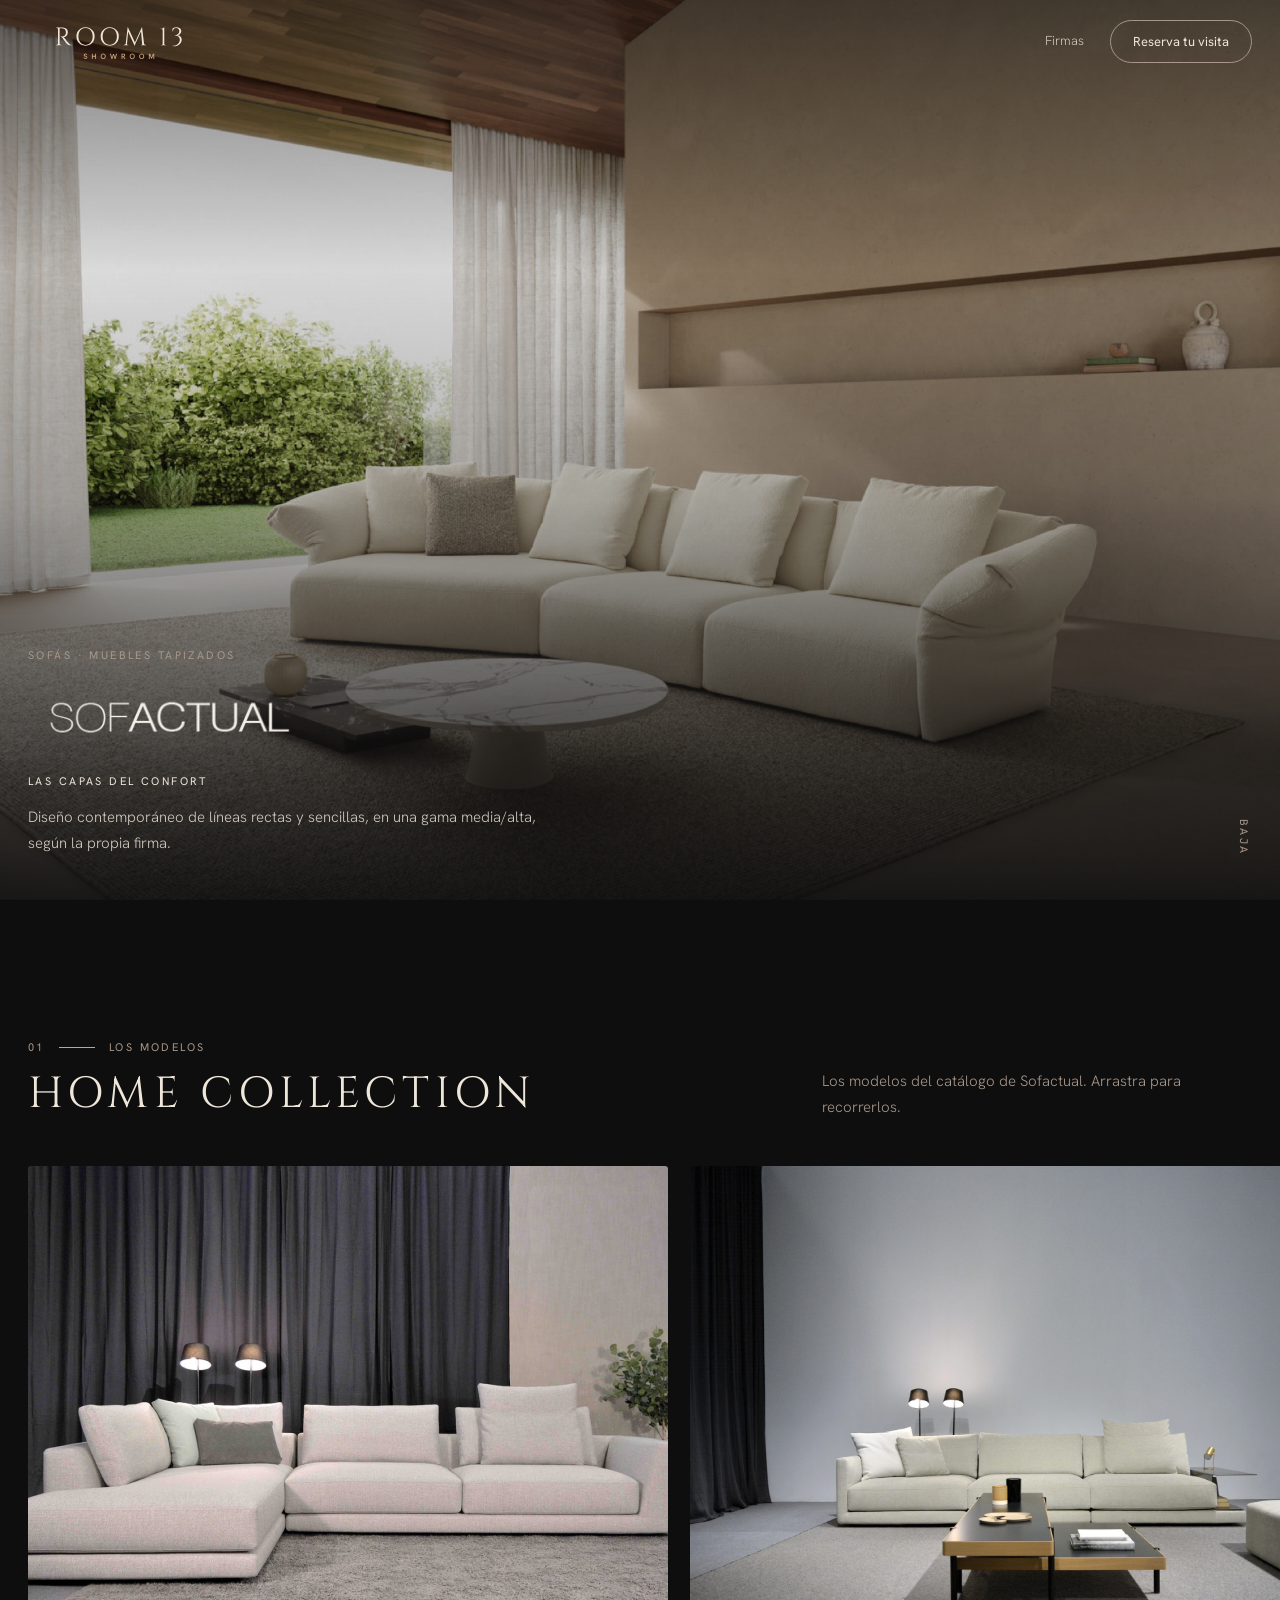
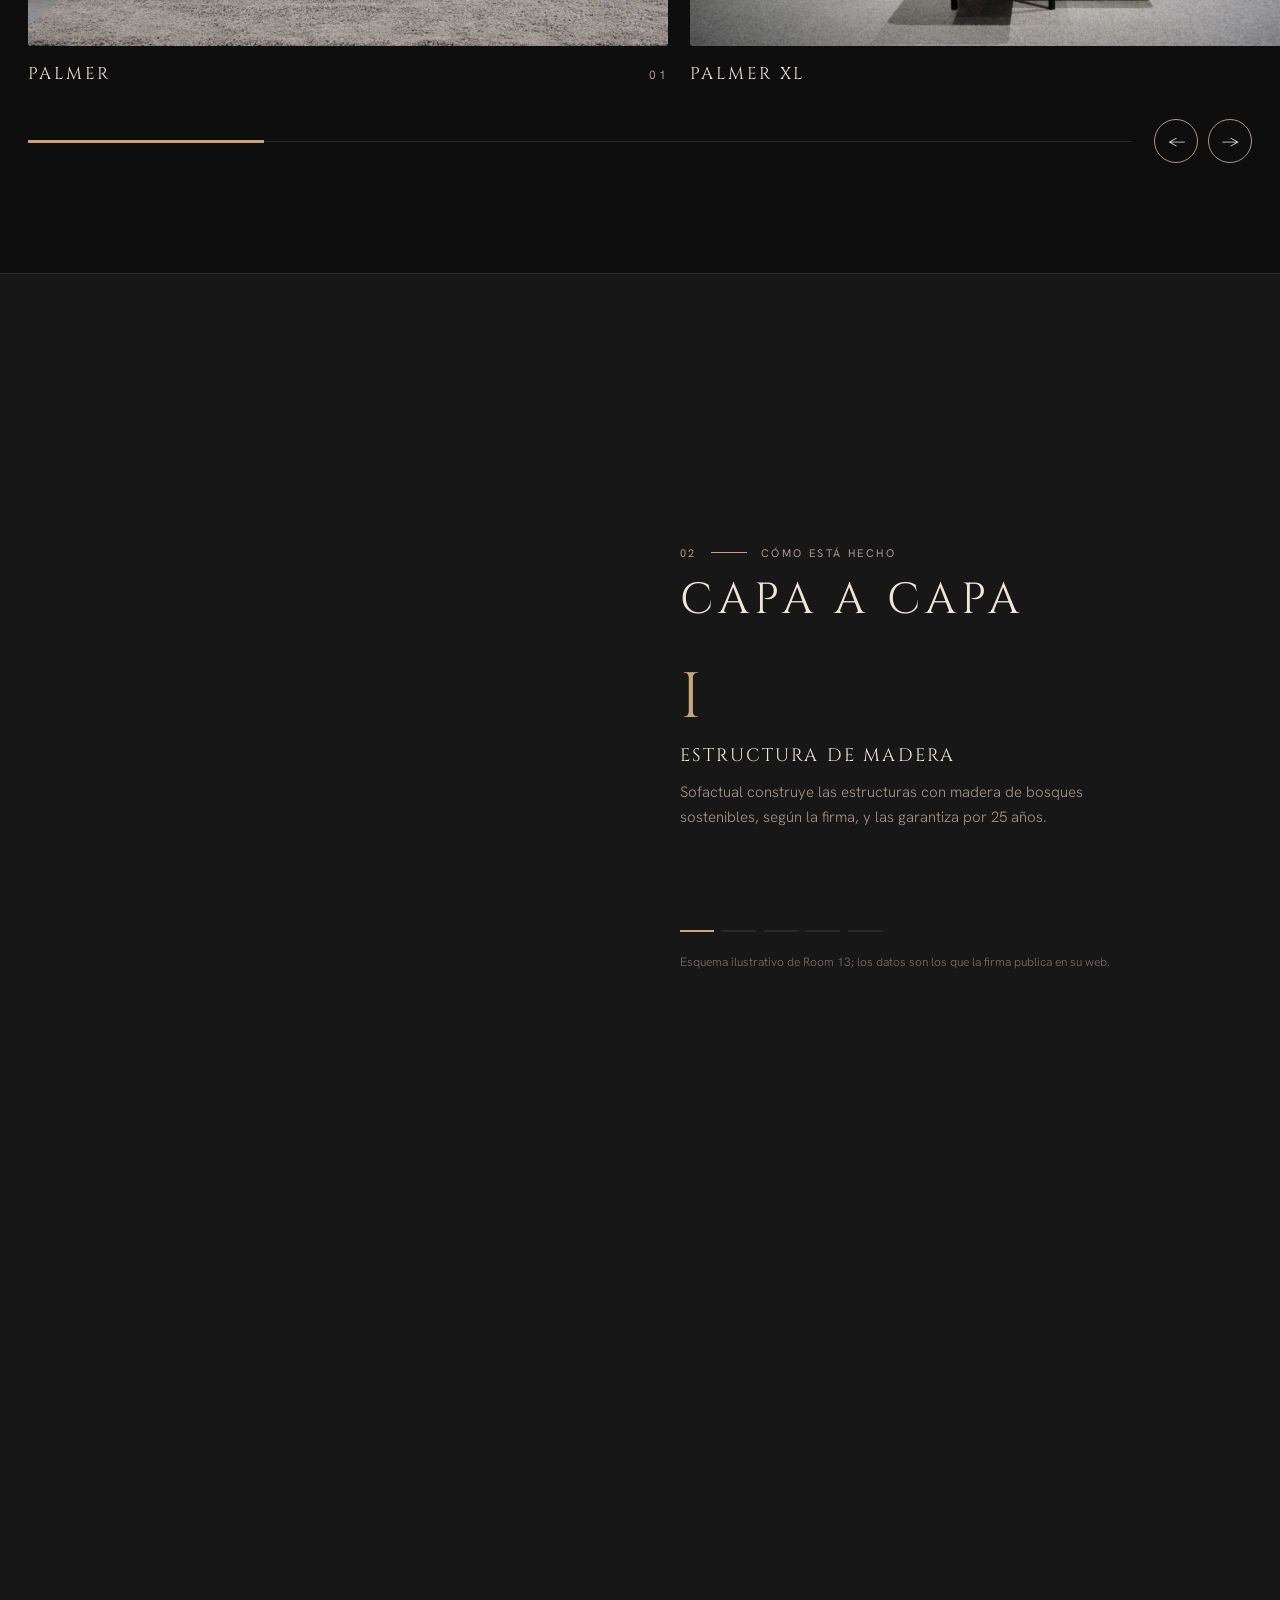
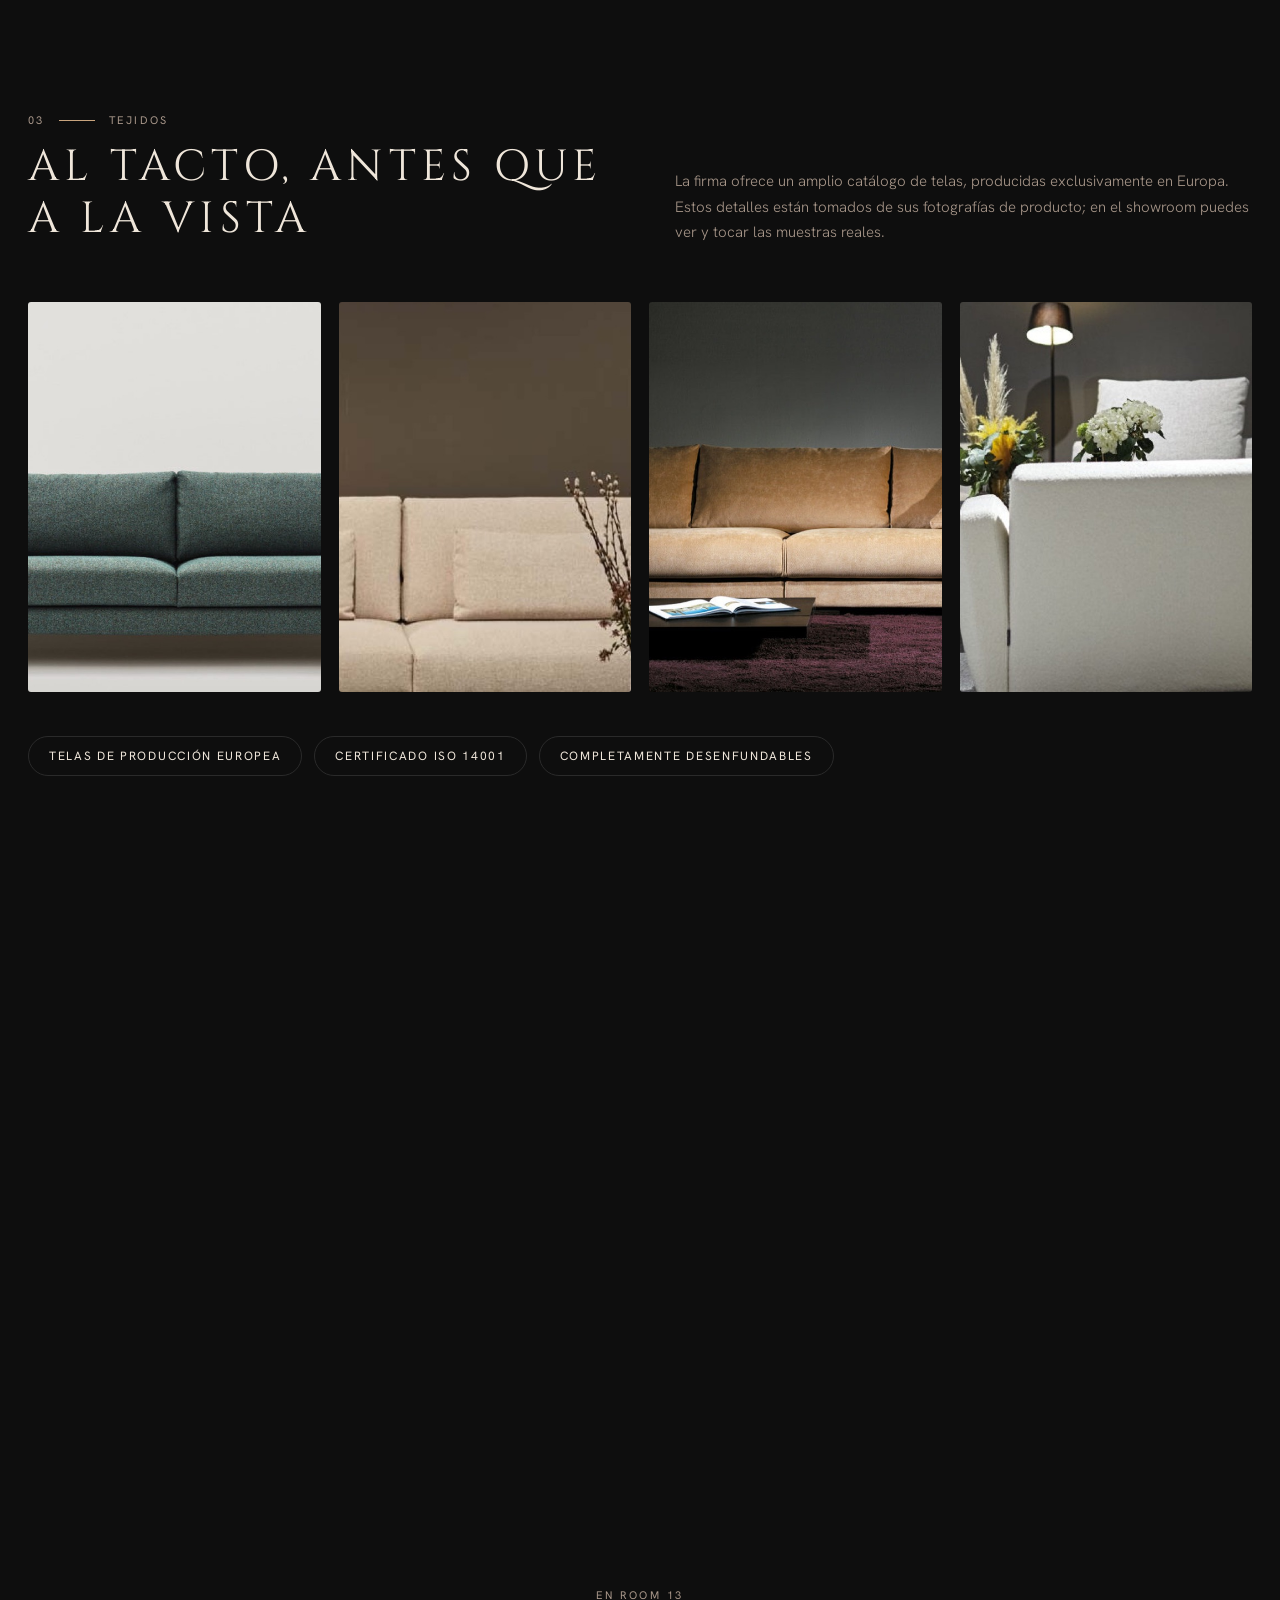
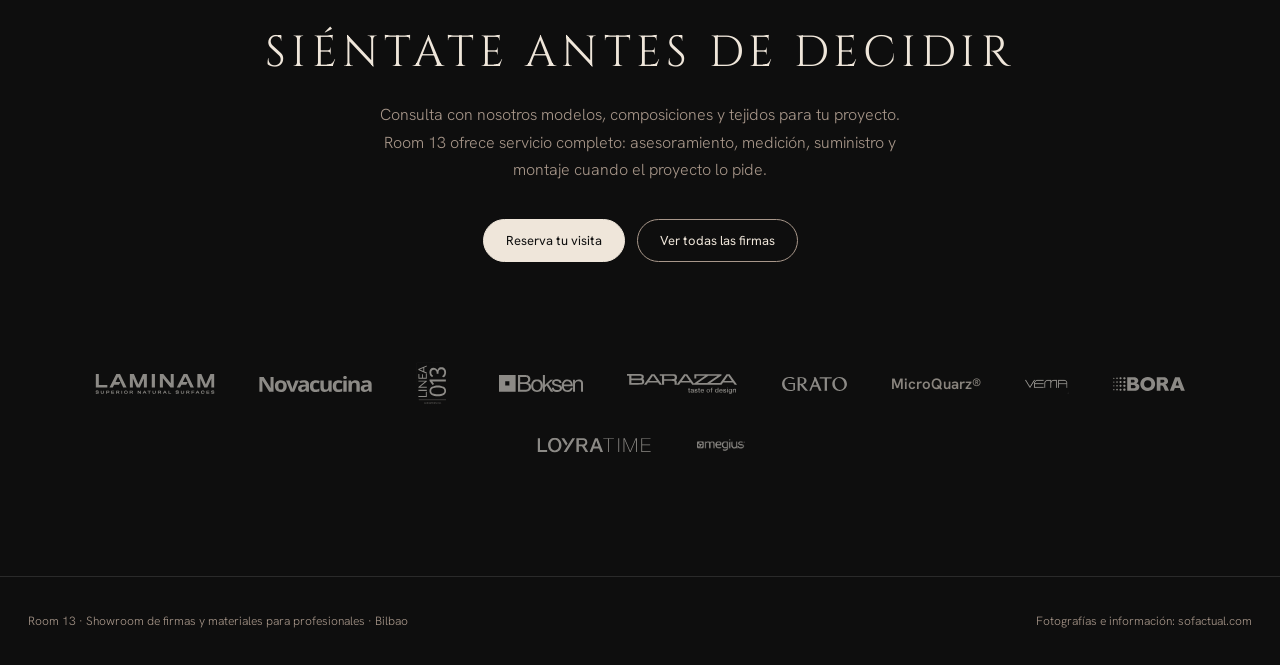
<file: sofactual.html>
<!doctype html>
<html lang="es">
<head>
<meta charset="utf-8">
<link rel="icon" href="img/favicon.svg" type="image/svg+xml">
<link rel="apple-touch-icon" href="img/favicon-180.png">
<meta name="viewport" content="width=device-width, initial-scale=1">
<title>Sofactual en Bilbao · Sofás de diseño | Room 13 Showroom</title>
<meta name="description" content="Sofás Sofactual en Bilbao: modelos desenfundables de líneas rectas, fabricados en España. Pruébalos en Room 13, showroom para profesionales.">
<link rel="canonical" href="https://room13.es/sofactual.html">
<meta name="robots" content="index, follow">
<meta name="theme-color" content="#0e0e0e">
<meta property="og:type" content="website">
<meta property="og:site_name" content="Room 13 Showroom">
<meta property="og:locale" content="es_ES">
<meta property="og:title" content="Sofactual en Bilbao · Sofás de diseño | Room 13 Showroom">
<meta property="og:description" content="Sofás Sofactual en Bilbao: modelos desenfundables de líneas rectas, fabricados en España. Pruébalos en Room 13, showroom para profesionales.">
<meta property="og:url" content="https://room13.es/sofactual.html">
<meta property="og:image" content="https://room13.es/img/sofactual/portada.jpg">
<meta name="twitter:card" content="summary_large_image">
<meta name="geo.region" content="ES-BI">
<meta name="geo.placename" content="Bilbao">
<script type="application/ld+json">{"@context": "https://schema.org", "@graph": [{"@type": "Organization", "@id": "https://room13.es/#org", "name": "Room 13", "alternateName": "Room 13 Showroom", "url": "https://room13.es/", "logo": "https://room13.es/img/marca/logo-512.png"}, {"@type": "WebPage", "@id": "https://room13.es/sofactual.html#pagina", "url": "https://room13.es/sofactual.html", "name": "Sofactual en Bilbao · Sofás de diseño", "inLanguage": "es-ES", "isPartOf": {"@id": "https://room13.es/#web"}, "about": {"@type": "Brand", "name": "Sofactual"}, "mentions": {"@id": "https://room13.es/#showroom"}, "primaryImageOfPage": "https://room13.es/img/sofactual/portada.jpg"}, {"@type": "BreadcrumbList", "itemListElement": [{"@type": "ListItem", "position": 1, "name": "Room 13", "item": "https://room13.es/"}, {"@type": "ListItem", "position": 2, "name": "Firmas", "item": "https://room13.es/#firmas"}, {"@type": "ListItem", "position": 3, "name": "Sofactual", "item": "https://room13.es/sofactual.html"}]}]}</script>
<link rel="preconnect" href="https://fonts.googleapis.com">
<link href="https://fonts.googleapis.com/css2?family=Cinzel:wght@400;500&family=Hanken+Grotesk:wght@300;400;500&display=swap" rel="stylesheet">
<style>
  :root {
    --fondo:#0e0e0e; --fondo-2:#171717; --fondo-3:#202020; --texto:#efe6da; --suave:#a8978a; --linea:#2a2a2a; --acento:#c9a57e;
    --display:Cinzel, 'Trajan Pro', Georgia, serif; --sans:'Hanken Grotesk', system-ui, sans-serif;
  }
  * { box-sizing:border-box; margin:0; padding:0; }
  html { scroll-behavior:smooth; }
  body { background:var(--fondo); color:var(--texto); font:300 16px/1.7 var(--sans); -webkit-font-smoothing:antialiased; overflow-x:hidden; }
  a { color:inherit; text-decoration:none; }
  img, video { display:block; max-width:100%; }
  button { font:inherit; color:inherit; background:none; border:0; cursor:pointer; }
  .ancho { max-width:1280px; margin:0 auto; padding:0 28px; }
  @media (max-width:640px) { .ancho { padding:0 16px; } }
  .peq { font:400 11px/1.5 var(--sans); letter-spacing:.22em; text-transform:uppercase; color:var(--suave); }
  h1, h2 { font:400 clamp(26px, 3.4vw, 46px)/1.2 var(--display); letter-spacing:.12em; text-transform:uppercase; }
  .pildora { display:inline-flex; align-items:center; gap:10px; font:400 13px var(--sans); padding:12px 22px; border:1px solid var(--suave); border-radius:999px; transition:background .3s, color .3s, border-color .3s; }
  .pildora:hover { background:var(--texto); color:var(--fondo); border-color:var(--texto); }
  .pildora.llena { background:var(--texto); color:var(--fondo); border-color:var(--texto); }
  .pildora.llena:hover { background:transparent; color:var(--texto); }
  .logo-firma { height:calc(64px * var(--e, 1)); width:auto; max-width:min(440px, 80vw); object-fit:contain; filter:brightness(0) invert(.92) sepia(.12); }
  @media (max-width:640px) { .logo-firma { height:calc(42px * var(--e, 1)); } }

  .aparece { opacity:0; transform:translateY(30px); transition:opacity 1.1s ease, transform 1.1s cubic-bezier(.2,.7,.2,1); }
  .aparece.visto { opacity:1; transform:none; }

  /* Cabecera */
  header { position:fixed; inset:0 0 auto; z-index:20; padding:20px 0; transition:background .4s; }
  header.solida { background:none; }
  header::before { content:""; position:absolute; inset:0 0 -46px; z-index:-1; pointer-events:none; opacity:0; transition:opacity .5s ease;
    background:linear-gradient(180deg, rgba(14,14,14,.78) 0%, rgba(14,14,14,.45) 50%, rgba(14,14,14,0) 100%);
    -webkit-backdrop-filter:blur(12px) saturate(1.1); backdrop-filter:blur(12px) saturate(1.1);
    -webkit-mask-image:linear-gradient(180deg, #000 0%, #000 45%, transparent 100%); mask-image:linear-gradient(180deg, #000 0%, #000 45%, transparent 100%); }
  header.solida::before { opacity:1; }
  header .ancho { display:flex; justify-content:space-between; align-items:center; gap:16px; }
  header nav { display:flex; gap:26px; align-items:center; font-size:13px; }
  header nav a:not(.pildora) { opacity:.8; } header nav a:not(.pildora):hover { opacity:1; }
  .marca { font:400 18px/1 var(--display); letter-spacing:.14em; }
  @media (max-width:640px) { header nav a:not(.pildora) { display:none; } }

  /* Portada: sofá en ambiente con zoom lento */
  .portada { position:relative; height:100svh; min-height:560px; overflow:hidden; }
  .portada .foto { position:absolute; inset:0; width:100%; height:100%; object-fit:cover; object-position:50% 60%; transform-origin:60% 70%; animation:kb 26s ease-in-out infinite alternate; will-change:transform; }
  @keyframes kb { from { transform:scale(1); } to { transform:scale(1.14); } }
  .portada::after { content:""; position:absolute; inset:0; background:linear-gradient(180deg, rgba(10,10,10,.55) 0%, rgba(10,10,10,.1) 30%, rgba(10,10,10,.25) 55%, rgba(10,10,10,.9) 100%); }
  .portada .pie { position:absolute; z-index:1; left:0; right:0; bottom:44px; }
  .portada .logo-firma { margin:16px 0 22px; }
  .portada h1 { max-width:760px; }
  .portada .sub { margin-top:16px; max-width:520px; color:var(--texto); opacity:.85; font-size:15px; }
  .portada .baja { position:absolute; z-index:1; right:28px; bottom:44px; writing-mode:vertical-rl; }
  @media (max-width:640px) { .portada .baja { display:none; } .portada .pie { bottom:32px; } }

  .folio { display:flex; align-items:center; gap:14px; font:400 11px var(--sans); letter-spacing:.22em; text-transform:uppercase; color:var(--suave); }
  .folio i { width:36px; height:1px; background:var(--acento); }

  /* 01 Modelos: carrusel arrastrable */
  .modelos { padding:140px 0 110px; }
  .modelos .cab { display:flex; justify-content:space-between; align-items:flex-end; gap:28px; flex-wrap:wrap; margin-bottom:46px; }
  .modelos .cab h2 { margin-top:14px; }
  .modelos .cab p { max-width:430px; color:var(--suave); font-size:15px; }
  .carril { display:flex; gap:22px; overflow-x:auto; scroll-snap-type:x mandatory; scrollbar-width:none; padding:0 max(28px, calc((100vw - 1280px) / 2 + 28px)); scroll-padding-inline:max(28px, calc((100vw - 1280px) / 2 + 28px)); cursor:grab; user-select:none; -webkit-user-select:none; overscroll-behavior-x:contain; }
  .carril::-webkit-scrollbar { display:none; }
  .carril.arrastra { cursor:grabbing; scroll-snap-type:none; scroll-behavior:auto; }
  .modelo { flex:0 0 auto; width:min(62vw, 640px); scroll-snap-align:start; }
  .modelo .fig { aspect-ratio:4/3; overflow:hidden; border-radius:3px; background:#d9d6d0; }
  .modelo img { width:100%; height:100%; object-fit:cover; -webkit-user-drag:none; pointer-events:none; transition:transform 1.4s cubic-bezier(.2,.7,.2,1); }
  .modelo:hover img { transform:scale(1.04); }
  .modelo figcaption { display:flex; justify-content:space-between; align-items:baseline; margin-top:16px; }
  .modelo b { font:400 17px var(--display); letter-spacing:.14em; text-transform:uppercase; }
  .modelo span { font:400 12px var(--sans); letter-spacing:.2em; color:var(--suave); }
  .mando { display:flex; align-items:center; gap:22px; margin-top:34px; }
  .barra { flex:1; height:1px; background:var(--linea); position:relative; }
  .barra i { position:absolute; left:0; top:-1px; height:3px; width:20%; background:var(--acento); transition:transform .15s linear; }
  .flechas { display:flex; gap:10px; }
  .flechas button { width:44px; height:44px; border:1px solid var(--suave); border-radius:50%; font-size:16px; transition:background .3s, color .3s; }
  .flechas button:hover { background:var(--texto); color:var(--fondo); }
  @media (max-width:640px) { .modelos { padding:100px 0 80px; } .modelo { width:80vw; } .carril { gap:14px; padding:0 16px; scroll-padding-inline:16px; } .flechas { display:none; } }

  /* 02 Cómo está hecho: las capas se apilan al bajar */
  .capas { position:relative; background:var(--fondo-2); border-block:1px solid var(--linea); }
  .capas .fijo { position:sticky; top:0; height:100svh; display:flex; align-items:center; padding-top:70px; }
  .capas .rej { display:grid; grid-template-columns:1fr 1fr; gap:80px; align-items:center; width:100%; }
  .capas svg { width:100%; height:min(72svh, 640px); overflow:visible; }
  .capas .capa { transition:opacity .15s linear; }
  .capas h2 { margin:14px 0 40px; }
  .pasos { position:relative; min-height:230px; }
  .paso { position:absolute; inset:0 auto auto 0; opacity:0; transform:translateY(16px); transition:opacity .6s, transform .6s; pointer-events:none; }
  .paso.on { opacity:1; transform:none; pointer-events:auto; }
  .paso .n { font:400 clamp(44px, 5vw, 70px)/1 var(--display); color:var(--acento); letter-spacing:.04em; }
  .paso h3 { font:400 18px/1.3 var(--display); letter-spacing:.12em; text-transform:uppercase; margin:14px 0 12px; }
  .paso p { color:var(--suave); font-size:15px; max-width:460px; }
  .indice { display:flex; gap:8px; margin-top:34px; }
  .indice i { width:34px; height:2px; background:var(--linea); transition:background .5s; }
  .indice i.on { background:var(--acento); }
  .nota { margin-top:20px; font-size:12px; color:var(--suave); opacity:.7; }
  @media (max-width:860px) {
    .capas .fijo { padding-top:64px; align-items:flex-start; }
    .capas .rej { grid-template-columns:1fr; gap:6px; padding-top:14px; }
    .capas svg { height:36svh; }
    .capas h2 { display:none; }
    .pasos { min-height:200px; }
    .paso .n { font-size:38px; } .paso p { font-size:14px; }
    .indice { margin-top:14px; } .nota { display:none; }
  }

  /* 03 Tejidos */
  .tejidos { padding:140px 0 120px; }
  .tejidos .cab { display:grid; grid-template-columns:1fr 1fr; gap:70px; align-items:end; margin-bottom:56px; }
  .tejidos .cab h2 { margin-top:14px; }
  .tejidos .cab p { color:var(--suave); font-size:15px; }
  .muestras { display:grid; grid-template-columns:repeat(4, 1fr); gap:18px; }
  .muestra { aspect-ratio:3/4; border-radius:3px; background-repeat:no-repeat; background-size:340%; overflow:hidden; transition:background-size 1.6s cubic-bezier(.2,.7,.2,1); }
  .muestra:hover { background-size:400%; }
  .sellos { display:flex; flex-wrap:wrap; gap:12px; margin-top:44px; }
  .sellos span { font:400 12px var(--sans); letter-spacing:.14em; text-transform:uppercase; padding:11px 20px; border:1px solid var(--linea); border-radius:999px; }
  @media (max-width:860px) { .tejidos { padding:100px 0 80px; } .tejidos .cab { grid-template-columns:1fr; gap:18px; } .muestras { grid-template-columns:1fr 1fr; gap:10px; } }

  /* 04 La casa */
  .casa { position:relative; padding:170px 0; overflow:hidden; }
  .casa .fondo { position:absolute; inset:-12% 0; background:url(img/sofactual/ambiente-oscuro.jpg) center / cover; filter:brightness(.38); will-change:transform; }
  .casa .ancho { position:relative; display:grid; grid-template-columns:1fr 1fr; gap:80px; align-items:end; }
  .casa h2 { margin-top:14px; }
  .casa p { opacity:.88; font-size:16px; }
  .datos { display:flex; gap:34px; margin-top:30px; flex-wrap:wrap; }
  .datos div b { display:block; font:400 clamp(28px, 3vw, 40px)/1 var(--display); color:var(--acento); letter-spacing:.06em; }
  .datos div span { font-size:12px; color:var(--suave); letter-spacing:.12em; text-transform:uppercase; }
  @media (max-width:860px) { .casa { padding:110px 0; } .casa .ancho { grid-template-columns:1fr; gap:24px; } }

  /* Cierre */
  .cierre { padding:140px 0 120px; text-align:center; }
  .cierre h2 { max-width:820px; margin:20px auto 22px; }
  .cierre p { max-width:560px; margin:0 auto 36px; color:var(--suave); }
  .cierre .botones { display:flex; gap:12px; justify-content:center; flex-wrap:wrap; }
  .otras { margin-top:100px; display:flex; flex-wrap:wrap; justify-content:center; gap:28px 44px; align-items:center; }
  .otras img { height:calc(20px * var(--e, 1)); width:auto; max-width:120px; object-fit:contain; filter:brightness(0) invert(.92) sepia(.12); opacity:.55; transition:opacity .3s; }
  .otras a:hover img { opacity:1; }
  .otras .txt { font:600 15px var(--sans); opacity:.55; }
  footer { border-top:1px solid var(--linea); padding:34px 0; font-size:12px; color:var(--suave); }
  footer .ancho { display:flex; justify-content:space-between; gap:16px; flex-wrap:wrap; }

  @media (prefers-reduced-motion:reduce) {
    .aparece { opacity:1; transform:none; transition:none; }
    .portada .foto { animation:none; }
    html { scroll-behavior:auto; }
    .capas .fijo { position:static; height:auto; padding:120px 0; }
    .capas .rej { align-items:start; }
    .capas svg { height:auto; max-height:70svh; }
    .pasos { min-height:0; display:grid; gap:34px; }
    .paso { position:static; opacity:1; transform:none; transition:none; }
    .indice { display:none; }
    .muestra, .modelo img { transition:none; }
  }

  /* Logo Room 13 · Showroom (mismo diseño que el rótulo) */
  .logo-r13 { display:block; height:42px; width:auto; }
  @media (max-width:640px) { .logo-r13 { height:34px; } }
  .sr { position:absolute; width:1px; height:1px; padding:0; margin:-1px; overflow:hidden; clip:rect(0 0 0 0); white-space:nowrap; border:0; }
</style>
<link rel="stylesheet" href="css/movil-firmas.css">
</head>
<body data-firma="sofactual">

<header id="cabecera">
  <div class="ancho">
    <a class="marca" href="index.html" aria-label="Room 13, inicio"><img src="img/marca/logo-peq.svg" alt="Room 13 Showroom" class="logo-r13"></a>
    <nav aria-label="Principal">
      <a href="index.html#firmas">Firmas</a>
      <a class="pildora" href="index.html#visita">Reserva tu visita</a>
    </nav>
  </div>
</header>

<main>
<section class="portada">
  <img class="foto" src="img/sofactual/portada.jpg" alt="Sofá modular de Sofactual en un salón luminoso abierto al jardín" fetchpriority="high">
  <div class="pie ancho">
    <span class="peq">Sofás · Muebles tapizados</span>
    <h1><img class="logo-firma" src="img/firmas/sofactual.png" alt="Sofactual" style="--e:1.05"><span class="sr"> Sofactual en Bilbao</span></h1>
    <p class="peq" style="color:var(--texto)">Las capas del confort</p>
    <p class="sub">Diseño contemporáneo de líneas rectas y sencillas, en una gama media/alta, según la propia firma.</p>
  </div>
  <span class="peq baja">Baja</span>
</section>

<section class="modelos" id="modelos">
  <div class="ancho cab aparece">
    <div>
      <div class="folio"><span>01</span><i></i><span>Los modelos</span></div>
      <h2>Home collection</h2>
    </div>
    <p>Los modelos del catálogo de Sofactual. Arrastra para recorrerlos.</p>
  </div>
  <div class="carril" id="carril" tabindex="0" aria-label="Modelos de Sofactual">
    <figure class="modelo"><div class="fig"><img src="img/sofactual/palmer.jpg" alt="Sofá Palmer de Sofactual" draggable="false" loading="lazy"></div><figcaption><b>Palmer</b><span>01</span></figcaption></figure>
    <figure class="modelo"><div class="fig"><img src="img/sofactual/palmer-xl.jpg" alt="Sofá Palmer XL de Sofactual" draggable="false" loading="lazy"></div><figcaption><b>Palmer XL</b><span>02</span></figcaption></figure>
    <figure class="modelo"><div class="fig"><img src="img/sofactual/troy.jpg" alt="Sofá Troy de Sofactual" draggable="false" loading="lazy"></div><figcaption><b>Troy</b><span>03</span></figcaption></figure>
    <figure class="modelo"><div class="fig"><img src="img/sofactual/archer.jpg" alt="Sofá Archer de Sofactual" draggable="false" loading="lazy"></div><figcaption><b>Archer</b><span>04</span></figcaption></figure>
    <figure class="modelo"><div class="fig"><img src="img/sofactual/avalon.jpg" alt="Sofá Avalon de Sofactual" draggable="false" loading="lazy"></div><figcaption><b>Avalon</b><span>05</span></figcaption></figure>
    <figure class="modelo"><div class="fig"><img src="img/sofactual/raft.jpg" alt="Sofá Raft de Sofactual" draggable="false" loading="lazy"></div><figcaption><b>Raft</b><span>06</span></figcaption></figure>
    <figure class="modelo"><div class="fig"><img src="img/sofactual/miller.jpg" alt="Sofá Miller de Sofactual" draggable="false" loading="lazy"></div><figcaption><b>Miller</b><span>07</span></figcaption></figure>
    <figure class="modelo"><div class="fig"><img src="img/sofactual/supra.jpg" alt="Sofá Supra de Sofactual" draggable="false" loading="lazy"></div><figcaption><b>Supra</b><span>08</span></figcaption></figure>
    <figure class="modelo"><div class="fig"><img src="img/sofactual/butaca-avalon.jpg" alt="Butaca Avalon de Sofactual" draggable="false" loading="lazy"></div><figcaption><b>Butaca Avalon</b><span>09</span></figcaption></figure>
  </div>
  <div class="ancho mando">
    <div class="barra"><i id="progreso"></i></div>
    <div class="flechas"><button type="button" id="ant" aria-label="Modelo anterior">←</button><button type="button" id="sig" aria-label="Modelo siguiente">→</button></div>
  </div>
</section>

<section class="capas" id="capas">
  <div class="fijo"><div class="ancho rej">
    <svg viewBox="0 0 400 470" role="img" aria-label="Esquema de las capas de un sofá: estructura de madera, espumas, pluma, tejido y funda desenfundable">
      <defs>
        <clipPath id="c0"><path d="M200 0 L370 50 L200 100 L30 50Z"/></clipPath>
        <pattern id="p-tela" width="6" height="6" patternUnits="userSpaceOnUse"><path d="M0 3H6M3 0V6" stroke="#6b5e54" stroke-width="1" opacity=".55"/></pattern>
        <pattern id="p-espuma" width="14" height="12" patternUnits="userSpaceOnUse"><circle cx="3" cy="3" r="1.6" fill="#8d825f"/><circle cx="10" cy="9" r="1.1" fill="#8d825f"/><circle cx="11" cy="2" r=".8" fill="#8d825f"/></pattern>
        <pattern id="p-madera" width="20" height="8" patternUnits="userSpaceOnUse" patternTransform="skewY(-16.4)"><path d="M0 2C6 0 14 4 20 2M0 6C6 4 14 8 20 6" stroke="#4d3624" stroke-width=".9" fill="none" opacity=".8"/></pattern>
      </defs>
      <!-- capa 0: estructura de madera (abajo) -->
      <g class="capa" data-i="0" transform="translate(0 340)">
        <path d="M30 50 L200 100 L200 114 L30 64Z" fill="#5e432d"/><path d="M200 100 L370 50 L370 64 L200 114Z" fill="#4a3322"/>
        <path d="M200 0 L370 50 L200 100 L30 50Z" fill="#7d5c3f"/><path d="M200 0 L370 50 L200 100 L30 50Z" fill="url(#p-madera)"/>
        <path d="M200 10 L346 53 L200 96 L54 53Z" fill="none" stroke="#c9a57e" stroke-width="1.4" opacity=".7"/>
        <path d="M200 10 L200 96M127 31.5 L127 74.5M273 31.5 L273 74.5" stroke="#4a3322" stroke-width="5" opacity=".75"/>
      </g>
      <!-- capa 1: espumas -->
      <g class="capa" data-i="1" transform="translate(0 258)">
        <path d="M30 50 L200 100 L200 120 L30 70Z" fill="#a89e78"/><path d="M200 100 L370 50 L370 70 L200 120Z" fill="#8f865f"/>
        <path d="M200 0 L370 50 L200 100 L30 50Z" fill="#cfc59f"/><path d="M200 0 L370 50 L200 100 L30 50Z" fill="url(#p-espuma)"/>
      </g>
      <!-- capa 2: pluma -->
      <g class="capa" data-i="2" transform="translate(0 176)">
        <path d="M30 50 L200 100 L200 116 L30 66Z" fill="#cdbfae"/><path d="M200 100 L370 50 L370 66 L200 116Z" fill="#b8a897"/>
        <path d="M200 0 L370 50 L200 100 L30 50Z" fill="#efe6da"/>
        <g clip-path="url(#c0)" fill="none" stroke="#c4b4a2" stroke-width="1.2" stroke-linecap="round">
          <path d="M120 60C150 30 170 40 190 52M190 52C170 50 150 54 120 60"/><path d="M170 78C205 48 235 56 260 68M260 68C235 70 205 76 170 78"/><path d="M250 40C275 22 300 30 318 44M318 44C298 44 272 46 250 40"/><path d="M70 50C90 36 105 40 118 48"/><path d="M215 24C228 14 244 18 252 26"/>
        </g>
      </g>
      <!-- capa 3: tejido -->
      <g class="capa" data-i="3" transform="translate(0 94)">
        <path d="M30 50 L200 100 L200 112 L30 62Z" fill="#8c7c6f"/><path d="M200 100 L370 50 L370 62 L200 112Z" fill="#76675b"/>
        <path d="M200 0 L370 50 L200 100 L30 50Z" fill="#b3a293"/><path d="M200 0 L370 50 L200 100 L30 50Z" fill="url(#p-tela)"/>
      </g>
      <!-- capa 4: funda desenfundable (arriba) -->
      <g class="capa" data-i="4" transform="translate(0 12)">
        <path d="M30 50 L200 100 L200 112 L30 62Z" fill="rgba(239,230,218,.16)"/><path d="M200 100 L370 50 L370 62 L200 112Z" fill="rgba(239,230,218,.1)"/>
        <path d="M200 0 L370 50 L200 100 L30 50Z" fill="rgba(239,230,218,.16)" stroke="#efe6da" stroke-width="1.6" stroke-dasharray="6 5"/>
        <path d="M30 62 L200 112 L370 62" fill="none" stroke="#c9a57e" stroke-width="1.6"/>
        <path d="M60 71 L180 106M70 67 L74 74M86 72 L90 79M102 77 L106 84M118 82 L122 89M134 87 L138 94M150 92 L154 99M166 97 L170 104" stroke="#c9a57e" stroke-width="1.3"/>
      </g>
    </svg>
    <div>
      <div class="folio"><span>02</span><i></i><span>Cómo está hecho</span></div>
      <h2>Capa a capa</h2>
      <div class="pasos" id="pasos">
        <div class="paso on"><div class="n">I</div><h3>Estructura de madera</h3><p>Sofactual construye las estructuras con madera de bosques sostenibles, según la firma, y las garantiza por 25 años.</p></div>
        <div class="paso"><div class="n">II</div><h3>Espumas</h3><p>Espuma de poliuretano de alta resiliencia, en diferentes durezas. Según la firma, los poliéteres son autoextinguibles y están exentos de CFC.</p></div>
        <div class="paso"><div class="n">III</div><h3>Pluma</h3><p>El relleno de los cojines es de pluma blanca higienizada de ave, certificada en Europa.</p></div>
        <div class="paso"><div class="n">IV</div><h3>Tejido</h3><p>Un amplio catálogo de telas producidas exclusivamente en Europa, mayoritariamente en España. Según la firma, cuentan con certificado medioambiental ISO 14001.</p></div>
        <div class="paso"><div class="n">V</div><h3>Funda desenfundable</h3><p>Todos los modelos son completamente desenfundables, estructuras y cojines, lo que facilita la limpieza y la renovación.</p></div>
      </div>
      <div class="indice" id="indice"><i class="on"></i><i></i><i></i><i></i><i></i></div>
      <p class="nota">Esquema ilustrativo de Room 13; los datos son los que la firma publica en su web.</p>
    </div>
  </div></div>
</section>

<section class="tejidos" id="tejidos">
  <div class="ancho">
    <div class="cab aparece">
      <div>
        <div class="folio"><span>03</span><i></i><span>Tejidos</span></div>
        <h2>Al tacto, antes que a la vista</h2>
      </div>
      <p>La firma ofrece un amplio catálogo de telas, producidas exclusivamente en Europa. Estos detalles están tomados de sus fotografías de producto; en el showroom puedes ver y tocar las muestras reales.</p>
    </div>
    <div class="muestras aparece">
      <div class="muestra" role="img" aria-label="Detalle de tejido verde" style="background-image:url(img/sofactual/tela-verde.jpg); background-position:50% 68%"></div>
      <div class="muestra" role="img" aria-label="Detalle de tejido arena" style="background-image:url(img/sofactual/ambiente-verde.jpg); background-position:62% 22%"></div>
      <div class="muestra" role="img" aria-label="Detalle de tejido ocre" style="background-image:url(img/sofactual/supra.jpg); background-position:45% 56%"></div>
      <div class="muestra" role="img" aria-label="Detalle de tejido claro" style="background-image:url(img/sofactual/butaca-avalon.jpg); background-position:30% 62%"></div>
    </div>
    <div class="sellos aparece"><span>Telas de producción europea</span><span>Certificado ISO 14001</span><span>Completamente desenfundables</span></div>
  </div>
</section>

<section class="casa">
  <div class="fondo" id="fondo"></div>
  <div class="ancho">
    <div class="aparece">
      <div class="folio"><span>04</span><i></i><span>La firma</span></div>
      <h2>Tradición tapicera, tecnología actual</h2>
    </div>
    <div class="aparece">
      <p>Sofactual es una empresa familiar especializada en muebles tapizados que comienza su andadura en 1998. Según la propia firma, preserva la cultura de los maestros tapiceros y la combina con la innovación continua de sus líneas de producción.</p>
      <div class="datos"><div><b>1998</b><span>Año de fundación</span></div><div><b>25</b><span>Años de garantía en estructuras</span></div></div>
    </div>
  </div>
</section>

<section class="cierre">
  <div class="ancho aparece">
    <span class="peq">En Room 13</span>
    <h2>Siéntate antes de decidir</h2>
    <p>Consulta con nosotros modelos, composiciones y tejidos para tu proyecto. Room 13 ofrece servicio completo: asesoramiento, medición, suministro y montaje cuando el proyecto lo pide.</p>
    <div class="botones"><a class="pildora llena" href="index.html#visita">Reserva tu visita</a><a class="pildora" href="index.html#firmas">Ver todas las firmas</a></div>
    <nav class="otras" aria-label="Otras firmas" id="otras"></nav>
  </div>
</section>
</main>

<footer><div class="ancho"><span>Room 13 · Showroom de firmas y materiales para profesionales · Bilbao</span><span>Fotografías e información: sofactual.com</span></div></footer>

<script>
  const quieto = matchMedia('(prefers-reduced-motion: reduce)').matches;
  const cab = document.getElementById('cabecera');
  const clamp = (v, a, b) => Math.min(b, Math.max(a, v));

  // Capas: al bajar se apilan una a una (progreso 0..5 sobre la sección fija)
  const sec = document.getElementById('capas'), capas = [...sec.querySelectorAll('.capa')];
  const pasos = [...document.querySelectorAll('.paso')], marcas = [...document.querySelectorAll('#indice i')];
  const N = capas.length;
  // el transform de CSS pisa al atributo SVG: guardamos la posición base y la sumamos
  capas.forEach(c => { c.dataset.y = c.getAttribute('transform').match(/(-?\d+)\)/)[1]; c.removeAttribute('transform'); c.style.transform = `translateY(${c.dataset.y}px)`; });
  const medir = () => { sec.style.height = quieto ? '' : `${innerHeight * (N * .8 + 1)}px`; };
  const pintaCapas = () => {
    if (quieto) { capas.forEach(c => { c.style.opacity = 1; }); return; }
    const r = sec.getBoundingClientRect();
    const p = clamp(-r.top / (sec.offsetHeight - innerHeight), 0, 1) * N * 1.0001;
    capas.forEach((c, i) => {
      const v = clamp(p - i, 0, 1);
      c.style.opacity = v;
      c.style.transform = `translateY(${+c.dataset.y + (1 - v) * -90}px)`;
    });
    const a = clamp(Math.floor(p), 0, N - 1);
    pasos.forEach((e, i) => e.classList.toggle('on', i === a));
    marcas.forEach((e, i) => e.classList.toggle('on', i <= a));
  };

  // Carrusel: arrastrable con ratón (con el dedo ya lo hace el navegador) y con flechas
  const carril = document.getElementById('carril'), prog = document.getElementById('progreso');
  let ini = null, x0 = 0, s0 = 0, movido = false;
  carril.addEventListener('pointerdown', e => { if (e.pointerType !== 'mouse') return; ini = e.pointerId; x0 = e.clientX; s0 = carril.scrollLeft; movido = false; });
  addEventListener('pointermove', e => {
    if (ini !== e.pointerId) return;
    const d = e.clientX - x0;
    if (!movido && Math.abs(d) > 4) { movido = true; carril.classList.add('arrastra'); }
    if (movido) carril.scrollLeft = s0 - d;
  });
  const suelta = e => {
    if (ini !== e.pointerId) return; ini = null;
    if (!movido) return;
    // dejar que el imán de scroll-snap elija la tarjeta más cercana
    const t = carril.scrollLeft; carril.classList.remove('arrastra'); carril.scrollLeft = t;
  };
  addEventListener('pointerup', suelta); addEventListener('pointercancel', suelta);
  const salto = dir => { const w = carril.querySelector('.modelo').offsetWidth + 22; carril.scrollBy({ left: dir * w, behavior: quieto ? 'auto' : 'smooth' }); };
  document.getElementById('ant').onclick = () => salto(-1);
  document.getElementById('sig').onclick = () => salto(1);
  const pintaCarril = () => {
    const max = carril.scrollWidth - carril.clientWidth, f = max > 0 ? carril.scrollLeft / max : 0, w = carril.clientWidth / carril.scrollWidth;
    prog.style.width = `${Math.max(w, .08) * 100}%`;
    prog.style.transform = `translateX(${f * (1 / Math.max(w, .08) - 1) * 100}%)`;
  };
  carril.addEventListener('scroll', pintaCarril, { passive: true });

  // Fondo de «La firma»: paralaje suave
  const fondo = document.getElementById('fondo'), casa = fondo.parentElement;

  const alBajar = () => {
    cab.classList.toggle('solida', scrollY > innerHeight * .7);
    pintaCapas();
    if (!quieto) { const r = casa.getBoundingClientRect(); fondo.style.transform = `translateY(${(r.top + r.height / 2 - innerHeight / 2) * -.12}px)`; }
  };
  let pend = false;
  addEventListener('scroll', () => { if (!pend) { pend = true; requestAnimationFrame(() => { alBajar(); pend = false; }); } }, { passive: true });
  addEventListener('resize', () => { medir(); alBajar(); pintaCarril(); });
  medir(); alBajar(); pintaCarril();

  const obs = new IntersectionObserver(es => es.forEach(e => { if (e.isIntersecting) { e.target.classList.add('visto'); obs.unobserve(e.target); } }), { threshold: .15 });
  document.querySelectorAll('.aparece').forEach(el => obs.observe(el));
</script>
<script src="js/firmas.js"></script>
</body>
</html>
</file>
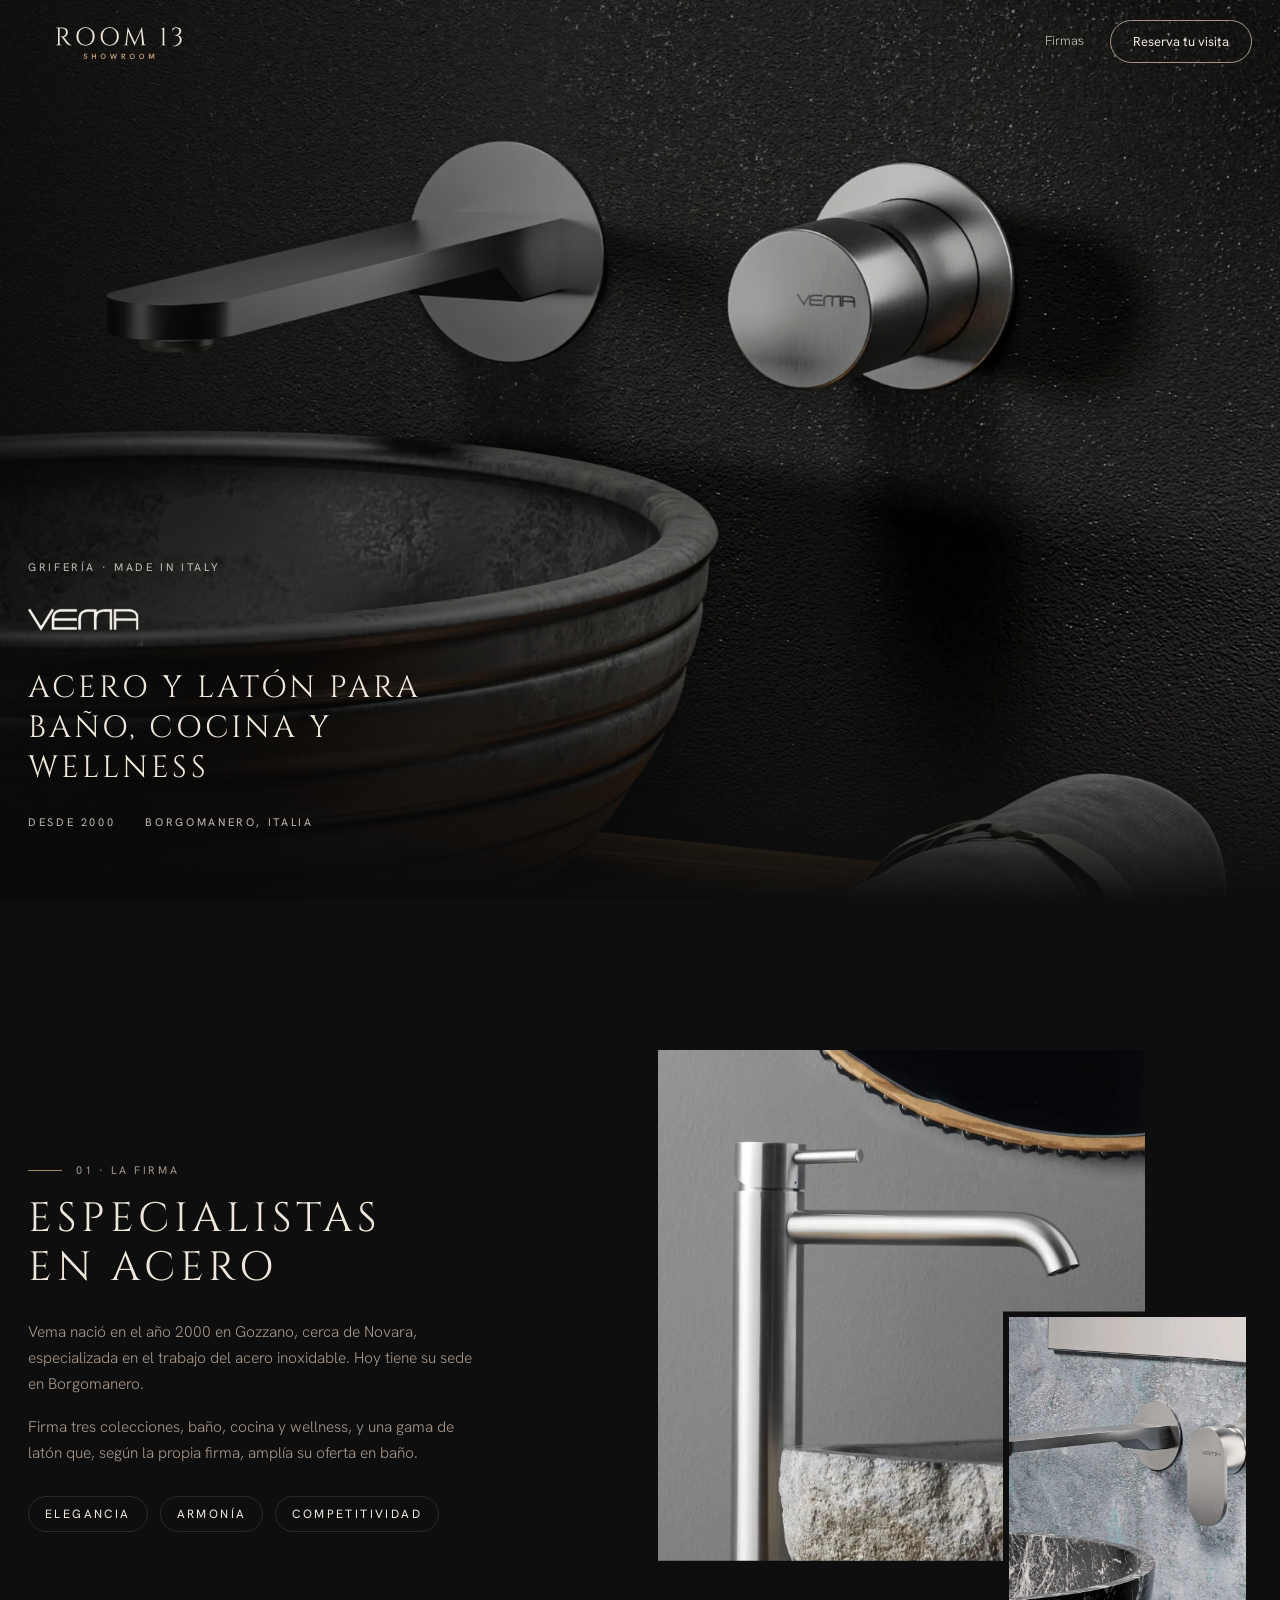
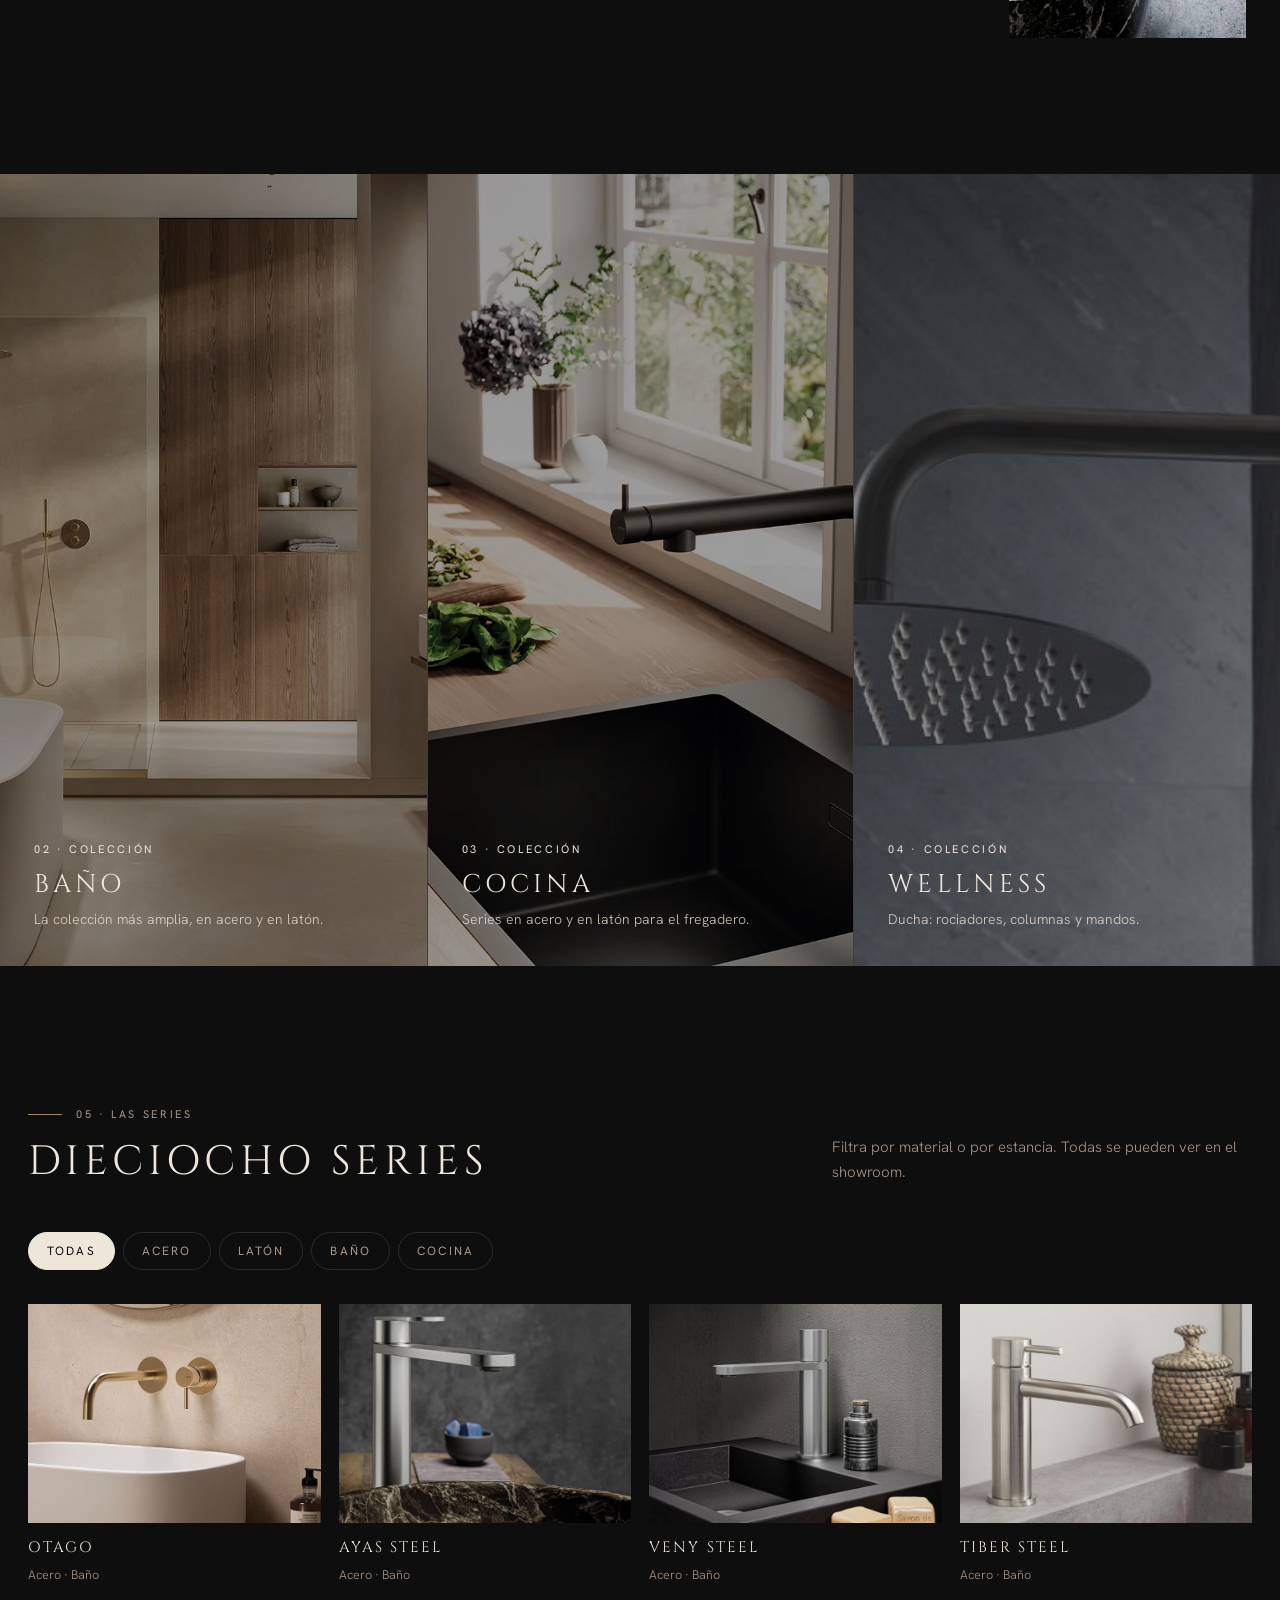
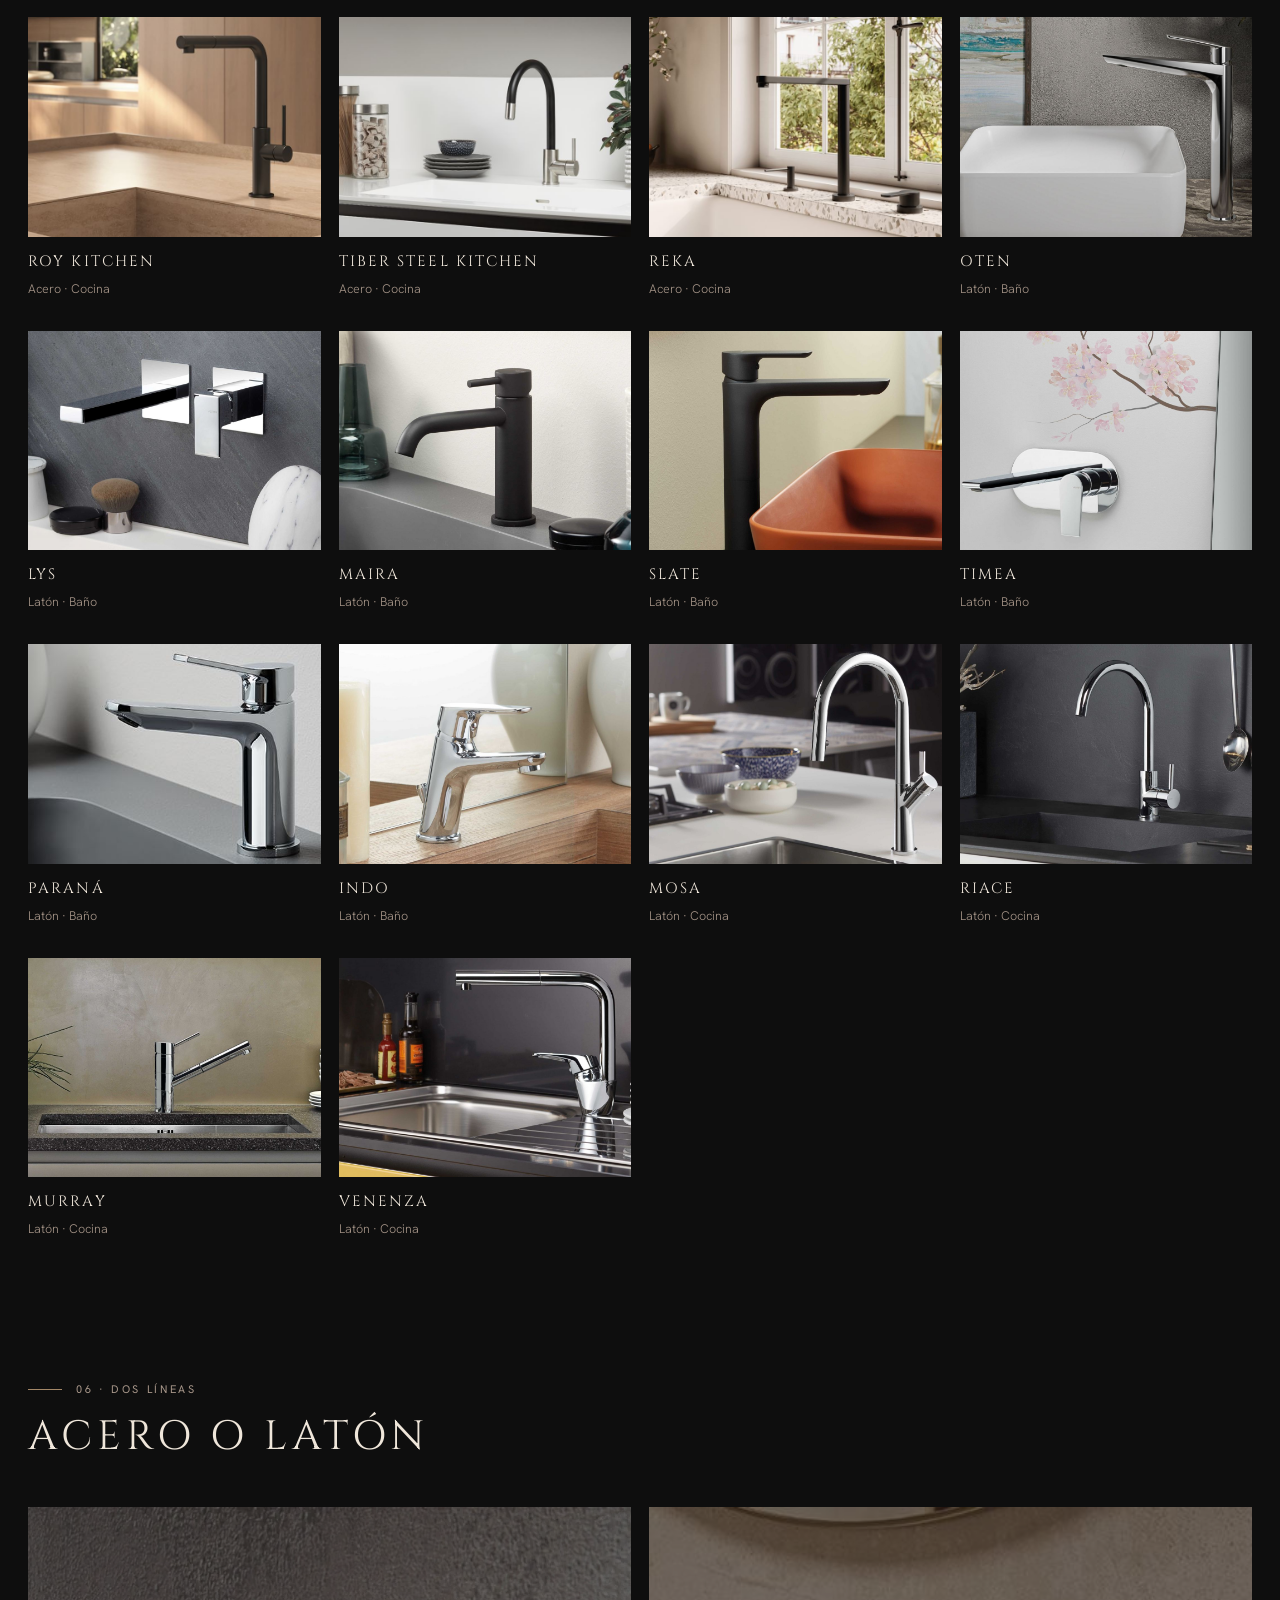
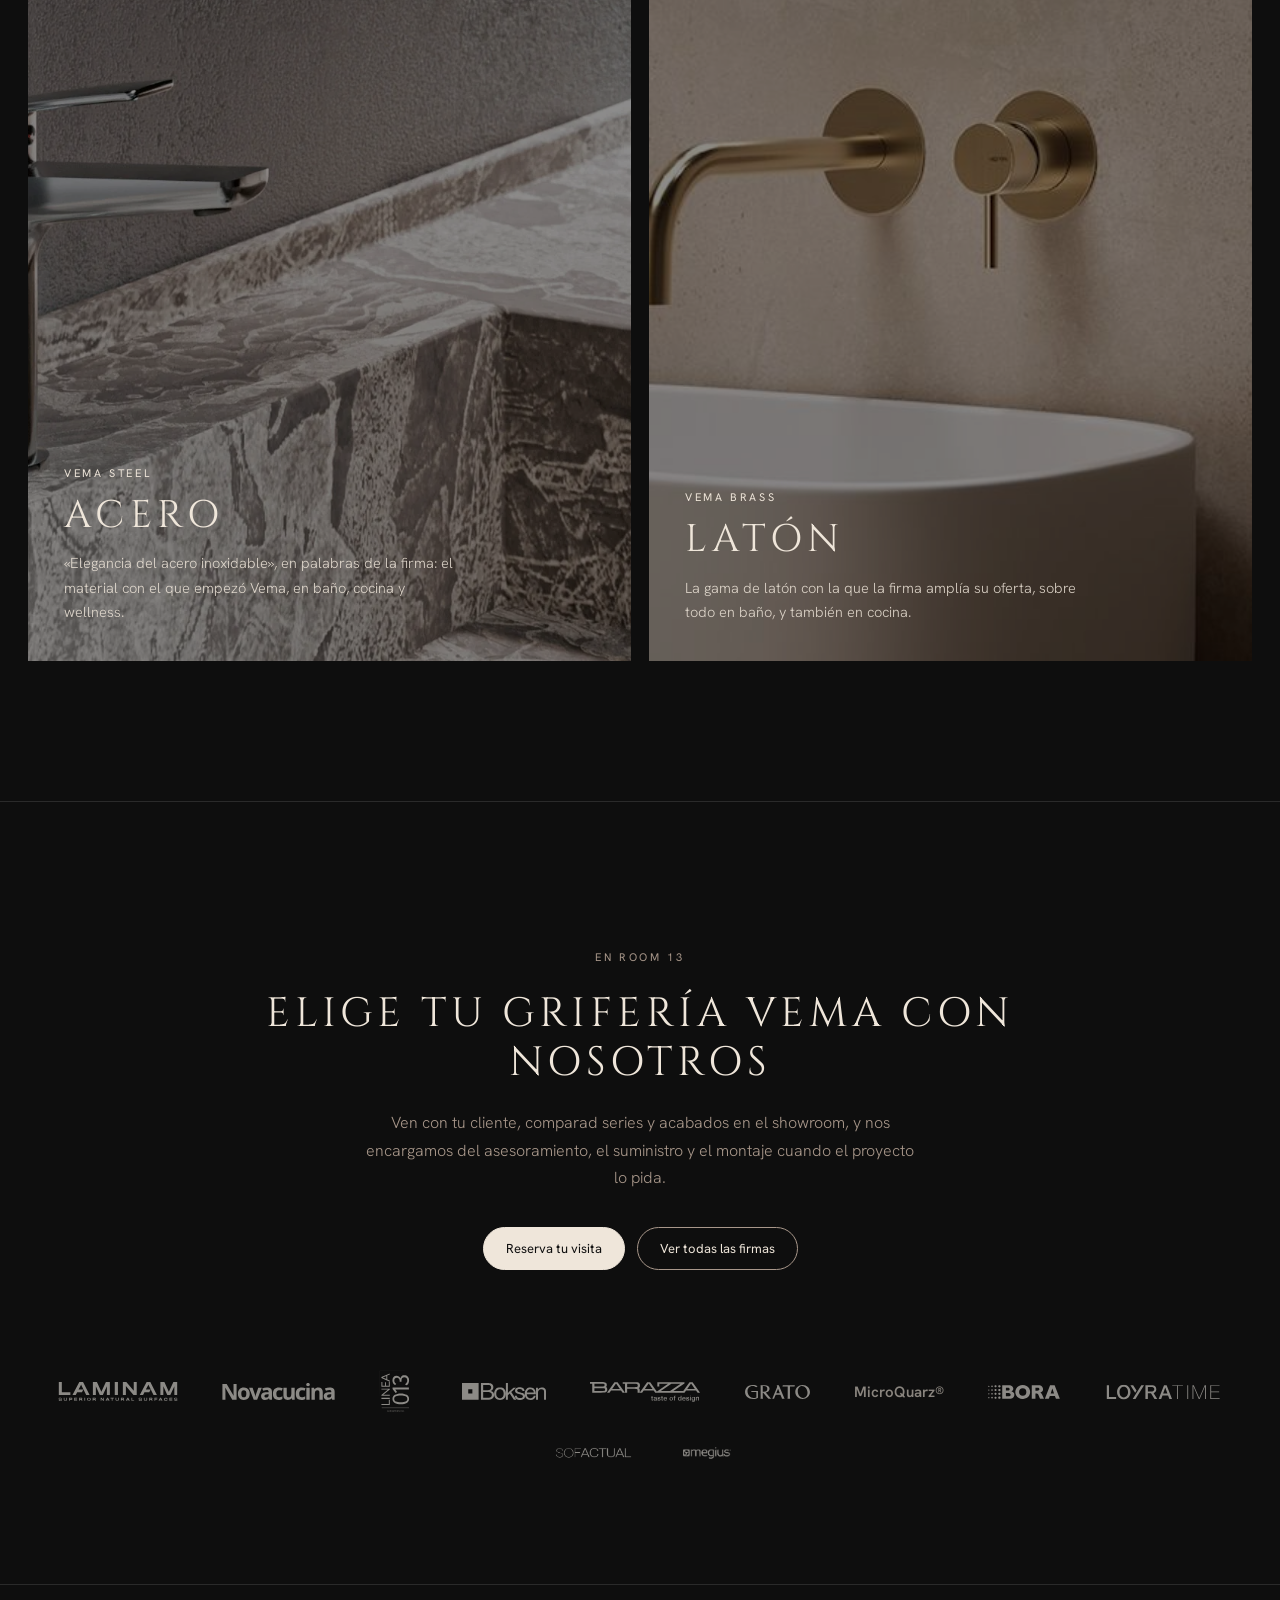
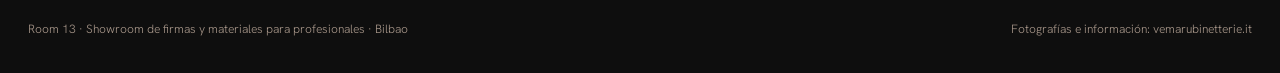
<file: vema.html>
<!doctype html>
<html lang="es">
<head>
<meta charset="utf-8">
<link rel="icon" href="img/favicon.svg" type="image/svg+xml">
<link rel="apple-touch-icon" href="img/favicon-180.png">
<meta name="viewport" content="width=device-width, initial-scale=1">
<title>Vema en Bilbao · Grifería italiana | Room 13 Showroom</title>
<meta name="description" content="Grifería Vema en Bilbao: series de acero inoxidable y latón para baño, cocina y wellness. Compáralas en Room 13, showroom para profesionales.">
<link rel="canonical" href="https://room13.es/vema.html">
<meta name="robots" content="index, follow">
<meta name="theme-color" content="#0e0e0e">
<meta property="og:type" content="website">
<meta property="og:site_name" content="Room 13 Showroom">
<meta property="og:locale" content="es_ES">
<meta property="og:title" content="Vema en Bilbao · Grifería italiana | Room 13 Showroom">
<meta property="og:description" content="Grifería Vema en Bilbao: series de acero inoxidable y latón para baño, cocina y wellness. Compáralas en Room 13, showroom para profesionales.">
<meta property="og:url" content="https://room13.es/vema.html">
<meta property="og:image" content="https://room13.es/img/vema/wellness-steel.jpg">
<meta name="twitter:card" content="summary_large_image">
<meta name="geo.region" content="ES-BI">
<meta name="geo.placename" content="Bilbao">
<script type="application/ld+json">{"@context": "https://schema.org", "@graph": [{"@type": "Organization", "@id": "https://room13.es/#org", "name": "Room 13", "alternateName": "Room 13 Showroom", "url": "https://room13.es/", "logo": "https://room13.es/img/marca/logo-512.png"}, {"@type": "WebPage", "@id": "https://room13.es/vema.html#pagina", "url": "https://room13.es/vema.html", "name": "Vema en Bilbao · Grifería italiana", "inLanguage": "es-ES", "isPartOf": {"@id": "https://room13.es/#web"}, "about": {"@type": "Brand", "name": "Vema"}, "mentions": {"@id": "https://room13.es/#showroom"}, "primaryImageOfPage": "https://room13.es/img/vema/wellness-steel.jpg"}, {"@type": "BreadcrumbList", "itemListElement": [{"@type": "ListItem", "position": 1, "name": "Room 13", "item": "https://room13.es/"}, {"@type": "ListItem", "position": 2, "name": "Firmas", "item": "https://room13.es/#firmas"}, {"@type": "ListItem", "position": 3, "name": "Vema", "item": "https://room13.es/vema.html"}]}]}</script>
<link rel="preconnect" href="https://fonts.googleapis.com">
<link href="https://fonts.googleapis.com/css2?family=Cinzel:wght@400;500&family=Hanken+Grotesk:wght@300;400;500&display=swap" rel="stylesheet">
<style>
  :root {
    --fondo:#0e0e0e; --fondo-2:#171717; --fondo-3:#202020; --texto:#efe6da; --suave:#a8978a; --linea:#2a2a2a; --acento:#c9a57e;
    --display:Cinzel, 'Trajan Pro', Georgia, serif; --sans:'Hanken Grotesk', system-ui, sans-serif;
  }
  * { box-sizing:border-box; margin:0; padding:0; }
  html { scroll-behavior:smooth; }
  body { background:var(--fondo); color:var(--texto); font:300 16px/1.7 var(--sans); -webkit-font-smoothing:antialiased; }
  a { color:inherit; text-decoration:none; }
  img { display:block; max-width:100%; }
  button { font:inherit; color:inherit; background:none; border:0; cursor:pointer; }
  .ancho { max-width:1280px; margin:0 auto; padding:0 28px; }
  @media (max-width:640px) { .ancho { padding:0 16px; } }
  .peq { font:400 11px/1.5 var(--sans); letter-spacing:.24em; text-transform:uppercase; color:var(--suave); }
  h2 { font:400 clamp(26px, 3.2vw, 44px)/1.2 var(--display); letter-spacing:.12em; text-transform:uppercase; }
  .pildora { display:inline-flex; align-items:center; gap:10px; font:400 13px var(--sans); padding:12px 22px; border:1px solid var(--suave); border-radius:999px; transition:background .3s, color .3s, border-color .3s; }
  .pildora:hover { background:var(--texto); color:var(--fondo); border-color:var(--texto); }
  .pildora.llena { background:var(--texto); color:var(--fondo); border-color:var(--texto); }
  .pildora.llena:hover { background:transparent; color:var(--texto); }
  .logo-firma { height:calc(64px * var(--e, 1)); width:auto; object-fit:contain; filter:brightness(0) invert(.92) sepia(.12); }
  .aparece { opacity:0; transform:translateY(28px); transition:opacity 1.1s ease, transform 1.1s cubic-bezier(.2,.7,.2,1); }
  .aparece.visto { opacity:1; transform:none; }
  .revela { clip-path:inset(0 0 100% 0); transition:clip-path 1.5s cubic-bezier(.6,0,.2,1); }
  .revela.visto, .visto > .revela { clip-path:inset(0); }
  .etiqueta { display:flex; align-items:center; gap:14px; }
  .etiqueta i { width:34px; height:1px; background:var(--acento); opacity:.8; }
  .cab-sec { display:flex; justify-content:space-between; align-items:flex-end; gap:30px; margin-bottom:46px; flex-wrap:wrap; }
  .cab-sec p { max-width:420px; color:var(--suave); font-size:15px; }

  header { position:fixed; inset:0 0 auto; z-index:20; padding:20px 0; transition:background .4s; }
  header.solida { background:none; }
  header::before { content:""; position:absolute; inset:0 0 -46px; z-index:-1; pointer-events:none; opacity:0; transition:opacity .5s ease;
    background:linear-gradient(180deg, rgba(14,14,14,.78) 0%, rgba(14,14,14,.45) 50%, rgba(14,14,14,0) 100%);
    -webkit-backdrop-filter:blur(12px) saturate(1.1); backdrop-filter:blur(12px) saturate(1.1);
    -webkit-mask-image:linear-gradient(180deg, #000 0%, #000 45%, transparent 100%); mask-image:linear-gradient(180deg, #000 0%, #000 45%, transparent 100%); }
  header.solida::before { opacity:1; }
  header .ancho { display:flex; justify-content:space-between; align-items:center; gap:16px; }
  header nav { display:flex; gap:26px; align-items:center; font-size:13px; }
  header nav a:not(.pildora) { opacity:.8; }
  .marca { font:400 18px/1 var(--display); letter-spacing:.14em; }
  @media (max-width:640px) { header nav a:not(.pildora) { display:none; } }

  /* Portada: la foto se abre como una lámina de agua, de arriba abajo */
  .portada { position:relative; height:100svh; min-height:580px; overflow:hidden; }
  .portada .foto { position:absolute; inset:0; background:url(img/vema/portada.webp) 60% center / cover; animation:abrir 2.2s cubic-bezier(.7,0,.2,1) .2s both, respirar 18s ease-in-out 2.4s infinite alternate; will-change:transform; }
  .portada::after { content:""; position:absolute; inset:0; background:linear-gradient(90deg, rgba(8,8,8,.82) 0%, rgba(8,8,8,.35) 50%, transparent 80%), linear-gradient(0deg, var(--fondo) 0%, transparent 28%); }
  @keyframes abrir { from { clip-path:inset(0 0 100% 0); } to { clip-path:inset(0); } }
  @keyframes respirar { from { transform:scale(1); } to { transform:scale(1.07); } }
  .portada .ancho { position:relative; z-index:1; height:100%; display:flex; flex-direction:column; justify-content:flex-end; padding-bottom:70px; }
  .portada .bloque { max-width:470px; animation:subir 1.4s cubic-bezier(.2,.7,.2,1) 1.2s both; }
  @keyframes subir { from { opacity:0; transform:translateY(24px); } }
  .portada .logo-firma { margin:18px 0 22px; height:52px; }
  .portada .lema { font:400 clamp(22px, 2.4vw, 32px)/1.3 var(--display); letter-spacing:.1em; text-transform:uppercase; }
  .portada .datos { display:flex; gap:30px; margin-top:26px; }
  .portada .datos span { color:var(--texto); opacity:.8; }

  /* La firma: texto y dos fotos superpuestas */
  .firma { padding:150px 0 130px; }
  .firma .rej { display:grid; grid-template-columns:1fr 1.1fr; gap:90px; align-items:center; }
  .firma .texto p { color:var(--suave); font-size:15.5px; max-width:460px; }
  .firma .texto p + p { margin-top:16px; }
  .firma .texto h2 { margin:16px 0 26px; }
  .palabras { display:flex; gap:12px; flex-wrap:wrap; margin-top:30px; }
  .palabras span { font:400 12px var(--sans); letter-spacing:.2em; text-transform:uppercase; padding:9px 16px; border:1px solid var(--linea); border-radius:999px; }
  .fotos { position:relative; aspect-ratio:1/1; }
  .fotos figure { position:absolute; overflow:hidden; }
  .fotos .f1 { inset:0 18% 14% 0; }
  .fotos .f2 { right:0; bottom:0; width:42%; aspect-ratio:3/4; border:6px solid var(--fondo); }
  .fotos img { width:100%; height:100%; object-fit:cover; }
  @media (max-width:900px) { .firma .rej { grid-template-columns:1fr; gap:50px; } }

  /* Ambientes: tres estancias a sangre */
  .ambientes { display:grid; grid-template-columns:repeat(3, 1fr); height:88svh; min-height:520px; }
  .amb { position:relative; overflow:hidden; display:flex; align-items:flex-end; padding:34px; }
  .amb img { position:absolute; inset:0; width:100%; height:100%; object-fit:cover; filter:brightness(.62); transition:transform 1.6s cubic-bezier(.2,.7,.2,1), filter .8s; }
  .amb:hover img { transform:scale(1.05); filter:brightness(.8); }
  .amb + .amb { border-left:1px solid rgba(201,165,126,.3); }
  .amb .txt { position:relative; z-index:1; }
  .amb b { display:block; font:400 clamp(20px, 2vw, 28px)/1.2 var(--display); letter-spacing:.16em; text-transform:uppercase; margin:8px 0 8px; }
  .amb p { font-size:14px; opacity:.85; max-width:300px; }
  @media (max-width:860px) { .ambientes { grid-template-columns:1fr; height:auto; } .amb { min-height:62svh; padding:26px 16px; } .amb + .amb { border-left:0; border-top:1px solid rgba(201,165,126,.3); } }

  /* Series: catálogo con filtros */
  .series { padding:140px 0; }
  .filtros { display:flex; flex-wrap:wrap; gap:8px; margin-bottom:34px; }
  .filtros button { font:400 12px var(--sans); letter-spacing:.18em; text-transform:uppercase; padding:10px 18px; border:1px solid var(--linea); border-radius:999px; color:var(--suave); transition:all .3s; }
  .filtros button:hover { color:var(--texto); border-color:var(--suave); }
  .filtros button[aria-pressed="true"] { color:var(--fondo); background:var(--texto); border-color:var(--texto); }
  .rejilla { display:grid; grid-template-columns:repeat(4, minmax(0, 1fr)); gap:30px 18px; }
  .serie.oculta { display:none; }
  .serie figure { aspect-ratio:4/3; overflow:hidden; background:var(--fondo-2); }
  .serie img { width:100%; height:100%; object-fit:cover; transition:transform 1.2s cubic-bezier(.2,.7,.2,1); }
  .serie:hover img { transform:scale(1.06); }
  .serie b { display:block; font:400 15px var(--display); letter-spacing:.14em; text-transform:uppercase; margin:14px 0 2px; }
  .serie span { font-size:12.5px; color:var(--suave); }
  @media (max-width:980px) { .rejilla { grid-template-columns:repeat(3, minmax(0, 1fr)); } }
  @media (max-width:640px) { .rejilla { grid-template-columns:repeat(2, minmax(0, 1fr)); gap:24px 12px; } .serie b { font-size:13px; } }

  /* Dos materiales */
  .materiales { padding:0 0 140px; }
  .dos { display:grid; grid-template-columns:1fr 1fr; gap:18px; }
  .material { position:relative; aspect-ratio:4/5; overflow:hidden; display:flex; align-items:flex-end; padding:36px; }
  .material img { position:absolute; inset:0; width:100%; height:100%; object-fit:cover; filter:brightness(.55); transition:transform 1.6s cubic-bezier(.2,.7,.2,1); }
  .material:hover img { transform:scale(1.04); }
  .material .txt { position:relative; z-index:1; max-width:400px; }
  .material b { display:block; font:400 clamp(26px, 3vw, 40px)/1.1 var(--display); letter-spacing:.14em; text-transform:uppercase; margin:10px 0 14px; }
  .material p { font-size:14.5px; opacity:.88; }
  @media (max-width:760px) { .dos { grid-template-columns:1fr; } .material { padding:24px 18px; } }

  .cierre { padding:140px 0 120px; text-align:center; border-top:1px solid var(--linea); }
  .cierre h2 { max-width:820px; margin:20px auto 22px; }
  .cierre p { max-width:560px; margin:0 auto 36px; color:var(--suave); }
  .cierre .botones { display:flex; gap:12px; justify-content:center; flex-wrap:wrap; }
  .otras { margin-top:100px; display:flex; flex-wrap:wrap; justify-content:center; gap:28px 44px; align-items:center; }
  .otras img { height:calc(20px * var(--e, 1)); width:auto; max-width:120px; object-fit:contain; filter:brightness(0) invert(.92) sepia(.12); opacity:.55; transition:opacity .3s; }
  .otras a:hover img { opacity:1; }
  .otras .txt { font:600 15px var(--sans); opacity:.55; }
  footer { border-top:1px solid var(--linea); padding:34px 0; font-size:12px; color:var(--suave); }
  footer .ancho { display:flex; justify-content:space-between; gap:16px; flex-wrap:wrap; }
  @media (prefers-reduced-motion:reduce) {
    .aparece, .revela { opacity:1; transform:none; clip-path:none; transition:none; }
    .portada .foto, .portada .bloque { animation:none; } html { scroll-behavior:auto; }
  }

  /* Logo Room 13 · Showroom (mismo diseño que el rótulo) */
  .logo-r13 { display:block; height:42px; width:auto; }
  @media (max-width:640px) { .logo-r13 { height:34px; } }
  .sr { position:absolute; width:1px; height:1px; padding:0; margin:-1px; overflow:hidden; clip:rect(0 0 0 0); white-space:nowrap; border:0; }
</style>
<link rel="stylesheet" href="css/movil-firmas.css">
</head>
<body data-firma="vema">

<header id="cabecera">
  <div class="ancho">
    <a class="marca" href="index.html" aria-label="Room 13, inicio"><img src="img/marca/logo-peq.svg" alt="Room 13 Showroom" class="logo-r13"></a>
    <nav aria-label="Principal"><a href="index.html#firmas">Firmas</a><a class="pildora" href="index.html#visita">Reserva tu visita</a></nav>
  </div>
</header>

<main>
<section class="portada">
  <div class="foto" role="img" aria-label="Grifería de pared Vema sobre un lavabo de piedra"></div>
  <div class="ancho">
    <div class="bloque">
      <p class="peq" style="color:var(--texto);opacity:.8">Grifería · Made in Italy</p>
      <h1><img class="logo-firma" src="img/firmas/vema.png" alt="Vema"><span class="sr"> Vema en Bilbao</span></h1>
      <p class="lema">Acero y latón para baño, cocina y wellness</p>
      <div class="datos peq"><span>Desde 2000</span><span>Borgomanero, Italia</span></div>
    </div>
  </div>
</section>

<section class="firma">
  <div class="ancho rej">
    <div class="texto aparece">
      <span class="peq etiqueta"><i></i>01 · La firma</span>
      <h2>Especialistas<br>en acero</h2>
      <p>Vema nació en el año 2000 en Gozzano, cerca de Novara, especializada en el trabajo del acero inoxidable. Hoy tiene su sede en Borgomanero.</p>
      <p>Firma tres colecciones, baño, cocina y wellness, y una gama de latón que, según la propia firma, amplía su oferta en baño.</p>
      <div class="palabras"><span>Elegancia</span><span>Armonía</span><span>Competitividad</span></div>
    </div>
    <div class="fotos">
      <figure class="f1 revela"><img src="img/vema/alto.webp" alt="Grifo alto Vema sobre lavabo de piedra" loading="lazy" style="object-position:30% 50%"></figure>
      <figure class="f2 revela"><img src="img/vema/pared-acero.webp" alt="Grifería de pared Vema en acero" loading="lazy"></figure>
    </div>
  </div>
</section>

<section class="ambientes" aria-label="Colecciones">
  <a class="amb" href="#series" data-filtro="Baño"><img src="img/vema/bano-calido.webp" alt="Baño con grifería Vema" loading="lazy"><div class="txt"><span class="peq" style="color:var(--texto)">02 · Colección</span><b>Baño</b><p>La colección más amplia, en acero y en latón.</p></div></a>
  <a class="amb" href="#series" data-filtro="Cocina"><img src="img/vema/cocina-negra.webp" alt="Cocina con grifo Vema" loading="lazy"><div class="txt"><span class="peq" style="color:var(--texto)">03 · Colección</span><b>Cocina</b><p>Series en acero y en latón para el fregadero.</p></div></a>
  <a class="amb" href="#series" data-filtro="Wellness"><img src="img/vema/wellness-steel.jpg" alt="Rociador de ducha Vema" loading="lazy"><div class="txt"><span class="peq" style="color:var(--texto)">04 · Colección</span><b>Wellness</b><p>Ducha: rociadores, columnas y mandos.</p></div></a>
</section>

<section class="series" id="series">
  <div class="ancho">
    <div class="cab-sec aparece">
      <div><span class="peq etiqueta"><i></i>05 · Las series</span><h2 style="margin-top:14px">Dieciocho series</h2></div>
      <p>Filtra por material o por estancia. Todas se pueden ver en el showroom.</p>
    </div>
    <div class="filtros aparece" role="group" aria-label="Filtrar series" id="filtros">
      <button aria-pressed="true" data-f="todas">Todas</button>
      <button aria-pressed="false" data-f="Steel">Acero</button>
      <button aria-pressed="false" data-f="Brass">Latón</button>
      <button aria-pressed="false" data-f="Baño">Baño</button>
      <button aria-pressed="false" data-f="Cocina">Cocina</button>
    </div>
    <div class="rejilla" id="rejilla"></div>
  </div>
</section>

<section class="materiales">
  <div class="ancho">
    <div class="cab-sec aparece">
      <div><span class="peq etiqueta"><i></i>06 · Dos líneas</span><h2 style="margin-top:14px">Acero o latón</h2></div>
    </div>
    <div class="dos">
      <div class="material aparece"><img src="img/vema/lavabo-marmol.webp" alt="Grifo Vema Steel sobre mármol" loading="lazy"><div class="txt"><span class="peq" style="color:var(--texto)">Vema Steel</span><b>Acero</b><p>«Elegancia del acero inoxidable», en palabras de la firma: el material con el que empezó Vema, en baño, cocina y wellness.</p></div></div>
      <div class="material aparece"><img src="img/vema/otago.jpg" alt="Grifería de pared Vema en acabado dorado" loading="lazy"><div class="txt"><span class="peq" style="color:var(--texto)">Vema Brass</span><b>Latón</b><p>La gama de latón con la que la firma amplía su oferta, sobre todo en baño, y también en cocina.</p></div></div>
    </div>
  </div>
</section>

<section class="cierre">
  <div class="ancho aparece">
    <span class="peq">En Room 13</span>
    <h2>Elige tu grifería Vema con nosotros</h2>
    <p>Ven con tu cliente, comparad series y acabados en el showroom, y nos encargamos del asesoramiento, el suministro y el montaje cuando el proyecto lo pida.</p>
    <div class="botones"><a class="pildora llena" href="index.html#visita">Reserva tu visita</a><a class="pildora" href="index.html#firmas">Ver todas las firmas</a></div>
    <nav class="otras" aria-label="Otras firmas" id="otras"></nav>
  </div>
</section>
</main>

<footer><div class="ancho"><span>Room 13 · Showroom de firmas y materiales para profesionales · Bilbao</span><span>Fotografías e información: vemarubinetterie.it</span></div></footer>

<script>
  // Series de su web (vemarubinetterie.it): [nombre, foto, línea, estancia]
  const SERIES = [
    ['Otago', 'otago', 'Steel', 'Baño'], ['Ayas Steel', 'ayas', 'Steel', 'Baño'], ['Veny Steel', 'veny', 'Steel', 'Baño'], ['Tiber Steel', 'tiber', 'Steel', 'Baño'],
    ['Roy Kitchen', 'roy', 'Steel', 'Cocina'], ['Tiber Steel Kitchen', 'tiber-kitchen', 'Steel', 'Cocina'], ['Reka', 'reka', 'Steel', 'Cocina'],
    ['Oten', 'oten', 'Brass', 'Baño'], ['Lys', 'lys', 'Brass', 'Baño'], ['Maira', 'maira', 'Brass', 'Baño'], ['Slate', 'slate', 'Brass', 'Baño'],
    ['Timea', 'timea', 'Brass', 'Baño'], ['Paraná', 'parana', 'Brass', 'Baño'], ['Indo', 'indo', 'Brass', 'Baño'],
    ['Mosa', 'mosa', 'Brass', 'Cocina'], ['Riace', 'riace', 'Brass', 'Cocina'], ['Murray', 'murray', 'Brass', 'Cocina'], ['Venenza', 'venenza', 'Brass', 'Cocina'],
  ];
  const NOMBRE = { Steel: 'Acero', Brass: 'Latón' };
  const rejilla = document.getElementById('rejilla');
  rejilla.innerHTML = SERIES.map(([n, f, l, e]) => `<div class="serie" data-l="${l}" data-e="${e}"><figure><img src="img/vema/${f}.jpg" alt="Serie ${n} de Vema" loading="lazy"></figure><b>${n}</b><span>${NOMBRE[l]} · ${e}</span></div>`).join('');
  const filtros = document.getElementById('filtros');
  const filtrar = f => {
    filtros.querySelectorAll('button').forEach(b => b.setAttribute('aria-pressed', b.dataset.f === f));
    rejilla.querySelectorAll('.serie').forEach(s => s.classList.toggle('oculta', f !== 'todas' && s.dataset.l !== f && s.dataset.e !== f));
  };
  filtros.addEventListener('click', e => { const b = e.target.closest('button'); if (b) filtrar(b.dataset.f); });
  document.querySelectorAll('.amb').forEach(a => a.addEventListener('click', () => { const f = a.dataset.filtro; filtrar(f === 'Wellness' ? 'todas' : f); }));

  const cab = document.getElementById('cabecera');
  addEventListener('scroll', () => cab.classList.toggle('solida', scrollY > innerHeight * .7), { passive: true });
  const obs = new IntersectionObserver(es => es.forEach(e => { if (e.isIntersecting) { e.target.classList.add('visto'); obs.unobserve(e.target); } }), { threshold: .15 });
  document.querySelectorAll('.aparece, .fotos').forEach(el => obs.observe(el));
</script>
<script src="js/firmas.js"></script>
</body>
</html>
</file>
<file: css/movil-firmas.css>
/* Móvil minimalista para las páginas de firma: más aire a los lados, fotos contenidas y letra más pequeña.
   Solo actúa en pantallas estrechas; el ordenador no cambia. */
@media (max-width: 640px) {
  .ancho { padding-left: 26px !important; padding-right: 26px !important; }
  body { font-size: 14.5px; }
  main section:not(:first-of-type) { padding-top: 64px; padding-bottom: 64px; }
  main h2 { font-size: clamp(19px, 5.6vw, 23px) !important; letter-spacing: .1em !important; line-height: 1.25 !important; }
  main h3 { font-size: 15px !important; }
  main p { font-size: 14px; }
  .peq { font-size: 10px !important; }
  .cab-sec, .cab { margin-bottom: 26px !important; gap: 10px !important; }
  .cab-sec p, .cab p { font-size: 13.5px !important; }

  /* Fotos: nunca más de la mitad de la pantalla, y con margen a los lados */
  main section:not(:first-of-type) :is(figure, .foto, .pano, .uso, .material, .amb, .render, .alzado, .mat, .coleccion, .sistema, .hito, .cocina, .serie, .bento > *, .celda, .tarjeta, .card) img { max-height: 46svh; object-fit: cover; }
  main section:not(:first-of-type) :is(figure, .foto, .pano, .uso, .material, .amb, .render) { max-height: 46svh; }
  main section:not(:first-of-type) > img, main section:not(:first-of-type) .ancho > img { max-height: 46svh; object-fit: cover; }
  main section:not(:first-of-type) :is(.partida a, .ambientes .amb, .perfil) { min-height: 0 !important; height: 46svh !important; }

  /* Rejillas de muestras y colores: más pequeñas */
  main :is(.chips, .muestras, .colores, .vidrios) { gap: 8px !important; }

  /* Pie y cierre */
  .cierre { padding-top: 72px !important; padding-bottom: 64px !important; }
  .cierre h2 { margin-bottom: 14px !important; }
  .otras { margin-top: 56px !important; gap: 20px 28px !important; }
  footer .ancho { font-size: 11px; gap: 6px !important; }
}
</file>
